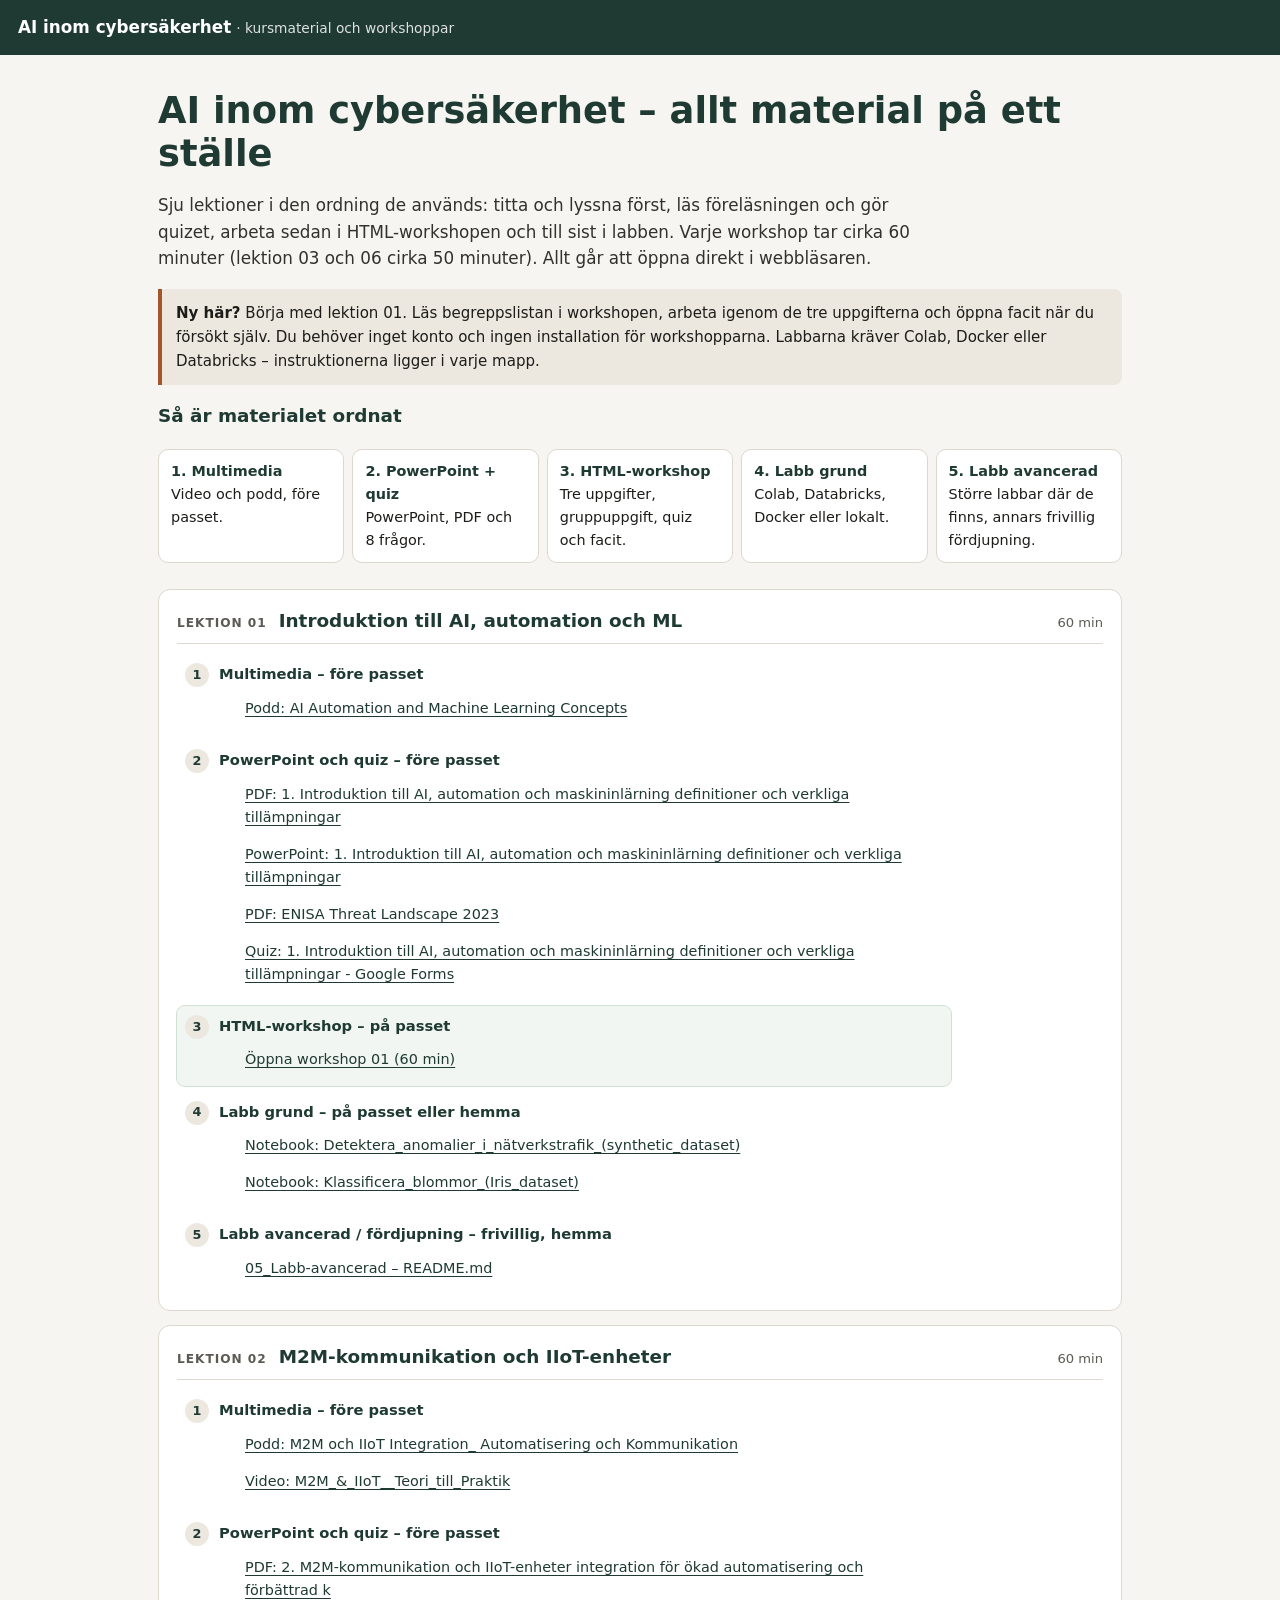
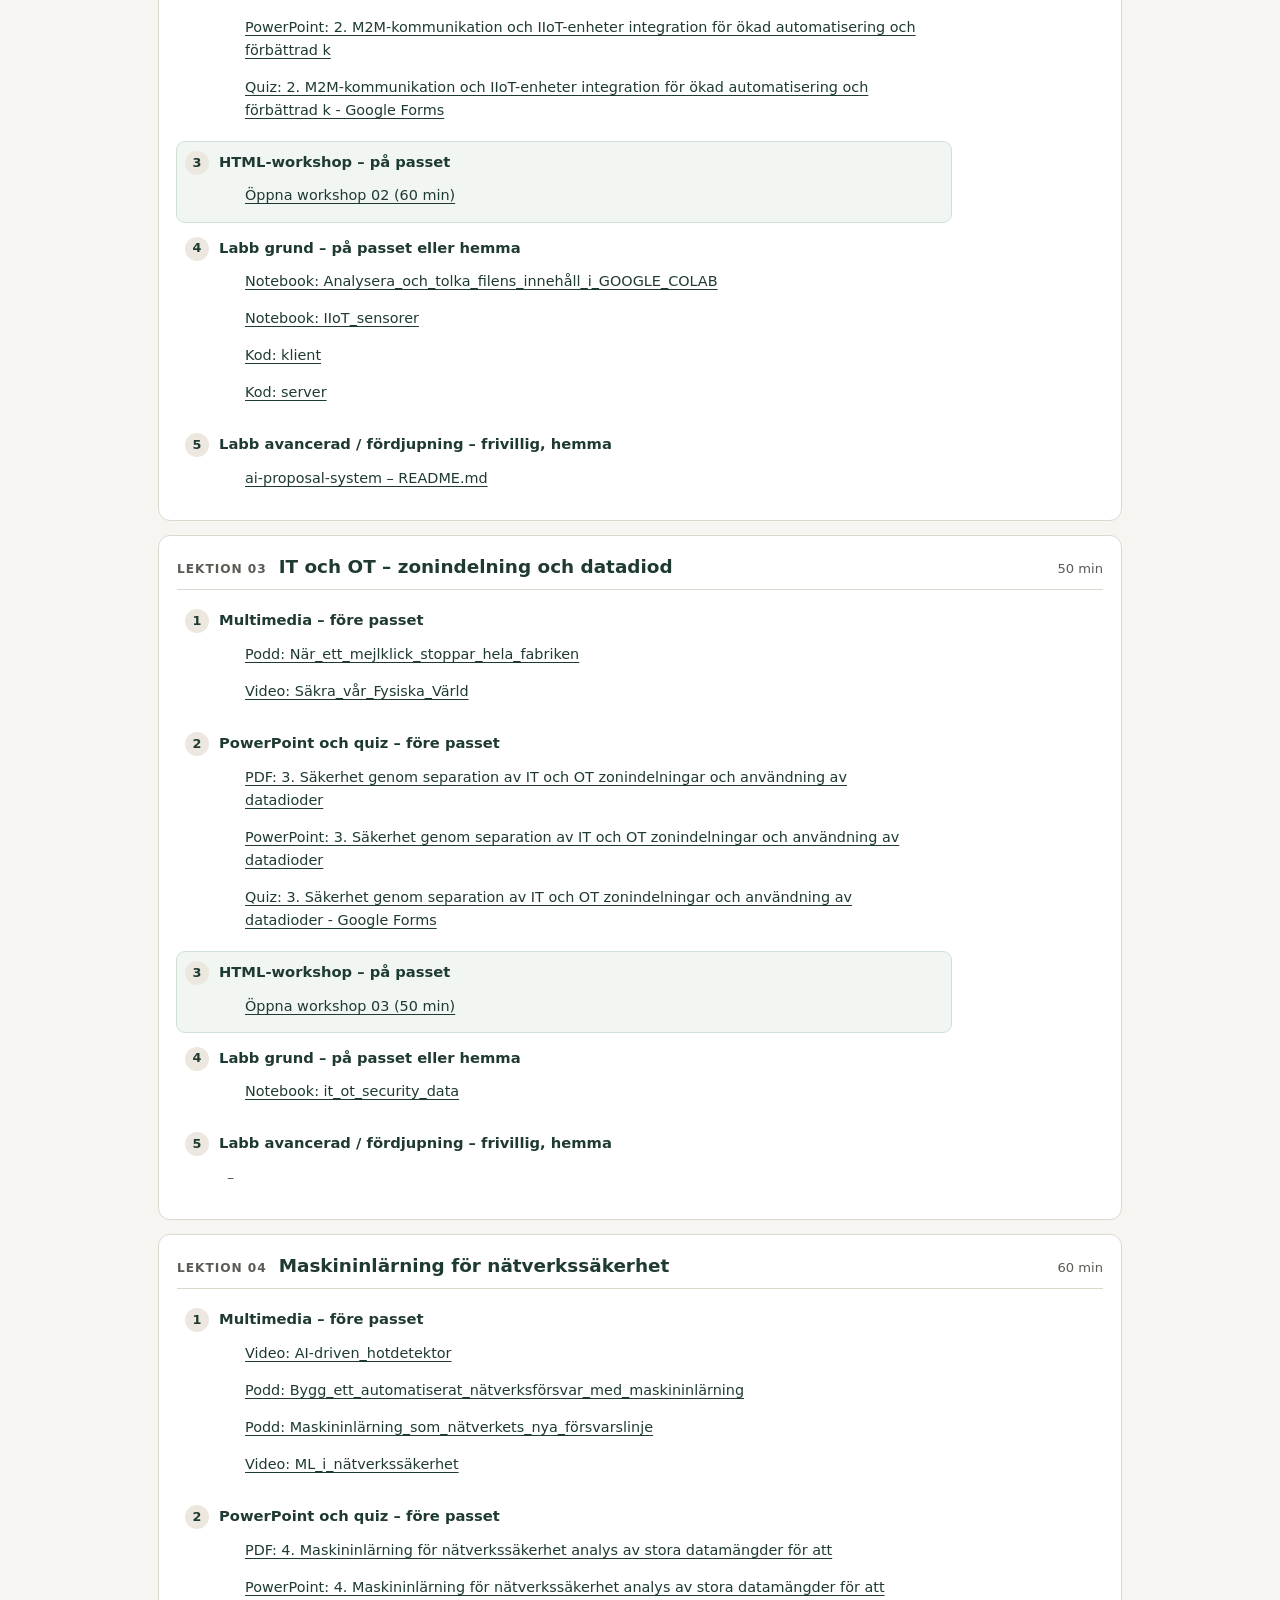
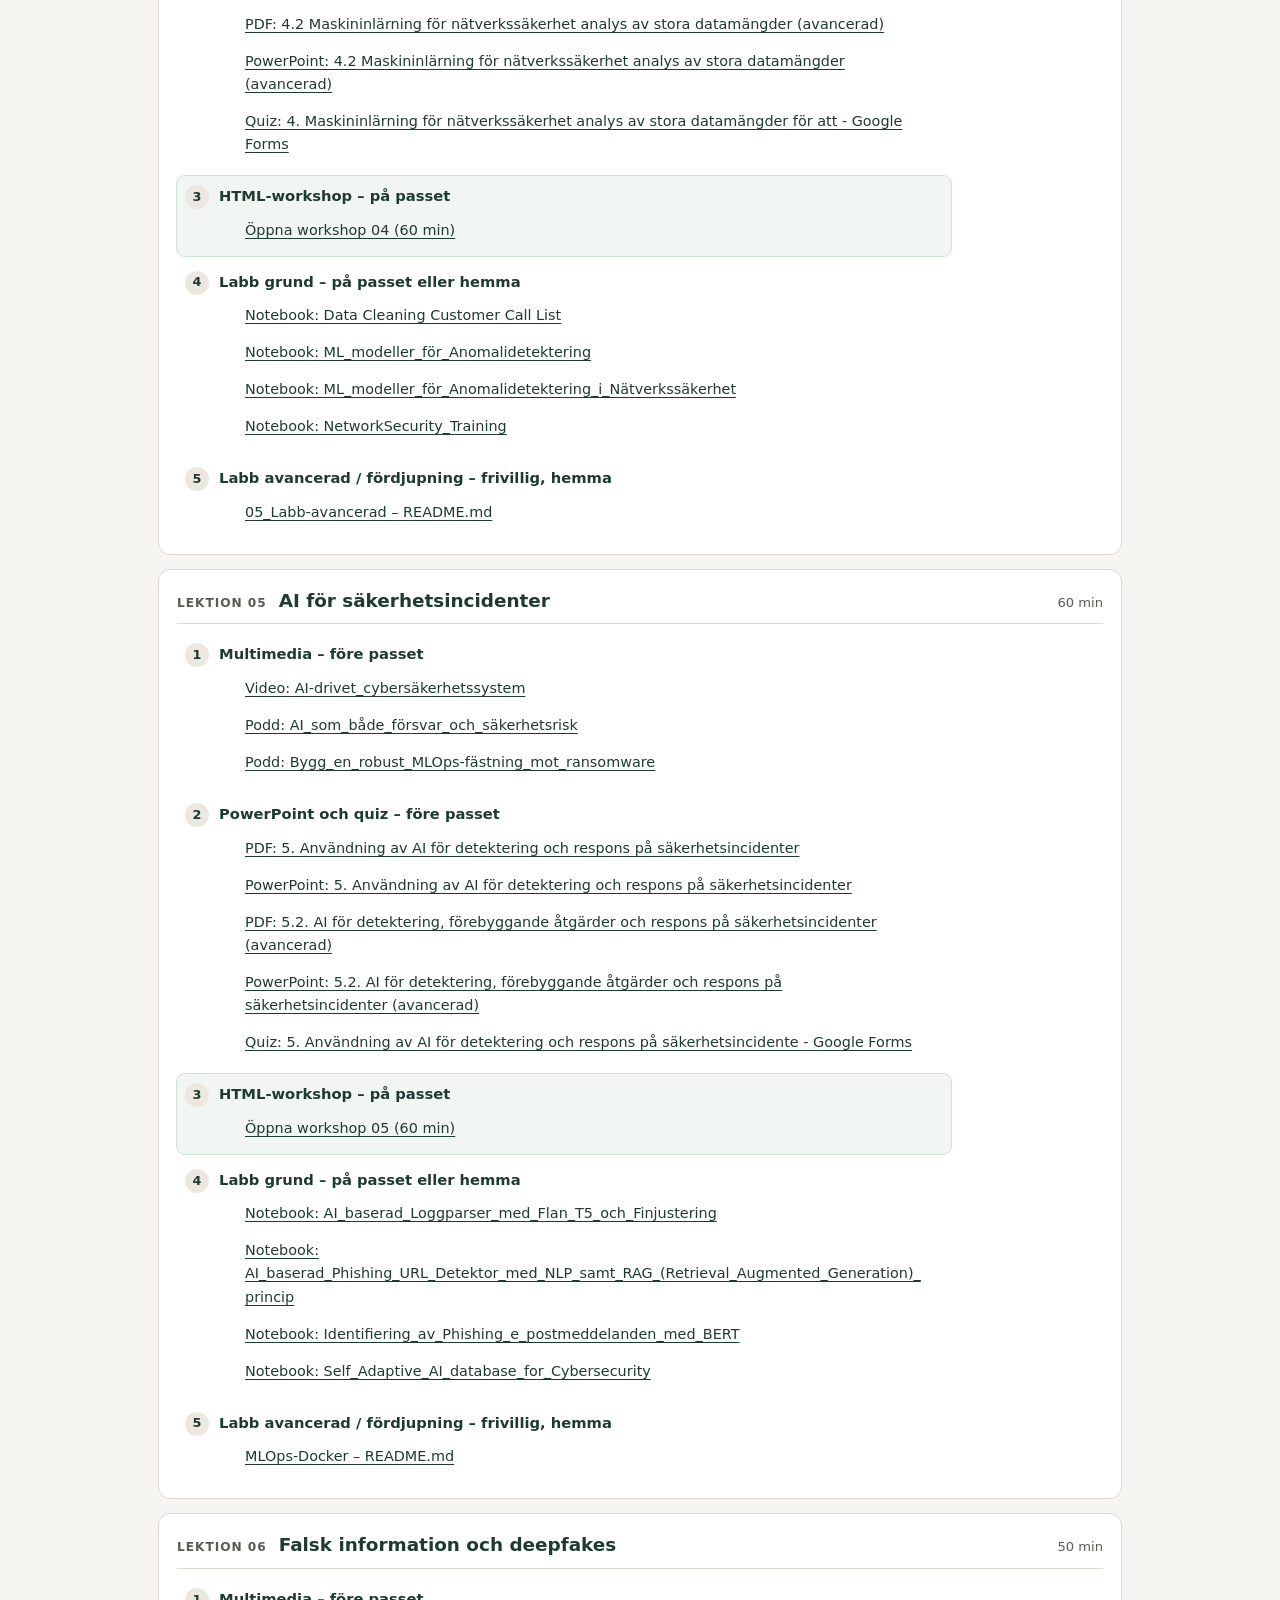
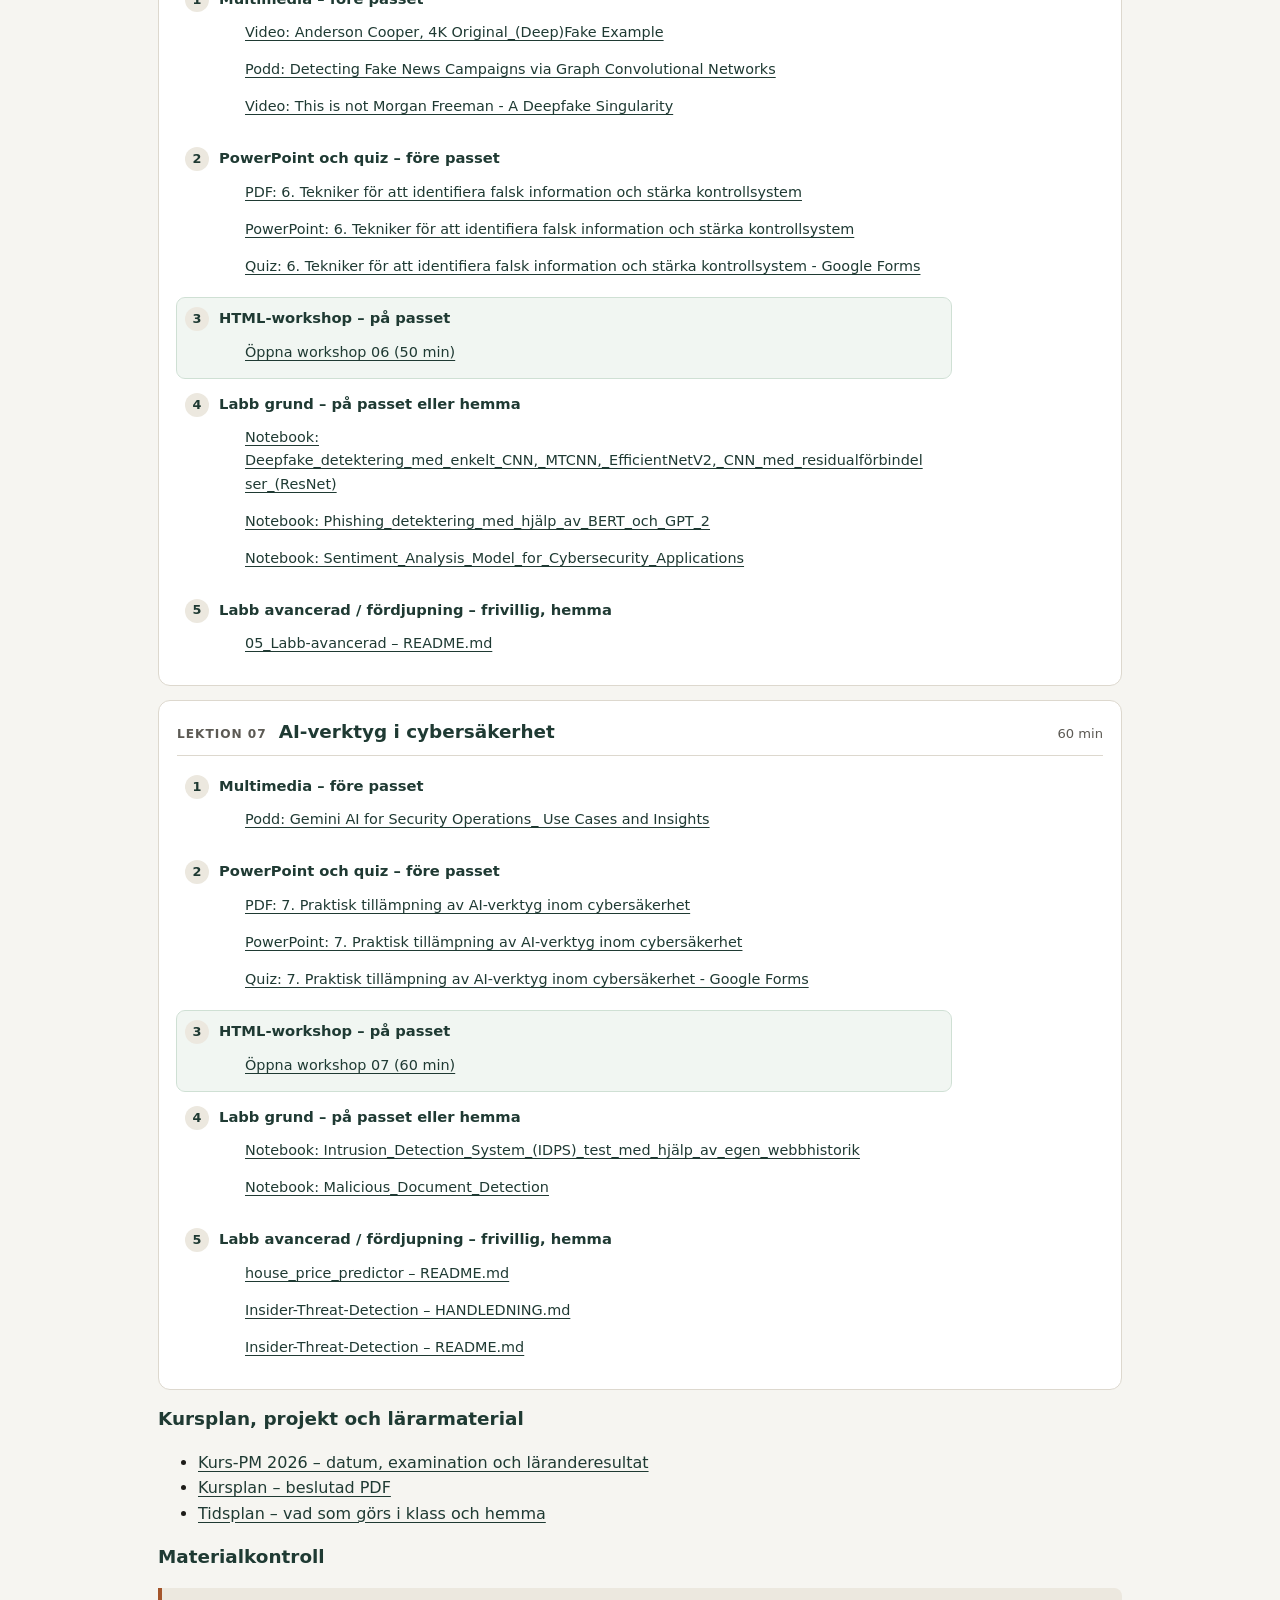
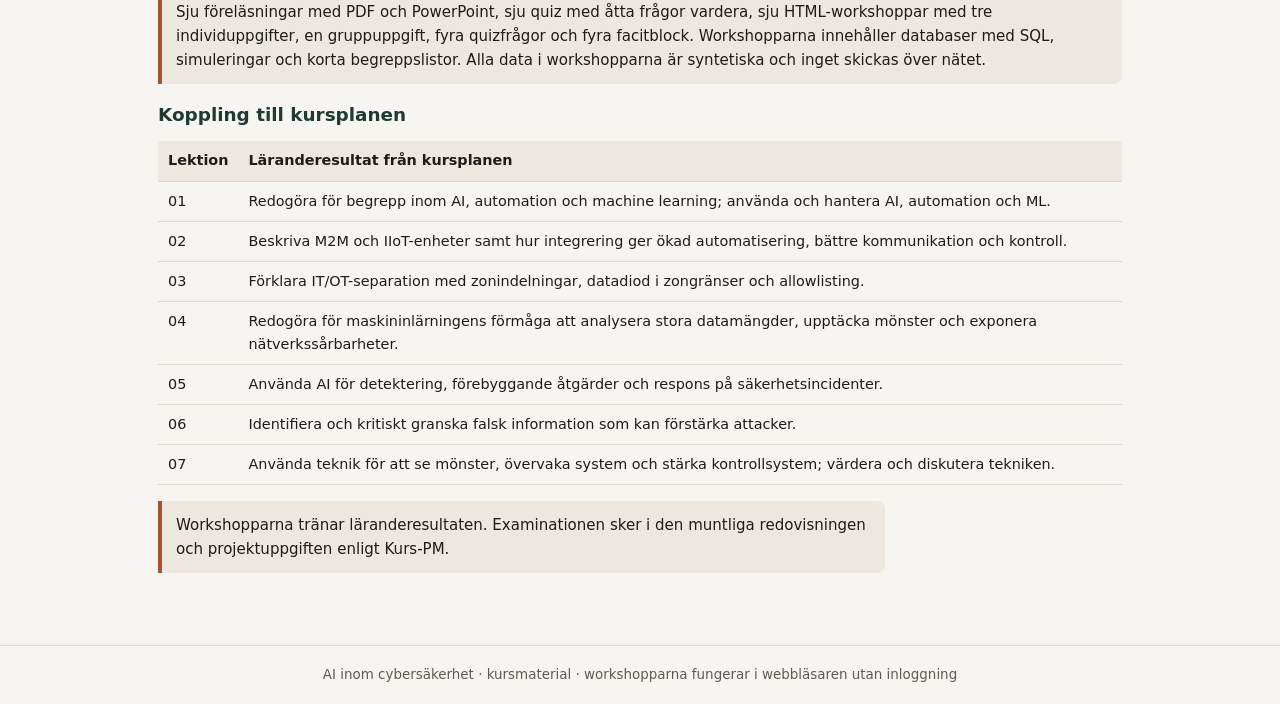
<file: index.html>
<!DOCTYPE html>
<html lang="sv">
<head>
<meta charset="utf-8">
<meta name="viewport" content="width=device-width, initial-scale=1">
<title>AI inom cybersäkerhet – kursmaterial</title>
<style>
:root{--dark:#1f3a33;--acc:#a4552b;--bg:#f6f5f1;--card:#fff;--ink:#1d1c19;--muted:#5c5a54;--line:#ddd8ce;--soft:#ece8df}
*{box-sizing:border-box}
body{margin:0;background:var(--bg);color:var(--ink);font:16px/1.6 system-ui,-apple-system,"Segoe UI",Roboto,Arial,sans-serif}
header{background:var(--dark);color:#fff;padding:14px 18px}
header strong{font-size:1.05rem} header span{font-size:.86rem;opacity:.85}
main{max-width:1000px;margin:0 auto;padding:28px 18px 56px}
h1{font-size:clamp(1.7rem,3.4vw,2.3rem);line-height:1.15;margin:.2em 0 .4em;color:var(--dark)}
.lead{font-size:1.05rem;max-width:74ch;color:#33312c}
h2{font-size:1.15rem;margin:0;color:var(--dark)}
p,li{max-width:76ch}
.note{background:var(--soft);border-left:4px solid var(--acc);border-radius:0 8px 8px 0;padding:12px 14px;font-size:.94rem;margin:16px 0}
.order{display:grid;gap:8px;grid-template-columns:repeat(auto-fit,minmax(170px,1fr));margin:18px 0 26px;padding:0;list-style:none}
.order li{background:var(--card);border:1px solid var(--line);border-radius:10px;padding:10px 12px;font-size:.9rem}
.order b{display:block;color:var(--dark)}
.lesson{background:var(--card);border:1px solid var(--line);border-radius:12px;padding:16px 18px;margin:14px 0}
.lhead{display:flex;flex-wrap:wrap;align-items:baseline;gap:8px 12px;border-bottom:1px solid var(--line);padding-bottom:8px}
.lhead .no{font-size:.76rem;letter-spacing:.08em;text-transform:uppercase;color:var(--muted);font-weight:700}
.lhead .time{margin-left:auto;font-size:.82rem;color:var(--muted)}
.steps{list-style:none;margin:10px 0 0;padding:0;display:grid;gap:6px}
.steps li{display:flex;gap:10px;padding:7px 8px;border-radius:8px;min-width:0}
.steps li>div{min-width:0}
.steps a{overflow-wrap:anywhere}
.tablewrap{overflow-x:auto;margin:12px 0}
table{width:100%;border-collapse:collapse;font-size:.9rem;min-width:560px}
th,td{text-align:left;padding:8px 10px;border-bottom:1px solid var(--line);vertical-align:top}
th{background:var(--soft);font-weight:600}
.steps li.hl{background:#f1f6f2;outline:1px solid #cfe0d4}
.steps .step{flex:0 0 24px;height:24px;border-radius:50%;background:var(--soft);color:var(--dark);font-size:.8rem;font-weight:700;display:grid;place-items:center;margin-top:2px}
.steps b{font-size:.92rem;color:var(--dark)}
.steps ul{margin:3px 0 0;padding-left:18px;font-size:.9rem}
.steps li.none{color:var(--muted);list-style:none;margin-left:-18px}
.missing{color:#a32b1c;font-size:.85rem}
a{color:var(--dark);text-underline-offset:3px}
footer{border-top:1px solid var(--line);padding:18px;text-align:center;color:var(--muted);font-size:.84rem}
@media(max-width:520px){main{padding:18px 12px 40px}.lesson{padding:14px 12px}.lhead .time{margin-left:0}}
@media print{header,footer,.note{display:none}body{background:#fff}.lesson{break-inside:avoid}}
</style>
</head>
<body>
<header><strong>AI inom cybersäkerhet</strong> <span>· kursmaterial och workshoppar</span></header>
<main>
<h1>AI inom cybersäkerhet – allt material på ett ställe</h1>
<p class="lead">Sju lektioner i den ordning de används: titta och lyssna först, läs föreläsningen och gör quizet,
arbeta sedan i HTML-workshopen och till sist i labben. Varje workshop tar cirka 60 minuter
(lektion 03 och 06 cirka 50 minuter). Allt går att öppna direkt i webbläsaren.</p>

<div class="note"><b>Ny här?</b> Börja med lektion 01. Läs begreppslistan i workshopen, arbeta igenom
de tre uppgifterna och öppna facit när du försökt själv. Du behöver inget konto och ingen installation
för workshopparna. Labbarna kräver Colab, Docker eller Databricks – instruktionerna ligger i varje mapp.</div>

<h2>Så är materialet ordnat</h2>
<ol class="order">
  <li><b>1. Multimedia</b>Video och podd, före passet.</li>
  <li><b>2. PowerPoint + quiz</b>PowerPoint, PDF och 8 frågor.</li>
  <li><b>3. HTML-workshop</b>Tre uppgifter, gruppuppgift, quiz och facit.</li>
  <li><b>4. Labb grund</b>Colab, Databricks, Docker eller lokalt.</li>
  <li><b>5. Labb avancerad</b>Större labbar där de finns, annars frivillig fördjupning.</li>
</ol>


<article class="lesson">
  <div class="lhead"><span class="no">Lektion 01</span><h2>Introduktion till AI, automation och ML</h2><span class="time">60 min</span></div>
  <ol class="steps">
    <li><span class="step">1</span><div><b>Multimedia – före passet</b><ul><li><a href="01_Introduktion%20till%20AI%2C%20automation%20och%20ML/01_Multimedia/AI%20Automation%20and%20Machine%20Learning%20Concepts.wav">Podd: AI Automation and Machine Learning Concepts</a></li></ul></div></li>
    <li><span class="step">2</span><div><b>PowerPoint och quiz – före passet</b><ul><li><a href="01_Introduktion%20till%20AI%2C%20automation%20och%20ML/02_PowerPoint-och-quiz/1.%20Introduktion%20till%20AI%2C%20automation%20och%20maskininl%C3%A4rning%20definitioner%20och%20verkliga%20till%C3%A4mpningar.pdf">PDF: 1. Introduktion till AI, automation och maskininlärning definitioner och verkliga tillämpningar</a></li><li><a href="01_Introduktion%20till%20AI%2C%20automation%20och%20ML/02_PowerPoint-och-quiz/1.%20Introduktion%20till%20AI%2C%20automation%20och%20maskininl%C3%A4rning%20definitioner%20och%20verkliga%20till%C3%A4mpningar.pptx">PowerPoint: 1. Introduktion till AI, automation och maskininlärning definitioner och verkliga tillämpningar</a></li><li><a href="01_Introduktion%20till%20AI%2C%20automation%20och%20ML/02_PowerPoint-och-quiz/ENISA%20Threat%20Landscape%202023.pdf">PDF: ENISA Threat Landscape 2023</a></li><li><a href="01_Introduktion%20till%20AI%2C%20automation%20och%20ML/02_PowerPoint-och-quiz/1.%20Introduktion%20till%20AI%2C%20automation%20och%20maskininl%C3%A4rning%20definitioner%20och%20verkliga%20till%C3%A4mpningar%20-%20Google%20Forms.pdf">Quiz: 1. Introduktion till AI, automation och maskininlärning definitioner och verkliga tillämpningar - Google Forms</a></li></ul></div></li>
    <li class="hl"><span class="step">3</span><div><b>HTML-workshop – på passet</b><ul><li><a href="01_Introduktion%20till%20AI%2C%20automation%20och%20ML/03_Workshop/workshop-01-introduktion-ai.html">Öppna workshop 01 (60 min)</a></li></ul></div></li>
    <li><span class="step">4</span><div><b>Labb grund – på passet eller hemma</b><ul><li><a href="01_Introduktion%20till%20AI%2C%20automation%20och%20ML/04_Labb-grund/Detektera_anomalier_i_n%C3%A4tverkstrafik_%28synthetic_dataset%29.ipynb">Notebook: Detektera_anomalier_i_nätverkstrafik_(synthetic_dataset)</a></li><li><a href="01_Introduktion%20till%20AI%2C%20automation%20och%20ML/04_Labb-grund/Klassificera_blommor_%28Iris_dataset%29.ipynb">Notebook: Klassificera_blommor_(Iris_dataset)</a></li></ul></div></li>
    <li><span class="step">5</span><div><b>Labb avancerad / fördjupning – frivillig, hemma</b><ul><li><a href="01_Introduktion%20till%20AI%2C%20automation%20och%20ML/05_Labb-avancerad/README.md">05_Labb-avancerad – README.md</a></li></ul></div></li>
  </ol>
</article>
<article class="lesson">
  <div class="lhead"><span class="no">Lektion 02</span><h2>M2M-kommunikation och IIoT-enheter</h2><span class="time">60 min</span></div>
  <ol class="steps">
    <li><span class="step">1</span><div><b>Multimedia – före passet</b><ul><li><a href="02_M2M-kommunikation%20och%20IIoT-enheter/01_Multimedia/M2M%20och%20IIoT%20Integration_%20Automatisering%20och%20Kommunikation.wav">Podd: M2M och IIoT Integration_ Automatisering och Kommunikation</a></li><li><a href="02_M2M-kommunikation%20och%20IIoT-enheter/01_Multimedia/M2M_%26_IIoT__Teori_till_Praktik.mp4">Video: M2M_&_IIoT__Teori_till_Praktik</a></li></ul></div></li>
    <li><span class="step">2</span><div><b>PowerPoint och quiz – före passet</b><ul><li><a href="02_M2M-kommunikation%20och%20IIoT-enheter/02_PowerPoint-och-quiz/2.%20M2M-kommunikation%20och%20IIoT-enheter%20integration%20f%C3%B6r%20%C3%B6kad%20automatisering%20och%20f%C3%B6rb%C3%A4ttrad%20k.pdf">PDF: 2. M2M-kommunikation och IIoT-enheter integration för ökad automatisering och förbättrad k</a></li><li><a href="02_M2M-kommunikation%20och%20IIoT-enheter/02_PowerPoint-och-quiz/2.%20M2M-kommunikation%20och%20IIoT-enheter%20integration%20f%C3%B6r%20%C3%B6kad%20automatisering%20och%20f%C3%B6rb%C3%A4ttrad%20k.pptx">PowerPoint: 2. M2M-kommunikation och IIoT-enheter integration för ökad automatisering och förbättrad k</a></li><li><a href="02_M2M-kommunikation%20och%20IIoT-enheter/02_PowerPoint-och-quiz/2.%20M2M-kommunikation%20och%20IIoT-enheter%20integration%20f%C3%B6r%20%C3%B6kad%20automatisering%20och%20f%C3%B6rb%C3%A4ttrad%20k%20-%20Google%20Forms.pdf">Quiz: 2. M2M-kommunikation och IIoT-enheter integration för ökad automatisering och förbättrad k - Google Forms</a></li></ul></div></li>
    <li class="hl"><span class="step">3</span><div><b>HTML-workshop – på passet</b><ul><li><a href="02_M2M-kommunikation%20och%20IIoT-enheter/03_Workshop/workshop-02-m2m-iiot.html">Öppna workshop 02 (60 min)</a></li></ul></div></li>
    <li><span class="step">4</span><div><b>Labb grund – på passet eller hemma</b><ul><li><a href="02_M2M-kommunikation%20och%20IIoT-enheter/04_Labb-grund/Analysera_och_tolka_filens_inneh%C3%A5ll_i_GOOGLE_COLAB.ipynb">Notebook: Analysera_och_tolka_filens_innehåll_i_GOOGLE_COLAB</a></li><li><a href="02_M2M-kommunikation%20och%20IIoT-enheter/04_Labb-grund/IIoT_sensorer.ipynb">Notebook: IIoT_sensorer</a></li><li><a href="02_M2M-kommunikation%20och%20IIoT-enheter/04_Labb-grund/klient.py">Kod: klient</a></li><li><a href="02_M2M-kommunikation%20och%20IIoT-enheter/04_Labb-grund/server.py">Kod: server</a></li></ul></div></li>
    <li><span class="step">5</span><div><b>Labb avancerad / fördjupning – frivillig, hemma</b><ul><li><a href="02_M2M-kommunikation%20och%20IIoT-enheter/05_Labb-avancerad/ai-proposal-system/README.md">ai-proposal-system – README.md</a></li></ul></div></li>
  </ol>
</article>
<article class="lesson">
  <div class="lhead"><span class="no">Lektion 03</span><h2>IT och OT – zonindelning och datadiod</h2><span class="time">50 min</span></div>
  <ol class="steps">
    <li><span class="step">1</span><div><b>Multimedia – före passet</b><ul><li><a href="03_IT%20och%20OT%20-%20zonindelning%20och%20datadiod/01_Multimedia/N%C3%A4r_ett_mejlklick_stoppar_hela_fabriken.m4a">Podd: När_ett_mejlklick_stoppar_hela_fabriken</a></li><li><a href="03_IT%20och%20OT%20-%20zonindelning%20och%20datadiod/01_Multimedia/S%C3%A4kra_v%C3%A5r_Fysiska_V%C3%A4rld.mp4">Video: Säkra_vår_Fysiska_Värld</a></li></ul></div></li>
    <li><span class="step">2</span><div><b>PowerPoint och quiz – före passet</b><ul><li><a href="03_IT%20och%20OT%20-%20zonindelning%20och%20datadiod/02_PowerPoint-och-quiz/3.%20S%C3%A4kerhet%20genom%20separation%20av%20IT%20och%20OT%20zonindelningar%20och%20anv%C3%A4ndning%20av%20datadioder.pdf">PDF: 3. Säkerhet genom separation av IT och OT zonindelningar och användning av datadioder</a></li><li><a href="03_IT%20och%20OT%20-%20zonindelning%20och%20datadiod/02_PowerPoint-och-quiz/3.%20S%C3%A4kerhet%20genom%20separation%20av%20IT%20och%20OT%20zonindelningar%20och%20anv%C3%A4ndning%20av%20datadioder.pptx">PowerPoint: 3. Säkerhet genom separation av IT och OT zonindelningar och användning av datadioder</a></li><li><a href="03_IT%20och%20OT%20-%20zonindelning%20och%20datadiod/02_PowerPoint-och-quiz/3.%20S%C3%A4kerhet%20genom%20separation%20av%20IT%20och%20OT%20zonindelningar%20och%20anv%C3%A4ndning%20av%20datadioder%20-%20Google%20Forms.pdf">Quiz: 3. Säkerhet genom separation av IT och OT zonindelningar och användning av datadioder - Google Forms</a></li></ul></div></li>
    <li class="hl"><span class="step">3</span><div><b>HTML-workshop – på passet</b><ul><li><a href="03_IT%20och%20OT%20-%20zonindelning%20och%20datadiod/03_Workshop/workshop-03-it-ot.html">Öppna workshop 03 (50 min)</a></li></ul></div></li>
    <li><span class="step">4</span><div><b>Labb grund – på passet eller hemma</b><ul><li><a href="03_IT%20och%20OT%20-%20zonindelning%20och%20datadiod/04_Labb-grund/it_ot_security_data.ipynb">Notebook: it_ot_security_data</a></li></ul></div></li>
    <li><span class="step">5</span><div><b>Labb avancerad / fördjupning – frivillig, hemma</b><ul><li class="none">–</li></ul></div></li>
  </ol>
</article>
<article class="lesson">
  <div class="lhead"><span class="no">Lektion 04</span><h2>Maskininlärning för nätverkssäkerhet</h2><span class="time">60 min</span></div>
  <ol class="steps">
    <li><span class="step">1</span><div><b>Multimedia – före passet</b><ul><li><a href="04_Maskininl%C3%A4rning%20f%C3%B6r%20n%C3%A4tverkss%C3%A4kerhet/01_Multimedia/4.2%20ML%20f%C3%B6r%20stora%20datam%C3%A4ngder/AI-driven_hotdetektor.mp4">Video: AI-driven_hotdetektor</a></li><li><a href="04_Maskininl%C3%A4rning%20f%C3%B6r%20n%C3%A4tverkss%C3%A4kerhet/01_Multimedia/4.2%20ML%20f%C3%B6r%20stora%20datam%C3%A4ngder/Bygg_ett_automatiserat_n%C3%A4tverksf%C3%B6rsvar_med_maskininl%C3%A4rning.m4a">Podd: Bygg_ett_automatiserat_nätverksförsvar_med_maskininlärning</a></li><li><a href="04_Maskininl%C3%A4rning%20f%C3%B6r%20n%C3%A4tverkss%C3%A4kerhet/01_Multimedia/Maskininl%C3%A4rning_som_n%C3%A4tverkets_nya_f%C3%B6rsvarslinje.m4a">Podd: Maskininlärning_som_nätverkets_nya_försvarslinje</a></li><li><a href="04_Maskininl%C3%A4rning%20f%C3%B6r%20n%C3%A4tverkss%C3%A4kerhet/01_Multimedia/ML_i_n%C3%A4tverkss%C3%A4kerhet.mp4">Video: ML_i_nätverkssäkerhet</a></li></ul></div></li>
    <li><span class="step">2</span><div><b>PowerPoint och quiz – före passet</b><ul><li><a href="04_Maskininl%C3%A4rning%20f%C3%B6r%20n%C3%A4tverkss%C3%A4kerhet/02_PowerPoint-och-quiz/4.%20Maskininl%C3%A4rning%20f%C3%B6r%20n%C3%A4tverkss%C3%A4kerhet%20analys%20av%20stora%20datam%C3%A4ngder%20f%C3%B6r%20att%20.pdf">PDF: 4. Maskininlärning för nätverkssäkerhet analys av stora datamängder för att </a></li><li><a href="04_Maskininl%C3%A4rning%20f%C3%B6r%20n%C3%A4tverkss%C3%A4kerhet/02_PowerPoint-och-quiz/4.%20Maskininl%C3%A4rning%20f%C3%B6r%20n%C3%A4tverkss%C3%A4kerhet%20analys%20av%20stora%20datam%C3%A4ngder%20f%C3%B6r%20att%20.pptx">PowerPoint: 4. Maskininlärning för nätverkssäkerhet analys av stora datamängder för att </a></li><li><a href="04_Maskininl%C3%A4rning%20f%C3%B6r%20n%C3%A4tverkss%C3%A4kerhet/02_PowerPoint-och-quiz/4.2%20ML%20f%C3%B6r%20stora%20datam%C3%A4ngder/4.2%20Maskininl%C3%A4rning%20f%C3%B6r%20n%C3%A4tverkss%C3%A4kerhet%20analys%20av%20stora%20datam%C3%A4ngder%20%28avancerad%29.pdf">PDF: 4.2 Maskininlärning för nätverkssäkerhet analys av stora datamängder (avancerad)</a></li><li><a href="04_Maskininl%C3%A4rning%20f%C3%B6r%20n%C3%A4tverkss%C3%A4kerhet/02_PowerPoint-och-quiz/4.2%20ML%20f%C3%B6r%20stora%20datam%C3%A4ngder/4.2%20Maskininl%C3%A4rning%20f%C3%B6r%20n%C3%A4tverkss%C3%A4kerhet%20analys%20av%20stora%20datam%C3%A4ngder%20%28avancerad%29.pptx">PowerPoint: 4.2 Maskininlärning för nätverkssäkerhet analys av stora datamängder (avancerad)</a></li><li><a href="04_Maskininl%C3%A4rning%20f%C3%B6r%20n%C3%A4tverkss%C3%A4kerhet/02_PowerPoint-och-quiz/4.%20Maskininl%C3%A4rning%20f%C3%B6r%20n%C3%A4tverkss%C3%A4kerhet%20analys%20av%20stora%20datam%C3%A4ngder%20f%C3%B6r%20att%20-%20Google%20Forms.pdf">Quiz: 4. Maskininlärning för nätverkssäkerhet analys av stora datamängder för att - Google Forms</a></li></ul></div></li>
    <li class="hl"><span class="step">3</span><div><b>HTML-workshop – på passet</b><ul><li><a href="04_Maskininl%C3%A4rning%20f%C3%B6r%20n%C3%A4tverkss%C3%A4kerhet/03_Workshop/workshop-04-ml-natverkssakerhet.html">Öppna workshop 04 (60 min)</a></li></ul></div></li>
    <li><span class="step">4</span><div><b>Labb grund – på passet eller hemma</b><ul><li><a href="04_Maskininl%C3%A4rning%20f%C3%B6r%20n%C3%A4tverkss%C3%A4kerhet/04_Labb-grund/Data%20Cleaning%20Customer%20Call%20List.ipynb">Notebook: Data Cleaning Customer Call List</a></li><li><a href="04_Maskininl%C3%A4rning%20f%C3%B6r%20n%C3%A4tverkss%C3%A4kerhet/04_Labb-grund/ML_modeller_f%C3%B6r_Anomalidetektering.ipynb">Notebook: ML_modeller_för_Anomalidetektering</a></li><li><a href="04_Maskininl%C3%A4rning%20f%C3%B6r%20n%C3%A4tverkss%C3%A4kerhet/04_Labb-grund/ML_modeller_f%C3%B6r_Anomalidetektering_i_N%C3%A4tverkss%C3%A4kerhet.ipynb">Notebook: ML_modeller_för_Anomalidetektering_i_Nätverkssäkerhet</a></li><li><a href="04_Maskininl%C3%A4rning%20f%C3%B6r%20n%C3%A4tverkss%C3%A4kerhet/04_Labb-grund/NetworkSecurity_Training.ipynb">Notebook: NetworkSecurity_Training</a></li></ul></div></li>
    <li><span class="step">5</span><div><b>Labb avancerad / fördjupning – frivillig, hemma</b><ul><li><a href="04_Maskininl%C3%A4rning%20f%C3%B6r%20n%C3%A4tverkss%C3%A4kerhet/05_Labb-avancerad/README.md">05_Labb-avancerad – README.md</a></li></ul></div></li>
  </ol>
</article>
<article class="lesson">
  <div class="lhead"><span class="no">Lektion 05</span><h2>AI för säkerhetsincidenter</h2><span class="time">60 min</span></div>
  <ol class="steps">
    <li><span class="step">1</span><div><b>Multimedia – före passet</b><ul><li><a href="05_AI%20f%C3%B6r%20s%C3%A4kerhetsincidenter/01_Multimedia/AI-drivet_cybers%C3%A4kerhetssystem.mp4">Video: AI-drivet_cybersäkerhetssystem</a></li><li><a href="05_AI%20f%C3%B6r%20s%C3%A4kerhetsincidenter/01_Multimedia/AI_som_b%C3%A5de_f%C3%B6rsvar_och_s%C3%A4kerhetsrisk.m4a">Podd: AI_som_både_försvar_och_säkerhetsrisk</a></li><li><a href="05_AI%20f%C3%B6r%20s%C3%A4kerhetsincidenter/01_Multimedia/Bygg_en_robust_MLOps-f%C3%A4stning_mot_ransomware.m4a">Podd: Bygg_en_robust_MLOps-fästning_mot_ransomware</a></li></ul></div></li>
    <li><span class="step">2</span><div><b>PowerPoint och quiz – före passet</b><ul><li><a href="05_AI%20f%C3%B6r%20s%C3%A4kerhetsincidenter/02_PowerPoint-och-quiz/5.%20Anv%C3%A4ndning%20av%20AI%20f%C3%B6r%20detektering%20och%20respons%20p%C3%A5%20s%C3%A4kerhetsincidenter.pdf">PDF: 5. Användning av AI för detektering och respons på säkerhetsincidenter</a></li><li><a href="05_AI%20f%C3%B6r%20s%C3%A4kerhetsincidenter/02_PowerPoint-och-quiz/5.%20Anv%C3%A4ndning%20av%20AI%20f%C3%B6r%20detektering%20och%20respons%20p%C3%A5%20s%C3%A4kerhetsincidenter.pptx">PowerPoint: 5. Användning av AI för detektering och respons på säkerhetsincidenter</a></li><li><a href="05_AI%20f%C3%B6r%20s%C3%A4kerhetsincidenter/02_PowerPoint-och-quiz/5.2.%20AI%20f%C3%B6r%20detektering%2C%20f%C3%B6rebyggande%20%C3%A5tg%C3%A4rder%20och%20respons%20p%C3%A5%20s%C3%A4kerhetsincidenter%20%28avancerad%29.pdf">PDF: 5.2. AI för detektering, förebyggande åtgärder och respons på säkerhetsincidenter (avancerad)</a></li><li><a href="05_AI%20f%C3%B6r%20s%C3%A4kerhetsincidenter/02_PowerPoint-och-quiz/5.2.%20AI%20f%C3%B6r%20detektering%2C%20f%C3%B6rebyggande%20%C3%A5tg%C3%A4rder%20och%20respons%20p%C3%A5%20s%C3%A4kerhetsincidenter%20%28avancerad%29.pptx">PowerPoint: 5.2. AI för detektering, förebyggande åtgärder och respons på säkerhetsincidenter (avancerad)</a></li><li><a href="05_AI%20f%C3%B6r%20s%C3%A4kerhetsincidenter/02_PowerPoint-och-quiz/5.%20Anv%C3%A4ndning%20av%20AI%20f%C3%B6r%20detektering%20och%20respons%20p%C3%A5%20s%C3%A4kerhetsincidente%20-%20Google%20Forms.pdf">Quiz: 5. Användning av AI för detektering och respons på säkerhetsincidente - Google Forms</a></li></ul></div></li>
    <li class="hl"><span class="step">3</span><div><b>HTML-workshop – på passet</b><ul><li><a href="05_AI%20f%C3%B6r%20s%C3%A4kerhetsincidenter/03_Workshop/workshop-05-ai-incidenter.html">Öppna workshop 05 (60 min)</a></li></ul></div></li>
    <li><span class="step">4</span><div><b>Labb grund – på passet eller hemma</b><ul><li><a href="05_AI%20f%C3%B6r%20s%C3%A4kerhetsincidenter/04_Labb-grund/AI_baserad_Loggparser_med_Flan_T5_och_Finjustering.ipynb">Notebook: AI_baserad_Loggparser_med_Flan_T5_och_Finjustering</a></li><li><a href="05_AI%20f%C3%B6r%20s%C3%A4kerhetsincidenter/04_Labb-grund/AI_baserad_Phishing_URL_Detektor_med_NLP_samt_RAG_%28Retrieval_Augmented_Generation%29_princip.ipynb">Notebook: AI_baserad_Phishing_URL_Detektor_med_NLP_samt_RAG_(Retrieval_Augmented_Generation)_princip</a></li><li><a href="05_AI%20f%C3%B6r%20s%C3%A4kerhetsincidenter/04_Labb-grund/Identifiering_av_Phishing_e_postmeddelanden_med_BERT.ipynb">Notebook: Identifiering_av_Phishing_e_postmeddelanden_med_BERT</a></li><li><a href="05_AI%20f%C3%B6r%20s%C3%A4kerhetsincidenter/04_Labb-grund/Self_Adaptive_AI_database_for_Cybersecurity.ipynb">Notebook: Self_Adaptive_AI_database_for_Cybersecurity</a></li></ul></div></li>
    <li><span class="step">5</span><div><b>Labb avancerad / fördjupning – frivillig, hemma</b><ul><li><a href="05_AI%20f%C3%B6r%20s%C3%A4kerhetsincidenter/05_Labb-avancerad/MLOps-Docker/README.md">MLOps-Docker – README.md</a></li></ul></div></li>
  </ol>
</article>
<article class="lesson">
  <div class="lhead"><span class="no">Lektion 06</span><h2>Falsk information och deepfakes</h2><span class="time">50 min</span></div>
  <ol class="steps">
    <li><span class="step">1</span><div><b>Multimedia – före passet</b><ul><li><a href="06_Falsk%20information%20och%20deepfakes/01_Multimedia/Anderson%20Cooper%2C%204K%20Original_%28Deep%29Fake%20Example.mp4">Video: Anderson Cooper, 4K Original_(Deep)Fake Example</a></li><li><a href="06_Falsk%20information%20och%20deepfakes/01_Multimedia/Detecting%20Fake%20News%20Campaigns%20via%20Graph%20Convolutional%20Networks.wav">Podd: Detecting Fake News Campaigns via Graph Convolutional Networks</a></li><li><a href="06_Falsk%20information%20och%20deepfakes/01_Multimedia/This%20is%20not%20Morgan%20Freeman%20%20-%20%20A%20Deepfake%20Singularity.mp4">Video: This is not Morgan Freeman  -  A Deepfake Singularity</a></li></ul></div></li>
    <li><span class="step">2</span><div><b>PowerPoint och quiz – före passet</b><ul><li><a href="06_Falsk%20information%20och%20deepfakes/02_PowerPoint-och-quiz/6.%20Tekniker%20f%C3%B6r%20att%20identifiera%20falsk%20information%20och%20st%C3%A4rka%20kontrollsystem.pdf">PDF: 6. Tekniker för att identifiera falsk information och stärka kontrollsystem</a></li><li><a href="06_Falsk%20information%20och%20deepfakes/02_PowerPoint-och-quiz/6.%20Tekniker%20f%C3%B6r%20att%20identifiera%20falsk%20information%20och%20st%C3%A4rka%20kontrollsystem.pptx">PowerPoint: 6. Tekniker för att identifiera falsk information och stärka kontrollsystem</a></li><li><a href="06_Falsk%20information%20och%20deepfakes/02_PowerPoint-och-quiz/6.%20Tekniker%20f%C3%B6r%20att%20identifiera%20falsk%20information%20och%20st%C3%A4rka%20kontrollsystem%20-%20Google%20Forms.pdf">Quiz: 6. Tekniker för att identifiera falsk information och stärka kontrollsystem - Google Forms</a></li></ul></div></li>
    <li class="hl"><span class="step">3</span><div><b>HTML-workshop – på passet</b><ul><li><a href="06_Falsk%20information%20och%20deepfakes/03_Workshop/workshop-06-falsk-information.html">Öppna workshop 06 (50 min)</a></li></ul></div></li>
    <li><span class="step">4</span><div><b>Labb grund – på passet eller hemma</b><ul><li><a href="06_Falsk%20information%20och%20deepfakes/04_Labb-grund/Deepfake_detektering_med_enkelt_CNN%2C_MTCNN%2C_EfficientNetV2%2C_CNN_med_residualf%C3%B6rbindelser_%28ResNet%29.ipynb">Notebook: Deepfake_detektering_med_enkelt_CNN,_MTCNN,_EfficientNetV2,_CNN_med_residualförbindelser_(ResNet)</a></li><li><a href="06_Falsk%20information%20och%20deepfakes/04_Labb-grund/Phishing_detektering_med_hj%C3%A4lp_av_BERT_och_GPT_2.ipynb">Notebook: Phishing_detektering_med_hjälp_av_BERT_och_GPT_2</a></li><li><a href="06_Falsk%20information%20och%20deepfakes/04_Labb-grund/Sentiment_Analysis_Model_for_Cybersecurity_Applications.ipynb">Notebook: Sentiment_Analysis_Model_for_Cybersecurity_Applications</a></li></ul></div></li>
    <li><span class="step">5</span><div><b>Labb avancerad / fördjupning – frivillig, hemma</b><ul><li><a href="06_Falsk%20information%20och%20deepfakes/05_Labb-avancerad/README.md">05_Labb-avancerad – README.md</a></li></ul></div></li>
  </ol>
</article>
<article class="lesson">
  <div class="lhead"><span class="no">Lektion 07</span><h2>AI-verktyg i cybersäkerhet</h2><span class="time">60 min</span></div>
  <ol class="steps">
    <li><span class="step">1</span><div><b>Multimedia – före passet</b><ul><li><a href="07_AI-verktyg%20i%20cybers%C3%A4kerhet/01_Multimedia/Gemini%20AI%20for%20Security%20Operations_%20Use%20Cases%20and%20Insights.wav">Podd: Gemini AI for Security Operations_ Use Cases and Insights</a></li></ul></div></li>
    <li><span class="step">2</span><div><b>PowerPoint och quiz – före passet</b><ul><li><a href="07_AI-verktyg%20i%20cybers%C3%A4kerhet/02_PowerPoint-och-quiz/7.%20Praktisk%20till%C3%A4mpning%20av%20AI-verktyg%20inom%20cybers%C3%A4kerhet.pdf">PDF: 7. Praktisk tillämpning av AI-verktyg inom cybersäkerhet</a></li><li><a href="07_AI-verktyg%20i%20cybers%C3%A4kerhet/02_PowerPoint-och-quiz/7.%20Praktisk%20till%C3%A4mpning%20av%20AI-verktyg%20inom%20cybers%C3%A4kerhet.pptx">PowerPoint: 7. Praktisk tillämpning av AI-verktyg inom cybersäkerhet</a></li><li><a href="07_AI-verktyg%20i%20cybers%C3%A4kerhet/02_PowerPoint-och-quiz/7.%20Praktisk%20till%C3%A4mpning%20av%20AI-verktyg%20inom%20cybers%C3%A4kerhet%20-%20Google%20Forms.pdf">Quiz: 7. Praktisk tillämpning av AI-verktyg inom cybersäkerhet - Google Forms</a></li></ul></div></li>
    <li class="hl"><span class="step">3</span><div><b>HTML-workshop – på passet</b><ul><li><a href="07_AI-verktyg%20i%20cybers%C3%A4kerhet/03_Workshop/workshop-07-ai-cybersakerhetsverktyg.html">Öppna workshop 07 (60 min)</a></li></ul></div></li>
    <li><span class="step">4</span><div><b>Labb grund – på passet eller hemma</b><ul><li><a href="07_AI-verktyg%20i%20cybers%C3%A4kerhet/04_Labb-grund/Intrusion_Detection_System_%28IDPS%29_test_med_hj%C3%A4lp_av_egen_webbhistorik.ipynb">Notebook: Intrusion_Detection_System_(IDPS)_test_med_hjälp_av_egen_webbhistorik</a></li><li><a href="07_AI-verktyg%20i%20cybers%C3%A4kerhet/04_Labb-grund/Malicious_Document_Detection.ipynb">Notebook: Malicious_Document_Detection</a></li></ul></div></li>
    <li><span class="step">5</span><div><b>Labb avancerad / fördjupning – frivillig, hemma</b><ul><li><a href="07_AI-verktyg%20i%20cybers%C3%A4kerhet/05_Labb-avancerad/house_price_predictor/README.md">house_price_predictor – README.md</a></li><li><a href="07_AI-verktyg%20i%20cybers%C3%A4kerhet/05_Labb-avancerad/Insider-Threat-Detection/HANDLEDNING.md">Insider-Threat-Detection – HANDLEDNING.md</a></li><li><a href="07_AI-verktyg%20i%20cybers%C3%A4kerhet/05_Labb-avancerad/Insider-Threat-Detection/README.md">Insider-Threat-Detection – README.md</a></li></ul></div></li>
  </ol>
</article>

<h2>Kursplan, projekt och lärarmaterial</h2>
<ul>
  <li><a href="00_Kursplan/Kurs-PM%202026.md">Kurs-PM 2026 – datum, examination och läranderesultat</a></li>
  <li><a href="00_Kursplan/Kursplan%20AI%2C%20Automation%20och%20Machine%20learning.pdf">Kursplan – beslutad PDF</a></li>
  <li><a href="00_Kursplan/Tidsplan%20och%20arbetsf%C3%B6rdelning.md">Tidsplan – vad som görs i klass och hemma</a></li>
</ul>

<h2>Materialkontroll</h2>
<div class="note">Sju föreläsningar med PDF och PowerPoint, sju quiz med åtta frågor vardera, sju
HTML-workshoppar med tre individuppgifter, en gruppuppgift, fyra quizfrågor och fyra facitblock.
Workshopparna innehåller databaser med SQL, simuleringar och korta begreppslistor. Alla data i
workshopparna är syntetiska och inget skickas över nätet.</div>

<h2>Koppling till kursplanen</h2>
<div class="tablewrap">
<table>
  <thead><tr><th>Lektion</th><th>Läranderesultat från kursplanen</th></tr></thead>
  <tbody>
    <tr><td>01</td><td>Redogöra för begrepp inom AI, automation och machine learning; använda och hantera AI, automation och ML.</td></tr>
    <tr><td>02</td><td>Beskriva M2M och IIoT-enheter samt hur integrering ger ökad automatisering, bättre kommunikation och kontroll.</td></tr>
    <tr><td>03</td><td>Förklara IT/OT-separation med zonindelningar, datadiod i zongränser och allowlisting.</td></tr>
    <tr><td>04</td><td>Redogöra för maskininlärningens förmåga att analysera stora datamängder, upptäcka mönster och exponera nätverkssårbarheter.</td></tr>
    <tr><td>05</td><td>Använda AI för detektering, förebyggande åtgärder och respons på säkerhetsincidenter.</td></tr>
    <tr><td>06</td><td>Identifiera och kritiskt granska falsk information som kan förstärka attacker.</td></tr>
    <tr><td>07</td><td>Använda teknik för att se mönster, övervaka system och stärka kontrollsystem; värdera och diskutera tekniken.</td></tr>
  </tbody>
</table>
</div>
<p class="note">Workshopparna tränar läranderesultaten. Examinationen sker i den muntliga redovisningen och projektuppgiften enligt Kurs-PM.</p>
</main>
<footer>AI inom cybersäkerhet · kursmaterial · workshopparna fungerar i webbläsaren utan inloggning</footer>
</body>
</html>
</file>
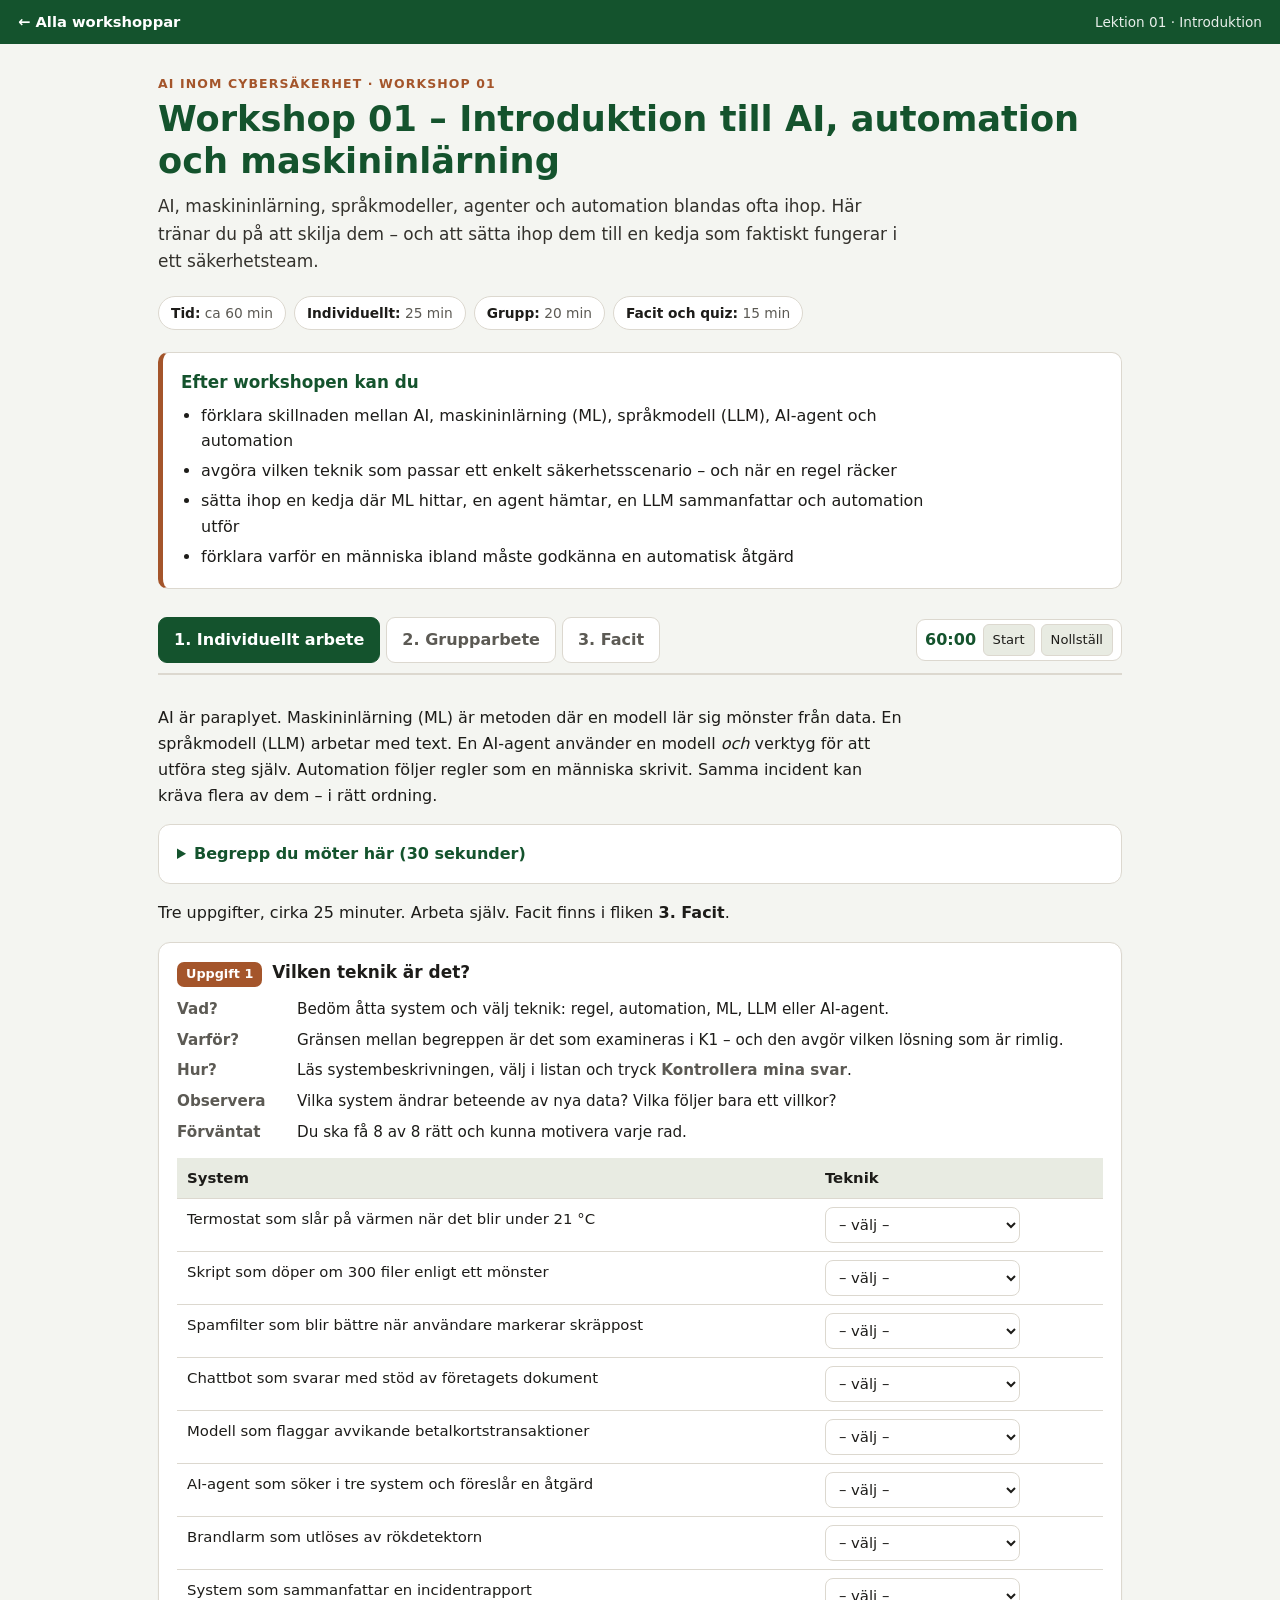
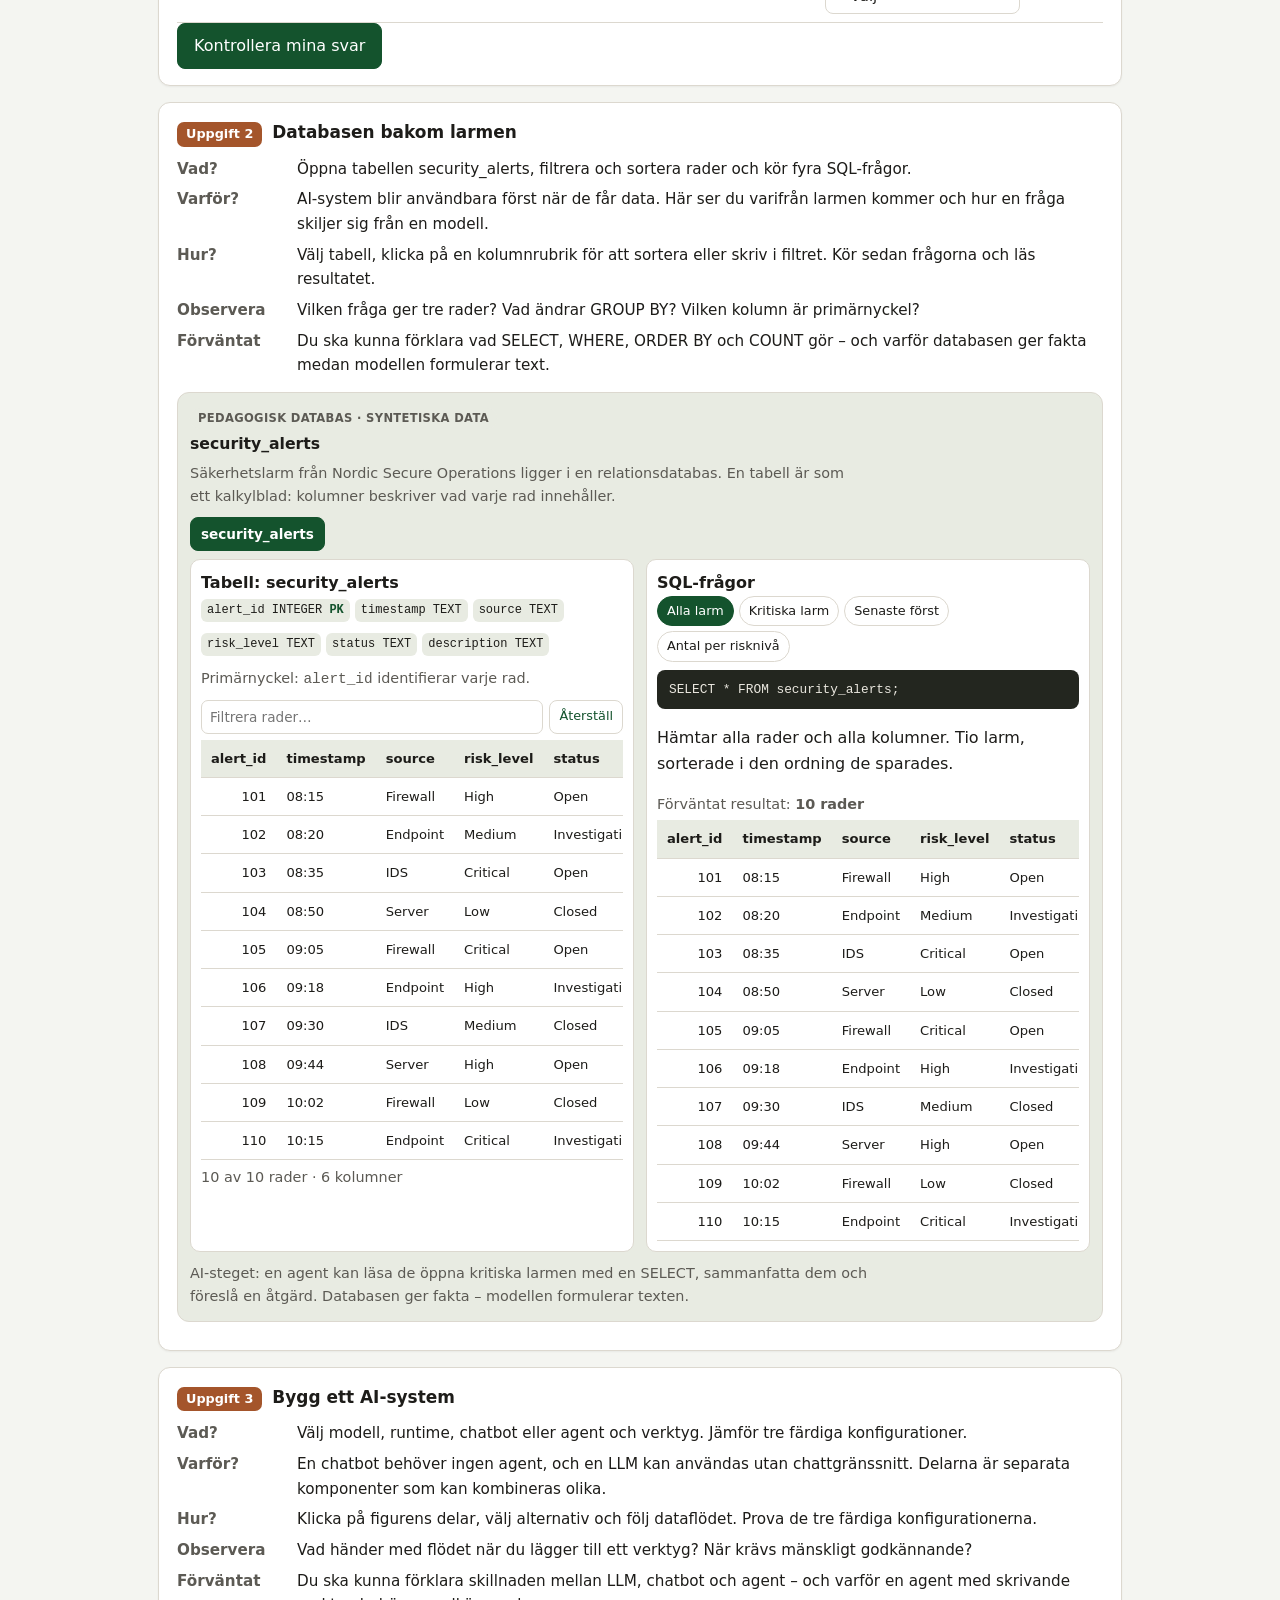
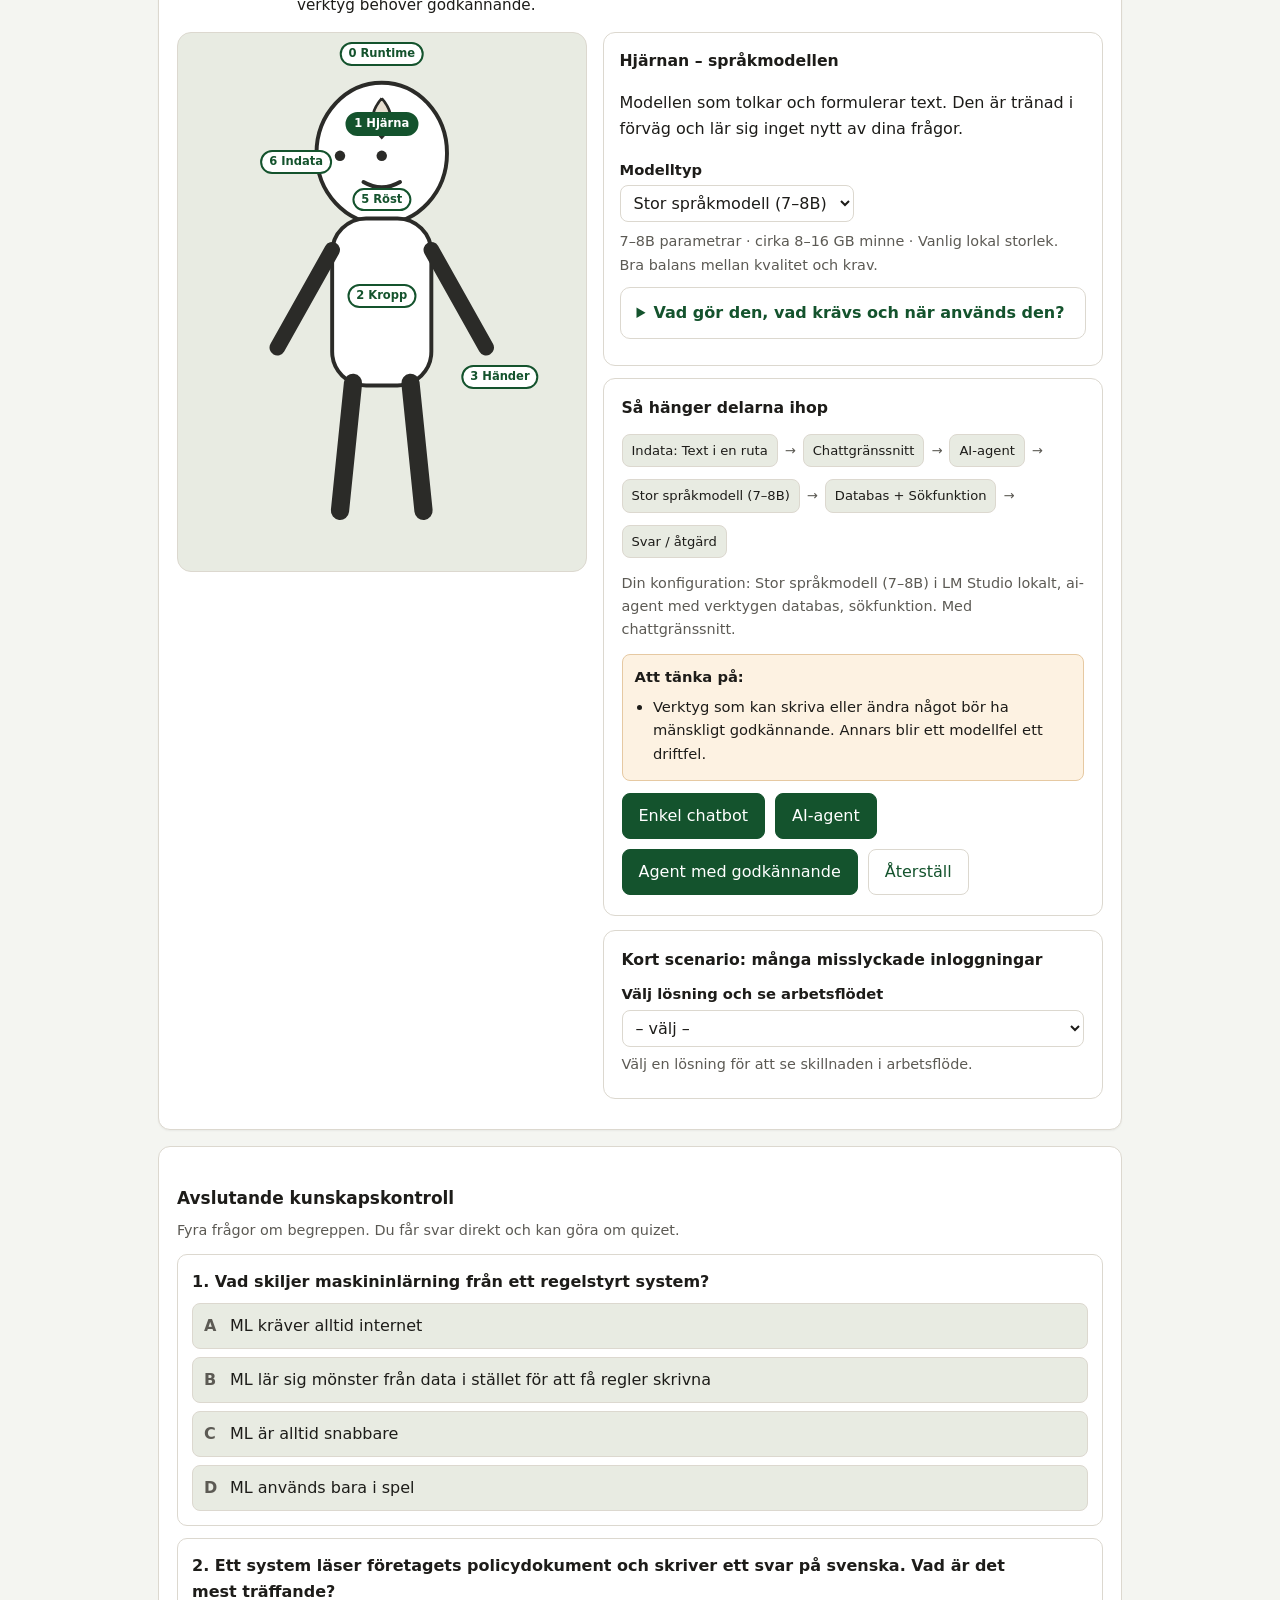
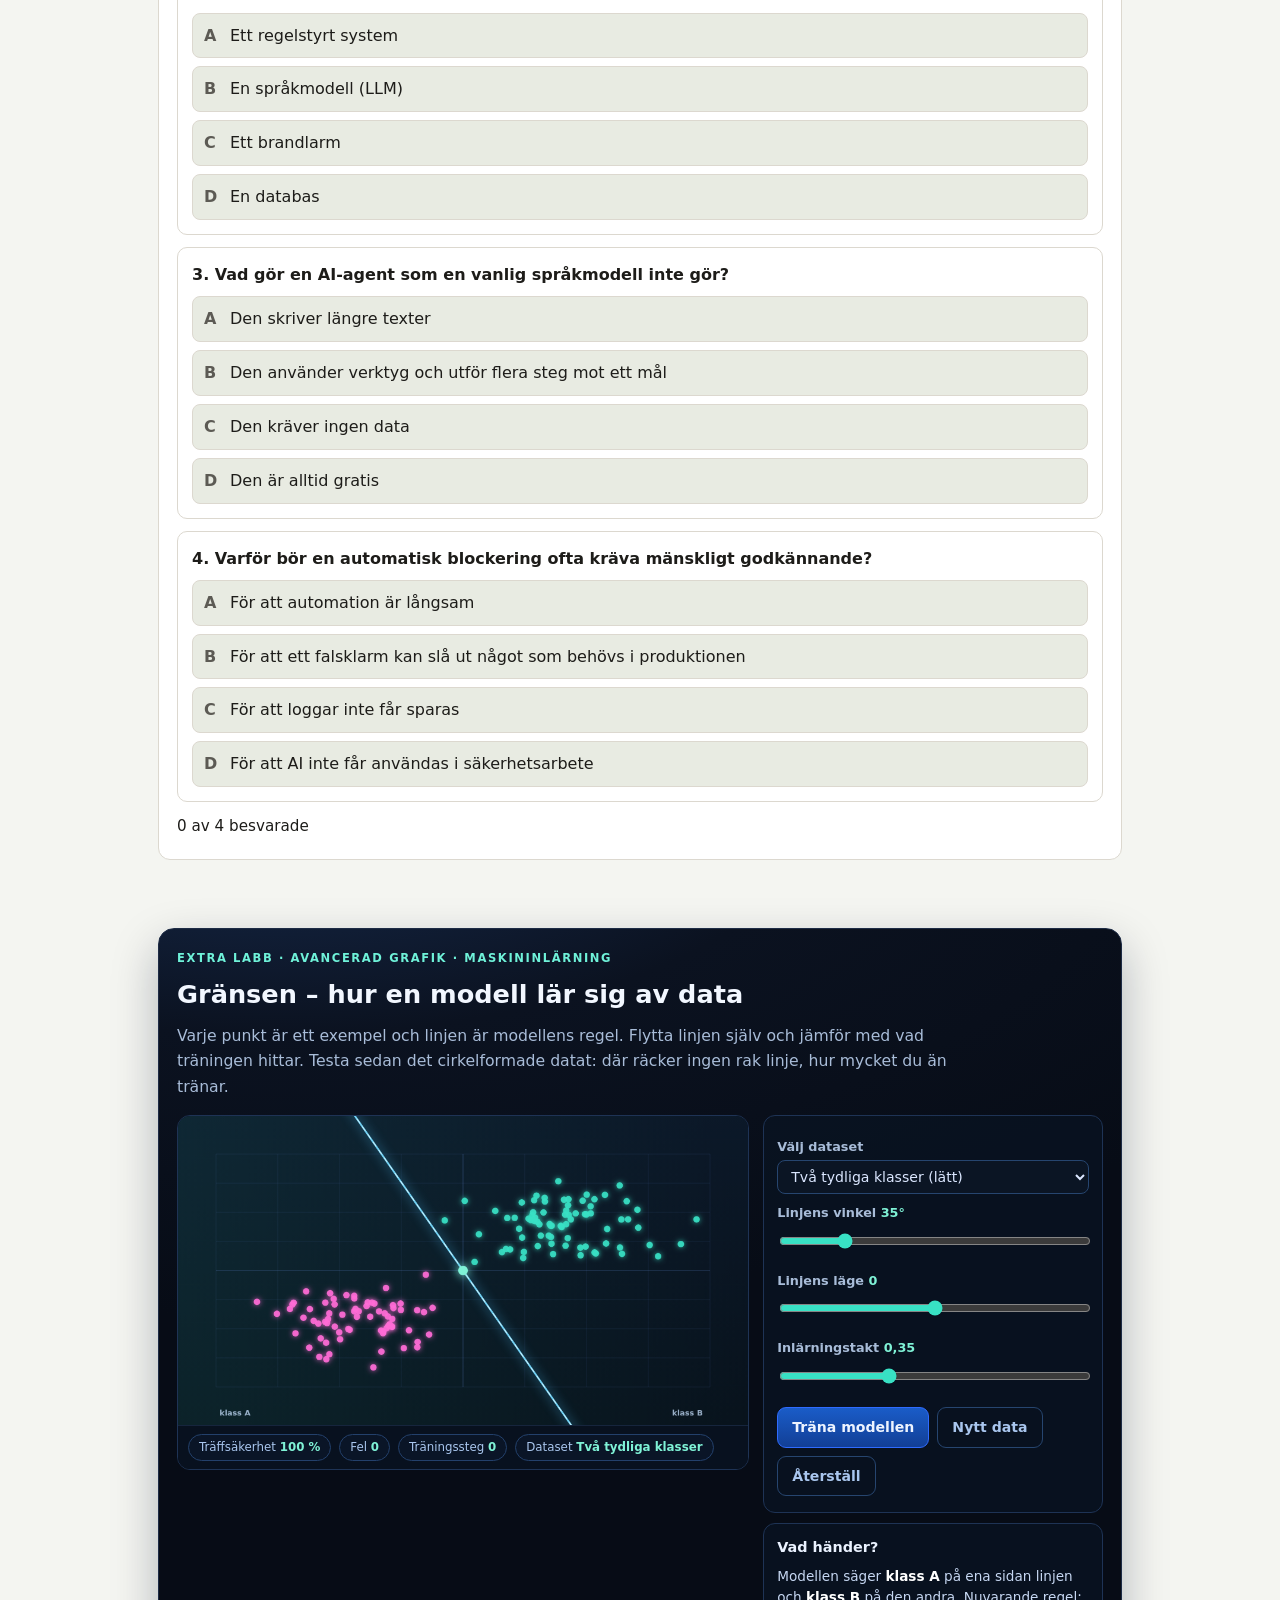
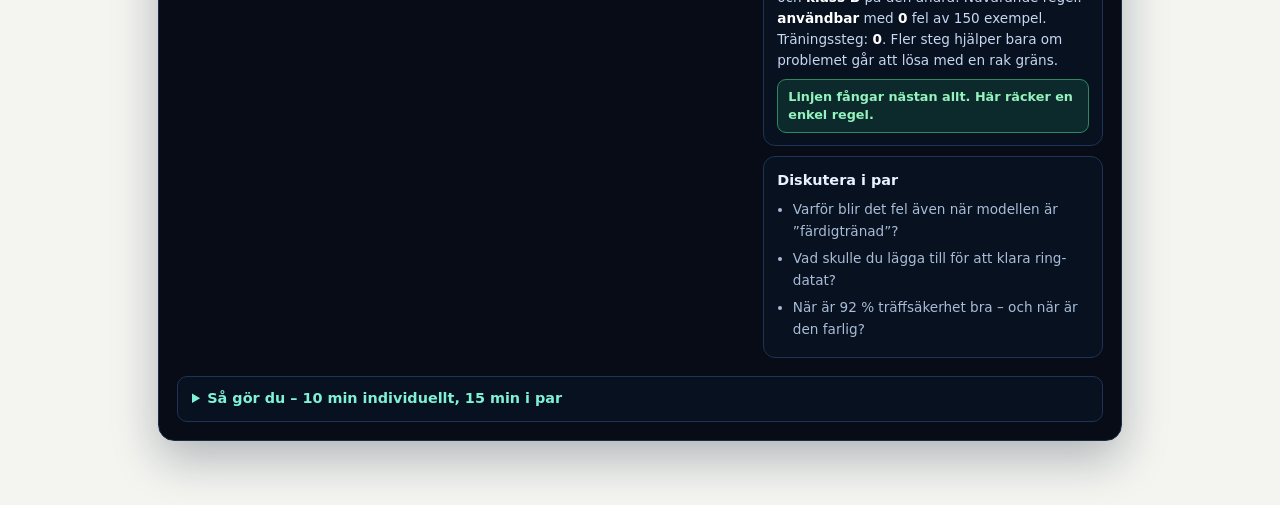
<file: 01_Introduktion till AI, automation och ML/03_Workshop/workshop-01-introduktion-ai.html>
<!DOCTYPE html>
<html lang="sv">
<head>
<meta charset="utf-8">
<meta name="viewport" content="width=device-width, initial-scale=1">
<title>Workshop 01 – Introduktion till AI, automation och maskininlärning · AI inom cybersäkerhet</title>
<style>

:root{--bg:#f7f6f2;--card:#fff;--ink:#1d1c19;--muted:#5c5a54;--line:#dcd8cf;
--ok:#1f6b45;--bad:#a32b1c;--warn:#8a5a12;--soft:#efece4;--shadow:0 1px 2px rgba(0,0,0,.05)}
*{box-sizing:border-box}
html{scroll-behavior:smooth}
body{margin:0;background:var(--bg);color:var(--ink);font:16px/1.62 system-ui,-apple-system,"Segoe UI",Roboto,Arial,sans-serif}
img,svg{max-width:100%}
a{color:var(--dark);text-underline-offset:3px}
a:hover{color:var(--acc)}
.skip{position:absolute;left:-9999px}
.skip:focus{left:8px;top:8px;background:#fff;padding:10px;z-index:99;border-radius:8px}
header.top{background:var(--dark);color:#fff;padding:10px 18px;display:flex;gap:14px;align-items:center;justify-content:space-between;flex-wrap:wrap}
header.top a{color:#fff;text-decoration:none;font-weight:600;font-size:.92rem}
header.top a:hover{color:#ffd9c9}
header.top .kicker{font-size:.85rem;opacity:.9}
main{max-width:1000px;margin:0 auto;padding:24px 18px 56px}
.hero{margin:6px 0 18px}
.eyebrow{font-size:.78rem;letter-spacing:.09em;text-transform:uppercase;color:var(--acc);font-weight:700;margin:0 0 4px}
h1{font-size:clamp(1.55rem,3.2vw,2.2rem);line-height:1.18;margin:.1em 0 .35em;color:var(--dark)}
.lead{font-size:1.06rem;max-width:70ch;color:#33312c;margin:.2em 0 1em}
.chips{display:flex;gap:8px;flex-wrap:wrap;margin:0;padding:0;list-style:none}
.chips li{background:var(--card);border:1px solid var(--line);border-radius:999px;padding:5px 12px;font-size:.86rem;color:var(--muted)}
.chips b{color:var(--ink)}
h2{font-size:1.35rem;margin:1.6em 0 .5em;color:var(--dark)}
h3{font-size:1.06rem;margin:1.3em 0 .4em}
h4{font-size:.98rem;margin:1em 0 .3em}
p,li{max-width:74ch}
ul,ol{padding-left:1.25em}
li{margin:.25em 0}
.goals{background:var(--card);border:1px solid var(--line);border-left:5px solid var(--acc);border-radius:10px;padding:14px 18px;margin:16px 0 6px}
.goals h2{margin:.1em 0 .4em;font-size:1.05rem}
.goals ul{margin:0}
.tabs{position:sticky;top:0;z-index:30;background:var(--bg);display:flex;gap:6px;align-items:center;flex-wrap:wrap;
padding:10px 0;border-bottom:2px solid var(--line);margin:18px 0 6px}
.tabs [role=tab]{font:inherit;font-weight:600;cursor:pointer;border:1px solid var(--line);background:var(--card);
color:var(--muted);border-radius:9px;padding:9px 15px}
.tabs [role=tab]:hover{border-color:var(--acc);color:var(--ink)}
.tabs [role=tab][aria-selected=true]{background:var(--dark);border-color:var(--dark);color:#fff}
.tabs [role=tab]:focus-visible,button:focus-visible,select:focus-visible,input:focus-visible,summary:focus-visible,th:focus-visible{outline:3px solid var(--acc);outline-offset:2px}
.timer{margin-left:auto;display:flex;align-items:center;gap:6px;background:var(--card);border:1px solid var(--line);border-radius:9px;padding:4px 8px}
.timer .clock{font-variant-numeric:tabular-nums;font-weight:700;min-width:52px;text-align:center;color:var(--dark)}
.timer.low .clock{color:var(--bad)}
.timer.done .clock{color:var(--warn)}
.timer button{font:inherit;font-size:.82rem;padding:4px 9px;border-radius:6px;border:1px solid var(--line);background:var(--soft);color:var(--ink);cursor:pointer}
.timer button:hover{border-color:var(--acc)}
[role=tabpanel]{padding:8px 0 20px}
[role=tabpanel][hidden]{display:none}
.card{background:var(--card);border:1px solid var(--line);border-radius:12px;padding:16px 18px;margin:14px 0}
.grid2{display:grid;gap:14px;grid-template-columns:repeat(auto-fit,minmax(260px,1fr))}
.task{background:var(--card);border:1px solid var(--line);border-radius:12px;padding:16px 18px;margin:16px 0;box-shadow:var(--shadow)}
.task>h3{margin-top:0;display:flex;gap:10px;align-items:baseline;flex-wrap:wrap}
.task .no{background:var(--acc);color:#fff;border-radius:7px;font-size:.8rem;padding:2px 9px;font-weight:700}
.brief{display:grid;gap:6px;margin:10px 0 14px;font-size:.95rem}
.brief div{display:grid;grid-template-columns:110px 1fr;gap:10px}
.brief dt,.brief b{color:var(--muted);font-weight:600}
.brief span{min-width:0}
@media(max-width:520px){.brief div{grid-template-columns:1fr;gap:0}}
.hint{font-size:.9rem;color:var(--muted);margin:.4em 0}
.note{background:var(--soft);border-radius:8px;padding:10px 12px;font-size:.92rem;margin:12px 0}
.warn{background:#fdf2e2;border:1px solid #e6c9a2;border-radius:8px;padding:10px 12px;font-size:.92rem;margin:12px 0}
button{font:inherit;cursor:pointer;border-radius:8px;border:1px solid var(--dark);background:var(--dark);color:#fff;padding:9px 16px}
button:hover{filter:brightness(1.12)}
button.ghost{background:transparent;color:var(--dark);border-color:var(--line)}
button.ghost:hover{background:var(--soft)}
button:disabled{opacity:.6;cursor:default;filter:none}
.actions{display:flex;gap:10px;flex-wrap:wrap;margin:12px 0 4px}
label.field{display:block;font-weight:600;font-size:.92rem;margin:10px 0 4px}
select,input[type=number],input[type=range],input[type=search]{font:inherit}
select,input[type=number],input[type=search]{padding:7px 9px;border:1px solid var(--line);border-radius:8px;background:#fff;color:var(--ink);max-width:100%}
input[type=range]{width:100%;accent-color:var(--dark);height:28px}
input[type=checkbox],input[type=radio]{accent-color:var(--dark);width:18px;height:18px}
.rangeout{font-variant-numeric:tabular-nums;font-weight:700;color:var(--dark)}
fieldset{border:1px solid var(--line);border-radius:10px;padding:10px 14px;margin:10px 0}
legend{font-weight:600;font-size:.92rem;padding:0 6px}
.checkline{display:flex;gap:10px;align-items:flex-start;padding:7px 0;border-bottom:1px dashed var(--line);font-size:.95rem}
.checkline:last-child{border-bottom:0}
.checkline input{margin-top:4px;flex:none}
.checkline span{flex:1}
.tablewrap{overflow-x:auto;margin:12px 0}
table{width:100%;border-collapse:collapse;font-size:.93rem;min-width:420px}
th,td{text-align:left;padding:8px 10px;border-bottom:1px solid var(--line);vertical-align:top}
th{background:var(--soft);font-weight:600;white-space:nowrap}
th[data-i]{cursor:pointer;user-select:none}
th[data-i]:hover{background:#e6e2d8}
th .arrow{opacity:.45;font-size:.8em}
tbody tr:hover{background:#faf8f3}
tbody tr.good{background:#eaf5ee}
tbody tr.bad{background:#fbecea}
.rownote{font-size:.84rem;color:var(--muted);margin-top:4px}
.filter{margin-bottom:8px;width:min(340px,100%)}
.fb{font-size:.93rem;margin:10px 0;padding:10px 12px;border-radius:8px;background:var(--soft)}
.fb:empty{display:none}
.fb.ok{background:#eaf5ee;border-left:4px solid var(--ok)}
.fb.bad{background:#fbecea;border-left:4px solid var(--bad)}
.fb b{color:var(--ink)}
.whynot{display:block;color:var(--muted);font-size:.88rem;margin-top:2px}
.q{border:1px solid var(--line);border-radius:10px;padding:14px;margin:12px 0;background:#fff}
.qt{font-weight:600;margin:0 0 8px}
.opts{display:grid;gap:8px}
.opt{display:flex;gap:10px;align-items:flex-start;text-align:left;background:var(--soft);border:1px solid var(--line);
color:var(--ink);border-radius:8px;padding:9px 11px;font-weight:400}
.opt:hover:not(:disabled){border-color:var(--acc)}
.opt .k{font-weight:700;color:var(--muted);flex:none}
.opt.correct{border-color:var(--ok);background:#e7f4ec}
.opt.wrong{border-color:var(--bad);background:#fbe7e3}
.opt .k{min-width:1em}
.quizsum{font-size:.95rem;margin:12px 0 4px}
.chart{width:100%;height:auto;background:#fff;border:1px solid var(--line);border-radius:10px}
.chart .grid{stroke:#e5e1d8;stroke-width:1}
.chart .ax{font-size:11px;fill:#6b6862}
.chart .lbl{font-size:12px;fill:#3a3833}
.legend{display:flex;gap:14px;flex-wrap:wrap;font-size:.86rem;color:var(--muted);margin:6px 0 0;padding:0;list-style:none}
.legend i{display:inline-block;width:14px;height:3px;border-radius:2px;margin-right:6px;vertical-align:middle}
.bars{margin:10px 0}
.barrow{display:grid;grid-template-columns:minmax(110px,1.1fr) 2fr minmax(56px,auto);gap:10px;align-items:center;font-size:.9rem;margin:6px 0}
.bl{color:var(--muted)}
.btrack{background:var(--soft);border-radius:999px;height:12px;overflow:hidden}
.bfill{display:block;height:100%;background:var(--dark);border-radius:999px;transition:width .18s ease}
.barrow.ok .bfill{background:var(--ok)}
.barrow.bad .bfill{background:var(--bad)}
.barrow.warn .bfill{background:var(--warn)}
.bv{font-variant-numeric:tabular-nums;font-weight:700;text-align:right}
.cm{display:grid;grid-template-columns:auto 1fr 1fr;gap:6px;margin:12px 0;font-size:.9rem}
.cm .cmh{font-weight:600;color:var(--muted);padding:4px 6px;display:flex;align-items:center}
.cm .cell{border-radius:8px;padding:10px;border:1px solid var(--line);background:#fff}
.cm .cell b{display:block;font-size:1.3rem}
.cm .cell span{font-size:.8rem;color:var(--muted)}
.cm .tp{background:#e6f4ec;border-color:#b6ddc6}
.cm .tn{background:#eef1f0;border-color:#cfd8d3}
.cm .fp{background:#fdf1e2;border-color:#e8cfae}
.cm .fn{background:#fbe8e5;border-color:#e8bcb4}
details{background:var(--card);border:1px solid var(--line);border-radius:10px;padding:12px 16px;margin:12px 0}
details[open]{box-shadow:var(--shadow)}
summary{cursor:pointer;font-weight:600;color:var(--dark)}
details[open] summary{margin-bottom:8px;border-bottom:1px solid var(--line);padding-bottom:8px}
details .why{font-size:.95rem}
details ul{margin:.4em 0}
.tag{display:inline-block;font-size:.72rem;font-weight:700;letter-spacing:.03em;text-transform:uppercase;
border-radius:999px;padding:1px 8px;background:var(--soft);color:var(--muted);vertical-align:middle}
.tag.sim{background:#efe6f5;color:#5b3a72}
.flow{display:flex;gap:8px;flex-wrap:wrap;margin:10px 0;padding:0;list-style:none}
.flow li{background:var(--card);border:1px solid var(--line);border-radius:8px;padding:6px 10px;font-size:.85rem}
.flow li.on{background:var(--dark);color:#fff;border-color:var(--dark)}
.flow li b{font-weight:700}
.stepbtns{display:flex;gap:6px;flex-wrap:wrap;margin:10px 0;padding:0;list-style:none}
.stepbtns button{background:var(--card);color:var(--ink);border:1px solid var(--line);padding:6px 10px;font-size:.86rem;border-radius:8px}
.stepbtns button[aria-pressed=true]{background:var(--dark);color:#fff;border-color:var(--dark)}
.stepinfo{background:var(--card);border:1px solid var(--line);border-left:5px solid var(--acc);border-radius:8px;padding:12px 14px;margin:8px 0;min-height:76px}
.stepinfo h4{margin:0 0 4px}
.riskbadge{display:inline-block;border-radius:6px;padding:2px 9px;font-weight:700;font-size:.85rem}
.riskbadge.low{background:#e6f4ec;color:#1f5c3e}
.riskbadge.mid{background:#fdf1e2;color:#7a5112}
.riskbadge.high{background:#fbe8e5;color:#8c2417}
footer{border-top:1px solid var(--line);margin-top:26px;padding:18px;text-align:center;color:var(--muted);font-size:.83rem}
@media(max-width:640px){main{padding:16px 12px 40px}.tabs{padding:8px 0}.timer{width:100%;justify-content:center}.brief div{grid-template-columns:1fr}th,td{padding:6px 8px}}
@media print{header.top,.tabs,.actions,button{display:none}body{background:#fff}[role=tabpanel][hidden]{display:block!important}main{max-width:none}}
@media(prefers-reduced-motion:reduce){html{scroll-behavior:auto}*{transition:none!important}}

/* --- nya interaktiva komponenter --- */
.figure-wrap{display:grid;gap:16px;grid-template-columns:minmax(240px,0.9fr) minmax(280px,1.1fr);align-items:start}
@media(max-width:760px){.figure-wrap{grid-template-columns:1fr}}
.human{position:relative;background:var(--soft);border:1px solid var(--line);border-radius:14px;padding:8px}
.human svg{display:block;width:100%;height:auto}
.hotspot{position:absolute;transform:translate(-50%,-50%);border:2px solid var(--dark);background:#fff;color:var(--dark);border-radius:999px;font:inherit;font-size:.72rem;font-weight:700;padding:3px 7px;line-height:1.2;cursor:pointer;white-space:nowrap}
.hotspot[aria-pressed=true]{background:var(--dark);color:#fff}
.hotspot:hover{border-color:var(--acc)}
.hotspot:focus-visible{outline:3px solid var(--acc);outline-offset:2px}
.panel{background:var(--card);border:1px solid var(--line);border-radius:12px;padding:14px 16px;min-height:150px}
.panel h4{margin:.1em 0 .4em}
.flows{display:flex;gap:6px;align-items:center;flex-wrap:wrap;margin:10px 0;padding:0;list-style:none}
.flows li{background:var(--soft);border:1px solid var(--line);border-radius:8px;padding:5px 9px;font-size:.82rem}
.flows li.off{opacity:.45;text-decoration:line-through}
.flows .arr{background:none;border:0;color:var(--muted);padding:0 1px}
.code{background:#23261f;color:#eae7df;font-family:ui-monospace,SFMono-Regular,Menlo,Consolas,monospace;font-size:.8rem;line-height:1.5;padding:10px 12px;border-radius:8px;overflow-x:auto;white-space:pre;margin:8px 0}
.code .k{color:#9ec9a8}
.code .s{color:#e6c07b}
.seg{display:inline-flex;border:1px solid var(--line);border-radius:8px;overflow:hidden;flex-wrap:wrap}
.seg button{border:0;border-radius:0;background:var(--card);color:var(--ink);padding:6px 10px;font-size:.85rem;font-weight:600}
.seg button+button{border-left:1px solid var(--line)}
.seg button[aria-pressed=true]{background:var(--dark);color:#fff}
.chips2{display:flex;gap:6px;flex-wrap:wrap;margin:8px 0;padding:0;list-style:none}
.chips2 button{background:var(--card);color:var(--ink);border:1px solid var(--line);border-radius:999px;padding:4px 11px;font-size:.85rem}
.chips2 button[aria-pressed=true]{background:var(--dark);color:#fff;border-color:var(--dark)}
.metricgrid{display:grid;gap:8px;grid-template-columns:repeat(auto-fit,minmax(120px,1fr));margin:10px 0}
.metric{background:var(--soft);border-radius:9px;padding:8px 10px}
.metric b{display:block;font-size:1.25rem;font-variant-numeric:tabular-nums}
.metric span{font-size:.78rem;color:var(--muted)}
.modelgrid{display:grid;gap:8px;grid-template-columns:repeat(auto-fit,minmax(150px,1fr));margin:10px 0}
.modelcard{text-align:left;background:var(--card);color:var(--ink);border:1px solid var(--line);border-radius:10px;padding:10px 12px;font-weight:600;font-size:.9rem}
.modelcard small{display:block;font-weight:400;color:var(--muted);font-size:.78rem;margin-top:3px}
.modelcard[aria-pressed=true]{border-color:var(--acc);box-shadow:inset 0 0 0 2px var(--acc)}
.cards3{display:grid;gap:10px;grid-template-columns:repeat(auto-fit,minmax(190px,1fr));margin:10px 0}
.mini{background:var(--card);border:1px solid var(--line);border-radius:10px;padding:10px 12px;font-size:.88rem}
.mini h5{margin:0 0 4px;font-size:.9rem}
.legendline{display:flex;gap:14px;flex-wrap:wrap;font-size:.8rem;color:var(--muted);margin:4px 0 0}

/* --- databasvy --- */
.db{border:1px solid var(--line);border-radius:12px;padding:12px;background:var(--soft);margin:12px 0}
.db-head h4{margin:0 0 4px}
.db-tabs{display:flex;gap:6px;flex-wrap:wrap;margin:8px 0}
.db-tabs button{background:var(--card);border:1px solid var(--line);color:var(--ink);border-radius:8px;padding:5px 10px;font-size:.85rem;font-weight:600}
.db-tabs button[aria-pressed=true]{background:var(--dark);color:#fff;border-color:var(--dark)}
.db-grid{display:grid;gap:12px;grid-template-columns:minmax(280px,1fr) minmax(280px,1fr)}
@media(max-width:820px){.db-grid{grid-template-columns:1fr}}
.db-box{background:var(--card);border:1px solid var(--line);border-radius:10px;padding:10px}
.schema{display:flex;gap:5px;flex-wrap:wrap;margin:0 0 8px;padding:0;list-style:none}
.schema li{font-size:.75rem;background:var(--soft);border-radius:6px;padding:2px 6px;font-family:ui-monospace,Consolas,monospace}
.schema .key{color:var(--dark);font-weight:700}
.db-tools{display:flex;gap:6px;margin-bottom:6px;flex-wrap:wrap}
.db-tools input{flex:1;min-width:120px;border:1px solid var(--line);border-radius:7px;padding:5px 8px;font:inherit;font-size:.85rem;background:var(--card);color:var(--ink)}
.db-tools button{font-size:.8rem;padding:4px 9px}
.db-scroll{overflow-x:auto}
.db .tbl{font-size:.82rem;min-width:0}
.db .tbl th{white-space:nowrap;cursor:pointer}
.db .tbl td{white-space:nowrap}
.db .tbl td.num{text-align:right;font-variant-numeric:tabular-nums}
.sqlbtns{display:flex;gap:5px;flex-wrap:wrap;margin:0 0 8px}
.sqlbtns button{background:var(--card);border:1px solid var(--line);color:var(--ink);border-radius:999px;padding:4px 9px;font-size:.8rem}
.sqlbtns button[aria-pressed=true]{background:var(--dark);color:#fff;border-color:var(--dark)}
.db-empty{padding:10px;color:var(--muted);font-size:.85rem}
.timeline{list-style:none;margin:8px 0;padding:0 0 0 14px;border-left:3px solid var(--acc)}
.timeline li{margin:0 0 6px;font-size:.85rem;position:relative}
.timeline li:before{content:"";position:absolute;left:-20px;top:6px;width:8px;height:8px;border-radius:50%;background:var(--acc)}
.timeline time{font-weight:700;margin-right:6px}
.featurebox{background:var(--card);border:1px solid var(--line);border-radius:10px;padding:10px;margin-top:10px}
.featurebox .checkline{margin:0 0 2px}
.fitgrid{display:grid;gap:10px;grid-template-columns:repeat(auto-fit,minmax(170px,1fr));margin:10px 0}
.fitgrid .mini svg{width:100%;height:auto;display:block}
.facitbar{display:flex;gap:8px;flex-wrap:wrap;align-items:center;margin:0 0 12px}
.facitbar .hint{margin:0}

:root{--dark:#14532d;--dark2:#0d3a20;--acc:#a4552b;--acc2:#7f3f1e;--bg:#f4f5f1;--soft:#e8ebe2}
/* ===== Extra labb med avancerad grafik (tillagt) ===== */
.lab{margin:34px 0 8px;border-radius:16px;overflow:hidden;border:1px solid #1d2b45;
background:radial-gradient(1200px 520px at 12% -12%,#172c50 0%,#0b1220 46%,#070c16 100%);
color:#dbe7ff;box-shadow:0 18px 46px rgba(8,18,38,.28);padding:20px 0 0}
.lab-eyebrow{margin:0 18px;font-size:.72rem;letter-spacing:.14em;text-transform:uppercase;color:#6ff2d9;font-weight:700}
.lab h2{margin:.25em 18px .3em;color:#f2f7ff;font-size:clamp(1.25rem,2.4vw,1.6rem)}
.lab-lead{margin:0 18px 16px;color:#a8bcd8;max-width:78ch;font-size:.98rem}
.lab-shell{display:grid;grid-template-columns:minmax(0,1.6fr) minmax(250px,.95fr);gap:14px;padding:0 18px 18px}
@media(max-width:860px){.lab-shell{grid-template-columns:1fr}}
.lab-stage{position:relative;border-radius:13px;border:1px solid #1e3355;background:#060b14;overflow:hidden;align-self:start}
.lab-stage canvas{display:block;width:100%;height:auto}
.lab-hud{display:flex;gap:8px;flex-wrap:wrap;padding:8px 10px;border-top:1px solid #16253d;background:#08111f;font-size:.74rem}
.lab-hud span{background:rgba(10,22,40,.9);border:1px solid #23406b;border-radius:999px;padding:3px 10px;color:#a9c6ee}
.lab-hud b{color:#7ff2d6;font-variant-numeric:tabular-nums}
.lab-side{display:grid;gap:10px;align-content:start}
.lab-card{background:rgba(9,19,34,.82);border:1px solid #1e3355;border-radius:12px;padding:12px 13px}
.lab-card>b{display:block;font-size:.9rem;color:#eaf2ff;margin-bottom:6px}
.lab label{display:block;font-size:.8rem;color:#a8bcd8;margin:9px 0 2px;font-weight:600}
.lab output{color:#7ff2d6;font-weight:700;font-variant-numeric:tabular-nums}
.lab input[type=range]{width:100%;accent-color:#38e1c4;height:26px}
.lab input[type=checkbox]{accent-color:#38e1c4;width:17px;height:17px;flex:none}
.lab select{width:100%;padding:7px 9px;border-radius:8px;border:1px solid #26456f;background:#0b1524;color:#dbe7ff;font:inherit;font-size:.88rem}
.lab button{background:linear-gradient(180deg,#1a5cc8,#123f96);border:1px solid #2f6bff;color:#eef4ff;
padding:8px 14px;border-radius:9px;font-size:.88rem;font-weight:600}
.lab button:hover{filter:brightness(1.15)}
.lab button.ghost{background:transparent;border-color:#26456f;color:#a9c6ee}
.lab .actions{display:flex;gap:8px;flex-wrap:wrap;margin-top:10px}
.lab .readout{font-size:.85rem;line-height:1.55;color:#c6d7f2;margin:6px 0}
.lab .readout b{color:#fff}
.lab .verdict{border-radius:9px;padding:8px 10px;font-size:.8rem;font-weight:700;line-height:1.4;
background:rgba(120,150,190,.14);border:1px solid rgba(120,150,190,.3);color:#c6d7f2;margin-top:8px}
.lab .verdict.good{background:rgba(31,140,90,.20);border-color:#2b8a5f;color:#93f2bd}
.lab .verdict.mid{background:rgba(160,110,25,.20);border-color:#a87a2c;color:#ffd79a}
.lab .verdict.bad{background:rgba(180,50,35,.22);border-color:#b5452f;color:#ffb3a7}
.lab .lab-q ul{margin:4px 0 0;padding-left:1.15em;font-size:.85rem;color:#a8bcd8}
.lab .lab-q li{margin:5px 0;max-width:none}
.lab .lab-bar{height:11px;border-radius:999px;background:#0d1b2e;border:1px solid #1e3355;overflow:hidden;margin:8px 0}
.lab .lab-bar>span{display:block;height:100%;width:0;background:#38e1c4;transition:width .2s ease,background .2s ease}
.lab .metricgrid{display:grid;grid-template-columns:1fr 1fr;gap:6px;font-size:.78rem;color:#a8bcd8}
.lab .metricgrid div{background:rgba(6,14,26,.85);border:1px solid #1b2f4d;border-radius:8px;padding:6px 8px}
.lab .metricgrid b{display:block;color:#7ff2d6;font-size:1.05rem;font-variant-numeric:tabular-nums}
.lab .lab-how{margin:0 18px 18px;background:rgba(9,19,34,.82);border:1px solid #1e3355;border-radius:10px;padding:10px 14px;color:#c6d7f2}
.lab .lab-how summary{color:#7ff2d6;font-weight:700;font-size:.9rem}
.lab .lab-how ol{margin:8px 0 0;padding-left:1.3em;font-size:.86rem;color:#a8bcd8}
.lab .lab-how li{margin:4px 0;max-width:none}
@media(max-width:600px){.lab{padding-top:14px}.lab-shell{padding:0 12px 14px}.lab h2,.lab-lead,.lab-eyebrow,.lab-how{margin-left:12px;margin-right:12px}}
@media print{.lab{box-shadow:none;background:#fff;color:#111;border-color:#ccc}}
</style>
</head>
<body>
<a class="skip" href="#main">Hoppa till innehåll</a>
<header class="top">
  <a href="../../index.html" title="Öppnar kursens startsida">&#8592; Alla workshoppar</a>
  <span class="kicker">Lektion 01 · Introduktion</span>
</header>
<main id="main">
  <div class="hero">
    <p class="eyebrow">AI inom cybersäkerhet · Workshop 01</p>
    <h1>Workshop 01 – Introduktion till AI, automation och maskininlärning</h1>
    <p class="lead">AI, maskininlärning, språkmodeller, agenter och automation blandas ofta ihop. Här tränar du på att skilja dem – och att sätta ihop dem till en kedja som faktiskt fungerar i ett säkerhetsteam.</p>
    <ul class="chips"><li><b>Tid:</b> ca 60 min</li><li><b>Individuellt:</b> 25 min</li><li><b>Grupp:</b> 20 min</li><li><b>Facit och quiz:</b> 15 min</li></ul>
  </div>
  <section class="goals" aria-labelledby="mal">
    <h2 id="mal">Efter workshopen kan du</h2>
    <ul><li>förklara skillnaden mellan AI, maskininlärning (ML), språkmodell (LLM), AI-agent och automation</li><li>avgöra vilken teknik som passar ett enkelt säkerhetsscenario – och när en regel räcker</li><li>sätta ihop en kedja där ML hittar, en agent hämtar, en LLM sammanfattar och automation utför</li><li>förklara varför en människa ibland måste godkänna en automatisk åtgärd</li></ul>
  </section>
  <nav class="tabs" role="tablist" aria-label="Workshopens tre delar">
    <button type="button" role="tab" id="tab-ind" aria-controls="panel-ind" aria-selected="true" data-panel="ind">1. Individuellt arbete</button>
    <button type="button" role="tab" id="tab-grp" aria-controls="panel-grp" aria-selected="false" tabindex="-1" data-panel="grp">2. Grupparbete</button>
    <button type="button" role="tab" id="tab-fac" aria-controls="panel-fac" aria-selected="false" tabindex="-1" data-panel="fac">3. Facit</button>
    <div class="timer" id="timer" data-minutes="60">
      <span class="clock" id="tOut" aria-live="off">60:00</span>
      <button type="button" id="tStart" aria-pressed="false" title="Starta eller pausa timern">Start</button>
      <button type="button" id="tReset" title="Nollställ timern">Nollställ</button>
    </div>
  </nav>
  <noscript><p class="warn">JavaScript är avstängt. Flikar, simuleringar och facit kräver JavaScript. Slå på det i webbläsaren och ladda om sidan.</p></noscript>
  <section id="panel-ind" role="tabpanel" aria-labelledby="tab-ind" tabindex="0">


<p>AI är paraplyet. Maskininlärning (ML) är metoden där en modell lär sig mönster från data.
En språkmodell (LLM) arbetar med text. En AI-agent använder en modell <em>och</em> verktyg för att
utföra steg själv. Automation följer regler som en människa skrivit. Samma incident kan kräva flera
av dem – i rätt ordning.</p>

<details class="card">
  <summary>Begrepp du möter här (30 sekunder)</summary>
  <ul>
    <li><b>AI</b> – system som löser uppgifter som annars kräver mänskligt tänkande.</li>
    <li><b>ML</b> – modellen hittar mönster i exempel (data) i stället för att få regler.</li>
    <li><b>LLM</b> – stor språkmodell som läser och skriver text, till exempel sammanfattar en logg.</li>
    <li><b>AI-agent</b> – modell + verktyg + ett mål. Den kan söka, jämföra och föreslå i flera steg.</li>
    <li><b>Automation</b> – förbestämda steg som körs utan att någon tolkar varje gång.</li>
    <li><b>Falsklarm</b> – systemet larmar när inget hot finns. <b>Missat hot</b> – hot som passerar tyst.</li>
  </ul>
</details>


<p>Tre uppgifter, cirka 25 minuter. Arbeta själv. Facit finns i fliken <b>3. Facit</b>.</p>
<article class="task" id="u1">
  <h3><span class="no">Uppgift 1</span> Vilken teknik är det?</h3>
  <dl class="brief">
    <div><dt>Vad?</dt><span>Bedöm åtta system och välj teknik: regel, automation, ML, LLM eller AI-agent.</span></div>
    <div><dt>Varför?</dt><span>Gränsen mellan begreppen är det som examineras i K1 – och den avgör vilken lösning som är rimlig.</span></div>
    <div><dt>Hur?</dt><span>Läs systembeskrivningen, välj i listan och tryck <b>Kontrollera mina svar</b>.</span></div>
    <div><dt>Observera</dt><span>Vilka system ändrar beteende av nya data? Vilka följer bara ett villkor?</span></div>
    <div><dt>Förväntat</dt><span>Du ska få 8 av 8 rätt och kunna motivera varje rad.</span></div>
  </dl>
  <div id="u1-klass"></div>
</article>
<article class="task" id="u2">
  <h3><span class="no">Uppgift 2</span> Databasen bakom larmen</h3>
  <dl class="brief">
    <div><dt>Vad?</dt><span>Öppna tabellen security_alerts, filtrera och sortera rader och kör fyra SQL-frågor.</span></div>
    <div><dt>Varför?</dt><span>AI-system blir användbara först när de får data. Här ser du varifrån larmen kommer och hur en fråga skiljer sig från en modell.</span></div>
    <div><dt>Hur?</dt><span>Välj tabell, klicka på en kolumnrubrik för att sortera eller skriv i filtret. Kör sedan frågorna och läs resultatet.</span></div>
    <div><dt>Observera</dt><span>Vilken fråga ger tre rader? Vad ändrar GROUP BY? Vilken kolumn är primärnyckel?</span></div>
    <div><dt>Förväntat</dt><span>Du ska kunna förklara vad SELECT, WHERE, ORDER BY och COUNT gör – och varför databasen ger fakta medan modellen formulerar text.</span></div>
  </dl>
  <div class="db" data-db="01"></div>
</article>
<article class="task" id="u3">
  <h3><span class="no">Uppgift 3</span> Bygg ett AI-system</h3>
  <dl class="brief">
    <div><dt>Vad?</dt><span>Välj modell, runtime, chatbot eller agent och verktyg. Jämför tre färdiga konfigurationer.</span></div>
    <div><dt>Varför?</dt><span>En chatbot behöver ingen agent, och en LLM kan användas utan chattgränssnitt. Delarna är separata komponenter som kan kombineras olika.</span></div>
    <div><dt>Hur?</dt><span>Klicka på figurens delar, välj alternativ och följ dataflödet. Prova de tre färdiga konfigurationerna.</span></div>
    <div><dt>Observera</dt><span>Vad händer med flödet när du lägger till ett verktyg? När krävs mänskligt godkännande?</span></div>
    <div><dt>Förväntat</dt><span>Du ska kunna förklara skillnaden mellan LLM, chatbot och agent – och varför en agent med skrivande verktyg behöver godkännande.</span></div>
  </dl>
  
<div class="figure-wrap">
  <div class="human" id="as-fig">
    <svg viewBox="0 0 300 400" aria-hidden="true" focusable="false">
      <ellipse cx="150" cy="86" rx="50" ry="54" fill="#fff" stroke="#2b2b28" stroke-width="3"/>
      <rect x="112" y="136" width="76" height="128" rx="26" fill="#fff" stroke="#2b2b28" stroke-width="3"/>
      <path d="M112 160 L70 235" stroke="#2b2b28" stroke-width="12" stroke-linecap="round"/>
      <path d="M188 160 L230 235" stroke="#2b2b28" stroke-width="12" stroke-linecap="round"/>
      <path d="M128 262 L118 360" stroke="#2b2b28" stroke-width="14" stroke-linecap="round"/>
      <path d="M172 262 L182 360" stroke="#2b2b28" stroke-width="14" stroke-linecap="round"/>
      <circle cx="118" cy="88" r="4" fill="#2b2b28"/><circle cx="150" cy="88" r="4" fill="#2b2b28"/>
      <path d="M136 108 Q150 116 164 108" stroke="#2b2b28" stroke-width="3" fill="none" stroke-linecap="round"/>
      <path d="M150 44 q14 16 0 30 q-14 -14 0 -30" fill="#e7ded0" stroke="#2b2b28" stroke-width="2"/>
    </svg>
    <button type="button" class="hotspot" style="left:50%;top:4%" data-part="runtime" aria-pressed="false">0 Runtime</button>
    <button type="button" class="hotspot" style="left:50%;top:17%" data-part="brain" aria-pressed="true">1 Hjärna</button>
    <button type="button" class="hotspot" style="left:29%;top:24%" data-part="eyes" aria-pressed="false">6 Indata</button>
    <button type="button" class="hotspot" style="left:50%;top:31%" data-part="mouth" aria-pressed="false">5 Röst</button>
    <button type="button" class="hotspot" style="left:50%;top:49%" data-part="body" aria-pressed="false">2 Kropp</button>
    <button type="button" class="hotspot" style="left:79%;top:64%" data-part="hands" aria-pressed="false">3 Händer</button>
  </div>
  <div>
    <div class="panel" id="as-panel" aria-live="polite"></div>
    <div class="card" style="margin-top:12px">
      <h4 style="margin-top:0">Så hänger delarna ihop</h4>
      <ul class="flows" id="as-flow"></ul>
      <p id="as-summary" class="hint"></p>
      <div id="as-warn"></div>
      <div class="actions">
        <button type="button" data-preset="chat">Enkel chatbot</button>
        <button type="button" data-preset="agent">AI-agent</button>
        <button type="button" data-preset="hitl">Agent med godkännande</button>
        <button type="button" class="ghost" id="as-reset">Återställ</button>
      </div>
    </div>
    <div class="card">
      <h4 style="margin-top:0">Kort scenario: många misslyckade inloggningar</h4>
      <label class="field" for="as-scen">Välj lösning och se arbetsflödet</label>
      <select id="as-scen">
        <option value="">– välj –</option>
        <option value="chat">Chatbot som förklarar en loggfil</option>
        <option value="llm">LLM som sammanfattar händelserna</option>
        <option value="agent">Agent som analyserar loggar, frågar databasen och föreslår åtgärd</option>
        <option value="hitl">Agent som begär godkännande innan den spärrar kontot</option>
      </select>
      <div id="as-scenout"></div>
    </div>
  </div>
</div>

</article>

    <section class="card" id="quiz">
      <noscript><p class="warn">Quizet kräver JavaScript.</p></noscript>
    </section>
  </section>
  <section id="panel-grp" role="tabpanel" aria-labelledby="tab-grp" tabindex="0" hidden>

<h2>Uppgift 4 – Gruppen väljer en kedja</h2>
<div class="task">
  <h3><span class="no">Gruppuppgift</span> 400 misstänkta mejl per dag</h3>
  <p>Ett företag med 300 anställda får cirka 400 mejl per dag som någon misstänker är phishing.
  Säkerhetsteamet har två analytiker. Gruppen ska välja <b>en</b> kedja: hur mejlen hittas, hur
  information hämtas, hur ärendet sammanfattas och vem som får trycka på knappen.</p>
  <dl class="brief">
    <div><dt>Tid</dt><span>15 minuter beslut och simulering, 5 minuter redovisning.</span></div>
    <div><dt>Roller</dt><span>Ordförande (håller tiden), skeptiker (letar svagheter), sekreterare (skriver valen), rapportör (redovisar).</span></div>
    <div><dt>Krav</dt><span>Gruppen ska enas om alla fyra val och kunna säga varför – inte skriva en rapport.</span></div>
  </dl>
</div>

<h3>Gruppens beslut</h3>
<div class="card">
  <label class="field" for="g-det">1. Hur hittas de misstänkta mejlen?</label>
  <select id="g-det">
    <option value="man">Manuell granskning av alla 400</option>
    <option value="rule">Regel: avsändare på svartlistan</option>
    <option value="ml" selected>ML-modell som poängsätter varje mejl</option>
  </select>

  <label class="field" for="g-enr">2. Hur hämtas mer information om ett larm?</label>
  <select id="g-enr">
    <option value="none">Ingen – analytikern får googla själv</option>
    <option value="script">Skript som slår upp avsändardomänen</option>
    <option value="agent" selected>AI-agent som söker i hotintel och tidigare ärenden</option>
  </select>

  <label class="field" for="g-sum">3. Vem sammanfattar ärendet?</label>
  <select id="g-sum">
    <option value="mall">En mall som analytikern fyller i</option>
    <option value="llm" selected>En LLM som skriver utkast på svenska</option>
    <option value="ingen">Ingen sammanfattning</option>
  </select>

  <label class="field" for="g-act">4. Vem vidtar åtgärden?</label>
  <select id="g-act">
    <option value="auto">Automation blockerar avsändaren direkt</option>
    <option value="approve" selected>Automation föreslår – analytikern godkänner</option>
    <option value="man">Analytikern gör allt manuellt</option>
  </select>

  <fieldset>
    <legend>Skydd gruppen vill behålla</legend>
    <label class="checkline"><input type="checkbox" id="g-appr" checked><span>Mänskligt godkännande innan något blockeras</span></label>
    <label class="checkline"><input type="checkbox" id="g-log" checked><span>Logg över varje beslut och varför</span></label>
  </fieldset>

  <div class="actions"><button type="button" id="g-run">Visa vad valen leder till</button></div>
  <div id="g-out" aria-live="polite"></div>
</div>

<h3>Redovisa på 2 minuter</h3>
<ol>
  <li>Vilken kedja valde ni?</li>
  <li>Vilket är det svagaste ledet i er kedja?</li>
  <li>Vad skulle få er att ändra beslutet?</li>
</ol>

  </section>
  <section id="panel-fac" role="tabpanel" aria-labelledby="tab-fac" tabindex="0" hidden>
    <div class="facitbar">
      <button type="button" id="facOpenAll">Öppna alla facit</button>
      <button type="button" class="ghost" id="facCloseAll">Fäll ihop alla</button>
      <span class="hint">Facit kan öppnas när som helst – du behöver inte svara först.</span>
    </div>

<p>Facit ligger bakom ett klick så att du först får försöka själv. Öppna en uppgift i taget och
jämför med ditt eget svar – det är skillnaden mellan svaren som lär dig något.</p>
<div id="facit-lista"></div>

<h2>Vanliga missförstånd</h2>
<table>
  <thead><tr><th>Missförstånd</th><th>Vad som gäller</th></tr></thead>
  <tbody>
    <tr><td>"All automation är AI"</td><td>Nej. Automation utför steg någon bestämt. AI krävs först när systemet tolkar eller lär.</td></tr>
    <tr><td>"En LLM kan själv agera i systemen"</td><td>Först när den får verktyg och ett mål – då är den en agent, och då behövs behörighetskontroll.</td></tr>
    <tr><td>"Mer AI ger alltid bättre säkerhet"</td><td>En komplicerad modell som ingen kan förklara är svår att lita på i drift. Börja med en regel om den räcker.</td></tr>
    <tr><td>"Modellen blir bättre av att se all data"</td><td>Den blir bättre av <em>relevant och korrekt</em> data. Fel i träningsdatan blir fel i modellen.</td></tr>
  </tbody>
</table>

  </section>

<script>(function(){if(!window.CanvasRenderingContext2D||!CanvasRenderingContext2D.prototype||CanvasRenderingContext2D.prototype.roundRect)return;
CanvasRenderingContext2D.prototype.roundRect=function(x,y,w,h,r){r=Math.min(typeof r==="number"?r:0,w/2,h/2);
this.beginPath();this.moveTo(x+r,y);this.arcTo(x+w,y,x+w,y+h,r);this.arcTo(x+w,y+h,x,y+h,r);
this.arcTo(x,y+h,x,y,r);this.arcTo(x,y,x+w,y,r);this.closePath();return this;};})();</script>
<section class="lab" id="lab-extra-1" aria-labelledby="lab1-h">
  <p class="lab-eyebrow">Extra labb · avancerad grafik · maskininlärning</p>
  <h2 id="lab1-h">Gränsen – hur en modell lär sig av data</h2>
  <p class="lab-lead">Varje punkt är ett exempel och linjen är modellens regel. Flytta linjen själv och jämför med vad träningen hittar. Testa sedan det cirkelformade datat: där räcker ingen rak linje, hur mycket du än tränar.</p>
  <div class="lab-shell">
    <div class="lab-stage">
      <canvas id="lab1cv" width="960" height="520" role="img" aria-label="Punktdiagram med två klasser och en rörlig beslutslinje"></canvas>
      <div class="lab-hud">
        <span>Träffsäkerhet <b id="lab1acc">–</b></span>
        <span>Fel <b id="lab1err">–</b></span>
        <span>Träningssteg <b id="lab1ep">0</b></span>
        <span>Dataset <b id="lab1modename">–</b></span>
      </div>
    </div>
    <div class="lab-side">
      <div class="lab-card">
        <label for="lab1data">Välj dataset</label>
        <select id="lab1data">
          <option value="linear">Två tydliga klasser (lätt)</option>
          <option value="overlap">Överlappande klasser (svårare)</option>
          <option value="circle">Ring inuti ring (omöjligt för en rak linje)</option>
        </select>
        <label for="lab1ang">Linjens vinkel <output id="lab1angv">35°</output></label>
        <input type="range" id="lab1ang" min="0" max="180" value="35">
        <label for="lab1off">Linjens läge <output id="lab1offv">0</output></label>
        <input type="range" id="lab1off" min="-70" max="70" value="0">
        <label for="lab1lr">Inlärningstakt <output id="lab1lrv">0,35</output></label>
        <input type="range" id="lab1lr" min="1" max="100" value="35">
        <div class="actions">
          <button type="button" id="lab1train">Träna modellen</button>
          <button type="button" class="ghost" id="lab1data2">Nytt data</button>
          <button type="button" class="ghost" id="lab1reset">Återställ</button>
        </div>
      </div>
      <div class="lab-card">
        <b>Vad händer?</b>
        <div class="readout" id="lab1read"></div>
        <div class="verdict mid" id="lab1verdict"></div>
      </div>
      <div class="lab-card lab-q">
        <b>Diskutera i par</b>
        <ul>
          <li>Varför blir det fel även när modellen är ”färdigtränad”?</li>
          <li>Vad skulle du lägga till för att klara ring-datat?</li>
          <li>När är 92 % träffsäkerhet bra – och när är den farlig?</li>
        </ul>
      </div>
    </div>
  </div>
  <details class="lab-how">
    <summary>Så gör du – 10 min individuellt, 15 min i par</summary>
    <ol>
      <li>Kör <em>Träna modellen</em> på ”Två tydliga klasser”. Notera träffsäkerheten.</li>
      <li>Byt till ”Ring inuti ring” och träna igen. Stanna när siffran slutat röra sig.</li>
      <li>Dra i vinkel och läge för hand och försök slå modellens resultat.</li>
      <li>Skriv en slutsats: vad kan en modell lära sig, och vad kan den aldrig lära sig av det data den får?</li>
    </ol>
  </details>
</section>
<script>
(function(){
  var cv=document.getElementById("lab1cv"),cx=cv.getContext("2d");
  var W=960,H=520,PAD=64;
  var $=function(id){return document.getElementById(id)};
  var reduce=window.matchMedia&&window.matchMedia("(prefers-reduced-motion: reduce)").matches;
  var st={mode:"linear",pts:[],th:35*Math.PI/180,d:0,lr:0.35,ep:0,training:false,t:0};

  function gauss(){var u=0,v=0;while(u===0)u=Math.random();while(v===0)v=Math.random();return Math.sqrt(-2*Math.log(u))*Math.cos(2*Math.PI*v)}
  function gen(mode,n){
    var p=[],i,a,r,x,y,c;
    for(i=0;i<n;i++){
      if(mode==="linear"){c=Math.random()<0.5?-1:1;x=c*0.42+gauss()*0.17;y=c*0.42+gauss()*0.17;p.push({x:x,y:y,c:c});}
      else if(mode==="overlap"){c=Math.random()<0.5?-1:1;x=c*0.3+gauss()*0.42;y=c*0.3+gauss()*0.42;p.push({x:x,y:y,c:c});}
      else{a=Math.random()*Math.PI*2;r=Math.random();r=r<0.55?0.12+Math.random()*0.28:0.6+Math.random()*0.3;p.push({x:Math.cos(a)*r,y:Math.sin(a)*r,c:r<0.5?1:-1});}
    }
    return p;
  }
  function reset(){st.ep=0;st.training=false;st.pts=gen(st.mode,150);$("lab1ep").textContent="0";}
  function sx(x){return PAD+(x+1)/2*(W-2*PAD)}
  function sy(y){return H-PAD-(y+1)/2*(H-2*PAD)}

  function w(){return {a:Math.cos(st.th),b:Math.sin(st.th),c:-st.d}}
  function predict(p){var q=w();return q.a*p.x+q.b*p.y+q.c}

  function score(){
    var ok=0,i,p;
    for(i=0;i<st.pts.length;i++){p=st.pts[i];if((predict(p)>0?1:-1)===p.c)ok++;}
    return ok;
  }

  function trainStep(){
    var q=w(),lr=st.lr*0.06,i,p,s,g=[0,0,0],n=st.pts.length,tot=0,grad;
    for(i=0;i<n;i++){
      p=st.pts[i];
      s=q.a*p.x+q.b*p.y+q.c;
      tot+=Math.log(1+Math.exp(-p.c*s));
      grad=-p.c/(1+Math.exp(p.c*s));
      g[0]+=grad*p.x;g[1]+=grad*p.y;g[2]+=grad;
    }
    g[0]/=n;g[1]/=n;g[2]/=n;
    var na=q.a-lr*g[0],nb=q.b-lr*g[1],nc=q.c-lr*g[2];
    var len=Math.sqrt(na*na+nb*nb)||1;
    st.th=Math.atan2(nb/len,na/len);
    st.d=-nc/len;
    if(st.th<0)st.th+=Math.PI;
    st.ep++;
    $("lab1ep").textContent=st.ep;
    $("lab1ang").value=Math.round(st.th*180/Math.PI);
    $("lab1angv").textContent=Math.round(st.th*180/Math.PI)+"°";
    var dd=Math.max(-70,Math.min(70,Math.round(st.d*70)));
    $("lab1off").value=dd;$("lab1offv").textContent=dd;
    if(Math.abs(g[0])+Math.abs(g[1])+Math.abs(g[2])<0.0016||st.ep>420)st.training=false;
  }

  function readout(){
    var ok=score(),acc=Math.round(ok/st.pts.length*100),err=st.pts.length-ok;
    $("lab1acc").textContent=acc+" %";
    $("lab1err").textContent=err;
    var v=$("lab1verdict"),msg;
    if(acc>=90){v.className="verdict good";msg="Linjen fångar nästan allt. Här räcker en enkel regel.";}
    else if(acc>=75){v.className="verdict mid";msg="Okej men inte bra. Några exempel hamnar på fel sida – det är modellens fel, inte datats.";}
    else if(st.mode==="circle"){v.className="verdict bad";msg="Stopp. Klassen ligger som en ring inuti en annan ring. En rak gräns kan aldrig lösa det – modellen behöver fler features eller ett djupare nät.";}
    else{v.className="verdict bad";msg="Dåligt. Klasserna överlappar, så gränsen kan inte bli perfekt. Frågan är hur mycket fel som är acceptabelt.";}
    v.textContent=msg;
    $("lab1read").innerHTML="Modellen säger <b>klass A</b> på ena sidan linjen och <b>klass B</b> på den andra. "+
      "Nuvarande regel: <b>"+(acc>=75?"användbar":"svag")+"</b> med <b>"+err+"</b> fel av "+st.pts.length+" exempel."+
      "<br>Träningssteg: <b>"+st.ep+"</b>. Fler steg hjälper bara om problemet går att lösa med en rak gräns.";
  }

  function draw(){
    var q=w(),i,p,ok,t;
    t=st.t||0;
    cx.clearRect(0,0,W,H);
    var g=cx.createLinearGradient(0,H,0,0);
    g.addColorStop(0,"#070d18");g.addColorStop(1,"#0b1526");
    cx.fillStyle=g;cx.fillRect(0,0,W,H);

    // halvor
    var nx=q.a,ny=q.b,nc=q.c;
    var base=sx(0)*nx+sy(0)*ny+nc;
    var gg=cx.createLinearGradient(sx(-nx*1.3),sy(-ny*1.3),sx(nx*1.3),sy(ny*1.3));
    if(base>0){gg.addColorStop(0,"rgba(56,225,196,.10)");gg.addColorStop(1,"rgba(56,225,196,.02)");}
    else{gg.addColorStop(0,"rgba(255,107,214,.10)");gg.addColorStop(1,"rgba(255,107,214,.02)");}
    cx.fillStyle=gg;cx.fillRect(0,0,W,H);

    // rutnät
    cx.strokeStyle="rgba(120,170,255,.10)";cx.lineWidth=1;
    for(i=0;i<=8;i++){var px=PAD+i*(W-2*PAD)/8,py=PAD+i*(H-2*PAD)/8;
      cx.beginPath();cx.moveTo(px,PAD);cx.lineTo(px,H-PAD);cx.stroke();
      cx.beginPath();cx.moveTo(PAD,py);cx.lineTo(W-PAD,py);cx.stroke();}
    cx.strokeStyle="rgba(120,170,255,.22)";
    cx.beginPath();cx.moveTo(PAD,H/2);cx.lineTo(W-PAD,H/2);cx.stroke();
    cx.beginPath();cx.moveTo(W/2,PAD);cx.lineTo(W/2,H-PAD);cx.stroke();

    // punkter
    for(i=0;i<st.pts.length;i++){
      p=st.pts[i];ok=(predict(p)>0?1:-1)===p.c;
      var X=sx(p.x),Y=sy(p.y);
      var col=p.c>0?"56,225,196":"255,107,214";
      cx.beginPath();cx.arc(X,Y,ok?5.5:6.5,0,6.284);
      cx.fillStyle="rgba("+col+",.92)";
      cx.shadowColor="rgba("+col+",.85)";cx.shadowBlur=ok?10:16;
      cx.fill();cx.shadowBlur=0;
      if(!ok){cx.beginPath();cx.arc(X,Y,11+Math.sin(t*3+i)*1.6,0,6.284);
        cx.strokeStyle="rgba(255,90,90,.75)";cx.lineWidth=2;cx.stroke();}
    }

    // linje
    var cx0=W/2,cy0=H/2,dx=-q.b,dy=q.a;
    var far=1400,off=-q.c;
    var ax=sx(0),ay=sy(0);
    var s=off*((W-2*PAD)/2);
    var px1=ax+nx*s,py1=ay-ny*s;
    var l1x=px1+dx*far,l1y=py1-dy*far,l2x=px1-dx*far,l2y=py1+dy*far;
    cx.beginPath();cx.moveTo(l1x,l1y);cx.lineTo(l2x,l2y);
    cx.strokeStyle="rgba(120,220,255,.95)";cx.lineWidth=3;
    cx.shadowColor="rgba(80,200,255,.95)";cx.shadowBlur=18;cx.stroke();cx.shadowBlur=0;
    cx.beginPath();cx.moveTo(l1x,l1y);cx.lineTo(l2x,l2y);
    cx.setLineDash([9,7]);cx.strokeStyle="rgba(230,250,255,.8)";cx.lineWidth=1.4;cx.stroke();cx.setLineDash([]);

    // handtag
    cx.beginPath();cx.arc(px1,py1,7+Math.sin(t*4)*1.2,0,6.284);
    cx.fillStyle="#7ff2d6";cx.shadowColor="#7ff2d6";cx.shadowBlur=16;cx.fill();cx.shadowBlur=0;

    // etiketter
    cx.font="600 13px system-ui,Segoe UI,Arial";cx.fillStyle="rgba(200,225,255,.75)";
    cx.fillText("klass A",PAD+6,H-16);cx.fillText("klass B",W-PAD-64,H-16);

    readout();
  }

  function loop(){if(!reduce)st.t+=0.016;if(st.training)trainStep();draw();requestAnimationFrame(loop);}

  $("lab1data").addEventListener("change",function(){st.mode=this.value;$("lab1modename").textContent=this.options[this.selectedIndex].text.split("(")[0];reset();});
  $("lab1data2").addEventListener("click",function(){reset();});
  $("lab1ang").addEventListener("input",function(){st.th=this.value*Math.PI/180;st.training=false;$("lab1angv").textContent=this.value+"°";});
  $("lab1off").addEventListener("input",function(){st.d=this.value/70;st.training=false;$("lab1offv").textContent=this.value;});
  $("lab1lr").addEventListener("input",function(){st.lr=this.value/100;$("lab1lrv").textContent=(this.value/100).toFixed(2).replace(".",",");});
  $("lab1train").addEventListener("click",function(){st.ep=0;st.training=true;});
  $("lab1reset").addEventListener("click",function(){
    st.th=35*Math.PI/180;st.d=0;st.ep=0;st.training=false;
    $("lab1ang").value=35;$("lab1angv").textContent="35°";$("lab1off").value=0;$("lab1offv").textContent="0";$("lab1ep").textContent="0";
  });

  $("lab1modename").textContent="Två tydliga klasser";
  reset();loop();
})();
</script>

</main>


<script>
var WS=(function(){
"use strict";
function $(s,r){return (r||document).querySelector(s)}
function $$(s,r){return Array.prototype.slice.call((r||document).querySelectorAll(s))}
function esc(s){return String(s).replace(/[&<>"]/g,function(c){return {"&":"&amp;","<":"&lt;",">":"&gt;",'"':"&quot;"}[c]})}
function fmt(n,d){if(!isFinite(n))return "\u2013";return n.toFixed(d==null?2:d).replace(".",",")}
function num(v){return Number(String(v).replace(",","."))}

/* ---------- flikar ---------- */
function initTabs(){
  var btns=$$('.tabs [role="tab"]');
  if(!btns.length)return;
  function show(id,setHash){
    btns.forEach(function(b){
      var on=b.getAttribute("data-panel")===id;
      b.setAttribute("aria-selected",on?"true":"false");
      b.tabIndex=on?0:-1;
    });
    $$('[role="tabpanel"]').forEach(function(p){p.hidden=p.id!=="panel-"+id});
    if(setHash){try{history.replaceState(null,"","#"+id)}catch(e){}}
  }
  btns.forEach(function(b,i){
    b.addEventListener("click",function(){show(b.getAttribute("data-panel"),true)});
    b.addEventListener("keydown",function(e){
      var n=null;
      if(e.key==="ArrowRight")n=(i+1)%btns.length;
      if(e.key==="ArrowLeft")n=(i-1+btns.length)%btns.length;
      if(e.key==="Home")n=0;
      if(e.key==="End")n=btns.length-1;
      if(n!==null){e.preventDefault();btns[n].focus();show(btns[n].getAttribute("data-panel"),true)}
    });
  });
  var h=(location.hash||"").replace("#","");
  var ok=btns.some(function(b){return b.getAttribute("data-panel")===h});
  show(ok?h:"ind",false);
}

/* ---------- timer ---------- */
function initTimer(){
  var box=$("#timer"); if(!box)return;
  var total=(parseInt(box.getAttribute("data-minutes"),10)||60)*60;
  var left=total,id=null;
  var out=$("#tOut"),st=$("#tStart"),rs=$("#tReset");
  function paint(){
    var m=Math.floor(left/60),s=left%60;
    out.textContent=(m<10?"0":"")+m+":"+(s<10?"0":"")+s;
    box.classList.toggle("low",left>0&&left<=300);
  }
  function stop(){
    if(id){clearInterval(id);id=null}
    st.textContent=left===0?"Klar":"Forts\u00e4tt";
    st.setAttribute("aria-pressed","false");
  }
  st.addEventListener("click",function(){
    if(id){stop();return}
    if(left===0){left=total;box.classList.remove("done");paint()}
    id=setInterval(function(){
      if(left>0){left--;paint()}
      if(left===0){stop();box.classList.add("done");st.textContent="Klar"}
    },1000);
    st.textContent="Pausa";st.setAttribute("aria-pressed","true");
  });
  rs.addEventListener("click",function(){
    stop();left=total;box.classList.remove("done");paint();st.textContent="Start";
  });
  paint();
}

/* ---------- quiz ---------- */
function quiz(host,cfg){
  if(!host)return;
  var qs=cfg.questions||[];
  host.innerHTML="";
  var h=document.createElement("h3");h.textContent=cfg.title||"Avslutande kunskapskontroll";host.appendChild(h);
  if(cfg.hint){var p=document.createElement("p");p.className="hint";p.textContent=cfg.hint;host.appendChild(p)}
  var answered=0,right=0;
  var status=document.createElement("p");status.className="quizsum";
  var retry=document.createElement("button");
  retry.type="button";retry.className="ghost";retry.textContent="G\u00f6r om quizet";retry.hidden=true;
  retry.addEventListener("click",function(){quiz(host,cfg);host.scrollIntoView({block:"center"})});
  qs.forEach(function(q,i){
    var wrap=document.createElement("div");wrap.className="q";
    var qt=document.createElement("p");qt.className="qt";qt.textContent=(i+1)+". "+q.text;wrap.appendChild(qt);
    var opts=document.createElement("div");opts.className="opts";wrap.appendChild(opts);
    var fb=document.createElement("p");fb.className="fb";fb.hidden=true;wrap.appendChild(fb);
    q.options.forEach(function(o,j){
      var b=document.createElement("button");b.type="button";b.className="opt";
      b.innerHTML='<span class="k">'+String.fromCharCode(65+j)+'</span><span>'+esc(o)+'</span>';
      b.addEventListener("click",function(){
        if(wrap.getAttribute("data-done")==="1")return;
        wrap.setAttribute("data-done","1");answered++;
        $$(".opt",opts).forEach(function(x,k){x.disabled=true;if(k===q.answer)x.classList.add("correct")});
        var good=j===q.answer;
        if(good){right++}else{b.classList.add("wrong")}
        fb.hidden=false;fb.className="fb "+(good?"ok":"bad");
        fb.innerHTML="<b>"+(good?"R\u00e4tt.":"Fel.")+"</b> "+esc(q.why||"");
        if(!good){var s=document.createElement("span");s.className="whynot";s.textContent="R\u00e4tt svar: "+q.options[q.answer]+".";fb.appendChild(s)}
        status.textContent=answered+" av "+qs.length+" besvarade \u00b7 "+right+" r\u00e4tt";
        if(answered===qs.length){
          status.innerHTML="<b>Resultat: "+right+" av "+qs.length+" r\u00e4tt.</b> "+(right===qs.length?"Mycket bra \u2013 du kan begreppen.":"L\u00e4s f\u00f6rklaringarna och g\u00f6r om quizet om du vill.");
          retry.hidden=false;
        }
      });
      opts.appendChild(b);
    });
    host.appendChild(wrap);
  });
  status.textContent="0 av "+qs.length+" besvarade";
  host.appendChild(status);
  host.appendChild(retry);
}

/* ---------- klassificering med dropdown ---------- */
function classify(host,cfg){
  if(!host)return;
  var rows=cfg.rows||[],opts=cfg.options||[];
  var t=document.createElement("table");
  t.innerHTML='<thead><tr><th scope="col">'+esc(cfg.col1||"System")+'</th><th scope="col">'+esc(cfg.col2||"Din bed\u00f6mning")+'</th></tr></thead>';
  var tb=document.createElement("tbody");t.appendChild(tb);
  rows.forEach(function(r){
    var tr=document.createElement("tr");
    var td=document.createElement("td");td.textContent=r.text;
    var note=document.createElement("div");note.className="rownote";note.hidden=true;td.appendChild(note);
    var td2=document.createElement("td");
    var sel=document.createElement("select");
    sel.setAttribute("aria-label","Bed\u00f6mning f\u00f6r: "+r.text);
    sel.innerHTML='<option value="">\u2013 v\u00e4lj \u2013</option>'+opts.map(function(o,i){return '<option value="'+i+'">'+esc(o)+'</option>'}).join("");
    td2.appendChild(sel);tr.appendChild(td);tr.appendChild(td2);tb.appendChild(tr);
  });
  var btn=document.createElement("button");btn.type="button";btn.textContent=cfg.btn||"Kontrollera mina svar";
  var out=document.createElement("p");out.className="fb";
  btn.addEventListener("click",function(){
    var ok=0,missing=0;
    Array.prototype.forEach.call(tb.rows,function(tr,i){
      var sel=$("select",tr),v=sel.value===""?null:Number(sel.value);
      var good=v===rows[i].correct;if(good){ok++}if(v===null){missing++}
      tr.classList.toggle("good",good);tr.classList.toggle("bad",!good&&v!==null);
      var n=$(".rownote",tr);
      if(n){n.hidden=false;n.innerHTML="<b>"+(good?"R\u00e4tt":(v===null?"Inget val":"R\u00e4tt svar: "+esc(opts[rows[i].correct])))+"</b> "+(rows[i].note||"")}
    });
    out.className="fb show "+(ok===rows.length?"ok":"bad");
    out.innerHTML="<b>"+ok+" av "+rows.length+" r\u00e4tt.</b> "+(ok===rows.length?"Bra \u2013 du ser m\u00f6nstret.":"L\u00e4s radens f\u00f6rklaring och justera"+(missing?" ("+missing+" rad(er) utan val)":"")+".");
  });
  host.appendChild(t);host.appendChild(btn);host.appendChild(out);
}

/* ---------- tabell med sortering och filter ---------- */
function sortTable(host,cfg){
  if(!host)return;
  var cols=cfg.cols||[],rows=(cfg.rows||[]).slice();
  var wrap=document.createElement("div");wrap.className="tablewrap";
  var filter=null;
  if(cfg.filter){
    filter=document.createElement("input");filter.type="search";filter.className="filter";
    filter.placeholder=cfg.filterPlaceholder||"Filtrera \u2026";
    filter.setAttribute("aria-label","Filtrera tabellen");
    wrap.appendChild(filter);
  }
  var t=document.createElement("table");
  var thead=document.createElement("thead"),htr=document.createElement("tr");
  cols.forEach(function(c,i){
    var th=document.createElement("th");th.scope="col";th.setAttribute("data-i",i);th.tabIndex=0;
    th.innerHTML=esc(c)+' <span class="arrow" aria-hidden="true">\u2195</span>';
    function sort(){
      var dir=th.getAttribute("data-dir")==="asc"?"desc":"asc";th.setAttribute("data-dir",dir);
      rows.sort(function(a,b){
        var x=a[i],y=b[i];
        var nx=parseFloat(String(x).replace(/\s/g,"").replace(",",".")),ny=parseFloat(String(y).replace(/\s/g,"").replace(",","."));
        var both=isFinite(nx)&&isFinite(ny)&&String(x).replace(/[^0-9]/g,"")!==""&&String(y).replace(/[^0-9]/g,"")!=="";
        if(both)return dir==="asc"?nx-ny:ny-nx;
        return dir==="asc"?String(x).localeCompare(String(y),"sv"):String(y).localeCompare(String(x),"sv");
      });
      render();
    }
    th.addEventListener("click",sort);
    th.addEventListener("keydown",function(e){if(e.key==="Enter"||e.key===" "){e.preventDefault();sort()}});
    htr.appendChild(th);
  });
  thead.appendChild(htr);t.appendChild(thead);
  var tb=document.createElement("tbody");t.appendChild(tb);
  function render(){
    tb.innerHTML="";
    var q=filter?filter.value.toLowerCase():"";
    rows.forEach(function(r){
      if(q&&r.join(" ").toLowerCase().indexOf(q)<0)return;
      var tr=document.createElement("tr");
      r.forEach(function(c){var td=document.createElement("td");td.innerHTML=c;tr.appendChild(td)});
      tb.appendChild(tr);
    });
  }
  wrap.appendChild(t);host.appendChild(wrap);
  if(filter)filter.addEventListener("input",render);
  render();
}

/* ---------- stapeldiagram ---------- */
function bars(host,items,opt){
  if(!host)return;
  opt=opt||{};host.innerHTML="";
  var max=opt.max||Math.max.apply(null,items.map(function(i){return Math.abs(i.value)}).concat([1]));
  var box=document.createElement("div");box.className="bars";
  items.forEach(function(it){
    var row=document.createElement("div");row.className="barrow"+(it.tone?" "+it.tone:"");
    var pct=Math.max(0,Math.min(100,Math.abs(it.value)/max*100));
    row.innerHTML='<span class="bl">'+esc(it.label)+'</span><span class="btrack"><span class="bfill" style="width:'+pct.toFixed(1)+'%"></span></span><span class="bv">'+esc(it.display!=null?it.display:it.value)+'</span>';
    box.appendChild(row);
  });
  host.appendChild(box);
  if(opt.caption){var p=document.createElement("p");p.className="hint";p.textContent=opt.caption;host.appendChild(p)}
}

/* ---------- linjediagram i ren SVG ---------- */
function line(host,cfg){
  if(!host)return;
  var W=560,H=250,L=46,R=14,T=14,B=34;
  var maxY=cfg.maxY||1,maxX=cfg.maxX||1;
  function X(v){return L+(v/maxX)*(W-L-R)}
  function Y(v){return H-B-(v/maxY)*(H-T-B)}
  var s='<svg viewBox="0 0 '+W+' '+H+'" class="chart" role="img" aria-label="'+esc(cfg.label||"Diagram")+'">';
  for(var i=0;i<=4;i++){
    var y=T+i*(H-T-B)/4;
    s+='<line class="grid" x1="'+L+'" y1="'+y+'" x2="'+(W-R)+'" y2="'+y+'"/>';
    s+='<text class="ax" x="'+(L-6)+'" y="'+(y+4)+'" text-anchor="end">'+fmt(maxY*(1-i/4),maxY<=1?1:0)+'</text>';
  }
  (cfg.xTicks||[0,0.5,1]).forEach(function(t){
    s+='<text class="ax" x="'+X(t*maxX)+'" y="'+(H-12)+'" text-anchor="middle">'+fmt(t*maxX,0)+'</text>';
  });
  (cfg.hlines||[]).forEach(function(hl){
    s+='<line x1="'+L+'" y1="'+Y(hl.y).toFixed(1)+'" x2="'+(W-R)+'" y2="'+Y(hl.y).toFixed(1)+'" stroke="'+hl.color+'" stroke-width="1.5" stroke-dasharray="5 4"><title>'+esc(hl.label||"")+'</title></line>';
  });
  (cfg.series||[]).forEach(function(ser){
    var pts=ser.points.map(function(p){return X(p[0]).toFixed(1)+","+Y(p[1]).toFixed(1)}).join(" ");
    if(!ser.onlyDots){s+='<polyline points="'+pts+'" fill="none" stroke="'+ser.color+'" stroke-width="2.5" stroke-linejoin="round" stroke-linecap="round"/>';}
    if(ser.dots){ser.points.forEach(function(p){
      s+='<circle cx="'+X(p[0]).toFixed(1)+'" cy="'+Y(p[1]).toFixed(1)+'" r="3.5" fill="'+ser.color+'"><title>'+esc(ser.name)+": "+fmt(p[1],2)+'</title></circle>';
    })}
    if(ser.fill){
      s+='<polygon points="'+X(ser.points[0][0]).toFixed(1)+','+Y(0)+' '+pts+' '+X(ser.points[ser.points.length-1][0]).toFixed(1)+','+Y(0)+'" fill="'+ser.color+'" opacity="0.08"/>';
    }
  });
  if(cfg.xLabel)s+='<text class="lbl" x="'+(L+(W-L-R)/2)+'" y="'+(H-1)+'" text-anchor="middle">'+esc(cfg.xLabel)+'</text>';
  s+="</svg>";
  host.innerHTML=s;
  if((cfg.series||[]).length){
    var ul=document.createElement("ul");ul.className="legend";
    cfg.series.forEach(function(ser){var li=document.createElement("li");li.innerHTML='<i style="background:'+ser.color+'"></i>'+esc(ser.name);ul.appendChild(li)});
    host.appendChild(ul);
  }
}

/* ---------- confusion matrix ---------- */
function cm(host,c){
  if(!host)return;
  host.innerHTML='<div class="cm">'+
    '<div class="cmh"></div><div class="cmh">Modellen larmar</div><div class="cmh">Modellen \u00e4r tyst</div>'+
    '<div class="cmh">Verkligt hot</div><div class="cell tp"><b>'+c.tp+'</b><span>TP \u2013 f\u00e5ngat hot</span></div><div class="cell fn"><b>'+c.fn+'</b><span>FN \u2013 missat hot</span></div>'+
    '<div class="cmh">Verkligt normalt</div><div class="cell fp"><b>'+c.fp+'</b><span>FP \u2013 falsklarm</span></div><div class="cell tn"><b>'+c.tn+'</b><span>TN \u2013 korrekt tyst</span></div>'+
    '</div>';
}

/* ---------- sm\u00e5hj\u00e4lp ---------- */
function metric(tp,fp,fn){
  var p=tp+fp?tp/(tp+fp):0, r=tp+fn?tp/(tp+fn):0;
  return {precision:p,recall:r,f1:(p+r)?2*p*r/(p+r):0};
}
function riskLabel(v,lo,hi){
  var t=v<lo?"low":(v<hi?"mid":"high");
  var txt=t==="low"?"L\u00e5g risk":(t==="mid"?"Medelrisk":"H\u00f6g risk");
  return '<span class="riskbadge '+t+'">'+txt+"</span>";
}
function facit(host,items){
  if(!host)return;
  items.forEach(function(f){
    var d=document.createElement("details");
    d.innerHTML="<summary>"+f[0]+"</summary>"+f[1];
    host.appendChild(d);
  });
}
function init(){initTabs();initTimer()}
return {$,$$,esc,fmt,num,quiz,classify,sortTable,bars,line,cm,metric,riskLabel,facit,init:init};
})();
(function(){
  var open=document.getElementById("facOpenAll"),close=document.getElementById("facCloseAll");
  function all(v){Array.prototype.forEach.call(document.querySelectorAll("#panel-fac details"),function(d){d.open=v})}
  if(open)open.addEventListener("click",function(){all(true)});
  if(close)close.addEventListener("click",function(){all(false)});
})();
</script>


<script>
(function(){
  var rows=[
    {text:"Termostat som slår på värmen när det blir under 21 \u00b0C",correct:0,note:"Ett fast villkor \u2013 ingen inl\u00e4rning."},
    {text:"Skript som d\u00f6per om 300 filer enligt ett m\u00f6nster",correct:1,note:"En f\u00f6rbest\u00e4md sekvens som k\u00f6rs utan tolkning."},
    {text:"Spamfilter som blir b\u00e4ttre n\u00e4r anv\u00e4ndare markerar skr\u00e4ppost",correct:2,note:"Beteendet \u00e4ndras av nya exempel \u2013 det \u00e4r ML."},
    {text:"Chattbot som svarar med st\u00f6d av f\u00f6retagets dokument",correct:3,note:"Text tolkas och formuleras. Dokumenten h\u00e4mtas (RAG) men boten agerar inte sj\u00e4lv."},
    {text:"Modell som flaggar avvikande betalkortstransaktioner",correct:2,note:"M\u00f6nster i historisk data avg\u00f6r vad som \u00e4r avvikande."},
    {text:"AI-agent som s\u00f6ker i tre system och f\u00f6resl\u00e5r en \u00e5tg\u00e4rd",correct:4,note:"Flera steg, verktyg och ett m\u00e5l \u2013 k\u00e4nnetecknet f\u00f6r en agent."},
    {text:"Brandlarm som utl\u00f6ses av r\u00f6kdetektorn",correct:0,note:"Ett tr\u00f6skelv\u00e4rde, ingen modell."},
    {text:"System som sammanfattar en incidentrapport",correct:3,note:"Sammanfattning av text \u00e4r en spr\u00e5kmodells uppgift."}
  ];
  WS.classify(document.getElementById("u1-klass"),{
    col1:"System",col2:"Teknik",
    options:["Regelstyrt system","Automation","Maskininl\u00e4rning (ML)","Spr\u00e5kmodell (LLM)","AI-agent"],
    rows:rows
  });
})();

(function(){
  var cdet=document.getElementById("c-det");
  if(!cdet)return;
  var cenr=document.getElementById("c-enr"),
      csum=document.getElementById("c-sum"),
      cact=document.getElementById("c-act"),
      cappr=document.getElementById("c-appr"),
      clog=document.getElementById("c-log"),
      cout=document.getElementById("c-out");
  var cmap={
    det:{man:{ok:false,label:"manuell granskning",note:"Tv\u00e5 analytiker hinner inte 400 mejl per dag."},
         rule:{ok:false,label:"regel",note:"En svartlista missar nya avs\u00e4ndare och avs\u00e4ndare som h\u00e4rmar en kund."},
         ml:{ok:true,label:"ML-modell",note:"Modellen rangordnar mejlen s\u00e5 att de mest sannolika granskas f\u00f6rst."}},
    enr:{none:{ok:false,label:"ingen kontext",note:"Utan kontext blir varje larm en gissning."},
         script:{ok:true,label:"skript",note:"Snabb och billig basfakta om dom\u00e4nen."},
         agent:{ok:true,label:"AI-agent",note:"Agenten kombinerar hotintel, tidigare \u00e4renden och avs\u00e4ndarens historik."}},
    sum:{mall:{ok:true,label:"mall",note:"J\u00e4mn kvalitet men tar l\u00e4ngre tid \u00e4n ett utkast."},
         llm:{ok:true,label:"LLM",note:"LLM skriver ett utkast som en m\u00e4nniska l\u00e4ser innan det skickas."},
         ingen:{ok:false,label:"ingen sammanfattning",note:"N\u00e4sta skift tappar sammanhanget."}},
    act:{auto:{ok:false,label:"automatisk blockering",note:"Ett falsklarm kan stoppa en legitim kund eller faktura."},
         approve:{ok:true,label:"automation med godk\u00e4nnande",note:"Fart utan att ansvaret l\u00e4mnas ifr\u00e5n m\u00e4nniskan."},
         man:{ok:false,label:"manuell \u00e5tg\u00e4rd",note:"Flaskhalsen \u00e4r tillbaka."}}
  };
  function ccalc(){
    var v={det:cdet.value,enr:cenr.value,sum:csum.value,act:cact.value};
    var ok=0,parts=[],notes=[];
    ["det","enr","sum","act"].forEach(function(k){
      var i=cmap[k][v[k]];if(i.ok)ok++;
      parts.push(i.label);
      notes.push("<li>"+(i.ok?"<b>OK</b> \u2013 ":"<b>Svagt</b> \u2013 ")+WS.esc(i.note)+"</li>");
    });
    var risk = v.act==="auto" ? 2 : (ok>=3 && (v.act!=="approve" || cappr.checked) ? 0 : 1);
    cout.innerHTML='<div class="fb show"><b>Din kedja:</b> '+parts.join(" \u2192 ")+" "+WS.riskLabel(risk,1,2)+
      '<ul style="margin:8px 0 0">'+notes.join("")+"</ul>"+
      (v.act==="approve"&&!cappr.checked?'<p class="whynot">Du valde godk\u00e4nnande men slog av regeln om m\u00e4nskligt godk\u00e4nnande.</p>':"")+
      (!clog.checked?'<p class="whynot">Utan logg g\u00e5r beslutet inte att f\u00f6lja i efterhand.</p>':"")+
      "</div>";
  }
  [cdet,cenr,csum,cact,cappr,clog].forEach(function(el){el.addEventListener("change",ccalc)});
  ccalc();
})();

(function(){
  var det=document.getElementById("g-det"),
      enr=document.getElementById("g-enr"),
      sum=document.getElementById("g-sum"),
      act=document.getElementById("g-act"),
      appr=document.getElementById("g-appr"),
      out=document.getElementById("g-out");
  var info={
    det:{man:{ok:false,note:"400 mejl per dag och tv\u00e5 analytiker \u2013 manuell granskning hinner inte."},
         rule:{ok:false,note:"Regeln missar nya avs\u00e4ndare och avs\u00e4ndare som h\u00e4rmar en kund."},
         ml:{ok:true,note:"Modellen rangordnar mejlen s\u00e5 att analytikerna b\u00f6rjar med de mest sannolika."}},
    enr:{none:{ok:false,note:"Utan kontext blir varje larm en gissning."},
         script:{ok:true,note:"Ett skript ger snabb och billig basfakta om dom\u00e4nen."},
         agent:{ok:true,note:"Agenten kan kombinera hotintel, tidigare \u00e4renden och avs\u00e4ndarens historik."}},
    sum:{mall:{ok:true,note:"En mall ger j\u00e4mn kvalitet men tar l\u00e4ngre tid."},
         llm:{ok:true,note:"LLM skriver ett utkast. Analytikern m\u00e5ste l\u00e4sa det innan det skickas."},
         ingen:{ok:false,note:"Utan sammanfattning tappar n\u00e4sta skift sammanhanget."}},
    act:{auto:{ok:false,note:"Automatisk blockering kan stoppa en legitim kund vid falsklarm."},
         approve:{ok:true,note:"F\u00f6rslag + godk\u00e4nnande ger fart utan att ta ansvaret fr\u00e5n m\u00e4nniskan."},
         man:{ok:false,note:"Helt manuellt \u00e5terinf\u00f6r flaskhalsen."}}
  };
  function calc(){
    var v={det:det.value,enr:enr.value,sum:sum.value,act:act.value};
    var ok=0,tot=0,notes=[];
    Object.keys(v).forEach(function(k){
      tot++;var i=info[k][v[k]];
      if(i.ok)ok++;
      notes.push((i.ok?"<b>OK</b> \u2013 ":"<b>Svagt</b> \u2013 ")+WS.esc(i.note));
    });
    var risk = v.act==="auto" ? (v.det==="ml"?"Medelrisk":"H\u00f6g risk") : (ok>=3?"L\u00e5g risk":"Medelrisk");
    var badge = risk==="L\u00e5g risk" ? WS.riskLabel(0,1,2) : (risk==="Medelrisk"?WS.riskLabel(1,1,2):WS.riskLabel(2,1,2));
    if(v.act==="auto") badge=WS.riskLabel(2,1,2);
    else if(ok>=3) badge=WS.riskLabel(0,1,2);
    else badge=WS.riskLabel(1,1,2);

    var tid = (v.det==="man"?180:(v.det==="rule"?60:25)) + (v.enr==="none"?35:(v.enr==="script"?8:12)) + (v.sum==="ingen"?0:(v.sum==="mall"?12:5)) + (v.act==="man"?20:4);
    var falsklarm = v.det==="ml" ? 18 : (v.det==="rule"? 42 : 55);
    var spar = (appr.checked?1:0)+(document.getElementById("g-log").checked?1:0);

    out.innerHTML='<div class="note"><b>Simulerat utfall</b> '+badge+
      '<ul style="margin:8px 0 0">'+notes.map(function(n){return "<li>"+n+"</li>"}).join("")+'</ul>'+
      '<p class="hint" style="margin-top:8px">Uppskattad tid per \u00e4rende: <b>'+tid+' min</b> \u00b7 falsklarm per 100 mejl: <b>'+falsklarm+'</b> \u00b7 skyddsregler i bruk: <b>'+spar+' av 2</b>.</p>'+
      '<p class="hint">Siffrorna \u00e4r pedagogiska uppskattningar, inte m\u00e4tningar. Riktiga v\u00e4rden m\u00e4ts i labben.</p></div>';
  }
  [det,enr,sum,act,appr,document.getElementById("g-log")].forEach(function(el){
    if(el)el.addEventListener("change",calc);
  });
  var btn=document.getElementById("g-run");
  if(btn)btn.addEventListener("click",calc);
  calc();
})();

(function(){
  if(!document.getElementById("u3-sim"))return;
  var seed=20260518;
  function rnd(){seed=(seed*1103515245+12345)%2147483648;return seed/2147483648}
  var mails=[];
  for(var i=0;i<120;i++){
    var phish=rnd()<0.3;
    var kw=rnd()<(phish?0.62:0.07);
    var score=phish?(52+rnd()*48):(rnd()*72);
    mails.push({phish:phish,kw:kw,score:score});
  }
  var host=document.getElementById("u3-sim");
  host.innerHTML='<div class="card">'+
    '<p>120 simulerade mejl ligger i minnet. 30 procent \u00e4r phishing. Tv\u00e5 s\u00e4tt att larma:</p>'+
    '<ul><li><b>Regel:</b> larma om mejlet inneh\u00e5ller ett nyckelord (t.ex. "faktura", "konto").</li>'+
    '<li><b>ML-modell:</b> larma om modellens po\u00e4ng \u2265 tr\u00f6skeln.</li></ul>'+
    '<label class="field" for="thr">ML-modellens tr\u00f6skel: <span class="rangeout" id="thrv">70</span></label>'+
    '<input type="range" id="thr" min="30" max="95" value="70" step="1">'+
    '<p class="hint">L\u00e5g tr\u00f6skel = fler larm (fler falska). H\u00f6g tr\u00f6skel = f\u00e4rre larm (fler missade).</p>'+
    '<div class="grid2"><div><h4>Regel</h4><div id="sim-rule"></div></div>'+
    '<div><h4>ML-modell</h4><div id="sim-ml"></div></div></div>'+
    '<p class="fb" id="sim-sum"></p>'+
    '<h4>Hur felen f\u00f6r\u00e4ndras n\u00e4r tr\u00f6skeln h\u00f6js</h4>'+
    '<div id="sim-chart"></div></div>';

  function counts(fn){
    var c={tp:0,fp:0,fn:0,tn:0};
    mails.forEach(function(m){
      var l=fn(m);
      if(l&&m.phish)c.tp++;else if(l&&!m.phish)c.fp++;else if(!l&&m.phish)c.fn++;else c.tn++;
    });
    return c;
  }
  function show(el,c){
    WS.bars(el,[
      {label:"F\u00e5ngade hot",value:c.tp,display:c.tp,tone:"ok"},
      {label:"Missade hot",value:c.fn,display:c.fn,tone:"bad"},
      {label:"Falsklarm",value:c.fp,display:c.fp,tone:"warn"},
      {label:"Korrekt tyst",value:c.tn,display:c.tn}
    ],{max:120});
  }
  var ruleC=counts(function(m){return m.kw});
  var thr=document.getElementById("thr");
  function upd(){
    var t=Number(thr.value);
    document.getElementById("thrv").textContent=t;
    var c=counts(function(m){return m.score>=t});
    show(document.getElementById("sim-rule"),ruleC);
    show(document.getElementById("sim-ml"),c);
    var sent=c.tp+c.fn;
    document.getElementById("sim-sum").className="fb show";
    document.getElementById("sim-sum").innerHTML="<b>Vid tr\u00f6skel "+t+":</b> modellen f\u00e5ngar "+c.tp+" av "+sent+
      " phishingmejl ("+Math.round(c.tp/sent*100)+" %) och larmar "+c.fp+" g\u00e5nger p\u00e5 legitima mejl. "+
      "Regeln f\u00e5ngar "+ruleC.tp+" av "+sent+" och larmar "+ruleC.fp+" g\u00e5nger fel.";
    var fp=[],fn=[];
    for(var x=30;x<=95;x+=5){var cc=counts(function(m){return m.score>=x});fp.push([x,cc.fp]);fn.push([x,cc.fn])}
    WS.line(document.getElementById("sim-chart"),{
      maxY:60,maxX:95,xTicks:[0.32,0.53,0.74,1],xLabel:"tr\u00f6skel",
      label:"Falsklarm och missade hot vid olika tr\u00f6skel",
      series:[{name:"Falsklarm",color:"#8a5a12",points:fp,dots:true},{name:"Missade hot",color:"#a32b1c",points:fn,dots:true}]
    });
  }
  thr.addEventListener("input",upd);
  upd();
})();

(function(){
  var wrap=document.getElementById("facit-lista");
  if(!wrap)return;
  [
    ["Uppgift 1 \u2013 Vilken teknik?",'<p>R\u00e4tt rad: regel (termostat, brandlarm), automation (filskript), ML (spamfilter, transaktionsmodell), LLM (dokumentchattbot, sammanfattning), agent (s\u00f6ker i tre system).</p><p>Gr\u00e4nsen g\u00e5r vid <b>inl\u00e4rning</b> och <b>egna steg</b>. Ett system som f\u00f6ljer exakt det n\u00e5gon skrivit \u00e4r automation. Ett system som \u00e4ndrar sig av nya exempel \u00e4r ML. En LLM som bara svarar \u00e4r en LLM; f\u00f6rst n\u00e4r den f\u00e5r verktyg och delbeslut blir den en agent. Vanligt fel: att kalla spamfiltret "AI" utan att se att det l\u00e4r sig \u2013 eller att kalla en chattbot f\u00f6r agent n\u00e4r den bara formulerar text.</p>'],
    ["Uppgift 2 – Databasen",'<p><code>security_alerts</code> har tio rader och primärnyckeln <code>alert_id</code>. <b>SELECT *</b> ger alla tio. <b>WHERE risk_level = <code>Critical</code></b> ger tre rader (103, 105, 110). <b>ORDER BY timestamp DESC</b> sätter 10:15 först; sorteringen ändrar ordningen, inte datat. <b>GROUP BY risk_level</b> med <b>COUNT(*)</b> ger fyra rader: Critical 3, High 3, Medium 2, Low 2.</p><p>Tolkning: databasen svarar exakt på frågan. En LLM kan sedan sammanfatta de öppna kritiska larmen och föreslå en åtgärd, men den hämtar fakta via en fråga – den gissar inte siffrorna. Vanligt fel: att tro att COUNT(*) räknar kolumner; den räknar rader per grupp.</p>'],
    ["Uppgift 3 – Bygg ett AI-system",'<p><b>Enkel chatbot:</b> användare → chattgränssnitt → LLM → svar. Ingen verktygsanvändning, ingen egen planering.</p><p><b>AI-agent:</b> mål → LLM → verktyg (t.ex. databas eller MCP-verktyg) → resultat → svar. Agenten väljer steg, men bara inom sina behörigheter.</p><p><b>Agent med mänskligt godkännande:</b> agent → analys → förslag till åtgärd → människa godkänner → verktyget utför. Det är den enda rimliga modellen när åtgärden kan spärra ett konto eller stoppa drift.</p><p>En LLM är modellen, chatboten är gränssnittet och agenten är arbetsflödet. Ingen av dem kräver de andra: en LLM kan anropas från ett skript utan chatt, och en agent kan köras helt utan chattfönster. Välj lokal modell när data är känslig och hårdvaran räcker; moln när du saknar hårdvara eller behöver skalning. Vanligt fel: att kalla en chattbot för agent, eller att tro att alla LLM körs i molnet.</p>'],
    ["Uppgift 4 \u2013 Gruppens kedja",'<p>Rekommendationen \u00e4r ML + agent (eller skript) + LLM + automation med godk\u00e4nnande, plus logg. D\u00e5 hamnar m\u00e4nniskan d\u00e4r ett fel kostar pengar eller f\u00f6rtroende, och maskinen g\u00f6r det som \u00e4r stort och tr\u00e5kigt.</p><p>Prata om det svagaste ledet: ofta \u00e4r det datan (felaktiga eller gamla tr\u00e4ningsexempel) eller beh\u00f6righeten (agenten kan l\u00e4sa f\u00f6r mycket). Ett godk\u00e4nnande hj\u00e4lper inte om ingen hinner titta \u2013 d\u00e5 blir det en gummist\u00e4mpel.</p>']
  ].forEach(function(f){
    var d=document.createElement("details");
    d.innerHTML="<summary>"+f[0]+"</summary>"+f[1];
    wrap.appendChild(d);
  });
})();

WS.quiz(document.getElementById("quiz"),{
  title:"Avslutande kunskapskontroll",
  hint:"Fyra fr\u00e5gor om begreppen. Du f\u00e5r svar direkt och kan g\u00f6ra om quizet.",
  questions:[{"text": "Vad skiljer maskininlärning från ett regelstyrt system?", "options": ["ML kräver alltid internet", "ML lär sig mönster från data i stället för att få regler skrivna", "ML är alltid snabbare", "ML används bara i spel"], "answer": 1, "why": "Regler skrivs av en människa. ML justerar sig efter exempel i träningsdatan."}, {"text": "Ett system läser företagets policydokument och skriver ett svar på svenska. Vad är det mest träffande?", "options": ["Ett regelstyrt system", "En språkmodell (LLM)", "Ett brandlarm", "En databas"], "answer": 1, "why": "Systemet tolkar och formulerar text. Det är språkmodellens arbete – även när den hämtar text från dokument (RAG)."}, {"text": "Vad gör en AI-agent som en vanlig språkmodell inte gör?", "options": ["Den skriver längre texter", "Den använder verktyg och utför flera steg mot ett mål", "Den kräver ingen data", "Den är alltid gratis"], "answer": 1, "why": "Agenten kombinerar modellen med verktyg (sökning, API:er, skript) och fattar delbeslut mellan stegen."}, {"text": "Varför bör en automatisk blockering ofta kräva mänskligt godkännande?", "options": ["För att automation är långsam", "För att ett falsklarm kan slå ut något som behövs i produktionen", "För att loggar inte får sparas", "För att AI inte får användas i säkerhetsarbete"], "answer": 1, "why": "Ett felaktigt beslut kan stoppa en betalning, en mejlleverans eller en produktionslinje. Människan står för ansvaret."}]
});
WS.init();
</script>

<script>
(function(){
  var fig=document.getElementById("as-fig");
  if(!fig)return;
  var st={part:"brain",model:"llm8",runtime:"lmstudio",body:"agent",tools:["db","search"],ui:true,input:"text"};
  var M={
    slm:{name:"Liten språkmodell (SLM)",size:"1–3B parametrar",mem:"2–4 GB",note:"Snabb och billig. Klarar enkla sammanfattningar men gässar mer."},
    llm8:{name:"Stor språkmodell (7–8B)",size:"7–8B parametrar",mem:"8–16 GB",note:"Vanlig lokal storlek. Bra balans mellan kvalitet och krav."},
    llm70:{name:"Stor språkmodell (70B)",size:"70B parametrar",mem:"40 GB+",note:"Hög kvalitet men kräver kraftig hårdvara – ofta server eller moln."},
    cloud:{name:"Molnbaserad modell",size:"okänd storlek",mem:"ingen lokal",note:"Körs hos leverantören. Data lämnar datorn."}
  };
  var B={
    chat:{name:"Enkel chatbot",note:"Ett samtal: fråga in, text ut. Inga egna steg."},
    agent:{name:"AI-agent",note:"Modellen får ett mål och utför flera steg med hjälp av verktyg."},
    multitool:{name:"Agent med flera verktyg",note:"Agenten väljer mellan flera verktyg, t.ex. databas och sökning."},
    hitl:{name:"Agent med mänskligt godkännande",note:"Agenten föreslår – en människa godkänner innan åtgärden utförs."}
  };
  var T={
    api:{name:"API-anrop",note:"Hämtar eller skickar data till en extern tjänst."},
    mcp:{name:"MCP-verktyg",note:"Verktyg som agenten hittar via en MCP-server, med tydliga parametrar."},
    db:{name:"Databas",note:"Ställer frågor mot t.ex. en logg- eller ärendedatabas."},
    search:{name:"Sökfunktion",note:"Söker i dokument, hotintel eller tidigare ärenden."},
    file:{name:"Filanalys",note:"Läser och sammanfattar filer som användaren laddar upp."}
  };
  var IN={text:"Text i en ruta",file:"Uppladdad fil",sensor:"Sensorvärde",api:"Data från ett API"};
  var PART={
    brain:["Hjärnan – språkmodellen","Modellen som tolkar och formulerar text. Den är tränad i förväg och lär sig inget nytt av dina frågor.","Bearbetar indata och gissar nästa ord, om och om igen.","En runtime som laddar modellen, och tillräckligt minne.","Modellen gör inget själv. Utan runtime finns ingen hjärna; utan agent eller gränssnitt finns ingen som använder den.","Sammanfatta larm, skriva utkast till incidentrapport, förklara en loggrad."],
    runtime:["Runtime – där modellen laddas","Programmet som laddar modellfilen, kör den och gör den tillgänglig. LM Studio är ett exempel för lokal körning.","Laddar modellen i minnet och svarar på anrop från appen.","Modellfil, hårdvara och tillräckligt RAM/VRAM.","Appen pratar med runtime; runtimes påverkar hastighet och vilka modeller som kan köras.","Lokal runtime när data inte får lämna datorn, t.ex. vid analys av interna loggar."],
    body:["Kroppen – chatbot eller agent","Chatboten är ett samtal. Agenten är ett arbetsflöde som kan välja steg och verktyg.","Håller i uppgiften: tolkar målet, väljer verktyg och avgör när svaret är klart.","En modell, tydliga instruktioner och – för agenten – verktyg och behörighet.","Agenten använder hjärnan för att tänka och händerna för att göra något. Utan UI kan den köras i bakgrunden.","Incidenttriage, logganalys, ärendeskapande – men bara inom tydliga behörigheter."],
    hands:["Händerna – verktygen","Verktyg är funktioner som agenten kan anropa: söka, läsa en databas, göra ett API-anrop.","Utför en avgränsad handling och lämnar tillbaka ett resultat.","Behörighet, tydliga parametrar och ofta en beskrivning som modellen kan läsa.","Agenten väljer verktyg utifrån uppgiften. MCP gör att verktyg kan upptäckas på ett standardiserat sätt.","Slå upp en IP-adress, fråga loggdatabasen, skapa ett ärende. Skrivande verktyg kräver godkännande."],
    mouth:["Rösten – användargränssnittet","Chatten är ett gränssnitt där en människa skickar text och får svar.","Visar frågan, skickar den vidare och visar svaret.","En modell eller agent bakom, och enligt AI Act tydlig information om att man pratar med AI.","Gränssnittet är valfritt: en agent kan köras utan chatt, och en LLM kan användas utan både chatt och agent.","SOC-assistent i chatten, eller ett API där ett annat system skickar frågan."],
    eyes:["Ögon och öron – indata","Det systemet får in: text, filer, sensorvärden eller svar från ett API.","Avgör vad modellen kan veta något om. Utan indata gissar den.","Ett format modellen kan läsa och en källa som får användas.","Indata blir kontext i prompten. För mycket eller känslig indata ökar både kostnad och risk.","Loggrader, larm, e-postmeddelanden, sensordata – allt måste hanteras enligt dataskyddsreglerna."]
  };
  function on(id){return document.getElementById(id)}
  function modelName(){return M[st.model].name}
  function bodyName(){return B[st.body].name}
  function toolList(){return st.tools.map(function(t){return T[t].name})}
  function esc(s){return WS.esc(s)}
  function select(id,opts,val){
    return '<select id="'+id+'">'+opts.map(function(o){
      return '<option value="'+o[0]+'"'+(o[0]===val?" selected":"")+">"+esc(o[1])+"</option>";
    }).join("")+"</select>";
  }
  function panel(){
    var p=PART[st.part],h='<h4>'+esc(p[0])+'</h4><p>'+esc(p[1])+'</p>';
    if(st.part==="brain"){
      h+='<label class="field" for="as-model">Modelltyp</label>'+
        select("as-model",Object.keys(M).map(function(k){return [k,M[k].name]}),st.model)+
        '<p class="hint" style="margin-top:8px">'+esc(M[st.model].size+" · cirka "+M[st.model].mem+" minne · "+M[st.model].note)+"</p>";
    }
    if(st.part==="runtime"){
      h+='<label class="field" for="as-runtime">Runtime</label>'+
        select("as-runtime",[["lmstudio","LM Studio (lokal)"],["cloud","Molnplattform (API)"]],st.runtime)+
        '<p class="hint" style="margin-top:8px">'+(st.runtime==="lmstudio"?"Laddar en modellfil lokalt. Ingen data lämnar datorn, men hårdvaran sätter gränsen.":"Leverantören kör modellen. Du skickar text dit och får svar tillbaka – kontrollera avtal och dataskydd.")+"</p>";
    }
    if(st.part==="body"){
      h+='<label class="field" for="as-body">Arkitektur</label>'+
        select("as-body",Object.keys(B).map(function(k){return [k,B[k].name]}),st.body)+
        '<p class="hint" style="margin-top:8px">'+esc(B[st.body].note)+"</p>"+
        '<label class="checkline" style="margin-top:8px"><input type="checkbox" id="as-ui"'+(st.ui?" checked":"")+"><span>Visa ett chattgränssnitt</span></label>";
    }
    if(st.part==="hands"){
      h+="<p>Verktyg agenten får använda:</p>";
      Object.keys(T).forEach(function(k){
        h+='<label class="checkline"><input type="checkbox" data-tool="'+k+'"'+(st.tools.indexOf(k)>=0?" checked":"")+"><span>"+esc(T[k].name)+"<span class=\"hint\"> – "+esc(T[k].note)+"</span></span></label>";
      });
      h+='<p class="hint">MCP är inget verktyg i sig, utan ett sätt att upptäcka och anropa verktyg via en MCP-server.</p>';
    }
    if(st.part==="mouth"){
      h+='<p>Skicka en fråga och se vad systemet svarar med din konfiguration.</p>'+
        '<label class="field" for="as-q">Fråga</label><input type="text" id="as-q" style="width:100%" value="Vad hände vid inloggningen 02:14?">'+
        '<div class="actions"><button type="button" id="as-send">Skicka (simulerat)</button></div><div id="as-a"></div>';
    }
    if(st.part==="eyes"){
      h+='<label class="field" for="as-in">Indata</label>'+
        select("as-in",Object.keys(IN).map(function(k){return [k,IN[k]]}),st.input)+
        '<p class="hint" style="margin-top:8px">Indata blir kontext. Utan den kan modellen bara gissa – och då är risken för hallucination hög.</p>';
    }
    h+='<details style="margin-top:10px"><summary>Vad gör den, vad krävs och när används den?</summary>'+
      "<p><b>Gör:</b> "+esc(p[2])+"</p><p><b>Kräver:</b> "+esc(p[3])+"</p><p><b>Samverkar:</b> "+esc(p[4])+"</p><p><b>I cybersäkerhet:</b> "+esc(p[5])+"</p></details>";
    on("as-panel").innerHTML=h;
    bindPanel();
  }
  function bindPanel(){
    var el;
    if((el=on("as-model")))el.addEventListener("change",function(){st.model=el.value;render()});
    if((el=on("as-runtime")))el.addEventListener("change",function(){st.runtime=el.value;render()});
    if((el=on("as-body")))el.addEventListener("change",function(){st.body=el.value;render()});
    if((el=on("as-ui")))el.addEventListener("change",function(){st.ui=el.checked;render()});
    if((el=on("as-in")))el.addEventListener("change",function(){st.input=el.value;render()});
    Array.prototype.forEach.call(document.querySelectorAll("[data-tool]"),function(c){
      c.addEventListener("change",function(){
        var k=c.getAttribute("data-tool");
        if(c.checked){if(st.tools.indexOf(k)<0)st.tools.push(k)}else{st.tools=st.tools.filter(function(x){return x!==k})}
        render();
      });
    });
    var send=on("as-send");
    if(send)send.addEventListener("click",answer);
  }
  function answer(){
    var q=(on("as-q")||{}).value||"";
    var a="";
    if(st.body==="chat"&&st.tools.length===0){
      a="“Jag har ingen tillgång till loggen, men en inloggning sker ofta med användarnamn och lösenord. Kontrollera tidsstämplar och käll-IP.”\n\n(modellen gissar – den har ingen data)";
    }else if(st.body==="chat"&&st.tools.length>0){
      a="“Jag är en chatbot och kan inte använda verktygen. Slå på en agent om du vill att jag ska fråga databasen.”\n\n(verktygen är valda men oanvända)";
    }else if(st.tools.indexOf("db")>=0){
      a="“Kl. 02:14–02:19 misslyckades 15 inloggningar mot konto bjorn från tre länder. Ett försök lyckades. Källa: login_events.”"+
        (st.body==="hitl"?"\n\nFörslag: spärr av kontot. Status: väntar på godkännande.":"\n\nAgenten föreslår spärr av kontot.");
    }else{
      a="“Jag hittar ingen logg på 02:14 i det jag kan nå.”\n\n(agenten saknar databasverktyget)";
    }
    on("as-a").innerHTML='<p class="hint" style="margin-top:8px"><b>Du frågade:</b> '+esc(q)+'</p><pre class="code">'+esc(a)+"</pre>"+
      (st.body==="hitl"?'<p class="hint"><b>Människan bestämmer:</b> agenten kan föreslå, men inte spärra någon själv.</p>':"");
  }
  function flow(){
    var items=[["Indata: "+IN[st.input],true]];
    if(st.ui)items.push(["Chattgränssnitt",true]);
    items.push([bodyName(),true]);
    items.push([modelName(),true]);
    if(st.body==="hitl")items.push(["Människa godkänner",true]);
    if(st.body!=="chat"&&st.tools.length)items.push([toolList().join(" + "),true]);
    if(st.body==="chat"&&st.tools.length)items.push([toolList().join(" + "),false]);
    items.push(["Svar / åtgärd",true]);
    on("as-flow").innerHTML=items.map(function(it,i){
      return (i?'<li class="arr" aria-hidden="true">→</li>':"")+'<li'+(it[1]?"":' class="off"')+">"+esc(it[0])+"</li>";
    }).join("");
    var sum="Din konfiguration: "+modelName()+" i "+(st.runtime==="lmstudio"?"LM Studio lokalt":"molnplattform")+", "+bodyName().toLowerCase()+
      (st.tools.length?" med verktygen "+toolList().join(", ").toLowerCase()+".":" utan verktyg.")+
      (st.ui?" Med chattgränssnitt.":" Utan chattgränssnitt.");
    on("as-summary").textContent=sum;
    var w=[];
    if(st.model==="llm70"&&st.runtime==="lmstudio")w.push("En 70B-modell kräver oftast 40 GB+ minne. På en vanlig laptop körs den inte – välj mindre modell eller moln.");
    if(st.runtime==="cloud")w.push("Molndrift innebär att texten lämnar datorn. Kontrollera personuppgifter, avtal och var datat lagras.");
    if(st.body==="chat")w.push("En chatbot behöver ingen agent. Den svarar bara på det du skriver.");
    if(st.body==="agent"&&st.tools.length===0)w.push("En agent utan verktyg är i praktiken en chatbot med lite mer instruktioner.");
    if(st.body!=="hitl"&&(st.tools.indexOf("api")>=0||st.tools.indexOf("db")>=0))w.push("Verktyg som kan skriva eller ändra något bör ha mänskligt godkännande. Annars blir ett modellfel ett driftfel.");
    if(!st.ui&&st.body==="chat")w.push("En chatbot utan gränssnitt är svår att använda – men en agent kan köras helt utan chatt.");
    on("as-warn").innerHTML=w.length?'<div class="warn"><b>Att tänka på:</b><ul style="margin:6px 0 0">'+w.map(function(x){return "<li>"+esc(x)+"</li>"}).join("")+"</ul></div>":"";
  }
  function render(){panel();flow();scenario()}
  function setPart(part){
    st.part=part;
    Array.prototype.forEach.call(document.querySelectorAll("#as-fig .hotspot"),function(b){
      b.setAttribute("aria-pressed",b.getAttribute("data-part")===part?"true":"false");
    });
    panel();
  }
  Array.prototype.forEach.call(document.querySelectorAll("#as-fig .hotspot"),function(b){
    b.addEventListener("click",function(){setPart(b.getAttribute("data-part"))});
  });
  Array.prototype.forEach.call(document.querySelectorAll("[data-preset]"),function(b){
    b.addEventListener("click",function(){
      var p=b.getAttribute("data-preset");
      if(p==="chat")st={part:"brain",model:"llm8",runtime:"lmstudio",body:"chat",tools:[],ui:true,input:"text"};
      if(p==="agent")st={part:"brain",model:"llm8",runtime:"lmstudio",body:"multitool",tools:["db","search"],ui:false,input:"api"};
      if(p==="hitl")st={part:"brain",model:"llm8",runtime:"lmstudio",body:"hitl",tools:["db","api"],ui:true,input:"api"};
      setPart("brain");flow();scenario();
    });
  });
  on("as-reset").addEventListener("click",function(){
    st={part:"brain",model:"llm8",runtime:"lmstudio",body:"agent",tools:["db","search"],ui:true,input:"text"};
    on("as-scen").value="";setPart("brain");flow();scenario();
  });
  function scenario(){
    var v=(on("as-scen")||{}).value||"",out=on("as-scenout");
    if(!v){out.innerHTML='<p class="hint">Välj en lösning för att se skillnaden i arbetsflöde.</p>';return}
    var s={
      chat:{steps:["Analytiker skriver in en loggfil i chatten","Modellen läser texten och förklarar raderna","Svar i chatten – ingen åtgärd"],text:"Passar när en människa vill ha en förklaring. Modellen gör inget själv och kan inte kontrollera något.",risk:"Låg risk, liten nytta: allt arbete görs fortfarande av människan."},
      llm:{steps:["Systemet skickar loggrader till modellen","Modellen sammanfattar till tre meningar","Sammanfattningen läggs i ärendet"],text:"Passar när någon annan redan samlat in och valt ut data. Ingen verktygsanvändning.",risk:"Medelrisk om loggarna innehåller personuppgifter – kontrollera vad som skickas."},
      agent:{steps:["Agenten får målet “bedöm inloggningsattacken”","Agenten frågar loggdatabasen och söker i tidigare ärenden","Agenten föreslår spärr och skriver ett utkast","Analytikern läser förslaget"],text:"Passar vid volym: agenten gör flera steg och hämtar data själv.",risk:"Högre risk: agenten behöver behörighet till både loggar och ärenden."},
      hitl:{steps:["Agenten analyserar och föreslår spärr","Förslaget går till en människa med underlag","Människan godkänner eller avslår","Först då utför verktyget åtgärden"],text:"Passar när åtgärden kan störa drift eller människor. Agenten snabbar upp analysen, människan behåller ansvaret.",risk:"Låg risk, något långsammare – men spårbart."}
    }[v];
    out.innerHTML='<ol class="flow" style="display:block">'+s.steps.map(function(x,i){return '<li style="display:block;margin:4px 0">'+(i+1)+". "+esc(x)+"</li>"}).join("")+"</ol>"+
      '<p class="hint">'+esc(s.text)+"</p><p>"+WS.riskLabel(v==="agent"?1:0,1,2)+" "+esc(s.risk)+"</p>";
  }
  on("as-scen").addEventListener("change",scenario);
  render();
})();
</script>
<script>window.__DB_CFG=window.__DB_CFG||{};window.__DB_CFG['01']={"title":"security_alerts","intro":"Säkerhetslarm från Nordic Secure Operations ligger i en relationsdatabas. En tabell är som ett kalkylblad: kolumner beskriver vad varje rad innehåller.","tables":[{"name":"security_alerts","pk":"alert_id","cols":[["alert_id","INTEGER"],["timestamp","TEXT"],["source","TEXT"],["risk_level","TEXT"],["status","TEXT"],["description","TEXT"]],"fk":[],"rows":[[101,"08:15","Firewall","High","Open","Upprepade nekade anslutningar"],[102,"08:20","Endpoint","Medium","Investigating","Okänd process startade"],[103,"08:35","IDS","Critical","Open","SQL-injektionsförsök mot webbtjänst"],[104,"08:50","Server","Low","Closed","Misslyckad tjänsteinloggning"],[105,"09:05","Firewall","Critical","Open","Trafik mot blockerad port"],[106,"09:18","Endpoint","High","Investigating","Misstänkt PowerShell-kommando"],[107,"09:30","IDS","Medium","Closed","Portskanning från ett land"],[108,"09:44","Server","High","Open","Ny administratör skapad"],[109,"10:02","Firewall","Low","Closed","Felkonfigurerad regel"],[110,"10:15","Endpoint","Critical","Investigating","Ransomware-signatur upptäckt"]]}],"queries":[{"label":"Alla larm","sql":"SELECT * FROM security_alerts;","explain":"Hämtar alla rader och alla kolumner. Tio larm, sorterade i den ordning de sparades.","cols":["alert_id","timestamp","source","risk_level","status"],"rows":[[101,"08:15","Firewall","High","Open"],[102,"08:20","Endpoint","Medium","Investigating"],[103,"08:35","IDS","Critical","Open"],[104,"08:50","Server","Low","Closed"],[105,"09:05","Firewall","Critical","Open"],[106,"09:18","Endpoint","High","Investigating"],[107,"09:30","IDS","Medium","Closed"],[108,"09:44","Server","High","Open"],[109,"10:02","Firewall","Low","Closed"],[110,"10:15","Endpoint","Critical","Investigating"]]},{"label":"Kritiska larm","sql":"SELECT * FROM security_alerts WHERE risk_level = 'Critical';","explain":"WHERE filtrerar rader. Bara de tre larmen med risknivå Critical blir kvar. Övriga rader påverkar inte resultatet.","cols":["alert_id","timestamp","source","status"],"rows":[[103,"08:35","IDS","Open"],[105,"09:05","Firewall","Open"],[110,"10:15","Endpoint","Investigating"]]},{"label":"Senaste först","sql":"SELECT alert_id, timestamp, source FROM security_alerts ORDER BY timestamp DESC;","explain":"ORDER BY sorterar. DESC betyder fallande, så det senaste larmet hamnar överst. Själva datat ändras inte.","cols":["alert_id","timestamp","source"],"rows":[[110,"10:15","Endpoint"],[109,"10:02","Firewall"],[108,"09:44","Server"],[107,"09:30","IDS"],[106,"09:18","Endpoint"],[105,"09:05","Firewall"],[104,"08:50","Server"],[103,"08:35","IDS"],[102,"08:20","Endpoint"],[101,"08:15","Firewall"]]},{"label":"Antal per risknivå","sql":"SELECT risk_level, COUNT(*) AS antal FROM security_alerts GROUP BY risk_level ORDER BY antal DESC;","explain":"GROUP BY slår ihop rader med samma värde. COUNT(*) räknar dem. Resultatet blir fyra rader – en per risknivå – inte tio.","cols":["risk_level","antal"],"rows":[["Critical",3],["High",3],["Medium",2],["Low",2]]}],"note":"AI-steget: en agent kan läsa de öppna kritiska larmen med en SELECT, sammanfatta dem och föreslå en åtgärd. Databasen ger fakta – modellen formulerar texten."};</script>

<script>
(function(){
  var CFG=window.__DB_CFG||{};
  function esc(s){return WS.esc(String(s))}
  function isNum(v){return typeof v==="number"}
  document.querySelectorAll("[data-db]").forEach(function(host){
    var key=host.getAttribute("data-db"),db=CFG[key];
    if(!db)return;
    var ti=0,qi=0,filter="",sortCol=-1,sortDir=1;
    function tab(){return db.tables[ti]}
    function rowsNow(){
      var t=tab(),rows=t.rows.slice();
      if(filter){
        var f=filter.toLowerCase();
        rows=rows.filter(function(r){return r.join(" ").toLowerCase().indexOf(f)>=0});
      }
      if(sortCol>=0){
        rows.sort(function(a,b){
          var x=a[sortCol],y=b[sortCol];
          if(isNum(x)&&isNum(y))return (x-y)*sortDir;
          return String(x).localeCompare(String(y),"sv")*sortDir;
        });
      }
      return rows;
    }
    function tableHTML(){
      var t=tab(),rows=rowsNow();
      var head="<tr>"+t.cols.map(function(c,i){
        var arrow=sortCol===i?(sortDir>0?" \u2191":" \u2193"):"";
        return '<th data-col="'+i+'" title="Sortera">'+esc(c[0])+arrow+"</th>";
      }).join("")+"</tr>";
      var body=rows.length?rows.map(function(r){
        return "<tr>"+r.map(function(v){return '<td'+(isNum(v)?' class="num"':"")+">"+(v===null?"NULL":esc(v))+"</td>"}).join("")+"</tr>";
      }).join(""):'<tr><td colspan="'+t.cols.length+'" class="db-empty">Inga rader matchar filtret.</td></tr>';
      return '<div class="db-scroll"><table class="tbl"><thead>'+head+"</thead><tbody data-role=\"tbody\">"+body+"</tbody></table></div>"+
        '<p class="hint" data-role="count" style="margin:6px 0 0">'+rows.length+" av "+t.rows.length+" rader \u00b7 "+t.cols.length+" kolumner</p>";
    }
    function paint(){
      host.querySelector('[data-role="tablewrap"]').innerHTML=tableHTML();
      bindSort();
    }
    function bindSort(){
      Array.prototype.forEach.call(host.querySelectorAll("[data-col]"),function(th){
        th.addEventListener("click",function(){
          var i=+th.getAttribute("data-col");
          if(sortCol===i)sortDir*=-1;else{sortCol=i;sortDir=1}
          paint();
        });
      });
    }
    function schema(){
      var t=tab();
      return '<ul class="schema">'+t.cols.map(function(c){
        var key=t.pk===c[0]?' <span class="key">PK</span>':"";
        return "<li>"+esc(c[0])+" "+esc(c[1])+key+"</li>";
      }).join("")+"</ul>"+(t.fk&&t.fk.length?'<p class="hint" style="margin:0 0 8px">Främmande nycklar: '+t.fk.map(function(f){
        return "<code>"+esc(f[0])+"</code> \u2192 "+esc(f[1]);
      }).join(" \u00b7 ")+"</p>":'<p class="hint" style="margin:0 0 8px">Primärnyckel: <code>'+esc(t.pk)+"</code> identifierar varje rad.</p>");
    }
    function timeline(){
      if(!db.timeline)return "";
      var t=db.tables.filter(function(x){return x.name===db.timeline.table})[0];
      if(!t)return "";
      return '<h5 style="margin:10px 0 0">Tidslinje</h5><ol class="timeline">'+t.rows.map(function(r){
        return "<li><time>"+esc(r[db.timeline.time])+"</time><b>"+esc(r[db.timeline.title])+"</b> \u00b7 "+esc(r[db.timeline.level])+"</li>";
      }).join("")+"</ol>";
    }
    function featureBox(){
      var f=db.features;
      if(!f)return "";
      return '<div class="featurebox"><b>Features och label</b><p class="hint">'+esc(f.prompt)+"</p>"+
        f.items.map(function(it,i){
          return '<label class="checkline"><input type="checkbox" data-f="'+i+'"><span>'+esc(it[0])+"</span></label>";
        }).join("")+
        '<div class="actions"><button type="button" data-role="fcheck">Kontrollera valen</button></div><div data-role="fout" aria-live="polite"></div></div>';
    }
    function render(){
      var t=tab(),q=db.queries[qi];
      host.innerHTML='<div class="db-head"><span class="tag">Pedagogisk databas \u00b7 syntetiska data</span><h4>'+esc(db.title)+"</h4><p class=\"hint\">"+esc(db.intro)+"</p></div>"+
        (db.timeline?timeline():"")+
        '<div class="db-tabs" role="group" aria-label="Tabeller">'+db.tables.map(function(x,i){
          return '<button type="button" data-t="'+i+'" aria-pressed="'+(i===ti?"true":"false")+'">'+esc(x.name)+"</button>";
        }).join("")+"</div>"+
        '<div class="db-grid">'+
          '<div class="db-box"><b>Tabell: '+esc(t.name)+"</b>"+schema()+
            '<div class="db-tools"><input type="search" data-role="filter" placeholder="Filtrera rader\u2026" value="'+esc(filter)+'" aria-label="Filtrera tabellen"><button type="button" class="ghost" data-role="reset">\u00c5terst\u00e4ll</button></div>'+
            '<div data-role="tablewrap">'+tableHTML()+"</div></div>"+
          '<div class="db-box"><b>SQL-fr\u00e5gor</b><div class="sqlbtns">'+db.queries.map(function(x,i){
            return '<button type="button" data-q="'+i+'" aria-pressed="'+(i===qi?"true":"false")+'">'+esc(x.label)+"</button>";
          }).join("")+"</div>"+
            '<pre class="code">'+esc(q.sql)+"</pre><p>"+esc(q.explain)+"</p>"+
            '<p class="hint" style="margin:4px 0">F\u00f6rv\u00e4ntat resultat: <b>'+q.rows.length+" rader</b></p>"+
            '<div class="db-scroll"><table class="tbl"><thead><tr>'+q.cols.map(function(c){return "<th>"+esc(c)+"</th>"}).join("")+"</tr></thead><tbody>"+
            q.rows.map(function(r){return "<tr>"+r.map(function(v){return "<td"+(isNum(v)?' class="num"':"")+">"+esc(v)+"</td>"}).join("")+"</tr>"}).join("")+
            "</tbody></table></div></div>"+
        "</div>"+featureBox()+'<p class="hint" style="margin:10px 0 0">'+esc(db.note)+"</p>";
      bind();
    }
    function bind(){
      Array.prototype.forEach.call(host.querySelectorAll("[data-t]"),function(b){
        b.addEventListener("click",function(){ti=+b.getAttribute("data-t");qi=0;filter="";sortCol=-1;render()});
      });
      Array.prototype.forEach.call(host.querySelectorAll("[data-q]"),function(b){
        b.addEventListener("click",function(){qi=+b.getAttribute("data-q");render()});
      });
      var f=host.querySelector('[data-role="filter"]');
      if(f)f.addEventListener("input",function(){filter=f.value;paint()});
      host.querySelector('[data-role="reset"]').addEventListener("click",function(){ti=0;qi=0;filter="";sortCol=-1;render()});
      var fc=host.querySelector('[data-role="fcheck"]');
      if(fc)fc.addEventListener("click",function(){
        var f=db.features,ok=0,picked=[];
        Array.prototype.forEach.call(host.querySelectorAll("[data-f]"),function(c){
          var i=+c.getAttribute("data-f"),good=c.checked===!!f.items[i][1];
          if(good)ok++;else picked.push(f.items[i][0]);
          c.parentElement.style.background=good?"#e7f4ec":"#fbe7e3";
        });
        var o=host.querySelector('[data-role="fout"]');
        o.className=ok===f.items.length?"note":"warn";
        o.innerHTML="<b>"+ok+" av "+f.items.length+" r\u00e4tt.</b> "+(picked.length?"Justera: "+picked.map(esc).join(", ")+".":"Alla val st\u00e4mmer.")+
          "<br>"+f.items.map(function(it){return "<span class=\"hint\">"+esc(it[0])+": "+esc(it[2])+"</span>"}).join("<br>");
      });
      bindSort();
    }
    render();
  });
})();
</script>

</body>
</html>
</file>
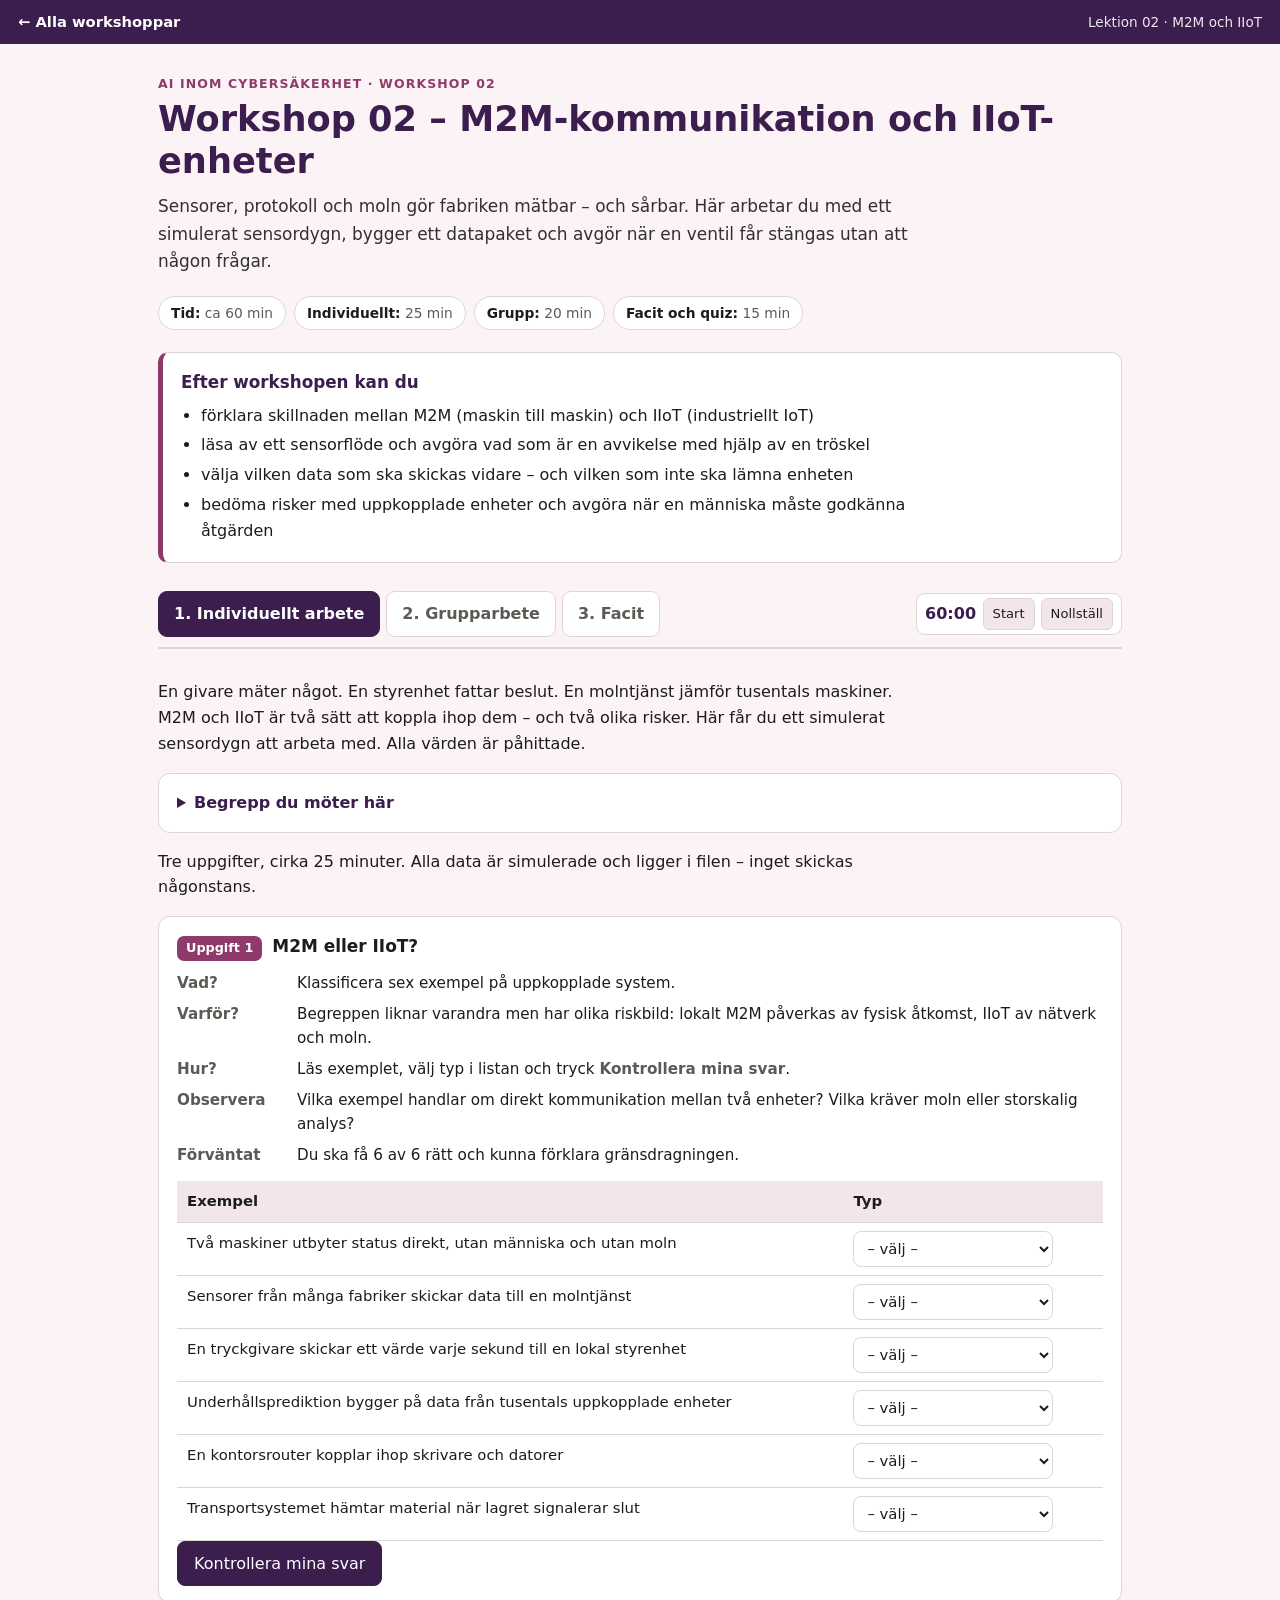
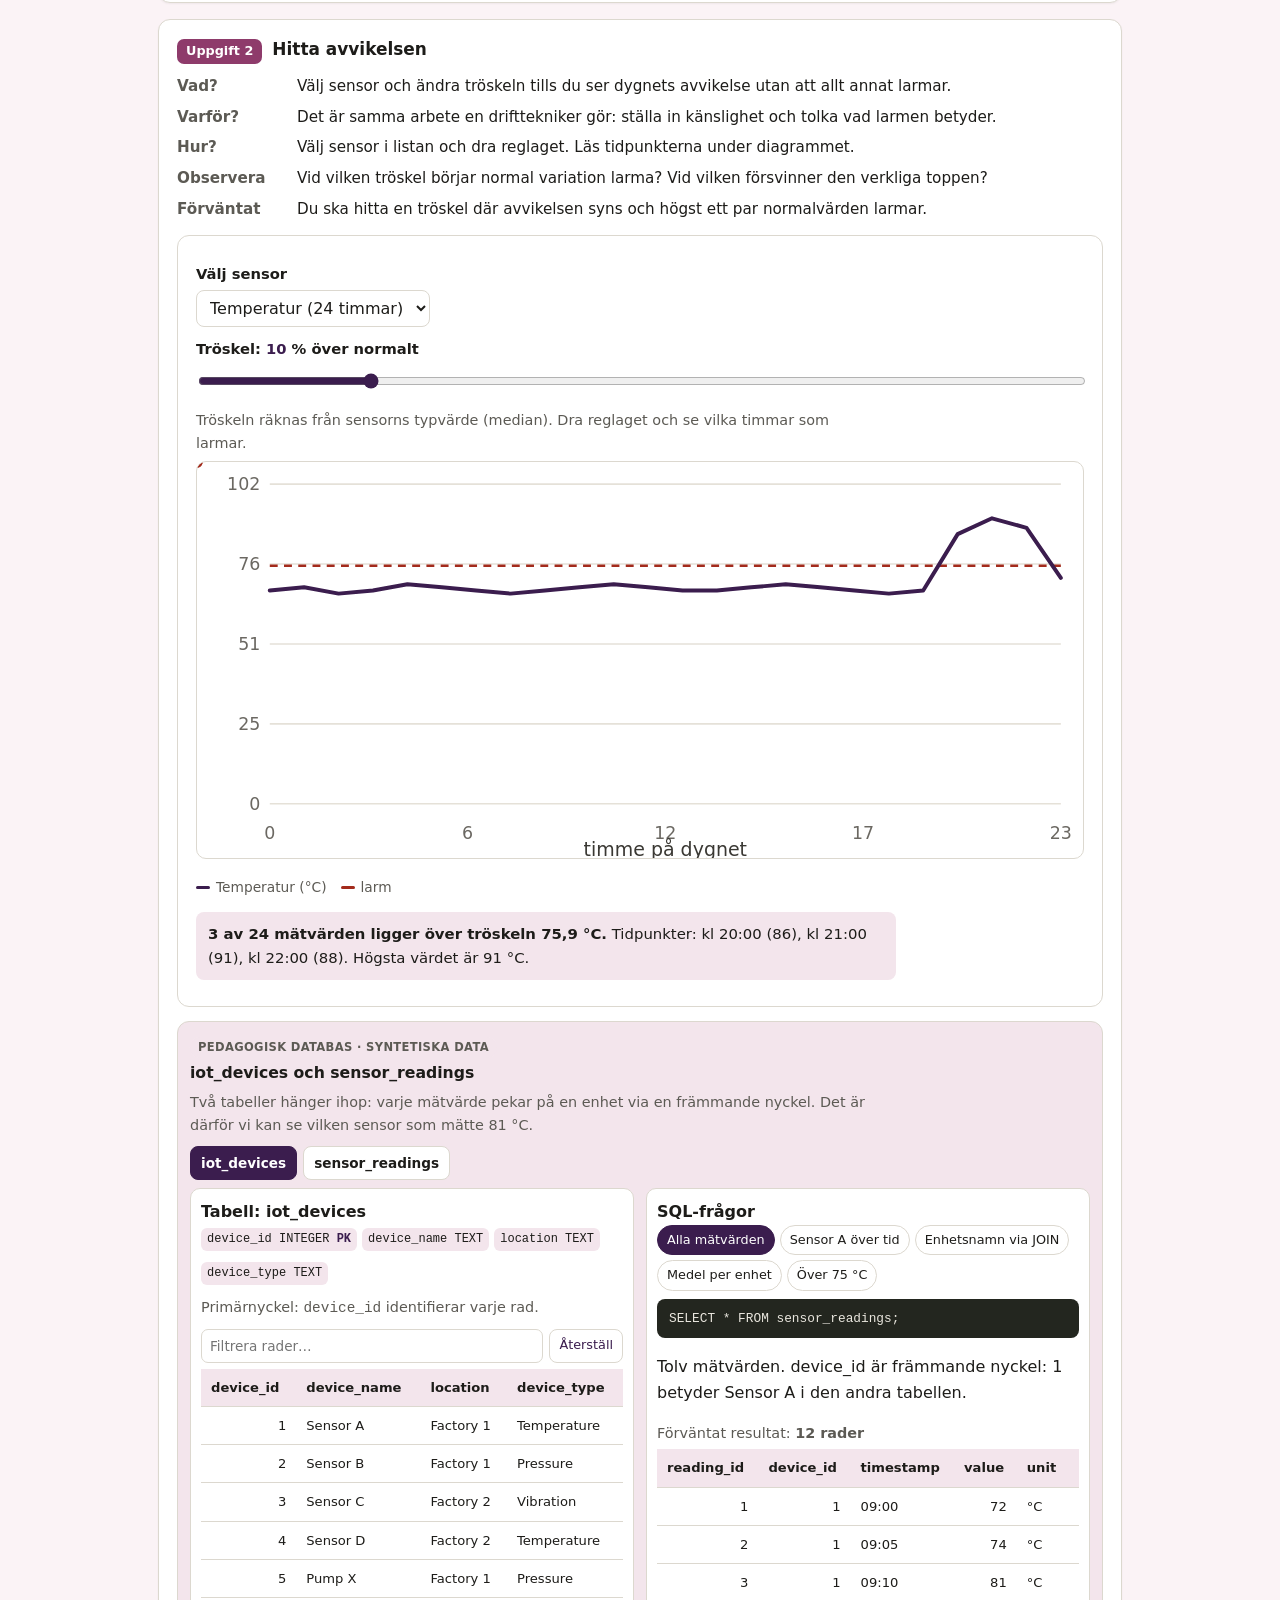
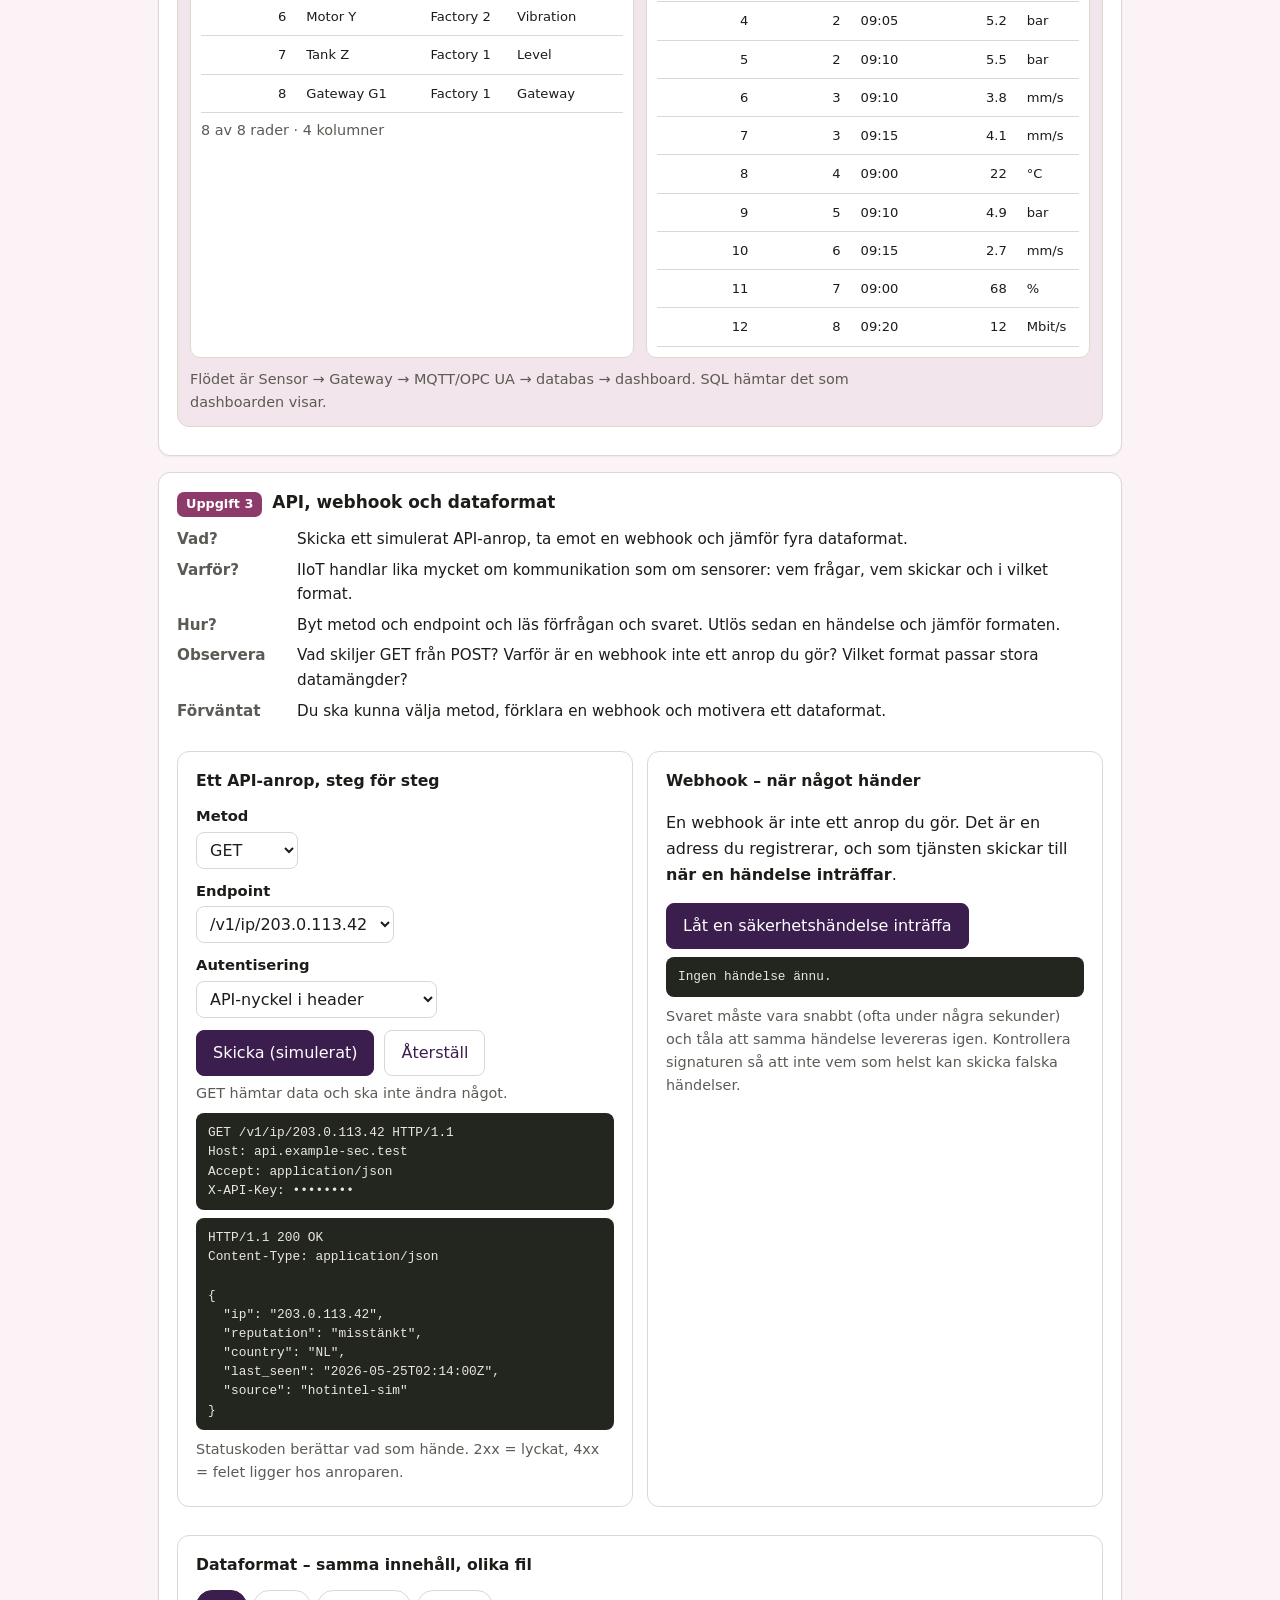
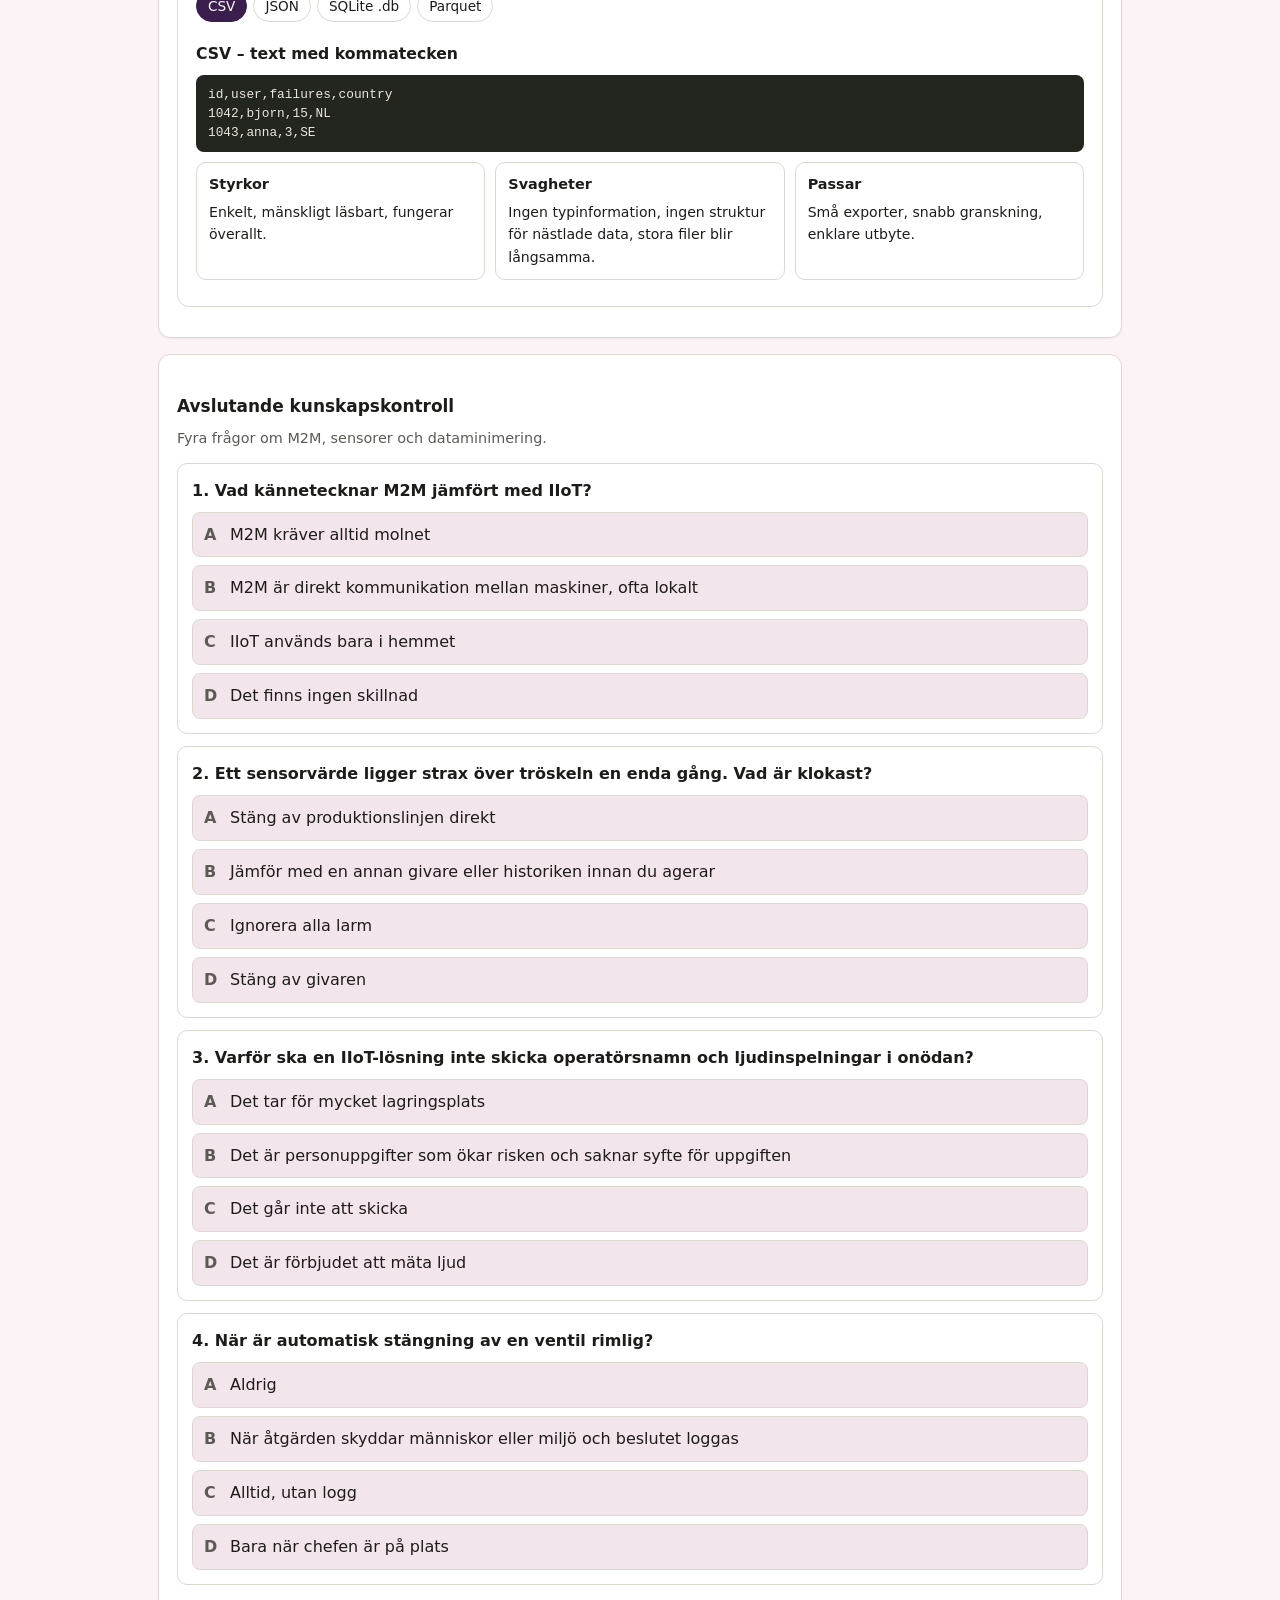
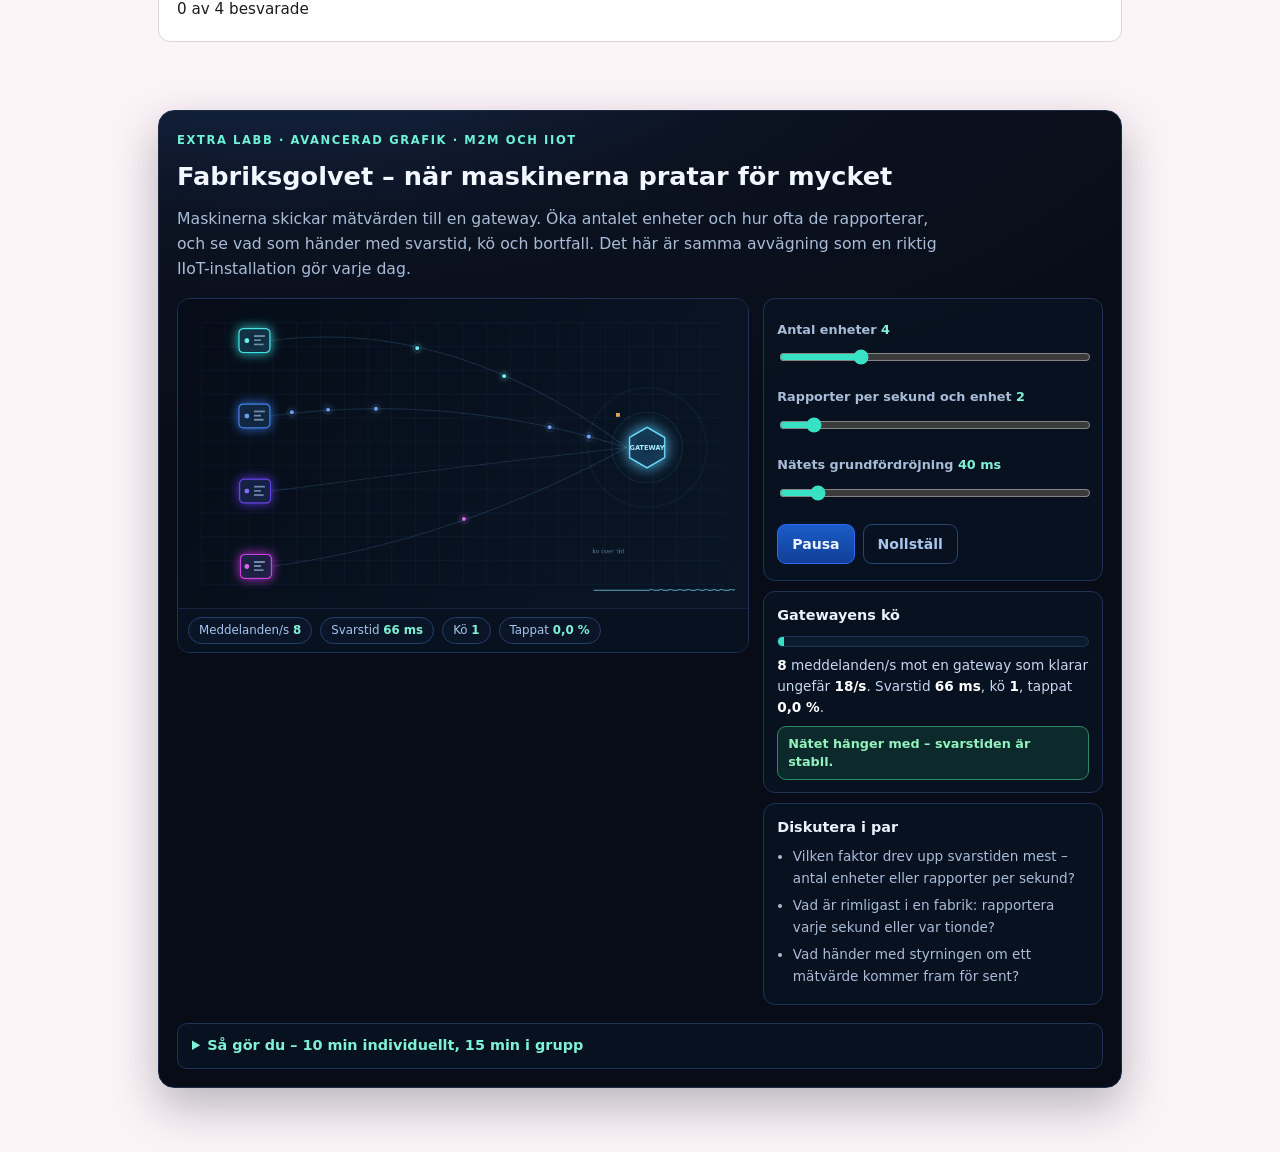
<file: 02_M2M-kommunikation och IIoT-enheter/03_Workshop/workshop-02-m2m-iiot.html>
<!DOCTYPE html>
<html lang="sv">
<head>
<meta charset="utf-8">
<meta name="viewport" content="width=device-width, initial-scale=1">
<title>Workshop 02 – M2M-kommunikation och IIoT-enheter · AI inom cybersäkerhet</title>
<style>

:root{--bg:#f7f6f2;--card:#fff;--ink:#1d1c19;--muted:#5c5a54;--line:#dcd8cf;
--ok:#1f6b45;--bad:#a32b1c;--warn:#8a5a12;--soft:#efece4;--shadow:0 1px 2px rgba(0,0,0,.05)}
*{box-sizing:border-box}
html{scroll-behavior:smooth}
body{margin:0;background:var(--bg);color:var(--ink);font:16px/1.62 system-ui,-apple-system,"Segoe UI",Roboto,Arial,sans-serif}
img,svg{max-width:100%}
a{color:var(--dark);text-underline-offset:3px}
a:hover{color:var(--acc)}
.skip{position:absolute;left:-9999px}
.skip:focus{left:8px;top:8px;background:#fff;padding:10px;z-index:99;border-radius:8px}
header.top{background:var(--dark);color:#fff;padding:10px 18px;display:flex;gap:14px;align-items:center;justify-content:space-between;flex-wrap:wrap}
header.top a{color:#fff;text-decoration:none;font-weight:600;font-size:.92rem}
header.top a:hover{color:#ffd9c9}
header.top .kicker{font-size:.85rem;opacity:.9}
main{max-width:1000px;margin:0 auto;padding:24px 18px 56px}
.hero{margin:6px 0 18px}
.eyebrow{font-size:.78rem;letter-spacing:.09em;text-transform:uppercase;color:var(--acc);font-weight:700;margin:0 0 4px}
h1{font-size:clamp(1.55rem,3.2vw,2.2rem);line-height:1.18;margin:.1em 0 .35em;color:var(--dark)}
.lead{font-size:1.06rem;max-width:70ch;color:#33312c;margin:.2em 0 1em}
.chips{display:flex;gap:8px;flex-wrap:wrap;margin:0;padding:0;list-style:none}
.chips li{background:var(--card);border:1px solid var(--line);border-radius:999px;padding:5px 12px;font-size:.86rem;color:var(--muted)}
.chips b{color:var(--ink)}
h2{font-size:1.35rem;margin:1.6em 0 .5em;color:var(--dark)}
h3{font-size:1.06rem;margin:1.3em 0 .4em}
h4{font-size:.98rem;margin:1em 0 .3em}
p,li{max-width:74ch}
ul,ol{padding-left:1.25em}
li{margin:.25em 0}
.goals{background:var(--card);border:1px solid var(--line);border-left:5px solid var(--acc);border-radius:10px;padding:14px 18px;margin:16px 0 6px}
.goals h2{margin:.1em 0 .4em;font-size:1.05rem}
.goals ul{margin:0}
.tabs{position:sticky;top:0;z-index:30;background:var(--bg);display:flex;gap:6px;align-items:center;flex-wrap:wrap;
padding:10px 0;border-bottom:2px solid var(--line);margin:18px 0 6px}
.tabs [role=tab]{font:inherit;font-weight:600;cursor:pointer;border:1px solid var(--line);background:var(--card);
color:var(--muted);border-radius:9px;padding:9px 15px}
.tabs [role=tab]:hover{border-color:var(--acc);color:var(--ink)}
.tabs [role=tab][aria-selected=true]{background:var(--dark);border-color:var(--dark);color:#fff}
.tabs [role=tab]:focus-visible,button:focus-visible,select:focus-visible,input:focus-visible,summary:focus-visible,th:focus-visible{outline:3px solid var(--acc);outline-offset:2px}
.timer{margin-left:auto;display:flex;align-items:center;gap:6px;background:var(--card);border:1px solid var(--line);border-radius:9px;padding:4px 8px}
.timer .clock{font-variant-numeric:tabular-nums;font-weight:700;min-width:52px;text-align:center;color:var(--dark)}
.timer.low .clock{color:var(--bad)}
.timer.done .clock{color:var(--warn)}
.timer button{font:inherit;font-size:.82rem;padding:4px 9px;border-radius:6px;border:1px solid var(--line);background:var(--soft);color:var(--ink);cursor:pointer}
.timer button:hover{border-color:var(--acc)}
[role=tabpanel]{padding:8px 0 20px}
[role=tabpanel][hidden]{display:none}
.card{background:var(--card);border:1px solid var(--line);border-radius:12px;padding:16px 18px;margin:14px 0}
.grid2{display:grid;gap:14px;grid-template-columns:repeat(auto-fit,minmax(260px,1fr))}
.task{background:var(--card);border:1px solid var(--line);border-radius:12px;padding:16px 18px;margin:16px 0;box-shadow:var(--shadow)}
.task>h3{margin-top:0;display:flex;gap:10px;align-items:baseline;flex-wrap:wrap}
.task .no{background:var(--acc);color:#fff;border-radius:7px;font-size:.8rem;padding:2px 9px;font-weight:700}
.brief{display:grid;gap:6px;margin:10px 0 14px;font-size:.95rem}
.brief div{display:grid;grid-template-columns:110px 1fr;gap:10px}
.brief dt,.brief b{color:var(--muted);font-weight:600}
.brief span{min-width:0}
@media(max-width:520px){.brief div{grid-template-columns:1fr;gap:0}}
.hint{font-size:.9rem;color:var(--muted);margin:.4em 0}
.note{background:var(--soft);border-radius:8px;padding:10px 12px;font-size:.92rem;margin:12px 0}
.warn{background:#fdf2e2;border:1px solid #e6c9a2;border-radius:8px;padding:10px 12px;font-size:.92rem;margin:12px 0}
button{font:inherit;cursor:pointer;border-radius:8px;border:1px solid var(--dark);background:var(--dark);color:#fff;padding:9px 16px}
button:hover{filter:brightness(1.12)}
button.ghost{background:transparent;color:var(--dark);border-color:var(--line)}
button.ghost:hover{background:var(--soft)}
button:disabled{opacity:.6;cursor:default;filter:none}
.actions{display:flex;gap:10px;flex-wrap:wrap;margin:12px 0 4px}
label.field{display:block;font-weight:600;font-size:.92rem;margin:10px 0 4px}
select,input[type=number],input[type=range],input[type=search]{font:inherit}
select,input[type=number],input[type=search]{padding:7px 9px;border:1px solid var(--line);border-radius:8px;background:#fff;color:var(--ink);max-width:100%}
input[type=range]{width:100%;accent-color:var(--dark);height:28px}
input[type=checkbox],input[type=radio]{accent-color:var(--dark);width:18px;height:18px}
.rangeout{font-variant-numeric:tabular-nums;font-weight:700;color:var(--dark)}
fieldset{border:1px solid var(--line);border-radius:10px;padding:10px 14px;margin:10px 0}
legend{font-weight:600;font-size:.92rem;padding:0 6px}
.checkline{display:flex;gap:10px;align-items:flex-start;padding:7px 0;border-bottom:1px dashed var(--line);font-size:.95rem}
.checkline:last-child{border-bottom:0}
.checkline input{margin-top:4px;flex:none}
.checkline span{flex:1}
.tablewrap{overflow-x:auto;margin:12px 0}
table{width:100%;border-collapse:collapse;font-size:.93rem;min-width:420px}
th,td{text-align:left;padding:8px 10px;border-bottom:1px solid var(--line);vertical-align:top}
th{background:var(--soft);font-weight:600;white-space:nowrap}
th[data-i]{cursor:pointer;user-select:none}
th[data-i]:hover{background:#e6e2d8}
th .arrow{opacity:.45;font-size:.8em}
tbody tr:hover{background:#faf8f3}
tbody tr.good{background:#eaf5ee}
tbody tr.bad{background:#fbecea}
.rownote{font-size:.84rem;color:var(--muted);margin-top:4px}
.filter{margin-bottom:8px;width:min(340px,100%)}
.fb{font-size:.93rem;margin:10px 0;padding:10px 12px;border-radius:8px;background:var(--soft)}
.fb:empty{display:none}
.fb.ok{background:#eaf5ee;border-left:4px solid var(--ok)}
.fb.bad{background:#fbecea;border-left:4px solid var(--bad)}
.fb b{color:var(--ink)}
.whynot{display:block;color:var(--muted);font-size:.88rem;margin-top:2px}
.q{border:1px solid var(--line);border-radius:10px;padding:14px;margin:12px 0;background:#fff}
.qt{font-weight:600;margin:0 0 8px}
.opts{display:grid;gap:8px}
.opt{display:flex;gap:10px;align-items:flex-start;text-align:left;background:var(--soft);border:1px solid var(--line);
color:var(--ink);border-radius:8px;padding:9px 11px;font-weight:400}
.opt:hover:not(:disabled){border-color:var(--acc)}
.opt .k{font-weight:700;color:var(--muted);flex:none}
.opt.correct{border-color:var(--ok);background:#e7f4ec}
.opt.wrong{border-color:var(--bad);background:#fbe7e3}
.opt .k{min-width:1em}
.quizsum{font-size:.95rem;margin:12px 0 4px}
.chart{width:100%;height:auto;background:#fff;border:1px solid var(--line);border-radius:10px}
.chart .grid{stroke:#e5e1d8;stroke-width:1}
.chart .ax{font-size:11px;fill:#6b6862}
.chart .lbl{font-size:12px;fill:#3a3833}
.legend{display:flex;gap:14px;flex-wrap:wrap;font-size:.86rem;color:var(--muted);margin:6px 0 0;padding:0;list-style:none}
.legend i{display:inline-block;width:14px;height:3px;border-radius:2px;margin-right:6px;vertical-align:middle}
.bars{margin:10px 0}
.barrow{display:grid;grid-template-columns:minmax(110px,1.1fr) 2fr minmax(56px,auto);gap:10px;align-items:center;font-size:.9rem;margin:6px 0}
.bl{color:var(--muted)}
.btrack{background:var(--soft);border-radius:999px;height:12px;overflow:hidden}
.bfill{display:block;height:100%;background:var(--dark);border-radius:999px;transition:width .18s ease}
.barrow.ok .bfill{background:var(--ok)}
.barrow.bad .bfill{background:var(--bad)}
.barrow.warn .bfill{background:var(--warn)}
.bv{font-variant-numeric:tabular-nums;font-weight:700;text-align:right}
.cm{display:grid;grid-template-columns:auto 1fr 1fr;gap:6px;margin:12px 0;font-size:.9rem}
.cm .cmh{font-weight:600;color:var(--muted);padding:4px 6px;display:flex;align-items:center}
.cm .cell{border-radius:8px;padding:10px;border:1px solid var(--line);background:#fff}
.cm .cell b{display:block;font-size:1.3rem}
.cm .cell span{font-size:.8rem;color:var(--muted)}
.cm .tp{background:#e6f4ec;border-color:#b6ddc6}
.cm .tn{background:#eef1f0;border-color:#cfd8d3}
.cm .fp{background:#fdf1e2;border-color:#e8cfae}
.cm .fn{background:#fbe8e5;border-color:#e8bcb4}
details{background:var(--card);border:1px solid var(--line);border-radius:10px;padding:12px 16px;margin:12px 0}
details[open]{box-shadow:var(--shadow)}
summary{cursor:pointer;font-weight:600;color:var(--dark)}
details[open] summary{margin-bottom:8px;border-bottom:1px solid var(--line);padding-bottom:8px}
details .why{font-size:.95rem}
details ul{margin:.4em 0}
.tag{display:inline-block;font-size:.72rem;font-weight:700;letter-spacing:.03em;text-transform:uppercase;
border-radius:999px;padding:1px 8px;background:var(--soft);color:var(--muted);vertical-align:middle}
.tag.sim{background:#efe6f5;color:#5b3a72}
.flow{display:flex;gap:8px;flex-wrap:wrap;margin:10px 0;padding:0;list-style:none}
.flow li{background:var(--card);border:1px solid var(--line);border-radius:8px;padding:6px 10px;font-size:.85rem}
.flow li.on{background:var(--dark);color:#fff;border-color:var(--dark)}
.flow li b{font-weight:700}
.stepbtns{display:flex;gap:6px;flex-wrap:wrap;margin:10px 0;padding:0;list-style:none}
.stepbtns button{background:var(--card);color:var(--ink);border:1px solid var(--line);padding:6px 10px;font-size:.86rem;border-radius:8px}
.stepbtns button[aria-pressed=true]{background:var(--dark);color:#fff;border-color:var(--dark)}
.stepinfo{background:var(--card);border:1px solid var(--line);border-left:5px solid var(--acc);border-radius:8px;padding:12px 14px;margin:8px 0;min-height:76px}
.stepinfo h4{margin:0 0 4px}
.riskbadge{display:inline-block;border-radius:6px;padding:2px 9px;font-weight:700;font-size:.85rem}
.riskbadge.low{background:#e6f4ec;color:#1f5c3e}
.riskbadge.mid{background:#fdf1e2;color:#7a5112}
.riskbadge.high{background:#fbe8e5;color:#8c2417}
footer{border-top:1px solid var(--line);margin-top:26px;padding:18px;text-align:center;color:var(--muted);font-size:.83rem}
@media(max-width:640px){main{padding:16px 12px 40px}.tabs{padding:8px 0}.timer{width:100%;justify-content:center}.brief div{grid-template-columns:1fr}th,td{padding:6px 8px}}
@media print{header.top,.tabs,.actions,button{display:none}body{background:#fff}[role=tabpanel][hidden]{display:block!important}main{max-width:none}}
@media(prefers-reduced-motion:reduce){html{scroll-behavior:auto}*{transition:none!important}}

/* --- nya interaktiva komponenter --- */
.figure-wrap{display:grid;gap:16px;grid-template-columns:minmax(240px,0.9fr) minmax(280px,1.1fr);align-items:start}
@media(max-width:760px){.figure-wrap{grid-template-columns:1fr}}
.human{position:relative;background:var(--soft);border:1px solid var(--line);border-radius:14px;padding:8px}
.human svg{display:block;width:100%;height:auto}
.hotspot{position:absolute;transform:translate(-50%,-50%);border:2px solid var(--dark);background:#fff;color:var(--dark);border-radius:999px;font:inherit;font-size:.72rem;font-weight:700;padding:3px 7px;line-height:1.2;cursor:pointer;white-space:nowrap}
.hotspot[aria-pressed=true]{background:var(--dark);color:#fff}
.hotspot:hover{border-color:var(--acc)}
.hotspot:focus-visible{outline:3px solid var(--acc);outline-offset:2px}
.panel{background:var(--card);border:1px solid var(--line);border-radius:12px;padding:14px 16px;min-height:150px}
.panel h4{margin:.1em 0 .4em}
.flows{display:flex;gap:6px;align-items:center;flex-wrap:wrap;margin:10px 0;padding:0;list-style:none}
.flows li{background:var(--soft);border:1px solid var(--line);border-radius:8px;padding:5px 9px;font-size:.82rem}
.flows li.off{opacity:.45;text-decoration:line-through}
.flows .arr{background:none;border:0;color:var(--muted);padding:0 1px}
.code{background:#23261f;color:#eae7df;font-family:ui-monospace,SFMono-Regular,Menlo,Consolas,monospace;font-size:.8rem;line-height:1.5;padding:10px 12px;border-radius:8px;overflow-x:auto;white-space:pre;margin:8px 0}
.code .k{color:#9ec9a8}
.code .s{color:#e6c07b}
.seg{display:inline-flex;border:1px solid var(--line);border-radius:8px;overflow:hidden;flex-wrap:wrap}
.seg button{border:0;border-radius:0;background:var(--card);color:var(--ink);padding:6px 10px;font-size:.85rem;font-weight:600}
.seg button+button{border-left:1px solid var(--line)}
.seg button[aria-pressed=true]{background:var(--dark);color:#fff}
.chips2{display:flex;gap:6px;flex-wrap:wrap;margin:8px 0;padding:0;list-style:none}
.chips2 button{background:var(--card);color:var(--ink);border:1px solid var(--line);border-radius:999px;padding:4px 11px;font-size:.85rem}
.chips2 button[aria-pressed=true]{background:var(--dark);color:#fff;border-color:var(--dark)}
.metricgrid{display:grid;gap:8px;grid-template-columns:repeat(auto-fit,minmax(120px,1fr));margin:10px 0}
.metric{background:var(--soft);border-radius:9px;padding:8px 10px}
.metric b{display:block;font-size:1.25rem;font-variant-numeric:tabular-nums}
.metric span{font-size:.78rem;color:var(--muted)}
.modelgrid{display:grid;gap:8px;grid-template-columns:repeat(auto-fit,minmax(150px,1fr));margin:10px 0}
.modelcard{text-align:left;background:var(--card);color:var(--ink);border:1px solid var(--line);border-radius:10px;padding:10px 12px;font-weight:600;font-size:.9rem}
.modelcard small{display:block;font-weight:400;color:var(--muted);font-size:.78rem;margin-top:3px}
.modelcard[aria-pressed=true]{border-color:var(--acc);box-shadow:inset 0 0 0 2px var(--acc)}
.cards3{display:grid;gap:10px;grid-template-columns:repeat(auto-fit,minmax(190px,1fr));margin:10px 0}
.mini{background:var(--card);border:1px solid var(--line);border-radius:10px;padding:10px 12px;font-size:.88rem}
.mini h5{margin:0 0 4px;font-size:.9rem}
.legendline{display:flex;gap:14px;flex-wrap:wrap;font-size:.8rem;color:var(--muted);margin:4px 0 0}

/* --- databasvy --- */
.db{border:1px solid var(--line);border-radius:12px;padding:12px;background:var(--soft);margin:12px 0}
.db-head h4{margin:0 0 4px}
.db-tabs{display:flex;gap:6px;flex-wrap:wrap;margin:8px 0}
.db-tabs button{background:var(--card);border:1px solid var(--line);color:var(--ink);border-radius:8px;padding:5px 10px;font-size:.85rem;font-weight:600}
.db-tabs button[aria-pressed=true]{background:var(--dark);color:#fff;border-color:var(--dark)}
.db-grid{display:grid;gap:12px;grid-template-columns:minmax(280px,1fr) minmax(280px,1fr)}
@media(max-width:820px){.db-grid{grid-template-columns:1fr}}
.db-box{background:var(--card);border:1px solid var(--line);border-radius:10px;padding:10px}
.schema{display:flex;gap:5px;flex-wrap:wrap;margin:0 0 8px;padding:0;list-style:none}
.schema li{font-size:.75rem;background:var(--soft);border-radius:6px;padding:2px 6px;font-family:ui-monospace,Consolas,monospace}
.schema .key{color:var(--dark);font-weight:700}
.db-tools{display:flex;gap:6px;margin-bottom:6px;flex-wrap:wrap}
.db-tools input{flex:1;min-width:120px;border:1px solid var(--line);border-radius:7px;padding:5px 8px;font:inherit;font-size:.85rem;background:var(--card);color:var(--ink)}
.db-tools button{font-size:.8rem;padding:4px 9px}
.db-scroll{overflow-x:auto}
.db .tbl{font-size:.82rem;min-width:0}
.db .tbl th{white-space:nowrap;cursor:pointer}
.db .tbl td{white-space:nowrap}
.db .tbl td.num{text-align:right;font-variant-numeric:tabular-nums}
.sqlbtns{display:flex;gap:5px;flex-wrap:wrap;margin:0 0 8px}
.sqlbtns button{background:var(--card);border:1px solid var(--line);color:var(--ink);border-radius:999px;padding:4px 9px;font-size:.8rem}
.sqlbtns button[aria-pressed=true]{background:var(--dark);color:#fff;border-color:var(--dark)}
.db-empty{padding:10px;color:var(--muted);font-size:.85rem}
.timeline{list-style:none;margin:8px 0;padding:0 0 0 14px;border-left:3px solid var(--acc)}
.timeline li{margin:0 0 6px;font-size:.85rem;position:relative}
.timeline li:before{content:"";position:absolute;left:-20px;top:6px;width:8px;height:8px;border-radius:50%;background:var(--acc)}
.timeline time{font-weight:700;margin-right:6px}
.featurebox{background:var(--card);border:1px solid var(--line);border-radius:10px;padding:10px;margin-top:10px}
.featurebox .checkline{margin:0 0 2px}
.fitgrid{display:grid;gap:10px;grid-template-columns:repeat(auto-fit,minmax(170px,1fr));margin:10px 0}
.fitgrid .mini svg{width:100%;height:auto;display:block}
.facitbar{display:flex;gap:8px;flex-wrap:wrap;align-items:center;margin:0 0 12px}
.facitbar .hint{margin:0}

:root{--dark:#3b1d4e;--dark2:#2b1239;--acc:#8e3b6b;--acc2:#6d2b51;--bg:#fbf3f6;--soft:#f3e5ec}
/* ===== Extra labb med avancerad grafik (tillagt) ===== */
.lab{margin:34px 0 8px;border-radius:16px;overflow:hidden;border:1px solid #1d2b45;
background:radial-gradient(1200px 520px at 12% -12%,#172c50 0%,#0b1220 46%,#070c16 100%);
color:#dbe7ff;box-shadow:0 18px 46px rgba(8,18,38,.28);padding:20px 0 0}
.lab-eyebrow{margin:0 18px;font-size:.72rem;letter-spacing:.14em;text-transform:uppercase;color:#6ff2d9;font-weight:700}
.lab h2{margin:.25em 18px .3em;color:#f2f7ff;font-size:clamp(1.25rem,2.4vw,1.6rem)}
.lab-lead{margin:0 18px 16px;color:#a8bcd8;max-width:78ch;font-size:.98rem}
.lab-shell{display:grid;grid-template-columns:minmax(0,1.6fr) minmax(250px,.95fr);gap:14px;padding:0 18px 18px}
@media(max-width:860px){.lab-shell{grid-template-columns:1fr}}
.lab-stage{position:relative;border-radius:13px;border:1px solid #1e3355;background:#060b14;overflow:hidden;align-self:start}
.lab-stage canvas{display:block;width:100%;height:auto}
.lab-hud{display:flex;gap:8px;flex-wrap:wrap;padding:8px 10px;border-top:1px solid #16253d;background:#08111f;font-size:.74rem}
.lab-hud span{background:rgba(10,22,40,.9);border:1px solid #23406b;border-radius:999px;padding:3px 10px;color:#a9c6ee}
.lab-hud b{color:#7ff2d6;font-variant-numeric:tabular-nums}
.lab-side{display:grid;gap:10px;align-content:start}
.lab-card{background:rgba(9,19,34,.82);border:1px solid #1e3355;border-radius:12px;padding:12px 13px}
.lab-card>b{display:block;font-size:.9rem;color:#eaf2ff;margin-bottom:6px}
.lab label{display:block;font-size:.8rem;color:#a8bcd8;margin:9px 0 2px;font-weight:600}
.lab output{color:#7ff2d6;font-weight:700;font-variant-numeric:tabular-nums}
.lab input[type=range]{width:100%;accent-color:#38e1c4;height:26px}
.lab input[type=checkbox]{accent-color:#38e1c4;width:17px;height:17px;flex:none}
.lab select{width:100%;padding:7px 9px;border-radius:8px;border:1px solid #26456f;background:#0b1524;color:#dbe7ff;font:inherit;font-size:.88rem}
.lab button{background:linear-gradient(180deg,#1a5cc8,#123f96);border:1px solid #2f6bff;color:#eef4ff;
padding:8px 14px;border-radius:9px;font-size:.88rem;font-weight:600}
.lab button:hover{filter:brightness(1.15)}
.lab button.ghost{background:transparent;border-color:#26456f;color:#a9c6ee}
.lab .actions{display:flex;gap:8px;flex-wrap:wrap;margin-top:10px}
.lab .readout{font-size:.85rem;line-height:1.55;color:#c6d7f2;margin:6px 0}
.lab .readout b{color:#fff}
.lab .verdict{border-radius:9px;padding:8px 10px;font-size:.8rem;font-weight:700;line-height:1.4;
background:rgba(120,150,190,.14);border:1px solid rgba(120,150,190,.3);color:#c6d7f2;margin-top:8px}
.lab .verdict.good{background:rgba(31,140,90,.20);border-color:#2b8a5f;color:#93f2bd}
.lab .verdict.mid{background:rgba(160,110,25,.20);border-color:#a87a2c;color:#ffd79a}
.lab .verdict.bad{background:rgba(180,50,35,.22);border-color:#b5452f;color:#ffb3a7}
.lab .lab-q ul{margin:4px 0 0;padding-left:1.15em;font-size:.85rem;color:#a8bcd8}
.lab .lab-q li{margin:5px 0;max-width:none}
.lab .lab-bar{height:11px;border-radius:999px;background:#0d1b2e;border:1px solid #1e3355;overflow:hidden;margin:8px 0}
.lab .lab-bar>span{display:block;height:100%;width:0;background:#38e1c4;transition:width .2s ease,background .2s ease}
.lab .metricgrid{display:grid;grid-template-columns:1fr 1fr;gap:6px;font-size:.78rem;color:#a8bcd8}
.lab .metricgrid div{background:rgba(6,14,26,.85);border:1px solid #1b2f4d;border-radius:8px;padding:6px 8px}
.lab .metricgrid b{display:block;color:#7ff2d6;font-size:1.05rem;font-variant-numeric:tabular-nums}
.lab .lab-how{margin:0 18px 18px;background:rgba(9,19,34,.82);border:1px solid #1e3355;border-radius:10px;padding:10px 14px;color:#c6d7f2}
.lab .lab-how summary{color:#7ff2d6;font-weight:700;font-size:.9rem}
.lab .lab-how ol{margin:8px 0 0;padding-left:1.3em;font-size:.86rem;color:#a8bcd8}
.lab .lab-how li{margin:4px 0;max-width:none}
@media(max-width:600px){.lab{padding-top:14px}.lab-shell{padding:0 12px 14px}.lab h2,.lab-lead,.lab-eyebrow,.lab-how{margin-left:12px;margin-right:12px}}
@media print{.lab{box-shadow:none;background:#fff;color:#111;border-color:#ccc}}
</style>
</head>
<body>
<a class="skip" href="#main">Hoppa till innehåll</a>
<header class="top">
  <a href="../../index.html" title="Öppnar kursens startsida">&#8592; Alla workshoppar</a>
  <span class="kicker">Lektion 02 · M2M och IIoT</span>
</header>
<main id="main">
  <div class="hero">
    <p class="eyebrow">AI inom cybersäkerhet · Workshop 02</p>
    <h1>Workshop 02 – M2M-kommunikation och IIoT-enheter</h1>
    <p class="lead">Sensorer, protokoll och moln gör fabriken mätbar – och sårbar. Här arbetar du med ett simulerat sensordygn, bygger ett datapaket och avgör när en ventil får stängas utan att någon frågar.</p>
    <ul class="chips"><li><b>Tid:</b> ca 60 min</li><li><b>Individuellt:</b> 25 min</li><li><b>Grupp:</b> 20 min</li><li><b>Facit och quiz:</b> 15 min</li></ul>
  </div>
  <section class="goals" aria-labelledby="mal">
    <h2 id="mal">Efter workshopen kan du</h2>
    <ul><li>förklara skillnaden mellan M2M (maskin till maskin) och IIoT (industriellt IoT)</li><li>läsa av ett sensorflöde och avgöra vad som är en avvikelse med hjälp av en tröskel</li><li>välja vilken data som ska skickas vidare – och vilken som inte ska lämna enheten</li><li>bedöma risker med uppkopplade enheter och avgöra när en människa måste godkänna åtgärden</li></ul>
  </section>
  <nav class="tabs" role="tablist" aria-label="Workshopens tre delar">
    <button type="button" role="tab" id="tab-ind" aria-controls="panel-ind" aria-selected="true" data-panel="ind">1. Individuellt arbete</button>
    <button type="button" role="tab" id="tab-grp" aria-controls="panel-grp" aria-selected="false" tabindex="-1" data-panel="grp">2. Grupparbete</button>
    <button type="button" role="tab" id="tab-fac" aria-controls="panel-fac" aria-selected="false" tabindex="-1" data-panel="fac">3. Facit</button>
    <div class="timer" id="timer" data-minutes="60">
      <span class="clock" id="tOut" aria-live="off">60:00</span>
      <button type="button" id="tStart" aria-pressed="false" title="Starta eller pausa timern">Start</button>
      <button type="button" id="tReset" title="Nollställ timern">Nollställ</button>
    </div>
  </nav>
  <noscript><p class="warn">JavaScript är avstängt. Flikar, simuleringar och facit kräver JavaScript. Slå på det i webbläsaren och ladda om sidan.</p></noscript>
  <section id="panel-ind" role="tabpanel" aria-labelledby="tab-ind" tabindex="0">


<p>En givare mäter något. En styrenhet fattar beslut. En molntjänst jämför tusentals maskiner.
M2M och IIoT är två sätt att koppla ihop dem – och två olika risker. Här får du ett simulerat
sensordygn att arbeta med. Alla värden är påhittade.</p>

<details class="card">
  <summary>Begrepp du möter här</summary>
  <ul>
    <li><b>M2M</b> – maskin till maskin, ofta direkt mellan två enheter på samma plats.</li>
    <li><b>IIoT</b> – industriella enheter kopplade till nät och moln, ofta många fabriker tillsammans.</li>
    <li><b>Sensor</b> – mäter ett värde, till exempel temperatur eller tryck.</li>
    <li><b>Tröskel</b> – gränsen där ett värde räknas som avvikelse.</li>
    <li><b>Dataminimering</b> – skicka bara den data som behövs för uppgiften.</li>
    <li><b>API</b> – ett avtalat gränssnitt där ett program kan hämta eller skicka data.</li>
    <li><b>Webhook</b> – ett automatiskt meddelande som skickas när något händer.</li>
    <li><b>JSON</b> – textformat med namn och värden som både människor och program kan läsa.</li>
  </ul>
</details>


<p>Tre uppgifter, cirka 25 minuter. Alla data är simulerade och ligger i filen – inget skickas någonstans.</p>
<article class="task" id="u1">
  <h3><span class="no">Uppgift 1</span> M2M eller IIoT?</h3>
  <dl class="brief">
    <div><dt>Vad?</dt><span>Klassificera sex exempel på uppkopplade system.</span></div>
    <div><dt>Varför?</dt><span>Begreppen liknar varandra men har olika riskbild: lokalt M2M påverkas av fysisk åtkomst, IIoT av nätverk och moln.</span></div>
    <div><dt>Hur?</dt><span>Läs exemplet, välj typ i listan och tryck <b>Kontrollera mina svar</b>.</span></div>
    <div><dt>Observera</dt><span>Vilka exempel handlar om direkt kommunikation mellan två enheter? Vilka kräver moln eller storskalig analys?</span></div>
    <div><dt>Förväntat</dt><span>Du ska få 6 av 6 rätt och kunna förklara gränsdragningen.</span></div>
  </dl>
  <div id="u1-klass"></div>
</article>
<article class="task" id="u2">
  <h3><span class="no">Uppgift 2</span> Hitta avvikelsen</h3>
  <dl class="brief">
    <div><dt>Vad?</dt><span>Välj sensor och ändra tröskeln tills du ser dygnets avvikelse utan att allt annat larmar.</span></div>
    <div><dt>Varför?</dt><span>Det är samma arbete en drifttekniker gör: ställa in känslighet och tolka vad larmen betyder.</span></div>
    <div><dt>Hur?</dt><span>Välj sensor i listan och dra reglaget. Läs tidpunkterna under diagrammet.</span></div>
    <div><dt>Observera</dt><span>Vid vilken tröskel börjar normal variation larma? Vid vilken försvinner den verkliga toppen?</span></div>
    <div><dt>Förväntat</dt><span>Du ska hitta en tröskel där avvikelsen syns och högst ett par normalvärden larmar.</span></div>
  </dl>
  <div id="u2-sim"></div><div class="db" data-db="02"></div>
</article>
<article class="task" id="u3">
  <h3><span class="no">Uppgift 3</span> API, webhook och dataformat</h3>
  <dl class="brief">
    <div><dt>Vad?</dt><span>Skicka ett simulerat API-anrop, ta emot en webhook och jämför fyra dataformat.</span></div>
    <div><dt>Varför?</dt><span>IIoT handlar lika mycket om kommunikation som om sensorer: vem frågar, vem skickar och i vilket format.</span></div>
    <div><dt>Hur?</dt><span>Byt metod och endpoint och läs förfrågan och svaret. Utlös sedan en händelse och jämför formaten.</span></div>
    <div><dt>Observera</dt><span>Vad skiljer GET från POST? Varför är en webhook inte ett anrop du gör? Vilket format passar stora datamängder?</span></div>
    <div><dt>Förväntat</dt><span>Du ska kunna välja metod, förklara en webhook och motivera ett dataformat.</span></div>
  </dl>
  
<div class="grid2">
  <div class="card">
    <h4 style="margin-top:0">Ett API-anrop, steg för steg</h4>
    <label class="field" for="api-m">Metod</label>
    <select id="api-m"><option>GET</option><option>POST</option><option>PUT</option><option>PATCH</option><option>DELETE</option></select>
    <label class="field" for="api-e">Endpoint</label>
    <select id="api-e">
      <option value="ip">/v1/ip/203.0.113.42</option>
      <option value="alerts">/v1/alerts</option>
      <option value="alert">/v1/alerts/1042</option>
    </select>
    <label class="field" for="api-a">Autentisering</label>
    <select id="api-a"><option value="key">API-nyckel i header</option><option value="oauth">OAuth 2.0 (Bearer-token)</option></select>
    <div class="actions"><button type="button" id="api-send">Skicka (simulerat)</button><button type="button" class="ghost" id="api-reset">Återställ</button></div>
    <p class="hint" id="api-methodnote"></p>
    <pre class="code" id="api-req" aria-label="Simulerad HTTP-förfrågan"></pre>
    <pre class="code" id="api-res" aria-label="Simulerat HTTP-svar"></pre>
    <p class="hint" id="api-note"></p>
  </div>
  <div class="card">
    <h4 style="margin-top:0">Webhook – när något händer</h4>
    <p>En webhook är inte ett anrop du gör. Det är en adress du registrerar, och som tjänsten skickar till <b>när en händelse inträffar</b>.</p>
    <div class="actions"><button type="button" id="wh-fire">Låt en säkerhetshändelse inträffa</button></div>
    <pre class="code" id="wh-out">Ingen händelse ännu.</pre>
    <p class="hint">Svaret måste vara snabbt (ofta under några sekunder) och tåla att samma händelse levereras igen. Kontrollera signaturen så att inte vem som helst kan skicka falska händelser.</p>
  </div>
</div>
<div class="card">
  <h4 style="margin-top:0">Dataformat – samma innehåll, olika fil</h4>
  <ul class="chips2" id="fmt-tabs">
    <li><button type="button" data-fmt="csv" aria-pressed="true">CSV</button></li>
    <li><button type="button" data-fmt="json" aria-pressed="false">JSON</button></li>
    <li><button type="button" data-fmt="db" aria-pressed="false">SQLite .db</button></li>
    <li><button type="button" data-fmt="parquet" aria-pressed="false">Parquet</button></li>
  </ul>
  <div id="fmt-info"></div>
</div>

</article>

    <section class="card" id="quiz">
      <noscript><p class="warn">Quizet kräver JavaScript.</p></noscript>
    </section>
  </section>
  <section id="panel-grp" role="tabpanel" aria-labelledby="tab-grp" tabindex="0" hidden>

<h2>Uppgift 4 – Tryckgivaren i fabriken</h2>
<div class="task">
  <h3><span class="no">Gruppuppgift</span> Värdet stiger – vad gör ni?</h3>
  <p>Kl. 03:12 stiger trycket i en ledning från 5,0 till 7,6 bar på tjugo minuter. Givaren skickar
  data till en IIoT-plattform. Systemet har behörighet att stänga en ventil automatiskt.
  Ni är nattens säkerhetsteam och måste fatta tre beslut tillsammans.</p>
  <dl class="brief">
    <div><dt>Tid</dt><span>15 minuter beslut, 5 minuter redovisning.</span></div>
    <div><dt>Roller</dt><span>Ordförande, skeptiker, sekreterare, rapportör.</span></div>
    <div><dt>Krav</dt><span>Ett gemensamt beslut per fråga – och en mening om varför.</span></div>
  </dl>
</div>

<div class="card">
  <label class="field" for="g-1">1. Vad gör ni med larmet?</label>
  <select id="g-1">
    <option value="wait">Väntar – ett enstaka värde kan vara en givarfel</option>
    <option value="verify" selected>Kontrollerar en annan givare och larmar drifttekniker</option>
    <option value="stop">Stoppar linjen direkt</option>
  </select>

  <label class="field" for="g-2">2. Vilken data skickas till molnet?</label>
  <select id="g-2">
    <option value="all">Allt: rådata, operatörsnamn och ljud från lokalen</option>
    <option value="agg" selected>Mätvärden, tidsstämpel, enhets-ID och status</option>
    <option value="min">Bara ett medelvärde per timme</option>
  </select>

  <label class="field" for="g-3">3. Får systemet stänga ventilen själv?</label>
  <select id="g-3">
    <option value="auto">Ja, direkt – snabbast möjliga skydd</option>
    <option value="approve" selected>Ja, men bara efter godkännande av drifttekniker</option>
    <option value="no">Nej, aldrig</option>
  </select>

  <div class="actions"><button type="button" id="g-run">Visa konsekvenser</button></div>
  <div id="g-out" aria-live="polite"></div>
</div>

<h3>Redovisa på 2 minuter</h3>
<ol>
  <li>Vilka tre beslut tog ni – och vilket var svårast?</li>
  <li>Vad kostar ett onödigt stopp jämfört med en läcka?</li>
  <li>Vilken data hade ni velat ha som ni inte fick?</li>
</ol>

  </section>
  <section id="panel-fac" role="tabpanel" aria-labelledby="tab-fac" tabindex="0" hidden>
    <div class="facitbar">
      <button type="button" id="facOpenAll">Öppna alla facit</button>
      <button type="button" class="ghost" id="facCloseAll">Fäll ihop alla</button>
      <span class="hint">Facit kan öppnas när som helst – du behöver inte svara först.</span>
    </div>

<p>Öppna en uppgift i taget. Jämför med ditt eget svar innan du läser vidare.</p>
<div id="facit-lista"></div>

<h2>Att ta med sig</h2>
<ul>
  <li><b>Säkerhet före produktion när människor kan skadas.</b> Ett stopp kostar pengar; en läcka kan kosta hälsa och miljö.</li>
  <li><b>Ett värde är inte en händelse.</b> Jämför med en annan givare eller med historiken innan ni agerar.</li>
  <li><b>Skicka inte mer data än uppgiften kräver.</b> Operatörsnamn och ljud är personuppgifter och ökar attackytan.</li>
  <li><b>Automatik behöver en gräns.</b> Ventilen får stängas automatiskt om det skyddar, men någon ska veta varför det hände.</li>
</ul>

  </section>

<script>(function(){if(!window.CanvasRenderingContext2D||!CanvasRenderingContext2D.prototype||CanvasRenderingContext2D.prototype.roundRect)return;
CanvasRenderingContext2D.prototype.roundRect=function(x,y,w,h,r){r=Math.min(typeof r==="number"?r:0,w/2,h/2);
this.beginPath();this.moveTo(x+r,y);this.arcTo(x+w,y,x+w,y+h,r);this.arcTo(x+w,y+h,x,y+h,r);
this.arcTo(x,y+h,x,y,r);this.arcTo(x,y,x+w,y,r);this.closePath();return this;};})();</script>
<section class="lab" id="lab-extra-2" aria-labelledby="lab2-h">
  <p class="lab-eyebrow">Extra labb · avancerad grafik · M2M och IIoT</p>
  <h2 id="lab2-h">Fabriksgolvet – när maskinerna pratar för mycket</h2>
  <p class="lab-lead">Maskinerna skickar mätvärden till en gateway. Öka antalet enheter och hur ofta de rapporterar, och se vad som händer med svarstid, kö och bortfall. Det här är samma avvägning som en riktig IIoT-installation gör varje dag.</p>
  <div class="lab-shell">
    <div class="lab-stage">
      <canvas id="lab2cv" width="960" height="520" role="img" aria-label="Fabriksgolv där maskiner skickar datapaket till en gateway"></canvas>
      <div class="lab-hud">
        <span>Meddelanden/s <b id="lab2rate">0</b></span>
        <span>Svarstid <b id="lab2lat">0 ms</b></span>
        <span>Kö <b id="lab2q">0</b></span>
        <span>Tappat <b id="lab2drop">0 %</b></span>
      </div>
    </div>
    <div class="lab-side">
      <div class="lab-card">
        <label for="lab2dev">Antal enheter <output id="lab2devv">4</output></label>
        <input type="range" id="lab2dev" min="2" max="10" value="4">
        <label for="lab2freq">Rapporter per sekund och enhet <output id="lab2freqv">2</output></label>
        <input type="range" id="lab2freq" min="1" max="12" value="2">
        <label for="lab2delay">Nätets grundfördröjning <output id="lab2delayv">40 ms</output></label>
        <input type="range" id="lab2delay" min="10" max="300" step="10" value="40">
        <div class="actions">
          <button type="button" id="lab2run">Pausa</button>
          <button type="button" class="ghost" id="lab2clear">Nollställ</button>
        </div>
      </div>
      <div class="lab-card">
        <b>Gatewayens kö</b>
        <div class="lab-bar"><span id="lab2bar"></span></div>
        <div class="readout" id="lab2read"></div>
        <div class="verdict good" id="lab2verdict">Nätet hänger med.</div>
      </div>
      <div class="lab-card lab-q">
        <b>Diskutera i par</b>
        <ul>
          <li>Vilken faktor drev upp svarstiden mest – antal enheter eller rapporter per sekund?</li>
          <li>Vad är rimligast i en fabrik: rapportera varje sekund eller var tionde?</li>
          <li>Vad händer med styrningen om ett mätvärde kommer fram för sent?</li>
        </ul>
      </div>
    </div>
  </div>
  <details class="lab-how">
    <summary>Så gör du – 10 min individuellt, 15 min i grupp</summary>
    <ol>
      <li>Börja med 4 enheter och 2 rapporter/s. Läs av svarstid och kö.</li>
      <li>Dubbla antalet enheter. Vad händer? Dubbla sedan frekvensen i stället.</li>
      <li>Höj nätets fördröjning till 200 ms. Jämför med att bara ha många enheter.</li>
      <li>Hitta den kombination där nätet börjar tappa meddelanden och skriv ner varför.</li>
    </ol>
  </details>
</section>
<script>
(function(){
  var cv=document.getElementById("lab2cv"),cx=cv.getContext("2d");
  var W=960,H=520,$=function(i){return document.getElementById(i)};
  var reduce=window.matchMedia&&window.matchMedia("(prefers-reduced-motion: reduce)").matches;
  var st={n:4,freq:2,delay:40,run:true,q:0,drops:0,sent:0,got:0,pk:[],t:0,flash:0,hist:[],acc:0};
  var GW={x:790,y:250},CAP=18,QMAX=55;

  function machines(){
    var a=[],i,n=st.n,top=70,bot=H-70;
    for(i=0;i<n;i++){
      var y=n===1?(top+bot)/2:top+(bot-top)*i/(n-1);
      a.push({x:130,y:y,ph:Math.random()*6.28,hue:180+((i*37)%120)});
    }
    return a;
  }
  function spawn(m){
    st.pk.push({x:m.x,y:m.y,t:0,dur:1.0+st.delay/620,ax:m.x,ay:m.y,hue:m.hue});
    st.sent++;
  }
  function step(dt){
    st.t+=dt;
    if(!st.run)return;
    var ms=machines(),i,rate=st.freq*st.n;
    st.acc+=dt*rate;
    while(st.acc>=1){st.acc-=1;spawn(ms[Math.floor(Math.random()*ms.length)]);}
    // serve
    var served=Math.min(st.q,CAP*dt);
    st.q-=served;
    for(i=st.pk.length-1;i>=0;i--){
      var p=st.pk[i];p.t+=dt/p.dur;
      if(p.t>=1){
        st.pk.splice(i,1);
        if(st.q<QMAX){st.q+=1;st.got++;}else{st.drops++;st.flash=0.5;}
      }
    }
    if(st.q<0)st.q=0;
    st.hist.push(st.q);if(st.hist.length>120)st.hist.shift();
  }

  function draw(){
    var i,ms=machines(),t=st.t;
    var g=cx.createLinearGradient(0,0,W,H);
    g.addColorStop(0,"#060d18");g.addColorStop(1,"#0a1626");
    cx.fillStyle=g;cx.fillRect(0,0,W,H);

    // golv
    cx.strokeStyle="rgba(90,150,230,.10)";cx.lineWidth=1;
    for(i=0;i<12;i++){var y=40+i*40;cx.beginPath();cx.moveTo(40,y);cx.lineTo(W-40,y);cx.stroke();}
    for(i=0;i<22;i++){var x=40+i*40;cx.beginPath();cx.moveTo(x,40);cx.lineTo(x,H-40);cx.stroke();}

    // linjer maskin -> gateway
    for(i=0;i<ms.length;i++){
      var m=ms[i];
      cx.beginPath();cx.moveTo(m.x+26,m.y);
      cx.quadraticCurveTo((m.x+GW.x)/2,m.y-40,GW.x-34,GW.y);
      cx.strokeStyle="rgba(110,190,255,.16)";cx.lineWidth=1.6;cx.stroke();
    }

    // maskiner
    for(i=0;i<ms.length;i++){
      var mm=ms[i],pulse=1+Math.sin(t*3+i)*0.06;
      cx.save();cx.translate(mm.x,mm.y);
      cx.shadowColor="hsla("+mm.hue+",90%,60%,.85)";cx.shadowBlur=18;
      cx.fillStyle="rgba(14,32,52,.95)";
      cx.strokeStyle="hsla("+mm.hue+",90%,62%,.9)";cx.lineWidth=2;
      cx.beginPath();cx.roundRect(-26* pulse,-20,52,40,7);cx.fill();cx.stroke();
      cx.shadowBlur=0;
      cx.fillStyle="hsla("+mm.hue+",90%,70%,.95)";
      cx.beginPath();cx.arc(-14,0,4,0,6.284);cx.fill();
      cx.fillStyle="rgba(190,220,255,.55)";
      cx.fillRect(-2,-9,18,3);cx.fillRect(-2,-2,12,3);cx.fillRect(-2,5,16,3);
      cx.restore();
    }

    // gateway
    cx.save();cx.translate(GW.x,GW.y);
    for(i=0;i<3;i++){
      var rr=40+i*22+((t*26+i*20)%44);
      cx.beginPath();cx.arc(0,0,rr,0,6.284);
      cx.strokeStyle="rgba(90,210,255,"+(0.16*(1-((rr-40)/90)))+")";cx.lineWidth=1.4;cx.stroke();
    }
    cx.shadowColor="rgba(90,210,255,.95)";cx.shadowBlur=24;
    cx.beginPath();
    for(i=0;i<6;i++){var a=Math.PI/6+i*Math.PI/3,x=Math.cos(a)*34,y=Math.sin(a)*34;i?cx.lineTo(x,y):cx.moveTo(x,y);}
    cx.closePath();cx.fillStyle="rgba(16,44,70,.98)";cx.fill();
    cx.strokeStyle="#6fdcff";cx.lineWidth=2.4;cx.stroke();cx.shadowBlur=0;
    cx.fillStyle="#a9ecff";cx.font="700 11px system-ui,Segoe UI,Arial";cx.textAlign="center";
    cx.fillText("GATEWAY",0,4);cx.textAlign="left";
    cx.restore();

    // paket
    for(i=0;i<st.pk.length;i++){
      var p=st.pk[i],e=p.t,u=1-e;
      var X=u*u*p.ax+2*u*e*((p.ax+GW.x)/2)+e*e*(GW.x-34);
      var Y=u*u*p.ay+2*u*e*(p.ay-40)+e*e*GW.y;
      cx.beginPath();cx.arc(X,Y,3.2,0,6.284);
      cx.fillStyle="hsla("+p.hue+",95%,72%,.95)";
      cx.shadowColor="hsla("+p.hue+",95%,70%,.9)";cx.shadowBlur=12;cx.fill();cx.shadowBlur=0;
      cx.beginPath();cx.arc(X,Y,7,0,6.284);
      cx.strokeStyle="hsla("+p.hue+",95%,70%,.20)";cx.lineWidth=1;cx.stroke();
    }

    // kö vid gateway
    var qn=Math.min(24,Math.round(st.q));
    for(i=0;i<qn;i++){
      var qx=GW.x-52-((i%6)*11),qy=GW.y-58+Math.floor(i/6)*11;
      cx.fillStyle="rgba(255,196,90,.85)";cx.fillRect(qx,qy,6,6);
    }
    if(st.flash>0){
      cx.fillStyle="rgba(255,60,60,"+(st.flash*0.5)+")";cx.fillRect(0,0,W,H);st.flash-=0.03;
    }

    // minidiagram
    cx.strokeStyle="rgba(120,220,255,.75)";cx.lineWidth=1.6;cx.beginPath();
    for(i=0;i<st.hist.length;i++){
      var hx=W-260+i*2,hy=H-30-st.hist[i]*(70/QMAX);
      i?cx.lineTo(hx,hy):cx.moveTo(hx,hy);
    }
    cx.stroke();
    cx.fillStyle="rgba(160,200,240,.6)";cx.font="10px system-ui,Segoe UI,Arial";
    cx.fillText("kö över tid",W-262,H-92);

    readout();
  }

  function readout(){
    var lat=Math.round(st.delay+st.q*26);
    var drop=st.sent?Math.min(100,Math.round(st.drops/st.sent*1000)/10):0;
    $("lab2rate").textContent=(st.n*st.freq).toFixed(0);
    $("lab2lat").textContent=lat+" ms";
    $("lab2q").textContent=Math.round(st.q);
    $("lab2drop").textContent=drop.toFixed(1).replace(".",",")+" %";
    var pct=Math.min(100,st.q/QMAX*100);
    $("lab2bar").style.width=pct+"%";
    $("lab2bar").style.background=pct>80?"#ff6b6b":pct>45?"#ffc45a":"#38e1c4";
    var v=$("lab2verdict");
    if(drop>2||pct>80){v.className="verdict bad";v.textContent="Överbelastning: gatewayen hinner inte, meddelanden tappas.";}
    else if(pct>45){v.className="verdict mid";v.textContent="På gränsen: kön växer och svarstiden stiger.";}
    else{v.className="verdict good";v.textContent="Nätet hänger med – svarstiden är stabil.";}
    $("lab2read").innerHTML="<b>"+(st.n*st.freq).toFixed(0)+"</b> meddelanden/s mot en gateway som klarar ungefär <b>18/s</b>. "+
      "Svarstid <b>"+lat+" ms</b>, kö <b>"+Math.round(st.q)+"</b>, tappat <b>"+drop.toFixed(1).replace(".",",")+" %</b>.";
  }

  function loop(ts){
    var now=ts||performance.now();
    if(!loop.last)loop.last=now;
    var dt=Math.min(0.05,(now-loop.last)/1000);loop.last=now;
    if(!reduce)step(dt);else if(st.run){step(0.016);}
    draw();requestAnimationFrame(loop);
  }

  $("lab2dev").addEventListener("input",function(){st.n=+this.value;$("lab2devv").textContent=this.value;});
  $("lab2freq").addEventListener("input",function(){st.freq=+this.value;$("lab2freqv").textContent=this.value;});
  $("lab2delay").addEventListener("input",function(){st.delay=+this.value;$("lab2delayv").textContent=this.value+" ms";});
  $("lab2run").addEventListener("click",function(){st.run=!st.run;this.textContent=st.run?"Pausa":"Kör";});
  $("lab2clear").addEventListener("click",function(){st.q=0;st.drops=0;st.sent=0;st.got=0;st.pk=[];st.hist=[];st.acc=0;});
  loop();
})();
</script>

</main>


<script>
var WS=(function(){
"use strict";
function $(s,r){return (r||document).querySelector(s)}
function $$(s,r){return Array.prototype.slice.call((r||document).querySelectorAll(s))}
function esc(s){return String(s).replace(/[&<>"]/g,function(c){return {"&":"&amp;","<":"&lt;",">":"&gt;",'"':"&quot;"}[c]})}
function fmt(n,d){if(!isFinite(n))return "\u2013";return n.toFixed(d==null?2:d).replace(".",",")}
function num(v){return Number(String(v).replace(",","."))}

/* ---------- flikar ---------- */
function initTabs(){
  var btns=$$('.tabs [role="tab"]');
  if(!btns.length)return;
  function show(id,setHash){
    btns.forEach(function(b){
      var on=b.getAttribute("data-panel")===id;
      b.setAttribute("aria-selected",on?"true":"false");
      b.tabIndex=on?0:-1;
    });
    $$('[role="tabpanel"]').forEach(function(p){p.hidden=p.id!=="panel-"+id});
    if(setHash){try{history.replaceState(null,"","#"+id)}catch(e){}}
  }
  btns.forEach(function(b,i){
    b.addEventListener("click",function(){show(b.getAttribute("data-panel"),true)});
    b.addEventListener("keydown",function(e){
      var n=null;
      if(e.key==="ArrowRight")n=(i+1)%btns.length;
      if(e.key==="ArrowLeft")n=(i-1+btns.length)%btns.length;
      if(e.key==="Home")n=0;
      if(e.key==="End")n=btns.length-1;
      if(n!==null){e.preventDefault();btns[n].focus();show(btns[n].getAttribute("data-panel"),true)}
    });
  });
  var h=(location.hash||"").replace("#","");
  var ok=btns.some(function(b){return b.getAttribute("data-panel")===h});
  show(ok?h:"ind",false);
}

/* ---------- timer ---------- */
function initTimer(){
  var box=$("#timer"); if(!box)return;
  var total=(parseInt(box.getAttribute("data-minutes"),10)||60)*60;
  var left=total,id=null;
  var out=$("#tOut"),st=$("#tStart"),rs=$("#tReset");
  function paint(){
    var m=Math.floor(left/60),s=left%60;
    out.textContent=(m<10?"0":"")+m+":"+(s<10?"0":"")+s;
    box.classList.toggle("low",left>0&&left<=300);
  }
  function stop(){
    if(id){clearInterval(id);id=null}
    st.textContent=left===0?"Klar":"Forts\u00e4tt";
    st.setAttribute("aria-pressed","false");
  }
  st.addEventListener("click",function(){
    if(id){stop();return}
    if(left===0){left=total;box.classList.remove("done");paint()}
    id=setInterval(function(){
      if(left>0){left--;paint()}
      if(left===0){stop();box.classList.add("done");st.textContent="Klar"}
    },1000);
    st.textContent="Pausa";st.setAttribute("aria-pressed","true");
  });
  rs.addEventListener("click",function(){
    stop();left=total;box.classList.remove("done");paint();st.textContent="Start";
  });
  paint();
}

/* ---------- quiz ---------- */
function quiz(host,cfg){
  if(!host)return;
  var qs=cfg.questions||[];
  host.innerHTML="";
  var h=document.createElement("h3");h.textContent=cfg.title||"Avslutande kunskapskontroll";host.appendChild(h);
  if(cfg.hint){var p=document.createElement("p");p.className="hint";p.textContent=cfg.hint;host.appendChild(p)}
  var answered=0,right=0;
  var status=document.createElement("p");status.className="quizsum";
  var retry=document.createElement("button");
  retry.type="button";retry.className="ghost";retry.textContent="G\u00f6r om quizet";retry.hidden=true;
  retry.addEventListener("click",function(){quiz(host,cfg);host.scrollIntoView({block:"center"})});
  qs.forEach(function(q,i){
    var wrap=document.createElement("div");wrap.className="q";
    var qt=document.createElement("p");qt.className="qt";qt.textContent=(i+1)+". "+q.text;wrap.appendChild(qt);
    var opts=document.createElement("div");opts.className="opts";wrap.appendChild(opts);
    var fb=document.createElement("p");fb.className="fb";fb.hidden=true;wrap.appendChild(fb);
    q.options.forEach(function(o,j){
      var b=document.createElement("button");b.type="button";b.className="opt";
      b.innerHTML='<span class="k">'+String.fromCharCode(65+j)+'</span><span>'+esc(o)+'</span>';
      b.addEventListener("click",function(){
        if(wrap.getAttribute("data-done")==="1")return;
        wrap.setAttribute("data-done","1");answered++;
        $$(".opt",opts).forEach(function(x,k){x.disabled=true;if(k===q.answer)x.classList.add("correct")});
        var good=j===q.answer;
        if(good){right++}else{b.classList.add("wrong")}
        fb.hidden=false;fb.className="fb "+(good?"ok":"bad");
        fb.innerHTML="<b>"+(good?"R\u00e4tt.":"Fel.")+"</b> "+esc(q.why||"");
        if(!good){var s=document.createElement("span");s.className="whynot";s.textContent="R\u00e4tt svar: "+q.options[q.answer]+".";fb.appendChild(s)}
        status.textContent=answered+" av "+qs.length+" besvarade \u00b7 "+right+" r\u00e4tt";
        if(answered===qs.length){
          status.innerHTML="<b>Resultat: "+right+" av "+qs.length+" r\u00e4tt.</b> "+(right===qs.length?"Mycket bra \u2013 du kan begreppen.":"L\u00e4s f\u00f6rklaringarna och g\u00f6r om quizet om du vill.");
          retry.hidden=false;
        }
      });
      opts.appendChild(b);
    });
    host.appendChild(wrap);
  });
  status.textContent="0 av "+qs.length+" besvarade";
  host.appendChild(status);
  host.appendChild(retry);
}

/* ---------- klassificering med dropdown ---------- */
function classify(host,cfg){
  if(!host)return;
  var rows=cfg.rows||[],opts=cfg.options||[];
  var t=document.createElement("table");
  t.innerHTML='<thead><tr><th scope="col">'+esc(cfg.col1||"System")+'</th><th scope="col">'+esc(cfg.col2||"Din bed\u00f6mning")+'</th></tr></thead>';
  var tb=document.createElement("tbody");t.appendChild(tb);
  rows.forEach(function(r){
    var tr=document.createElement("tr");
    var td=document.createElement("td");td.textContent=r.text;
    var note=document.createElement("div");note.className="rownote";note.hidden=true;td.appendChild(note);
    var td2=document.createElement("td");
    var sel=document.createElement("select");
    sel.setAttribute("aria-label","Bed\u00f6mning f\u00f6r: "+r.text);
    sel.innerHTML='<option value="">\u2013 v\u00e4lj \u2013</option>'+opts.map(function(o,i){return '<option value="'+i+'">'+esc(o)+'</option>'}).join("");
    td2.appendChild(sel);tr.appendChild(td);tr.appendChild(td2);tb.appendChild(tr);
  });
  var btn=document.createElement("button");btn.type="button";btn.textContent=cfg.btn||"Kontrollera mina svar";
  var out=document.createElement("p");out.className="fb";
  btn.addEventListener("click",function(){
    var ok=0,missing=0;
    Array.prototype.forEach.call(tb.rows,function(tr,i){
      var sel=$("select",tr),v=sel.value===""?null:Number(sel.value);
      var good=v===rows[i].correct;if(good){ok++}if(v===null){missing++}
      tr.classList.toggle("good",good);tr.classList.toggle("bad",!good&&v!==null);
      var n=$(".rownote",tr);
      if(n){n.hidden=false;n.innerHTML="<b>"+(good?"R\u00e4tt":(v===null?"Inget val":"R\u00e4tt svar: "+esc(opts[rows[i].correct])))+"</b> "+(rows[i].note||"")}
    });
    out.className="fb show "+(ok===rows.length?"ok":"bad");
    out.innerHTML="<b>"+ok+" av "+rows.length+" r\u00e4tt.</b> "+(ok===rows.length?"Bra \u2013 du ser m\u00f6nstret.":"L\u00e4s radens f\u00f6rklaring och justera"+(missing?" ("+missing+" rad(er) utan val)":"")+".");
  });
  host.appendChild(t);host.appendChild(btn);host.appendChild(out);
}

/* ---------- tabell med sortering och filter ---------- */
function sortTable(host,cfg){
  if(!host)return;
  var cols=cfg.cols||[],rows=(cfg.rows||[]).slice();
  var wrap=document.createElement("div");wrap.className="tablewrap";
  var filter=null;
  if(cfg.filter){
    filter=document.createElement("input");filter.type="search";filter.className="filter";
    filter.placeholder=cfg.filterPlaceholder||"Filtrera \u2026";
    filter.setAttribute("aria-label","Filtrera tabellen");
    wrap.appendChild(filter);
  }
  var t=document.createElement("table");
  var thead=document.createElement("thead"),htr=document.createElement("tr");
  cols.forEach(function(c,i){
    var th=document.createElement("th");th.scope="col";th.setAttribute("data-i",i);th.tabIndex=0;
    th.innerHTML=esc(c)+' <span class="arrow" aria-hidden="true">\u2195</span>';
    function sort(){
      var dir=th.getAttribute("data-dir")==="asc"?"desc":"asc";th.setAttribute("data-dir",dir);
      rows.sort(function(a,b){
        var x=a[i],y=b[i];
        var nx=parseFloat(String(x).replace(/\s/g,"").replace(",",".")),ny=parseFloat(String(y).replace(/\s/g,"").replace(",","."));
        var both=isFinite(nx)&&isFinite(ny)&&String(x).replace(/[^0-9]/g,"")!==""&&String(y).replace(/[^0-9]/g,"")!=="";
        if(both)return dir==="asc"?nx-ny:ny-nx;
        return dir==="asc"?String(x).localeCompare(String(y),"sv"):String(y).localeCompare(String(x),"sv");
      });
      render();
    }
    th.addEventListener("click",sort);
    th.addEventListener("keydown",function(e){if(e.key==="Enter"||e.key===" "){e.preventDefault();sort()}});
    htr.appendChild(th);
  });
  thead.appendChild(htr);t.appendChild(thead);
  var tb=document.createElement("tbody");t.appendChild(tb);
  function render(){
    tb.innerHTML="";
    var q=filter?filter.value.toLowerCase():"";
    rows.forEach(function(r){
      if(q&&r.join(" ").toLowerCase().indexOf(q)<0)return;
      var tr=document.createElement("tr");
      r.forEach(function(c){var td=document.createElement("td");td.innerHTML=c;tr.appendChild(td)});
      tb.appendChild(tr);
    });
  }
  wrap.appendChild(t);host.appendChild(wrap);
  if(filter)filter.addEventListener("input",render);
  render();
}

/* ---------- stapeldiagram ---------- */
function bars(host,items,opt){
  if(!host)return;
  opt=opt||{};host.innerHTML="";
  var max=opt.max||Math.max.apply(null,items.map(function(i){return Math.abs(i.value)}).concat([1]));
  var box=document.createElement("div");box.className="bars";
  items.forEach(function(it){
    var row=document.createElement("div");row.className="barrow"+(it.tone?" "+it.tone:"");
    var pct=Math.max(0,Math.min(100,Math.abs(it.value)/max*100));
    row.innerHTML='<span class="bl">'+esc(it.label)+'</span><span class="btrack"><span class="bfill" style="width:'+pct.toFixed(1)+'%"></span></span><span class="bv">'+esc(it.display!=null?it.display:it.value)+'</span>';
    box.appendChild(row);
  });
  host.appendChild(box);
  if(opt.caption){var p=document.createElement("p");p.className="hint";p.textContent=opt.caption;host.appendChild(p)}
}

/* ---------- linjediagram i ren SVG ---------- */
function line(host,cfg){
  if(!host)return;
  var W=560,H=250,L=46,R=14,T=14,B=34;
  var maxY=cfg.maxY||1,maxX=cfg.maxX||1;
  function X(v){return L+(v/maxX)*(W-L-R)}
  function Y(v){return H-B-(v/maxY)*(H-T-B)}
  var s='<svg viewBox="0 0 '+W+' '+H+'" class="chart" role="img" aria-label="'+esc(cfg.label||"Diagram")+'">';
  for(var i=0;i<=4;i++){
    var y=T+i*(H-T-B)/4;
    s+='<line class="grid" x1="'+L+'" y1="'+y+'" x2="'+(W-R)+'" y2="'+y+'"/>';
    s+='<text class="ax" x="'+(L-6)+'" y="'+(y+4)+'" text-anchor="end">'+fmt(maxY*(1-i/4),maxY<=1?1:0)+'</text>';
  }
  (cfg.xTicks||[0,0.5,1]).forEach(function(t){
    s+='<text class="ax" x="'+X(t*maxX)+'" y="'+(H-12)+'" text-anchor="middle">'+fmt(t*maxX,0)+'</text>';
  });
  (cfg.hlines||[]).forEach(function(hl){
    s+='<line x1="'+L+'" y1="'+Y(hl.y).toFixed(1)+'" x2="'+(W-R)+'" y2="'+Y(hl.y).toFixed(1)+'" stroke="'+hl.color+'" stroke-width="1.5" stroke-dasharray="5 4"><title>'+esc(hl.label||"")+'</title></line>';
  });
  (cfg.series||[]).forEach(function(ser){
    var pts=ser.points.map(function(p){return X(p[0]).toFixed(1)+","+Y(p[1]).toFixed(1)}).join(" ");
    if(!ser.onlyDots){s+='<polyline points="'+pts+'" fill="none" stroke="'+ser.color+'" stroke-width="2.5" stroke-linejoin="round" stroke-linecap="round"/>';}
    if(ser.dots){ser.points.forEach(function(p){
      s+='<circle cx="'+X(p[0]).toFixed(1)+'" cy="'+Y(p[1]).toFixed(1)+'" r="3.5" fill="'+ser.color+'"><title>'+esc(ser.name)+": "+fmt(p[1],2)+'</title></circle>';
    })}
    if(ser.fill){
      s+='<polygon points="'+X(ser.points[0][0]).toFixed(1)+','+Y(0)+' '+pts+' '+X(ser.points[ser.points.length-1][0]).toFixed(1)+','+Y(0)+'" fill="'+ser.color+'" opacity="0.08"/>';
    }
  });
  if(cfg.xLabel)s+='<text class="lbl" x="'+(L+(W-L-R)/2)+'" y="'+(H-1)+'" text-anchor="middle">'+esc(cfg.xLabel)+'</text>';
  s+="</svg>";
  host.innerHTML=s;
  if((cfg.series||[]).length){
    var ul=document.createElement("ul");ul.className="legend";
    cfg.series.forEach(function(ser){var li=document.createElement("li");li.innerHTML='<i style="background:'+ser.color+'"></i>'+esc(ser.name);ul.appendChild(li)});
    host.appendChild(ul);
  }
}

/* ---------- confusion matrix ---------- */
function cm(host,c){
  if(!host)return;
  host.innerHTML='<div class="cm">'+
    '<div class="cmh"></div><div class="cmh">Modellen larmar</div><div class="cmh">Modellen \u00e4r tyst</div>'+
    '<div class="cmh">Verkligt hot</div><div class="cell tp"><b>'+c.tp+'</b><span>TP \u2013 f\u00e5ngat hot</span></div><div class="cell fn"><b>'+c.fn+'</b><span>FN \u2013 missat hot</span></div>'+
    '<div class="cmh">Verkligt normalt</div><div class="cell fp"><b>'+c.fp+'</b><span>FP \u2013 falsklarm</span></div><div class="cell tn"><b>'+c.tn+'</b><span>TN \u2013 korrekt tyst</span></div>'+
    '</div>';
}

/* ---------- sm\u00e5hj\u00e4lp ---------- */
function metric(tp,fp,fn){
  var p=tp+fp?tp/(tp+fp):0, r=tp+fn?tp/(tp+fn):0;
  return {precision:p,recall:r,f1:(p+r)?2*p*r/(p+r):0};
}
function riskLabel(v,lo,hi){
  var t=v<lo?"low":(v<hi?"mid":"high");
  var txt=t==="low"?"L\u00e5g risk":(t==="mid"?"Medelrisk":"H\u00f6g risk");
  return '<span class="riskbadge '+t+'">'+txt+"</span>";
}
function facit(host,items){
  if(!host)return;
  items.forEach(function(f){
    var d=document.createElement("details");
    d.innerHTML="<summary>"+f[0]+"</summary>"+f[1];
    host.appendChild(d);
  });
}
function init(){initTabs();initTimer()}
return {$,$$,esc,fmt,num,quiz,classify,sortTable,bars,line,cm,metric,riskLabel,facit,init:init};
})();
(function(){
  var open=document.getElementById("facOpenAll"),close=document.getElementById("facCloseAll");
  function all(v){Array.prototype.forEach.call(document.querySelectorAll("#panel-fac details"),function(d){d.open=v})}
  if(open)open.addEventListener("click",function(){all(true)});
  if(close)close.addEventListener("click",function(){all(false)});
})();
</script>


<script>
(function(){
  WS.classify(document.getElementById("u1-klass"),{
    col1:"Exempel",col2:"Typ",
    options:["M2M","IIoT","Varken M2M eller IIoT"],
    rows:[
      {text:"Tv\u00e5 maskiner utbyter status direkt, utan m\u00e4nniska och utan moln",correct:0,note:"Direkt mellan enheter \u2013 klassiskt M2M."},
      {text:"Sensorer fr\u00e5n m\u00e5nga fabriker skickar data till en molntj\u00e4nst",correct:1,note:"Industriella enheter \u00f6ver n\u00e4t och moln \u2013 IIoT."},
      {text:"En tryckgivare skickar ett v\u00e4rde varje sekund till en lokal styrenhet",correct:0,note:"Lokal punkt-till-punkt-kommunikation."},
      {text:"Underh\u00e5llsprediktion bygger p\u00e5 data fr\u00e5n tusentals uppkopplade enheter",correct:1,note:"Storskalig analys \u00e4r IIoT:s po\u00e4ng."},
      {text:"En kontorsrouter kopplar ihop skrivare och datorer",correct:2,note:"Vanligt n\u00e4tverk \u2013 ingen maskin-till-maskin-logik i sak."},
      {text:"Transportsystemet h\u00e4mtar material n\u00e4r lagret signalerar slut",correct:0,note:"Tv\u00e5 system som styr varandra, ofta lokalt."}
    ]
  });
})();

(function(){
  var host=document.getElementById("u2-sim");
  if(!host)return;
  var S={
    temp:{label:"Temperatur",unit:"\u00b0C",dec:0,
      v:[68,69,67,68,70,69,68,67,68,69,70,69,68,68,69,70,69,68,67,68,86,91,88,72]},
    vib:{label:"Vibration",unit:"mm/s",dec:0,
      v:[12,11,13,12,12,14,13,12,11,12,13,12,14,13,12,12,13,12,11,12,13,14,29,18]},
    press:{label:"Tryck",unit:"bar",dec:1,
      v:[4.9,5.0,4.8,4.9,5.0,4.9,5.1,5.0,4.9,4.8,5.0,5.1,4.9,5.0,5.0,4.9,4.8,5.0,5.1,5.0,4.9,5.0,4.8,7.6]}
  };
  host.innerHTML='<div class="card">'+
    '<label class="field" for="sens">V\u00e4lj sensor</label>'+
    '<select id="sens"><option value="temp">Temperatur (24 timmar)</option>'+
    '<option value="vib">Vibration (24 timmar)</option>'+
    '<option value="press">Tryck (24 timmar)</option></select>'+
    '<label class="field" for="dev">Tr\u00f6skel: <span class="rangeout" id="devv">10</span> % \u00f6ver normalt</label>'+
    '<input type="range" id="dev" min="3" max="40" value="10" step="1">'+
    '<p class="hint">Tr\u00f6skeln r\u00e4knas fr\u00e5n sensorns typv\u00e4rde (median). Dra reglaget och se vilka timmar som larmar.</p>'+
    '<div id="s-chart"></div>'+
    '<p class="fb" id="s-sum"></p></div>';
  var sel=document.getElementById("sens"),dev=document.getElementById("dev");
  function median(arr){var a=arr.slice().sort(function(x,y){return x-y});var m=Math.floor(a.length/2);return a.length%2?a[m]:(a[m-1]+a[m])/2}
  function draw(){
    var s=S[sel.value],med=median(s.v),t=Number(dev.value),lim=med*(1+t/100);
    document.getElementById("devv").textContent=t;
    var alarms=[];s.v.forEach(function(v,i){
      if(v>lim)alarms.push({x:i,y:v});
    });
    var maxY=Math.max.apply(null,s.v)*1.12;
    WS.line(document.getElementById("s-chart"),{
      maxY:maxY,maxX:23,xTicks:[0,0.25,0.5,0.75,1],xLabel:"timme p\u00e5 dygnet",
      label:s.label+" under 24 timmar",hlines:[{y:lim,color:"#a32b1c",label:"tr\u00f6skel "+WS.fmt(lim,1)+" "+s.unit}],
      series:[
        {name:s.label+" ("+s.unit+")",color:"#3b1d4e",points:s.v.map(function(v,i){return [i,v]})},
        {name:"larm",color:"#a32b1c",points:alarms,onlyDots:true,dots:true}
      ]
    });
    var el=document.getElementById("s-sum");el.className="fb show";
    el.innerHTML="<b>"+alarms.length+" av 24 m\u00e4tv\u00e4rden ligger \u00f6ver tr\u00f6skeln "+WS.fmt(lim,1)+" "+s.unit+".</b> "+
      (alarms.length?("Tidpunkter: "+alarms.map(function(a){return "kl "+String(a.x).padStart(2,"0")+":00 ("+WS.fmt(a.y,s.dec)+")"}).join(", ")+"."):"Inga larm vid den h\u00e4r tr\u00f6skeln.")+
      " H\u00f6gsta v\u00e4rdet \u00e4r "+WS.fmt(Math.max.apply(null,s.v),s.dec)+" "+s.unit+".";
  }
  sel.addEventListener("change",draw);dev.addEventListener("input",draw);draw();
})();

(function(){
  var host=document.getElementById("u3-payload");
  if(!host)return;
  var fields=[
    {id:"ts",label:"Tidsst\u00e4mpel",bytes:12,need:true},
    {id:"id",label:"Enhets-ID",bytes:16,need:true},
    {id:"val",label:"M\u00e4tv\u00e4rde",bytes:8,need:true},
    {id:"st",label:"Statuskod (OK/fel)",bytes:4,need:true},
    {id:"op",label:"Operat\u00f6rens namn",bytes:24,need:false},
    {id:"ljud",label:"R\u00e5 ljudfil, 10 sekunder",bytes:160000,need:false},
    {id:"fab",label:"Fabriksnamn",bytes:20,need:false},
    {id:"ver",label:"Programvaruversion",bytes:10,need:false}
  ];
  host.innerHTML='<div class="card"><p>Ett paket ska skickas fr\u00e5n givaren varje minut. Kryssa f\u00f6r vad som ska ing\u00e5.</p>'+
    '<div id="p-list"></div><div class="actions"><button type="button" id="p-run">Ber\u00e4kna paketet</button></div>'+
    '<div id="p-out" aria-live="polite"></div></div>';
  var list=document.getElementById("p-list");
  fields.forEach(function(f){
    var l=document.createElement("label");l.className="checkline";
    l.innerHTML='<input type="checkbox" id="p-'+f.id+'"'+(f.need?" checked":"")+'><span>'+f.label+' <span class="hint">('+f.bytes+' byte)</span></span>';
    list.appendChild(l);
  });
  function calc(){
    var bytes=0,missing=[],pii=[];
    fields.forEach(function(f){
      var c=document.getElementById("p-"+f.id);
      if(c.checked){bytes+=f.bytes;if(!f.need&&(f.id==="op"||f.id==="ljud"))pii.push(f.label.toLowerCase())}
      if(f.need&&!c.checked)missing.push(f.label.toLowerCase());
    });
    var out=document.getElementById("p-out");
    var ok=missing.length===0;
    out.className="fb show "+(ok?"ok":"bad");
    out.innerHTML="<b>Paketstorlek: "+bytes.toLocaleString("sv-SE")+" byte per minut</b> ("+
      WS.fmt(bytes*60/1024,1)+" kB per timme). "+
      (ok?"Paketet inneh\u00e5ller det modellen beh\u00f6ver f\u00f6r att uppt\u00e4cka en avvikelse.":"Paketet saknar: "+missing.join(", ")+". Utan det kan modellen inte tolka v\u00e4rdet.")+
      (pii.length?" <b>Varning:</b> du skickar "+pii.join(" och ")+" \u2013 personuppgifter som inte beh\u00f6vs f\u00f6r uppgiften.":"");
  }
  document.getElementById("p-run").addEventListener("click",calc);
  calc();
})();

(function(){
  var det=document.getElementById("g-1");
  if(!det)return;
  var o2=document.getElementById("g-2"),o3=document.getElementById("g-3"),out=document.getElementById("g-out");
  function calc(){
    var v1=det.value,v2=o2.value,v3=o3.value;
    var mins=0,risk=1,notes=[];
    if(v1==="wait"){risk=2;mins+=20;notes.push("Att v\u00e4nta \u00f6kar risken: trycket forts\u00e4tter stiga medan ni v\u00e4ntar.")}
    if(v1==="verify"){risk=1;mins+=6;notes.push("Att j\u00e4mf\u00f6ra med en annan givare skiljer givarfel fr\u00e5n en verklig tryck\u00f6kning.")}
    if(v1==="stop"){risk=0;mins+=45;notes.push("Ett direkt stopp \u00e4r s\u00e4kert men kostar produktionstid \u2013 rimligt om trycket \u00e4r farligt.")}
    if(v2==="all"){risk=Math.max(risk,2);notes.push("R\u00e5data med operat\u00f6rsnamn och ljud \u00e4r personuppgifter och on\u00f6dig bandbredd.")}
    if(v2==="agg"){notes.push("M\u00e4tv\u00e4rden med tidsst\u00e4mpel, enhets-ID och status r\u00e4cker f\u00f6r analys och sp\u00e5rbarhet.")}
    if(v2==="min"){risk=Math.max(risk,1);notes.push("Ett medelv\u00e4rde per timme sl\u00e4ter ut just den korta topp ni beh\u00f6ver se.")}
    if(v3==="auto"){risk=Math.max(risk,1);notes.push("Automatisk st\u00e4ngning skyddar snabbt, men ett falsklarm stannar linjen utan att n\u00e5gon hunnit se varf\u00f6r.")}
    if(v3==="approve"){notes.push("Godk\u00e4nnande beh\u00e5ller skyddet och ger en m\u00e4nniska ansvaret \u2013 bra n\u00e4r sekunderna inte \u00e4r avg\u00f6rande.")}
    if(v3==="no"){notes.push("Utan automatisk ventil blir reaktionstiden l\u00e5ng vid en snabb tryck\u00f6kning.");risk=Math.max(risk,1)}
    out.innerHTML='<div class="note"><b>Simulerat utfall</b> '+WS.riskLabel(risk,1,2)+
      '<ul style="margin:8px 0 0">'+notes.map(function(n){return "<li>"+n+"</li>"}).join("")+"</ul>"+
      '<p class="hint">Uppskattad f\u00f6rsening innan \u00e5tg\u00e4rd: <b>'+mins+' min</b>. Siffrorna \u00e4r pedagogiska, inte m\u00e4tningar.</p></div>';
    document.getElementById("g-run");
  }
  [det,o2,o3].forEach(function(el){el.addEventListener("change",calc)});
  document.getElementById("g-run").addEventListener("click",calc);
  calc();
})();

(function(){
  var wrap=document.getElementById("facit-lista");
  if(!wrap)return;
  [
    ["Uppgift 1 \u2013 M2M eller IIoT?",'<p>M2M: direkta utbyten mellan tv\u00e5 enheter (status, tryck till lokal styrenhet, materialp\u00e5fyllning). IIoT: industriella enheter kopplade till n\u00e4t och moln d\u00e4r m\u00e5nga anl\u00e4ggningar analyseras tillsammans. Kontorsroutern \u00e4r varken eller \u2013 den \u00e4r ett vanligt n\u00e4tverk.</p><p>Vanligt fel: att kalla allt med en sensor f\u00f6r IIoT. Det avg\u00f6rande \u00e4r om enheterna kopplas till n\u00e4t/moln och analyseras storskaligt.</p>'],
    ["Uppgift 2 \u2013 Sensordygnen",'<p>Temperaturen toppar kl. 20\u201322, vibrationen kl. 22 och trycket kl. 23. Vid l\u00e5g tr\u00f6skel larmar \u00e4ven normal variation; vid h\u00f6g tr\u00f6skel f\u00f6rsvinner den verkliga avvikelsen.</p><p>Po\u00e4ngen \u00e4r att tr\u00f6skeln \u00e4r ett <b>beslut</b>, inte en sanning: en k\u00e4nslig tr\u00f6skel ger m\u00e5nga larm som ingen hinner titta p\u00e5. I L4 m\u00e4ts samma avv\u00e4gning med precision och recall.</p><p><b>Databasen:</b> <code>iot_devices</code> har åtta enheter och <code>sensor_readings</code> tolv mätvärden. <code>device_id</code> är främmande nyckel. Sensor A visar 72, 74 och 81 °C; JOIN ger tolv rader med enhetsnamn; AVG per enhet ger 75,67 för Sensor A; filtret <code>value &gt; 75</code> ger bara 81 °C. Tolkning: en mätning måste kopplas till rätt enhet och enhet – 5,35 bar och 3,95 mm/s går inte att jämföra. Ett larm är en regel över data, inte en modell.</p>'],["Uppgift 3 – API, webhook och format",'<p><b>API:</b> du anropar en adress och får svar. GET läser, POST skapar, PUT ersätter helt, PATCH ändrar delar och DELETE tar bort. Statuskoden berättar utfallet: 2xx lyckat, 4xx fel hos anroparen, 405 att metoden inte passar. Autentisering sker med API-nyckel eller OAuth-token – aldrig i klartext i en logg.</p><p><b>Webhook:</b> ett händelsemönster där tjänsten skickar till din URL när något inträffar. Du frågar inte; du tar emot. Verifiera signaturen och tål omsändningar.</p><p><b>Format:</b> CSV är enkelt men typfritt, JSON är strukturerat och vanligt i API:er, SQLite (.db) är en databas i en fil – inte ett universellt format – och Parquet är kolumnlagrat och snabbt för stora datamängder. Vanligt fel: att tro att en webhook är något man anropar, eller att .db automatiskt kan öppnas i vilket program som helst.</p>'],
    ["Uppgift 4 \u2013 Tryckgivaren",'<p>Rekommendationen: kontrollera en annan givare, larma drifttekniker, skicka m\u00e4tv\u00e4rden med metadata och l\u00e5t ventilen st\u00e4ngas efter godk\u00e4nnande \u2013 eller automatiskt om trycket n\u00e5r en niv\u00e5 d\u00e4r m\u00e4nniskor kan skadas.</p><p>Varf\u00f6r inte v\u00e4nta? Trycket stiger snabbt. Varf\u00f6r inte skicka allt? Personuppgifter och bandbredd utan nytta. Varf\u00f6r inte alltid automatiskt? Ett falsklarm stannar en linje \u2013 men vid fara g\u00e5r s\u00e4kerheten f\u00f6re produktionen.</p>']
  ].forEach(function(f){
    var d=document.createElement("details");
    d.innerHTML="<summary>"+f[0]+"</summary>"+f[1];
    wrap.appendChild(d);
  });
})();

WS.quiz(document.getElementById("quiz"),{
  title:"Avslutande kunskapskontroll",
  hint:"Fyra fr\u00e5gor om M2M, sensorer och dataminimering.",
  questions:[{"text": "Vad kännetecknar M2M jämfört med IIoT?", "options": ["M2M kräver alltid molnet", "M2M är direkt kommunikation mellan maskiner, ofta lokalt", "IIoT används bara i hemmet", "Det finns ingen skillnad"], "answer": 1, "why": "M2M kopplar ihop enheter direkt. IIoT kopplar industriella enheter till nät och moln, ofta över många anläggningar."}, {"text": "Ett sensorvärde ligger strax över tröskeln en enda gång. Vad är klokast?", "options": ["Stäng av produktionslinjen direkt", "Jämför med en annan givare eller historiken innan du agerar", "Ignorera alla larm", "Stäng av givaren"], "answer": 1, "why": "Enstaka toppar kan vara givarfel eller störningar. Ett andra mätvärde skiljer avvikelse från brus."}, {"text": "Varför ska en IIoT-lösning inte skicka operatörsnamn och ljudinspelningar i onödan?", "options": ["Det tar för mycket lagringsplats", "Det är personuppgifter som ökar risken och saknar syfte för uppgiften", "Det går inte att skicka", "Det är förbjudet att mäta ljud"], "answer": 1, "why": "Dataminimering: bara det som behövs. Personuppgifter i molnet kräver rättslig grund och skyddas sämre."}, {"text": "När är automatisk stängning av en ventil rimlig?", "options": ["Aldrig", "När åtgärden skyddar människor eller miljö och beslutet loggas", "Alltid, utan logg", "Bara när chefen är på plats"], "answer": 1, "why": "Automatik får agera när felet är farligt och tiden kort – men åtgärden ska gå att följa upp i efterhand."}]
});
WS.init();
</script>

<script>
(function(){
  var m=document.getElementById("api-m");
  if(!m)return;
  var e=document.getElementById("api-e"),a=document.getElementById("api-a"),
      req=document.getElementById("api-req"),res=document.getElementById("api-res"),
      note=document.getElementById("api-note"),mnote=document.getElementById("api-methodnote");
  var MEAN={
    GET:"GET hämtar data och ska inte ändra något.",
    POST:"POST skapar en ny resurs, till exempel ett ärende.",
    PUT:"PUT ersätter hela resursen med det du skickar.",
    PATCH:"PATCH ändrar bara de fält du skickar.",
    DELETE:"DELETE tar bort resursen."
  };
  var BODY={
    alerts:{title:"Misstänkt inloggning",severity:"high",source:"edr"},
    alert:{status:"closed",assignee:"analytiker-2"}
  };
  function request(){
    var method=m.value,ep=e.value;
    var path=ep==="ip"?"/v1/ip/203.0.113.42":(ep==="alerts"?"/v1/alerts":"/v1/alerts/1042");
    var lines=[method+" "+path+" HTTP/1.1","Host: api.example-sec.test","Accept: application/json"];
    lines.push(a.value==="key"?"X-API-Key: ••••••••":"Authorization: Bearer ••••••••");
    var body=null;
    if(method==="POST"&&ep==="alerts")body=BODY.alerts;
    if((method==="PATCH"||method==="PUT")&&ep==="alert")body=BODY.alert;
    if(body){lines.push("Content-Type: application/json");lines.push("");lines.push(JSON.stringify(body,null,2))}
    return {text:lines.join("\n"),body:body};
  }
  function respond(){
    var method=m.value,ep=e.value,status=200,out={};
    if(ep==="ip"){
      if(method!=="GET"){status=405;out={error:"method_not_allowed",allow:"GET"}}
      else out={ip:"203.0.113.42",reputation:"misstänkt",country:"NL",last_seen:"2026-05-25T02:14:00Z",source:"hotintel-sim"};
    }else if(ep==="alerts"){
      if(method==="GET")out={items:[{id:1042,title:"Misstänkt inloggning",severity:"high"},{id:1043,title:"Ny enhet i OT-nät",severity:"medium"}],total:2};
      else if(method==="POST"){status=201;out={id:1044,title:"Misstänkt inloggning",severity:"high",created:"2026-05-25T02:20:00Z"}}
      else {status=405;out={error:"method_not_allowed",allow:"GET, POST"}}
    }else{
      if(method==="GET")out={id:1042,title:"Misstänkt inloggning",severity:"high",status:"open",assignee:null};
      else if(method==="PATCH")out={id:1042,title:"Misstänkt inloggning",severity:"high",status:"closed",assignee:"analytiker-2"};
      else if(method==="PUT")out={id:1042,title:"Misstänkt inloggning",severity:"high",status:"closed",assignee:"analytiker-2",note:"ersatt helt"};
      else if(method==="DELETE"){status=204;out=null}
    }
    res.textContent=(out===null?"HTTP/1.1 204 No Content":"HTTP/1.1 "+status+" "+({"200":"OK","201":"Created","204":"No Content","405":"Method Not Allowed"}[status]||"OK"))+
      (out===null?"":"\nContent-Type: application/json\n\n"+JSON.stringify(out,null,2));
    note.textContent=status===405?"Metoden passar inte på den här adressen. API:et svarar med en förklaring i stället för att göra något oväntat.":
      (status===204?"204 betyder att det gick bra men att det inte finns något att skicka tillbaka.":"Statuskoden berättar vad som hände. 2xx = lyckat, 4xx = felet ligger hos anroparen.");
  }
  function draw(){
    mnote.textContent=MEAN[m.value];
    req.textContent=request().text;respond();
  }
  [m,e,a].forEach(function(el){el.addEventListener("change",draw)});
  document.getElementById("api-send").addEventListener("click",draw);
  document.getElementById("api-reset").addEventListener("click",function(){m.value="GET";e.value="ip";a.value="key";draw()});

  var wh=document.getElementById("wh-out"),n=0;
  document.getElementById("wh-fire").addEventListener("click",function(){
    n++;
    wh.textContent="POST /din-webhook HTTP/1.1\nContent-Type: application/json\nX-Signature: ••••••••\n\n"+
      JSON.stringify({event:"alert.created",id:1042+n,severity:"high",detected_at:"2026-05-25T02:2"+n+":00Z",summary:"15 misslyckade inloggningar, ett lyckat försök"},null,2)+
      "\n\n← 200 OK (mottaget)";
  });

  var F={
    csv:{t:"CSV – text med kommatecken",s:"id,user,failures,country\n1042,bjorn,15,NL\n1043,anna,3,SE",
      plus:"Enkelt, mänskligt läsbart, fungerar överallt.",minus:"Ingen typinformation, ingen struktur för nästlade data, stora filer blir långsamma.",use:"Små exporter, snabb granskning, enklare utbyte."},
    json:{t:"JSON – strukturerad text",s:'{\n  "id": 1042,\n  "user": "bjorn",\n  "failures": 15,\n  "tags": ["spray", "external"]\n}',
      plus:"Nästlade värden, tydliga fält, standard i API:er.",minus:"Skrymmande och dyrare att läsa i stora volymer.",use:"API-svar, konfiguration, händelser."},
    db:{t:"SQLite .db – en hel databas i en fil",s:"SELECT user, failures FROM logins\nWHERE failures > 10;\n\n→ bjorn | 15",
      plus:"Frågor med SQL, index, transaktioner – bra för analys.",minus:".db är inte ett universellt format; det är oftast SQLite och kräver rätt program.",use:"Lokala analyser, små labbar, enkel lagring."},
    parquet:{t:"Parquet – kolumnlagrat för stora data",s:"schema: id INT, user STRING, failures INT\nrow groups: 1 000 000 rader\ncompression: snappy",
      plus:"Kompakt, snabbt att läsa kolumnvis, bevarar datatyper.",minus:"Inte mänskligt läsbart utan verktyg; sämre för små filer.",use:"Datasjöar, Databricks, analys av stora mängder."}
  };
  var info=document.getElementById("fmt-info");
  function fmt(k){
    var f=F[k];
    info.innerHTML="<h4>"+WS.esc(f.t)+"</h4><pre class=\"code\">"+WS.esc(f.s)+"</pre>"+
      '<div class="cards3"><div class="mini"><h5>Styrkor</h5>'+WS.esc(f.plus)+'</div><div class="mini"><h5>Svagheter</h5>'+WS.esc(f.minus)+'</div><div class="mini"><h5>Passar</h5>'+WS.esc(f.use)+"</div></div>";
  }
  Array.prototype.forEach.call(document.querySelectorAll("[data-fmt]"),function(b){
    b.addEventListener("click",function(){
      Array.prototype.forEach.call(document.querySelectorAll("[data-fmt]"),function(x){x.setAttribute("aria-pressed","false")});
      b.setAttribute("aria-pressed","true");fmt(b.getAttribute("data-fmt"));
    });
  });
  fmt("csv");draw();
})();
</script>
<script>window.__DB_CFG=window.__DB_CFG||{};window.__DB_CFG['02']={"title":"iot_devices och sensor_readings","intro":"Två tabeller hänger ihop: varje mätvärde pekar på en enhet via en främmande nyckel. Det är därför vi kan se vilken sensor som mätte 81 °C.","tables":[{"name":"iot_devices","pk":"device_id","cols":[["device_id","INTEGER"],["device_name","TEXT"],["location","TEXT"],["device_type","TEXT"]],"fk":[],"rows":[[1,"Sensor A","Factory 1","Temperature"],[2,"Sensor B","Factory 1","Pressure"],[3,"Sensor C","Factory 2","Vibration"],[4,"Sensor D","Factory 2","Temperature"],[5,"Pump X","Factory 1","Pressure"],[6,"Motor Y","Factory 2","Vibration"],[7,"Tank Z","Factory 1","Level"],[8,"Gateway G1","Factory 1","Gateway"]]},{"name":"sensor_readings","pk":"reading_id","cols":[["reading_id","INTEGER"],["device_id","INTEGER"],["timestamp","TEXT"],["value","REAL"],["unit","TEXT"]],"fk":[["device_id","iot_devices.device_id"]],"rows":[[1,1,"09:00",72.0,"°C"],[2,1,"09:05",74.0,"°C"],[3,1,"09:10",81.0,"°C"],[4,2,"09:05",5.2,"bar"],[5,2,"09:10",5.5,"bar"],[6,3,"09:10",3.8,"mm/s"],[7,3,"09:15",4.1,"mm/s"],[8,4,"09:00",22.0,"°C"],[9,5,"09:10",4.9,"bar"],[10,6,"09:15",2.7,"mm/s"],[11,7,"09:00",68.0,"%"],[12,8,"09:20",12.0,"Mbit/s"]]}],"queries":[{"label":"Alla mätvärden","sql":"SELECT * FROM sensor_readings;","explain":"Tolv mätvärden. device_id är främmande nyckel: 1 betyder Sensor A i den andra tabellen.","cols":["reading_id","device_id","timestamp","value","unit"],"rows":[[1,1,"09:00",72.0,"°C"],[2,1,"09:05",74.0,"°C"],[3,1,"09:10",81.0,"°C"],[4,2,"09:05",5.2,"bar"],[5,2,"09:10",5.5,"bar"],[6,3,"09:10",3.8,"mm/s"],[7,3,"09:15",4.1,"mm/s"],[8,4,"09:00",22.0,"°C"],[9,5,"09:10",4.9,"bar"],[10,6,"09:15",2.7,"mm/s"],[11,7,"09:00",68.0,"%"],[12,8,"09:20",12.0,"Mbit/s"]]},{"label":"Sensor A över tid","sql":"SELECT timestamp, value FROM sensor_readings WHERE device_id = 1 ORDER BY timestamp;","explain":"Filtrerar på enheten och sorterar på tid. Tre rader: 72, 74 och 81 °C. Det är samma serie som linjediagrammet ovan visar.","cols":["timestamp","value"],"rows":[["09:00",72.0],["09:05",74.0],["09:10",81.0]]},{"label":"Enhetsnamn via JOIN","sql":"SELECT d.device_name, r.timestamp, r.value, r.unit FROM sensor_readings r JOIN iot_devices d ON r.device_id = d.device_id;","explain":"JOIN kopplar ihop tabellerna på nyckeln. Nu syns namnet i stället för ett ID. Tolv rader – en per mätvärde.","cols":["device_name","timestamp","value","unit"],"rows":[["Sensor A","09:00",72.0,"°C"],["Sensor A","09:05",74.0,"°C"],["Sensor A","09:10",81.0,"°C"],["Sensor B","09:05",5.2,"bar"],["Sensor B","09:10",5.5,"bar"],["Sensor C","09:10",3.8,"mm/s"],["Sensor C","09:15",4.1,"mm/s"],["Sensor D","09:00",22.0,"°C"],["Pump X","09:10",4.9,"bar"],["Motor Y","09:15",2.7,"mm/s"],["Tank Z","09:00",68.0,"%"],["Gateway G1","09:20",12.0,"Mbit/s"]]},{"label":"Medel per enhet","sql":"SELECT device_id, AVG(value) AS medel FROM sensor_readings GROUP BY device_id;","explain":"AVG räknar medelvärde per grupp. Jämför bara värden med samma enhet och enhet – 5,35 bar och 3,95 mm/s betyder olika saker.","cols":["device_id","medel"],"rows":[[1,75.67],[2,5.35],[3,3.95],[4,22.0],[5,4.9],[6,2.7],[7,68.0],[8,12.0]]},{"label":"Över 75 °C","sql":"SELECT * FROM sensor_readings WHERE value > 75;","explain":"Ett tröskelvärde i SQL. Bara ett värde passerar: 81 °C på Sensor A. Ett larm är alltså en regel över data – inte en modell.","cols":["reading_id","device_id","timestamp","value","unit"],"rows":[[3,1,"09:10",81.0,"°C"]]}],"note":"Flödet är Sensor → Gateway → MQTT/OPC UA → databas → dashboard. SQL hämtar det som dashboarden visar."};</script>

<script>
(function(){
  var CFG=window.__DB_CFG||{};
  function esc(s){return WS.esc(String(s))}
  function isNum(v){return typeof v==="number"}
  document.querySelectorAll("[data-db]").forEach(function(host){
    var key=host.getAttribute("data-db"),db=CFG[key];
    if(!db)return;
    var ti=0,qi=0,filter="",sortCol=-1,sortDir=1;
    function tab(){return db.tables[ti]}
    function rowsNow(){
      var t=tab(),rows=t.rows.slice();
      if(filter){
        var f=filter.toLowerCase();
        rows=rows.filter(function(r){return r.join(" ").toLowerCase().indexOf(f)>=0});
      }
      if(sortCol>=0){
        rows.sort(function(a,b){
          var x=a[sortCol],y=b[sortCol];
          if(isNum(x)&&isNum(y))return (x-y)*sortDir;
          return String(x).localeCompare(String(y),"sv")*sortDir;
        });
      }
      return rows;
    }
    function tableHTML(){
      var t=tab(),rows=rowsNow();
      var head="<tr>"+t.cols.map(function(c,i){
        var arrow=sortCol===i?(sortDir>0?" \u2191":" \u2193"):"";
        return '<th data-col="'+i+'" title="Sortera">'+esc(c[0])+arrow+"</th>";
      }).join("")+"</tr>";
      var body=rows.length?rows.map(function(r){
        return "<tr>"+r.map(function(v){return '<td'+(isNum(v)?' class="num"':"")+">"+(v===null?"NULL":esc(v))+"</td>"}).join("")+"</tr>";
      }).join(""):'<tr><td colspan="'+t.cols.length+'" class="db-empty">Inga rader matchar filtret.</td></tr>';
      return '<div class="db-scroll"><table class="tbl"><thead>'+head+"</thead><tbody data-role=\"tbody\">"+body+"</tbody></table></div>"+
        '<p class="hint" data-role="count" style="margin:6px 0 0">'+rows.length+" av "+t.rows.length+" rader \u00b7 "+t.cols.length+" kolumner</p>";
    }
    function paint(){
      host.querySelector('[data-role="tablewrap"]').innerHTML=tableHTML();
      bindSort();
    }
    function bindSort(){
      Array.prototype.forEach.call(host.querySelectorAll("[data-col]"),function(th){
        th.addEventListener("click",function(){
          var i=+th.getAttribute("data-col");
          if(sortCol===i)sortDir*=-1;else{sortCol=i;sortDir=1}
          paint();
        });
      });
    }
    function schema(){
      var t=tab();
      return '<ul class="schema">'+t.cols.map(function(c){
        var key=t.pk===c[0]?' <span class="key">PK</span>':"";
        return "<li>"+esc(c[0])+" "+esc(c[1])+key+"</li>";
      }).join("")+"</ul>"+(t.fk&&t.fk.length?'<p class="hint" style="margin:0 0 8px">Främmande nycklar: '+t.fk.map(function(f){
        return "<code>"+esc(f[0])+"</code> \u2192 "+esc(f[1]);
      }).join(" \u00b7 ")+"</p>":'<p class="hint" style="margin:0 0 8px">Primärnyckel: <code>'+esc(t.pk)+"</code> identifierar varje rad.</p>");
    }
    function timeline(){
      if(!db.timeline)return "";
      var t=db.tables.filter(function(x){return x.name===db.timeline.table})[0];
      if(!t)return "";
      return '<h5 style="margin:10px 0 0">Tidslinje</h5><ol class="timeline">'+t.rows.map(function(r){
        return "<li><time>"+esc(r[db.timeline.time])+"</time><b>"+esc(r[db.timeline.title])+"</b> \u00b7 "+esc(r[db.timeline.level])+"</li>";
      }).join("")+"</ol>";
    }
    function featureBox(){
      var f=db.features;
      if(!f)return "";
      return '<div class="featurebox"><b>Features och label</b><p class="hint">'+esc(f.prompt)+"</p>"+
        f.items.map(function(it,i){
          return '<label class="checkline"><input type="checkbox" data-f="'+i+'"><span>'+esc(it[0])+"</span></label>";
        }).join("")+
        '<div class="actions"><button type="button" data-role="fcheck">Kontrollera valen</button></div><div data-role="fout" aria-live="polite"></div></div>';
    }
    function render(){
      var t=tab(),q=db.queries[qi];
      host.innerHTML='<div class="db-head"><span class="tag">Pedagogisk databas \u00b7 syntetiska data</span><h4>'+esc(db.title)+"</h4><p class=\"hint\">"+esc(db.intro)+"</p></div>"+
        (db.timeline?timeline():"")+
        '<div class="db-tabs" role="group" aria-label="Tabeller">'+db.tables.map(function(x,i){
          return '<button type="button" data-t="'+i+'" aria-pressed="'+(i===ti?"true":"false")+'">'+esc(x.name)+"</button>";
        }).join("")+"</div>"+
        '<div class="db-grid">'+
          '<div class="db-box"><b>Tabell: '+esc(t.name)+"</b>"+schema()+
            '<div class="db-tools"><input type="search" data-role="filter" placeholder="Filtrera rader\u2026" value="'+esc(filter)+'" aria-label="Filtrera tabellen"><button type="button" class="ghost" data-role="reset">\u00c5terst\u00e4ll</button></div>'+
            '<div data-role="tablewrap">'+tableHTML()+"</div></div>"+
          '<div class="db-box"><b>SQL-fr\u00e5gor</b><div class="sqlbtns">'+db.queries.map(function(x,i){
            return '<button type="button" data-q="'+i+'" aria-pressed="'+(i===qi?"true":"false")+'">'+esc(x.label)+"</button>";
          }).join("")+"</div>"+
            '<pre class="code">'+esc(q.sql)+"</pre><p>"+esc(q.explain)+"</p>"+
            '<p class="hint" style="margin:4px 0">F\u00f6rv\u00e4ntat resultat: <b>'+q.rows.length+" rader</b></p>"+
            '<div class="db-scroll"><table class="tbl"><thead><tr>'+q.cols.map(function(c){return "<th>"+esc(c)+"</th>"}).join("")+"</tr></thead><tbody>"+
            q.rows.map(function(r){return "<tr>"+r.map(function(v){return "<td"+(isNum(v)?' class="num"':"")+">"+esc(v)+"</td>"}).join("")+"</tr>"}).join("")+
            "</tbody></table></div></div>"+
        "</div>"+featureBox()+'<p class="hint" style="margin:10px 0 0">'+esc(db.note)+"</p>";
      bind();
    }
    function bind(){
      Array.prototype.forEach.call(host.querySelectorAll("[data-t]"),function(b){
        b.addEventListener("click",function(){ti=+b.getAttribute("data-t");qi=0;filter="";sortCol=-1;render()});
      });
      Array.prototype.forEach.call(host.querySelectorAll("[data-q]"),function(b){
        b.addEventListener("click",function(){qi=+b.getAttribute("data-q");render()});
      });
      var f=host.querySelector('[data-role="filter"]');
      if(f)f.addEventListener("input",function(){filter=f.value;paint()});
      host.querySelector('[data-role="reset"]').addEventListener("click",function(){ti=0;qi=0;filter="";sortCol=-1;render()});
      var fc=host.querySelector('[data-role="fcheck"]');
      if(fc)fc.addEventListener("click",function(){
        var f=db.features,ok=0,picked=[];
        Array.prototype.forEach.call(host.querySelectorAll("[data-f]"),function(c){
          var i=+c.getAttribute("data-f"),good=c.checked===!!f.items[i][1];
          if(good)ok++;else picked.push(f.items[i][0]);
          c.parentElement.style.background=good?"#e7f4ec":"#fbe7e3";
        });
        var o=host.querySelector('[data-role="fout"]');
        o.className=ok===f.items.length?"note":"warn";
        o.innerHTML="<b>"+ok+" av "+f.items.length+" r\u00e4tt.</b> "+(picked.length?"Justera: "+picked.map(esc).join(", ")+".":"Alla val st\u00e4mmer.")+
          "<br>"+f.items.map(function(it){return "<span class=\"hint\">"+esc(it[0])+": "+esc(it[2])+"</span>"}).join("<br>");
      });
      bindSort();
    }
    render();
  });
})();
</script>

</body>
</html>
</file>
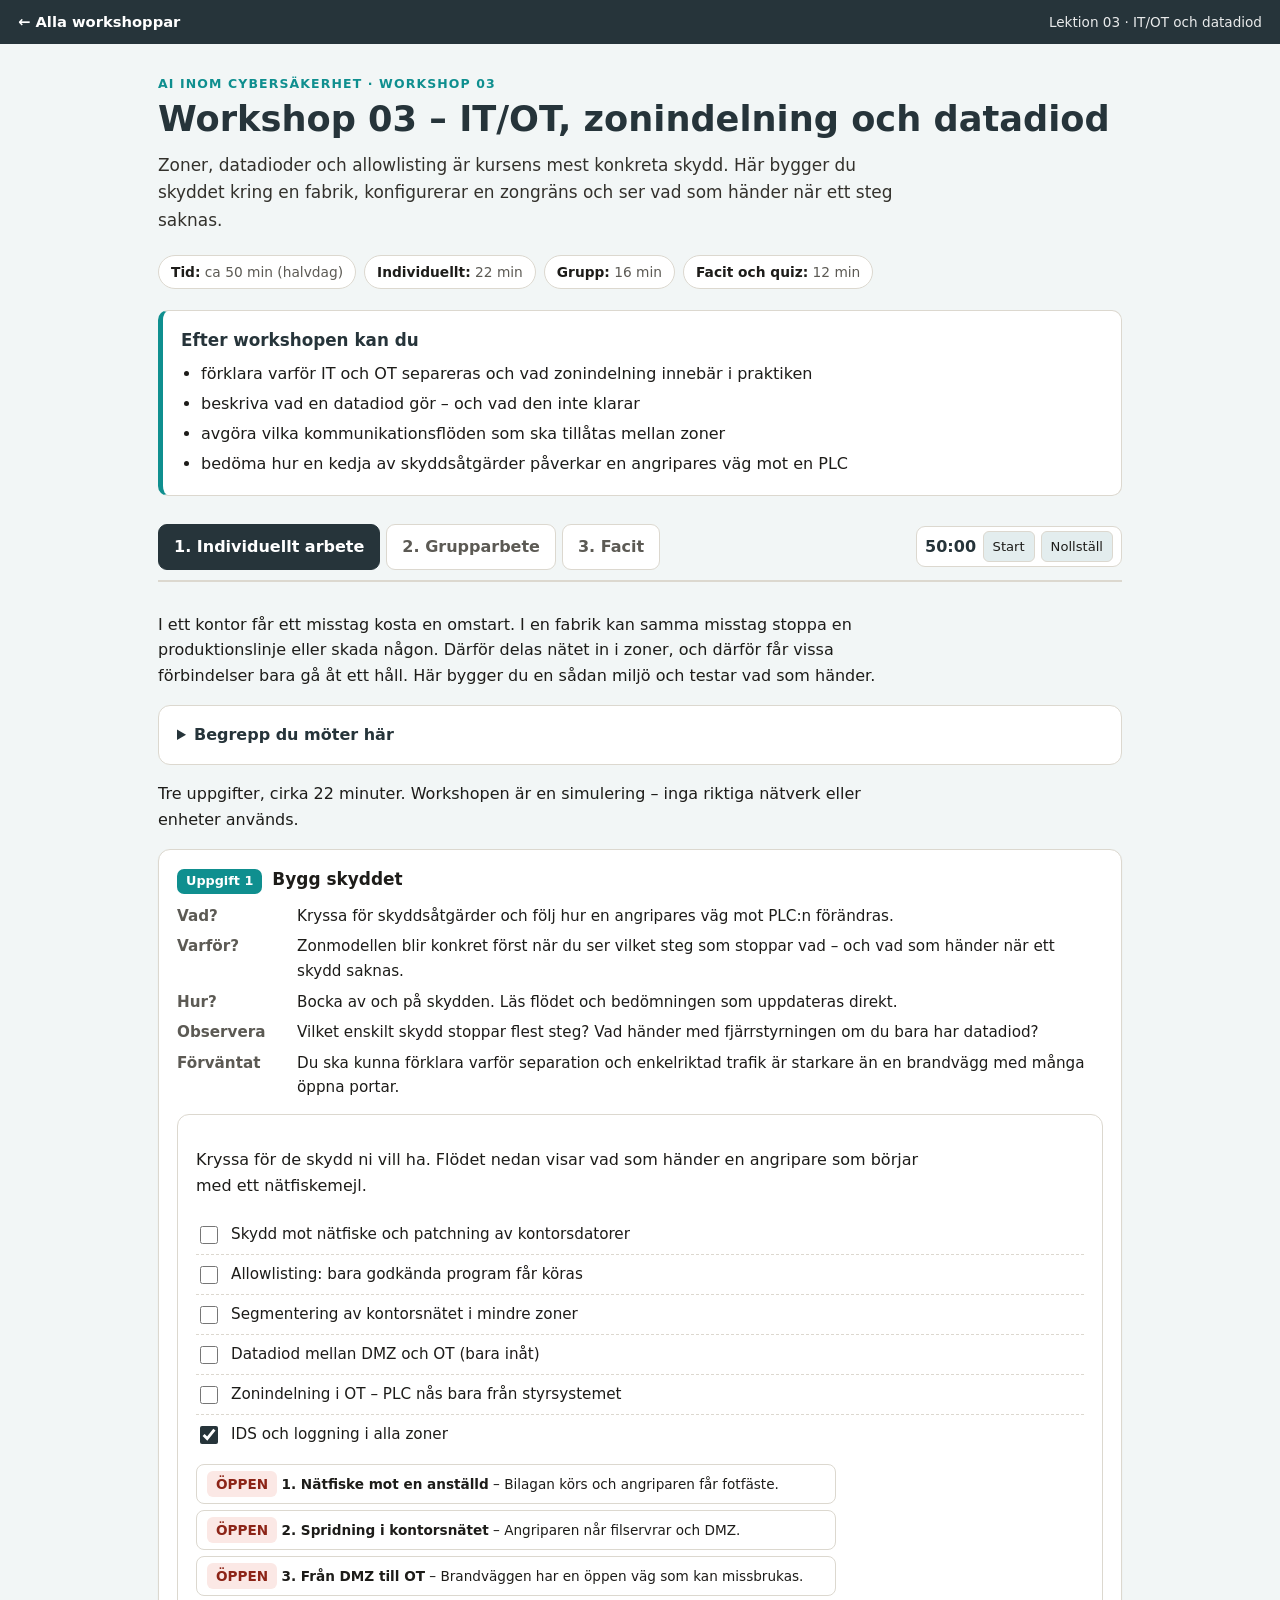
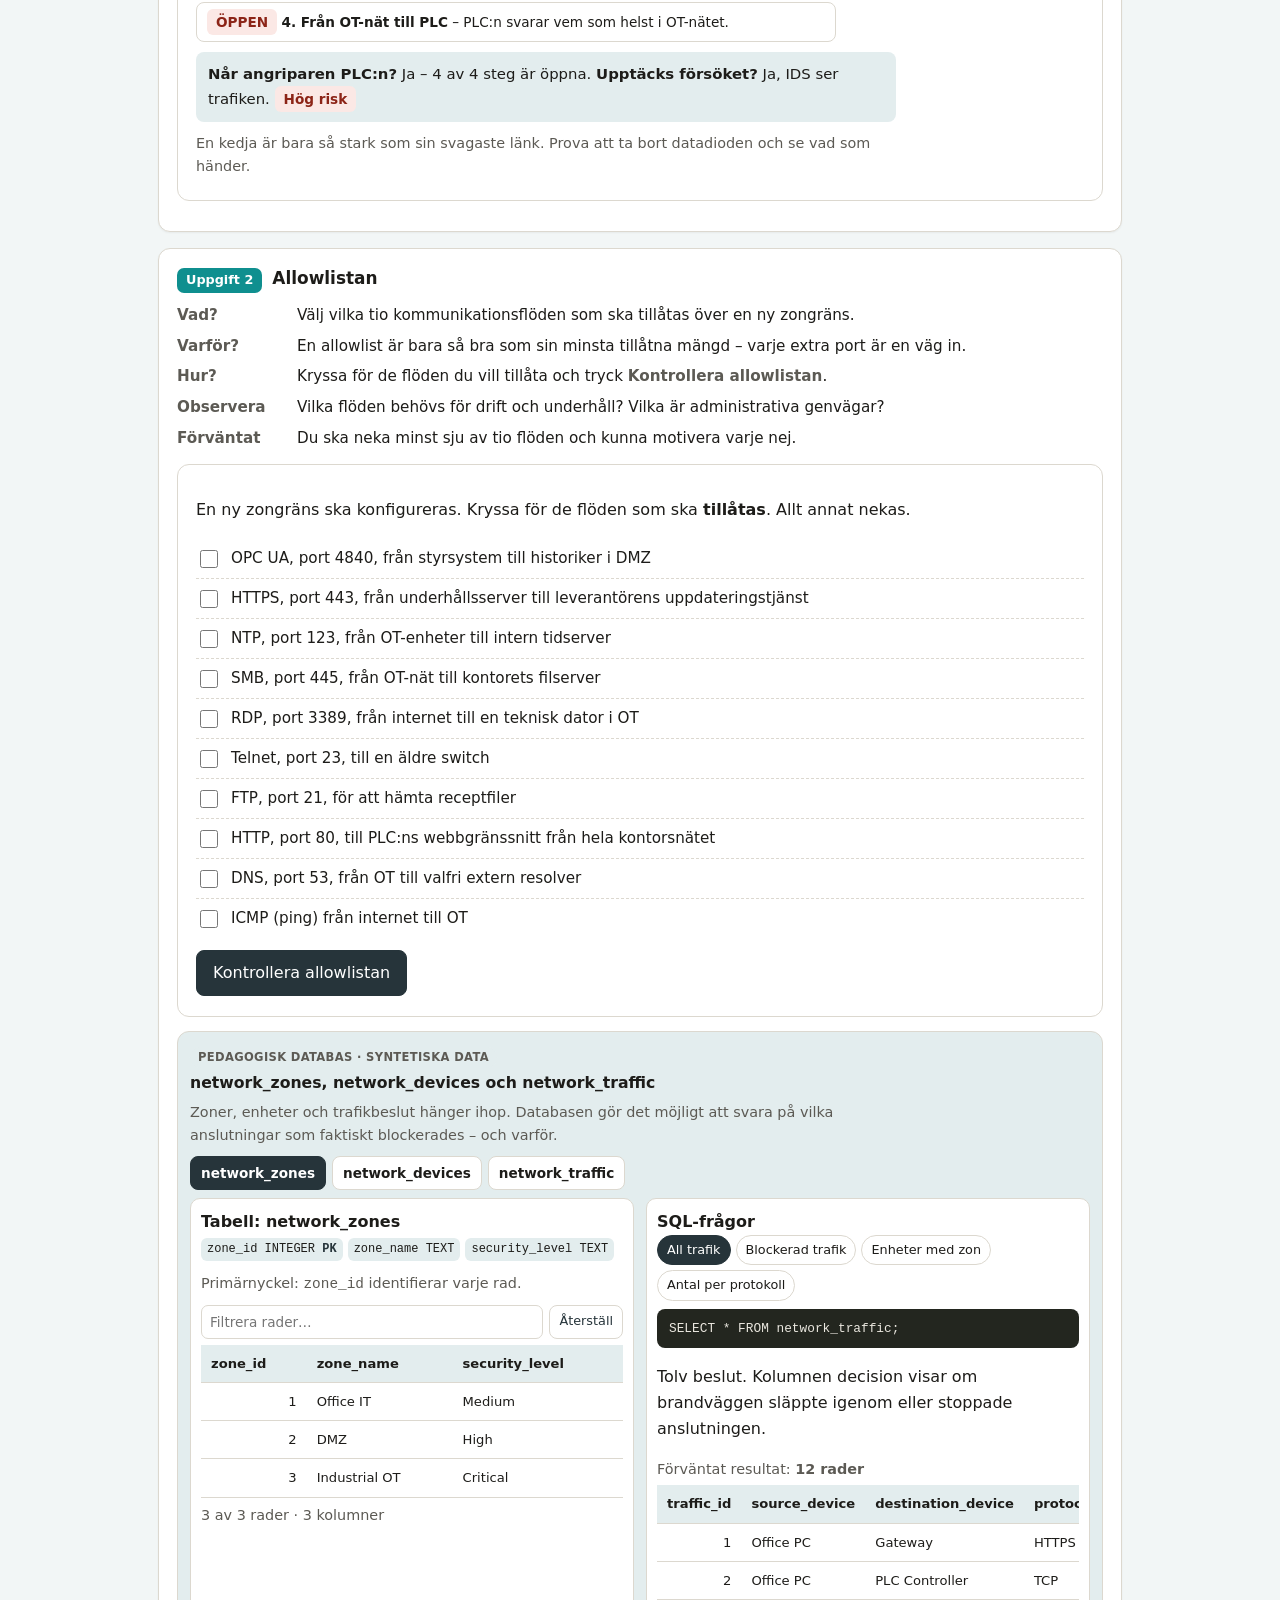
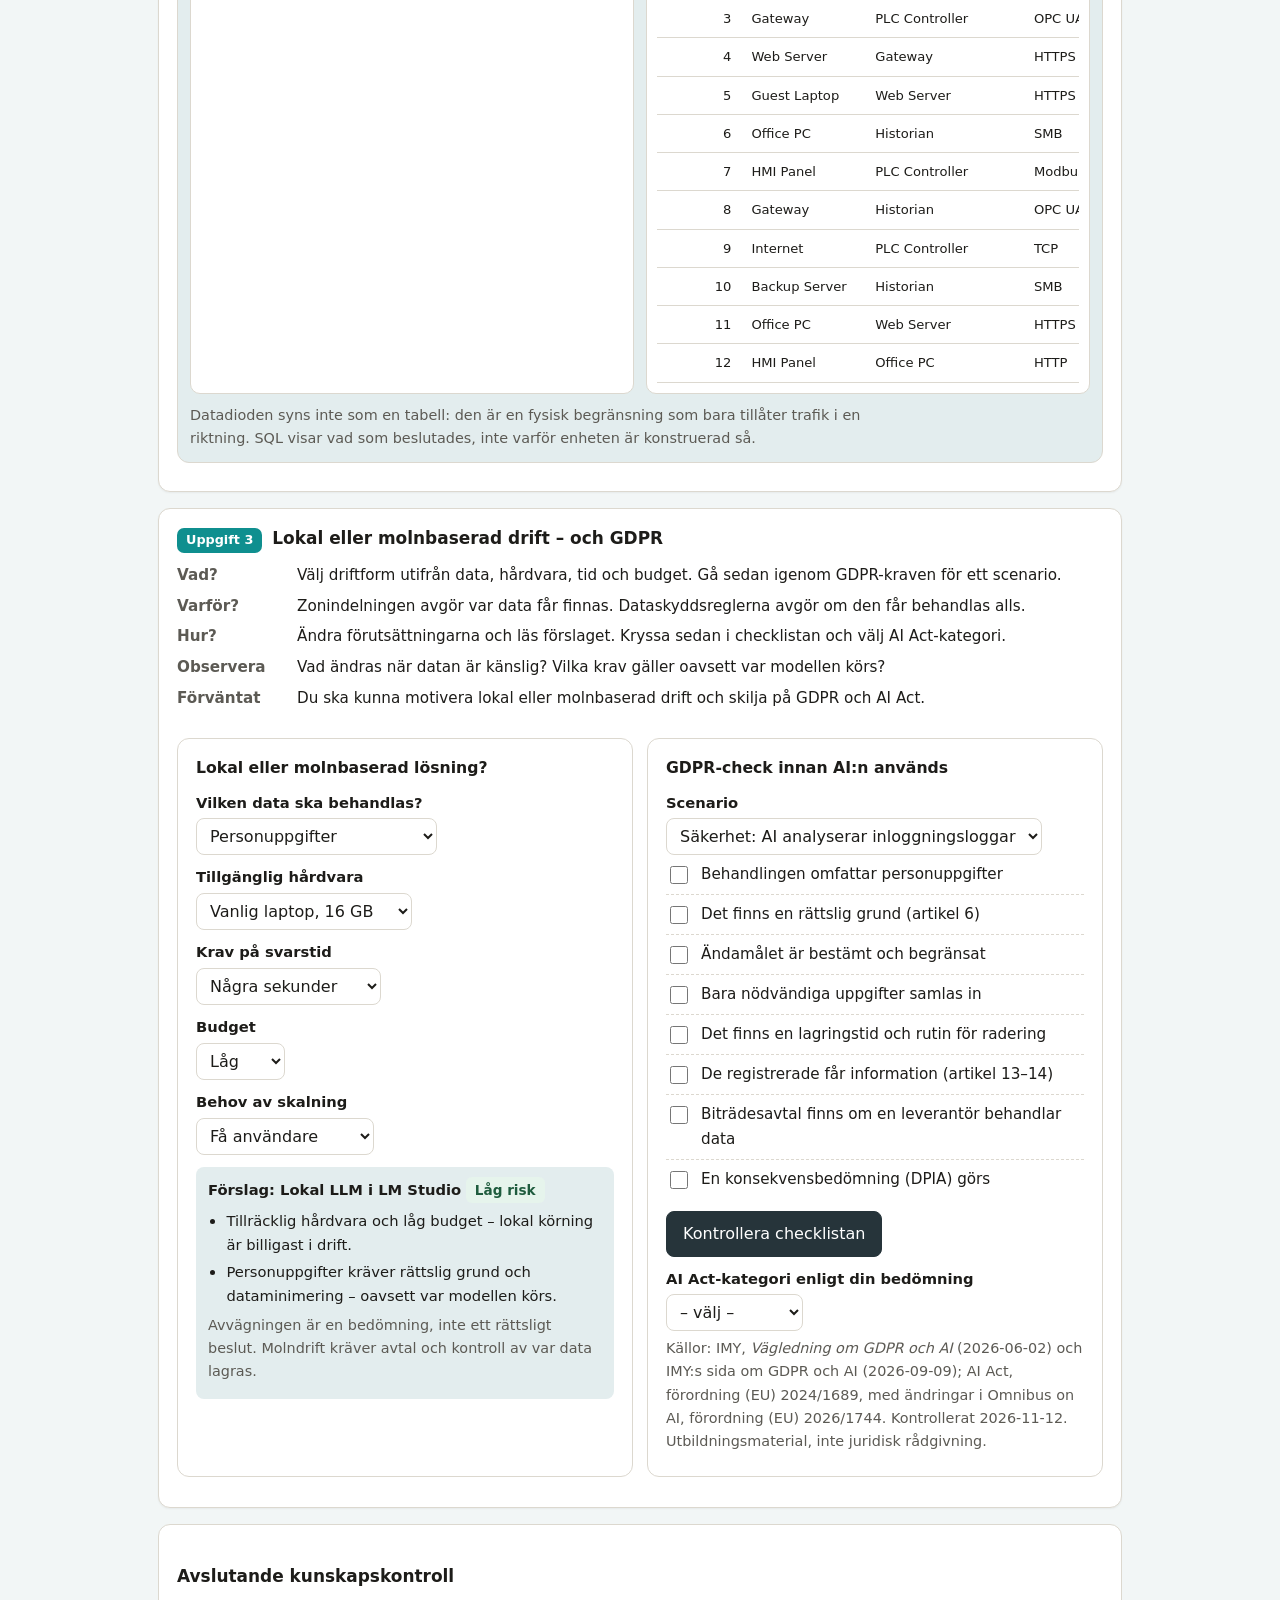
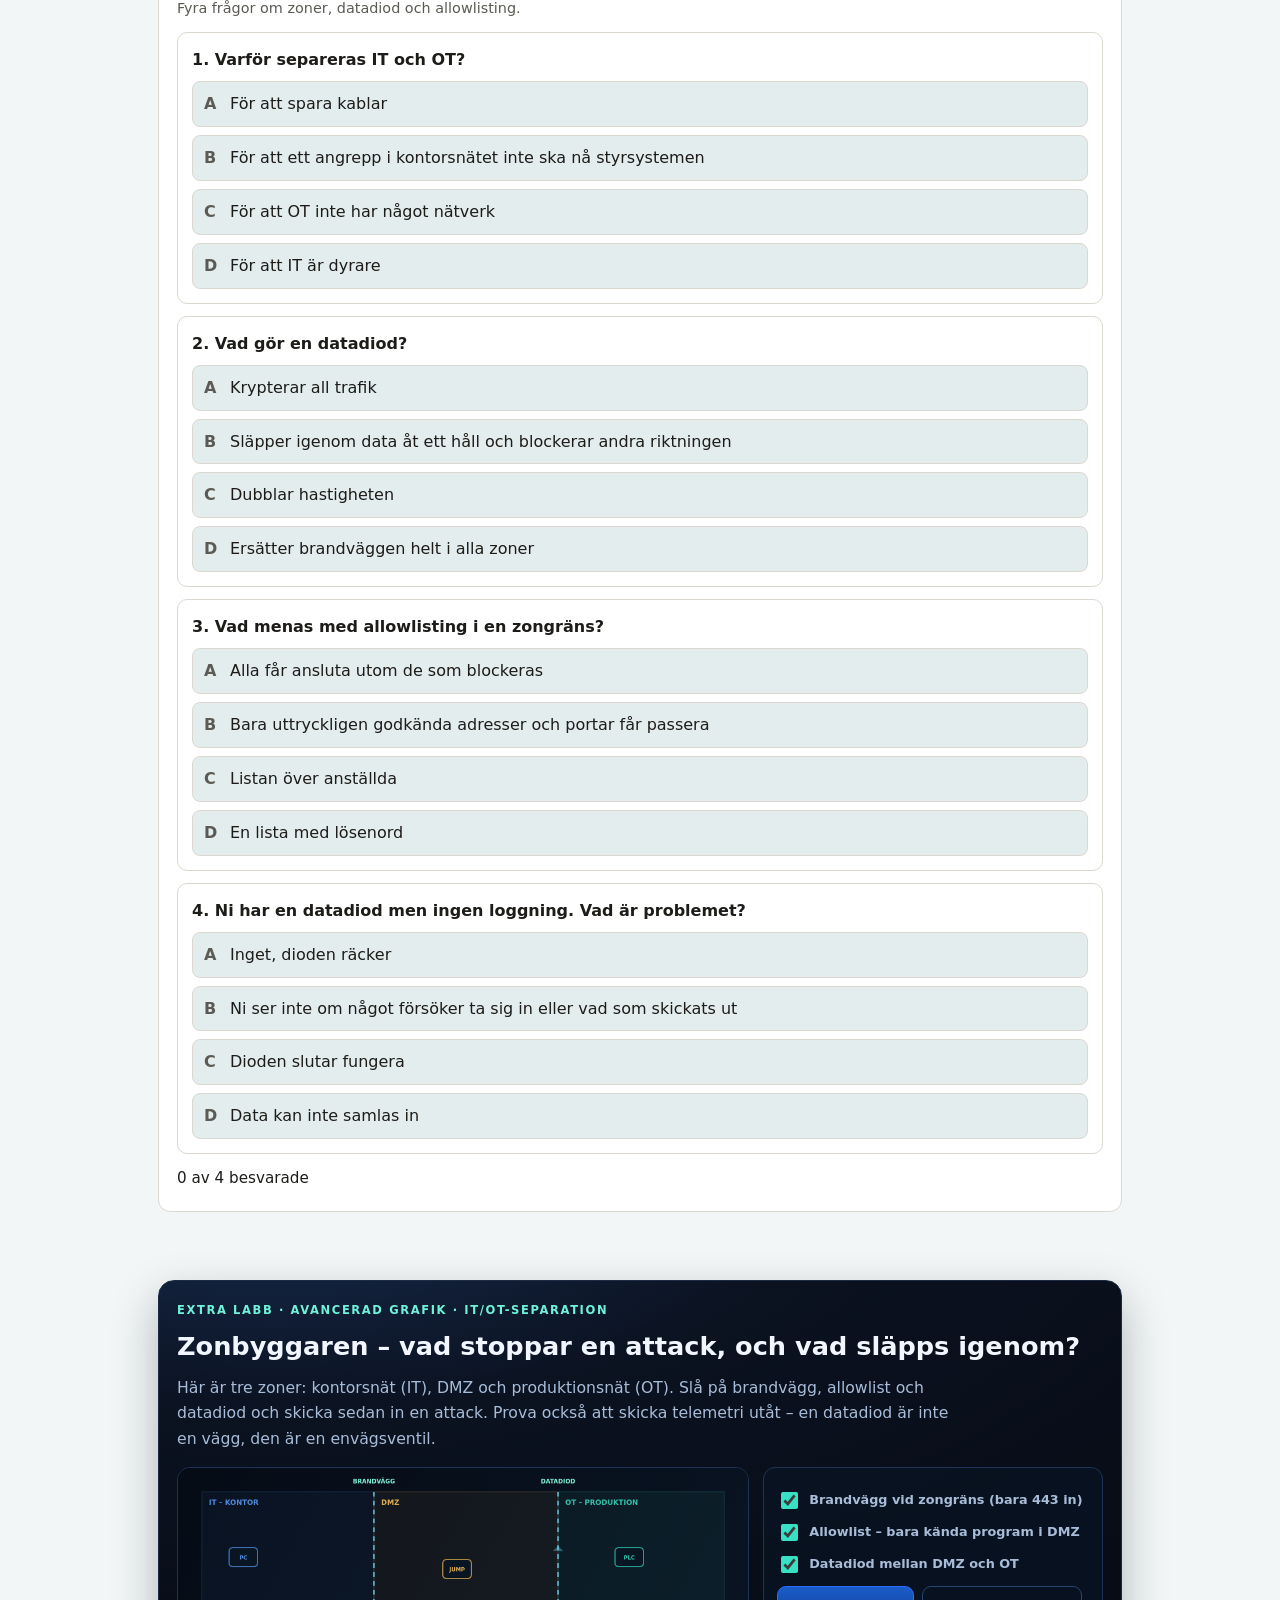
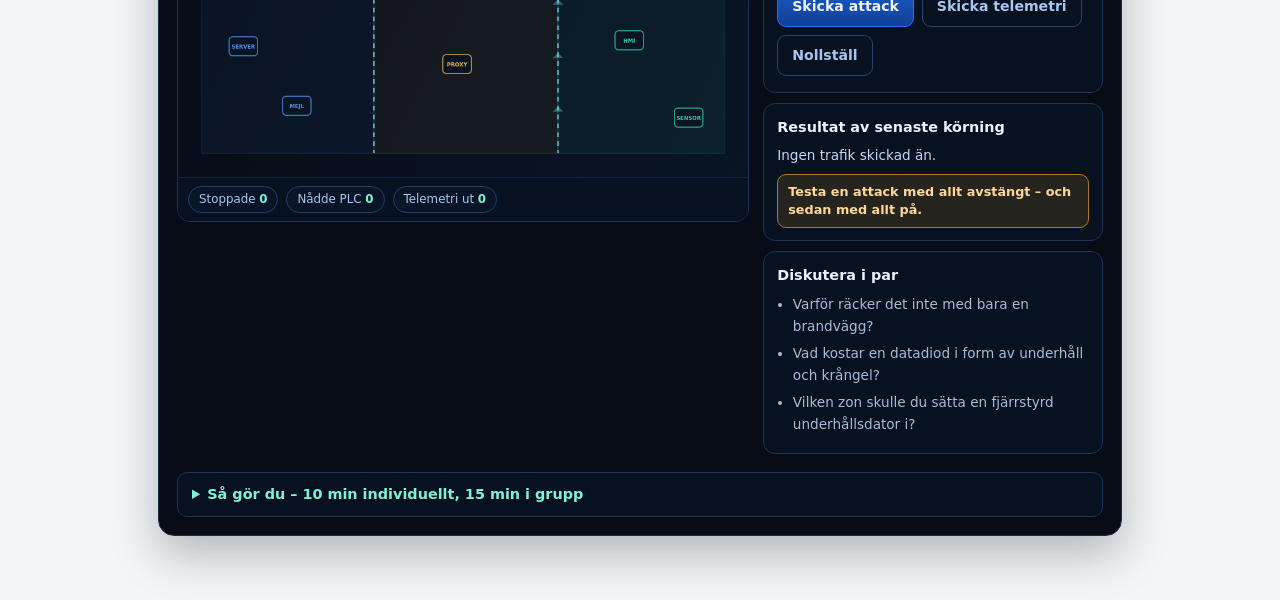
<file: 03_IT och OT - zonindelning och datadiod/03_Workshop/workshop-03-it-ot.html>
<!DOCTYPE html>
<html lang="sv">
<head>
<meta charset="utf-8">
<meta name="viewport" content="width=device-width, initial-scale=1">
<title>Workshop 03 – IT/OT, zonindelning och datadiod · AI inom cybersäkerhet</title>
<style>

:root{--bg:#f7f6f2;--card:#fff;--ink:#1d1c19;--muted:#5c5a54;--line:#dcd8cf;
--ok:#1f6b45;--bad:#a32b1c;--warn:#8a5a12;--soft:#efece4;--shadow:0 1px 2px rgba(0,0,0,.05)}
*{box-sizing:border-box}
html{scroll-behavior:smooth}
body{margin:0;background:var(--bg);color:var(--ink);font:16px/1.62 system-ui,-apple-system,"Segoe UI",Roboto,Arial,sans-serif}
img,svg{max-width:100%}
a{color:var(--dark);text-underline-offset:3px}
a:hover{color:var(--acc)}
.skip{position:absolute;left:-9999px}
.skip:focus{left:8px;top:8px;background:#fff;padding:10px;z-index:99;border-radius:8px}
header.top{background:var(--dark);color:#fff;padding:10px 18px;display:flex;gap:14px;align-items:center;justify-content:space-between;flex-wrap:wrap}
header.top a{color:#fff;text-decoration:none;font-weight:600;font-size:.92rem}
header.top a:hover{color:#ffd9c9}
header.top .kicker{font-size:.85rem;opacity:.9}
main{max-width:1000px;margin:0 auto;padding:24px 18px 56px}
.hero{margin:6px 0 18px}
.eyebrow{font-size:.78rem;letter-spacing:.09em;text-transform:uppercase;color:var(--acc);font-weight:700;margin:0 0 4px}
h1{font-size:clamp(1.55rem,3.2vw,2.2rem);line-height:1.18;margin:.1em 0 .35em;color:var(--dark)}
.lead{font-size:1.06rem;max-width:70ch;color:#33312c;margin:.2em 0 1em}
.chips{display:flex;gap:8px;flex-wrap:wrap;margin:0;padding:0;list-style:none}
.chips li{background:var(--card);border:1px solid var(--line);border-radius:999px;padding:5px 12px;font-size:.86rem;color:var(--muted)}
.chips b{color:var(--ink)}
h2{font-size:1.35rem;margin:1.6em 0 .5em;color:var(--dark)}
h3{font-size:1.06rem;margin:1.3em 0 .4em}
h4{font-size:.98rem;margin:1em 0 .3em}
p,li{max-width:74ch}
ul,ol{padding-left:1.25em}
li{margin:.25em 0}
.goals{background:var(--card);border:1px solid var(--line);border-left:5px solid var(--acc);border-radius:10px;padding:14px 18px;margin:16px 0 6px}
.goals h2{margin:.1em 0 .4em;font-size:1.05rem}
.goals ul{margin:0}
.tabs{position:sticky;top:0;z-index:30;background:var(--bg);display:flex;gap:6px;align-items:center;flex-wrap:wrap;
padding:10px 0;border-bottom:2px solid var(--line);margin:18px 0 6px}
.tabs [role=tab]{font:inherit;font-weight:600;cursor:pointer;border:1px solid var(--line);background:var(--card);
color:var(--muted);border-radius:9px;padding:9px 15px}
.tabs [role=tab]:hover{border-color:var(--acc);color:var(--ink)}
.tabs [role=tab][aria-selected=true]{background:var(--dark);border-color:var(--dark);color:#fff}
.tabs [role=tab]:focus-visible,button:focus-visible,select:focus-visible,input:focus-visible,summary:focus-visible,th:focus-visible{outline:3px solid var(--acc);outline-offset:2px}
.timer{margin-left:auto;display:flex;align-items:center;gap:6px;background:var(--card);border:1px solid var(--line);border-radius:9px;padding:4px 8px}
.timer .clock{font-variant-numeric:tabular-nums;font-weight:700;min-width:52px;text-align:center;color:var(--dark)}
.timer.low .clock{color:var(--bad)}
.timer.done .clock{color:var(--warn)}
.timer button{font:inherit;font-size:.82rem;padding:4px 9px;border-radius:6px;border:1px solid var(--line);background:var(--soft);color:var(--ink);cursor:pointer}
.timer button:hover{border-color:var(--acc)}
[role=tabpanel]{padding:8px 0 20px}
[role=tabpanel][hidden]{display:none}
.card{background:var(--card);border:1px solid var(--line);border-radius:12px;padding:16px 18px;margin:14px 0}
.grid2{display:grid;gap:14px;grid-template-columns:repeat(auto-fit,minmax(260px,1fr))}
.task{background:var(--card);border:1px solid var(--line);border-radius:12px;padding:16px 18px;margin:16px 0;box-shadow:var(--shadow)}
.task>h3{margin-top:0;display:flex;gap:10px;align-items:baseline;flex-wrap:wrap}
.task .no{background:var(--acc);color:#fff;border-radius:7px;font-size:.8rem;padding:2px 9px;font-weight:700}
.brief{display:grid;gap:6px;margin:10px 0 14px;font-size:.95rem}
.brief div{display:grid;grid-template-columns:110px 1fr;gap:10px}
.brief dt,.brief b{color:var(--muted);font-weight:600}
.brief span{min-width:0}
@media(max-width:520px){.brief div{grid-template-columns:1fr;gap:0}}
.hint{font-size:.9rem;color:var(--muted);margin:.4em 0}
.note{background:var(--soft);border-radius:8px;padding:10px 12px;font-size:.92rem;margin:12px 0}
.warn{background:#fdf2e2;border:1px solid #e6c9a2;border-radius:8px;padding:10px 12px;font-size:.92rem;margin:12px 0}
button{font:inherit;cursor:pointer;border-radius:8px;border:1px solid var(--dark);background:var(--dark);color:#fff;padding:9px 16px}
button:hover{filter:brightness(1.12)}
button.ghost{background:transparent;color:var(--dark);border-color:var(--line)}
button.ghost:hover{background:var(--soft)}
button:disabled{opacity:.6;cursor:default;filter:none}
.actions{display:flex;gap:10px;flex-wrap:wrap;margin:12px 0 4px}
label.field{display:block;font-weight:600;font-size:.92rem;margin:10px 0 4px}
select,input[type=number],input[type=range],input[type=search]{font:inherit}
select,input[type=number],input[type=search]{padding:7px 9px;border:1px solid var(--line);border-radius:8px;background:#fff;color:var(--ink);max-width:100%}
input[type=range]{width:100%;accent-color:var(--dark);height:28px}
input[type=checkbox],input[type=radio]{accent-color:var(--dark);width:18px;height:18px}
.rangeout{font-variant-numeric:tabular-nums;font-weight:700;color:var(--dark)}
fieldset{border:1px solid var(--line);border-radius:10px;padding:10px 14px;margin:10px 0}
legend{font-weight:600;font-size:.92rem;padding:0 6px}
.checkline{display:flex;gap:10px;align-items:flex-start;padding:7px 0;border-bottom:1px dashed var(--line);font-size:.95rem}
.checkline:last-child{border-bottom:0}
.checkline input{margin-top:4px;flex:none}
.checkline span{flex:1}
.tablewrap{overflow-x:auto;margin:12px 0}
table{width:100%;border-collapse:collapse;font-size:.93rem;min-width:420px}
th,td{text-align:left;padding:8px 10px;border-bottom:1px solid var(--line);vertical-align:top}
th{background:var(--soft);font-weight:600;white-space:nowrap}
th[data-i]{cursor:pointer;user-select:none}
th[data-i]:hover{background:#e6e2d8}
th .arrow{opacity:.45;font-size:.8em}
tbody tr:hover{background:#faf8f3}
tbody tr.good{background:#eaf5ee}
tbody tr.bad{background:#fbecea}
.rownote{font-size:.84rem;color:var(--muted);margin-top:4px}
.filter{margin-bottom:8px;width:min(340px,100%)}
.fb{font-size:.93rem;margin:10px 0;padding:10px 12px;border-radius:8px;background:var(--soft)}
.fb:empty{display:none}
.fb.ok{background:#eaf5ee;border-left:4px solid var(--ok)}
.fb.bad{background:#fbecea;border-left:4px solid var(--bad)}
.fb b{color:var(--ink)}
.whynot{display:block;color:var(--muted);font-size:.88rem;margin-top:2px}
.q{border:1px solid var(--line);border-radius:10px;padding:14px;margin:12px 0;background:#fff}
.qt{font-weight:600;margin:0 0 8px}
.opts{display:grid;gap:8px}
.opt{display:flex;gap:10px;align-items:flex-start;text-align:left;background:var(--soft);border:1px solid var(--line);
color:var(--ink);border-radius:8px;padding:9px 11px;font-weight:400}
.opt:hover:not(:disabled){border-color:var(--acc)}
.opt .k{font-weight:700;color:var(--muted);flex:none}
.opt.correct{border-color:var(--ok);background:#e7f4ec}
.opt.wrong{border-color:var(--bad);background:#fbe7e3}
.opt .k{min-width:1em}
.quizsum{font-size:.95rem;margin:12px 0 4px}
.chart{width:100%;height:auto;background:#fff;border:1px solid var(--line);border-radius:10px}
.chart .grid{stroke:#e5e1d8;stroke-width:1}
.chart .ax{font-size:11px;fill:#6b6862}
.chart .lbl{font-size:12px;fill:#3a3833}
.legend{display:flex;gap:14px;flex-wrap:wrap;font-size:.86rem;color:var(--muted);margin:6px 0 0;padding:0;list-style:none}
.legend i{display:inline-block;width:14px;height:3px;border-radius:2px;margin-right:6px;vertical-align:middle}
.bars{margin:10px 0}
.barrow{display:grid;grid-template-columns:minmax(110px,1.1fr) 2fr minmax(56px,auto);gap:10px;align-items:center;font-size:.9rem;margin:6px 0}
.bl{color:var(--muted)}
.btrack{background:var(--soft);border-radius:999px;height:12px;overflow:hidden}
.bfill{display:block;height:100%;background:var(--dark);border-radius:999px;transition:width .18s ease}
.barrow.ok .bfill{background:var(--ok)}
.barrow.bad .bfill{background:var(--bad)}
.barrow.warn .bfill{background:var(--warn)}
.bv{font-variant-numeric:tabular-nums;font-weight:700;text-align:right}
.cm{display:grid;grid-template-columns:auto 1fr 1fr;gap:6px;margin:12px 0;font-size:.9rem}
.cm .cmh{font-weight:600;color:var(--muted);padding:4px 6px;display:flex;align-items:center}
.cm .cell{border-radius:8px;padding:10px;border:1px solid var(--line);background:#fff}
.cm .cell b{display:block;font-size:1.3rem}
.cm .cell span{font-size:.8rem;color:var(--muted)}
.cm .tp{background:#e6f4ec;border-color:#b6ddc6}
.cm .tn{background:#eef1f0;border-color:#cfd8d3}
.cm .fp{background:#fdf1e2;border-color:#e8cfae}
.cm .fn{background:#fbe8e5;border-color:#e8bcb4}
details{background:var(--card);border:1px solid var(--line);border-radius:10px;padding:12px 16px;margin:12px 0}
details[open]{box-shadow:var(--shadow)}
summary{cursor:pointer;font-weight:600;color:var(--dark)}
details[open] summary{margin-bottom:8px;border-bottom:1px solid var(--line);padding-bottom:8px}
details .why{font-size:.95rem}
details ul{margin:.4em 0}
.tag{display:inline-block;font-size:.72rem;font-weight:700;letter-spacing:.03em;text-transform:uppercase;
border-radius:999px;padding:1px 8px;background:var(--soft);color:var(--muted);vertical-align:middle}
.tag.sim{background:#efe6f5;color:#5b3a72}
.flow{display:flex;gap:8px;flex-wrap:wrap;margin:10px 0;padding:0;list-style:none}
.flow li{background:var(--card);border:1px solid var(--line);border-radius:8px;padding:6px 10px;font-size:.85rem}
.flow li.on{background:var(--dark);color:#fff;border-color:var(--dark)}
.flow li b{font-weight:700}
.stepbtns{display:flex;gap:6px;flex-wrap:wrap;margin:10px 0;padding:0;list-style:none}
.stepbtns button{background:var(--card);color:var(--ink);border:1px solid var(--line);padding:6px 10px;font-size:.86rem;border-radius:8px}
.stepbtns button[aria-pressed=true]{background:var(--dark);color:#fff;border-color:var(--dark)}
.stepinfo{background:var(--card);border:1px solid var(--line);border-left:5px solid var(--acc);border-radius:8px;padding:12px 14px;margin:8px 0;min-height:76px}
.stepinfo h4{margin:0 0 4px}
.riskbadge{display:inline-block;border-radius:6px;padding:2px 9px;font-weight:700;font-size:.85rem}
.riskbadge.low{background:#e6f4ec;color:#1f5c3e}
.riskbadge.mid{background:#fdf1e2;color:#7a5112}
.riskbadge.high{background:#fbe8e5;color:#8c2417}
footer{border-top:1px solid var(--line);margin-top:26px;padding:18px;text-align:center;color:var(--muted);font-size:.83rem}
@media(max-width:640px){main{padding:16px 12px 40px}.tabs{padding:8px 0}.timer{width:100%;justify-content:center}.brief div{grid-template-columns:1fr}th,td{padding:6px 8px}}
@media print{header.top,.tabs,.actions,button{display:none}body{background:#fff}[role=tabpanel][hidden]{display:block!important}main{max-width:none}}
@media(prefers-reduced-motion:reduce){html{scroll-behavior:auto}*{transition:none!important}}

/* --- nya interaktiva komponenter --- */
.figure-wrap{display:grid;gap:16px;grid-template-columns:minmax(240px,0.9fr) minmax(280px,1.1fr);align-items:start}
@media(max-width:760px){.figure-wrap{grid-template-columns:1fr}}
.human{position:relative;background:var(--soft);border:1px solid var(--line);border-radius:14px;padding:8px}
.human svg{display:block;width:100%;height:auto}
.hotspot{position:absolute;transform:translate(-50%,-50%);border:2px solid var(--dark);background:#fff;color:var(--dark);border-radius:999px;font:inherit;font-size:.72rem;font-weight:700;padding:3px 7px;line-height:1.2;cursor:pointer;white-space:nowrap}
.hotspot[aria-pressed=true]{background:var(--dark);color:#fff}
.hotspot:hover{border-color:var(--acc)}
.hotspot:focus-visible{outline:3px solid var(--acc);outline-offset:2px}
.panel{background:var(--card);border:1px solid var(--line);border-radius:12px;padding:14px 16px;min-height:150px}
.panel h4{margin:.1em 0 .4em}
.flows{display:flex;gap:6px;align-items:center;flex-wrap:wrap;margin:10px 0;padding:0;list-style:none}
.flows li{background:var(--soft);border:1px solid var(--line);border-radius:8px;padding:5px 9px;font-size:.82rem}
.flows li.off{opacity:.45;text-decoration:line-through}
.flows .arr{background:none;border:0;color:var(--muted);padding:0 1px}
.code{background:#23261f;color:#eae7df;font-family:ui-monospace,SFMono-Regular,Menlo,Consolas,monospace;font-size:.8rem;line-height:1.5;padding:10px 12px;border-radius:8px;overflow-x:auto;white-space:pre;margin:8px 0}
.code .k{color:#9ec9a8}
.code .s{color:#e6c07b}
.seg{display:inline-flex;border:1px solid var(--line);border-radius:8px;overflow:hidden;flex-wrap:wrap}
.seg button{border:0;border-radius:0;background:var(--card);color:var(--ink);padding:6px 10px;font-size:.85rem;font-weight:600}
.seg button+button{border-left:1px solid var(--line)}
.seg button[aria-pressed=true]{background:var(--dark);color:#fff}
.chips2{display:flex;gap:6px;flex-wrap:wrap;margin:8px 0;padding:0;list-style:none}
.chips2 button{background:var(--card);color:var(--ink);border:1px solid var(--line);border-radius:999px;padding:4px 11px;font-size:.85rem}
.chips2 button[aria-pressed=true]{background:var(--dark);color:#fff;border-color:var(--dark)}
.metricgrid{display:grid;gap:8px;grid-template-columns:repeat(auto-fit,minmax(120px,1fr));margin:10px 0}
.metric{background:var(--soft);border-radius:9px;padding:8px 10px}
.metric b{display:block;font-size:1.25rem;font-variant-numeric:tabular-nums}
.metric span{font-size:.78rem;color:var(--muted)}
.modelgrid{display:grid;gap:8px;grid-template-columns:repeat(auto-fit,minmax(150px,1fr));margin:10px 0}
.modelcard{text-align:left;background:var(--card);color:var(--ink);border:1px solid var(--line);border-radius:10px;padding:10px 12px;font-weight:600;font-size:.9rem}
.modelcard small{display:block;font-weight:400;color:var(--muted);font-size:.78rem;margin-top:3px}
.modelcard[aria-pressed=true]{border-color:var(--acc);box-shadow:inset 0 0 0 2px var(--acc)}
.cards3{display:grid;gap:10px;grid-template-columns:repeat(auto-fit,minmax(190px,1fr));margin:10px 0}
.mini{background:var(--card);border:1px solid var(--line);border-radius:10px;padding:10px 12px;font-size:.88rem}
.mini h5{margin:0 0 4px;font-size:.9rem}
.legendline{display:flex;gap:14px;flex-wrap:wrap;font-size:.8rem;color:var(--muted);margin:4px 0 0}

/* --- databasvy --- */
.db{border:1px solid var(--line);border-radius:12px;padding:12px;background:var(--soft);margin:12px 0}
.db-head h4{margin:0 0 4px}
.db-tabs{display:flex;gap:6px;flex-wrap:wrap;margin:8px 0}
.db-tabs button{background:var(--card);border:1px solid var(--line);color:var(--ink);border-radius:8px;padding:5px 10px;font-size:.85rem;font-weight:600}
.db-tabs button[aria-pressed=true]{background:var(--dark);color:#fff;border-color:var(--dark)}
.db-grid{display:grid;gap:12px;grid-template-columns:minmax(280px,1fr) minmax(280px,1fr)}
@media(max-width:820px){.db-grid{grid-template-columns:1fr}}
.db-box{background:var(--card);border:1px solid var(--line);border-radius:10px;padding:10px}
.schema{display:flex;gap:5px;flex-wrap:wrap;margin:0 0 8px;padding:0;list-style:none}
.schema li{font-size:.75rem;background:var(--soft);border-radius:6px;padding:2px 6px;font-family:ui-monospace,Consolas,monospace}
.schema .key{color:var(--dark);font-weight:700}
.db-tools{display:flex;gap:6px;margin-bottom:6px;flex-wrap:wrap}
.db-tools input{flex:1;min-width:120px;border:1px solid var(--line);border-radius:7px;padding:5px 8px;font:inherit;font-size:.85rem;background:var(--card);color:var(--ink)}
.db-tools button{font-size:.8rem;padding:4px 9px}
.db-scroll{overflow-x:auto}
.db .tbl{font-size:.82rem;min-width:0}
.db .tbl th{white-space:nowrap;cursor:pointer}
.db .tbl td{white-space:nowrap}
.db .tbl td.num{text-align:right;font-variant-numeric:tabular-nums}
.sqlbtns{display:flex;gap:5px;flex-wrap:wrap;margin:0 0 8px}
.sqlbtns button{background:var(--card);border:1px solid var(--line);color:var(--ink);border-radius:999px;padding:4px 9px;font-size:.8rem}
.sqlbtns button[aria-pressed=true]{background:var(--dark);color:#fff;border-color:var(--dark)}
.db-empty{padding:10px;color:var(--muted);font-size:.85rem}
.timeline{list-style:none;margin:8px 0;padding:0 0 0 14px;border-left:3px solid var(--acc)}
.timeline li{margin:0 0 6px;font-size:.85rem;position:relative}
.timeline li:before{content:"";position:absolute;left:-20px;top:6px;width:8px;height:8px;border-radius:50%;background:var(--acc)}
.timeline time{font-weight:700;margin-right:6px}
.featurebox{background:var(--card);border:1px solid var(--line);border-radius:10px;padding:10px;margin-top:10px}
.featurebox .checkline{margin:0 0 2px}
.fitgrid{display:grid;gap:10px;grid-template-columns:repeat(auto-fit,minmax(170px,1fr));margin:10px 0}
.fitgrid .mini svg{width:100%;height:auto;display:block}
.facitbar{display:flex;gap:8px;flex-wrap:wrap;align-items:center;margin:0 0 12px}
.facitbar .hint{margin:0}

:root{--dark:#26343a;--dark2:#1a252a;--acc:#0f8f8f;--acc2:#0b6f6f;--bg:#f2f6f6;--soft:#e3edee}
/* ===== Extra labb med avancerad grafik (tillagt) ===== */
.lab{margin:34px 0 8px;border-radius:16px;overflow:hidden;border:1px solid #1d2b45;
background:radial-gradient(1200px 520px at 12% -12%,#172c50 0%,#0b1220 46%,#070c16 100%);
color:#dbe7ff;box-shadow:0 18px 46px rgba(8,18,38,.28);padding:20px 0 0}
.lab-eyebrow{margin:0 18px;font-size:.72rem;letter-spacing:.14em;text-transform:uppercase;color:#6ff2d9;font-weight:700}
.lab h2{margin:.25em 18px .3em;color:#f2f7ff;font-size:clamp(1.25rem,2.4vw,1.6rem)}
.lab-lead{margin:0 18px 16px;color:#a8bcd8;max-width:78ch;font-size:.98rem}
.lab-shell{display:grid;grid-template-columns:minmax(0,1.6fr) minmax(250px,.95fr);gap:14px;padding:0 18px 18px}
@media(max-width:860px){.lab-shell{grid-template-columns:1fr}}
.lab-stage{position:relative;border-radius:13px;border:1px solid #1e3355;background:#060b14;overflow:hidden;align-self:start}
.lab-stage canvas{display:block;width:100%;height:auto}
.lab-hud{display:flex;gap:8px;flex-wrap:wrap;padding:8px 10px;border-top:1px solid #16253d;background:#08111f;font-size:.74rem}
.lab-hud span{background:rgba(10,22,40,.9);border:1px solid #23406b;border-radius:999px;padding:3px 10px;color:#a9c6ee}
.lab-hud b{color:#7ff2d6;font-variant-numeric:tabular-nums}
.lab-side{display:grid;gap:10px;align-content:start}
.lab-card{background:rgba(9,19,34,.82);border:1px solid #1e3355;border-radius:12px;padding:12px 13px}
.lab-card>b{display:block;font-size:.9rem;color:#eaf2ff;margin-bottom:6px}
.lab label{display:block;font-size:.8rem;color:#a8bcd8;margin:9px 0 2px;font-weight:600}
.lab output{color:#7ff2d6;font-weight:700;font-variant-numeric:tabular-nums}
.lab input[type=range]{width:100%;accent-color:#38e1c4;height:26px}
.lab input[type=checkbox]{accent-color:#38e1c4;width:17px;height:17px;flex:none}
.lab select{width:100%;padding:7px 9px;border-radius:8px;border:1px solid #26456f;background:#0b1524;color:#dbe7ff;font:inherit;font-size:.88rem}
.lab button{background:linear-gradient(180deg,#1a5cc8,#123f96);border:1px solid #2f6bff;color:#eef4ff;
padding:8px 14px;border-radius:9px;font-size:.88rem;font-weight:600}
.lab button:hover{filter:brightness(1.15)}
.lab button.ghost{background:transparent;border-color:#26456f;color:#a9c6ee}
.lab .actions{display:flex;gap:8px;flex-wrap:wrap;margin-top:10px}
.lab .readout{font-size:.85rem;line-height:1.55;color:#c6d7f2;margin:6px 0}
.lab .readout b{color:#fff}
.lab .verdict{border-radius:9px;padding:8px 10px;font-size:.8rem;font-weight:700;line-height:1.4;
background:rgba(120,150,190,.14);border:1px solid rgba(120,150,190,.3);color:#c6d7f2;margin-top:8px}
.lab .verdict.good{background:rgba(31,140,90,.20);border-color:#2b8a5f;color:#93f2bd}
.lab .verdict.mid{background:rgba(160,110,25,.20);border-color:#a87a2c;color:#ffd79a}
.lab .verdict.bad{background:rgba(180,50,35,.22);border-color:#b5452f;color:#ffb3a7}
.lab .lab-q ul{margin:4px 0 0;padding-left:1.15em;font-size:.85rem;color:#a8bcd8}
.lab .lab-q li{margin:5px 0;max-width:none}
.lab .lab-bar{height:11px;border-radius:999px;background:#0d1b2e;border:1px solid #1e3355;overflow:hidden;margin:8px 0}
.lab .lab-bar>span{display:block;height:100%;width:0;background:#38e1c4;transition:width .2s ease,background .2s ease}
.lab .metricgrid{display:grid;grid-template-columns:1fr 1fr;gap:6px;font-size:.78rem;color:#a8bcd8}
.lab .metricgrid div{background:rgba(6,14,26,.85);border:1px solid #1b2f4d;border-radius:8px;padding:6px 8px}
.lab .metricgrid b{display:block;color:#7ff2d6;font-size:1.05rem;font-variant-numeric:tabular-nums}
.lab .lab-how{margin:0 18px 18px;background:rgba(9,19,34,.82);border:1px solid #1e3355;border-radius:10px;padding:10px 14px;color:#c6d7f2}
.lab .lab-how summary{color:#7ff2d6;font-weight:700;font-size:.9rem}
.lab .lab-how ol{margin:8px 0 0;padding-left:1.3em;font-size:.86rem;color:#a8bcd8}
.lab .lab-how li{margin:4px 0;max-width:none}
@media(max-width:600px){.lab{padding-top:14px}.lab-shell{padding:0 12px 14px}.lab h2,.lab-lead,.lab-eyebrow,.lab-how{margin-left:12px;margin-right:12px}}
@media print{.lab{box-shadow:none;background:#fff;color:#111;border-color:#ccc}}
</style>
</head>
<body>
<a class="skip" href="#main">Hoppa till innehåll</a>
<header class="top">
  <a href="../../index.html" title="Öppnar kursens startsida">&#8592; Alla workshoppar</a>
  <span class="kicker">Lektion 03 · IT/OT och datadiod</span>
</header>
<main id="main">
  <div class="hero">
    <p class="eyebrow">AI inom cybersäkerhet · Workshop 03</p>
    <h1>Workshop 03 – IT/OT, zonindelning och datadiod</h1>
    <p class="lead">Zoner, datadioder och allowlisting är kursens mest konkreta skydd. Här bygger du skyddet kring en fabrik, konfigurerar en zongräns och ser vad som händer när ett steg saknas.</p>
    <ul class="chips"><li><b>Tid:</b> ca 50 min (halvdag)</li><li><b>Individuellt:</b> 22 min</li><li><b>Grupp:</b> 16 min</li><li><b>Facit och quiz:</b> 12 min</li></ul>
  </div>
  <section class="goals" aria-labelledby="mal">
    <h2 id="mal">Efter workshopen kan du</h2>
    <ul><li>förklara varför IT och OT separeras och vad zonindelning innebär i praktiken</li><li>beskriva vad en datadiod gör – och vad den inte klarar</li><li>avgöra vilka kommunikationsflöden som ska tillåtas mellan zoner</li><li>bedöma hur en kedja av skyddsåtgärder påverkar en angripares väg mot en PLC</li></ul>
  </section>
  <nav class="tabs" role="tablist" aria-label="Workshopens tre delar">
    <button type="button" role="tab" id="tab-ind" aria-controls="panel-ind" aria-selected="true" data-panel="ind">1. Individuellt arbete</button>
    <button type="button" role="tab" id="tab-grp" aria-controls="panel-grp" aria-selected="false" tabindex="-1" data-panel="grp">2. Grupparbete</button>
    <button type="button" role="tab" id="tab-fac" aria-controls="panel-fac" aria-selected="false" tabindex="-1" data-panel="fac">3. Facit</button>
    <div class="timer" id="timer" data-minutes="50">
      <span class="clock" id="tOut" aria-live="off">50:00</span>
      <button type="button" id="tStart" aria-pressed="false" title="Starta eller pausa timern">Start</button>
      <button type="button" id="tReset" title="Nollställ timern">Nollställ</button>
    </div>
  </nav>
  <noscript><p class="warn">JavaScript är avstängt. Flikar, simuleringar och facit kräver JavaScript. Slå på det i webbläsaren och ladda om sidan.</p></noscript>
  <section id="panel-ind" role="tabpanel" aria-labelledby="tab-ind" tabindex="0">


<p>I ett kontor får ett misstag kosta en omstart. I en fabrik kan samma misstag stoppa en
produktionslinje eller skada någon. Därför delas nätet in i zoner, och därför får vissa
förbindelser bara gå åt ett håll. Här bygger du en sådan miljö och testar vad som händer.</p>

<details class="card">
  <summary>Begrepp du möter här</summary>
  <ul>
    <li><b>IT</b> – kontorsnät, servrar, e-post, affärssystem.</li>
    <li><b>OT</b> – teknik som styr fysiska processer: givare, PLC, ställdon.</li>
    <li><b>Zon</b> – ett avgränsat område med egna regler för vad som får passera.</li>
    <li><b>Datadiod</b> – släpper igenom data åt ett håll och blockerar andra riktningen.</li>
    <li><b>Allowlisting</b> – bara uttryckligen godkända program, adresser eller portar får användas.</li>
    <li><b>Purdue-modellen</b> – nivåindelning från företagsnät (högst) ned till fysisk process (lägst).</li>
    <li><b>GDPR</b> – regler för personuppgifter: ändamål, laglig grund, dataminimering och lagringstid.</li>
    <li><b>AI Act</b> – EU:s riskbaserade regler för AI-system; hög risk kräver mer kontroll.</li>
  </ul>
</details>


<p>Tre uppgifter, cirka 22 minuter. Workshopen är en simulering – inga riktiga nätverk eller enheter används.</p>
<article class="task" id="u1">
  <h3><span class="no">Uppgift 1</span> Bygg skyddet</h3>
  <dl class="brief">
    <div><dt>Vad?</dt><span>Kryssa för skyddsåtgärder och följ hur en angripares väg mot PLC:n förändras.</span></div>
    <div><dt>Varför?</dt><span>Zonmodellen blir konkret först när du ser vilket steg som stoppar vad – och vad som händer när ett skydd saknas.</span></div>
    <div><dt>Hur?</dt><span>Bocka av och på skydden. Läs flödet och bedömningen som uppdateras direkt.</span></div>
    <div><dt>Observera</dt><span>Vilket enskilt skydd stoppar flest steg? Vad händer med fjärrstyrningen om du bara har datadiod?</span></div>
    <div><dt>Förväntat</dt><span>Du ska kunna förklara varför separation och enkelriktad trafik är starkare än en brandvägg med många öppna portar.</span></div>
  </dl>
  <div id="u1-zon"></div>
</article>
<article class="task" id="u2">
  <h3><span class="no">Uppgift 2</span> Allowlistan</h3>
  <dl class="brief">
    <div><dt>Vad?</dt><span>Välj vilka tio kommunikationsflöden som ska tillåtas över en ny zongräns.</span></div>
    <div><dt>Varför?</dt><span>En allowlist är bara så bra som sin minsta tillåtna mängd – varje extra port är en väg in.</span></div>
    <div><dt>Hur?</dt><span>Kryssa för de flöden du vill tillåta och tryck <b>Kontrollera allowlistan</b>.</span></div>
    <div><dt>Observera</dt><span>Vilka flöden behövs för drift och underhåll? Vilka är administrativa genvägar?</span></div>
    <div><dt>Förväntat</dt><span>Du ska neka minst sju av tio flöden och kunna motivera varje nej.</span></div>
  </dl>
  <div id="u2-allow"></div><div class="db" data-db="03"></div>
</article>
<article class="task" id="u3">
  <h3><span class="no">Uppgift 3</span> Lokal eller molnbaserad drift – och GDPR</h3>
  <dl class="brief">
    <div><dt>Vad?</dt><span>Välj driftform utifrån data, hårdvara, tid och budget. Gå sedan igenom GDPR-kraven för ett scenario.</span></div>
    <div><dt>Varför?</dt><span>Zonindelningen avgör var data får finnas. Dataskyddsreglerna avgör om den får behandlas alls.</span></div>
    <div><dt>Hur?</dt><span>Ändra förutsättningarna och läs förslaget. Kryssa sedan i checklistan och välj AI Act-kategori.</span></div>
    <div><dt>Observera</dt><span>Vad ändras när datan är känslig? Vilka krav gäller oavsett var modellen körs?</span></div>
    <div><dt>Förväntat</dt><span>Du ska kunna motivera lokal eller molnbaserad drift och skilja på GDPR och AI Act.</span></div>
  </dl>
  
<div class="grid2">
  <div class="card">
    <h4 style="margin-top:0">Lokal eller molnbaserad lösning?</h4>
    <label class="field" for="gd-sens">Vilken data ska behandlas?</label>
    <select id="gd-sens"><option value="public">Offentlig information</option><option value="internal">Intern affärsdata</option><option value="personal" selected>Personuppgifter</option><option value="sensitive">Känsliga personuppgifter</option></select>
    <label class="field" for="gd-hw">Tillgänglig hårdvara</label>
    <select id="gd-hw"><option value="laptop" selected>Vanlig laptop, 16 GB</option><option value="server">Egen server med GPU</option><option value="none">Ingen egen hårdvara</option></select>
    <label class="field" for="gd-lat">Krav på svarstid</label>
    <select id="gd-lat"><option value="fast">Sekunder</option><option value="normal" selected>Några sekunder</option><option value="batch">Batch över natten</option></select>
    <label class="field" for="gd-budget">Budget</label>
    <select id="gd-budget"><option value="low" selected>Låg</option><option value="mid">Medel</option><option value="high">Hög</option></select>
    <label class="field" for="gd-scale">Behov av skalning</label>
    <select id="gd-scale"><option value="low" selected>Få användare</option><option value="high">Många samtidiga</option></select>
    <div id="gd-out" aria-live="polite" style="margin-top:10px"></div>
  </div>
  <div class="card">
    <h4 style="margin-top:0">GDPR-check innan AI:n används</h4>
    <label class="field" for="gd-scen">Scenario</label>
    <select id="gd-scen">
      <option value="hr">HR: AI sorterar jobbansökningar</option>
      <option value="log" selected>Säkerhet: AI analyserar inloggningsloggar</option>
      <option value="chat">Support: chattbot svarar kunder</option>
    </select>
    <div id="gd-list"></div>
    <div class="actions"><button type="button" id="gd-check">Kontrollera checklistan</button></div>
    <label class="field" for="gd-act">AI Act-kategori enligt din bedömning</label>
    <select id="gd-act"><option value="">– välj –</option><option value="forb">Förbjuden</option><option value="high">Hög risk</option><option value="trans">Transparens</option><option value="min">Minimal risk</option></select>
    <div id="gd-actout" aria-live="polite"></div>
    <p class="hint">Källor: IMY, <i>Vägledning om GDPR och AI</i> (2026-06-02) och IMY:s sida om GDPR och AI (2026-09-09); AI Act, förordning (EU) 2024/1689, med ändringar i Omnibus on AI, förordning (EU) 2026/1744. Kontrollerat 2026-11-12. Utbildningsmaterial, inte juridisk rådgivning.</p>
  </div>
</div>

</article>

    <section class="card" id="quiz">
      <noscript><p class="warn">Quizet kräver JavaScript.</p></noscript>
    </section>
  </section>
  <section id="panel-grp" role="tabpanel" aria-labelledby="tab-grp" tabindex="0" hidden>

<h2>Uppgift 4 – Mejlet som stoppade fabriken</h2>
<div class="task">
  <h3><span class="no">Gruppuppgift</span> En anställd klickade – nu ska ni välja arkitektur</h3>
  <p>En anställd på kontoret öppnade en bilaga. Angriparen finns nu i kontorsnätet. Fabriken kör
  för fullt och ni får inte stoppa produktionen i onödan. Gruppen ska välja hur nätet ska byggas
  om – och vad som ska göras i natt.</p>
  <dl class="brief">
    <div><dt>Tid</dt><span>15 minuter beslut, 5 minuter redovisning.</span></div>
    <div><dt>Roller</dt><span>Ordförande, skeptiker, sekreterare, rapportör.</span></div>
    <div><dt>Krav</dt><span>Ett beslut per fråga, med en mening om varför.</span></div>
  </dl>
</div>
<div class="card">
  <label class="field" for="g-1">1. Hur ska OT skyddas från kontorsnätet?</label>
  <select id="g-1">
    <option value="fw">Brandvägg med öppna portar där det behövs</option>
    <option value="diode" selected>Datadiod för insamling – separata lösningar för fjärrstyrning</option>
    <option value="flat">Ingen separation, det är enklast</option>
  </select>
  <label class="field" for="g-2">2. Vad gör ni i natt?</label>
  <select id="g-2">
    <option value="all">Stänger hela fabriken</option>
    <option value="target" selected>Isolerar drabbade kontorsdatorer och övervakar OT extra</option>
    <option value="nothing">Väntar till morgondagen</option>
  </select>
  <label class="field" for="g-3">3. Hur kontrolleras fjärråtkomst till OT?</label>
  <select id="g-3">
    <option value="vpn">VPN direkt in i OT-nätet för alla tekniker</option>
    <option value="jump" selected>Hoppserver i DMZ med allowlist, MFA och logg</option>
    <option value="modem">Modem med fast lösenord</option>
  </select>
  <div class="actions"><button type="button" id="g-run">Visa konsekvenser</button></div>
  <div id="g-out" aria-live="polite"></div>
</div>
<h3>Redovisa på 2 minuter</h3>
<ol><li>Vilken arkitektur valde ni?</li><li>Vad kostar den i kronor och arbetstid?</li><li>Vad händer nästa gång någon klickar?</li></ol>

  </section>
  <section id="panel-fac" role="tabpanel" aria-labelledby="tab-fac" tabindex="0" hidden>
    <div class="facitbar">
      <button type="button" id="facOpenAll">Öppna alla facit</button>
      <button type="button" class="ghost" id="facCloseAll">Fäll ihop alla</button>
      <span class="hint">Facit kan öppnas när som helst – du behöver inte svara först.</span>
    </div>

<p>Öppna en uppgift i taget och jämför med ditt eget svar.</p>
<div id="facit-lista"></div>
<h2>Kom ihåg</h2>
<ul>
  <li>Separation är skyddet. En datadiod är starkare än en brandvägg eftersom den inte kan övertalas.</li>
  <li>En datadiod ger ingen fjärrstyrning tillbaka. Underhåll kräver en egen, kontrollerad väg.</li>
  <li>Allowlisting ska vara <b>minimal</b>: bara de flöden som processen behöver, inte "allt som kan behövas".</li>
  <li>Loggning stoppar ingenting – men utan logg vet ni inte vad som hänt.</li>
</ul>

  </section>

<script>(function(){if(!window.CanvasRenderingContext2D||!CanvasRenderingContext2D.prototype||CanvasRenderingContext2D.prototype.roundRect)return;
CanvasRenderingContext2D.prototype.roundRect=function(x,y,w,h,r){r=Math.min(typeof r==="number"?r:0,w/2,h/2);
this.beginPath();this.moveTo(x+r,y);this.arcTo(x+w,y,x+w,y+h,r);this.arcTo(x+w,y+h,x,y+h,r);
this.arcTo(x,y+h,x,y,r);this.arcTo(x,y,x+w,y,r);this.closePath();return this;};})();</script>
<section class="lab" id="lab-extra-3" aria-labelledby="lab3-h">
  <p class="lab-eyebrow">Extra labb · avancerad grafik · IT/OT-separation</p>
  <h2 id="lab3-h">Zonbyggaren – vad stoppar en attack, och vad släpps igenom?</h2>
  <p class="lab-lead">Här är tre zoner: kontorsnät (IT), DMZ och produktionsnät (OT). Slå på brandvägg, allowlist och datadiod och skicka sedan in en attack. Prova också att skicka telemetri utåt – en datadiod är inte en vägg, den är en envägsventil.</p>
  <div class="lab-shell">
    <div class="lab-stage">
      <canvas id="lab3cv" width="960" height="520" role="img" aria-label="Tre nätverkszoner med brandvägg och datadiod, med attacker som rör sig mellan zonerna"></canvas>
      <div class="lab-hud">
        <span>Stoppade <b id="lab3block">0</b></span>
        <span>Nådde PLC <b id="lab3hit">0</b></span>
        <span>Telemetri ut <b id="lab3tel">0</b></span>
      </div>
    </div>
    <div class="lab-side">
      <div class="lab-card">
        <label style="display:flex;gap:8px;align-items:center"><input type="checkbox" id="lab3fw" checked> Brandvägg vid zongräns (bara 443 in)</label>
        <label style="display:flex;gap:8px;align-items:center"><input type="checkbox" id="lab3al" checked> Allowlist – bara kända program i DMZ</label>
        <label style="display:flex;gap:8px;align-items:center"><input type="checkbox" id="lab3di" checked> Datadiod mellan DMZ och OT</label>
        <div class="actions">
          <button type="button" id="lab3atk">Skicka attack</button>
          <button type="button" class="ghost" id="lab3telem">Skicka telemetri</button>
          <button type="button" class="ghost" id="lab3reset">Nollställ</button>
        </div>
      </div>
      <div class="lab-card">
        <b>Resultat av senaste körning</b>
        <div class="readout" id="lab3read">Ingen trafik skickad än.</div>
        <div class="verdict mid" id="lab3verdict">Testa en attack med allt avstängt – och sedan med allt på.</div>
      </div>
      <div class="lab-card lab-q">
        <b>Diskutera i par</b>
        <ul>
          <li>Varför räcker det inte med bara en brandvägg?</li>
          <li>Vad kostar en datadiod i form av underhåll och krångel?</li>
          <li>Vilken zon skulle du sätta en fjärrstyrd underhållsdator i?</li>
        </ul>
      </div>
    </div>
  </div>
  <details class="lab-how">
    <summary>Så gör du – 10 min individuellt, 15 min i grupp</summary>
    <ol>
      <li>Stäng av allt skydd och skicka en attack. Följ paketen hela vägen.</li>
      <li>Slå på brandväggen. Skicka igen – var stoppas attacken nu?</li>
      <li>Slå på datadioden. Skicka attack och sedan telemetri. Jämför de två riktningarna.</li>
      <li>Skriv en slutsats om varför zonindelning och datadiod används tillsammans.</li>
    </ol>
  </details>
</section>
<script>
(function(){
  var cv=document.getElementById("lab3cv"),cx=cv.getContext("2d");
  var W=960,H=520,$=function(i){return document.getElementById(i)};
  var reduce=window.matchMedia&&window.matchMedia("(prefers-reduced-motion: reduce)").matches;
  var st={pk:[],t:0,blocked:0,hit:0,tel:0,flash:0,last:""};
  var Z=[{x0:40,x1:330,name:"IT – kontor",col:"rgba(90,160,255,"},
         {x0:330,x1:640,name:"DMZ",col:"rgba(255,196,90,"},
         {x0:640,x1:920,name:"OT – produktion",col:"rgba(56,225,196,"}];
  var DEV=[{x:110,y:150,label:"PC",z:0},{x:110,y:300,label:"SERVER",z:0},{x:200,y:400,label:"MEJL",z:0},
           {x:470,y:170,label:"JUMP",z:1},{x:470,y:330,label:"PROXY",z:1},
           {x:760,y:150,label:"PLC",z:2},{x:760,y:290,label:"HMI",z:2},{x:860,y:420,label:"SENSOR",z:2}];
  var FW=330,DIODE=640;

  function send(kind){
    var start=kind==="atk"?[DEV[0],DEV[1],DEV[2]]:[DEV[5],DEV[6],DEV[7]];
    var i;
    st.last=kind;
    for(i=0;i<18;i++){
      var d=start[i%start.length];
      st.pk.push({x:d.x+20,y:d.y+(Math.random()*20-10),kind:kind,vx:kind==="atk"?150:-150,
        port:Math.random()<0.35?443:22+Math.floor(Math.random()*3000),
        trusted:Math.random()<0.6,dead:false,age:0,hue:kind==="atk"?0:140});
    }
  }
  function step(dt){
    var fw=$("lab3fw").checked,al=$("lab3al").checked,di=$("lab3di").checked,i,p;
    for(i=st.pk.length-1;i>=0;i--){
      p=st.pk[i];p.age+=dt;
      if(p.dead){if(p.age>1.1)st.pk.splice(i,1);continue;}
      p.x+=p.vx*dt;
      if(p.kind==="atk"){
        if(!fw&&p.x>FW-14&&p.x<FW+14&&!p.passedFw){/* ingen brandvägg -> passerar */}
        if(fw&&!p.passedFw&&p.x>FW-12){
          if(p.port!==443){p.dead=true;st.blocked++;st.flash=0.35;p.x=FW;continue;}
          p.passedFw=true;
        }
        if(al&&!p.passedAl&&p.x>FW+70){
          if(!p.trusted){p.dead=true;st.blocked++;st.flash=0.35;p.x=FW+70;continue;}
          p.passedAl=true;
        }
        if(p.x>DIODE-14){
          if(di){p.dead=true;st.blocked++;st.flash=0.3;p.x=DIODE;continue;}
          if(!p.passedDiode){p.passedDiode=true;}
        }
        if(p.x>=DEV[5].x-6){p.dead=true;st.hit++;st.flash=0.5;p.x=DEV[5].x;}
      }else{
        // telemetri OT -> IT: datadioden släpper igenom utåt, och utgående trafik tillåts av brandväggen
        if(p.x<=DEV[1].x+24){p.dead=true;st.tel++;p.x=DEV[1].x+24;}
      }
      if(p.x<-40||p.x>W+40)st.pk.splice(i,1);
    }
    if(st.flash>0)st.flash-=dt*1.6;
  }

  function draw(){
    var i,t=st.t,fw=$("lab3fw").checked,al=$("lab3al").checked,di=$("lab3di").checked;
    var g=cx.createLinearGradient(0,0,W,H);
    g.addColorStop(0,"#060c16");g.addColorStop(1,"#0a1524");
    cx.fillStyle=g;cx.fillRect(0,0,W,H);

    // zoner
    for(i=0;i<Z.length;i++){
      var z=Z[i];
      cx.fillStyle=z.col+".05)";cx.fillRect(z.x0,40,z.x1-z.x0,H-80);
      cx.strokeStyle=z.col+".22)";cx.lineWidth=1;cx.strokeRect(z.x0,40,z.x1-z.x0,H-80);
      cx.fillStyle=z.col+".85)";cx.font="700 12px system-ui,Segoe UI,Arial";
      cx.fillText(z.name.toUpperCase(),z.x0+12,62);
    }

    // zongränser
    var walls=[{x:FW,on:fw,label:"BRANDVÄGG"},{x:DIODE,on:di,label:"DATADIOD"}];
    for(i=0;i<walls.length;i++){
      var w=walls[i];
      cx.setLineDash([8,7]);cx.lineWidth=w.on?2.4:1.4;
      cx.strokeStyle=w.on?"rgba(120,230,255,.85)":"rgba(150,170,200,.28)";
      cx.beginPath();cx.moveTo(w.x,40);cx.lineTo(w.x,H-40);cx.stroke();cx.setLineDash([]);
      cx.save();cx.translate(w.x,26);cx.fillStyle=w.on?"#7ff2d6":"rgba(160,180,210,.5)";
      cx.font="700 10px system-ui,Segoe UI,Arial";cx.textAlign="center";
      cx.fillText(w.label+(w.on?"":" (AV)"),0,0);cx.restore();
    }
    // datadiodens riktning
    if(di){
      for(i=0;i<4;i++){
        var ay=140+i*90,a=Math.sin(t*4+i)*0.5;
        cx.save();cx.translate(DIODE,ay);cx.rotate(-Math.PI/2+a*0.1);
        cx.beginPath();cx.moveTo(0,-9);cx.lineTo(0,9);cx.lineTo(9,0);cx.closePath();
        cx.fillStyle="rgba(120,230,255,.35)";cx.fill();cx.restore();
      }
    }

    // enheter
    for(i=0;i<DEV.length;i++){
      var d=DEV[i],z=Z[d.z];
      cx.save();cx.translate(d.x,d.y);
      cx.fillStyle="rgba(10,22,36,.95)";cx.strokeStyle=z.col+".65)";cx.lineWidth=2;
      cx.beginPath();cx.roundRect(-24,-16,48,32,6);cx.fill();cx.stroke();
      cx.fillStyle=z.col+".9)";cx.font="600 9px system-ui,Segoe UI,Arial";cx.textAlign="center";
      cx.fillText(d.label,0,4);cx.textAlign="left";cx.restore();
      if((d.label==="PLC"&&st.hit>0)||(d.label==="SERVER"&&st.tel>0)){
        cx.beginPath();cx.arc(d.x,d.y,34+Math.sin(t*6)*4,0,6.284);
        cx.strokeStyle=(st.flash>0?"rgba(255,80,80,":"rgba(56,225,196,")+"0.55)";cx.lineWidth=2;cx.stroke();
      }
    }

    // paket
    for(i=0;i<st.pk.length;i++){
      var p=st.pk[i],alpha=p.dead?Math.max(0,1-p.age):1;
      cx.beginPath();cx.arc(p.x,p.y,p.dead?4:4.2,0,6.284);
      cx.fillStyle="hsla("+p.hue+",95%,65%,"+alpha+")";
      cx.shadowColor="hsla("+p.hue+",95%,65%,"+alpha+")";cx.shadowBlur=12;cx.fill();cx.shadowBlur=0;
      if(!p.dead){
        cx.beginPath();cx.moveTo(p.x,p.y);cx.lineTo(p.x-p.vx*0.05,p.y);
        cx.strokeStyle="hsla("+p.hue+",95%,70%,.45)";cx.lineWidth=2;cx.stroke();
      }
    }

    if(st.flash>0){
      cx.fillStyle="rgba(255,70,70,"+(st.flash*0.16)+")";cx.fillRect(0,0,W,H);
    }
    readout();
  }

  function readout(){
    $("lab3block").textContent=st.blocked;
    $("lab3hit").textContent=st.hit;
    $("lab3tel").textContent=st.tel;
    var v=$("lab3verdict"),r=$("lab3read");
    if(st.last==="atk"){
      if(st.hit>0){v.className="verdict bad";v.textContent="Attacken nådde PLC:n. Otillräcklig separation.";}
      else{v.className="verdict good";v.textContent="Attacken stoppades innan OT-zonen.";}
      r.innerHTML="Du skickade <b>18</b> angreppspaket. <b>"+st.blocked+"</b> stoppades, <b>"+st.hit+"</b> nådde PLC:n.";
    }else if(st.last==="tel"){
      v.className=st.tel>0?"verdict good":"verdict mid";
      v.textContent=st.tel>0?"Telemetrin tog sig ut – det är datadiodens hela poäng.":"Ingen telemetri kom ut. Kontrollera brandväggen.";
      r.innerHTML="Du skickade <b>18</b> telemetripaket. <b>"+st.tel+"</b> nådde IT-sidan, <b>"+st.blocked+"</b> stoppades.";
    }
  }

  function loop(ts){
    var now=ts||performance.now();
    if(!loop.last)loop.last=now;
    var dt=Math.min(0.05,(now-loop.last)/1000);loop.last=now;
    st.t+=dt;step(dt);draw();requestAnimationFrame(loop);
  }

  $("lab3atk").addEventListener("click",function(){send("atk");});
  $("lab3telem").addEventListener("click",function(){send("tel");});
  $("lab3reset").addEventListener("click",function(){st.pk=[];st.blocked=0;st.hit=0;st.tel=0;st.last="";$("lab3read").textContent="Ingen trafik skickad än.";$("lab3verdict").className="verdict mid";$("lab3verdict").textContent="Testa en attack med allt avstängt – och sedan med allt på.";});
  loop();
})();
</script>

</main>


<script>
var WS=(function(){
"use strict";
function $(s,r){return (r||document).querySelector(s)}
function $$(s,r){return Array.prototype.slice.call((r||document).querySelectorAll(s))}
function esc(s){return String(s).replace(/[&<>"]/g,function(c){return {"&":"&amp;","<":"&lt;",">":"&gt;",'"':"&quot;"}[c]})}
function fmt(n,d){if(!isFinite(n))return "\u2013";return n.toFixed(d==null?2:d).replace(".",",")}
function num(v){return Number(String(v).replace(",","."))}

/* ---------- flikar ---------- */
function initTabs(){
  var btns=$$('.tabs [role="tab"]');
  if(!btns.length)return;
  function show(id,setHash){
    btns.forEach(function(b){
      var on=b.getAttribute("data-panel")===id;
      b.setAttribute("aria-selected",on?"true":"false");
      b.tabIndex=on?0:-1;
    });
    $$('[role="tabpanel"]').forEach(function(p){p.hidden=p.id!=="panel-"+id});
    if(setHash){try{history.replaceState(null,"","#"+id)}catch(e){}}
  }
  btns.forEach(function(b,i){
    b.addEventListener("click",function(){show(b.getAttribute("data-panel"),true)});
    b.addEventListener("keydown",function(e){
      var n=null;
      if(e.key==="ArrowRight")n=(i+1)%btns.length;
      if(e.key==="ArrowLeft")n=(i-1+btns.length)%btns.length;
      if(e.key==="Home")n=0;
      if(e.key==="End")n=btns.length-1;
      if(n!==null){e.preventDefault();btns[n].focus();show(btns[n].getAttribute("data-panel"),true)}
    });
  });
  var h=(location.hash||"").replace("#","");
  var ok=btns.some(function(b){return b.getAttribute("data-panel")===h});
  show(ok?h:"ind",false);
}

/* ---------- timer ---------- */
function initTimer(){
  var box=$("#timer"); if(!box)return;
  var total=(parseInt(box.getAttribute("data-minutes"),10)||60)*60;
  var left=total,id=null;
  var out=$("#tOut"),st=$("#tStart"),rs=$("#tReset");
  function paint(){
    var m=Math.floor(left/60),s=left%60;
    out.textContent=(m<10?"0":"")+m+":"+(s<10?"0":"")+s;
    box.classList.toggle("low",left>0&&left<=300);
  }
  function stop(){
    if(id){clearInterval(id);id=null}
    st.textContent=left===0?"Klar":"Forts\u00e4tt";
    st.setAttribute("aria-pressed","false");
  }
  st.addEventListener("click",function(){
    if(id){stop();return}
    if(left===0){left=total;box.classList.remove("done");paint()}
    id=setInterval(function(){
      if(left>0){left--;paint()}
      if(left===0){stop();box.classList.add("done");st.textContent="Klar"}
    },1000);
    st.textContent="Pausa";st.setAttribute("aria-pressed","true");
  });
  rs.addEventListener("click",function(){
    stop();left=total;box.classList.remove("done");paint();st.textContent="Start";
  });
  paint();
}

/* ---------- quiz ---------- */
function quiz(host,cfg){
  if(!host)return;
  var qs=cfg.questions||[];
  host.innerHTML="";
  var h=document.createElement("h3");h.textContent=cfg.title||"Avslutande kunskapskontroll";host.appendChild(h);
  if(cfg.hint){var p=document.createElement("p");p.className="hint";p.textContent=cfg.hint;host.appendChild(p)}
  var answered=0,right=0;
  var status=document.createElement("p");status.className="quizsum";
  var retry=document.createElement("button");
  retry.type="button";retry.className="ghost";retry.textContent="G\u00f6r om quizet";retry.hidden=true;
  retry.addEventListener("click",function(){quiz(host,cfg);host.scrollIntoView({block:"center"})});
  qs.forEach(function(q,i){
    var wrap=document.createElement("div");wrap.className="q";
    var qt=document.createElement("p");qt.className="qt";qt.textContent=(i+1)+". "+q.text;wrap.appendChild(qt);
    var opts=document.createElement("div");opts.className="opts";wrap.appendChild(opts);
    var fb=document.createElement("p");fb.className="fb";fb.hidden=true;wrap.appendChild(fb);
    q.options.forEach(function(o,j){
      var b=document.createElement("button");b.type="button";b.className="opt";
      b.innerHTML='<span class="k">'+String.fromCharCode(65+j)+'</span><span>'+esc(o)+'</span>';
      b.addEventListener("click",function(){
        if(wrap.getAttribute("data-done")==="1")return;
        wrap.setAttribute("data-done","1");answered++;
        $$(".opt",opts).forEach(function(x,k){x.disabled=true;if(k===q.answer)x.classList.add("correct")});
        var good=j===q.answer;
        if(good){right++}else{b.classList.add("wrong")}
        fb.hidden=false;fb.className="fb "+(good?"ok":"bad");
        fb.innerHTML="<b>"+(good?"R\u00e4tt.":"Fel.")+"</b> "+esc(q.why||"");
        if(!good){var s=document.createElement("span");s.className="whynot";s.textContent="R\u00e4tt svar: "+q.options[q.answer]+".";fb.appendChild(s)}
        status.textContent=answered+" av "+qs.length+" besvarade \u00b7 "+right+" r\u00e4tt";
        if(answered===qs.length){
          status.innerHTML="<b>Resultat: "+right+" av "+qs.length+" r\u00e4tt.</b> "+(right===qs.length?"Mycket bra \u2013 du kan begreppen.":"L\u00e4s f\u00f6rklaringarna och g\u00f6r om quizet om du vill.");
          retry.hidden=false;
        }
      });
      opts.appendChild(b);
    });
    host.appendChild(wrap);
  });
  status.textContent="0 av "+qs.length+" besvarade";
  host.appendChild(status);
  host.appendChild(retry);
}

/* ---------- klassificering med dropdown ---------- */
function classify(host,cfg){
  if(!host)return;
  var rows=cfg.rows||[],opts=cfg.options||[];
  var t=document.createElement("table");
  t.innerHTML='<thead><tr><th scope="col">'+esc(cfg.col1||"System")+'</th><th scope="col">'+esc(cfg.col2||"Din bed\u00f6mning")+'</th></tr></thead>';
  var tb=document.createElement("tbody");t.appendChild(tb);
  rows.forEach(function(r){
    var tr=document.createElement("tr");
    var td=document.createElement("td");td.textContent=r.text;
    var note=document.createElement("div");note.className="rownote";note.hidden=true;td.appendChild(note);
    var td2=document.createElement("td");
    var sel=document.createElement("select");
    sel.setAttribute("aria-label","Bed\u00f6mning f\u00f6r: "+r.text);
    sel.innerHTML='<option value="">\u2013 v\u00e4lj \u2013</option>'+opts.map(function(o,i){return '<option value="'+i+'">'+esc(o)+'</option>'}).join("");
    td2.appendChild(sel);tr.appendChild(td);tr.appendChild(td2);tb.appendChild(tr);
  });
  var btn=document.createElement("button");btn.type="button";btn.textContent=cfg.btn||"Kontrollera mina svar";
  var out=document.createElement("p");out.className="fb";
  btn.addEventListener("click",function(){
    var ok=0,missing=0;
    Array.prototype.forEach.call(tb.rows,function(tr,i){
      var sel=$("select",tr),v=sel.value===""?null:Number(sel.value);
      var good=v===rows[i].correct;if(good){ok++}if(v===null){missing++}
      tr.classList.toggle("good",good);tr.classList.toggle("bad",!good&&v!==null);
      var n=$(".rownote",tr);
      if(n){n.hidden=false;n.innerHTML="<b>"+(good?"R\u00e4tt":(v===null?"Inget val":"R\u00e4tt svar: "+esc(opts[rows[i].correct])))+"</b> "+(rows[i].note||"")}
    });
    out.className="fb show "+(ok===rows.length?"ok":"bad");
    out.innerHTML="<b>"+ok+" av "+rows.length+" r\u00e4tt.</b> "+(ok===rows.length?"Bra \u2013 du ser m\u00f6nstret.":"L\u00e4s radens f\u00f6rklaring och justera"+(missing?" ("+missing+" rad(er) utan val)":"")+".");
  });
  host.appendChild(t);host.appendChild(btn);host.appendChild(out);
}

/* ---------- tabell med sortering och filter ---------- */
function sortTable(host,cfg){
  if(!host)return;
  var cols=cfg.cols||[],rows=(cfg.rows||[]).slice();
  var wrap=document.createElement("div");wrap.className="tablewrap";
  var filter=null;
  if(cfg.filter){
    filter=document.createElement("input");filter.type="search";filter.className="filter";
    filter.placeholder=cfg.filterPlaceholder||"Filtrera \u2026";
    filter.setAttribute("aria-label","Filtrera tabellen");
    wrap.appendChild(filter);
  }
  var t=document.createElement("table");
  var thead=document.createElement("thead"),htr=document.createElement("tr");
  cols.forEach(function(c,i){
    var th=document.createElement("th");th.scope="col";th.setAttribute("data-i",i);th.tabIndex=0;
    th.innerHTML=esc(c)+' <span class="arrow" aria-hidden="true">\u2195</span>';
    function sort(){
      var dir=th.getAttribute("data-dir")==="asc"?"desc":"asc";th.setAttribute("data-dir",dir);
      rows.sort(function(a,b){
        var x=a[i],y=b[i];
        var nx=parseFloat(String(x).replace(/\s/g,"").replace(",",".")),ny=parseFloat(String(y).replace(/\s/g,"").replace(",","."));
        var both=isFinite(nx)&&isFinite(ny)&&String(x).replace(/[^0-9]/g,"")!==""&&String(y).replace(/[^0-9]/g,"")!=="";
        if(both)return dir==="asc"?nx-ny:ny-nx;
        return dir==="asc"?String(x).localeCompare(String(y),"sv"):String(y).localeCompare(String(x),"sv");
      });
      render();
    }
    th.addEventListener("click",sort);
    th.addEventListener("keydown",function(e){if(e.key==="Enter"||e.key===" "){e.preventDefault();sort()}});
    htr.appendChild(th);
  });
  thead.appendChild(htr);t.appendChild(thead);
  var tb=document.createElement("tbody");t.appendChild(tb);
  function render(){
    tb.innerHTML="";
    var q=filter?filter.value.toLowerCase():"";
    rows.forEach(function(r){
      if(q&&r.join(" ").toLowerCase().indexOf(q)<0)return;
      var tr=document.createElement("tr");
      r.forEach(function(c){var td=document.createElement("td");td.innerHTML=c;tr.appendChild(td)});
      tb.appendChild(tr);
    });
  }
  wrap.appendChild(t);host.appendChild(wrap);
  if(filter)filter.addEventListener("input",render);
  render();
}

/* ---------- stapeldiagram ---------- */
function bars(host,items,opt){
  if(!host)return;
  opt=opt||{};host.innerHTML="";
  var max=opt.max||Math.max.apply(null,items.map(function(i){return Math.abs(i.value)}).concat([1]));
  var box=document.createElement("div");box.className="bars";
  items.forEach(function(it){
    var row=document.createElement("div");row.className="barrow"+(it.tone?" "+it.tone:"");
    var pct=Math.max(0,Math.min(100,Math.abs(it.value)/max*100));
    row.innerHTML='<span class="bl">'+esc(it.label)+'</span><span class="btrack"><span class="bfill" style="width:'+pct.toFixed(1)+'%"></span></span><span class="bv">'+esc(it.display!=null?it.display:it.value)+'</span>';
    box.appendChild(row);
  });
  host.appendChild(box);
  if(opt.caption){var p=document.createElement("p");p.className="hint";p.textContent=opt.caption;host.appendChild(p)}
}

/* ---------- linjediagram i ren SVG ---------- */
function line(host,cfg){
  if(!host)return;
  var W=560,H=250,L=46,R=14,T=14,B=34;
  var maxY=cfg.maxY||1,maxX=cfg.maxX||1;
  function X(v){return L+(v/maxX)*(W-L-R)}
  function Y(v){return H-B-(v/maxY)*(H-T-B)}
  var s='<svg viewBox="0 0 '+W+' '+H+'" class="chart" role="img" aria-label="'+esc(cfg.label||"Diagram")+'">';
  for(var i=0;i<=4;i++){
    var y=T+i*(H-T-B)/4;
    s+='<line class="grid" x1="'+L+'" y1="'+y+'" x2="'+(W-R)+'" y2="'+y+'"/>';
    s+='<text class="ax" x="'+(L-6)+'" y="'+(y+4)+'" text-anchor="end">'+fmt(maxY*(1-i/4),maxY<=1?1:0)+'</text>';
  }
  (cfg.xTicks||[0,0.5,1]).forEach(function(t){
    s+='<text class="ax" x="'+X(t*maxX)+'" y="'+(H-12)+'" text-anchor="middle">'+fmt(t*maxX,0)+'</text>';
  });
  (cfg.hlines||[]).forEach(function(hl){
    s+='<line x1="'+L+'" y1="'+Y(hl.y).toFixed(1)+'" x2="'+(W-R)+'" y2="'+Y(hl.y).toFixed(1)+'" stroke="'+hl.color+'" stroke-width="1.5" stroke-dasharray="5 4"><title>'+esc(hl.label||"")+'</title></line>';
  });
  (cfg.series||[]).forEach(function(ser){
    var pts=ser.points.map(function(p){return X(p[0]).toFixed(1)+","+Y(p[1]).toFixed(1)}).join(" ");
    if(!ser.onlyDots){s+='<polyline points="'+pts+'" fill="none" stroke="'+ser.color+'" stroke-width="2.5" stroke-linejoin="round" stroke-linecap="round"/>';}
    if(ser.dots){ser.points.forEach(function(p){
      s+='<circle cx="'+X(p[0]).toFixed(1)+'" cy="'+Y(p[1]).toFixed(1)+'" r="3.5" fill="'+ser.color+'"><title>'+esc(ser.name)+": "+fmt(p[1],2)+'</title></circle>';
    })}
    if(ser.fill){
      s+='<polygon points="'+X(ser.points[0][0]).toFixed(1)+','+Y(0)+' '+pts+' '+X(ser.points[ser.points.length-1][0]).toFixed(1)+','+Y(0)+'" fill="'+ser.color+'" opacity="0.08"/>';
    }
  });
  if(cfg.xLabel)s+='<text class="lbl" x="'+(L+(W-L-R)/2)+'" y="'+(H-1)+'" text-anchor="middle">'+esc(cfg.xLabel)+'</text>';
  s+="</svg>";
  host.innerHTML=s;
  if((cfg.series||[]).length){
    var ul=document.createElement("ul");ul.className="legend";
    cfg.series.forEach(function(ser){var li=document.createElement("li");li.innerHTML='<i style="background:'+ser.color+'"></i>'+esc(ser.name);ul.appendChild(li)});
    host.appendChild(ul);
  }
}

/* ---------- confusion matrix ---------- */
function cm(host,c){
  if(!host)return;
  host.innerHTML='<div class="cm">'+
    '<div class="cmh"></div><div class="cmh">Modellen larmar</div><div class="cmh">Modellen \u00e4r tyst</div>'+
    '<div class="cmh">Verkligt hot</div><div class="cell tp"><b>'+c.tp+'</b><span>TP \u2013 f\u00e5ngat hot</span></div><div class="cell fn"><b>'+c.fn+'</b><span>FN \u2013 missat hot</span></div>'+
    '<div class="cmh">Verkligt normalt</div><div class="cell fp"><b>'+c.fp+'</b><span>FP \u2013 falsklarm</span></div><div class="cell tn"><b>'+c.tn+'</b><span>TN \u2013 korrekt tyst</span></div>'+
    '</div>';
}

/* ---------- sm\u00e5hj\u00e4lp ---------- */
function metric(tp,fp,fn){
  var p=tp+fp?tp/(tp+fp):0, r=tp+fn?tp/(tp+fn):0;
  return {precision:p,recall:r,f1:(p+r)?2*p*r/(p+r):0};
}
function riskLabel(v,lo,hi){
  var t=v<lo?"low":(v<hi?"mid":"high");
  var txt=t==="low"?"L\u00e5g risk":(t==="mid"?"Medelrisk":"H\u00f6g risk");
  return '<span class="riskbadge '+t+'">'+txt+"</span>";
}
function facit(host,items){
  if(!host)return;
  items.forEach(function(f){
    var d=document.createElement("details");
    d.innerHTML="<summary>"+f[0]+"</summary>"+f[1];
    host.appendChild(d);
  });
}
function init(){initTabs();initTimer()}
return {$,$$,esc,fmt,num,quiz,classify,sortTable,bars,line,cm,metric,riskLabel,facit,init:init};
})();
(function(){
  var open=document.getElementById("facOpenAll"),close=document.getElementById("facCloseAll");
  function all(v){Array.prototype.forEach.call(document.querySelectorAll("#panel-fac details"),function(d){d.open=v})}
  if(open)open.addEventListener("click",function(){all(true)});
  if(close)close.addEventListener("click",function(){all(false)});
})();
</script>


<script>
(function(){
  var host=document.getElementById("u1-zon");
  if(!host)return;
  var controls=[
    {id:"patch",label:"Skydd mot n\u00e4tfiske och patchning av kontorsdatorer"},
    {id:"allow",label:"Allowlisting: bara godk\u00e4nda program f\u00e5r k\u00f6ras"},
    {id:"segment",label:"Segmentering av kontorsn\u00e4tet i mindre zoner"},
    {id:"diode",label:"Datadiod mellan DMZ och OT (bara in\u00e5t)"},
    {id:"otseg",label:"Zonindelning i OT \u2013 PLC n\u00e5s bara fr\u00e5n styrsystemet"},
    {id:"ids",label:"IDS och loggning i alla zoner"}
  ];
  var box=document.createElement("div");box.className="card";
  box.innerHTML='<p>Kryssa f\u00f6r de skydd ni vill ha. Fl\u00f6det nedan visar vad som h\u00e4nder en angripare som b\u00f6rjar med ett n\u00e4tfiskemejl.</p><div id="z-list"></div>';
  host.appendChild(box);
  var list=document.getElementById("z-list");
  controls.forEach(function(c){
    var l=document.createElement("label");l.className="checkline";
    l.innerHTML='<input type="checkbox" id="z-'+c.id+'"'+(c.id==="ids"?" checked":"")+'><span>'+c.label+'</span>';
    list.appendChild(l);
  });
  var out=document.createElement("div");out.id="z-out";box.appendChild(out);

  function on(id){var e=document.getElementById("z-"+id);return !!(e&&e.checked)}
  function draw(){
    var steps=[
      {t:"1. Nätfiske mot en anställd",on:"Skyddet stoppar bilagan innan den körs.",off:"Bilagan körs och angriparen får fotfäste.",blocked:on("patch")},
      {t:"2. Spridning i kontorsnätet",on:(on("allow")?"Allowlistan stoppar det okända programmet.":"Segmenteringen begränsar spridningen."),off:"Angriparen når filservrar och DMZ.",blocked:(on("allow")||on("segment"))},
      {t:"3. Från DMZ till OT",on:"Datadioden släpper inte igenom något inåt.",off:"Brandväggen har en öppen väg som kan missbrukas.",blocked:on("diode")},
      {t:"4. Från OT-nät till PLC",on:"PLC nås bara från styrsystemet.",off:"PLC:n svarar vem som helst i OT-nätet.",blocked:on("otseg")}
    ];
    var open=steps.filter(function(s){return !s.blocked}).length;
    var html='<ol class="flow" style="display:block">';
    steps.forEach(function(s){
      var badge=s.blocked?'<span class="riskbadge low">STOPPAD</span>':'<span class="riskbadge high">ÖPPEN</span>';
      html+='<li style="display:block;margin:6px 0">'+badge+' <b>'+s.t+'</b> – '+(s.blocked?s.on:s.off)+'</li>';
    });
    html+="</ol>";
    var plc=open>0, detected=on("ids")&&plc;
    var risk=plc?2:(on("ids")?0:1);
    html+='<p class="fb show"><b>Når angriparen PLC:n?</b> '+(plc?"Ja – "+open+" av 4 steg är öppna.":"Nej – alla fyra stegen är stängda.")+
      " <b>Upptäcks försöket?</b> "+(detected?"Ja, IDS ser trafiken.":(on("ids")?"Inget att upptäcka – allt stoppades.":"Nej, ingen loggning finns."))+
      " "+WS.riskLabel(risk,1,2)+"</p>"+
      '<p class="hint">En kedja är bara så stark som sin svagaste länk. Prova att ta bort datadioden och se vad som händer.</p>';
    out.innerHTML=html;
  }
  controls.forEach(function(c){document.getElementById("z-"+c.id).addEventListener("change",draw)});
  draw();
})();

(function(){
  var host=document.getElementById("u2-allow");
  if(!host)return;
  var rows=[
    {text:"OPC UA, port 4840, fr\u00e5n styrsystem till historiker i DMZ",allow:true,why:"Processdata ska upp\u00e5t f\u00f6r analys \u2013 ett smalt, k\u00e4nt fl\u00f6de."},
    {text:"HTTPS, port 443, fr\u00e5n underh\u00e5llsserver till leverant\u00f6rens uppdateringstj\u00e4nst",allow:true,why:"Signerade uppdateringar beh\u00f6vs, via en kontrollerad v\u00e4g."},
    {text:"NTP, port 123, fr\u00e5n OT-enheter till intern tidserver",allow:true,why:"R\u00e4tt tid kr\u00e4vs f\u00f6r loggar och certifikat."},
    {text:"SMB, port 445, fr\u00e5n OT-n\u00e4t till kontorets filserver",allow:false,why:"Filutdelning mellan zoner \u00e4r en klassisk spridningsv\u00e4g f\u00f6r utpressningstrojaner."},
    {text:"RDP, port 3389, fr\u00e5n internet till en teknisk dator i OT",allow:false,why:"Fjärrskrivbord mot internet \u00e4r ett av de vanligaste insteg som skannas."},
    {text:"Telnet, port 23, till en \u00e4ldre switch",allow:false,why:"Okrypterat och utan stark autentisering. Byt till SSH i st\u00e4llet."},
    {text:"FTP, port 21, f\u00f6r att h\u00e4mta receptfiler",allow:false,why:"Okrypterat. Anv\u00e4nd SFTP/HTTPS och en best\u00e4md k\u00e4lla."},
    {text:"HTTP, port 80, till PLC:ns webbgr\u00e4nssnitt fr\u00e5n hela kontorsn\u00e4tet",allow:false,why:"Administrationsgr\u00e4nssnitt ska n\u00e5s fr\u00e5n en hoppserver, inte fr\u00e5n alla."},
    {text:"DNS, port 53, fr\u00e5n OT till valfri extern resolver",allow:false,why:"Okontrollerad utg\u00e5ende trafik kan anv\u00e4ndas f\u00f6r datautl\u00e4mning. Anv\u00e4nd intern resolver."},
    {text:"ICMP (ping) fr\u00e5n internet till OT",allow:false,why:"Avsl\u00f6jar n\u00e4rvaro och anv\u00e4nds f\u00f6r kartl\u00e4ggning. Blockera i gr\u00e4nsen."}
  ];
  host.innerHTML='<div class="card"><p>En ny zongr\u00e4ns ska konfigureras. Kryssa f\u00f6r de fl\u00f6den som ska <b>till\u00e5tas</b>. Allt annat nekas.</p><div id="a-list"></div>'+
    '<div class="actions"><button type="button" id="a-run">Kontrollera allowlistan</button></div><div id="a-out" aria-live="polite"></div></div>';
  var list=document.getElementById("a-list");
  rows.forEach(function(r,i){
    var l=document.createElement("label");l.className="checkline";
    l.innerHTML='<input type="checkbox" id="a-'+i+'"><span>'+r.text+'<span class="rownote" id="an-'+i+'" hidden></span></span>';
    list.appendChild(l);
  });
  document.getElementById("a-run").addEventListener("click",function(){
    var ok=0;
    rows.forEach(function(r,i){
      var c=document.getElementById("a-"+i),good=c.checked===r.allow;if(good)ok++;
      var n=document.getElementById("an-"+i);n.hidden=false;
      n.innerHTML="<b>"+(good?"R\u00e4tt":(r.allow?"Borde till\u00e5tas":"Borde nekas"))+"</b> \u2013 "+r.why;
      c.parentElement.style.background=good?"#e7f4ec":"#fbe7e3";
    });
    var out=document.getElementById("a-out");out.className="fb show "+(ok===rows.length?"ok":"bad");
    out.innerHTML="<b>"+ok+" av "+rows.length+" r\u00e4tt.</b> "+(ok===rows.length?"En minimal och sp\u00e5rbar allowlist.":"Justera de r\u00f6da raderna och f\u00f6rs\u00f6k igen.");
  });
})();

(function(){
  WS.classify(document.getElementById("u3-klass"),{
    col1:"Enhet",col2:"Zon",
    options:["Internet/exponerat","Kontorsn\u00e4t (IT)","DMZ","OT-produktionszon"],
    rows:[
      {text:"Webbserver som visar f\u00f6retagets produkter",correct:2,note:"N\u00e5s utifr\u00e5n men st\u00e5r i DMZ, aldrig i OT."},
      {text:"E-postserver f\u00f6r de anst\u00e4llda",correct:1,note:"IT-tj\u00e4nst. Ska inte kunna n\u00e5 OT direkt."},
      {text:"PLC som styr en robotcell",correct:3,note:"Styr fysisk process \u2013 l\u00e4gst i modellen."},
      {text:"Historiker som samlar processdata",correct:3,note:"Tar emot data fr\u00e5n OT; placering och riktning m\u00e5ste best\u00e4mmas."},
      {text:"Teknikerns hoppserver f\u00f6r fj\u00e4rr\u00e5tkomst",correct:2,note:"Hoppserver i DMZ med MFA, allowlist och logg."},
      {text:"G\u00e4stn\u00e4t f\u00f6r bes\u00f6kare",correct:0,note:"Exponerat och avskilt \u2013 aldrig i n\u00e4rheten av OT."}
    ]
  });
})();

(function(){
  var g1=document.getElementById("g-1");
  if(!g1)return;
  var g2=document.getElementById("g-2"),g3=document.getElementById("g-3"),out=document.getElementById("g-out");
  function calc(){
    var risk=1,notes=[],cost=0;
    if(g1.value==="fw"){risk=1;cost+=180;notes.push("En brandv\u00e4gg kan konfigureras fel och m\u00e5ste granskas \u2013 men den ger kontroll om reglerna \u00e4r smala.")}
    if(g1.value==="diode"){risk=0;cost+=450;notes.push("En datadiod skyddar insamlingen och kan inte luras. Fjärrstyrning kr\u00e4ver en separat, granskad v\u00e4g.")}
    if(g1.value==="flat"){risk=2;notes.push("Utan separation n\u00e5r ett klick i kontoret produktionslinjen.")}
    if(g2.value==="all"){risk=Math.max(risk,1);cost+=900;notes.push("Ett fullstopp \u00e4r s\u00e4kert men dyrt. Ofta r\u00e4cker isolering och \u00f6vervakning.")}
    if(g2.value==="target"){notes.push("Isolering av drabbade datorer och extra \u00f6vervakning av OT begr\u00e4nsar skadan utan att stoppa allt.")}
    if(g2.value==="nothing"){risk=2;notes.push("Att v\u00e4nta ger angriparen en hel natt \u2013 ofta d\u00e5 utpressningstrojanen sl\u00e5r till.")}
    if(g3.value==="vpn"){risk=Math.max(risk,1);notes.push("VPN ger alla tekniker en v\u00e4g rakt in i OT \u2013 en komprometterad laptop r\u00e4cker.")}
    if(g3.value==="jump"){notes.push("Hoppserver med allowlist, MFA och logg ger sp\u00e5rbarhet och minsta beh\u00f6righet.")}
    if(g3.value==="modem"){risk=2;notes.push("Modem med fast l\u00f6senord \u00e4r en klassisk bakd\u00f6rr.")}
    out.innerHTML='<div class="note"><b>Simulerat utfall</b> '+WS.riskLabel(risk,1,2)+
      '<ul style="margin:8px 0 0">'+notes.map(function(n){return "<li>"+n+"</li>"}).join("")+"</ul>"+
      '<p class="hint">Uppskattad kostnad f\u00f6r \u00e5tg\u00e4rderna: <b>'+cost+' tkr</b> ut\u00f6ver driftstopp. Siffrorna \u00e4r pedagogiska.</p></div>';
  }
  [g1,g2,g3].forEach(function(e){e.addEventListener("change",calc)});
  document.getElementById("g-run").addEventListener("click",calc);
  calc();
})();

WS.facit(document.getElementById("facit-lista"),[
  ["Uppgift 1 \u2013 Skyddskedjan",'<p>Utan skydd g\u00e5r v\u00e4gen hela v\u00e4gen fram till PLC:n. Varje kontroll tar bort ett steg: skydd mot n\u00e4tfiske stoppar starten, allowlisting eller segmentering bromsar spridningen, datadioden st\u00e4nger v\u00e4gen in i OT och zonindelningen skyddar PLC:n.</p><p>L\u00e4gg m\u00e4rke till att datadioden ensam kan stoppa hela kedjan \u2013 men d\u00e5 f\u00f6rsvinner ocks\u00e5 m\u00f6jligheten att fj\u00e4rrstyra. D\u00e4rf\u00f6r beh\u00f6vs en separat, loggad v\u00e4g f\u00f6r underh\u00e5ll.</p>'],
  ["Uppgift 2 \u2013 Allowlistan",'<p>Till\u00e5t bara OPC UA upp\u00e5t, HTTPS f\u00f6r signerade uppdateringar och NTP mot intern tidsserver. Neka SMB, RDP mot internet, telnet, FTP, \u00f6ppet HTTP till PLC, DNS mot valfri resolver och ping utifr\u00e5n.</p><p>Vanligt fel: att till\u00e5ta "allt som teknikerna kan beh\u00f6va". En allowlist som v\u00e4xer utan granskning \u00e4r till slut en brandvägg med alla portar \u00f6ppna.</p><p><b>Databasen:</b> tre zoner, nio enheter och tolv trafikbeslut. Fyra anslutningar är blockerade: Office PC → PLC, Office PC → Historian, Internet → PLC och HMI → Office PC. JOIN på <code>zone_id</code> visar att PLC, Historian och HMI ligger i Industrial OT med skyddsnivå Critical. Protokollfrågan ger HTTPS 4, TCP 2, OPC UA 2, SMB 2, Modbus 1 och HTTP 1. Tolkning: OT nås bara via Gateway eller HMI med tillåtna protokoll – datadioden är en fysisk begränsning som SQL inte kan visa.</p>'],["Uppgift 3 – Drift och dataskydd",'<p><b>Lokal eller moln:</b> känsliga uppgifter talar för lokal modell om hårdvaran räcker. Saknas hårdvara blir molnet enda vägen, men då krävs avtal, kontroll av lagringsplats och dataminimering. Låg budget och batchjobb passar lokal körning; många samtidiga användare talar för moln eller hybrid.</p><p><b>GDPR:</b> identifiera personuppgifter, bestäm rättslig grund (artikel 6), begränsa ändålet, samla bara in det som behövs, sätt lagringstid, informera de registrerade och teckna biträdesavtal när en leverantör behandlar data. Konsekvensbedömning (DPIA) krävs vid hög risk, till exempel systematisk övervakning eller känsliga uppgifter i stor skala.</p><p><b>AI Act:</b> HR-urval är hög risk enligt bilaga III, cybersecurity-stöd är normalt minimal risk och en chattbot omfattas av transparenskrav enligt artikel 50. Det är två olika regelverk: GDPR skyddar personuppgifter, AI Act reglerar AI-systemets risk. Kontrollera alltid mot EU-kommissionens tidslinje och IMY – övningen är utbildningsmaterial, inte juridisk rådgivning.</p>'],
    ["Uppgift 4 \u2013 Fabriken",'<p>Rekommendationen \u00e4r datadiod f\u00f6r insamling, isolering av drabbade datorer i st\u00e4llet f\u00f6r fullstopp, och hoppserver med MFA och logg f\u00f6r fj\u00e4rr\u00e5tkomst.</p><p>Huvudpo\u00e4ngen: separera det som m\u00e5ste vara \u00e5tkomstbart fr\u00e5n det som styr fysiska processer. Ett klick i kontoret ska inte kunna stoppa en l\u00e4nk.</p>']
]);

WS.quiz(document.getElementById("quiz"),{
  title:"Avslutande kunskapskontroll",
  hint:"Fyra fr\u00e5gor om zoner, datadiod och allowlisting.",
  questions:[{"text": "Varför separeras IT och OT?", "options": ["För att spara kablar", "För att ett angrepp i kontorsnätet inte ska nå styrsystemen", "För att OT inte har något nätverk", "För att IT är dyrare"], "answer": 1, "why": "Kontorsnätet är exponerat för mejl och webbsidor. OT styr fysiska processer där fel kan skada människor och produktion."}, {"text": "Vad gör en datadiod?", "options": ["Krypterar all trafik", "Släpper igenom data åt ett håll och blockerar andra riktningen", "Dubblar hastigheten", "Ersätter brandväggen helt i alla zoner"], "answer": 1, "why": "Dioden är enkelriktad. Data kan samlas in från OT, men inget kan skickas in – inte ens av en angripare."}, {"text": "Vad menas med allowlisting i en zongräns?", "options": ["Alla får ansluta utom de som blockeras", "Bara uttryckligen godkända adresser och portar får passera", "Listan över anställda", "En lista med lösenord"], "answer": 1, "why": "Allowlisting är vitlista: allt som inte är godkänt nekas. Det är motsatsen till en svartlista."}, {"text": "Ni har en datadiod men ingen loggning. Vad är problemet?", "options": ["Inget, dioden räcker", "Ni ser inte om något försöker ta sig in eller vad som skickats ut", "Dioden slutar fungera", "Data kan inte samlas in"], "answer": 1, "why": "Dioden blockerar men berättar inget. Utan logg saknas underlag för larm och utredning."}]
});
WS.init();
</script>

<script>
(function(){
  var sens=document.getElementById("gd-sens");
  if(!sens)return;
  var hw=document.getElementById("gd-hw"),lat=document.getElementById("gd-lat"),bud=document.getElementById("gd-budget"),
      scale=document.getElementById("gd-scale"),out=document.getElementById("gd-out");
  function rec(){
    var s=sens.value,h=hw.value,l=lat.value,b=bud.value,sc=scale.value;
    var title,why=[],risk=0;
    if(h==="none"){title="Molnbaserad LLM";why.push("Du har ingen egen hårdvara – då är en molntjänst enda vägen till en stor modell.");risk=(s==="sensitive"?2:1)}
    else if(s==="sensitive"){title="Lokal modell (SLM eller mindre LLM)";why.push("Känsliga personuppgifter bör stanna i din egen miljö om det går.");why.push("En mindre modell räcker ofta för klassificering och sammanfattning.")}
    else if(sc==="high"||l==="fast"){title="Hybrid: lokal modell + moln vid behov";why.push("Snabb respons och skalning Kräver att du styr vilken data som får gå till molnet.");risk=1}
    else if(b==="high"){title="Molnbaserad LLM";why.push("Störst kvalitet och skalning, men data lämnar miljön.");risk=1}
    else {title="Lokal LLM i LM Studio";why.push("Tillräcklig hårdvara och låg budget – lokal körning är billigast i drift.")}
    if(s==="personal"&&h!=="none")why.push("Personuppgifter kräver rättslig grund och dataminimering – oavsett var modellen körs.");
    if(s==="sensitive")why.push("Känsliga uppgifter (artikel 9) kräver särskild grund och starkare skydd.");
    if(l==="batch"&&h==="laptop")why.push("Batchjobb över natten passar lokal körning – hastigheten är inte avgörande.");
    out.innerHTML='<div class="note"><b>Förslag: '+WS.esc(title)+"</b> "+WS.riskLabel(risk,1,2)+
      "<ul style=\"margin:6px 0 0\">"+why.map(function(x){return "<li>"+WS.esc(x)+"</li>"}).join("")+"</ul>"+
      '<p class="hint">Avvägningen är en bedömning, inte ett rättsligt beslut. Molndrift kräver avtal och kontroll av var data lagras.</p></div>';
  }
  [sens,hw,lat,bud,scale].forEach(function(el){el.addEventListener("change",rec)});

  var scen=document.getElementById("gd-scen"),list=document.getElementById("gd-list");
  var ITEMS=[
    ["pii","Behandlingen omfattar personuppgifter"],
    ["grund","Det finns en rättslig grund (artikel 6)"],
    ["andamal","Ändamålet är bestämt och begränsat"],
    ["minim","Bara nödvändiga uppgifter samlas in"],
    ["lagring","Det finns en lagringstid och rutin för radering"],
    ["info","De registrerade får information (artikel 13–14)"],
    ["bitrade","Biträdesavtal finns om en leverantör behandlar data"],
    ["dpia","En konsekvensbedömning (DPIA) görs"]
  ];
  var NEED={
    hr:{pii:1,grund:1,andamal:1,minim:1,lagring:1,info:1,bitrade:1,dpia:1},
    log:{pii:1,grund:1,andamal:1,minim:1,lagring:1,info:0,bitrade:1,dpia:1},
    chat:{pii:1,grund:1,andamal:1,minim:1,lagring:1,info:1,bitrade:1,dpia:0}
  };
  var ACT={hr:"high",log:"min",chat:"trans"};
  ITEMS.forEach(function(it){
    var l=document.createElement("label");l.className="checkline";
    l.innerHTML='<input type="checkbox" id="gd-'+it[0]+'"><span>'+it[1]+'<span class="rownote" id="gdn-'+it[0]+'" hidden></span></span>';
    list.appendChild(l);
  });
  document.getElementById("gd-check").addEventListener("click",function(){
    var need=NEED[scen.value],ok=0;
    ITEMS.forEach(function(it){
      var c=document.getElementById("gd-"+it[0]),good=!!c.checked===!!need[it[0]];
      if(good)ok++;
      var n=document.getElementById("gdn-"+it[0]);n.hidden=false;
      n.innerHTML="<b>"+(good?"Rätt":(need[it[0]]?"Behövs":"Inte nödvändig här"))+"</b>";
      c.parentElement.style.background=good?"#e7f4ec":"#fbe7e3";
    });
    var o=document.getElementById("gd-actout");
    o.className=(ok===ITEMS.length?"note":"warn");
    o.innerHTML="<b>"+ok+" av "+ITEMS.length+" rätt.</b> "+(ok===ITEMS.length?"Du har fångat både GDPR-frågorna och AI Act-kategorin nedan.":"Titta på de röda raderna: vilka krav gäller för just det här scenariet?");
  });
  document.getElementById("gd-act").addEventListener("change",function(){
    var o=document.getElementById("gd-actout"),v=this.value,right=ACT[scen.value];
    if(!v){o.className="";o.textContent="";return}
    var names={forb:"förbjuden",high:"hög risk",trans:"transparens",min:"minimal risk"};
    var good=v===right;
    o.className=(good?"note":"warn");
    o.innerHTML="<b>"+(good?"Rätt":"Inte rätt")+": "+names[right]+".</b> "+
      (scen.value==="hr"?"AI som används för urval i arbetslivet är hög risk enligt AI Act (bilaga III). Exakt när skyldigheterna börjar gälla för just er lösning måste kontrolleras i EU-kommissionens tidslinje – den har ändrats genom Omnibus.":
       scen.value==="log"?"AI som stödjer cybersäkerhet är normalt minimal risk, men GDPR gäller fullt ut eftersom loggar kan innehålla personuppgifter.":
       "En chattbot som interagerar med människor omfattas av transparenskrav (artikel 50): användaren ska veta att den pratar med AI. Artikeln börjar gälla 2 augusti 2026.");
  });
  scen.addEventListener("change",function(){
    ITEMS.forEach(function(it){document.getElementById("gd-"+it[0]).checked=false;document.getElementById("gdn-"+it[0]).hidden=true;document.getElementById("gd-"+it[0]).parentElement.style.background=""});
    document.getElementById("gd-act").value="";document.getElementById("gd-actout").textContent="";
  });
  rec();
})();
</script>
<script>window.__DB_CFG=window.__DB_CFG||{};window.__DB_CFG['03']={"title":"network_zones, network_devices och network_traffic","intro":"Zoner, enheter och trafikbeslut hänger ihop. Databasen gör det möjligt att svara på vilka anslutningar som faktiskt blockerades – och varför.","tables":[{"name":"network_zones","pk":"zone_id","cols":[["zone_id","INTEGER"],["zone_name","TEXT"],["security_level","TEXT"]],"fk":[],"rows":[[1,"Office IT","Medium"],[2,"DMZ","High"],[3,"Industrial OT","Critical"]]},{"name":"network_devices","pk":"device_id","cols":[["device_id","INTEGER"],["device_name","TEXT"],["zone_id","INTEGER"],["device_type","TEXT"]],"fk":[["zone_id","network_zones.zone_id"]],"rows":[[1,"Office PC",1,"Workstation"],[2,"Mail Server",1,"Server"],[3,"Web Server",2,"Server"],[4,"Gateway",2,"Gateway"],[5,"PLC Controller",3,"PLC"],[6,"Historian",3,"Historian"],[7,"HMI Panel",3,"HMI"],[8,"Guest Laptop",1,"Workstation"],[9,"Backup Server",2,"Server"]]},{"name":"network_traffic","pk":"traffic_id","cols":[["traffic_id","INTEGER"],["source_device","TEXT"],["destination_device","TEXT"],["protocol","TEXT"],["decision","TEXT"]],"fk":[["source_device","network_devices.device_name"],["destination_device","network_devices.device_name"]],"rows":[[1,"Office PC","Gateway","HTTPS","Allowed"],[2,"Office PC","PLC Controller","TCP","Blocked"],[3,"Gateway","PLC Controller","OPC UA","Allowed"],[4,"Web Server","Gateway","HTTPS","Allowed"],[5,"Guest Laptop","Web Server","HTTPS","Allowed"],[6,"Office PC","Historian","SMB","Blocked"],[7,"HMI Panel","PLC Controller","Modbus","Allowed"],[8,"Gateway","Historian","OPC UA","Allowed"],[9,"Internet","PLC Controller","TCP","Blocked"],[10,"Backup Server","Historian","SMB","Allowed"],[11,"Office PC","Web Server","HTTPS","Allowed"],[12,"HMI Panel","Office PC","HTTP","Blocked"]]}],"queries":[{"label":"All trafik","sql":"SELECT * FROM network_traffic;","explain":"Tolv beslut. Kolumnen decision visar om brandväggen släppte igenom eller stoppade anslutningen.","cols":["traffic_id","source_device","destination_device","protocol","decision"],"rows":[[1,"Office PC","Gateway","HTTPS","Allowed"],[2,"Office PC","PLC Controller","TCP","Blocked"],[3,"Gateway","PLC Controller","OPC UA","Allowed"],[4,"Web Server","Gateway","HTTPS","Allowed"],[5,"Guest Laptop","Web Server","HTTPS","Allowed"],[6,"Office PC","Historian","SMB","Blocked"],[7,"HMI Panel","PLC Controller","Modbus","Allowed"],[8,"Gateway","Historian","OPC UA","Allowed"],[9,"Internet","PLC Controller","TCP","Blocked"],[10,"Backup Server","Historian","SMB","Allowed"],[11,"Office PC","Web Server","HTTPS","Allowed"],[12,"HMI Panel","Office PC","HTTP","Blocked"]]},{"label":"Blockerad trafik","sql":"SELECT source_device, destination_device, protocol FROM network_traffic WHERE decision = 'Blocked';","explain":"Fyra anslutningar stoppades. Lägg märke till att Internet inte kan nå PLC:n – det är zonregeln som fungerar.","cols":["source_device","destination_device","protocol"],"rows":[["Office PC","PLC Controller","TCP"],["Office PC","Historian","SMB"],["Internet","PLC Controller","TCP"],["HMI Panel","Office PC","HTTP"]]},{"label":"Enheter med zon","sql":"SELECT d.device_name, z.zone_name, z.security_level FROM network_devices d JOIN network_zones z ON d.zone_id = z.zone_id;","explain":"JOIN på zone_id gör att varje enhet visas med sin zon och skyddsnivå. Nio rader.","cols":["device_name","zone_name","security_level"],"rows":[["Office PC","Office IT","Medium"],["Mail Server","Office IT","Medium"],["Web Server","DMZ","High"],["Gateway","DMZ","High"],["PLC Controller","Industrial OT","Critical"],["Historian","Industrial OT","Critical"],["HMI Panel","Industrial OT","Critical"],["Guest Laptop","Office IT","Medium"],["Backup Server","DMZ","High"]]},{"label":"Antal per protokoll","sql":"SELECT protocol, COUNT(*) AS antal FROM network_traffic GROUP BY protocol ORDER BY antal DESC;","explain":"Grupperar trafiken per protokoll. HTTPS dominerar, men det är OPC UA och Modbus som når OT – det är de flödena som måste granskas noga.","cols":["protocol","antal"],"rows":[["HTTPS",4],["TCP",2],["OPC UA",2],["SMB",2],["Modbus",1],["HTTP",1]]}],"note":"Datadioden syns inte som en tabell: den är en fysisk begränsning som bara tillåter trafik i en riktning. SQL visar vad som beslutades, inte varför enheten är konstruerad så."};</script>

<script>
(function(){
  var CFG=window.__DB_CFG||{};
  function esc(s){return WS.esc(String(s))}
  function isNum(v){return typeof v==="number"}
  document.querySelectorAll("[data-db]").forEach(function(host){
    var key=host.getAttribute("data-db"),db=CFG[key];
    if(!db)return;
    var ti=0,qi=0,filter="",sortCol=-1,sortDir=1;
    function tab(){return db.tables[ti]}
    function rowsNow(){
      var t=tab(),rows=t.rows.slice();
      if(filter){
        var f=filter.toLowerCase();
        rows=rows.filter(function(r){return r.join(" ").toLowerCase().indexOf(f)>=0});
      }
      if(sortCol>=0){
        rows.sort(function(a,b){
          var x=a[sortCol],y=b[sortCol];
          if(isNum(x)&&isNum(y))return (x-y)*sortDir;
          return String(x).localeCompare(String(y),"sv")*sortDir;
        });
      }
      return rows;
    }
    function tableHTML(){
      var t=tab(),rows=rowsNow();
      var head="<tr>"+t.cols.map(function(c,i){
        var arrow=sortCol===i?(sortDir>0?" \u2191":" \u2193"):"";
        return '<th data-col="'+i+'" title="Sortera">'+esc(c[0])+arrow+"</th>";
      }).join("")+"</tr>";
      var body=rows.length?rows.map(function(r){
        return "<tr>"+r.map(function(v){return '<td'+(isNum(v)?' class="num"':"")+">"+(v===null?"NULL":esc(v))+"</td>"}).join("")+"</tr>";
      }).join(""):'<tr><td colspan="'+t.cols.length+'" class="db-empty">Inga rader matchar filtret.</td></tr>';
      return '<div class="db-scroll"><table class="tbl"><thead>'+head+"</thead><tbody data-role=\"tbody\">"+body+"</tbody></table></div>"+
        '<p class="hint" data-role="count" style="margin:6px 0 0">'+rows.length+" av "+t.rows.length+" rader \u00b7 "+t.cols.length+" kolumner</p>";
    }
    function paint(){
      host.querySelector('[data-role="tablewrap"]').innerHTML=tableHTML();
      bindSort();
    }
    function bindSort(){
      Array.prototype.forEach.call(host.querySelectorAll("[data-col]"),function(th){
        th.addEventListener("click",function(){
          var i=+th.getAttribute("data-col");
          if(sortCol===i)sortDir*=-1;else{sortCol=i;sortDir=1}
          paint();
        });
      });
    }
    function schema(){
      var t=tab();
      return '<ul class="schema">'+t.cols.map(function(c){
        var key=t.pk===c[0]?' <span class="key">PK</span>':"";
        return "<li>"+esc(c[0])+" "+esc(c[1])+key+"</li>";
      }).join("")+"</ul>"+(t.fk&&t.fk.length?'<p class="hint" style="margin:0 0 8px">Främmande nycklar: '+t.fk.map(function(f){
        return "<code>"+esc(f[0])+"</code> \u2192 "+esc(f[1]);
      }).join(" \u00b7 ")+"</p>":'<p class="hint" style="margin:0 0 8px">Primärnyckel: <code>'+esc(t.pk)+"</code> identifierar varje rad.</p>");
    }
    function timeline(){
      if(!db.timeline)return "";
      var t=db.tables.filter(function(x){return x.name===db.timeline.table})[0];
      if(!t)return "";
      return '<h5 style="margin:10px 0 0">Tidslinje</h5><ol class="timeline">'+t.rows.map(function(r){
        return "<li><time>"+esc(r[db.timeline.time])+"</time><b>"+esc(r[db.timeline.title])+"</b> \u00b7 "+esc(r[db.timeline.level])+"</li>";
      }).join("")+"</ol>";
    }
    function featureBox(){
      var f=db.features;
      if(!f)return "";
      return '<div class="featurebox"><b>Features och label</b><p class="hint">'+esc(f.prompt)+"</p>"+
        f.items.map(function(it,i){
          return '<label class="checkline"><input type="checkbox" data-f="'+i+'"><span>'+esc(it[0])+"</span></label>";
        }).join("")+
        '<div class="actions"><button type="button" data-role="fcheck">Kontrollera valen</button></div><div data-role="fout" aria-live="polite"></div></div>';
    }
    function render(){
      var t=tab(),q=db.queries[qi];
      host.innerHTML='<div class="db-head"><span class="tag">Pedagogisk databas \u00b7 syntetiska data</span><h4>'+esc(db.title)+"</h4><p class=\"hint\">"+esc(db.intro)+"</p></div>"+
        (db.timeline?timeline():"")+
        '<div class="db-tabs" role="group" aria-label="Tabeller">'+db.tables.map(function(x,i){
          return '<button type="button" data-t="'+i+'" aria-pressed="'+(i===ti?"true":"false")+'">'+esc(x.name)+"</button>";
        }).join("")+"</div>"+
        '<div class="db-grid">'+
          '<div class="db-box"><b>Tabell: '+esc(t.name)+"</b>"+schema()+
            '<div class="db-tools"><input type="search" data-role="filter" placeholder="Filtrera rader\u2026" value="'+esc(filter)+'" aria-label="Filtrera tabellen"><button type="button" class="ghost" data-role="reset">\u00c5terst\u00e4ll</button></div>'+
            '<div data-role="tablewrap">'+tableHTML()+"</div></div>"+
          '<div class="db-box"><b>SQL-fr\u00e5gor</b><div class="sqlbtns">'+db.queries.map(function(x,i){
            return '<button type="button" data-q="'+i+'" aria-pressed="'+(i===qi?"true":"false")+'">'+esc(x.label)+"</button>";
          }).join("")+"</div>"+
            '<pre class="code">'+esc(q.sql)+"</pre><p>"+esc(q.explain)+"</p>"+
            '<p class="hint" style="margin:4px 0">F\u00f6rv\u00e4ntat resultat: <b>'+q.rows.length+" rader</b></p>"+
            '<div class="db-scroll"><table class="tbl"><thead><tr>'+q.cols.map(function(c){return "<th>"+esc(c)+"</th>"}).join("")+"</tr></thead><tbody>"+
            q.rows.map(function(r){return "<tr>"+r.map(function(v){return "<td"+(isNum(v)?' class="num"':"")+">"+esc(v)+"</td>"}).join("")+"</tr>"}).join("")+
            "</tbody></table></div></div>"+
        "</div>"+featureBox()+'<p class="hint" style="margin:10px 0 0">'+esc(db.note)+"</p>";
      bind();
    }
    function bind(){
      Array.prototype.forEach.call(host.querySelectorAll("[data-t]"),function(b){
        b.addEventListener("click",function(){ti=+b.getAttribute("data-t");qi=0;filter="";sortCol=-1;render()});
      });
      Array.prototype.forEach.call(host.querySelectorAll("[data-q]"),function(b){
        b.addEventListener("click",function(){qi=+b.getAttribute("data-q");render()});
      });
      var f=host.querySelector('[data-role="filter"]');
      if(f)f.addEventListener("input",function(){filter=f.value;paint()});
      host.querySelector('[data-role="reset"]').addEventListener("click",function(){ti=0;qi=0;filter="";sortCol=-1;render()});
      var fc=host.querySelector('[data-role="fcheck"]');
      if(fc)fc.addEventListener("click",function(){
        var f=db.features,ok=0,picked=[];
        Array.prototype.forEach.call(host.querySelectorAll("[data-f]"),function(c){
          var i=+c.getAttribute("data-f"),good=c.checked===!!f.items[i][1];
          if(good)ok++;else picked.push(f.items[i][0]);
          c.parentElement.style.background=good?"#e7f4ec":"#fbe7e3";
        });
        var o=host.querySelector('[data-role="fout"]');
        o.className=ok===f.items.length?"note":"warn";
        o.innerHTML="<b>"+ok+" av "+f.items.length+" r\u00e4tt.</b> "+(picked.length?"Justera: "+picked.map(esc).join(", ")+".":"Alla val st\u00e4mmer.")+
          "<br>"+f.items.map(function(it){return "<span class=\"hint\">"+esc(it[0])+": "+esc(it[2])+"</span>"}).join("<br>");
      });
      bindSort();
    }
    render();
  });
})();
</script>

</body>
</html>
</file>
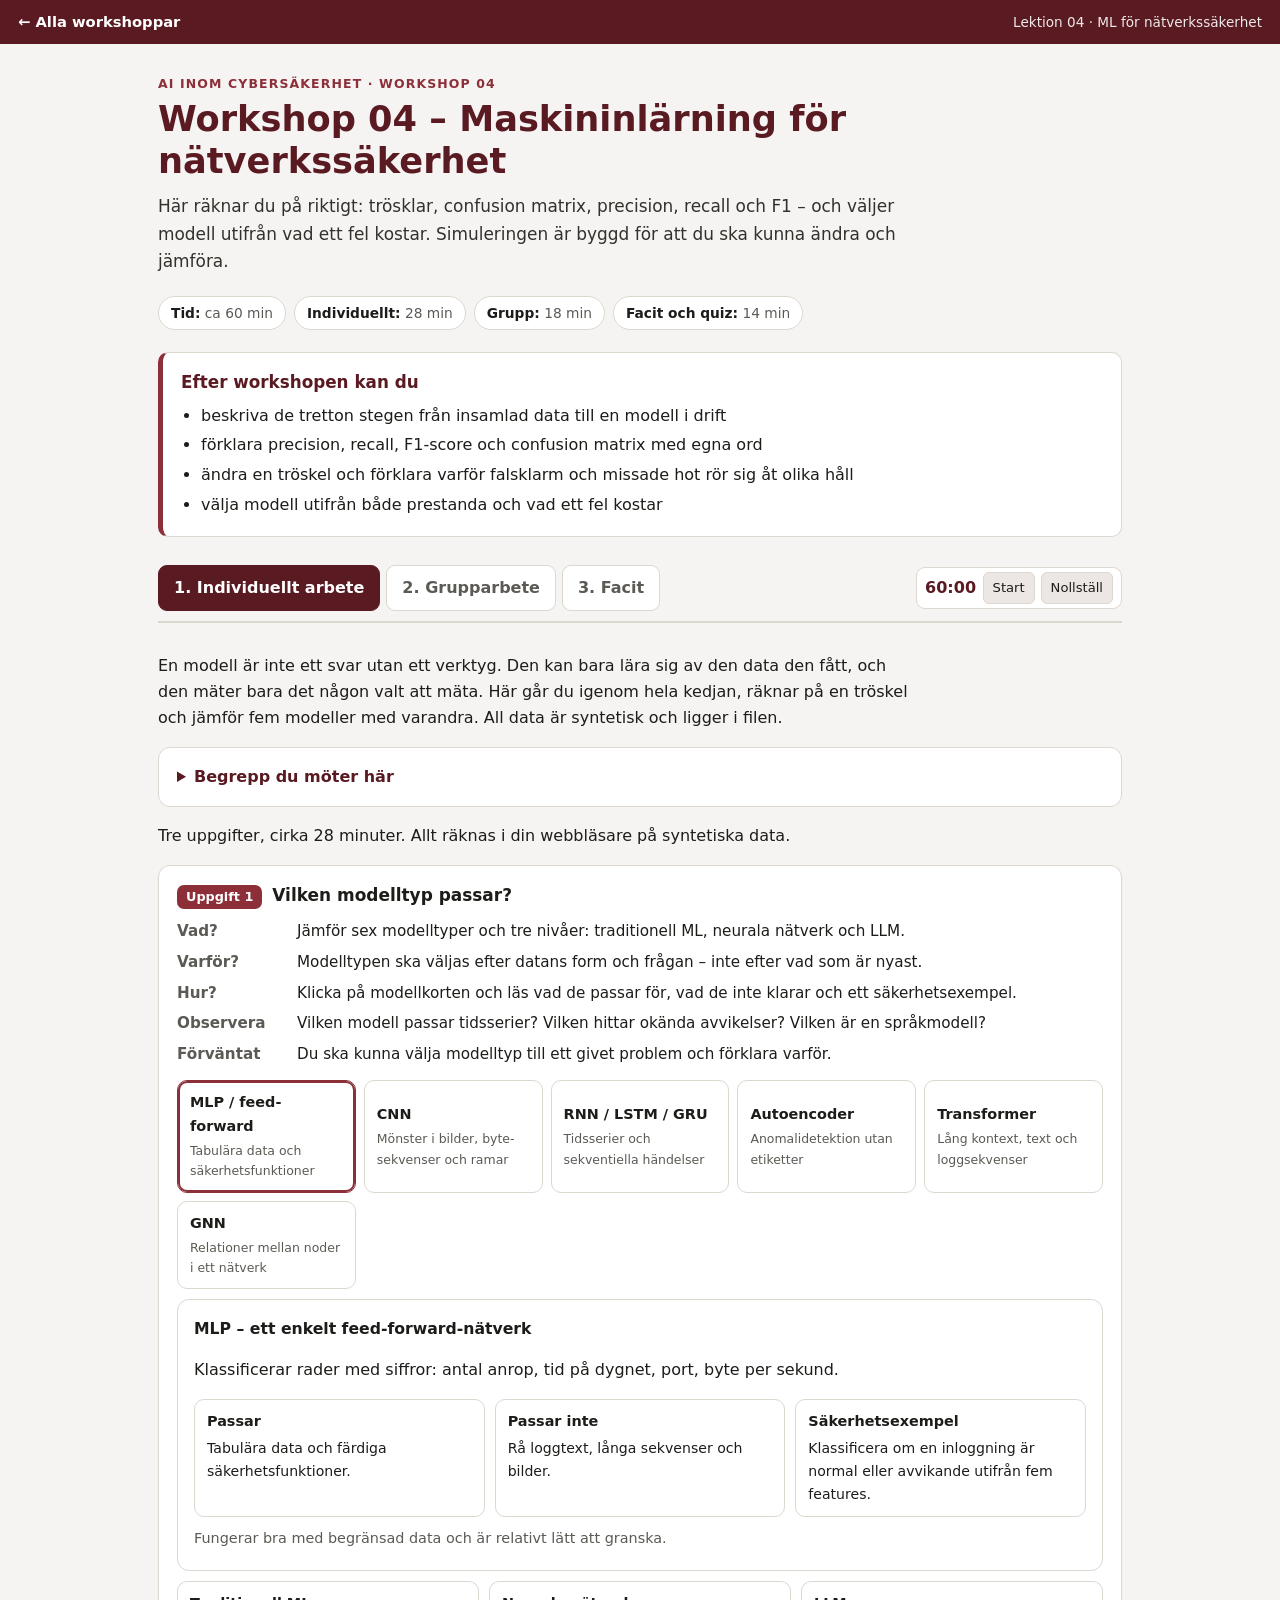
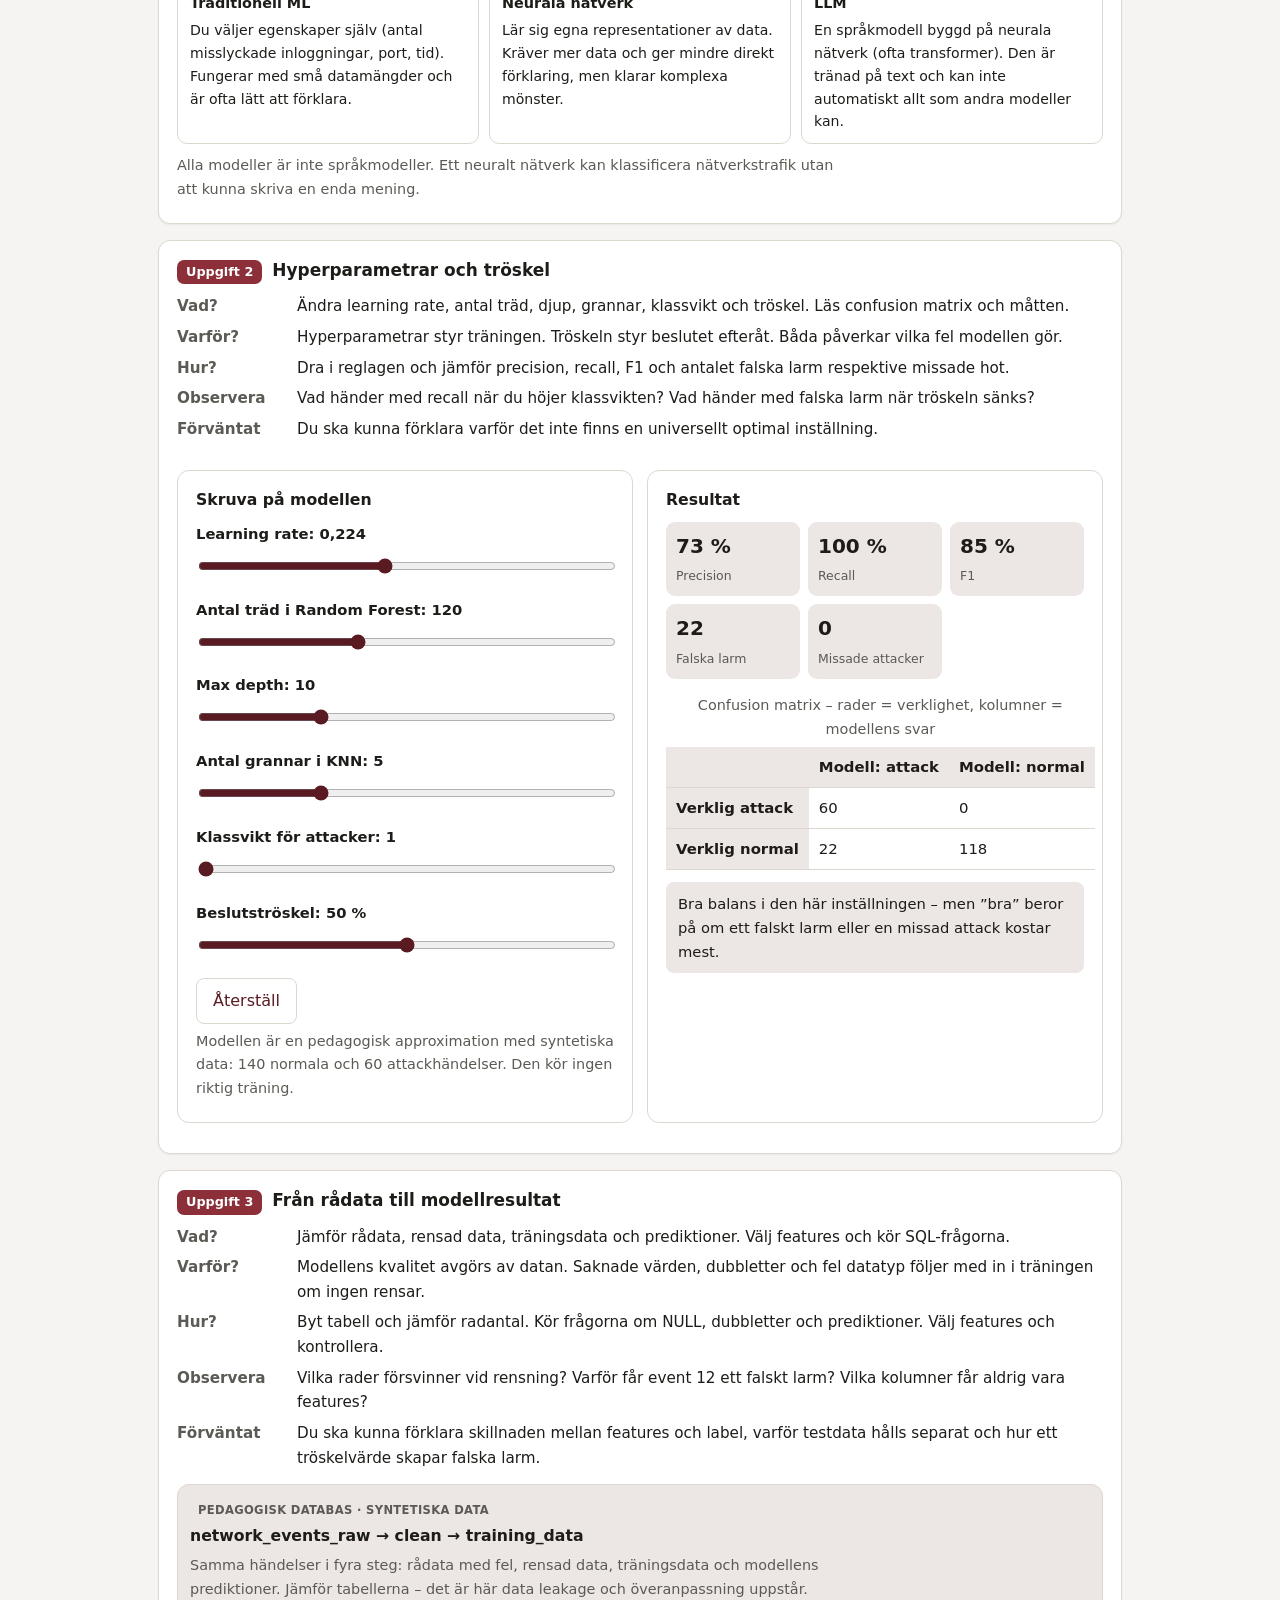
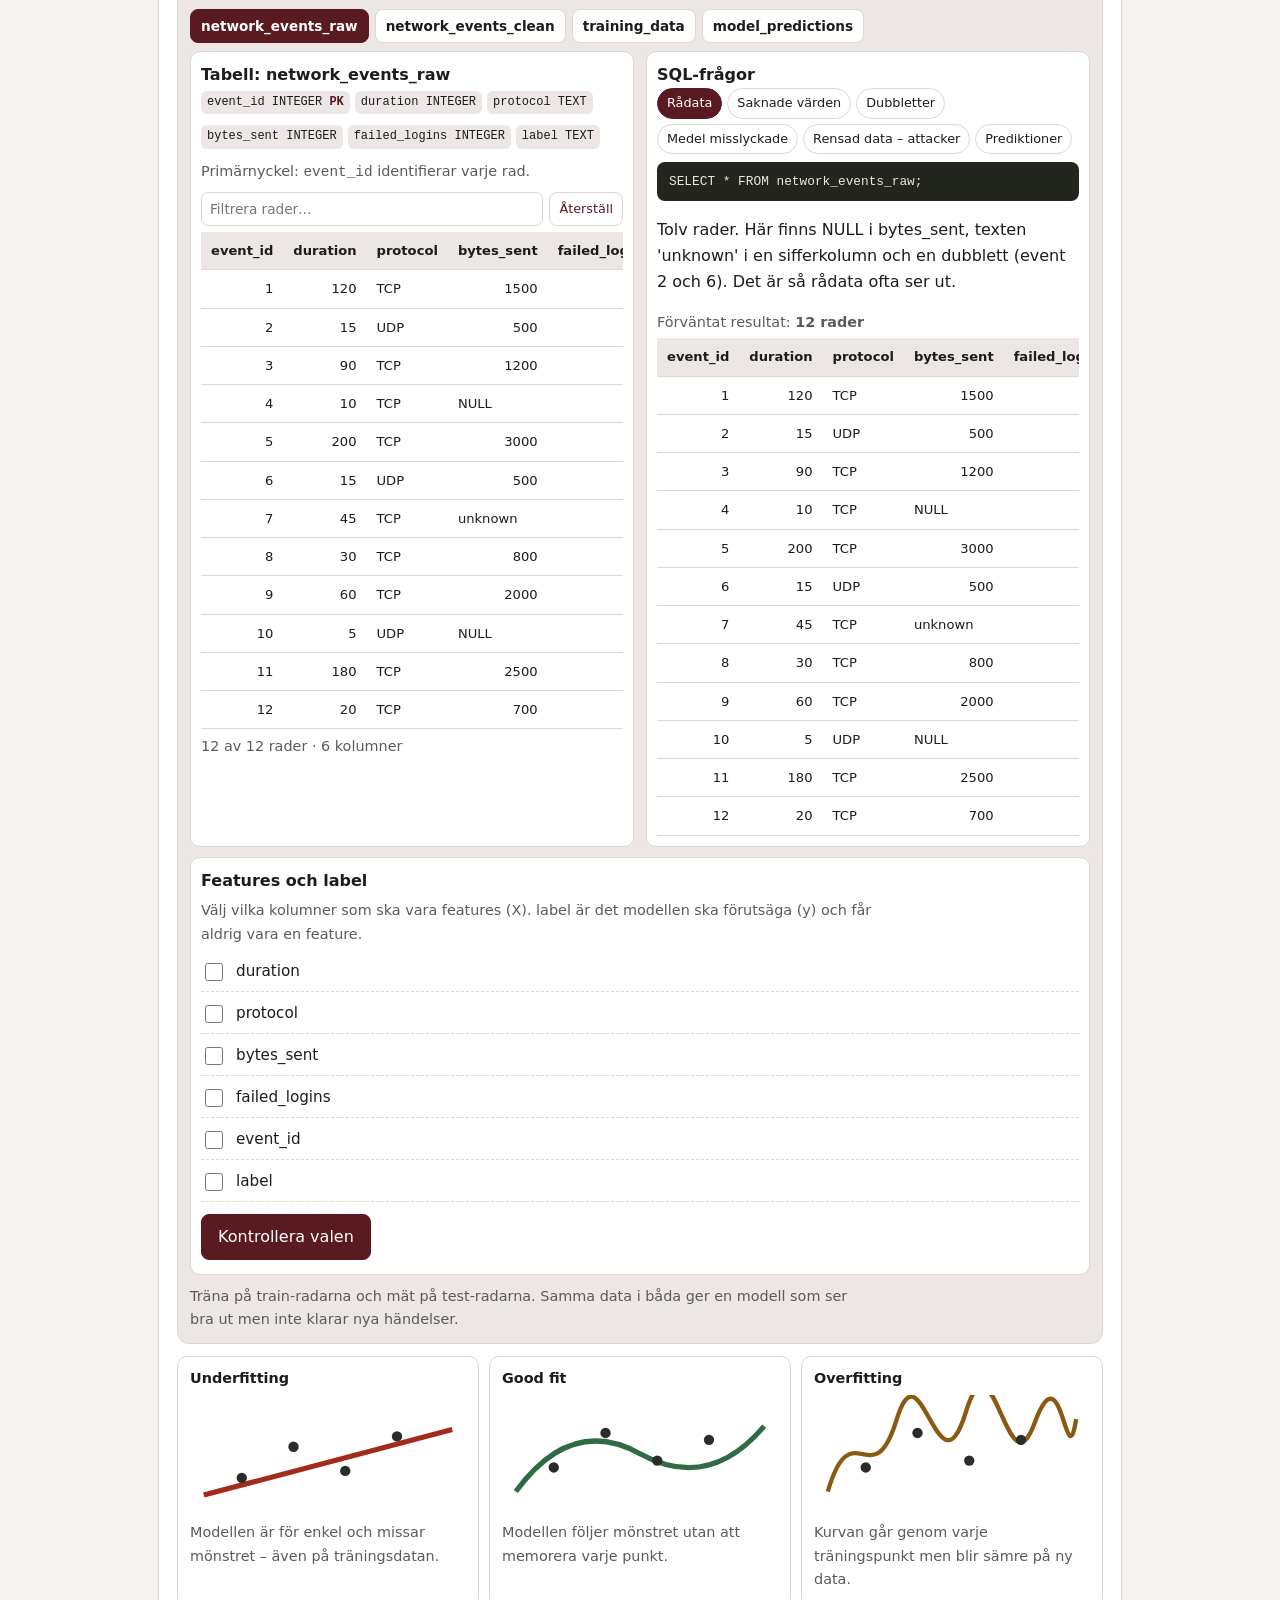
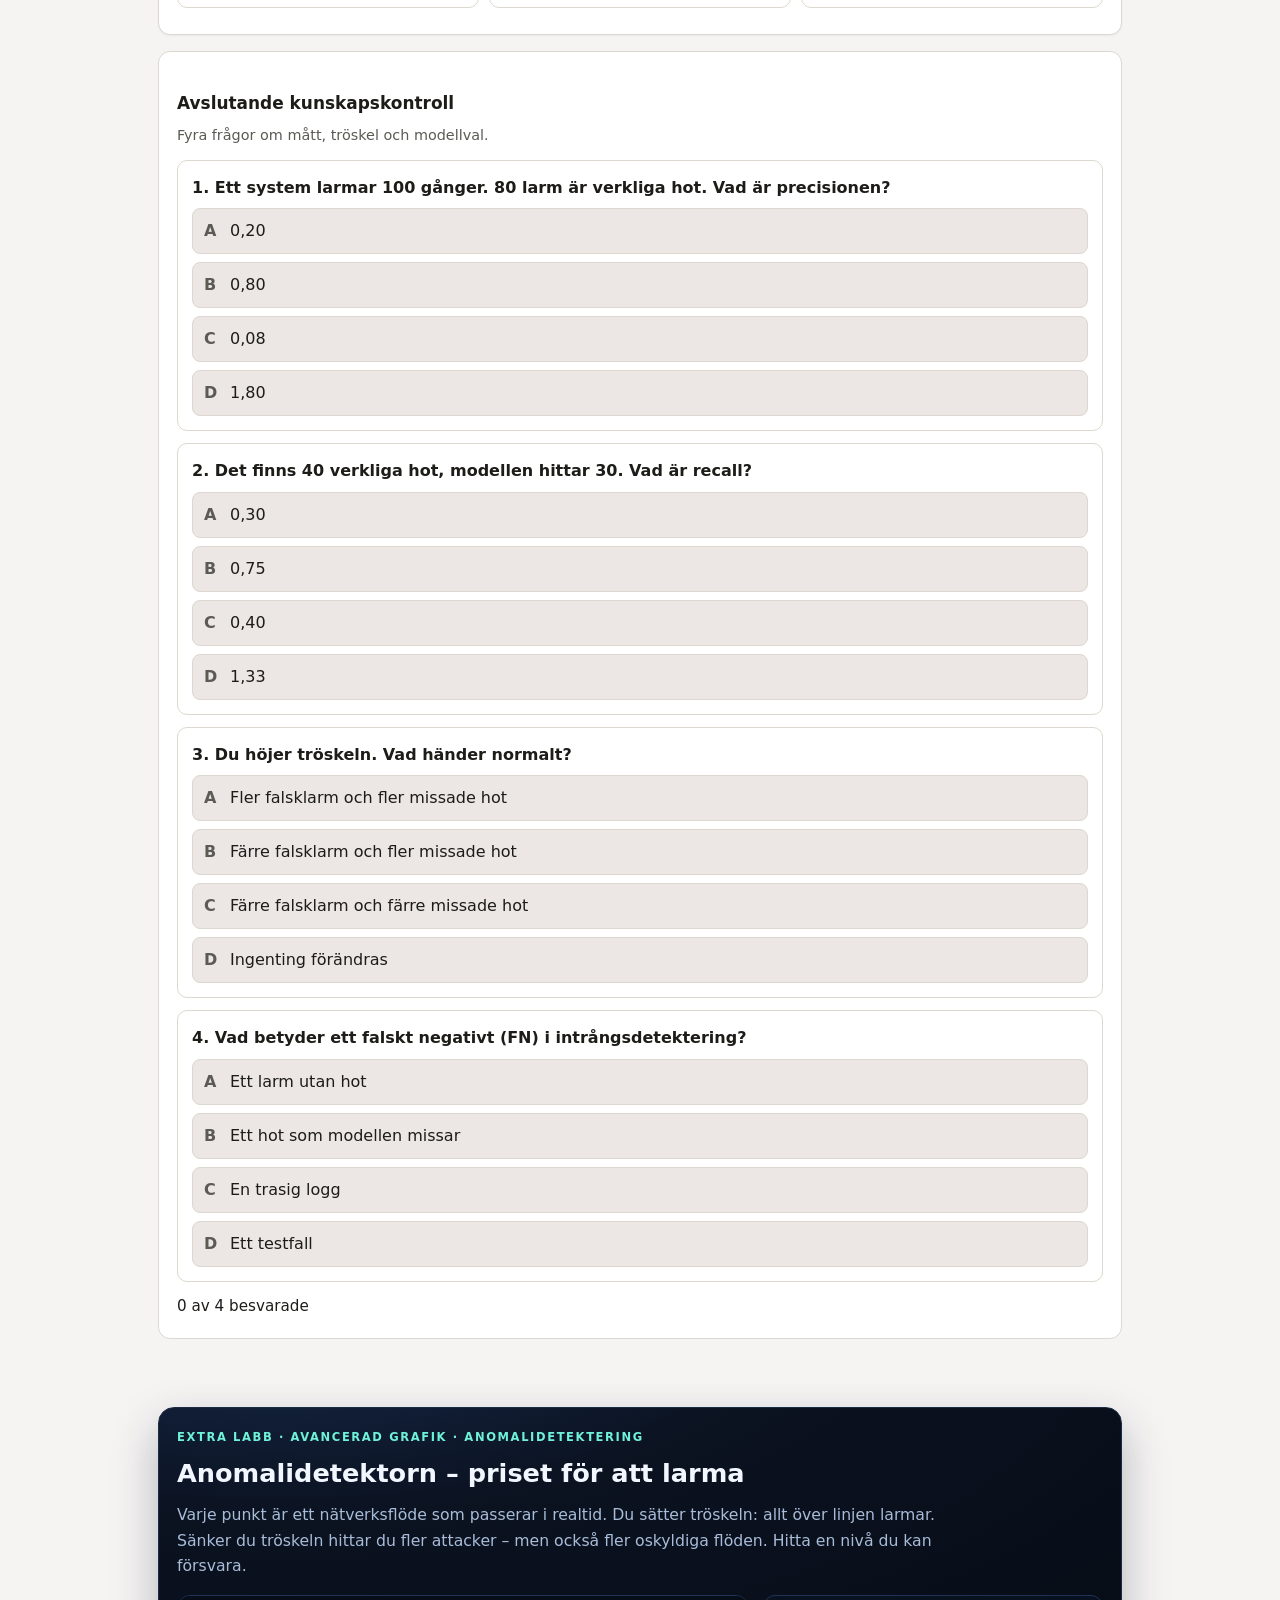
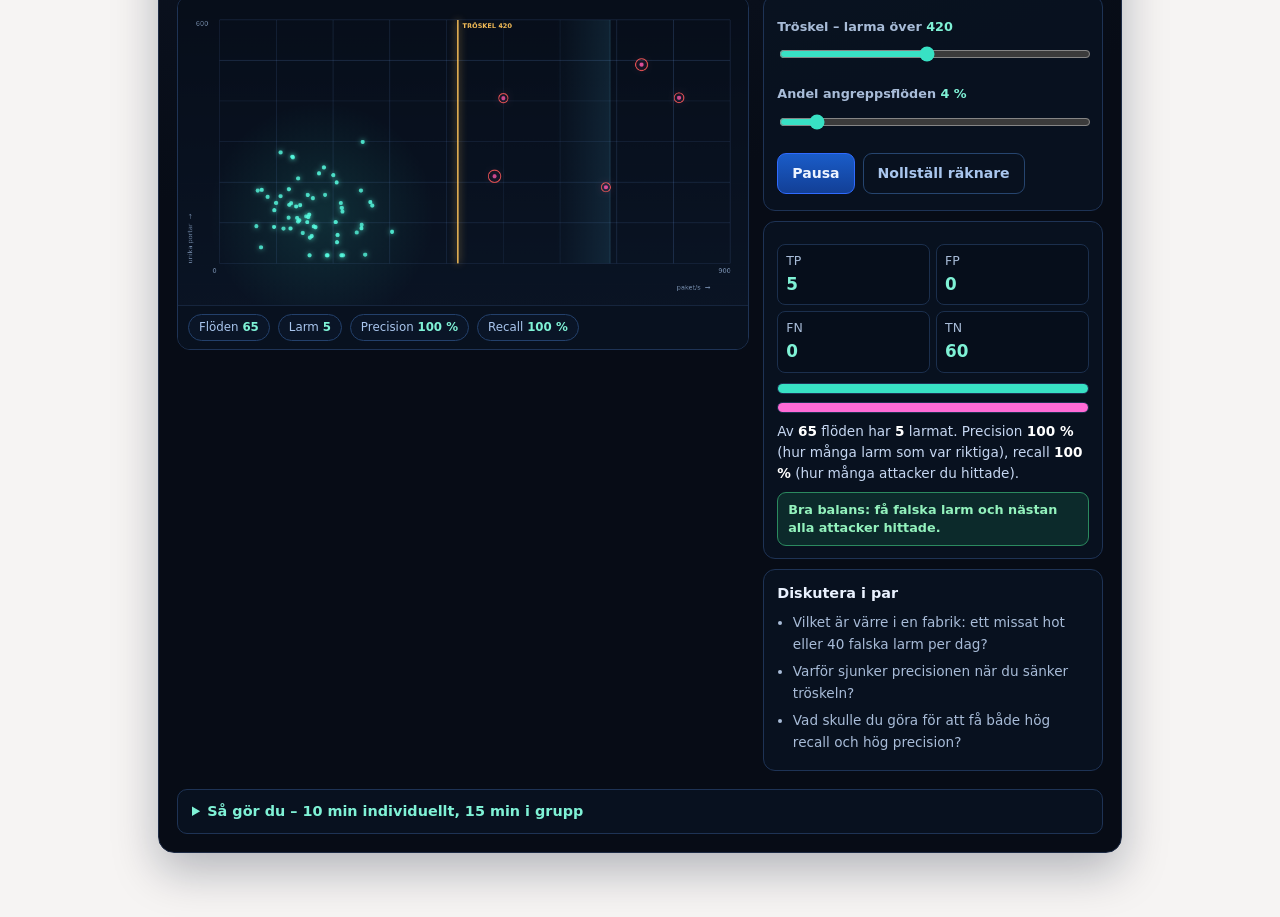
<file: 04_Maskininlärning för nätverkssäkerhet/03_Workshop/workshop-04-ml-natverkssakerhet.html>
<!DOCTYPE html>
<html lang="sv">
<head>
<meta charset="utf-8">
<meta name="viewport" content="width=device-width, initial-scale=1">
<title>Workshop 04 – Maskininlärning för nätverkssäkerhet · AI inom cybersäkerhet</title>
<style>

:root{--bg:#f7f6f2;--card:#fff;--ink:#1d1c19;--muted:#5c5a54;--line:#dcd8cf;
--ok:#1f6b45;--bad:#a32b1c;--warn:#8a5a12;--soft:#efece4;--shadow:0 1px 2px rgba(0,0,0,.05)}
*{box-sizing:border-box}
html{scroll-behavior:smooth}
body{margin:0;background:var(--bg);color:var(--ink);font:16px/1.62 system-ui,-apple-system,"Segoe UI",Roboto,Arial,sans-serif}
img,svg{max-width:100%}
a{color:var(--dark);text-underline-offset:3px}
a:hover{color:var(--acc)}
.skip{position:absolute;left:-9999px}
.skip:focus{left:8px;top:8px;background:#fff;padding:10px;z-index:99;border-radius:8px}
header.top{background:var(--dark);color:#fff;padding:10px 18px;display:flex;gap:14px;align-items:center;justify-content:space-between;flex-wrap:wrap}
header.top a{color:#fff;text-decoration:none;font-weight:600;font-size:.92rem}
header.top a:hover{color:#ffd9c9}
header.top .kicker{font-size:.85rem;opacity:.9}
main{max-width:1000px;margin:0 auto;padding:24px 18px 56px}
.hero{margin:6px 0 18px}
.eyebrow{font-size:.78rem;letter-spacing:.09em;text-transform:uppercase;color:var(--acc);font-weight:700;margin:0 0 4px}
h1{font-size:clamp(1.55rem,3.2vw,2.2rem);line-height:1.18;margin:.1em 0 .35em;color:var(--dark)}
.lead{font-size:1.06rem;max-width:70ch;color:#33312c;margin:.2em 0 1em}
.chips{display:flex;gap:8px;flex-wrap:wrap;margin:0;padding:0;list-style:none}
.chips li{background:var(--card);border:1px solid var(--line);border-radius:999px;padding:5px 12px;font-size:.86rem;color:var(--muted)}
.chips b{color:var(--ink)}
h2{font-size:1.35rem;margin:1.6em 0 .5em;color:var(--dark)}
h3{font-size:1.06rem;margin:1.3em 0 .4em}
h4{font-size:.98rem;margin:1em 0 .3em}
p,li{max-width:74ch}
ul,ol{padding-left:1.25em}
li{margin:.25em 0}
.goals{background:var(--card);border:1px solid var(--line);border-left:5px solid var(--acc);border-radius:10px;padding:14px 18px;margin:16px 0 6px}
.goals h2{margin:.1em 0 .4em;font-size:1.05rem}
.goals ul{margin:0}
.tabs{position:sticky;top:0;z-index:30;background:var(--bg);display:flex;gap:6px;align-items:center;flex-wrap:wrap;
padding:10px 0;border-bottom:2px solid var(--line);margin:18px 0 6px}
.tabs [role=tab]{font:inherit;font-weight:600;cursor:pointer;border:1px solid var(--line);background:var(--card);
color:var(--muted);border-radius:9px;padding:9px 15px}
.tabs [role=tab]:hover{border-color:var(--acc);color:var(--ink)}
.tabs [role=tab][aria-selected=true]{background:var(--dark);border-color:var(--dark);color:#fff}
.tabs [role=tab]:focus-visible,button:focus-visible,select:focus-visible,input:focus-visible,summary:focus-visible,th:focus-visible{outline:3px solid var(--acc);outline-offset:2px}
.timer{margin-left:auto;display:flex;align-items:center;gap:6px;background:var(--card);border:1px solid var(--line);border-radius:9px;padding:4px 8px}
.timer .clock{font-variant-numeric:tabular-nums;font-weight:700;min-width:52px;text-align:center;color:var(--dark)}
.timer.low .clock{color:var(--bad)}
.timer.done .clock{color:var(--warn)}
.timer button{font:inherit;font-size:.82rem;padding:4px 9px;border-radius:6px;border:1px solid var(--line);background:var(--soft);color:var(--ink);cursor:pointer}
.timer button:hover{border-color:var(--acc)}
[role=tabpanel]{padding:8px 0 20px}
[role=tabpanel][hidden]{display:none}
.card{background:var(--card);border:1px solid var(--line);border-radius:12px;padding:16px 18px;margin:14px 0}
.grid2{display:grid;gap:14px;grid-template-columns:repeat(auto-fit,minmax(260px,1fr))}
.task{background:var(--card);border:1px solid var(--line);border-radius:12px;padding:16px 18px;margin:16px 0;box-shadow:var(--shadow)}
.task>h3{margin-top:0;display:flex;gap:10px;align-items:baseline;flex-wrap:wrap}
.task .no{background:var(--acc);color:#fff;border-radius:7px;font-size:.8rem;padding:2px 9px;font-weight:700}
.brief{display:grid;gap:6px;margin:10px 0 14px;font-size:.95rem}
.brief div{display:grid;grid-template-columns:110px 1fr;gap:10px}
.brief dt,.brief b{color:var(--muted);font-weight:600}
.brief span{min-width:0}
@media(max-width:520px){.brief div{grid-template-columns:1fr;gap:0}}
.hint{font-size:.9rem;color:var(--muted);margin:.4em 0}
.note{background:var(--soft);border-radius:8px;padding:10px 12px;font-size:.92rem;margin:12px 0}
.warn{background:#fdf2e2;border:1px solid #e6c9a2;border-radius:8px;padding:10px 12px;font-size:.92rem;margin:12px 0}
button{font:inherit;cursor:pointer;border-radius:8px;border:1px solid var(--dark);background:var(--dark);color:#fff;padding:9px 16px}
button:hover{filter:brightness(1.12)}
button.ghost{background:transparent;color:var(--dark);border-color:var(--line)}
button.ghost:hover{background:var(--soft)}
button:disabled{opacity:.6;cursor:default;filter:none}
.actions{display:flex;gap:10px;flex-wrap:wrap;margin:12px 0 4px}
label.field{display:block;font-weight:600;font-size:.92rem;margin:10px 0 4px}
select,input[type=number],input[type=range],input[type=search]{font:inherit}
select,input[type=number],input[type=search]{padding:7px 9px;border:1px solid var(--line);border-radius:8px;background:#fff;color:var(--ink);max-width:100%}
input[type=range]{width:100%;accent-color:var(--dark);height:28px}
input[type=checkbox],input[type=radio]{accent-color:var(--dark);width:18px;height:18px}
.rangeout{font-variant-numeric:tabular-nums;font-weight:700;color:var(--dark)}
fieldset{border:1px solid var(--line);border-radius:10px;padding:10px 14px;margin:10px 0}
legend{font-weight:600;font-size:.92rem;padding:0 6px}
.checkline{display:flex;gap:10px;align-items:flex-start;padding:7px 0;border-bottom:1px dashed var(--line);font-size:.95rem}
.checkline:last-child{border-bottom:0}
.checkline input{margin-top:4px;flex:none}
.checkline span{flex:1}
.tablewrap{overflow-x:auto;margin:12px 0}
table{width:100%;border-collapse:collapse;font-size:.93rem;min-width:420px}
th,td{text-align:left;padding:8px 10px;border-bottom:1px solid var(--line);vertical-align:top}
th{background:var(--soft);font-weight:600;white-space:nowrap}
th[data-i]{cursor:pointer;user-select:none}
th[data-i]:hover{background:#e6e2d8}
th .arrow{opacity:.45;font-size:.8em}
tbody tr:hover{background:#faf8f3}
tbody tr.good{background:#eaf5ee}
tbody tr.bad{background:#fbecea}
.rownote{font-size:.84rem;color:var(--muted);margin-top:4px}
.filter{margin-bottom:8px;width:min(340px,100%)}
.fb{font-size:.93rem;margin:10px 0;padding:10px 12px;border-radius:8px;background:var(--soft)}
.fb:empty{display:none}
.fb.ok{background:#eaf5ee;border-left:4px solid var(--ok)}
.fb.bad{background:#fbecea;border-left:4px solid var(--bad)}
.fb b{color:var(--ink)}
.whynot{display:block;color:var(--muted);font-size:.88rem;margin-top:2px}
.q{border:1px solid var(--line);border-radius:10px;padding:14px;margin:12px 0;background:#fff}
.qt{font-weight:600;margin:0 0 8px}
.opts{display:grid;gap:8px}
.opt{display:flex;gap:10px;align-items:flex-start;text-align:left;background:var(--soft);border:1px solid var(--line);
color:var(--ink);border-radius:8px;padding:9px 11px;font-weight:400}
.opt:hover:not(:disabled){border-color:var(--acc)}
.opt .k{font-weight:700;color:var(--muted);flex:none}
.opt.correct{border-color:var(--ok);background:#e7f4ec}
.opt.wrong{border-color:var(--bad);background:#fbe7e3}
.opt .k{min-width:1em}
.quizsum{font-size:.95rem;margin:12px 0 4px}
.chart{width:100%;height:auto;background:#fff;border:1px solid var(--line);border-radius:10px}
.chart .grid{stroke:#e5e1d8;stroke-width:1}
.chart .ax{font-size:11px;fill:#6b6862}
.chart .lbl{font-size:12px;fill:#3a3833}
.legend{display:flex;gap:14px;flex-wrap:wrap;font-size:.86rem;color:var(--muted);margin:6px 0 0;padding:0;list-style:none}
.legend i{display:inline-block;width:14px;height:3px;border-radius:2px;margin-right:6px;vertical-align:middle}
.bars{margin:10px 0}
.barrow{display:grid;grid-template-columns:minmax(110px,1.1fr) 2fr minmax(56px,auto);gap:10px;align-items:center;font-size:.9rem;margin:6px 0}
.bl{color:var(--muted)}
.btrack{background:var(--soft);border-radius:999px;height:12px;overflow:hidden}
.bfill{display:block;height:100%;background:var(--dark);border-radius:999px;transition:width .18s ease}
.barrow.ok .bfill{background:var(--ok)}
.barrow.bad .bfill{background:var(--bad)}
.barrow.warn .bfill{background:var(--warn)}
.bv{font-variant-numeric:tabular-nums;font-weight:700;text-align:right}
.cm{display:grid;grid-template-columns:auto 1fr 1fr;gap:6px;margin:12px 0;font-size:.9rem}
.cm .cmh{font-weight:600;color:var(--muted);padding:4px 6px;display:flex;align-items:center}
.cm .cell{border-radius:8px;padding:10px;border:1px solid var(--line);background:#fff}
.cm .cell b{display:block;font-size:1.3rem}
.cm .cell span{font-size:.8rem;color:var(--muted)}
.cm .tp{background:#e6f4ec;border-color:#b6ddc6}
.cm .tn{background:#eef1f0;border-color:#cfd8d3}
.cm .fp{background:#fdf1e2;border-color:#e8cfae}
.cm .fn{background:#fbe8e5;border-color:#e8bcb4}
details{background:var(--card);border:1px solid var(--line);border-radius:10px;padding:12px 16px;margin:12px 0}
details[open]{box-shadow:var(--shadow)}
summary{cursor:pointer;font-weight:600;color:var(--dark)}
details[open] summary{margin-bottom:8px;border-bottom:1px solid var(--line);padding-bottom:8px}
details .why{font-size:.95rem}
details ul{margin:.4em 0}
.tag{display:inline-block;font-size:.72rem;font-weight:700;letter-spacing:.03em;text-transform:uppercase;
border-radius:999px;padding:1px 8px;background:var(--soft);color:var(--muted);vertical-align:middle}
.tag.sim{background:#efe6f5;color:#5b3a72}
.flow{display:flex;gap:8px;flex-wrap:wrap;margin:10px 0;padding:0;list-style:none}
.flow li{background:var(--card);border:1px solid var(--line);border-radius:8px;padding:6px 10px;font-size:.85rem}
.flow li.on{background:var(--dark);color:#fff;border-color:var(--dark)}
.flow li b{font-weight:700}
.stepbtns{display:flex;gap:6px;flex-wrap:wrap;margin:10px 0;padding:0;list-style:none}
.stepbtns button{background:var(--card);color:var(--ink);border:1px solid var(--line);padding:6px 10px;font-size:.86rem;border-radius:8px}
.stepbtns button[aria-pressed=true]{background:var(--dark);color:#fff;border-color:var(--dark)}
.stepinfo{background:var(--card);border:1px solid var(--line);border-left:5px solid var(--acc);border-radius:8px;padding:12px 14px;margin:8px 0;min-height:76px}
.stepinfo h4{margin:0 0 4px}
.riskbadge{display:inline-block;border-radius:6px;padding:2px 9px;font-weight:700;font-size:.85rem}
.riskbadge.low{background:#e6f4ec;color:#1f5c3e}
.riskbadge.mid{background:#fdf1e2;color:#7a5112}
.riskbadge.high{background:#fbe8e5;color:#8c2417}
footer{border-top:1px solid var(--line);margin-top:26px;padding:18px;text-align:center;color:var(--muted);font-size:.83rem}
@media(max-width:640px){main{padding:16px 12px 40px}.tabs{padding:8px 0}.timer{width:100%;justify-content:center}.brief div{grid-template-columns:1fr}th,td{padding:6px 8px}}
@media print{header.top,.tabs,.actions,button{display:none}body{background:#fff}[role=tabpanel][hidden]{display:block!important}main{max-width:none}}
@media(prefers-reduced-motion:reduce){html{scroll-behavior:auto}*{transition:none!important}}

/* --- nya interaktiva komponenter --- */
.figure-wrap{display:grid;gap:16px;grid-template-columns:minmax(240px,0.9fr) minmax(280px,1.1fr);align-items:start}
@media(max-width:760px){.figure-wrap{grid-template-columns:1fr}}
.human{position:relative;background:var(--soft);border:1px solid var(--line);border-radius:14px;padding:8px}
.human svg{display:block;width:100%;height:auto}
.hotspot{position:absolute;transform:translate(-50%,-50%);border:2px solid var(--dark);background:#fff;color:var(--dark);border-radius:999px;font:inherit;font-size:.72rem;font-weight:700;padding:3px 7px;line-height:1.2;cursor:pointer;white-space:nowrap}
.hotspot[aria-pressed=true]{background:var(--dark);color:#fff}
.hotspot:hover{border-color:var(--acc)}
.hotspot:focus-visible{outline:3px solid var(--acc);outline-offset:2px}
.panel{background:var(--card);border:1px solid var(--line);border-radius:12px;padding:14px 16px;min-height:150px}
.panel h4{margin:.1em 0 .4em}
.flows{display:flex;gap:6px;align-items:center;flex-wrap:wrap;margin:10px 0;padding:0;list-style:none}
.flows li{background:var(--soft);border:1px solid var(--line);border-radius:8px;padding:5px 9px;font-size:.82rem}
.flows li.off{opacity:.45;text-decoration:line-through}
.flows .arr{background:none;border:0;color:var(--muted);padding:0 1px}
.code{background:#23261f;color:#eae7df;font-family:ui-monospace,SFMono-Regular,Menlo,Consolas,monospace;font-size:.8rem;line-height:1.5;padding:10px 12px;border-radius:8px;overflow-x:auto;white-space:pre;margin:8px 0}
.code .k{color:#9ec9a8}
.code .s{color:#e6c07b}
.seg{display:inline-flex;border:1px solid var(--line);border-radius:8px;overflow:hidden;flex-wrap:wrap}
.seg button{border:0;border-radius:0;background:var(--card);color:var(--ink);padding:6px 10px;font-size:.85rem;font-weight:600}
.seg button+button{border-left:1px solid var(--line)}
.seg button[aria-pressed=true]{background:var(--dark);color:#fff}
.chips2{display:flex;gap:6px;flex-wrap:wrap;margin:8px 0;padding:0;list-style:none}
.chips2 button{background:var(--card);color:var(--ink);border:1px solid var(--line);border-radius:999px;padding:4px 11px;font-size:.85rem}
.chips2 button[aria-pressed=true]{background:var(--dark);color:#fff;border-color:var(--dark)}
.metricgrid{display:grid;gap:8px;grid-template-columns:repeat(auto-fit,minmax(120px,1fr));margin:10px 0}
.metric{background:var(--soft);border-radius:9px;padding:8px 10px}
.metric b{display:block;font-size:1.25rem;font-variant-numeric:tabular-nums}
.metric span{font-size:.78rem;color:var(--muted)}
.modelgrid{display:grid;gap:8px;grid-template-columns:repeat(auto-fit,minmax(150px,1fr));margin:10px 0}
.modelcard{text-align:left;background:var(--card);color:var(--ink);border:1px solid var(--line);border-radius:10px;padding:10px 12px;font-weight:600;font-size:.9rem}
.modelcard small{display:block;font-weight:400;color:var(--muted);font-size:.78rem;margin-top:3px}
.modelcard[aria-pressed=true]{border-color:var(--acc);box-shadow:inset 0 0 0 2px var(--acc)}
.cards3{display:grid;gap:10px;grid-template-columns:repeat(auto-fit,minmax(190px,1fr));margin:10px 0}
.mini{background:var(--card);border:1px solid var(--line);border-radius:10px;padding:10px 12px;font-size:.88rem}
.mini h5{margin:0 0 4px;font-size:.9rem}
.legendline{display:flex;gap:14px;flex-wrap:wrap;font-size:.8rem;color:var(--muted);margin:4px 0 0}

/* --- databasvy --- */
.db{border:1px solid var(--line);border-radius:12px;padding:12px;background:var(--soft);margin:12px 0}
.db-head h4{margin:0 0 4px}
.db-tabs{display:flex;gap:6px;flex-wrap:wrap;margin:8px 0}
.db-tabs button{background:var(--card);border:1px solid var(--line);color:var(--ink);border-radius:8px;padding:5px 10px;font-size:.85rem;font-weight:600}
.db-tabs button[aria-pressed=true]{background:var(--dark);color:#fff;border-color:var(--dark)}
.db-grid{display:grid;gap:12px;grid-template-columns:minmax(280px,1fr) minmax(280px,1fr)}
@media(max-width:820px){.db-grid{grid-template-columns:1fr}}
.db-box{background:var(--card);border:1px solid var(--line);border-radius:10px;padding:10px}
.schema{display:flex;gap:5px;flex-wrap:wrap;margin:0 0 8px;padding:0;list-style:none}
.schema li{font-size:.75rem;background:var(--soft);border-radius:6px;padding:2px 6px;font-family:ui-monospace,Consolas,monospace}
.schema .key{color:var(--dark);font-weight:700}
.db-tools{display:flex;gap:6px;margin-bottom:6px;flex-wrap:wrap}
.db-tools input{flex:1;min-width:120px;border:1px solid var(--line);border-radius:7px;padding:5px 8px;font:inherit;font-size:.85rem;background:var(--card);color:var(--ink)}
.db-tools button{font-size:.8rem;padding:4px 9px}
.db-scroll{overflow-x:auto}
.db .tbl{font-size:.82rem;min-width:0}
.db .tbl th{white-space:nowrap;cursor:pointer}
.db .tbl td{white-space:nowrap}
.db .tbl td.num{text-align:right;font-variant-numeric:tabular-nums}
.sqlbtns{display:flex;gap:5px;flex-wrap:wrap;margin:0 0 8px}
.sqlbtns button{background:var(--card);border:1px solid var(--line);color:var(--ink);border-radius:999px;padding:4px 9px;font-size:.8rem}
.sqlbtns button[aria-pressed=true]{background:var(--dark);color:#fff;border-color:var(--dark)}
.db-empty{padding:10px;color:var(--muted);font-size:.85rem}
.timeline{list-style:none;margin:8px 0;padding:0 0 0 14px;border-left:3px solid var(--acc)}
.timeline li{margin:0 0 6px;font-size:.85rem;position:relative}
.timeline li:before{content:"";position:absolute;left:-20px;top:6px;width:8px;height:8px;border-radius:50%;background:var(--acc)}
.timeline time{font-weight:700;margin-right:6px}
.featurebox{background:var(--card);border:1px solid var(--line);border-radius:10px;padding:10px;margin-top:10px}
.featurebox .checkline{margin:0 0 2px}
.fitgrid{display:grid;gap:10px;grid-template-columns:repeat(auto-fit,minmax(170px,1fr));margin:10px 0}
.fitgrid .mini svg{width:100%;height:auto;display:block}
.facitbar{display:flex;gap:8px;flex-wrap:wrap;align-items:center;margin:0 0 12px}
.facitbar .hint{margin:0}

:root{--dark:#5a1a22;--dark2:#43121a;--acc:#8c2f39;--acc2:#6d222b;--bg:#f6f4f3;--soft:#ece6e4}
/* ===== Extra labb med avancerad grafik (tillagt) ===== */
.lab{margin:34px 0 8px;border-radius:16px;overflow:hidden;border:1px solid #1d2b45;
background:radial-gradient(1200px 520px at 12% -12%,#172c50 0%,#0b1220 46%,#070c16 100%);
color:#dbe7ff;box-shadow:0 18px 46px rgba(8,18,38,.28);padding:20px 0 0}
.lab-eyebrow{margin:0 18px;font-size:.72rem;letter-spacing:.14em;text-transform:uppercase;color:#6ff2d9;font-weight:700}
.lab h2{margin:.25em 18px .3em;color:#f2f7ff;font-size:clamp(1.25rem,2.4vw,1.6rem)}
.lab-lead{margin:0 18px 16px;color:#a8bcd8;max-width:78ch;font-size:.98rem}
.lab-shell{display:grid;grid-template-columns:minmax(0,1.6fr) minmax(250px,.95fr);gap:14px;padding:0 18px 18px}
@media(max-width:860px){.lab-shell{grid-template-columns:1fr}}
.lab-stage{position:relative;border-radius:13px;border:1px solid #1e3355;background:#060b14;overflow:hidden;align-self:start}
.lab-stage canvas{display:block;width:100%;height:auto}
.lab-hud{display:flex;gap:8px;flex-wrap:wrap;padding:8px 10px;border-top:1px solid #16253d;background:#08111f;font-size:.74rem}
.lab-hud span{background:rgba(10,22,40,.9);border:1px solid #23406b;border-radius:999px;padding:3px 10px;color:#a9c6ee}
.lab-hud b{color:#7ff2d6;font-variant-numeric:tabular-nums}
.lab-side{display:grid;gap:10px;align-content:start}
.lab-card{background:rgba(9,19,34,.82);border:1px solid #1e3355;border-radius:12px;padding:12px 13px}
.lab-card>b{display:block;font-size:.9rem;color:#eaf2ff;margin-bottom:6px}
.lab label{display:block;font-size:.8rem;color:#a8bcd8;margin:9px 0 2px;font-weight:600}
.lab output{color:#7ff2d6;font-weight:700;font-variant-numeric:tabular-nums}
.lab input[type=range]{width:100%;accent-color:#38e1c4;height:26px}
.lab input[type=checkbox]{accent-color:#38e1c4;width:17px;height:17px;flex:none}
.lab select{width:100%;padding:7px 9px;border-radius:8px;border:1px solid #26456f;background:#0b1524;color:#dbe7ff;font:inherit;font-size:.88rem}
.lab button{background:linear-gradient(180deg,#1a5cc8,#123f96);border:1px solid #2f6bff;color:#eef4ff;
padding:8px 14px;border-radius:9px;font-size:.88rem;font-weight:600}
.lab button:hover{filter:brightness(1.15)}
.lab button.ghost{background:transparent;border-color:#26456f;color:#a9c6ee}
.lab .actions{display:flex;gap:8px;flex-wrap:wrap;margin-top:10px}
.lab .readout{font-size:.85rem;line-height:1.55;color:#c6d7f2;margin:6px 0}
.lab .readout b{color:#fff}
.lab .verdict{border-radius:9px;padding:8px 10px;font-size:.8rem;font-weight:700;line-height:1.4;
background:rgba(120,150,190,.14);border:1px solid rgba(120,150,190,.3);color:#c6d7f2;margin-top:8px}
.lab .verdict.good{background:rgba(31,140,90,.20);border-color:#2b8a5f;color:#93f2bd}
.lab .verdict.mid{background:rgba(160,110,25,.20);border-color:#a87a2c;color:#ffd79a}
.lab .verdict.bad{background:rgba(180,50,35,.22);border-color:#b5452f;color:#ffb3a7}
.lab .lab-q ul{margin:4px 0 0;padding-left:1.15em;font-size:.85rem;color:#a8bcd8}
.lab .lab-q li{margin:5px 0;max-width:none}
.lab .lab-bar{height:11px;border-radius:999px;background:#0d1b2e;border:1px solid #1e3355;overflow:hidden;margin:8px 0}
.lab .lab-bar>span{display:block;height:100%;width:0;background:#38e1c4;transition:width .2s ease,background .2s ease}
.lab .metricgrid{display:grid;grid-template-columns:1fr 1fr;gap:6px;font-size:.78rem;color:#a8bcd8}
.lab .metricgrid div{background:rgba(6,14,26,.85);border:1px solid #1b2f4d;border-radius:8px;padding:6px 8px}
.lab .metricgrid b{display:block;color:#7ff2d6;font-size:1.05rem;font-variant-numeric:tabular-nums}
.lab .lab-how{margin:0 18px 18px;background:rgba(9,19,34,.82);border:1px solid #1e3355;border-radius:10px;padding:10px 14px;color:#c6d7f2}
.lab .lab-how summary{color:#7ff2d6;font-weight:700;font-size:.9rem}
.lab .lab-how ol{margin:8px 0 0;padding-left:1.3em;font-size:.86rem;color:#a8bcd8}
.lab .lab-how li{margin:4px 0;max-width:none}
@media(max-width:600px){.lab{padding-top:14px}.lab-shell{padding:0 12px 14px}.lab h2,.lab-lead,.lab-eyebrow,.lab-how{margin-left:12px;margin-right:12px}}
@media print{.lab{box-shadow:none;background:#fff;color:#111;border-color:#ccc}}
</style>
</head>
<body>
<a class="skip" href="#main">Hoppa till innehåll</a>
<header class="top">
  <a href="../../index.html" title="Öppnar kursens startsida">&#8592; Alla workshoppar</a>
  <span class="kicker">Lektion 04 · ML för nätverkssäkerhet</span>
</header>
<main id="main">
  <div class="hero">
    <p class="eyebrow">AI inom cybersäkerhet · Workshop 04</p>
    <h1>Workshop 04 – Maskininlärning för nätverkssäkerhet</h1>
    <p class="lead">Här räknar du på riktigt: trösklar, confusion matrix, precision, recall och F1 – och väljer modell utifrån vad ett fel kostar. Simuleringen är byggd för att du ska kunna ändra och jämföra.</p>
    <ul class="chips"><li><b>Tid:</b> ca 60 min</li><li><b>Individuellt:</b> 28 min</li><li><b>Grupp:</b> 18 min</li><li><b>Facit och quiz:</b> 14 min</li></ul>
  </div>
  <section class="goals" aria-labelledby="mal">
    <h2 id="mal">Efter workshopen kan du</h2>
    <ul><li>beskriva de tretton stegen från insamlad data till en modell i drift</li><li>förklara precision, recall, F1-score och confusion matrix med egna ord</li><li>ändra en tröskel och förklara varför falsklarm och missade hot rör sig åt olika håll</li><li>välja modell utifrån både prestanda och vad ett fel kostar</li></ul>
  </section>
  <nav class="tabs" role="tablist" aria-label="Workshopens tre delar">
    <button type="button" role="tab" id="tab-ind" aria-controls="panel-ind" aria-selected="true" data-panel="ind">1. Individuellt arbete</button>
    <button type="button" role="tab" id="tab-grp" aria-controls="panel-grp" aria-selected="false" tabindex="-1" data-panel="grp">2. Grupparbete</button>
    <button type="button" role="tab" id="tab-fac" aria-controls="panel-fac" aria-selected="false" tabindex="-1" data-panel="fac">3. Facit</button>
    <div class="timer" id="timer" data-minutes="60">
      <span class="clock" id="tOut" aria-live="off">60:00</span>
      <button type="button" id="tStart" aria-pressed="false" title="Starta eller pausa timern">Start</button>
      <button type="button" id="tReset" title="Nollställ timern">Nollställ</button>
    </div>
  </nav>
  <noscript><p class="warn">JavaScript är avstängt. Flikar, simuleringar och facit kräver JavaScript. Slå på det i webbläsaren och ladda om sidan.</p></noscript>
  <section id="panel-ind" role="tabpanel" aria-labelledby="tab-ind" tabindex="0">


<p>En modell är inte ett svar utan ett verktyg. Den kan bara lära sig av den data den fått, och
den mäter bara det någon valt att mäta. Här går du igenom hela kedjan, räknar på en tröskel och
jämför fem modeller med varandra. All data är syntetisk och ligger i filen.</p>

<details class="card">
  <summary>Begrepp du möter här</summary>
  <ul>
    <li><b>Dataset</b> – den samling exempel modellen tränas och testas på.</li>
    <li><b>Features</b> – de kolumner modellen får se, till exempel antal paket och destinationsport.</li>
    <li><b>Träning/test</b> – modellen lär sig på en del och prövas på en annan, osedd del.</li>
    <li><b>Precision</b> – av alla larm, hur många var verkliga hot?</li>
    <li><b>Recall</b> – av alla verkliga hot, hur många hittade modellen?</li>
    <li><b>F1-score</b> – ett sammanvägt mått på precision och recall (0–1).</li>
    <li><b>Confusion matrix</b> – tabellen över TP, FP, FN och TN.</li>
    <li><b>Tröskel</b> – gränsen för när modellens poäng räknas som larm.</li>
    <li><b>Hyperparameter</b> – inställning du väljer före träning, till exempel trädets djup.</li>
    <li><b>Overfitting</b> – modellen lär sig träningsexemplen för väl och missar nya fall.</li>
  </ul>
</details>


<p>Tre uppgifter, cirka 28 minuter. Allt räknas i din webbläsare på syntetiska data.</p>
<article class="task" id="u1">
  <h3><span class="no">Uppgift 1</span> Vilken modelltyp passar?</h3>
  <dl class="brief">
    <div><dt>Vad?</dt><span>Jämför sex modelltyper och tre nivåer: traditionell ML, neurala nätverk och LLM.</span></div>
    <div><dt>Varför?</dt><span>Modelltypen ska väljas efter datans form och frågan – inte efter vad som är nyast.</span></div>
    <div><dt>Hur?</dt><span>Klicka på modellkorten och läs vad de passar för, vad de inte klarar och ett säkerhetsexempel.</span></div>
    <div><dt>Observera</dt><span>Vilken modell passar tidsserier? Vilken hittar okända avvikelser? Vilken är en språkmodell?</span></div>
    <div><dt>Förväntat</dt><span>Du ska kunna välja modelltyp till ett givet problem och förklara varför.</span></div>
  </dl>
  
<div class="modelgrid" id="mt-grid">
  <button type="button" class="modelcard" data-mt="mlp" aria-pressed="true">MLP / feed-forward<small>Tabulära data och säkerhetsfunktioner</small></button>
  <button type="button" class="modelcard" data-mt="cnn" aria-pressed="false">CNN<small>Mönster i bilder, byte-sekvenser och ramar</small></button>
  <button type="button" class="modelcard" data-mt="rnn" aria-pressed="false">RNN / LSTM / GRU<small>Tidsserier och sekventiella händelser</small></button>
  <button type="button" class="modelcard" data-mt="ae" aria-pressed="false">Autoencoder<small>Anomalidetektion utan etiketter</small></button>
  <button type="button" class="modelcard" data-mt="tr" aria-pressed="false">Transformer<small>Lång kontext, text och loggsekvenser</small></button>
  <button type="button" class="modelcard" data-mt="gnn" aria-pressed="false">GNN<small>Relationer mellan noder i ett nätverk</small></button>
</div>
<div class="panel" id="mt-panel" aria-live="polite"></div>
<div class="cards3">
  <div class="mini"><h5>Traditionell ML</h5>Du väljer egenskaper själv (antal misslyckade inloggningar, port, tid). Fungerar med små datamängder och är ofta lätt att förklara.</div>
  <div class="mini"><h5>Neurala nätverk</h5>Lär sig egna representationer av data. Kräver mer data och ger mindre direkt förklaring, men klarar komplexa mönster.</div>
  <div class="mini"><h5>LLM</h5>En språkmodell byggd på neurala nätverk (ofta transformer). Den är tränad på text och kan inte automatiskt allt som andra modeller kan.</div>
</div>
<p class="hint">Alla modeller är inte språkmodeller. Ett neuralt nätverk kan klassificera nätverkstrafik utan att kunna skriva en enda mening.</p>

</article>
<article class="task" id="u2">
  <h3><span class="no">Uppgift 2</span> Hyperparametrar och tröskel</h3>
  <dl class="brief">
    <div><dt>Vad?</dt><span>Ändra learning rate, antal träd, djup, grannar, klassvikt och tröskel. Läs confusion matrix och måtten.</span></div>
    <div><dt>Varför?</dt><span>Hyperparametrar styr träningen. Tröskeln styr beslutet efteråt. Båda påverkar vilka fel modellen gör.</span></div>
    <div><dt>Hur?</dt><span>Dra i reglagen och jämför precision, recall, F1 och antalet falska larm respektive missade hot.</span></div>
    <div><dt>Observera</dt><span>Vad händer med recall när du höjer klassvikten? Vad händer med falska larm när tröskeln sänks?</span></div>
    <div><dt>Förväntat</dt><span>Du ska kunna förklara varför det inte finns en universellt optimal inställning.</span></div>
  </dl>
  
<div class="grid2">
  <div class="card">
    <h4 style="margin-top:0">Skruva på modellen</h4>
    <label class="field" for="hp-lr">Learning rate: <b id="hp-lrv">0,05</b></label>
    <input type="range" id="hp-lr" min="1" max="100" value="45" step="1" style="width:100%">
    <label class="field" for="hp-trees">Antal träd i Random Forest: <b id="hp-treesv">120</b></label>
    <input type="range" id="hp-trees" min="10" max="300" value="120" step="10" style="width:100%">
    <label class="field" for="hp-depth">Max depth: <b id="hp-depthv">10</b></label>
    <input type="range" id="hp-depth" min="2" max="30" value="10" step="1" style="width:100%">
    <label class="field" for="hp-k">Antal grannar i KNN: <b id="hp-kv">5</b></label>
    <input type="range" id="hp-k" min="1" max="15" value="5" step="1" style="width:100%">
    <label class="field" for="hp-cw">Klassvikt för attacker: <b id="hp-cwv">1</b></label>
    <input type="range" id="hp-cw" min="1" max="10" value="1" step="1" style="width:100%">
    <label class="field" for="hp-th">Beslutströskel: <b id="hp-thv">50</b> %</label>
    <input type="range" id="hp-th" min="5" max="95" value="50" step="1" style="width:100%">
    <div class="actions"><button type="button" class="ghost" id="hp-reset">Återställ</button></div>
    <p class="hint">Modellen är en pedagogisk approximation med syntetiska data: 140 normala och 60 attackhändelser. Den kör ingen riktig träning.</p>
  </div>
  <div class="card">
    <h4 style="margin-top:0">Resultat</h4>
    <div class="metricgrid">
      <div class="metric"><b id="hp-prec">–</b><span>Precision</span></div>
      <div class="metric"><b id="hp-rec">–</b><span>Recall</span></div>
      <div class="metric"><b id="hp-f1">–</b><span>F1</span></div>
      <div class="metric"><b id="hp-fp">–</b><span>Falska larm</span></div>
      <div class="metric"><b id="hp-fn">–</b><span>Missade attacker</span></div>
    </div>
    <table class="tbl" id="hp-cm" aria-label="Confusion matrix">
      <caption class="hint">Confusion matrix – rader = verklighet, kolumner = modellens svar</caption>
      <thead><tr><th></th><th>Modell: attack</th><th>Modell: normal</th></tr></thead>
      <tbody>
        <tr><th>Verklig attack</th><td id="hp-tp">–</td><td id="hp-fnc">–</td></tr>
        <tr><th>Verklig normal</th><td id="hp-fpc">–</td><td id="hp-tn">–</td></tr>
      </tbody>
    </table>
    <div id="hp-note" aria-live="polite"></div>
  </div>
</div>

</article>
<article class="task" id="u3">
  <h3><span class="no">Uppgift 3</span> Från rådata till modellresultat</h3>
  <dl class="brief">
    <div><dt>Vad?</dt><span>Jämför rådata, rensad data, träningsdata och prediktioner. Välj features och kör SQL-frågorna.</span></div>
    <div><dt>Varför?</dt><span>Modellens kvalitet avgörs av datan. Saknade värden, dubbletter och fel datatyp följer med in i träningen om ingen rensar.</span></div>
    <div><dt>Hur?</dt><span>Byt tabell och jämför radantal. Kör frågorna om NULL, dubbletter och prediktioner. Välj features och kontrollera.</span></div>
    <div><dt>Observera</dt><span>Vilka rader försvinner vid rensning? Varför får event 12 ett falskt larm? Vilka kolumner får aldrig vara features?</span></div>
    <div><dt>Förväntat</dt><span>Du ska kunna förklara skillnaden mellan features och label, varför testdata hålls separat och hur ett tröskelvärde skapar falska larm.</span></div>
  </dl>
  <div class="db" data-db="04"></div><div class="fitgrid">
  <div class="mini"><h5>Underfitting</h5><svg viewBox="0 0 160 70" aria-hidden="true"><path d="M8 58 L152 20" stroke="#a32b1c" stroke-width="3" fill="none"/><circle cx="30" cy="48" r="3" fill="#2b2b28"/><circle cx="60" cy="30" r="3" fill="#2b2b28"/><circle cx="90" cy="44" r="3" fill="#2b2b28"/><circle cx="120" cy="24" r="3" fill="#2b2b28"/></svg><p class="hint">Modellen är för enkel och missar mönstret – även på träningsdatan.</p></div>
  <div class="mini"><h5>Good fit</h5><svg viewBox="0 0 160 70" aria-hidden="true"><path d="M8 56 Q40 12 80 34 T152 18" stroke="#2f6b45" stroke-width="3" fill="none"/><circle cx="30" cy="42" r="3" fill="#2b2b28"/><circle cx="60" cy="22" r="3" fill="#2b2b28"/><circle cx="90" cy="38" r="3" fill="#2b2b28"/><circle cx="120" cy="26" r="3" fill="#2b2b28"/></svg><p class="hint">Modellen följer mönstret utan att memorera varje punkt.</p></div>
  <div class="mini"><h5>Overfitting</h5><svg viewBox="0 0 160 70" aria-hidden="true"><path d="M8 56 C22 8 34 60 48 14 S72 62 88 10 S112 60 128 16 S146 50 152 14" stroke="#8a5a12" stroke-width="2.5" fill="none"/><circle cx="30" cy="42" r="3" fill="#2b2b28"/><circle cx="60" cy="22" r="3" fill="#2b2b28"/><circle cx="90" cy="38" r="3" fill="#2b2b28"/><circle cx="120" cy="26" r="3" fill="#2b2b28"/></svg><p class="hint">Kurvan går genom varje träningspunkt men blir sämre på ny data.</p></div>
</div>
</article>

    <section class="card" id="quiz">
      <noscript><p class="warn">Quizet kräver JavaScript.</p></noscript>
    </section>
  </section>
  <section id="panel-grp" role="tabpanel" aria-labelledby="tab-grp" tabindex="0" hidden>

<h2>Uppgift 4 – Vilken modell ska SOC köpa?</h2>
<div class="task">
  <h3><span class="no">Gruppuppgift</span> 1 000 flöden per dygn och en budget</h3>
  <p>Ett säkerhetsteam ska välja modell för att larma om intrång i nätverket. Ett missat hot
  kostar i genomsnitt <b>50 000 kr</b> i utredning och skada. Ett falsklarm kostar <b>300 kr</b>
  i analystid. Gruppen ska välja modell, tröskel och vad som ska hända med larmen.</p>
  <dl class="brief">
    <div><dt>Tid</dt><span>15 minuter beslut, 5 minuter redovisning.</span></div>
    <div><dt>Roller</dt><span>Ordförande, skeptiker, sekreterare, rapportör.</span></div>
    <div><dt>Krav</dt><span>Ett gemensamt val och en mening om varför – ingen lång rapport.</span></div>
  </dl>
</div>
<div class="card">
  <label class="field" for="g-model">Modell</label>
  <select id="g-model">
    <option value="rf">Random Forest (precision 0,94 / recall 0,87)</option>
    <option value="nn" selected>Neuralt nät (0,96 / 0,89)</option>
    <option value="lr">Logistisk regression (0,81 / 0,92)</option>
    <option value="if">Isolation Forest, oövervakad (0,62 / 0,78)</option>
    <option value="rule">Regelbaserad (0,55 / 0,98)</option>
  </select>
  <label class="field" for="g-thr">Tröskel: <span class="rangeout" id="g-thrv">50</span></label>
  <input type="range" id="g-thr" min="20" max="90" value="50">
  <fieldset><legend>Vad gör teamet med larmen?</legend>
    <label class="checkline"><input type="checkbox" id="g-triage" checked><span>Analytiker granskar alla larm innan åtgärd</span></label>
    <label class="checkline"><input type="checkbox" id="g-auto"><span>Automatisk blockering av käll-IP vid larm</span></label>
  </fieldset>
  <div class="actions"><button type="button" id="g-run">Räkna ut kostnaden</button></div>
  <div id="g-out" aria-live="polite"></div>
</div>
<h3>Redovisa på 2 minuter</h3>
<ol><li>Vilken modell och tröskel valde ni?</li><li>Vad kostar ett missat hot jämfört med tio falsklarm?</li><li>Varför valde ni – eller valde bort – automatisk blockering?</li></ol>

  </section>
  <section id="panel-fac" role="tabpanel" aria-labelledby="tab-fac" tabindex="0" hidden>
    <div class="facitbar">
      <button type="button" id="facOpenAll">Öppna alla facit</button>
      <button type="button" class="ghost" id="facCloseAll">Fäll ihop alla</button>
      <span class="hint">Facit kan öppnas när som helst – du behöver inte svara först.</span>
    </div>

<p>Öppna en uppgift i taget. Måtten är beräknade på syntetisk data i filen – de är inte mätningar
från ett riktigt nätverk.</p>
<div id="facit-lista"></div>
<h2>Kom ihåg</h2>
<ul>
  <li>Hög recall utan precision ger en larmskog som ingen hinner gå igenom.</li>
  <li>Hög precision utan recall ger lugn och tystnad – men hoten passerar.</li>
  <li>F1 väger precision och recall lika. Det är inte alltid det verksamheten vill.</li>
  <li>En tröskel är ett affärsbeslut, inte en teknisk inställning.</li>
</ul>

  </section>

<script>(function(){if(!window.CanvasRenderingContext2D||!CanvasRenderingContext2D.prototype||CanvasRenderingContext2D.prototype.roundRect)return;
CanvasRenderingContext2D.prototype.roundRect=function(x,y,w,h,r){r=Math.min(typeof r==="number"?r:0,w/2,h/2);
this.beginPath();this.moveTo(x+r,y);this.arcTo(x+w,y,x+w,y+h,r);this.arcTo(x+w,y+h,x,y+h,r);
this.arcTo(x,y+h,x,y,r);this.arcTo(x,y,x+w,y,r);this.closePath();return this;};})();</script>
<section class="lab" id="lab-extra-4" aria-labelledby="lab4-h">
  <p class="lab-eyebrow">Extra labb · avancerad grafik · anomalidetektering</p>
  <h2 id="lab4-h">Anomalidetektorn – priset för att larma</h2>
  <p class="lab-lead">Varje punkt är ett nätverksflöde som passerar i realtid. Du sätter tröskeln: allt över linjen larmar. Sänker du tröskeln hittar du fler attacker – men också fler oskyldiga flöden. Hitta en nivå du kan försvara.</p>
  <div class="lab-shell">
    <div class="lab-stage">
      <canvas id="lab4cv" width="960" height="520" role="img" aria-label="Strömmande punktdiagram över nätverksflöden med en tröskellinje"></canvas>
      <div class="lab-hud">
        <span>Flöden <b id="lab4n">0</b></span>
        <span>Larm <b id="lab4alarm">0</b></span>
        <span>Precision <b id="lab4prec">–</b></span>
        <span>Recall <b id="lab4rec">–</b></span>
      </div>
    </div>
    <div class="lab-side">
      <div class="lab-card">
        <label for="lab4th">Tröskel – larma över <output id="lab4thv">420</output></label>
        <input type="range" id="lab4th" min="80" max="800" step="10" value="420">
        <label for="lab4atk">Andel angreppsflöden <output id="lab4atkv">4 %</output></label>
        <input type="range" id="lab4atk" min="0" max="40" value="4">
        <div class="actions">
          <button type="button" id="lab4run">Pausa</button>
          <button type="button" class="ghost" id="lab4reset">Nollställ räknare</button>
        </div>
      </div>
      <div class="lab-card">
        <div class="metricgrid">
          <div>TP <b id="lab4tp">0</b></div><div>FP <b id="lab4fp">0</b></div>
          <div>FN <b id="lab4fn">0</b></div><div>TN <b id="lab4tn">0</b></div>
        </div>
        <div class="lab-bar"><span id="lab4barp"></span></div>
        <div class="lab-bar"><span id="lab4barr"></span></div>
        <div class="readout" id="lab4read"></div>
        <div class="verdict mid" id="lab4verdict"></div>
      </div>
      <div class="lab-card lab-q">
        <b>Diskutera i par</b>
        <ul>
          <li>Vilket är värre i en fabrik: ett missat hot eller 40 falska larm per dag?</li>
          <li>Varför sjunker precisionen när du sänker tröskeln?</li>
          <li>Vad skulle du göra för att få både hög recall och hög precision?</li>
        </ul>
      </div>
    </div>
  </div>
  <details class="lab-how">
    <summary>Så gör du – 10 min individuellt, 15 min i grupp</summary>
    <ol>
      <li>Låt det rulla en stund med standardvärden. Läs av TP, FP och FN.</li>
      <li>Sänk tröskeln till 200. Vad händer med precisionen?</li>
      <li>Höj till 700. Vad händer med recall – och vad kostar det?</li>
      <li>Öka andelen angrepp till 30 % och notera hur siffrorna rör sig. Skriv ner din slutsats.</li>
    </ol>
  </details>
</section>
<script>
(function(){
  var cv=document.getElementById("lab4cv"),cx=cv.getContext("2d");
  var W=960,H=520,$=function(i){return document.getElementById(i)};
  var reduce=window.matchMedia&&window.matchMedia("(prefers-reduced-motion: reduce)").matches;
  var PADL=70,PADR=30,PADT=40,PADB=70;
  var st={pts:[],th:420,atk:4,run:true,t:0,tp:0,fp:0,fn:0,tn:0,acc:0,spawn:0};
  var XMAX=900,YMAX=600;

  function gauss(){var u=0,v=0;while(u===0)u=Math.random();while(v===0)v=Math.random();return Math.sqrt(-2*Math.log(u))*Math.cos(2*Math.PI*v)}
  function spawn(){
    var isAtk=Math.random()*100<st.atk,x,y;
    if(!isAtk){x=180+gauss()*55;y=120+gauss()*70;}
    else{x=470+Math.random()*380;y=140+Math.random()*380;}
    x=Math.max(20,Math.min(XMAX-10,x));y=Math.max(20,Math.min(YMAX-10,y));
    st.pts.push({x:x,y:y,a:isAtk,age:0,flagged:x>st.th});
    st.acc++;
  }
  function classify(){
    var i,p,th=st.th;
    for(i=0;i<st.pts.length;i++){
      p=st.pts[i];
      if(p.done)continue;
      p.done=true;
      var flag=p.x>th;
      if(p.a&&flag)st.tp++;else if(p.a&&!flag)st.fn++;else if(!p.a&&flag)st.fp++;else st.tn++;
    }
  }

  function sx(x){return PADL+x/XMAX*(W-PADL-PADR)}
  function sy(y){return H-PADB-y/YMAX*(H-PADB-PADT)}

  function draw(){
    var i,p,t=st.t;
    var g=cx.createLinearGradient(0,0,0,H);
    g.addColorStop(0,"#070e1a");g.addColorStop(1,"#0a1424");
    cx.fillStyle=g;cx.fillRect(0,0,W,H);

    // normalmoln (referens)
    var rg=cx.createRadialGradient(sx(180),sy(120),10,sx(180),sy(120),190);
    rg.addColorStop(0,"rgba(56,225,196,.13)");rg.addColorStop(1,"rgba(56,225,196,0)");
    cx.fillStyle=rg;cx.fillRect(0,0,W,H);

    // axlar
    cx.strokeStyle="rgba(120,170,255,.18)";cx.lineWidth=1;
    for(i=0;i<=6;i++){var gy=sy(i*YMAX/6);cx.beginPath();cx.moveTo(PADL,gy);cx.lineTo(W-PADR,gy);cx.stroke();}
    for(i=0;i<=9;i++){var gx=sx(i*XMAX/9);cx.beginPath();cx.moveTo(gx,PADT);cx.lineTo(gx,H-PADB);cx.stroke();}
    cx.fillStyle="rgba(170,200,240,.65)";cx.font="11px system-ui,Segoe UI,Arial";
    cx.fillText("paket/s  →",W-PADR-90,H-26);
    cx.save();cx.translate(24,H-PADB);cx.rotate(-Math.PI/2);cx.fillText("unika portar  →",0,0);cx.restore();
    cx.fillText("0",PADL-12,H-PADB+16);cx.fillText(String(XMAX),W-PADR-20,H-PADB+16);
    cx.fillText(String(YMAX),PADL-40,PADT+10);

    // tröskel
    var tx=sx(st.th);
    cx.beginPath();cx.moveTo(tx,PADT);cx.lineTo(tx,H-PADB);
    cx.strokeStyle="rgba(255,196,90,.95)";cx.lineWidth=2.4;
    cx.shadowColor="rgba(255,196,90,.9)";cx.shadowBlur=14;cx.stroke();cx.shadowBlur=0;
    cx.fillStyle="rgba(255,196,90,.95)";cx.font="700 11px system-ui,Segoe UI,Arial";
    cx.fillText("TRÖSKEL "+st.th,tx+8,PADT+14);

    // svep
    var sw=(t*0.55)%1,swx=PADL+sw*(W-PADL-PADR);
    var sg=cx.createLinearGradient(swx-90,0,swx,0);
    sg.addColorStop(0,"rgba(90,210,255,0)");sg.addColorStop(1,"rgba(90,210,255,.10)");
    cx.fillStyle=sg;cx.fillRect(swx-90,PADT,90,H-PADB-PADT);
    cx.beginPath();cx.moveTo(swx,PADT);cx.lineTo(swx,H-PADB);
    cx.strokeStyle="rgba(120,220,255,.35)";cx.lineWidth=1.2;cx.stroke();

    // punkter
    for(i=0;i<st.pts.length;i++){
      p=st.pts[i];
      var X=sx(p.x),Y=sy(p.y),fade=Math.max(0,1-p.age/14);
      var hue=p.a?330:170;
      cx.beginPath();cx.arc(X,Y,3.4,0,6.284);
      cx.fillStyle="hsla("+hue+",95%,66%,"+(0.28+0.6*fade)+")";
      cx.shadowColor="hsla("+hue+",95%,66%,.8)";cx.shadowBlur=p.a?14:8;cx.fill();cx.shadowBlur=0;
      if(p.flagged&&fade>0.35){
        cx.beginPath();cx.arc(X,Y,9+Math.sin(t*4+i)*1.5,0,6.284);
        cx.strokeStyle=p.a?"rgba(255,90,90,.9)":"rgba(255,196,90,.55)";cx.lineWidth=1.6;cx.stroke();
      }
    }
    readout();
  }

  function readout(){
    var p=st.tp+st.fp?st.tp/(st.tp+st.fp):0;
    var r=st.tp+st.fn?st.tp/(st.tp+st.fn):0;
    $("lab4n").textContent=st.acc;
    $("lab4alarm").textContent=st.tp+st.fp;
    $("lab4prec").textContent=st.tp+st.fp?Math.round(p*100)+" %":"–";
    $("lab4rec").textContent=st.tp+st.fn?Math.round(r*100)+" %":"–";
    $("lab4tp").textContent=st.tp;$("lab4fp").textContent=st.fp;
    $("lab4fn").textContent=st.fn;$("lab4tn").textContent=st.tn;
    $("lab4barp").style.width=Math.round(p*100)+"%";
    $("lab4barr").style.width=Math.round(r*100)+"%";
    $("lab4barp").style.background="#38e1c4";$("lab4barr").style.background="#ff6bd6";
    var v=$("lab4verdict");
    if(st.acc<30){v.className="verdict mid";v.textContent="Låt det rulla lite till för en rättvisande bild.";}
    else if(p>=0.85&&r>=0.85){v.className="verdict good";v.textContent="Bra balans: få falska larm och nästan alla attacker hittade.";}
    else if(r<0.5){v.className="verdict bad";v.textContent="Du missar mer än hälften av attackerna – tröskeln är för hög.";}
    else if(p<0.5){v.className="verdict mid";v.textContent="Du hittar attackerna men drunknar i falska larm – tröskeln är för låg.";}
    else{v.className="verdict mid";v.textContent="Godtagbart men inte bra. Justera tröskeln och jämför.";}
    $("lab4read").innerHTML="Av <b>"+st.acc+"</b> flöden har <b>"+(st.tp+st.fp)+"</b> larmat. "+
      "Precision <b>"+Math.round(p*100)+" %</b> (hur många larm som var riktiga), recall <b>"+Math.round(r*100)+" %</b> "+
      "(hur många attacker du hittade).";
  }

  function step(dt){
    st.t+=dt;st.spawn+=dt*26;
    while(st.spawn>=1){st.spawn-=1;spawn();}
    var i;
    for(i=st.pts.length-1;i>=0;i--){
      st.pts[i].age+=dt;
      if(st.pts[i].age>14)st.pts.splice(i,1);
    }
    classify();
  }

  function loop(ts){
    var now=ts||performance.now();
    if(!loop.last)loop.last=now;
    var dt=Math.min(0.05,(now-loop.last)/1000);loop.last=now;
    if(st.run)step(dt);
    st.t+=dt;
    draw();requestAnimationFrame(loop);
  }

  $("lab4th").addEventListener("input",function(){
    st.th=+this.value;$("lab4thv").textContent=this.value;
    var i;for(i=0;i<st.pts.length;i++)st.pts[i].flagged=st.pts[i].x>st.th;
  });
  $("lab4atk").addEventListener("input",function(){st.atk=+this.value;$("lab4atkv").textContent=this.value+" %";});
  $("lab4run").addEventListener("click",function(){st.run=!st.run;this.textContent=st.run?"Pausa":"Kör";});
  $("lab4reset").addEventListener("click",function(){st.tp=st.fp=st.fn=st.tn=0;st.acc=0;st.pts=[];});
  loop();
})();
</script>

</main>


<script>
var WS=(function(){
"use strict";
function $(s,r){return (r||document).querySelector(s)}
function $$(s,r){return Array.prototype.slice.call((r||document).querySelectorAll(s))}
function esc(s){return String(s).replace(/[&<>"]/g,function(c){return {"&":"&amp;","<":"&lt;",">":"&gt;",'"':"&quot;"}[c]})}
function fmt(n,d){if(!isFinite(n))return "\u2013";return n.toFixed(d==null?2:d).replace(".",",")}
function num(v){return Number(String(v).replace(",","."))}

/* ---------- flikar ---------- */
function initTabs(){
  var btns=$$('.tabs [role="tab"]');
  if(!btns.length)return;
  function show(id,setHash){
    btns.forEach(function(b){
      var on=b.getAttribute("data-panel")===id;
      b.setAttribute("aria-selected",on?"true":"false");
      b.tabIndex=on?0:-1;
    });
    $$('[role="tabpanel"]').forEach(function(p){p.hidden=p.id!=="panel-"+id});
    if(setHash){try{history.replaceState(null,"","#"+id)}catch(e){}}
  }
  btns.forEach(function(b,i){
    b.addEventListener("click",function(){show(b.getAttribute("data-panel"),true)});
    b.addEventListener("keydown",function(e){
      var n=null;
      if(e.key==="ArrowRight")n=(i+1)%btns.length;
      if(e.key==="ArrowLeft")n=(i-1+btns.length)%btns.length;
      if(e.key==="Home")n=0;
      if(e.key==="End")n=btns.length-1;
      if(n!==null){e.preventDefault();btns[n].focus();show(btns[n].getAttribute("data-panel"),true)}
    });
  });
  var h=(location.hash||"").replace("#","");
  var ok=btns.some(function(b){return b.getAttribute("data-panel")===h});
  show(ok?h:"ind",false);
}

/* ---------- timer ---------- */
function initTimer(){
  var box=$("#timer"); if(!box)return;
  var total=(parseInt(box.getAttribute("data-minutes"),10)||60)*60;
  var left=total,id=null;
  var out=$("#tOut"),st=$("#tStart"),rs=$("#tReset");
  function paint(){
    var m=Math.floor(left/60),s=left%60;
    out.textContent=(m<10?"0":"")+m+":"+(s<10?"0":"")+s;
    box.classList.toggle("low",left>0&&left<=300);
  }
  function stop(){
    if(id){clearInterval(id);id=null}
    st.textContent=left===0?"Klar":"Forts\u00e4tt";
    st.setAttribute("aria-pressed","false");
  }
  st.addEventListener("click",function(){
    if(id){stop();return}
    if(left===0){left=total;box.classList.remove("done");paint()}
    id=setInterval(function(){
      if(left>0){left--;paint()}
      if(left===0){stop();box.classList.add("done");st.textContent="Klar"}
    },1000);
    st.textContent="Pausa";st.setAttribute("aria-pressed","true");
  });
  rs.addEventListener("click",function(){
    stop();left=total;box.classList.remove("done");paint();st.textContent="Start";
  });
  paint();
}

/* ---------- quiz ---------- */
function quiz(host,cfg){
  if(!host)return;
  var qs=cfg.questions||[];
  host.innerHTML="";
  var h=document.createElement("h3");h.textContent=cfg.title||"Avslutande kunskapskontroll";host.appendChild(h);
  if(cfg.hint){var p=document.createElement("p");p.className="hint";p.textContent=cfg.hint;host.appendChild(p)}
  var answered=0,right=0;
  var status=document.createElement("p");status.className="quizsum";
  var retry=document.createElement("button");
  retry.type="button";retry.className="ghost";retry.textContent="G\u00f6r om quizet";retry.hidden=true;
  retry.addEventListener("click",function(){quiz(host,cfg);host.scrollIntoView({block:"center"})});
  qs.forEach(function(q,i){
    var wrap=document.createElement("div");wrap.className="q";
    var qt=document.createElement("p");qt.className="qt";qt.textContent=(i+1)+". "+q.text;wrap.appendChild(qt);
    var opts=document.createElement("div");opts.className="opts";wrap.appendChild(opts);
    var fb=document.createElement("p");fb.className="fb";fb.hidden=true;wrap.appendChild(fb);
    q.options.forEach(function(o,j){
      var b=document.createElement("button");b.type="button";b.className="opt";
      b.innerHTML='<span class="k">'+String.fromCharCode(65+j)+'</span><span>'+esc(o)+'</span>';
      b.addEventListener("click",function(){
        if(wrap.getAttribute("data-done")==="1")return;
        wrap.setAttribute("data-done","1");answered++;
        $$(".opt",opts).forEach(function(x,k){x.disabled=true;if(k===q.answer)x.classList.add("correct")});
        var good=j===q.answer;
        if(good){right++}else{b.classList.add("wrong")}
        fb.hidden=false;fb.className="fb "+(good?"ok":"bad");
        fb.innerHTML="<b>"+(good?"R\u00e4tt.":"Fel.")+"</b> "+esc(q.why||"");
        if(!good){var s=document.createElement("span");s.className="whynot";s.textContent="R\u00e4tt svar: "+q.options[q.answer]+".";fb.appendChild(s)}
        status.textContent=answered+" av "+qs.length+" besvarade \u00b7 "+right+" r\u00e4tt";
        if(answered===qs.length){
          status.innerHTML="<b>Resultat: "+right+" av "+qs.length+" r\u00e4tt.</b> "+(right===qs.length?"Mycket bra \u2013 du kan begreppen.":"L\u00e4s f\u00f6rklaringarna och g\u00f6r om quizet om du vill.");
          retry.hidden=false;
        }
      });
      opts.appendChild(b);
    });
    host.appendChild(wrap);
  });
  status.textContent="0 av "+qs.length+" besvarade";
  host.appendChild(status);
  host.appendChild(retry);
}

/* ---------- klassificering med dropdown ---------- */
function classify(host,cfg){
  if(!host)return;
  var rows=cfg.rows||[],opts=cfg.options||[];
  var t=document.createElement("table");
  t.innerHTML='<thead><tr><th scope="col">'+esc(cfg.col1||"System")+'</th><th scope="col">'+esc(cfg.col2||"Din bed\u00f6mning")+'</th></tr></thead>';
  var tb=document.createElement("tbody");t.appendChild(tb);
  rows.forEach(function(r){
    var tr=document.createElement("tr");
    var td=document.createElement("td");td.textContent=r.text;
    var note=document.createElement("div");note.className="rownote";note.hidden=true;td.appendChild(note);
    var td2=document.createElement("td");
    var sel=document.createElement("select");
    sel.setAttribute("aria-label","Bed\u00f6mning f\u00f6r: "+r.text);
    sel.innerHTML='<option value="">\u2013 v\u00e4lj \u2013</option>'+opts.map(function(o,i){return '<option value="'+i+'">'+esc(o)+'</option>'}).join("");
    td2.appendChild(sel);tr.appendChild(td);tr.appendChild(td2);tb.appendChild(tr);
  });
  var btn=document.createElement("button");btn.type="button";btn.textContent=cfg.btn||"Kontrollera mina svar";
  var out=document.createElement("p");out.className="fb";
  btn.addEventListener("click",function(){
    var ok=0,missing=0;
    Array.prototype.forEach.call(tb.rows,function(tr,i){
      var sel=$("select",tr),v=sel.value===""?null:Number(sel.value);
      var good=v===rows[i].correct;if(good){ok++}if(v===null){missing++}
      tr.classList.toggle("good",good);tr.classList.toggle("bad",!good&&v!==null);
      var n=$(".rownote",tr);
      if(n){n.hidden=false;n.innerHTML="<b>"+(good?"R\u00e4tt":(v===null?"Inget val":"R\u00e4tt svar: "+esc(opts[rows[i].correct])))+"</b> "+(rows[i].note||"")}
    });
    out.className="fb show "+(ok===rows.length?"ok":"bad");
    out.innerHTML="<b>"+ok+" av "+rows.length+" r\u00e4tt.</b> "+(ok===rows.length?"Bra \u2013 du ser m\u00f6nstret.":"L\u00e4s radens f\u00f6rklaring och justera"+(missing?" ("+missing+" rad(er) utan val)":"")+".");
  });
  host.appendChild(t);host.appendChild(btn);host.appendChild(out);
}

/* ---------- tabell med sortering och filter ---------- */
function sortTable(host,cfg){
  if(!host)return;
  var cols=cfg.cols||[],rows=(cfg.rows||[]).slice();
  var wrap=document.createElement("div");wrap.className="tablewrap";
  var filter=null;
  if(cfg.filter){
    filter=document.createElement("input");filter.type="search";filter.className="filter";
    filter.placeholder=cfg.filterPlaceholder||"Filtrera \u2026";
    filter.setAttribute("aria-label","Filtrera tabellen");
    wrap.appendChild(filter);
  }
  var t=document.createElement("table");
  var thead=document.createElement("thead"),htr=document.createElement("tr");
  cols.forEach(function(c,i){
    var th=document.createElement("th");th.scope="col";th.setAttribute("data-i",i);th.tabIndex=0;
    th.innerHTML=esc(c)+' <span class="arrow" aria-hidden="true">\u2195</span>';
    function sort(){
      var dir=th.getAttribute("data-dir")==="asc"?"desc":"asc";th.setAttribute("data-dir",dir);
      rows.sort(function(a,b){
        var x=a[i],y=b[i];
        var nx=parseFloat(String(x).replace(/\s/g,"").replace(",",".")),ny=parseFloat(String(y).replace(/\s/g,"").replace(",","."));
        var both=isFinite(nx)&&isFinite(ny)&&String(x).replace(/[^0-9]/g,"")!==""&&String(y).replace(/[^0-9]/g,"")!=="";
        if(both)return dir==="asc"?nx-ny:ny-nx;
        return dir==="asc"?String(x).localeCompare(String(y),"sv"):String(y).localeCompare(String(x),"sv");
      });
      render();
    }
    th.addEventListener("click",sort);
    th.addEventListener("keydown",function(e){if(e.key==="Enter"||e.key===" "){e.preventDefault();sort()}});
    htr.appendChild(th);
  });
  thead.appendChild(htr);t.appendChild(thead);
  var tb=document.createElement("tbody");t.appendChild(tb);
  function render(){
    tb.innerHTML="";
    var q=filter?filter.value.toLowerCase():"";
    rows.forEach(function(r){
      if(q&&r.join(" ").toLowerCase().indexOf(q)<0)return;
      var tr=document.createElement("tr");
      r.forEach(function(c){var td=document.createElement("td");td.innerHTML=c;tr.appendChild(td)});
      tb.appendChild(tr);
    });
  }
  wrap.appendChild(t);host.appendChild(wrap);
  if(filter)filter.addEventListener("input",render);
  render();
}

/* ---------- stapeldiagram ---------- */
function bars(host,items,opt){
  if(!host)return;
  opt=opt||{};host.innerHTML="";
  var max=opt.max||Math.max.apply(null,items.map(function(i){return Math.abs(i.value)}).concat([1]));
  var box=document.createElement("div");box.className="bars";
  items.forEach(function(it){
    var row=document.createElement("div");row.className="barrow"+(it.tone?" "+it.tone:"");
    var pct=Math.max(0,Math.min(100,Math.abs(it.value)/max*100));
    row.innerHTML='<span class="bl">'+esc(it.label)+'</span><span class="btrack"><span class="bfill" style="width:'+pct.toFixed(1)+'%"></span></span><span class="bv">'+esc(it.display!=null?it.display:it.value)+'</span>';
    box.appendChild(row);
  });
  host.appendChild(box);
  if(opt.caption){var p=document.createElement("p");p.className="hint";p.textContent=opt.caption;host.appendChild(p)}
}

/* ---------- linjediagram i ren SVG ---------- */
function line(host,cfg){
  if(!host)return;
  var W=560,H=250,L=46,R=14,T=14,B=34;
  var maxY=cfg.maxY||1,maxX=cfg.maxX||1;
  function X(v){return L+(v/maxX)*(W-L-R)}
  function Y(v){return H-B-(v/maxY)*(H-T-B)}
  var s='<svg viewBox="0 0 '+W+' '+H+'" class="chart" role="img" aria-label="'+esc(cfg.label||"Diagram")+'">';
  for(var i=0;i<=4;i++){
    var y=T+i*(H-T-B)/4;
    s+='<line class="grid" x1="'+L+'" y1="'+y+'" x2="'+(W-R)+'" y2="'+y+'"/>';
    s+='<text class="ax" x="'+(L-6)+'" y="'+(y+4)+'" text-anchor="end">'+fmt(maxY*(1-i/4),maxY<=1?1:0)+'</text>';
  }
  (cfg.xTicks||[0,0.5,1]).forEach(function(t){
    s+='<text class="ax" x="'+X(t*maxX)+'" y="'+(H-12)+'" text-anchor="middle">'+fmt(t*maxX,0)+'</text>';
  });
  (cfg.hlines||[]).forEach(function(hl){
    s+='<line x1="'+L+'" y1="'+Y(hl.y).toFixed(1)+'" x2="'+(W-R)+'" y2="'+Y(hl.y).toFixed(1)+'" stroke="'+hl.color+'" stroke-width="1.5" stroke-dasharray="5 4"><title>'+esc(hl.label||"")+'</title></line>';
  });
  (cfg.series||[]).forEach(function(ser){
    var pts=ser.points.map(function(p){return X(p[0]).toFixed(1)+","+Y(p[1]).toFixed(1)}).join(" ");
    if(!ser.onlyDots){s+='<polyline points="'+pts+'" fill="none" stroke="'+ser.color+'" stroke-width="2.5" stroke-linejoin="round" stroke-linecap="round"/>';}
    if(ser.dots){ser.points.forEach(function(p){
      s+='<circle cx="'+X(p[0]).toFixed(1)+'" cy="'+Y(p[1]).toFixed(1)+'" r="3.5" fill="'+ser.color+'"><title>'+esc(ser.name)+": "+fmt(p[1],2)+'</title></circle>';
    })}
    if(ser.fill){
      s+='<polygon points="'+X(ser.points[0][0]).toFixed(1)+','+Y(0)+' '+pts+' '+X(ser.points[ser.points.length-1][0]).toFixed(1)+','+Y(0)+'" fill="'+ser.color+'" opacity="0.08"/>';
    }
  });
  if(cfg.xLabel)s+='<text class="lbl" x="'+(L+(W-L-R)/2)+'" y="'+(H-1)+'" text-anchor="middle">'+esc(cfg.xLabel)+'</text>';
  s+="</svg>";
  host.innerHTML=s;
  if((cfg.series||[]).length){
    var ul=document.createElement("ul");ul.className="legend";
    cfg.series.forEach(function(ser){var li=document.createElement("li");li.innerHTML='<i style="background:'+ser.color+'"></i>'+esc(ser.name);ul.appendChild(li)});
    host.appendChild(ul);
  }
}

/* ---------- confusion matrix ---------- */
function cm(host,c){
  if(!host)return;
  host.innerHTML='<div class="cm">'+
    '<div class="cmh"></div><div class="cmh">Modellen larmar</div><div class="cmh">Modellen \u00e4r tyst</div>'+
    '<div class="cmh">Verkligt hot</div><div class="cell tp"><b>'+c.tp+'</b><span>TP \u2013 f\u00e5ngat hot</span></div><div class="cell fn"><b>'+c.fn+'</b><span>FN \u2013 missat hot</span></div>'+
    '<div class="cmh">Verkligt normalt</div><div class="cell fp"><b>'+c.fp+'</b><span>FP \u2013 falsklarm</span></div><div class="cell tn"><b>'+c.tn+'</b><span>TN \u2013 korrekt tyst</span></div>'+
    '</div>';
}

/* ---------- sm\u00e5hj\u00e4lp ---------- */
function metric(tp,fp,fn){
  var p=tp+fp?tp/(tp+fp):0, r=tp+fn?tp/(tp+fn):0;
  return {precision:p,recall:r,f1:(p+r)?2*p*r/(p+r):0};
}
function riskLabel(v,lo,hi){
  var t=v<lo?"low":(v<hi?"mid":"high");
  var txt=t==="low"?"L\u00e5g risk":(t==="mid"?"Medelrisk":"H\u00f6g risk");
  return '<span class="riskbadge '+t+'">'+txt+"</span>";
}
function facit(host,items){
  if(!host)return;
  items.forEach(function(f){
    var d=document.createElement("details");
    d.innerHTML="<summary>"+f[0]+"</summary>"+f[1];
    host.appendChild(d);
  });
}
function init(){initTabs();initTimer()}
return {$,$$,esc,fmt,num,quiz,classify,sortTable,bars,line,cm,metric,riskLabel,facit,init:init};
})();
(function(){
  var open=document.getElementById("facOpenAll"),close=document.getElementById("facCloseAll");
  function all(v){Array.prototype.forEach.call(document.querySelectorAll("#panel-fac details"),function(d){d.open=v})}
  if(open)open.addEventListener("click",function(){all(true)});
  if(close)close.addEventListener("click",function(){all(false)});
})();
</script>


<script>
(function(){
  var host=document.getElementById("u1-flow");
  if(!host)return;
  var steps=[
    ["Samla in data","Loggar, n\u00e4tverksfl\u00f6den eller filh\u00e4ndelser. Fr\u00e5gan \u00e4r vad som faktiskt finns och f\u00e5r sparas."],
    ["V\u00e4lj dataset","Ett offentligt dataset (t.ex. NSL-KDD) eller egen insamlad data. Dokumentera k\u00e4lla och licens."],
    ["Hantera dataversioner","Spara vilken version av datat som tr\u00e4nade modellen. Utan det g\u00e5r resultatet inte att upprepa."],
    ["Rensa och bearbeta","Ta bort dubbletter, hantera saknade v\u00e4rden och g\u00f6r om kategorier till tal."],
    ["V\u00e4lj features","Bara kolumner som finns \u00e4ven i drift. IP-adresser kan l\u00e4cka in identitet."],
    ["V\u00e4lj modell","Enkel modell f\u00f6rst. Random Forest \u00e4r ofta en bra baslinje."],
    ["Tr\u00e4na","Modellen l\u00e4r sig p\u00e5 tr\u00e4ningsdelen \u2013 aldrig p\u00e5 testdelen."],
    ["Testa och utv\u00e4rdera","M\u00e4t p\u00e5 data modellen inte sett. J\u00e4mf\u00f6r med en enkel baslinje."],
    ["Tolka resultat","Vilka fel g\u00f6r modellen? \u00c4r de falska larm eller missade hot?"],
    ["J\u00e4mf\u00f6r modeller","Samma data, samma m\u00e5tt, samma tr\u00f6skel. Annars \u00e4r j\u00e4mf\u00f6relsen meningsl\u00f6s."],
    ["V\u00e4lj modell","Utifr\u00e5n b\u00e5de m\u00e5tt och kostnad f\u00f6r fel \u2013 inte bara h\u00f6gst F1."],
    ["Anv\u00e4nd i ett scenario","Koppla larmet till en rutin: vem tittar, vad f\u00e5r h\u00e4nda, vad loggas?"],
    ["\u00d6vervaka och uppt\u00e4ck drift","Nya attackm\u00f6nster g\u00f6r modellen s\u00e4mre. M\u00e4t om och tr\u00e4na om."]
  ];
  var wrap=document.createElement("div");wrap.className="card";
  wrap.innerHTML='<p>Klicka p\u00e5 ett steg f\u00f6r att l\u00e4sa vad som g\u00f6rs \u2013 och vad som g\u00e5r fel om steget hoppas \u00f6ver.</p><ol class="stepbtns" id="f-btns"></ol><div class="stepinfo" id="f-info"><h4>V\u00e4lj ett steg</h4><p>B\u00f6rja med steg 1.</p></div>';
  host.appendChild(wrap);
  var btns=document.getElementById("f-btns"),info=document.getElementById("f-info");
  steps.forEach(function(s,i){
    var li=document.createElement("li");
    var b=document.createElement("button");b.type="button";b.textContent=(i+1)+". "+s[0];
    b.setAttribute("aria-pressed","false");
    b.addEventListener("click",function(){
      Array.prototype.forEach.call(btns.querySelectorAll("button"),function(x){x.setAttribute("aria-pressed","false")});
      b.setAttribute("aria-pressed","true");
      info.innerHTML="<h4>Steg "+(i+1)+" \u2013 "+s[0]+"</h4><p>"+s[1]+"</p>";
    });
    li.appendChild(b);btns.appendChild(li);
  });
})();

(function(){
  var host=document.getElementById("u2-thr");
  if(!host)return;
  var seed=20260525;
  function rnd(){seed=(seed*1103515245+12345)%2147483648;return seed/2147483648}
  var flows=[];
  for(var i=0;i<100;i++){
    var bad=rnd()<0.35;
    flows.push({bad:bad,score:bad?(45+rnd()*55):(rnd()*80)});
  }
  host.innerHTML='<div class="card"><p>100 simulerade n\u00e4tverksfl\u00f6den. 35 \u00e4r verkliga intr\u00e5ng. Modellen ger varje fl\u00f6de en po\u00e4ng 0\u2013100.</p>'+
    '<label class="field" for="thr">Tr\u00f6skel: <span class="rangeout" id="thrv">50</span></label>'+
    '<input type="range" id="thr" min="10" max="95" value="50">'+
    '<div id="tcm"></div><div id="tbars"></div><p class="fb" id="tsum"></p>'+
    '<div id="tchart"></div></div>';
  function run(){
    var t=Number(document.getElementById("thr").value);
    document.getElementById("thrv").textContent=t;
    var c={tp:0,fp:0,fn:0,tn:0};
    flows.forEach(function(f){
      var l=f.score>=t;
      if(l&&f.bad)c.tp++;else if(l&&!f.bad)c.fp++;else if(!l&&f.bad)c.fn++;else c.tn++;
    });
    var m=WS.metric(c.tp,c.fp,c.fn);
    WS.cm(document.getElementById("tcm"),c);
    WS.bars(document.getElementById("tbars"),[
      {label:"Precision",value:m.precision*100,display:WS.fmt(m.precision,2),tone:m.precision>0.8?"ok":"warn"},
      {label:"Recall",value:m.recall*100,display:WS.fmt(m.recall,2),tone:m.recall>0.8?"ok":"warn"},
      {label:"F1-score",value:m.f1*100,display:WS.fmt(m.f1,2),tone:m.f1>0.8?"ok":"warn"}
    ],{max:100,caption:"M\u00e5tten r\u00e4knas om vid varje tr\u00f6skel. 1,00 \u00e4r b\u00e4st."});
    document.getElementById("tsum").className="fb show";
    document.getElementById("tsum").innerHTML="<b>Vid tr\u00f6skel "+t+":</b> "+c.tp+" hot f\u00e5ngade, "+c.fn+" missade, "+
      c.fp+" falsklarm och "+c.tn+" korrekt tysta. Modellen larmar "+(c.tp+c.fp)+" g\u00e5nger av 100 fl\u00f6den.";
    var pr=[],rc=[];
    for(var x=10;x<=95;x+=5){
      var cc={tp:0,fp:0,fn:0,tn:0};
      flows.forEach(function(f){var l=f.score>=x;
        if(l&&f.bad)cc.tp++;else if(l&&!f.bad)cc.fp++;else if(!l&&f.bad)cc.fn++;else cc.tn++;});
      var mm=WS.metric(cc.tp,cc.fp,cc.fn);pr.push([x,mm.precision]);rc.push([x,mm.recall]);
    }
    WS.line(document.getElementById("tchart"),{maxY:1,maxX:95,xTicks:[0.16,0.37,0.58,1],xLabel:"tr\u00f6skel",
      label:"Precision och recall vid olika tr\u00f6skel",
      series:[{name:"Precision",color:"#8c2f39",points:pr,dots:true},{name:"Recall",color:"#1f6b45",points:rc,dots:true}]});
  }
  document.getElementById("thr").addEventListener("input",run);run();
})();

(function(){
  var host=document.getElementById("u3-models");
  if(!host)return;
  var models=[
    ["Random Forest","0,94","0,87","0,90","52","Stabil baslinje, f\u00e5 falsklarm."],
    ["Neuralt n\u00e4t","0,96","0,89","0,92","37","B\u00e4st F1, kr\u00e4ver mer data och tid."],
    ["Logistisk regression","0,81","0,92","0,86","210","Enkel att f\u00f6rklara, fler falsklarm."],
    ["Isolation Forest (o\u00f6vervakad)","0,62","0,78","0,69","470","Hittar det ok\u00e4nda men larmar mycket."],
    ["Regelbaserad","0,55","0,98","0,71","800","F\u00e5ngar allt k\u00e4nt, men 800 falsklarm per 1 000."]
  ];
  var wrap=document.createElement("div");wrap.className="card";
  wrap.innerHTML='<p>Fem modeller, samma testdata och samma tr\u00f6skel. Sortera tabellen genom att klicka p\u00e5 rubrikerna.</p><div id="m-table"></div>'+
    '<fieldset><legend>Vilken modell skulle du v\u00e4lja f\u00f6r ett SOC med tv\u00e5 analytiker?</legend>'+
    '<label class="checkline"><input type="radio" name="m" value="0"><span>Random Forest</span></label>'+
    '<label class="checkline"><input type="radio" name="m" value="1" checked><span>Neuralt n\u00e4t</span></label>'+
    '<label class="checkline"><input type="radio" name="m" value="4"><span>Regelbaserad \u2013 f\u00e5ngar allt</span></label>'+
    '</fieldset><div class="actions"><button type="button" id="m-run">Motivera mitt val</button></div><div id="m-out" aria-live="polite"></div>';
  host.appendChild(wrap);
  WS.sortTable(document.getElementById("m-table"),{
    cols:["Modell","Precision","Recall","F1","Falsklarm/1 000","Kommentar"],
    rows:models,filter:false
  });
  document.getElementById("m-run").addEventListener("click",function(){
    var v=document.querySelector('input[name="m"]:checked').value;
    var out=document.getElementById("m-out");out.className="fb show";
    if(v==="1"){out.classList.add("ok");out.innerHTML="<b>Rimligt.</b> Neuralt n\u00e4t har b\u00e4st F1 (0,92) och l\u00e5gst falsklarm. Men kontrollera att teamet kan f\u00f6rklara modellen och att tr\u00e4ningsdatan liknar er egen."}
    else if(v==="0"){out.classList.add("ok");out.innerHTML="<b>Ocks\u00e5 rimligt.</b> Random Forest \u00e4r enklare att f\u00f6rklara och bara 15 falsklarm s\u00e4mre per 1 000. I praktiken ofta ett b\u00e4ttre f\u00f6rstaval."}
    else{out.classList.add("bad");out.innerHTML="<b>Tveksamt.</b> Regeln f\u00e5ngar n\u00e4stan allt (recall 0,98) men 800 falsklarm per 1 000 fl\u00f6den \u00e4r 26 per dag f\u00f6r tv\u00e5 analytiker \u2013 de drunknar och slutar titta."}
  });
})();

(function(){
  var g=document.getElementById("g-model");
  if(!g)return;
  var thr=document.getElementById("g-thr"),out=document.getElementById("g-out");
  var base={rf:[0.94,0.87],nn:[0.96,0.89],lr:[0.81,0.92],if:[0.62,0.78],rule:[0.55,0.98]};
  var names={rf:"Random Forest",nn:"Neuralt n\u00e4t",lr:"Logistisk regression",if:"Isolation Forest",rule:"Regelbaserad"};
  function calc(){
    var m=base[g.value],t=Number(thr.value);
    document.getElementById("g-thrv").textContent=t;
    var adj=(t-50)/500;
    var p=Math.max(0.2,Math.min(0.99,m[0]+adj)),r=Math.max(0.2,Math.min(0.99,m[1]-adj));
    var tp=Math.round(350*r),fn=350-tp;
    var fp=Math.round(tp*(1-p)/Math.max(p,0.01));
    var cost=fn*50000+fp*300;
    var auto=document.getElementById("g-auto").checked;
    var triage=document.getElementById("g-triage").checked;
    var notes=["<li><b>"+names[g.value]+"</b> vid tr\u00f6skel "+t+": recall "+WS.fmt(r,2)+", precision "+WS.fmt(p,2)+".</li>",
      "<li>"+fn+" missade hot och "+fp+" falsklarm per 1 000 fl\u00f6den.</li>",
      "<li>Kostnad: "+fn+" \u00d7 50 000 kr + "+fp+" \u00d7 300 kr = <b>"+cost.toLocaleString("sv-SE")+" kr</b> per 1 000 fl\u00f6den.</li>"];
    var risk=cost>400000?2:(cost>150000?1:0);
    if(auto&&!triage){risk=2;notes.push("<li>Automatisk blockering utan granskning g\u00f6r varje falsklarm till ett driftstopp.</li>")}
    if(auto&&triage){notes.push("<li>Automatik med granskning kan vara rimlig f\u00f6r k\u00e4nda, allvarliga m\u00f6nster.</li>")}
    if(!auto&&triage){notes.push("<li>Alla larm granskas av en m\u00e4nniska \u2013 s\u00e4kert men beroende av analystid.</li>")}
    out.innerHTML='<div class="note"><b>Simulerat utfall</b> '+WS.riskLabel(risk,1,2)+
      '<ul style="margin:8px 0 0">'+notes.join("")+"</ul>"+
      '<p class="hint">Modellens m\u00e5tt justeras linj\u00e4rt med tr\u00f6skeln i den h\u00e4r simuleringen. Riktiga modeller m\u00e5ste m\u00e4tas i labben.</p></div>';
  }
  [g,thr,document.getElementById("g-auto"),document.getElementById("g-triage")].forEach(function(e){e.addEventListener("change",calc);e.addEventListener("input",calc)});
  document.getElementById("g-run").addEventListener("click",calc);
  calc();
})();

WS.facit(document.getElementById("facit-lista"),[
  ["Uppgift 1 – Modelltyper",'<p>MLP passar tabulära säkerhetsfunktioner. CNN hittar lokala mönster i bilder och byte-sekvenser. RNN/LSTM/GRU passar tidsserier och logghändelser i ordning. Autoencoder lär sig det normala och flaggar det den inte kan återskapa – bra när angreppen är okända. Transformer hanterar lång kontext och text. GNN används när relationer mellan noder betyder något, till exempel lateral rörelse.</p><p>Traditionell ML kräver att du väljer egenskaper själv och är ofta lättare att förklara. Neurala nätverk lär sig egna representationer men behöver mer data. En LLM är en språkmodell byggd på neurala nätverk – inte alla neurala nätverk är LLM, och en LLM är inte automatiskt bäst på tabeller eller tidsserier.</p>'],
    ["Uppgift 2 – Hyperparametrar och tröskel",'<p>Hyperparametrar sätts före träningen: learning rate, antal träd, max depth och antal grannar. Modellens inlärda parametrar är de vikter och trösklar som träningen räknar fram – dem ändrar du inte för hand. Beslutströskeln ligger efter modellen och avgör när en poäng räknas som larm.</p><p>Låg tröskel ger hög recall men många falska larm. Hög tröskel ger hög precision men missar attacker. Klassvikt för attacker flyttar samma avvägning. För djupt träd memorerar träningsdata (overfitting), för få träd ger en ostadig modell och en learning rate långt från en rimlig startpunkt gör träningen instabil eller långsam.</p><p>Det finns ingen inställning som är bäst för alla: ett missat hot och ett falsklarm kostar olika mycket i olika verksamheter. Siffrorna här är en pedagogisk approximation, inte en verklig träning.</p>'],
    ["Uppgift 3 – Data och modellresultat",'<p><b>Rådata:</b> 12 rader. <code>bytes_sent</code> är NULL i rad 4 och 10, innehåller texten ”unknown” i rad 7 och rad 2/6 är dubbletter. <b>Rensad data:</b> 10 rader – dubbletten och den oläsbara raden är borta, NULL är ersatt med 0. <b>Attacker:</b> 2 rader (4 och 10). <b>Medel misslyckade inloggningar:</b> 8,25.</p><p><b>Prediktioner:</b> 10 rader. Event 4 (0,94) och 10 (0,88) är rätt klassade attacker. Event 12 får 0,58 och klassas som attack trots att facit är Normal – ett falskt larm. Höjer du tröskeln till 0,60 försvinner det, men då riskerar svagare attacker att passera.</p><p><b>Features:</b> duration, protocol, bytes_sent och failed_logins är rimliga. <code>event_id</code> är bara en beteckning och <code>label</code> är facit – tar du med den får du data leakage och en modell som ser perfekt ut på träningsdata. Träna på train (7 rader), mät på test (3 rader). Underfitting missar mönstret, overfitting memorerar träningsdatan.</p>'],
    ["Uppgift 4 \u2013 SOC:ns val",'<p>R\u00e4kna alltid med b\u00e5da feltyperna. Vid 1 000 fl\u00f6den och 350 hot blir ett missat hot 16 g\u00e5nger dyrare \u00e4n ett falsklarm \u2013 d\u00e5 l\u00f6nar det sig att acceptera fler falsklarm. Med automatisk blockering utan granskning blir varje falsklarm ett driftstopp, och d\u00e5 v\u00e4nder kostnadsbilden.</p><p>Po\u00e4ngen \u00e4r att modellvalet \u00e4r ett <b>verksamhetsbeslut</b>, inte bara ett tekniskt.</p>']
]);

WS.quiz(document.getElementById("quiz"),{
  title:"Avslutande kunskapskontroll",
  hint:"Fyra fr\u00e5gor om m\u00e5tt, tr\u00f6skel och modellval.",
  questions:[{"text": "Ett system larmar 100 gånger. 80 larm är verkliga hot. Vad är precisionen?", "options": ["0,20", "0,80", "0,08", "1,80"], "answer": 1, "why": "Precision = TP / (TP + FP) = 80 / 100 = 0,80. Av alla larm var 80 procent riktiga."}, {"text": "Det finns 40 verkliga hot, modellen hittar 30. Vad är recall?", "options": ["0,30", "0,75", "0,40", "1,33"], "answer": 1, "why": "Recall = TP / (TP + FN) = 30 / 40 = 0,75. Modellen missar en fjärdedel av hoten."}, {"text": "Du höjer tröskeln. Vad händer normalt?", "options": ["Fler falsklarm och fler missade hot", "Färre falsklarm och fler missade hot", "Färre falsklarm och färre missade hot", "Ingenting förändras"], "answer": 1, "why": "Högre tröskel = modellen larmar mer sällan. Falsklarmen minskar, men fler verkliga hot passerar tyst."}, {"text": "Vad betyder ett falskt negativt (FN) i intrångsdetektering?", "options": ["Ett larm utan hot", "Ett hot som modellen missar", "En trasig logg", "Ett testfall"], "answer": 1, "why": "Negativt = modellen säger att det är normalt. Falskt = det var faktiskt ett hot."}]
});
WS.init();
</script>

<script>
(function(){
  var grid=document.getElementById("mt-grid");
  if(!grid)return;
  var D={
    mlp:{t:"MLP – ett enkelt feed-forward-nätverk",p:"Klassificerar rader med siffror: antal anrop, tid på dygnet, port, byte per sekund.",d:"Tabulära data och färdiga säkerhetsfunktioner.",x:"Rå loggtext, långa sekvenser och bilder.",s:"Klassificera om en inloggning är normal eller avvikande utifrån fem features.",n:"Fungerar bra med begränsad data och är relativt lätt att granska."},
    cnn:{t:"CNN – hittar lokala mönster",p:"Letar efter återkommande mönster i närliggande värden, till exempel byte i ett paket eller pixlar i en bild.",d:"Bilder, tid-frekvensdiagram och byte-sekvenser som kan läggas i ett rutnät.",x:"Tabeller där kolumnordningen inte betyder något.",s:"Upptäcka manipulerade bilder eller känna igen mönster i paketdata.",n:"Kräver mycket data och blir lätt stor och långsam."},
    rnn:{t:"RNN / LSTM / GRU – minns ordning",p:"Läser en sekvens steg för steg och behåller ett minne av det som hänt tidigare.",d:"Tidsserier och sekventiella händelser, t.ex. inloggningar över tid.",x:"Data utan tidsordning, och mycket långa sekvenser.",s:"Upptäcka långsamma attacker där varje steg ser normalt ut men mönstret över tid inte gör det.",n:"LSTM och GRU mildrar problemet med att glömma, men träningen är långsammare än för en transformer."},
    ae:{t:"Autoencoder – lär sig det normala",p:"Tränas på normaldata och försöker återskapa den. Det den inte kan återskapa får högt reconstruktionsfel.",d:"Mycket normaldata och få kända attacker.",x:"När du behöver förklara exakt varför något flaggats.",s:"Anomalidetektion i nätverkstrafik där angreppen är okända.",n:"Tröskeln för reconstruktionsfel är avgörande – och kan ge många falska larm."},
    tr:{t:"Transformer – kontext och uppmärksamhet",p:"Väger varje del av indata mot varandra och kan hantera långa sammanhang.",d:"Text, loggsekvenser och stora mängder ostrukturerad data.",x:"Små datamängder och hårdvarubegränsade miljöer.",s:"Sammanfatta incidenter, klassificera ärenden och hitta avvikelser i loggtext. LLM bygger på den här familjen.",n:"Kraftfull men resurskrävande. En LLM är en språkmodell – inte samma sak som alla transformers."},
    gnn:{t:"GNN – lär sig av relationer",p:"Modellerar noder och kanter: vem som pratar med vem, och hur information rör sig.",d:"Grafdata som nätverkskartor, konton och behörigheter.",x:"Data utan relationer, t.ex. en enskild tabell.",s:"Upptäcka lateral rörelse och ovanliga förbindelser mellan enheter.",n:"Kräver att grafen är korrekt och uppdaterad; annars lär modellen fel relationer."}
  };
  var panel=document.getElementById("mt-panel");
  function show(k){
    var d=D[k];
    panel.innerHTML="<h4>"+WS.esc(d.t)+"</h4><p>"+WS.esc(d.p)+"</p>"+
      '<div class="cards3"><div class="mini"><h5>Passar</h5>'+WS.esc(d.d)+'</div><div class="mini"><h5>Passar inte</h5>'+WS.esc(d.x)+'</div><div class="mini"><h5>Säkerhetsexempel</h5>'+WS.esc(d.s)+"</div></div>"+
      '<p class="hint">'+WS.esc(d.n)+"</p>";
    Array.prototype.forEach.call(grid.querySelectorAll("[data-mt]"),function(b){
      b.setAttribute("aria-pressed",b.getAttribute("data-mt")===k?"true":"false");
    });
  }
  Array.prototype.forEach.call(grid.querySelectorAll("[data-mt]"),function(b){
    b.addEventListener("click",function(){show(b.getAttribute("data-mt"))});
  });
  show("mlp");
})();
</script>

<script>
(function(){
  var lr=document.getElementById("hp-lr");
  if(!lr)return;
  var trees=document.getElementById("hp-trees"),depth=document.getElementById("hp-depth"),k=document.getElementById("hp-k"),
      cw=document.getElementById("hp-cw"),th=document.getElementById("hp-th");
  var seed=1234567;
  function rnd(){seed=(seed*1664525+1013904223)%4294967296;return seed/4294967296}
  function gauss(){var s=0;for(var i=0;i<12;i++)s+=rnd();return s-6}
  var zN=[],zA=[],i;
  for(i=0;i<140;i++)zN.push(gauss());
  for(i=0;i<60;i++)zA.push(gauss());
  function clamp(x,a,b){return Math.max(a,Math.min(b,x))}
  function calc(){
    var l=Math.pow(10,(+lr.value/100)*3-2); /* 0,01 - 10 */
    var t=+trees.value,d=+depth.value,kk=+k.value,w=+cw.value,thr=+th.value/100;
    var eff=thr-0.05*Math.log2(w);
    var q=0.32+0.26*(1-Math.exp(-t/110))+0.22*Math.exp(-Math.abs(Math.log(l/0.05)))-0.010*Math.abs(d-10)-0.012*Math.abs(kk-5);
    q=clamp(q,0.08,0.97);
    var muN=34+10*q,muA=62+24*q,sd=13;
    var tp=0,fp=0;
    zA.forEach(function(z){var s=clamp(muA+sd*z,0,100)/100;if(s>=eff)tp++});
    zN.forEach(function(z){var s=clamp(muN+sd*z,0,100)/100;if(s>=eff)fp++});
    var fn=60-tp,tn=140-fp;
    var prec=tp+fp?tp/(tp+fp):0,rec=tp/60,f1=prec+rec?2*prec*rec/(prec+rec):0;
    document.getElementById("hp-lrv").textContent=String(l.toFixed(3)).replace(".",",");
    document.getElementById("hp-treesv").textContent=t;
    document.getElementById("hp-depthv").textContent=d;
    document.getElementById("hp-kv").textContent=kk;
    document.getElementById("hp-cwv").textContent=w;
    document.getElementById("hp-thv").textContent=thr*100;
    document.getElementById("hp-prec").textContent=Math.round(prec*100)+" %";
    document.getElementById("hp-rec").textContent=Math.round(rec*100)+" %";
    document.getElementById("hp-f1").textContent=Math.round(f1*100)+" %";
    document.getElementById("hp-fp").textContent=fp;
    document.getElementById("hp-fn").textContent=fn;
    document.getElementById("hp-tp").textContent=tp;
    document.getElementById("hp-fnc").textContent=fn;
    document.getElementById("hp-fpc").textContent=fp;
    document.getElementById("hp-tn").textContent=tn;
    var msg=[];
    if(d>18)msg.push("Max depth "+d+" ger ett djupt träd som lätt memorerar träningsdata (overfitting). Testa 8–12.");
    if(t<40)msg.push("Få träd ger en osäker modell. Fler träd stabiliserar resultatet men tar längre tid.");
    if(Math.abs(Math.log(l/0.05))>2)msg.push("Learning rate "+l.toFixed(3)+" ligger långt från en vanlig startpunkt. För högt ger instabil träning, för lågt ger långsam.");
    if(kk>9)msg.push("Många grannar gör KNN mjukare och kan missa smala attacker.");
    if(w>4)msg.push("Klassvikten höjer recall men ökar antalet falska larm – bra när missade attacker är dyrast.");
    if(thr<0.3)msg.push("Låg tröskel: nästan allt flaggas. Hög recall, låg precision och många larm att utreda.");
    if(thr>0.72)msg.push("Hög tröskel: få larm, men risk att attacker passerar obemärkt.");
    document.getElementById("hp-note").innerHTML=(msg.length?'<div class="warn"><b>Vad du ser:</b><ul style="margin:6px 0 0">'+msg.map(function(x){return "<li>"+WS.esc(x)+"</li>"}).join("")+"</ul></div>":'<div class="note">Bra balans i den här inställningen – men ”bra” beror på om ett falskt larm eller en missad attack kostar mest.</div>');
  }
  [lr,trees,depth,k,cw,th].forEach(function(el){el.addEventListener("input",calc)});
  document.getElementById("hp-reset").addEventListener("click",function(){
    lr.value=45;trees.value=120;depth.value=10;k.value=5;cw.value=1;th.value=50;calc();
  });
  calc();
})();
</script>
<script>window.__DB_CFG=window.__DB_CFG||{};window.__DB_CFG['04']={"title":"network_events_raw → clean → training_data","intro":"Samma händelser i fyra steg: rådata med fel, rensad data, träningsdata och modellens prediktioner. Jämför tabellerna – det är här data leakage och överanpassning uppstår.","tables":[{"name":"network_events_raw","pk":"event_id","cols":[["event_id","INTEGER"],["duration","INTEGER"],["protocol","TEXT"],["bytes_sent","INTEGER"],["failed_logins","INTEGER"],["label","TEXT"]],"fk":[],"rows":[[1,120,"TCP",1500,0,"Normal"],[2,15,"UDP",500,12,"Suspicious"],[3,90,"TCP",1200,0,"Normal"],[4,10,"TCP",null,25,"Attack"],[5,200,"TCP",3000,0,"Normal"],[6,15,"UDP",500,12,"Suspicious"],[7,45,"TCP","unknown",3,"Suspicious"],[8,30,"TCP",800,0,"Normal"],[9,60,"TCP",2000,5,"Suspicious"],[10,5,"UDP",null,40,"Attack"],[11,180,"TCP",2500,0,"Normal"],[12,20,"TCP",700,2,"Normal"]]},{"name":"network_events_clean","pk":"event_id","cols":[["event_id","INTEGER"],["duration","INTEGER"],["protocol","TEXT"],["bytes_sent","INTEGER"],["failed_logins","INTEGER"],["label","TEXT"]],"fk":[],"rows":[[1,120,"TCP",1500,0,"Normal"],[2,15,"UDP",500,12,"Suspicious"],[3,90,"TCP",1200,0,"Normal"],[4,10,"TCP",0,25,"Attack"],[5,200,"TCP",3000,0,"Normal"],[8,30,"TCP",800,0,"Normal"],[9,60,"TCP",2000,5,"Suspicious"],[10,5,"UDP",0,40,"Attack"],[11,180,"TCP",2500,0,"Normal"],[12,20,"TCP",700,2,"Normal"]]},{"name":"training_data","pk":"event_id","cols":[["event_id","INTEGER"],["duration","INTEGER"],["bytes_sent","INTEGER"],["failed_logins","INTEGER"],["label","TEXT"],["split","TEXT"]],"fk":[["event_id","network_events_clean.event_id"]],"rows":[[1,120,1500,0,"Normal","train"],[2,15,500,12,"Suspicious","train"],[3,90,1200,0,"Normal","train"],[4,10,0,25,"Attack","train"],[5,200,3000,0,"Normal","train"],[8,30,800,0,"Normal","train"],[9,60,2000,5,"Suspicious","train"],[10,5,0,40,"Attack","test"],[11,180,2500,0,"Normal","test"],[12,20,700,2,"Normal","test"]]},{"name":"model_predictions","pk":"prediction_id","cols":[["prediction_id","INTEGER"],["event_id","INTEGER"],["score","REAL"],["predicted","TEXT"],["actual","TEXT"]],"fk":[["event_id","training_data.event_id"]],"rows":[[1,1,0.12,"Normal","Normal"],[2,2,0.81,"Attack","Suspicious"],[3,3,0.22,"Normal","Normal"],[4,4,0.94,"Attack","Attack"],[5,5,0.08,"Normal","Normal"],[6,8,0.44,"Normal","Normal"],[7,9,0.67,"Attack","Suspicious"],[8,10,0.88,"Attack","Attack"],[9,11,0.31,"Normal","Normal"],[10,12,0.58,"Attack","Normal"]]}],"queries":[{"label":"Rådata","sql":"SELECT * FROM network_events_raw;","explain":"Tolv rader. Här finns NULL i bytes_sent, texten 'unknown' i en sifferkolumn och en dubblett (event 2 och 6). Det är så rådata ofta ser ut.","cols":["event_id","duration","protocol","bytes_sent","failed_logins","label"],"rows":[[1,120,"TCP",1500,0,"Normal"],[2,15,"UDP",500,12,"Suspicious"],[3,90,"TCP",1200,0,"Normal"],[4,10,"TCP","NULL",25,"Attack"],[5,200,"TCP",3000,0,"Normal"],[6,15,"UDP",500,12,"Suspicious"],[7,45,"TCP","unknown",3,"Suspicious"],[8,30,"TCP",800,0,"Normal"],[9,60,"TCP",2000,5,"Suspicious"],[10,5,"UDP","NULL",40,"Attack"],[11,180,"TCP",2500,0,"Normal"],[12,20,"TCP",700,2,"Normal"]]},{"label":"Saknade värden","sql":"SELECT event_id, bytes_sent FROM network_events_raw WHERE bytes_sent IS NULL;","explain":"IS NULL hittar tomma värden. Två rader saknar bytes_sent. Antingen fyller man i ett rimligt värde eller utesluter raden – men man måste dokumentera valet.","cols":["event_id","bytes_sent"],"rows":[[4,"NULL"],[10,"NULL"]]},{"label":"Dubbletter","sql":"SELECT duration, protocol, bytes_sent, failed_logins, COUNT(*) AS antal FROM network_events_raw GROUP BY duration, protocol, bytes_sent, failed_logins HAVING COUNT(*) > 1;","explain":"GROUP BY på alla värden och HAVING filtrerar grupper. En grupp förekommer två gånger: 15 sekunder, UDP, 500 byte, 12 misslyckade inloggningar.","cols":["duration","protocol","bytes_sent","failed_logins","antal"],"rows":[[15,"UDP",500,12,2]]},{"label":"Medel misslyckade","sql":"SELECT AVG(failed_logins) AS medel FROM network_events_raw;","explain":"AVG räknar medelvärde. 99 misslyckade försök på 12 rader blir 8,25. Ett enda extremvärde (40) drar upp medelvärdet.","cols":["medel"],"rows":[[8.25]]},{"label":"Rensad data – attacker","sql":"SELECT * FROM network_events_clean WHERE label = 'Attack';","explain":"I den rensade tabellen finns tio rader kvar. Två är attacker. Dubbletten och den oläsbara raden är borta, och NULL är ersatt med 0.","cols":["event_id","duration","protocol","bytes_sent","failed_logins","label"],"rows":[[4,10,"TCP",0,25,"Attack"],[10,5,"UDP",0,40,"Attack"]]},{"label":"Prediktioner","sql":"SELECT p.event_id, p.score, p.predicted, p.actual FROM model_predictions p ORDER BY p.score DESC;","explain":"Modellen ger en poäng mellan 0 och 1. Hög poäng = attack. Jämför predicted med actual: de flesta stämmer, men event 12 får 0,58 och klassas som attack trots att det är normal trafik – ett falskt larm.","cols":["event_id","score","predicted","actual"],"rows":[[4,0.94,"Attack","Attack"],[10,0.88,"Attack","Attack"],[2,0.81,"Attack","Suspicious"],[9,0.67,"Attack","Suspicious"],[12,0.58,"Attack","Normal"],[8,0.44,"Normal","Normal"],[11,0.31,"Normal","Normal"],[3,0.22,"Normal","Normal"],[1,0.12,"Normal","Normal"],[5,0.08,"Normal","Normal"]]}],"features":{"prompt":"Välj vilka kolumner som ska vara features (X). label är det modellen ska förutsäga (y) och får aldrig vara en feature.","target":"label","items":[["duration",true,"Tid är en egenskap hos flödet och finns även i drift."],["protocol",true,"Protokoll är en kategori som kan kodas om till tal."],["bytes_sent",true,"Datamängd är en rimlig signal."],["failed_logins",true,"Antal misslyckade inloggningar är en stark signal."],["event_id",false,"Ett ID är bara en radbeteckning och kan ge data leakage."],["label",false,"Label är facit. Används den som feature lär sig modellen svaret – data leakage."]]},"note":"Träna på train-radarna och mät på test-radarna. Samma data i båda ger en modell som ser bra ut men inte klarar nya händelser."};</script>

<script>
(function(){
  var CFG=window.__DB_CFG||{};
  function esc(s){return WS.esc(String(s))}
  function isNum(v){return typeof v==="number"}
  document.querySelectorAll("[data-db]").forEach(function(host){
    var key=host.getAttribute("data-db"),db=CFG[key];
    if(!db)return;
    var ti=0,qi=0,filter="",sortCol=-1,sortDir=1;
    function tab(){return db.tables[ti]}
    function rowsNow(){
      var t=tab(),rows=t.rows.slice();
      if(filter){
        var f=filter.toLowerCase();
        rows=rows.filter(function(r){return r.join(" ").toLowerCase().indexOf(f)>=0});
      }
      if(sortCol>=0){
        rows.sort(function(a,b){
          var x=a[sortCol],y=b[sortCol];
          if(isNum(x)&&isNum(y))return (x-y)*sortDir;
          return String(x).localeCompare(String(y),"sv")*sortDir;
        });
      }
      return rows;
    }
    function tableHTML(){
      var t=tab(),rows=rowsNow();
      var head="<tr>"+t.cols.map(function(c,i){
        var arrow=sortCol===i?(sortDir>0?" \u2191":" \u2193"):"";
        return '<th data-col="'+i+'" title="Sortera">'+esc(c[0])+arrow+"</th>";
      }).join("")+"</tr>";
      var body=rows.length?rows.map(function(r){
        return "<tr>"+r.map(function(v){return '<td'+(isNum(v)?' class="num"':"")+">"+(v===null?"NULL":esc(v))+"</td>"}).join("")+"</tr>";
      }).join(""):'<tr><td colspan="'+t.cols.length+'" class="db-empty">Inga rader matchar filtret.</td></tr>';
      return '<div class="db-scroll"><table class="tbl"><thead>'+head+"</thead><tbody data-role=\"tbody\">"+body+"</tbody></table></div>"+
        '<p class="hint" data-role="count" style="margin:6px 0 0">'+rows.length+" av "+t.rows.length+" rader \u00b7 "+t.cols.length+" kolumner</p>";
    }
    function paint(){
      host.querySelector('[data-role="tablewrap"]').innerHTML=tableHTML();
      bindSort();
    }
    function bindSort(){
      Array.prototype.forEach.call(host.querySelectorAll("[data-col]"),function(th){
        th.addEventListener("click",function(){
          var i=+th.getAttribute("data-col");
          if(sortCol===i)sortDir*=-1;else{sortCol=i;sortDir=1}
          paint();
        });
      });
    }
    function schema(){
      var t=tab();
      return '<ul class="schema">'+t.cols.map(function(c){
        var key=t.pk===c[0]?' <span class="key">PK</span>':"";
        return "<li>"+esc(c[0])+" "+esc(c[1])+key+"</li>";
      }).join("")+"</ul>"+(t.fk&&t.fk.length?'<p class="hint" style="margin:0 0 8px">Främmande nycklar: '+t.fk.map(function(f){
        return "<code>"+esc(f[0])+"</code> \u2192 "+esc(f[1]);
      }).join(" \u00b7 ")+"</p>":'<p class="hint" style="margin:0 0 8px">Primärnyckel: <code>'+esc(t.pk)+"</code> identifierar varje rad.</p>");
    }
    function timeline(){
      if(!db.timeline)return "";
      var t=db.tables.filter(function(x){return x.name===db.timeline.table})[0];
      if(!t)return "";
      return '<h5 style="margin:10px 0 0">Tidslinje</h5><ol class="timeline">'+t.rows.map(function(r){
        return "<li><time>"+esc(r[db.timeline.time])+"</time><b>"+esc(r[db.timeline.title])+"</b> \u00b7 "+esc(r[db.timeline.level])+"</li>";
      }).join("")+"</ol>";
    }
    function featureBox(){
      var f=db.features;
      if(!f)return "";
      return '<div class="featurebox"><b>Features och label</b><p class="hint">'+esc(f.prompt)+"</p>"+
        f.items.map(function(it,i){
          return '<label class="checkline"><input type="checkbox" data-f="'+i+'"><span>'+esc(it[0])+"</span></label>";
        }).join("")+
        '<div class="actions"><button type="button" data-role="fcheck">Kontrollera valen</button></div><div data-role="fout" aria-live="polite"></div></div>';
    }
    function render(){
      var t=tab(),q=db.queries[qi];
      host.innerHTML='<div class="db-head"><span class="tag">Pedagogisk databas \u00b7 syntetiska data</span><h4>'+esc(db.title)+"</h4><p class=\"hint\">"+esc(db.intro)+"</p></div>"+
        (db.timeline?timeline():"")+
        '<div class="db-tabs" role="group" aria-label="Tabeller">'+db.tables.map(function(x,i){
          return '<button type="button" data-t="'+i+'" aria-pressed="'+(i===ti?"true":"false")+'">'+esc(x.name)+"</button>";
        }).join("")+"</div>"+
        '<div class="db-grid">'+
          '<div class="db-box"><b>Tabell: '+esc(t.name)+"</b>"+schema()+
            '<div class="db-tools"><input type="search" data-role="filter" placeholder="Filtrera rader\u2026" value="'+esc(filter)+'" aria-label="Filtrera tabellen"><button type="button" class="ghost" data-role="reset">\u00c5terst\u00e4ll</button></div>'+
            '<div data-role="tablewrap">'+tableHTML()+"</div></div>"+
          '<div class="db-box"><b>SQL-fr\u00e5gor</b><div class="sqlbtns">'+db.queries.map(function(x,i){
            return '<button type="button" data-q="'+i+'" aria-pressed="'+(i===qi?"true":"false")+'">'+esc(x.label)+"</button>";
          }).join("")+"</div>"+
            '<pre class="code">'+esc(q.sql)+"</pre><p>"+esc(q.explain)+"</p>"+
            '<p class="hint" style="margin:4px 0">F\u00f6rv\u00e4ntat resultat: <b>'+q.rows.length+" rader</b></p>"+
            '<div class="db-scroll"><table class="tbl"><thead><tr>'+q.cols.map(function(c){return "<th>"+esc(c)+"</th>"}).join("")+"</tr></thead><tbody>"+
            q.rows.map(function(r){return "<tr>"+r.map(function(v){return "<td"+(isNum(v)?' class="num"':"")+">"+esc(v)+"</td>"}).join("")+"</tr>"}).join("")+
            "</tbody></table></div></div>"+
        "</div>"+featureBox()+'<p class="hint" style="margin:10px 0 0">'+esc(db.note)+"</p>";
      bind();
    }
    function bind(){
      Array.prototype.forEach.call(host.querySelectorAll("[data-t]"),function(b){
        b.addEventListener("click",function(){ti=+b.getAttribute("data-t");qi=0;filter="";sortCol=-1;render()});
      });
      Array.prototype.forEach.call(host.querySelectorAll("[data-q]"),function(b){
        b.addEventListener("click",function(){qi=+b.getAttribute("data-q");render()});
      });
      var f=host.querySelector('[data-role="filter"]');
      if(f)f.addEventListener("input",function(){filter=f.value;paint()});
      host.querySelector('[data-role="reset"]').addEventListener("click",function(){ti=0;qi=0;filter="";sortCol=-1;render()});
      var fc=host.querySelector('[data-role="fcheck"]');
      if(fc)fc.addEventListener("click",function(){
        var f=db.features,ok=0,picked=[];
        Array.prototype.forEach.call(host.querySelectorAll("[data-f]"),function(c){
          var i=+c.getAttribute("data-f"),good=c.checked===!!f.items[i][1];
          if(good)ok++;else picked.push(f.items[i][0]);
          c.parentElement.style.background=good?"#e7f4ec":"#fbe7e3";
        });
        var o=host.querySelector('[data-role="fout"]');
        o.className=ok===f.items.length?"note":"warn";
        o.innerHTML="<b>"+ok+" av "+f.items.length+" r\u00e4tt.</b> "+(picked.length?"Justera: "+picked.map(esc).join(", ")+".":"Alla val st\u00e4mmer.")+
          "<br>"+f.items.map(function(it){return "<span class=\"hint\">"+esc(it[0])+": "+esc(it[2])+"</span>"}).join("<br>");
      });
      bindSort();
    }
    render();
  });
})();
</script>

</body>
</html>
</file>
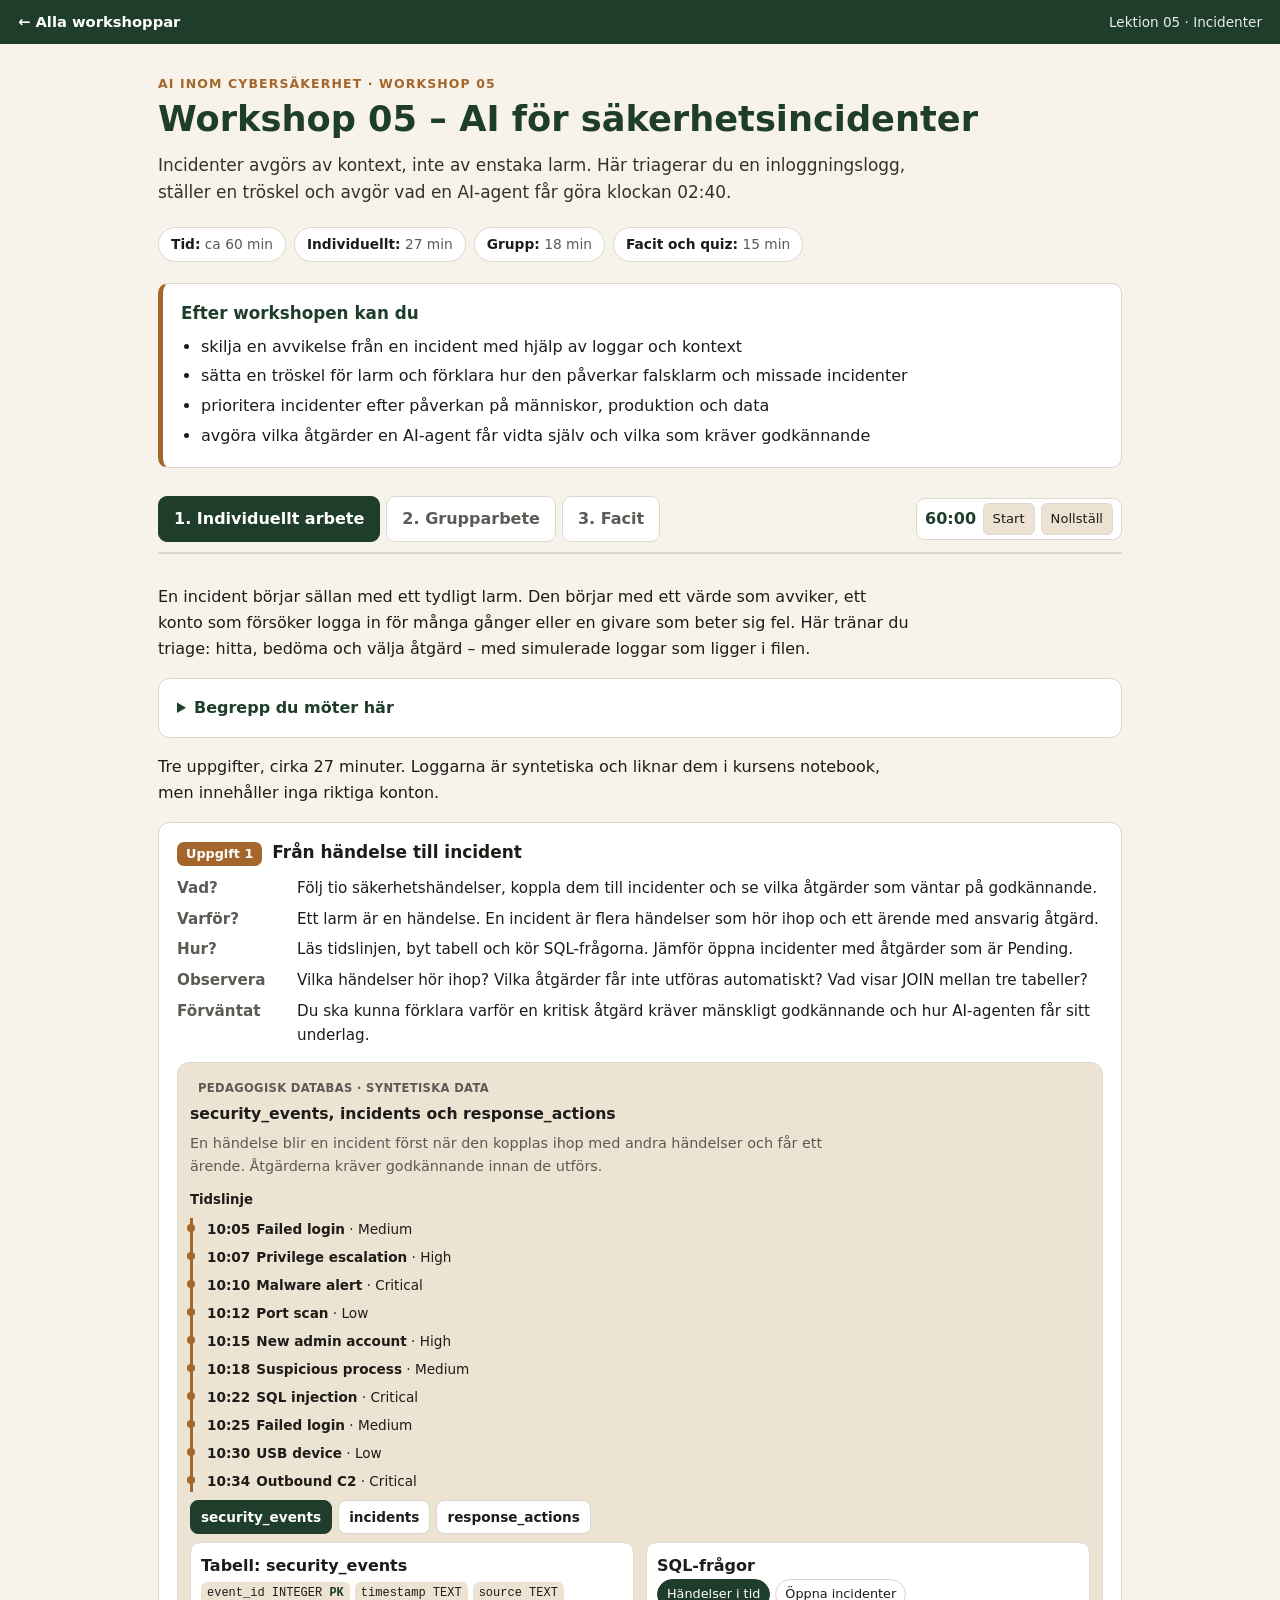
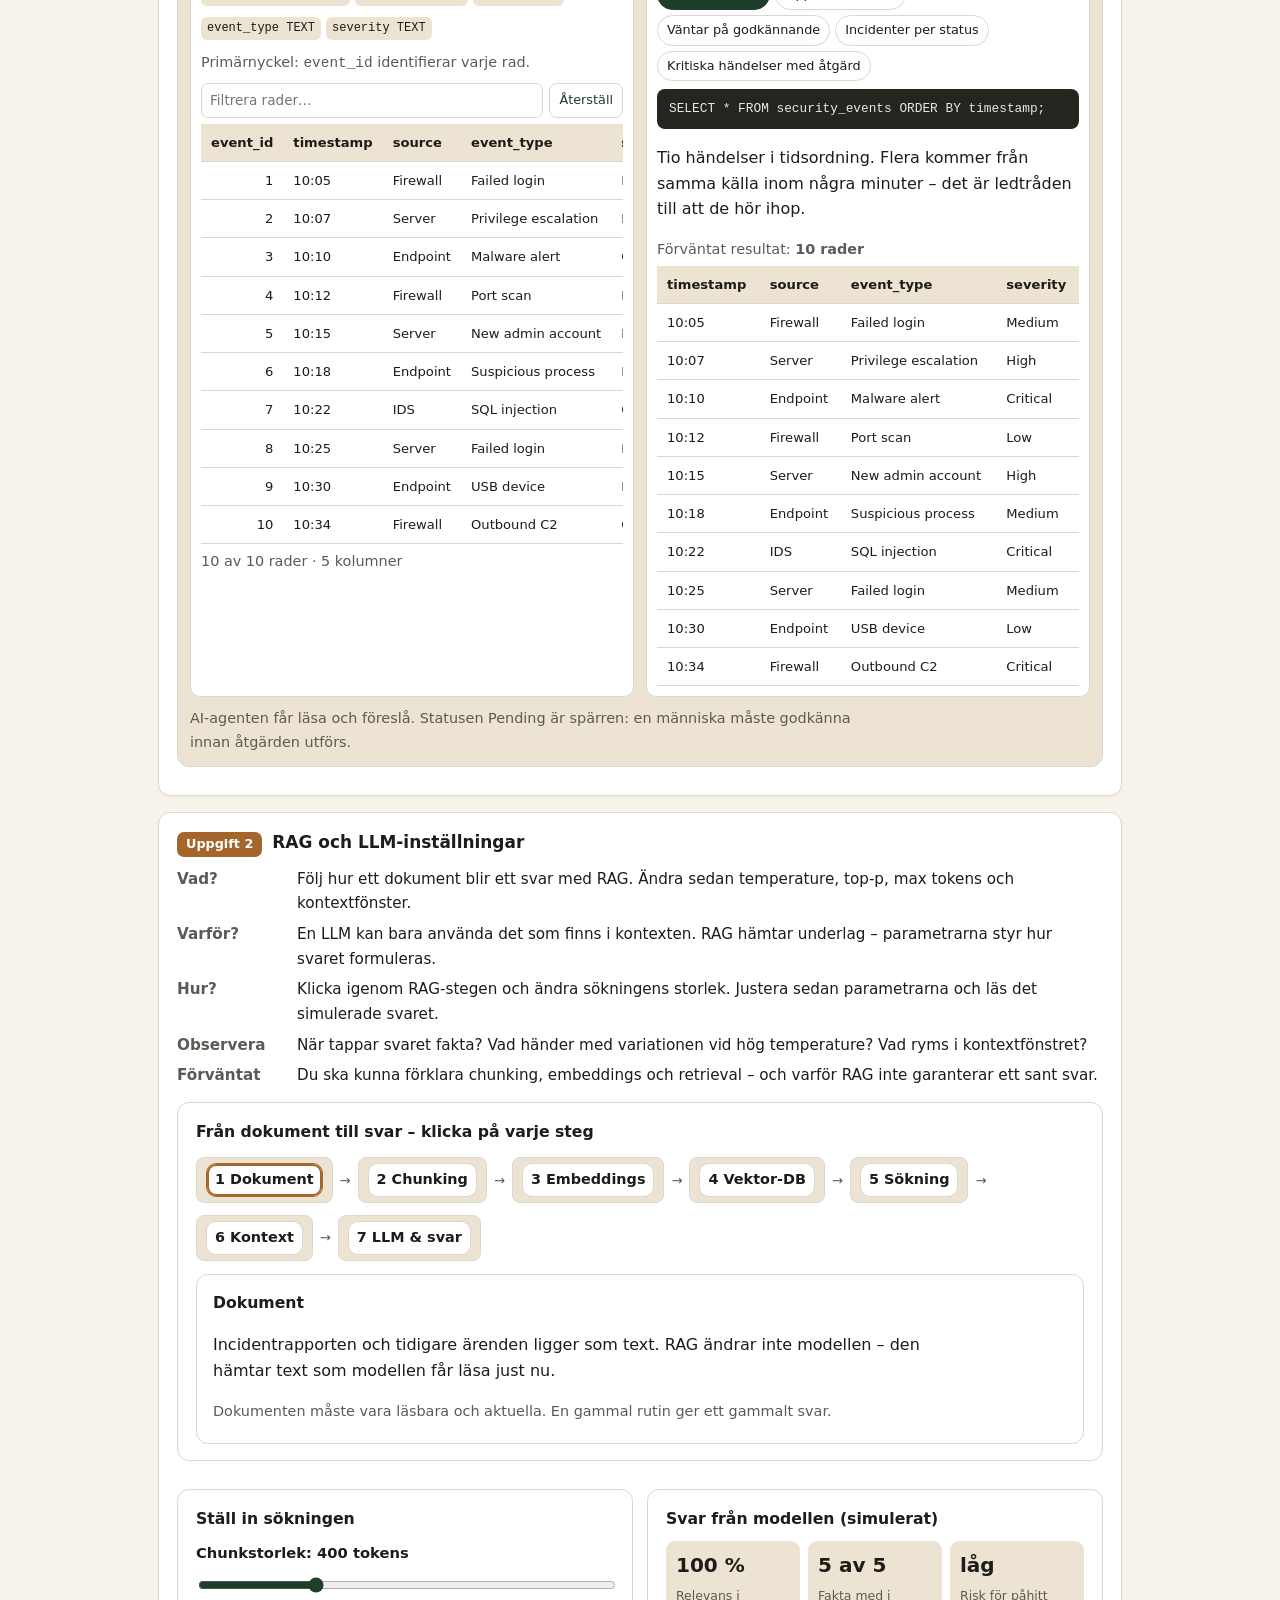
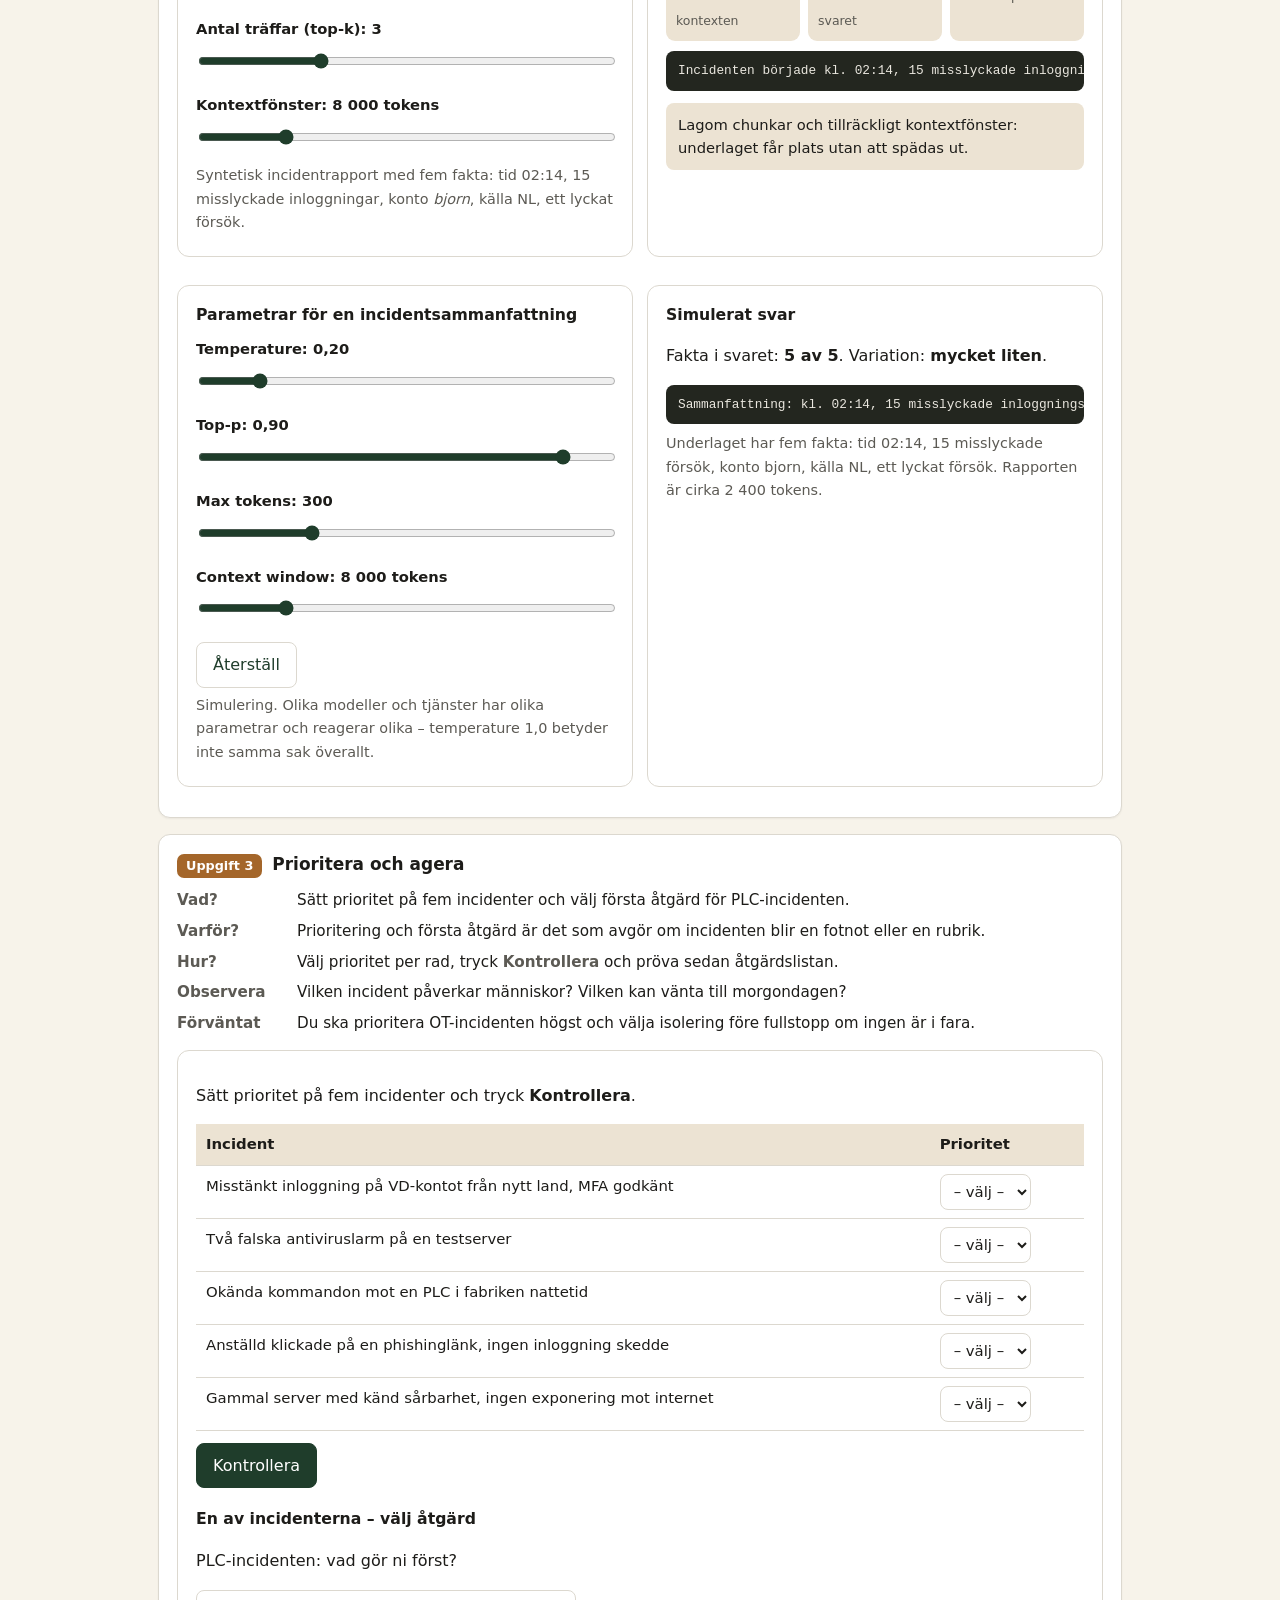
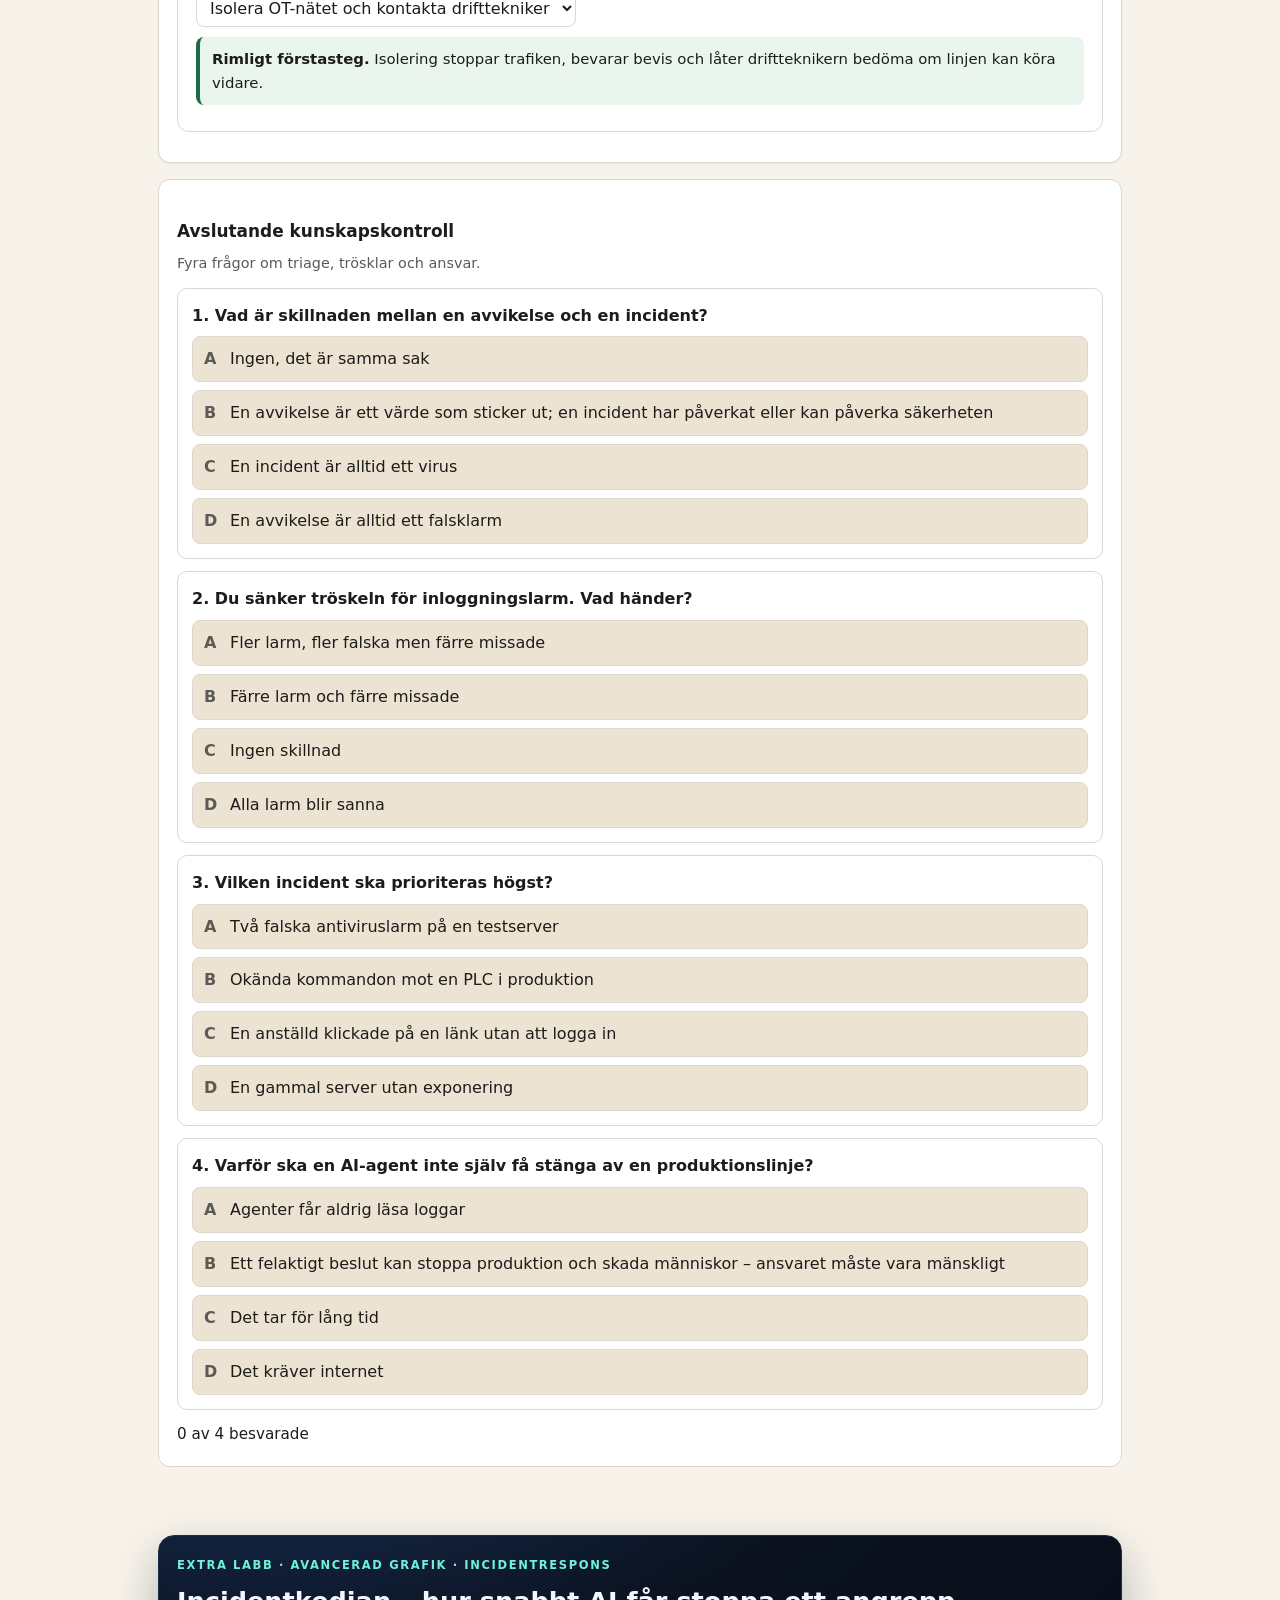
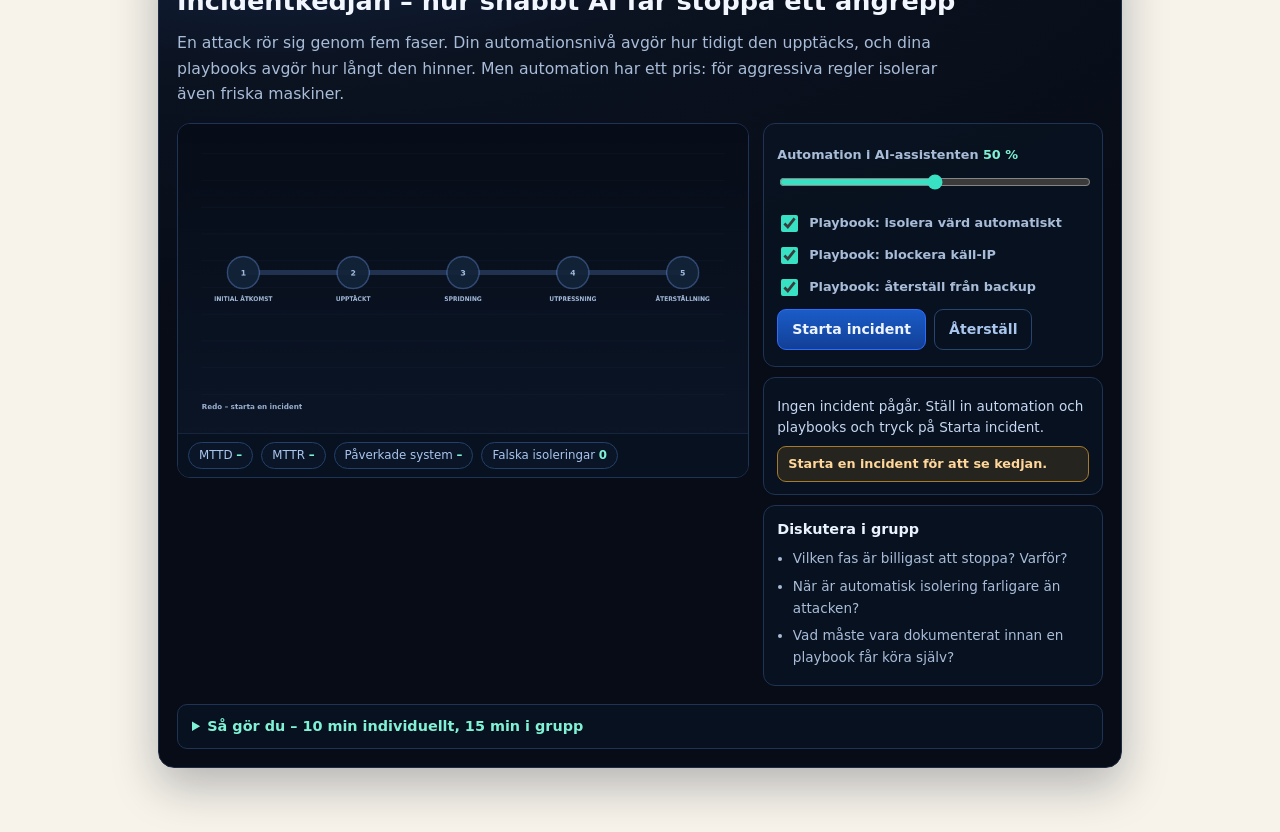
<file: 05_AI för säkerhetsincidenter/03_Workshop/workshop-05-ai-incidenter.html>
<!DOCTYPE html>
<html lang="sv">
<head>
<meta charset="utf-8">
<meta name="viewport" content="width=device-width, initial-scale=1">
<title>Workshop 05 – AI för säkerhetsincidenter · AI inom cybersäkerhet</title>
<style>

:root{--bg:#f7f6f2;--card:#fff;--ink:#1d1c19;--muted:#5c5a54;--line:#dcd8cf;
--ok:#1f6b45;--bad:#a32b1c;--warn:#8a5a12;--soft:#efece4;--shadow:0 1px 2px rgba(0,0,0,.05)}
*{box-sizing:border-box}
html{scroll-behavior:smooth}
body{margin:0;background:var(--bg);color:var(--ink);font:16px/1.62 system-ui,-apple-system,"Segoe UI",Roboto,Arial,sans-serif}
img,svg{max-width:100%}
a{color:var(--dark);text-underline-offset:3px}
a:hover{color:var(--acc)}
.skip{position:absolute;left:-9999px}
.skip:focus{left:8px;top:8px;background:#fff;padding:10px;z-index:99;border-radius:8px}
header.top{background:var(--dark);color:#fff;padding:10px 18px;display:flex;gap:14px;align-items:center;justify-content:space-between;flex-wrap:wrap}
header.top a{color:#fff;text-decoration:none;font-weight:600;font-size:.92rem}
header.top a:hover{color:#ffd9c9}
header.top .kicker{font-size:.85rem;opacity:.9}
main{max-width:1000px;margin:0 auto;padding:24px 18px 56px}
.hero{margin:6px 0 18px}
.eyebrow{font-size:.78rem;letter-spacing:.09em;text-transform:uppercase;color:var(--acc);font-weight:700;margin:0 0 4px}
h1{font-size:clamp(1.55rem,3.2vw,2.2rem);line-height:1.18;margin:.1em 0 .35em;color:var(--dark)}
.lead{font-size:1.06rem;max-width:70ch;color:#33312c;margin:.2em 0 1em}
.chips{display:flex;gap:8px;flex-wrap:wrap;margin:0;padding:0;list-style:none}
.chips li{background:var(--card);border:1px solid var(--line);border-radius:999px;padding:5px 12px;font-size:.86rem;color:var(--muted)}
.chips b{color:var(--ink)}
h2{font-size:1.35rem;margin:1.6em 0 .5em;color:var(--dark)}
h3{font-size:1.06rem;margin:1.3em 0 .4em}
h4{font-size:.98rem;margin:1em 0 .3em}
p,li{max-width:74ch}
ul,ol{padding-left:1.25em}
li{margin:.25em 0}
.goals{background:var(--card);border:1px solid var(--line);border-left:5px solid var(--acc);border-radius:10px;padding:14px 18px;margin:16px 0 6px}
.goals h2{margin:.1em 0 .4em;font-size:1.05rem}
.goals ul{margin:0}
.tabs{position:sticky;top:0;z-index:30;background:var(--bg);display:flex;gap:6px;align-items:center;flex-wrap:wrap;
padding:10px 0;border-bottom:2px solid var(--line);margin:18px 0 6px}
.tabs [role=tab]{font:inherit;font-weight:600;cursor:pointer;border:1px solid var(--line);background:var(--card);
color:var(--muted);border-radius:9px;padding:9px 15px}
.tabs [role=tab]:hover{border-color:var(--acc);color:var(--ink)}
.tabs [role=tab][aria-selected=true]{background:var(--dark);border-color:var(--dark);color:#fff}
.tabs [role=tab]:focus-visible,button:focus-visible,select:focus-visible,input:focus-visible,summary:focus-visible,th:focus-visible{outline:3px solid var(--acc);outline-offset:2px}
.timer{margin-left:auto;display:flex;align-items:center;gap:6px;background:var(--card);border:1px solid var(--line);border-radius:9px;padding:4px 8px}
.timer .clock{font-variant-numeric:tabular-nums;font-weight:700;min-width:52px;text-align:center;color:var(--dark)}
.timer.low .clock{color:var(--bad)}
.timer.done .clock{color:var(--warn)}
.timer button{font:inherit;font-size:.82rem;padding:4px 9px;border-radius:6px;border:1px solid var(--line);background:var(--soft);color:var(--ink);cursor:pointer}
.timer button:hover{border-color:var(--acc)}
[role=tabpanel]{padding:8px 0 20px}
[role=tabpanel][hidden]{display:none}
.card{background:var(--card);border:1px solid var(--line);border-radius:12px;padding:16px 18px;margin:14px 0}
.grid2{display:grid;gap:14px;grid-template-columns:repeat(auto-fit,minmax(260px,1fr))}
.task{background:var(--card);border:1px solid var(--line);border-radius:12px;padding:16px 18px;margin:16px 0;box-shadow:var(--shadow)}
.task>h3{margin-top:0;display:flex;gap:10px;align-items:baseline;flex-wrap:wrap}
.task .no{background:var(--acc);color:#fff;border-radius:7px;font-size:.8rem;padding:2px 9px;font-weight:700}
.brief{display:grid;gap:6px;margin:10px 0 14px;font-size:.95rem}
.brief div{display:grid;grid-template-columns:110px 1fr;gap:10px}
.brief dt,.brief b{color:var(--muted);font-weight:600}
.brief span{min-width:0}
@media(max-width:520px){.brief div{grid-template-columns:1fr;gap:0}}
.hint{font-size:.9rem;color:var(--muted);margin:.4em 0}
.note{background:var(--soft);border-radius:8px;padding:10px 12px;font-size:.92rem;margin:12px 0}
.warn{background:#fdf2e2;border:1px solid #e6c9a2;border-radius:8px;padding:10px 12px;font-size:.92rem;margin:12px 0}
button{font:inherit;cursor:pointer;border-radius:8px;border:1px solid var(--dark);background:var(--dark);color:#fff;padding:9px 16px}
button:hover{filter:brightness(1.12)}
button.ghost{background:transparent;color:var(--dark);border-color:var(--line)}
button.ghost:hover{background:var(--soft)}
button:disabled{opacity:.6;cursor:default;filter:none}
.actions{display:flex;gap:10px;flex-wrap:wrap;margin:12px 0 4px}
label.field{display:block;font-weight:600;font-size:.92rem;margin:10px 0 4px}
select,input[type=number],input[type=range],input[type=search]{font:inherit}
select,input[type=number],input[type=search]{padding:7px 9px;border:1px solid var(--line);border-radius:8px;background:#fff;color:var(--ink);max-width:100%}
input[type=range]{width:100%;accent-color:var(--dark);height:28px}
input[type=checkbox],input[type=radio]{accent-color:var(--dark);width:18px;height:18px}
.rangeout{font-variant-numeric:tabular-nums;font-weight:700;color:var(--dark)}
fieldset{border:1px solid var(--line);border-radius:10px;padding:10px 14px;margin:10px 0}
legend{font-weight:600;font-size:.92rem;padding:0 6px}
.checkline{display:flex;gap:10px;align-items:flex-start;padding:7px 0;border-bottom:1px dashed var(--line);font-size:.95rem}
.checkline:last-child{border-bottom:0}
.checkline input{margin-top:4px;flex:none}
.checkline span{flex:1}
.tablewrap{overflow-x:auto;margin:12px 0}
table{width:100%;border-collapse:collapse;font-size:.93rem;min-width:420px}
th,td{text-align:left;padding:8px 10px;border-bottom:1px solid var(--line);vertical-align:top}
th{background:var(--soft);font-weight:600;white-space:nowrap}
th[data-i]{cursor:pointer;user-select:none}
th[data-i]:hover{background:#e6e2d8}
th .arrow{opacity:.45;font-size:.8em}
tbody tr:hover{background:#faf8f3}
tbody tr.good{background:#eaf5ee}
tbody tr.bad{background:#fbecea}
.rownote{font-size:.84rem;color:var(--muted);margin-top:4px}
.filter{margin-bottom:8px;width:min(340px,100%)}
.fb{font-size:.93rem;margin:10px 0;padding:10px 12px;border-radius:8px;background:var(--soft)}
.fb:empty{display:none}
.fb.ok{background:#eaf5ee;border-left:4px solid var(--ok)}
.fb.bad{background:#fbecea;border-left:4px solid var(--bad)}
.fb b{color:var(--ink)}
.whynot{display:block;color:var(--muted);font-size:.88rem;margin-top:2px}
.q{border:1px solid var(--line);border-radius:10px;padding:14px;margin:12px 0;background:#fff}
.qt{font-weight:600;margin:0 0 8px}
.opts{display:grid;gap:8px}
.opt{display:flex;gap:10px;align-items:flex-start;text-align:left;background:var(--soft);border:1px solid var(--line);
color:var(--ink);border-radius:8px;padding:9px 11px;font-weight:400}
.opt:hover:not(:disabled){border-color:var(--acc)}
.opt .k{font-weight:700;color:var(--muted);flex:none}
.opt.correct{border-color:var(--ok);background:#e7f4ec}
.opt.wrong{border-color:var(--bad);background:#fbe7e3}
.opt .k{min-width:1em}
.quizsum{font-size:.95rem;margin:12px 0 4px}
.chart{width:100%;height:auto;background:#fff;border:1px solid var(--line);border-radius:10px}
.chart .grid{stroke:#e5e1d8;stroke-width:1}
.chart .ax{font-size:11px;fill:#6b6862}
.chart .lbl{font-size:12px;fill:#3a3833}
.legend{display:flex;gap:14px;flex-wrap:wrap;font-size:.86rem;color:var(--muted);margin:6px 0 0;padding:0;list-style:none}
.legend i{display:inline-block;width:14px;height:3px;border-radius:2px;margin-right:6px;vertical-align:middle}
.bars{margin:10px 0}
.barrow{display:grid;grid-template-columns:minmax(110px,1.1fr) 2fr minmax(56px,auto);gap:10px;align-items:center;font-size:.9rem;margin:6px 0}
.bl{color:var(--muted)}
.btrack{background:var(--soft);border-radius:999px;height:12px;overflow:hidden}
.bfill{display:block;height:100%;background:var(--dark);border-radius:999px;transition:width .18s ease}
.barrow.ok .bfill{background:var(--ok)}
.barrow.bad .bfill{background:var(--bad)}
.barrow.warn .bfill{background:var(--warn)}
.bv{font-variant-numeric:tabular-nums;font-weight:700;text-align:right}
.cm{display:grid;grid-template-columns:auto 1fr 1fr;gap:6px;margin:12px 0;font-size:.9rem}
.cm .cmh{font-weight:600;color:var(--muted);padding:4px 6px;display:flex;align-items:center}
.cm .cell{border-radius:8px;padding:10px;border:1px solid var(--line);background:#fff}
.cm .cell b{display:block;font-size:1.3rem}
.cm .cell span{font-size:.8rem;color:var(--muted)}
.cm .tp{background:#e6f4ec;border-color:#b6ddc6}
.cm .tn{background:#eef1f0;border-color:#cfd8d3}
.cm .fp{background:#fdf1e2;border-color:#e8cfae}
.cm .fn{background:#fbe8e5;border-color:#e8bcb4}
details{background:var(--card);border:1px solid var(--line);border-radius:10px;padding:12px 16px;margin:12px 0}
details[open]{box-shadow:var(--shadow)}
summary{cursor:pointer;font-weight:600;color:var(--dark)}
details[open] summary{margin-bottom:8px;border-bottom:1px solid var(--line);padding-bottom:8px}
details .why{font-size:.95rem}
details ul{margin:.4em 0}
.tag{display:inline-block;font-size:.72rem;font-weight:700;letter-spacing:.03em;text-transform:uppercase;
border-radius:999px;padding:1px 8px;background:var(--soft);color:var(--muted);vertical-align:middle}
.tag.sim{background:#efe6f5;color:#5b3a72}
.flow{display:flex;gap:8px;flex-wrap:wrap;margin:10px 0;padding:0;list-style:none}
.flow li{background:var(--card);border:1px solid var(--line);border-radius:8px;padding:6px 10px;font-size:.85rem}
.flow li.on{background:var(--dark);color:#fff;border-color:var(--dark)}
.flow li b{font-weight:700}
.stepbtns{display:flex;gap:6px;flex-wrap:wrap;margin:10px 0;padding:0;list-style:none}
.stepbtns button{background:var(--card);color:var(--ink);border:1px solid var(--line);padding:6px 10px;font-size:.86rem;border-radius:8px}
.stepbtns button[aria-pressed=true]{background:var(--dark);color:#fff;border-color:var(--dark)}
.stepinfo{background:var(--card);border:1px solid var(--line);border-left:5px solid var(--acc);border-radius:8px;padding:12px 14px;margin:8px 0;min-height:76px}
.stepinfo h4{margin:0 0 4px}
.riskbadge{display:inline-block;border-radius:6px;padding:2px 9px;font-weight:700;font-size:.85rem}
.riskbadge.low{background:#e6f4ec;color:#1f5c3e}
.riskbadge.mid{background:#fdf1e2;color:#7a5112}
.riskbadge.high{background:#fbe8e5;color:#8c2417}
footer{border-top:1px solid var(--line);margin-top:26px;padding:18px;text-align:center;color:var(--muted);font-size:.83rem}
@media(max-width:640px){main{padding:16px 12px 40px}.tabs{padding:8px 0}.timer{width:100%;justify-content:center}.brief div{grid-template-columns:1fr}th,td{padding:6px 8px}}
@media print{header.top,.tabs,.actions,button{display:none}body{background:#fff}[role=tabpanel][hidden]{display:block!important}main{max-width:none}}
@media(prefers-reduced-motion:reduce){html{scroll-behavior:auto}*{transition:none!important}}

/* --- nya interaktiva komponenter --- */
.figure-wrap{display:grid;gap:16px;grid-template-columns:minmax(240px,0.9fr) minmax(280px,1.1fr);align-items:start}
@media(max-width:760px){.figure-wrap{grid-template-columns:1fr}}
.human{position:relative;background:var(--soft);border:1px solid var(--line);border-radius:14px;padding:8px}
.human svg{display:block;width:100%;height:auto}
.hotspot{position:absolute;transform:translate(-50%,-50%);border:2px solid var(--dark);background:#fff;color:var(--dark);border-radius:999px;font:inherit;font-size:.72rem;font-weight:700;padding:3px 7px;line-height:1.2;cursor:pointer;white-space:nowrap}
.hotspot[aria-pressed=true]{background:var(--dark);color:#fff}
.hotspot:hover{border-color:var(--acc)}
.hotspot:focus-visible{outline:3px solid var(--acc);outline-offset:2px}
.panel{background:var(--card);border:1px solid var(--line);border-radius:12px;padding:14px 16px;min-height:150px}
.panel h4{margin:.1em 0 .4em}
.flows{display:flex;gap:6px;align-items:center;flex-wrap:wrap;margin:10px 0;padding:0;list-style:none}
.flows li{background:var(--soft);border:1px solid var(--line);border-radius:8px;padding:5px 9px;font-size:.82rem}
.flows li.off{opacity:.45;text-decoration:line-through}
.flows .arr{background:none;border:0;color:var(--muted);padding:0 1px}
.code{background:#23261f;color:#eae7df;font-family:ui-monospace,SFMono-Regular,Menlo,Consolas,monospace;font-size:.8rem;line-height:1.5;padding:10px 12px;border-radius:8px;overflow-x:auto;white-space:pre;margin:8px 0}
.code .k{color:#9ec9a8}
.code .s{color:#e6c07b}
.seg{display:inline-flex;border:1px solid var(--line);border-radius:8px;overflow:hidden;flex-wrap:wrap}
.seg button{border:0;border-radius:0;background:var(--card);color:var(--ink);padding:6px 10px;font-size:.85rem;font-weight:600}
.seg button+button{border-left:1px solid var(--line)}
.seg button[aria-pressed=true]{background:var(--dark);color:#fff}
.chips2{display:flex;gap:6px;flex-wrap:wrap;margin:8px 0;padding:0;list-style:none}
.chips2 button{background:var(--card);color:var(--ink);border:1px solid var(--line);border-radius:999px;padding:4px 11px;font-size:.85rem}
.chips2 button[aria-pressed=true]{background:var(--dark);color:#fff;border-color:var(--dark)}
.metricgrid{display:grid;gap:8px;grid-template-columns:repeat(auto-fit,minmax(120px,1fr));margin:10px 0}
.metric{background:var(--soft);border-radius:9px;padding:8px 10px}
.metric b{display:block;font-size:1.25rem;font-variant-numeric:tabular-nums}
.metric span{font-size:.78rem;color:var(--muted)}
.modelgrid{display:grid;gap:8px;grid-template-columns:repeat(auto-fit,minmax(150px,1fr));margin:10px 0}
.modelcard{text-align:left;background:var(--card);color:var(--ink);border:1px solid var(--line);border-radius:10px;padding:10px 12px;font-weight:600;font-size:.9rem}
.modelcard small{display:block;font-weight:400;color:var(--muted);font-size:.78rem;margin-top:3px}
.modelcard[aria-pressed=true]{border-color:var(--acc);box-shadow:inset 0 0 0 2px var(--acc)}
.cards3{display:grid;gap:10px;grid-template-columns:repeat(auto-fit,minmax(190px,1fr));margin:10px 0}
.mini{background:var(--card);border:1px solid var(--line);border-radius:10px;padding:10px 12px;font-size:.88rem}
.mini h5{margin:0 0 4px;font-size:.9rem}
.legendline{display:flex;gap:14px;flex-wrap:wrap;font-size:.8rem;color:var(--muted);margin:4px 0 0}

/* --- databasvy --- */
.db{border:1px solid var(--line);border-radius:12px;padding:12px;background:var(--soft);margin:12px 0}
.db-head h4{margin:0 0 4px}
.db-tabs{display:flex;gap:6px;flex-wrap:wrap;margin:8px 0}
.db-tabs button{background:var(--card);border:1px solid var(--line);color:var(--ink);border-radius:8px;padding:5px 10px;font-size:.85rem;font-weight:600}
.db-tabs button[aria-pressed=true]{background:var(--dark);color:#fff;border-color:var(--dark)}
.db-grid{display:grid;gap:12px;grid-template-columns:minmax(280px,1fr) minmax(280px,1fr)}
@media(max-width:820px){.db-grid{grid-template-columns:1fr}}
.db-box{background:var(--card);border:1px solid var(--line);border-radius:10px;padding:10px}
.schema{display:flex;gap:5px;flex-wrap:wrap;margin:0 0 8px;padding:0;list-style:none}
.schema li{font-size:.75rem;background:var(--soft);border-radius:6px;padding:2px 6px;font-family:ui-monospace,Consolas,monospace}
.schema .key{color:var(--dark);font-weight:700}
.db-tools{display:flex;gap:6px;margin-bottom:6px;flex-wrap:wrap}
.db-tools input{flex:1;min-width:120px;border:1px solid var(--line);border-radius:7px;padding:5px 8px;font:inherit;font-size:.85rem;background:var(--card);color:var(--ink)}
.db-tools button{font-size:.8rem;padding:4px 9px}
.db-scroll{overflow-x:auto}
.db .tbl{font-size:.82rem;min-width:0}
.db .tbl th{white-space:nowrap;cursor:pointer}
.db .tbl td{white-space:nowrap}
.db .tbl td.num{text-align:right;font-variant-numeric:tabular-nums}
.sqlbtns{display:flex;gap:5px;flex-wrap:wrap;margin:0 0 8px}
.sqlbtns button{background:var(--card);border:1px solid var(--line);color:var(--ink);border-radius:999px;padding:4px 9px;font-size:.8rem}
.sqlbtns button[aria-pressed=true]{background:var(--dark);color:#fff;border-color:var(--dark)}
.db-empty{padding:10px;color:var(--muted);font-size:.85rem}
.timeline{list-style:none;margin:8px 0;padding:0 0 0 14px;border-left:3px solid var(--acc)}
.timeline li{margin:0 0 6px;font-size:.85rem;position:relative}
.timeline li:before{content:"";position:absolute;left:-20px;top:6px;width:8px;height:8px;border-radius:50%;background:var(--acc)}
.timeline time{font-weight:700;margin-right:6px}
.featurebox{background:var(--card);border:1px solid var(--line);border-radius:10px;padding:10px;margin-top:10px}
.featurebox .checkline{margin:0 0 2px}
.fitgrid{display:grid;gap:10px;grid-template-columns:repeat(auto-fit,minmax(170px,1fr));margin:10px 0}
.fitgrid .mini svg{width:100%;height:auto;display:block}
.facitbar{display:flex;gap:8px;flex-wrap:wrap;align-items:center;margin:0 0 12px}
.facitbar .hint{margin:0}

:root{--dark:#1f3d2b;--dark2:#152b1e;--acc:#a4662a;--acc2:#82501f;--bg:#f7f3ea;--soft:#ece3d3}
/* ===== Extra labb med avancerad grafik (tillagt) ===== */
.lab{margin:34px 0 8px;border-radius:16px;overflow:hidden;border:1px solid #1d2b45;
background:radial-gradient(1200px 520px at 12% -12%,#172c50 0%,#0b1220 46%,#070c16 100%);
color:#dbe7ff;box-shadow:0 18px 46px rgba(8,18,38,.28);padding:20px 0 0}
.lab-eyebrow{margin:0 18px;font-size:.72rem;letter-spacing:.14em;text-transform:uppercase;color:#6ff2d9;font-weight:700}
.lab h2{margin:.25em 18px .3em;color:#f2f7ff;font-size:clamp(1.25rem,2.4vw,1.6rem)}
.lab-lead{margin:0 18px 16px;color:#a8bcd8;max-width:78ch;font-size:.98rem}
.lab-shell{display:grid;grid-template-columns:minmax(0,1.6fr) minmax(250px,.95fr);gap:14px;padding:0 18px 18px}
@media(max-width:860px){.lab-shell{grid-template-columns:1fr}}
.lab-stage{position:relative;border-radius:13px;border:1px solid #1e3355;background:#060b14;overflow:hidden;align-self:start}
.lab-stage canvas{display:block;width:100%;height:auto}
.lab-hud{display:flex;gap:8px;flex-wrap:wrap;padding:8px 10px;border-top:1px solid #16253d;background:#08111f;font-size:.74rem}
.lab-hud span{background:rgba(10,22,40,.9);border:1px solid #23406b;border-radius:999px;padding:3px 10px;color:#a9c6ee}
.lab-hud b{color:#7ff2d6;font-variant-numeric:tabular-nums}
.lab-side{display:grid;gap:10px;align-content:start}
.lab-card{background:rgba(9,19,34,.82);border:1px solid #1e3355;border-radius:12px;padding:12px 13px}
.lab-card>b{display:block;font-size:.9rem;color:#eaf2ff;margin-bottom:6px}
.lab label{display:block;font-size:.8rem;color:#a8bcd8;margin:9px 0 2px;font-weight:600}
.lab output{color:#7ff2d6;font-weight:700;font-variant-numeric:tabular-nums}
.lab input[type=range]{width:100%;accent-color:#38e1c4;height:26px}
.lab input[type=checkbox]{accent-color:#38e1c4;width:17px;height:17px;flex:none}
.lab select{width:100%;padding:7px 9px;border-radius:8px;border:1px solid #26456f;background:#0b1524;color:#dbe7ff;font:inherit;font-size:.88rem}
.lab button{background:linear-gradient(180deg,#1a5cc8,#123f96);border:1px solid #2f6bff;color:#eef4ff;
padding:8px 14px;border-radius:9px;font-size:.88rem;font-weight:600}
.lab button:hover{filter:brightness(1.15)}
.lab button.ghost{background:transparent;border-color:#26456f;color:#a9c6ee}
.lab .actions{display:flex;gap:8px;flex-wrap:wrap;margin-top:10px}
.lab .readout{font-size:.85rem;line-height:1.55;color:#c6d7f2;margin:6px 0}
.lab .readout b{color:#fff}
.lab .verdict{border-radius:9px;padding:8px 10px;font-size:.8rem;font-weight:700;line-height:1.4;
background:rgba(120,150,190,.14);border:1px solid rgba(120,150,190,.3);color:#c6d7f2;margin-top:8px}
.lab .verdict.good{background:rgba(31,140,90,.20);border-color:#2b8a5f;color:#93f2bd}
.lab .verdict.mid{background:rgba(160,110,25,.20);border-color:#a87a2c;color:#ffd79a}
.lab .verdict.bad{background:rgba(180,50,35,.22);border-color:#b5452f;color:#ffb3a7}
.lab .lab-q ul{margin:4px 0 0;padding-left:1.15em;font-size:.85rem;color:#a8bcd8}
.lab .lab-q li{margin:5px 0;max-width:none}
.lab .lab-bar{height:11px;border-radius:999px;background:#0d1b2e;border:1px solid #1e3355;overflow:hidden;margin:8px 0}
.lab .lab-bar>span{display:block;height:100%;width:0;background:#38e1c4;transition:width .2s ease,background .2s ease}
.lab .metricgrid{display:grid;grid-template-columns:1fr 1fr;gap:6px;font-size:.78rem;color:#a8bcd8}
.lab .metricgrid div{background:rgba(6,14,26,.85);border:1px solid #1b2f4d;border-radius:8px;padding:6px 8px}
.lab .metricgrid b{display:block;color:#7ff2d6;font-size:1.05rem;font-variant-numeric:tabular-nums}
.lab .lab-how{margin:0 18px 18px;background:rgba(9,19,34,.82);border:1px solid #1e3355;border-radius:10px;padding:10px 14px;color:#c6d7f2}
.lab .lab-how summary{color:#7ff2d6;font-weight:700;font-size:.9rem}
.lab .lab-how ol{margin:8px 0 0;padding-left:1.3em;font-size:.86rem;color:#a8bcd8}
.lab .lab-how li{margin:4px 0;max-width:none}
@media(max-width:600px){.lab{padding-top:14px}.lab-shell{padding:0 12px 14px}.lab h2,.lab-lead,.lab-eyebrow,.lab-how{margin-left:12px;margin-right:12px}}
@media print{.lab{box-shadow:none;background:#fff;color:#111;border-color:#ccc}}
</style>
</head>
<body>
<a class="skip" href="#main">Hoppa till innehåll</a>
<header class="top">
  <a href="../../index.html" title="Öppnar kursens startsida">&#8592; Alla workshoppar</a>
  <span class="kicker">Lektion 05 · Incidenter</span>
</header>
<main id="main">
  <div class="hero">
    <p class="eyebrow">AI inom cybersäkerhet · Workshop 05</p>
    <h1>Workshop 05 – AI för säkerhetsincidenter</h1>
    <p class="lead">Incidenter avgörs av kontext, inte av enstaka larm. Här triagerar du en inloggningslogg, ställer en tröskel och avgör vad en AI-agent får göra klockan 02:40.</p>
    <ul class="chips"><li><b>Tid:</b> ca 60 min</li><li><b>Individuellt:</b> 27 min</li><li><b>Grupp:</b> 18 min</li><li><b>Facit och quiz:</b> 15 min</li></ul>
  </div>
  <section class="goals" aria-labelledby="mal">
    <h2 id="mal">Efter workshopen kan du</h2>
    <ul><li>skilja en avvikelse från en incident med hjälp av loggar och kontext</li><li>sätta en tröskel för larm och förklara hur den påverkar falsklarm och missade incidenter</li><li>prioritera incidenter efter påverkan på människor, produktion och data</li><li>avgöra vilka åtgärder en AI-agent får vidta själv och vilka som kräver godkännande</li></ul>
  </section>
  <nav class="tabs" role="tablist" aria-label="Workshopens tre delar">
    <button type="button" role="tab" id="tab-ind" aria-controls="panel-ind" aria-selected="true" data-panel="ind">1. Individuellt arbete</button>
    <button type="button" role="tab" id="tab-grp" aria-controls="panel-grp" aria-selected="false" tabindex="-1" data-panel="grp">2. Grupparbete</button>
    <button type="button" role="tab" id="tab-fac" aria-controls="panel-fac" aria-selected="false" tabindex="-1" data-panel="fac">3. Facit</button>
    <div class="timer" id="timer" data-minutes="60">
      <span class="clock" id="tOut" aria-live="off">60:00</span>
      <button type="button" id="tStart" aria-pressed="false" title="Starta eller pausa timern">Start</button>
      <button type="button" id="tReset" title="Nollställ timern">Nollställ</button>
    </div>
  </nav>
  <noscript><p class="warn">JavaScript är avstängt. Flikar, simuleringar och facit kräver JavaScript. Slå på det i webbläsaren och ladda om sidan.</p></noscript>
  <section id="panel-ind" role="tabpanel" aria-labelledby="tab-ind" tabindex="0">


<p>En incident börjar sällan med ett tydligt larm. Den börjar med ett värde som avviker, ett konto
som försöker logga in för många gånger eller en givare som beter sig fel. Här tränar du triage:
hitta, bedöma och välja åtgärd – med simulerade loggar som ligger i filen.</p>

<details class="card">
  <summary>Begrepp du möter här</summary>
  <ul>
    <li><b>Incident</b> – en händelse som redan påverkat eller kan påverka säkerheten.</li>
    <li><b>Triage</b> – att snabbt sortera: vad är allvarligt, vad kan vänta?</li>
    <li><b>Anomalidetektering</b> – att hitta det som avviker från det normala.</li>
    <li><b>Falsklarm (FP)</b> – larm utan hot. <b>Missat hot (FN)</b> – hot utan larm.</li>
    <li><b>Människa i loopen</b> – en person godkänner innan systemet agerar.</li>
    <li><b>LLM</b> – språkmodell som formulerar text utifrån en instruktion.</li>
    <li><b>RAG</b> – modellen hämtar relevanta dokument först och svarar utifrån dem.</li>
    <li><b>Kontextfönster</b> – hur mycket text modellen kan ta hänsyn till samtidigt.</li>
  </ul>
</details>


<p>Tre uppgifter, cirka 27 minuter. Loggarna är syntetiska och liknar dem i kursens notebook, men innehåller inga riktiga konton.</p>
<article class="task" id="u1">
  <h3><span class="no">Uppgift 1</span> Från händelse till incident</h3>
  <dl class="brief">
    <div><dt>Vad?</dt><span>Följ tio säkerhetshändelser, koppla dem till incidenter och se vilka åtgärder som väntar på godkännande.</span></div>
    <div><dt>Varför?</dt><span>Ett larm är en händelse. En incident är flera händelser som hör ihop och ett ärende med ansvarig åtgärd.</span></div>
    <div><dt>Hur?</dt><span>Läs tidslinjen, byt tabell och kör SQL-frågorna. Jämför öppna incidenter med åtgärder som är Pending.</span></div>
    <div><dt>Observera</dt><span>Vilka händelser hör ihop? Vilka åtgärder får inte utföras automatiskt? Vad visar JOIN mellan tre tabeller?</span></div>
    <div><dt>Förväntat</dt><span>Du ska kunna förklara varför en kritisk åtgärd kräver mänskligt godkännande och hur AI-agenten får sitt underlag.</span></div>
  </dl>
  <div class="db" data-db="05"></div>
</article>
<article class="task" id="u2">
  <h3><span class="no">Uppgift 2</span> RAG och LLM-inställningar</h3>
  <dl class="brief">
    <div><dt>Vad?</dt><span>Följ hur ett dokument blir ett svar med RAG. Ändra sedan temperature, top-p, max tokens och kontextfönster.</span></div>
    <div><dt>Varför?</dt><span>En LLM kan bara använda det som finns i kontexten. RAG hämtar underlag – parametrarna styr hur svaret formuleras.</span></div>
    <div><dt>Hur?</dt><span>Klicka igenom RAG-stegen och ändra sökningens storlek. Justera sedan parametrarna och läs det simulerade svaret.</span></div>
    <div><dt>Observera</dt><span>När tappar svaret fakta? Vad händer med variationen vid hög temperature? Vad ryms i kontextfönstret?</span></div>
    <div><dt>Förväntat</dt><span>Du ska kunna förklara chunking, embeddings och retrieval – och varför RAG inte garanterar ett sant svar.</span></div>
  </dl>
  
<div class="card">
  <h4 style="margin-top:0">Från dokument till svar – klicka på varje steg</h4>
  <ol class="flows" id="rg-flow">
    <li><button type="button" class="modelcard" data-rg="0" aria-pressed="true" style="padding:4px 8px">1 Dokument</button></li>
    <li class="arr" aria-hidden="true">→</li>
    <li><button type="button" class="modelcard" data-rg="1" aria-pressed="false" style="padding:4px 8px">2 Chunking</button></li>
    <li class="arr" aria-hidden="true">→</li>
    <li><button type="button" class="modelcard" data-rg="2" aria-pressed="false" style="padding:4px 8px">3 Embeddings</button></li>
    <li class="arr" aria-hidden="true">→</li>
    <li><button type="button" class="modelcard" data-rg="3" aria-pressed="false" style="padding:4px 8px">4 Vektor-DB</button></li>
    <li class="arr" aria-hidden="true">→</li>
    <li><button type="button" class="modelcard" data-rg="4" aria-pressed="false" style="padding:4px 8px">5 Sökning</button></li>
    <li class="arr" aria-hidden="true">→</li>
    <li><button type="button" class="modelcard" data-rg="5" aria-pressed="false" style="padding:4px 8px">6 Kontext</button></li>
    <li class="arr" aria-hidden="true">→</li>
    <li><button type="button" class="modelcard" data-rg="6" aria-pressed="false" style="padding:4px 8px">7 LLM &amp; svar</button></li>
  </ol>
  <div class="panel" id="rg-panel" aria-live="polite"></div>
</div>
<div class="grid2">
  <div class="card">
    <h4 style="margin-top:0">Ställ in sökningen</h4>
    <label class="field" for="rg-chunk">Chunkstorlek: <b id="rg-chunkv">400</b> tokens</label>
    <input type="range" id="rg-chunk" min="100" max="1200" value="400" step="50" style="width:100%">
    <label class="field" for="rg-topk">Antal träffar (top-k): <b id="rg-topkv">3</b></label>
    <input type="range" id="rg-topk" min="1" max="8" value="3" step="1" style="width:100%">
    <label class="field" for="rg-ctx">Kontextfönster: <b id="rg-ctxv">8 000</b> tokens</label>
    <input type="range" id="rg-ctx" min="2000" max="32000" value="8000" step="1000" style="width:100%">
    <p class="hint">Syntetisk incidentrapport med fem fakta: tid 02:14, 15 misslyckade inloggningar, konto <i>bjorn</i>, källa NL, ett lyckat försök.</p>
  </div>
  <div class="card">
    <h4 style="margin-top:0">Svar från modellen (simulerat)</h4>
    <div class="metricgrid">
      <div class="metric"><b id="rg-cov">–</b><span>Relevans i kontexten</span></div>
      <div class="metric"><b id="rg-facts">–</b><span>Fakta med i svaret</span></div>
      <div class="metric"><b id="rg-risk">–</b><span>Risk för påhitt</span></div>
    </div>
    <pre class="code" id="rg-answer"></pre>
    <div id="rg-note" aria-live="polite"></div>
  </div>
</div>

<div class="grid2">
  <div class="card">
    <h4 style="margin-top:0">Parametrar för en incident­sammanfattning</h4>
    <label class="field" for="lp-temp">Temperature: <b id="lp-tempv">0,2</b></label>
    <input type="range" id="lp-temp" min="0" max="150" value="20" step="5" style="width:100%">
    <label class="field" for="lp-top">Top-p: <b id="lp-topv">0,90</b></label>
    <input type="range" id="lp-top" min="10" max="100" value="90" step="5" style="width:100%">
    <label class="field" for="lp-max">Max tokens: <b id="lp-maxv">300</b></label>
    <input type="range" id="lp-max" min="50" max="1000" value="300" step="25" style="width:100%">
    <label class="field" for="lp-ctx">Context window: <b id="lp-ctxv">8 000</b> tokens</label>
    <input type="range" id="lp-ctx" min="2000" max="32000" value="8000" step="1000" style="width:100%">
    <div class="actions"><button type="button" class="ghost" id="lp-reset">Återställ</button></div>
    <p class="hint">Simulering. Olika modeller och tjänster har olika parametrar och reagerar olika – temperature 1,0 betyder inte samma sak överallt.</p>
  </div>
  <div class="card">
    <h4 style="margin-top:0">Simulerat svar</h4>
    <div id="lp-out" aria-live="polite"></div>
    <pre class="code" id="lp-text"></pre>
    <p class="hint">Underlaget har fem fakta: tid 02:14, 15 misslyckade försök, konto bjorn, källa NL, ett lyckat försök. Rapporten är cirka 2 400 tokens.</p>
  </div>
</div>

</article>
<article class="task" id="u3">
  <h3><span class="no">Uppgift 3</span> Prioritera och agera</h3>
  <dl class="brief">
    <div><dt>Vad?</dt><span>Sätt prioritet på fem incidenter och välj första åtgärd för PLC-incidenten.</span></div>
    <div><dt>Varför?</dt><span>Prioritering och första åtgärd är det som avgör om incidenten blir en fotnot eller en rubrik.</span></div>
    <div><dt>Hur?</dt><span>Välj prioritet per rad, tryck <b>Kontrollera</b> och pröva sedan åtgärdslistan.</span></div>
    <div><dt>Observera</dt><span>Vilken incident påverkar människor? Vilken kan vänta till morgondagen?</span></div>
    <div><dt>Förväntat</dt><span>Du ska prioritera OT-incidenten högst och välja isolering före fullstopp om ingen är i fara.</span></div>
  </dl>
  <div id="u3-prio"></div>
</article>

    <section class="card" id="quiz">
      <noscript><p class="warn">Quizet kräver JavaScript.</p></noscript>
    </section>
  </section>
  <section id="panel-grp" role="tabpanel" aria-labelledby="tab-grp" tabindex="0" hidden>

<h2>Uppgift 4 – AI-agenten föreslår en åtgärd</h2>
<div class="task">
  <h3><span class="no">Gruppuppgift</span> Fabriken, natten och agenten</h3>
  <p>Kl. 02:40 larmar anomalimodellen: ett PLC i fabriken tar emot kommandon från en dator i
  kontorsnätet. En AI-agent har redan samlat loggar, jämfört med historiken och skrivit:
  <em>"Blockera kontots åtkomst och stäng av produktionslinjen."</em> Gruppen är ansvarig.</p>
  <dl class="brief">
    <div><dt>Tid</dt><span>15 minuter beslut, 5 minuter redovisning.</span></div>
    <div><dt>Roller</dt><span>Ordförande, skeptiker, sekreterare, rapportör.</span></div>
    <div><dt>Krav</dt><span>Ett beslut per fråga och en mening om varför.</span></div>
  </dl>
</div>
<div class="card">
  <label class="field" for="g-1">1. Vad får agenten göra själv?</label>
  <select id="g-1">
    <option value="read" selected>Läsa loggar och skriva ett förslag</option>
    <option value="block">Blockera kontot automatiskt</option>
    <option value="stop">Stänga av produktionslinjen automatiskt</option>
  </select>
  <label class="field" for="g-2">2. Vem godkänner åtgärden?</label>
  <select id="g-2">
    <option value="soc" selected>Analytiker i SOC, med drifttekniker som rådgivare</option>
    <option value="agent">Ingen – agenten är snabbare</option>
    <option value="chef">Fabrikschef, även om det tar en timme</option>
  </select>
  <label class="field" for="g-3">3. Vad ska loggas?</label>
  <select id="g-3">
    <option value="all" selected>Agentens underlag, förslag, godkännande och åtgärd</option>
    <option value="action">Bara åtgärden</option>
    <option value="none">Inget – loggar kan läcka</option>
  </select>
  <div class="actions"><button type="button" id="g-run">Visa konsekvenser</button></div>
  <div id="g-out" aria-live="polite"></div>
</div>
<h3>Redovisa på 2 minuter</h3>
<ol><li>Vad fick agenten göra – och varför just det?</li><li>Vad händer om agenten har fel klockan 02:40?</li><li>Vilket underlag hade ni velat se innan ni godkände?</li></ol>

  </section>
  <section id="panel-fac" role="tabpanel" aria-labelledby="tab-fac" tabindex="0" hidden>
    <div class="facitbar">
      <button type="button" id="facOpenAll">Öppna alla facit</button>
      <button type="button" class="ghost" id="facCloseAll">Fäll ihop alla</button>
      <span class="hint">Facit kan öppnas när som helst – du behöver inte svara först.</span>
    </div>

<p>Öppna en uppgift i taget och jämför med ditt eget svar.</p>
<div id="facit-lista"></div>
<h2>Kom ihåg</h2>
<ul>
  <li>Ett larm är en fråga, inte ett svar. Kontext avgör om det är en incident.</li>
  <li>Tröskeln styr vem som får arbeta: för lågt ger larmtrötthet, för högt ger tysta missar.</li>
  <li>Prioritera efter påverkan: människor först, sedan produktion, sedan data.</li>
  <li>En agent får föreslå mycket – men åtgärder som stoppar drift kräver en människa.</li>
</ul>

  </section>

<script>(function(){if(!window.CanvasRenderingContext2D||!CanvasRenderingContext2D.prototype||CanvasRenderingContext2D.prototype.roundRect)return;
CanvasRenderingContext2D.prototype.roundRect=function(x,y,w,h,r){r=Math.min(typeof r==="number"?r:0,w/2,h/2);
this.beginPath();this.moveTo(x+r,y);this.arcTo(x+w,y,x+w,y+h,r);this.arcTo(x+w,y+h,x,y+h,r);
this.arcTo(x,y+h,x,y,r);this.arcTo(x,y,x+w,y,r);this.closePath();return this;};})();</script>
<section class="lab" id="lab-extra-5" aria-labelledby="lab5-h">
  <p class="lab-eyebrow">Extra labb · avancerad grafik · incidentrespons</p>
  <h2 id="lab5-h">Incidentkedjan – hur snabbt AI får stoppa ett angrepp</h2>
  <p class="lab-lead">En attack rör sig genom fem faser. Din automationsnivå avgör hur tidigt den upptäcks, och dina playbooks avgör hur långt den hinner. Men automation har ett pris: för aggressiva regler isolerar även friska maskiner.</p>
  <div class="lab-shell">
    <div class="lab-stage">
      <canvas id="lab5cv" width="960" height="520" role="img" aria-label="Tidslinje med fem incidentfaser och en puls som rör sig genom kedjan"></canvas>
      <div class="lab-hud">
        <span>MTTD <b id="lab5mttd">–</b></span>
        <span>MTTR <b id="lab5mttr">–</b></span>
        <span>Påverkade system <b id="lab5sys">–</b></span>
        <span>Falska isoleringar <b id="lab5false">0</b></span>
      </div>
    </div>
    <div class="lab-side">
      <div class="lab-card">
        <label for="lab5auto">Automation i AI-assistenten <output id="lab5autov">50 %</output></label>
        <input type="range" id="lab5auto" min="0" max="100" value="50">
        <label style="display:flex;gap:8px;align-items:center"><input type="checkbox" id="lab5iso" checked> Playbook: isolera värd automatiskt</label>
        <label style="display:flex;gap:8px;align-items:center"><input type="checkbox" id="lab5blk" checked> Playbook: blockera käll-IP</label>
        <label style="display:flex;gap:8px;align-items:center"><input type="checkbox" id="lab5bak" checked> Playbook: återställ från backup</label>
        <div class="actions">
          <button type="button" id="lab5start">Starta incident</button>
          <button type="button" class="ghost" id="lab5reset">Återställ</button>
        </div>
      </div>
      <div class="lab-card">
        <div class="readout" id="lab5read">Ingen incident pågår.</div>
        <div class="verdict mid" id="lab5verdict">Starta en incident för att se kedjan.</div>
      </div>
      <div class="lab-card lab-q">
        <b>Diskutera i grupp</b>
        <ul>
          <li>Vilken fas är billigast att stoppa? Varför?</li>
          <li>När är automatisk isolering farligare än attacken?</li>
          <li>Vad måste vara dokumenterat innan en playbook får köra själv?</li>
        </ul>
      </div>
    </div>
  </div>
  <details class="lab-how">
    <summary>Så gör du – 10 min individuellt, 15 min i grupp</summary>
    <ol>
      <li>Kör med 0 % automation och alla playbooks på. Notera MTTD och antal påverkade system.</li>
      <li>Höj automationen till 100 % och kör igen. Vad blir bättre – och vad blir sämre?</li>
      <li>Stäng av ”isolera värd” men behåll hög automation. Jämför spridningen.</li>
      <li>Skriv ner den kombination du skulle rekommendera till en fabrik med dygnet-runt-drift.</li>
    </ol>
  </details>
</section>
<script>
(function(){
  var cv=document.getElementById("lab5cv"),cx=cv.getContext("2d");
  var W=960,H=520,$=function(i){return document.getElementById(i)};
  var reduce=window.matchMedia&&window.matchMedia("(prefers-reduced-motion: reduce)").matches;
  var STAGES=["Initial åtkomst","Upptäckt","Spridning","Utpressning","Återställning"];
  var st={auto:50,run:false,prog:0,t:0,mttd:null,mttr:null,sys:0,falseIso:0,contained:false,shock:0,status:"idle"};

  function compute(){
    var auto=st.auto/100, iso=$("lab5iso").checked, blk=$("lab5blk").checked, bak=$("lab5bak").checked;
    var det=0.60-auto*0.42;
    st.det=det;
    return {auto:auto,det:det,iso:iso,blk:blk,bak:bak};
  }

  function start(){
    compute();
    st.run=true;st.prog=0;st.t=0;st.contained=false;st.shock=0;
    st.mttd=null;st.mttr=null;st.sys=1;
    st.falseIso=st.auto>55&&$("lab5iso").checked?Math.floor(Math.random()*Math.max(1,Math.round((st.auto-40)/22))):0;
    st.status="running";
  }
  function finish(){
    st.run=false;
    var c=compute();
    st.mttd=Math.round(c.det*60);
    var playbooks=(c.iso?1:0)+(c.blk?1:0)+(c.bak?1:0);
    st.mttr=Math.max(12,Math.round(190-st.auto*1.3-playbooks*18));
    st.sys=st.contained?(c.iso?2:3):6;
    st.status="done";
  }

  function step(dt){
    if(!st.run)return;
    st.t+=dt;
    var c=compute();
    st.prog=Math.min(1,st.t/16);
    if(!st.contained&&st.prog>=c.det){
      st.contained=true;st.shock=1;
    }
    if(st.prog>=1)finish();
  }

  function nodePos(i){return {x:110+i*((W-220)/4),y:250};}

  function draw(){
    var i,t=st.t,c=compute();
    var g=cx.createLinearGradient(0,0,0,H);
    g.addColorStop(0,"#070d18");g.addColorStop(1,"#0b1526");
    cx.fillStyle=g;cx.fillRect(0,0,W,H);

    // bakgrundsraster
    cx.strokeStyle="rgba(90,140,210,.08)";cx.lineWidth=1;
    for(i=0;i<10;i++){var y=50+i*45;cx.beginPath();cx.moveTo(40,y);cx.lineTo(W-40,y);cx.stroke();}

    // kedjelinje
    cx.beginPath();cx.moveTo(nodePos(0).x,nodePos(0).y);cx.lineTo(nodePos(4).x,nodePos(4).y);
    cx.strokeStyle="rgba(120,170,255,.22)";cx.lineWidth=8;cx.lineCap="round";cx.stroke();

    // pågående fara
    if(st.status!=="idle"){
      var endProg=st.contained?Math.min(st.prog,c.det):st.prog;
      cx.beginPath();cx.moveTo(nodePos(0).x,nodePos(0).y);
      cx.lineTo(nodePos(0).x+(nodePos(4).x-nodePos(0).x)*endProg,nodePos(0).y);
      cx.strokeStyle=st.contained?"rgba(255,196,90,.75)":"rgba(255,70,70,.8)";cx.lineWidth=8;cx.lineCap="round";cx.stroke();
    }

    // noder
    for(i=0;i<5;i++){
      var p=nodePos(i),reached=st.prog>=(i/4)*1.0+0.001&&st.status!=="idle";
      var hit=reached&&(!st.contained||i<=Math.floor(c.det*4));
      cx.beginPath();cx.arc(p.x,p.y,27,0,6.284);
      cx.fillStyle=hit?"rgba(255,80,80,.16)":"rgba(12,26,44,.9)";
      cx.strokeStyle=hit?"rgba(255,90,90,.85)":"rgba(120,170,255,.35)";
      cx.lineWidth=2.4;cx.fill();cx.stroke();
      cx.beginPath();cx.arc(p.x,p.y,27,0,6.284);
      cx.fillStyle=hit?"rgba(255,90,90,.16)":"rgba(120,170,255,.06)";cx.fill();
      cx.fillStyle=hit?"#ffb3a7":"rgba(190,215,250,.85)";
      cx.font="700 13px system-ui,Segoe UI,Arial";cx.textAlign="center";
      cx.fillText(String(i+1),p.x,p.y+5);
      cx.font="600 10px system-ui,Segoe UI,Arial";
      cx.fillText(STAGES[i].toUpperCase(),p.x,p.y+48);
      if(st.contained&&i===Math.floor(c.det*4)+ (c.det*4%1>0.5?1:0)){
        cx.beginPath();cx.arc(p.x,p.y,30+Math.sin(t*3)*3,0,6.284);
        cx.strokeStyle="rgba(120,230,255,.55)";cx.lineWidth=2;cx.stroke();
      }
    }

    // puls
    if(st.run){
      var pp=st.prog,cx0=nodePos(0).x+(nodePos(4).x-nodePos(0).x)*pp;
      cx.beginPath();cx.arc(cx0,nodePos(0).y,10,0,6.284);
      cx.fillStyle="#ff6b6b";cx.shadowColor="#ff4d4d";cx.shadowBlur=26;cx.fill();cx.shadowBlur=0;
      cx.beginPath();cx.arc(cx0,nodePos(0).y,22,0,6.284);
      cx.strokeStyle="rgba(255,80,80,.35)";cx.lineWidth=2;cx.stroke();
    }

    // inneslutningsvåg
    if(st.shock>0){
      var k=1-st.shock;
      cx.beginPath();cx.arc(nodePos(Math.round(c.det*4)).x,nodePos(0).y,30+k*140,0,6.284);
      cx.strokeStyle="rgba(120,230,255,"+(st.shock*0.7)+")";cx.lineWidth=3;cx.stroke();
      st.shock-=0.012;
    }

    // statusfält
    cx.fillStyle="rgba(190,215,250,.8)";cx.font="600 12px system-ui,Segoe UI,Arial";cx.textAlign="left";
    cx.fillText(st.status==="idle"?"Redo – starta en incident":st.contained?"Innesluten":"Angrepp pågår",40,H-40);
    readout();
  }

  function readout(){
    var c=compute();
    if(st.status==="idle"){
      $("lab5read").textContent="Ingen incident pågår. Ställ in automation och playbooks och tryck på Starta incident.";
      $("lab5verdict").className="verdict mid";
      $("lab5verdict").textContent="Starta en incident för att se kedjan.";
      $("lab5mttd").textContent="–";$("lab5mttr").textContent="–";$("lab5sys").textContent="–";$("lab5false").textContent="0";
      return;
    }
    $("lab5mttd").textContent=Math.round(c.det*60)+" min";
    $("lab5mttr").textContent=st.mttr?st.mttr+" min":Math.round(Math.max(12,190-st.auto*1.3)*1)+" min";
    $("lab5sys").textContent=st.contained?(c.iso?2:3):Math.min(6,1+Math.round(st.prog*5));
    $("lab5false").textContent=st.falseIso;
    var v=$("lab5verdict");
    if(st.status==="running"){
      v.className="verdict mid";
      v.textContent=st.contained?"AI-assistenten har inneslutit incidenten – nu börjar återställningen.":"Angreppet rör sig genom nätet.";
      $("lab5read").innerHTML="Upptäckt efter <b>"+Math.round(c.det*60)+" min</b> med <b>"+st.auto+" %</b> automation. "+
        "Playbooks: "+((c.iso?"isolera värd, ":"")+(c.blk?"blockera IP, ":"")+(c.bak?"återställ ":"")||"inga")+".";
      return;
    }
    v.className=st.sys<=2&&st.falseIso===0?"verdict good":st.sys>=5?"verdict bad":"verdict mid";
    v.textContent=st.sys<=2?"Snabb inneslutning med liten påverkan.":st.sys>=5?"Angreppet hann sprida sig långt innan det stoppades.":"Incidenten stoppades men kostade tid och system.";
    $("lab5read").innerHTML="Resultat: upptäckt efter <b>"+Math.round(c.det*60)+" min</b>, återställning <b>"+st.mttr+" min</b>, "+
      "<b>"+st.sys+"</b> påverkade system, <b>"+st.falseIso+"</b> falska isoleringar. "+
      "Hög automation ger snabb upptäckt – men ökar risken att friska maskiner kopplas bort.";
  }

  function loop(ts){
    var now=ts||performance.now();
    if(!loop.last)loop.last=now;
    var dt=Math.min(0.05,(now-loop.last)/1000);loop.last=now;
    st.t+=dt*0.6;
    step(dt);
    draw();requestAnimationFrame(loop);
  }

  $("lab5auto").addEventListener("input",function(){st.auto=+this.value;$("lab5autov").textContent=this.value+" %";});
  $("lab5start").addEventListener("click",start);
  $("lab5reset").addEventListener("click",function(){st.status="idle";st.run=false;st.prog=0;st.t=0;st.contained=false;st.sys=0;st.falseIso=0;});
  loop();
})();
</script>

</main>


<script>
var WS=(function(){
"use strict";
function $(s,r){return (r||document).querySelector(s)}
function $$(s,r){return Array.prototype.slice.call((r||document).querySelectorAll(s))}
function esc(s){return String(s).replace(/[&<>"]/g,function(c){return {"&":"&amp;","<":"&lt;",">":"&gt;",'"':"&quot;"}[c]})}
function fmt(n,d){if(!isFinite(n))return "\u2013";return n.toFixed(d==null?2:d).replace(".",",")}
function num(v){return Number(String(v).replace(",","."))}

/* ---------- flikar ---------- */
function initTabs(){
  var btns=$$('.tabs [role="tab"]');
  if(!btns.length)return;
  function show(id,setHash){
    btns.forEach(function(b){
      var on=b.getAttribute("data-panel")===id;
      b.setAttribute("aria-selected",on?"true":"false");
      b.tabIndex=on?0:-1;
    });
    $$('[role="tabpanel"]').forEach(function(p){p.hidden=p.id!=="panel-"+id});
    if(setHash){try{history.replaceState(null,"","#"+id)}catch(e){}}
  }
  btns.forEach(function(b,i){
    b.addEventListener("click",function(){show(b.getAttribute("data-panel"),true)});
    b.addEventListener("keydown",function(e){
      var n=null;
      if(e.key==="ArrowRight")n=(i+1)%btns.length;
      if(e.key==="ArrowLeft")n=(i-1+btns.length)%btns.length;
      if(e.key==="Home")n=0;
      if(e.key==="End")n=btns.length-1;
      if(n!==null){e.preventDefault();btns[n].focus();show(btns[n].getAttribute("data-panel"),true)}
    });
  });
  var h=(location.hash||"").replace("#","");
  var ok=btns.some(function(b){return b.getAttribute("data-panel")===h});
  show(ok?h:"ind",false);
}

/* ---------- timer ---------- */
function initTimer(){
  var box=$("#timer"); if(!box)return;
  var total=(parseInt(box.getAttribute("data-minutes"),10)||60)*60;
  var left=total,id=null;
  var out=$("#tOut"),st=$("#tStart"),rs=$("#tReset");
  function paint(){
    var m=Math.floor(left/60),s=left%60;
    out.textContent=(m<10?"0":"")+m+":"+(s<10?"0":"")+s;
    box.classList.toggle("low",left>0&&left<=300);
  }
  function stop(){
    if(id){clearInterval(id);id=null}
    st.textContent=left===0?"Klar":"Forts\u00e4tt";
    st.setAttribute("aria-pressed","false");
  }
  st.addEventListener("click",function(){
    if(id){stop();return}
    if(left===0){left=total;box.classList.remove("done");paint()}
    id=setInterval(function(){
      if(left>0){left--;paint()}
      if(left===0){stop();box.classList.add("done");st.textContent="Klar"}
    },1000);
    st.textContent="Pausa";st.setAttribute("aria-pressed","true");
  });
  rs.addEventListener("click",function(){
    stop();left=total;box.classList.remove("done");paint();st.textContent="Start";
  });
  paint();
}

/* ---------- quiz ---------- */
function quiz(host,cfg){
  if(!host)return;
  var qs=cfg.questions||[];
  host.innerHTML="";
  var h=document.createElement("h3");h.textContent=cfg.title||"Avslutande kunskapskontroll";host.appendChild(h);
  if(cfg.hint){var p=document.createElement("p");p.className="hint";p.textContent=cfg.hint;host.appendChild(p)}
  var answered=0,right=0;
  var status=document.createElement("p");status.className="quizsum";
  var retry=document.createElement("button");
  retry.type="button";retry.className="ghost";retry.textContent="G\u00f6r om quizet";retry.hidden=true;
  retry.addEventListener("click",function(){quiz(host,cfg);host.scrollIntoView({block:"center"})});
  qs.forEach(function(q,i){
    var wrap=document.createElement("div");wrap.className="q";
    var qt=document.createElement("p");qt.className="qt";qt.textContent=(i+1)+". "+q.text;wrap.appendChild(qt);
    var opts=document.createElement("div");opts.className="opts";wrap.appendChild(opts);
    var fb=document.createElement("p");fb.className="fb";fb.hidden=true;wrap.appendChild(fb);
    q.options.forEach(function(o,j){
      var b=document.createElement("button");b.type="button";b.className="opt";
      b.innerHTML='<span class="k">'+String.fromCharCode(65+j)+'</span><span>'+esc(o)+'</span>';
      b.addEventListener("click",function(){
        if(wrap.getAttribute("data-done")==="1")return;
        wrap.setAttribute("data-done","1");answered++;
        $$(".opt",opts).forEach(function(x,k){x.disabled=true;if(k===q.answer)x.classList.add("correct")});
        var good=j===q.answer;
        if(good){right++}else{b.classList.add("wrong")}
        fb.hidden=false;fb.className="fb "+(good?"ok":"bad");
        fb.innerHTML="<b>"+(good?"R\u00e4tt.":"Fel.")+"</b> "+esc(q.why||"");
        if(!good){var s=document.createElement("span");s.className="whynot";s.textContent="R\u00e4tt svar: "+q.options[q.answer]+".";fb.appendChild(s)}
        status.textContent=answered+" av "+qs.length+" besvarade \u00b7 "+right+" r\u00e4tt";
        if(answered===qs.length){
          status.innerHTML="<b>Resultat: "+right+" av "+qs.length+" r\u00e4tt.</b> "+(right===qs.length?"Mycket bra \u2013 du kan begreppen.":"L\u00e4s f\u00f6rklaringarna och g\u00f6r om quizet om du vill.");
          retry.hidden=false;
        }
      });
      opts.appendChild(b);
    });
    host.appendChild(wrap);
  });
  status.textContent="0 av "+qs.length+" besvarade";
  host.appendChild(status);
  host.appendChild(retry);
}

/* ---------- klassificering med dropdown ---------- */
function classify(host,cfg){
  if(!host)return;
  var rows=cfg.rows||[],opts=cfg.options||[];
  var t=document.createElement("table");
  t.innerHTML='<thead><tr><th scope="col">'+esc(cfg.col1||"System")+'</th><th scope="col">'+esc(cfg.col2||"Din bed\u00f6mning")+'</th></tr></thead>';
  var tb=document.createElement("tbody");t.appendChild(tb);
  rows.forEach(function(r){
    var tr=document.createElement("tr");
    var td=document.createElement("td");td.textContent=r.text;
    var note=document.createElement("div");note.className="rownote";note.hidden=true;td.appendChild(note);
    var td2=document.createElement("td");
    var sel=document.createElement("select");
    sel.setAttribute("aria-label","Bed\u00f6mning f\u00f6r: "+r.text);
    sel.innerHTML='<option value="">\u2013 v\u00e4lj \u2013</option>'+opts.map(function(o,i){return '<option value="'+i+'">'+esc(o)+'</option>'}).join("");
    td2.appendChild(sel);tr.appendChild(td);tr.appendChild(td2);tb.appendChild(tr);
  });
  var btn=document.createElement("button");btn.type="button";btn.textContent=cfg.btn||"Kontrollera mina svar";
  var out=document.createElement("p");out.className="fb";
  btn.addEventListener("click",function(){
    var ok=0,missing=0;
    Array.prototype.forEach.call(tb.rows,function(tr,i){
      var sel=$("select",tr),v=sel.value===""?null:Number(sel.value);
      var good=v===rows[i].correct;if(good){ok++}if(v===null){missing++}
      tr.classList.toggle("good",good);tr.classList.toggle("bad",!good&&v!==null);
      var n=$(".rownote",tr);
      if(n){n.hidden=false;n.innerHTML="<b>"+(good?"R\u00e4tt":(v===null?"Inget val":"R\u00e4tt svar: "+esc(opts[rows[i].correct])))+"</b> "+(rows[i].note||"")}
    });
    out.className="fb show "+(ok===rows.length?"ok":"bad");
    out.innerHTML="<b>"+ok+" av "+rows.length+" r\u00e4tt.</b> "+(ok===rows.length?"Bra \u2013 du ser m\u00f6nstret.":"L\u00e4s radens f\u00f6rklaring och justera"+(missing?" ("+missing+" rad(er) utan val)":"")+".");
  });
  host.appendChild(t);host.appendChild(btn);host.appendChild(out);
}

/* ---------- tabell med sortering och filter ---------- */
function sortTable(host,cfg){
  if(!host)return;
  var cols=cfg.cols||[],rows=(cfg.rows||[]).slice();
  var wrap=document.createElement("div");wrap.className="tablewrap";
  var filter=null;
  if(cfg.filter){
    filter=document.createElement("input");filter.type="search";filter.className="filter";
    filter.placeholder=cfg.filterPlaceholder||"Filtrera \u2026";
    filter.setAttribute("aria-label","Filtrera tabellen");
    wrap.appendChild(filter);
  }
  var t=document.createElement("table");
  var thead=document.createElement("thead"),htr=document.createElement("tr");
  cols.forEach(function(c,i){
    var th=document.createElement("th");th.scope="col";th.setAttribute("data-i",i);th.tabIndex=0;
    th.innerHTML=esc(c)+' <span class="arrow" aria-hidden="true">\u2195</span>';
    function sort(){
      var dir=th.getAttribute("data-dir")==="asc"?"desc":"asc";th.setAttribute("data-dir",dir);
      rows.sort(function(a,b){
        var x=a[i],y=b[i];
        var nx=parseFloat(String(x).replace(/\s/g,"").replace(",",".")),ny=parseFloat(String(y).replace(/\s/g,"").replace(",","."));
        var both=isFinite(nx)&&isFinite(ny)&&String(x).replace(/[^0-9]/g,"")!==""&&String(y).replace(/[^0-9]/g,"")!=="";
        if(both)return dir==="asc"?nx-ny:ny-nx;
        return dir==="asc"?String(x).localeCompare(String(y),"sv"):String(y).localeCompare(String(x),"sv");
      });
      render();
    }
    th.addEventListener("click",sort);
    th.addEventListener("keydown",function(e){if(e.key==="Enter"||e.key===" "){e.preventDefault();sort()}});
    htr.appendChild(th);
  });
  thead.appendChild(htr);t.appendChild(thead);
  var tb=document.createElement("tbody");t.appendChild(tb);
  function render(){
    tb.innerHTML="";
    var q=filter?filter.value.toLowerCase():"";
    rows.forEach(function(r){
      if(q&&r.join(" ").toLowerCase().indexOf(q)<0)return;
      var tr=document.createElement("tr");
      r.forEach(function(c){var td=document.createElement("td");td.innerHTML=c;tr.appendChild(td)});
      tb.appendChild(tr);
    });
  }
  wrap.appendChild(t);host.appendChild(wrap);
  if(filter)filter.addEventListener("input",render);
  render();
}

/* ---------- stapeldiagram ---------- */
function bars(host,items,opt){
  if(!host)return;
  opt=opt||{};host.innerHTML="";
  var max=opt.max||Math.max.apply(null,items.map(function(i){return Math.abs(i.value)}).concat([1]));
  var box=document.createElement("div");box.className="bars";
  items.forEach(function(it){
    var row=document.createElement("div");row.className="barrow"+(it.tone?" "+it.tone:"");
    var pct=Math.max(0,Math.min(100,Math.abs(it.value)/max*100));
    row.innerHTML='<span class="bl">'+esc(it.label)+'</span><span class="btrack"><span class="bfill" style="width:'+pct.toFixed(1)+'%"></span></span><span class="bv">'+esc(it.display!=null?it.display:it.value)+'</span>';
    box.appendChild(row);
  });
  host.appendChild(box);
  if(opt.caption){var p=document.createElement("p");p.className="hint";p.textContent=opt.caption;host.appendChild(p)}
}

/* ---------- linjediagram i ren SVG ---------- */
function line(host,cfg){
  if(!host)return;
  var W=560,H=250,L=46,R=14,T=14,B=34;
  var maxY=cfg.maxY||1,maxX=cfg.maxX||1;
  function X(v){return L+(v/maxX)*(W-L-R)}
  function Y(v){return H-B-(v/maxY)*(H-T-B)}
  var s='<svg viewBox="0 0 '+W+' '+H+'" class="chart" role="img" aria-label="'+esc(cfg.label||"Diagram")+'">';
  for(var i=0;i<=4;i++){
    var y=T+i*(H-T-B)/4;
    s+='<line class="grid" x1="'+L+'" y1="'+y+'" x2="'+(W-R)+'" y2="'+y+'"/>';
    s+='<text class="ax" x="'+(L-6)+'" y="'+(y+4)+'" text-anchor="end">'+fmt(maxY*(1-i/4),maxY<=1?1:0)+'</text>';
  }
  (cfg.xTicks||[0,0.5,1]).forEach(function(t){
    s+='<text class="ax" x="'+X(t*maxX)+'" y="'+(H-12)+'" text-anchor="middle">'+fmt(t*maxX,0)+'</text>';
  });
  (cfg.hlines||[]).forEach(function(hl){
    s+='<line x1="'+L+'" y1="'+Y(hl.y).toFixed(1)+'" x2="'+(W-R)+'" y2="'+Y(hl.y).toFixed(1)+'" stroke="'+hl.color+'" stroke-width="1.5" stroke-dasharray="5 4"><title>'+esc(hl.label||"")+'</title></line>';
  });
  (cfg.series||[]).forEach(function(ser){
    var pts=ser.points.map(function(p){return X(p[0]).toFixed(1)+","+Y(p[1]).toFixed(1)}).join(" ");
    if(!ser.onlyDots){s+='<polyline points="'+pts+'" fill="none" stroke="'+ser.color+'" stroke-width="2.5" stroke-linejoin="round" stroke-linecap="round"/>';}
    if(ser.dots){ser.points.forEach(function(p){
      s+='<circle cx="'+X(p[0]).toFixed(1)+'" cy="'+Y(p[1]).toFixed(1)+'" r="3.5" fill="'+ser.color+'"><title>'+esc(ser.name)+": "+fmt(p[1],2)+'</title></circle>';
    })}
    if(ser.fill){
      s+='<polygon points="'+X(ser.points[0][0]).toFixed(1)+','+Y(0)+' '+pts+' '+X(ser.points[ser.points.length-1][0]).toFixed(1)+','+Y(0)+'" fill="'+ser.color+'" opacity="0.08"/>';
    }
  });
  if(cfg.xLabel)s+='<text class="lbl" x="'+(L+(W-L-R)/2)+'" y="'+(H-1)+'" text-anchor="middle">'+esc(cfg.xLabel)+'</text>';
  s+="</svg>";
  host.innerHTML=s;
  if((cfg.series||[]).length){
    var ul=document.createElement("ul");ul.className="legend";
    cfg.series.forEach(function(ser){var li=document.createElement("li");li.innerHTML='<i style="background:'+ser.color+'"></i>'+esc(ser.name);ul.appendChild(li)});
    host.appendChild(ul);
  }
}

/* ---------- confusion matrix ---------- */
function cm(host,c){
  if(!host)return;
  host.innerHTML='<div class="cm">'+
    '<div class="cmh"></div><div class="cmh">Modellen larmar</div><div class="cmh">Modellen \u00e4r tyst</div>'+
    '<div class="cmh">Verkligt hot</div><div class="cell tp"><b>'+c.tp+'</b><span>TP \u2013 f\u00e5ngat hot</span></div><div class="cell fn"><b>'+c.fn+'</b><span>FN \u2013 missat hot</span></div>'+
    '<div class="cmh">Verkligt normalt</div><div class="cell fp"><b>'+c.fp+'</b><span>FP \u2013 falsklarm</span></div><div class="cell tn"><b>'+c.tn+'</b><span>TN \u2013 korrekt tyst</span></div>'+
    '</div>';
}

/* ---------- sm\u00e5hj\u00e4lp ---------- */
function metric(tp,fp,fn){
  var p=tp+fp?tp/(tp+fp):0, r=tp+fn?tp/(tp+fn):0;
  return {precision:p,recall:r,f1:(p+r)?2*p*r/(p+r):0};
}
function riskLabel(v,lo,hi){
  var t=v<lo?"low":(v<hi?"mid":"high");
  var txt=t==="low"?"L\u00e5g risk":(t==="mid"?"Medelrisk":"H\u00f6g risk");
  return '<span class="riskbadge '+t+'">'+txt+"</span>";
}
function facit(host,items){
  if(!host)return;
  items.forEach(function(f){
    var d=document.createElement("details");
    d.innerHTML="<summary>"+f[0]+"</summary>"+f[1];
    host.appendChild(d);
  });
}
function init(){initTabs();initTimer()}
return {$,$$,esc,fmt,num,quiz,classify,sortTable,bars,line,cm,metric,riskLabel,facit,init:init};
})();
(function(){
  var open=document.getElementById("facOpenAll"),close=document.getElementById("facCloseAll");
  function all(v){Array.prototype.forEach.call(document.querySelectorAll("#panel-fac details"),function(d){d.open=v})}
  if(open)open.addEventListener("click",function(){all(true)});
  if(close)close.addEventListener("click",function(){all(false)});
})();
</script>


<script>
(function(){
  var host=document.getElementById("u1-tri");
  if(!host)return;
  var rows=[
    {u:"anna",f:3,m:45,c:1,ok:true,why:"F\u00e5 misslyckade f\u00f6rs\u00f6k, ett land, lyckad inloggning \u2013 normalt."},
    {u:"bjorn",f:12,m:4,c:3,ok:false,why:"Tolv f\u00f6rs\u00f6k p\u00e5 fyra minuter fr\u00e5n tre l\u00e4nder \u2013 spridningsattack."},
    {u:"carl",f:8,m:3,c:1,ok:true,why:"F\u00e5r se ut som ett hot, men kommer fr\u00e5n k\u00e4nt VPN under resa. Kontext avg\u00f6r."},
    {u:"dana",f:40,m:2,c:5,ok:false,why:"40 f\u00f6rs\u00f6k fr\u00e5n fem l\u00e4nder \u2013 maskinell gissning."},
    {u:"erik",f:5,m:60,c:1,ok:true,why:"Gl\u00f6mt l\u00f6senord, l\u00e5ngsamt och lokalt."},
    {u:"fatima",f:25,m:6,c:2,ok:false,why:"M\u00e5nga f\u00f6rs\u00f6k fr\u00e5n kontorets IP \u2013 kan vara ett kapat konto."},
    {u:"gustav",f:2,m:120,c:1,ok:true,why:"Tv\u00e5 f\u00f6rs\u00f6k, l\u00e5ng tid emellan."},
    {u:"hanna",f:15,m:5,c:1,ok:true,why:"Tj\u00e4nstekonto med gammalt l\u00f6senord \u2013 st\u00e4da i konfigurationen, inte en attack."},
    {u:"ivan",f:9,m:2,c:4,ok:false,why:"Nio f\u00f6rs\u00f6k p\u00e5tv\u00e5 minuter fr\u00e5n fyra l\u00e4nder."},
    {u:"johan",f:4,m:30,c:2,ok:true,why:"Fyra f\u00f6rs\u00f6k under en halvtimme \u2013 normalt slarv."}
  ];
  var wrap=document.createElement("div");wrap.className="card";
  wrap.innerHTML='<p>Tio konton under samma timme. Kryssa f\u00f6r de konton du bed\u00f6mer som misst\u00e4nkta och tryck <b>Kontrollera</b>.</p><div class="tablewrap"><table><thead><tr><th>Konto</th><th>Misslyckade</th><th>Minuter</th><th>L\u00e4nder</th><th>Misst\u00e4nkt</th></tr></thead><tbody id="t-body"></tbody></table></div><div class="actions"><button type="button" id="t-run">Kontrollera</button></div><div id="t-out" aria-live="polite"></div>';
  host.appendChild(wrap);
  var body=document.getElementById("t-body");
  rows.forEach(function(r,i){
    var tr=document.createElement("tr");
    tr.innerHTML="<td>"+r.u+"</td><td>"+r.f+"</td><td>"+r.m+"</td><td>"+r.c+"</td><td><input type=\"checkbox\" id=\"t-"+i+"\" aria-label=\"Misst\u00e4nkt konto "+r.u+"\"></td>";
    body.appendChild(tr);
  });
  document.getElementById("t-run").addEventListener("click",function(){
    var ok=0;
    rows.forEach(function(r,i){
      var c=document.getElementById("t-"+i),good=(!c.checked)===r.ok;
      if(good)ok++;
      var tr=c.closest("tr");tr.style.background=good?"#e7f4ec":"#fbe7e3";
      var td=tr.cells[4];
      if(!tr.querySelector(".rownote")){var n=document.createElement("div");n.className="rownote";td.appendChild(n)}
      tr.querySelector(".rownote").textContent=r.why;
    });
    var out=document.getElementById("t-out");out.className="fb show "+(ok===rows.length?"ok":"bad");
    out.innerHTML="<b>"+ok+" av "+rows.length+" r\u00e4tt.</b> "+(ok===rows.length?"Du l\u00e4ser loggen med kontext, inte bara siffror.":"Titta p\u00e5 raderna med r\u00f6d markering: tid, antal och l\u00e4nder tillsammans avg\u00f6r.");
  });
})();

(function(){
  var host=document.getElementById("u2-thr");
  if(!host)return;
  var seed=20260526;
  function rnd(){seed=(seed*1103515245+12345)%2147483648;return seed/2147483648}
  var accounts=[];
  for(var i=0;i<80;i++){
    var bad=rnd()<0.15;
    accounts.push({bad:bad,f:bad?(14+Math.floor(rnd()*26)):Math.floor(rnd()*13)});
  }
  host.innerHTML='<div class="card"><p>80 konton, 12 av dem attackeras. Larmtr\u00f6skel: larma n\u00e4r ett konto har minst N misslyckade f\u00f6rs\u00f6k inom tio minuter.</p>'+
    '<label class="field" for="n">N = <span class="rangeout" id="nv">10</span></label><input type="range" id="n" min="1" max="30" value="10">'+
    '<div id="nbars"></div><p class="fb" id="nsum"></p></div>';
  function run(){
    var n=Number(document.getElementById("n").value);
    document.getElementById("nv").textContent=n;
    var c={tp:0,fp:0,fn:0,tn:0};
    accounts.forEach(function(a){
      var l=a.f>=n;
      if(l&&a.bad)c.tp++;else if(l&&!a.bad)c.fp++;else if(!l&&a.bad)c.fn++;else c.tn++;
    });
    var m=WS.metric(c.tp,c.fp,c.fn);
    WS.bars(document.getElementById("nbars"),[
      {label:"F\u00e5ngade attacker",value:c.tp,display:c.tp,tone:"ok"},
      {label:"Missade attacker",value:c.fn,display:c.fn,tone:"bad"},
      {label:"Falsklarm",value:c.fp,display:c.fp,tone:"warn"},
      {label:"Tysta konton",value:c.tn,display:c.tn}
    ],{max:80});
    document.getElementById("nsum").className="fb show";
    document.getElementById("nsum").innerHTML="<b>N = "+n+":</b> "+c.tp+" av 12 attacker f\u00e5ngas, "+c.fp+" falsklarm. "+
      "Precision "+WS.fmt(m.precision,2)+", recall "+WS.fmt(m.recall,2)+", F1 "+WS.fmt(m.f1,2)+". "+
      (c.fp>15?"Fler \u00e4n 15 falsklarm per timme g\u00e5r inte att granska.":"Hanterbar m\u00e4ngd larm.");
  }
  document.getElementById("n").addEventListener("input",run);run();
})();

(function(){
  var host=document.getElementById("u3-prio");
  if(!host)return;
  var items=[
    {t:"Misst\u00e4nkt inloggning p\u00e5 VD-kontot fr\u00e5n nytt land, MFA godk\u00e4nt",right:"hog",why:"Konto med h\u00f6g beh\u00f6righet och godk\u00e4nd MFA kan betyda att n\u00e5gon har kontots telefon."},
    {t:"Tv\u00e5 falska antiviruslarm p\u00e5 en testserver",right:"lag",why:"Ingen p\u00e5verkan p\u00e5 drift eller data. St\u00e4da i k\u00f6n."},
    {t:"Ok\u00e4nda kommandon mot en PLC i fabriken nattetid",right:"hog",why:"OT-kommandon kan p\u00e5verka fysisk process och m\u00e4nniskor."},
    {t:"Anst\u00e4lld klickade p\u00e5 en phishingl\u00e4nk, ingen inloggning skedde",right:"medel",why:"Inget intr\u00e4ngt \u00e4n, men kontot m\u00e5ste kontrolleras och l\u00f6senordet bytas."},
    {t:"Gammal server med k\u00e4nd s\u00e5rbarhet, ingen exponering mot internet",right:"lag",why:"Åtg\u00e4rda vid n\u00e4sta underh\u00e5llsf\u00f6nster, inte i natt."}
  ];
  var wrap=document.createElement("div");wrap.className="card";
  wrap.innerHTML='<p>S\u00e4tt prioritet p\u00e5 fem incidenter och tryck <b>Kontrollera</b>.</p><div class="tablewrap"><table><thead><tr><th>Incident</th><th>Prioritet</th></tr></thead><tbody id="p-body"></tbody></table></div><div class="actions"><button type="button" id="p-run">Kontrollera</button></div><div id="p-out" aria-live="polite"></div>'+
    '<h4 style="margin-top:18px">En av incidenterna \u2013 v\u00e4lj \u00e5tg\u00e4rd</h4><p>PLC-incidenten: vad g\u00f6r ni f\u00f6rst?</p>'+
    '<select id="p-act"><option value="stop">St\u00e4ng av PLC:n direkt</option><option value="iso" selected>Isolera OT-n\u00e4tet och kontakta drifttekniker</option><option value="wait">V\u00e4nta och se om kommandona upprepas</option></select>'+
    '<div id="p-actout" class="fb show"></div>';
  host.appendChild(wrap);
  var body=document.getElementById("p-body");
  items.forEach(function(it,i){
    var tr=document.createElement("tr");
    tr.innerHTML="<td>"+it.t+"<div class=\"rownote\" id=\"pn-"+i+"\" hidden></div></td><td><select id=\"p-"+i+"\" aria-label=\"Prioritet f\u00f6r incident "+(i+1)+"\"><option value=\"\">\u2013 v\u00e4lj \u2013</option><option value=\"hog\">H\u00f6g</option><option value=\"medel\">Medel</option><option value=\"lag\">L\u00e5g</option></select></td>";
    body.appendChild(tr);
  });
  document.getElementById("p-run").addEventListener("click",function(){
    var ok=0;
    items.forEach(function(it,i){
      var s=document.getElementById("p-"+i),good=s.value===it.right;if(good)ok++;
      var n=document.getElementById("pn-"+i);n.hidden=false;
      n.innerHTML="<b>"+(good?"R\u00e4tt":("R\u00e4tt svar: "+(it.right==="hog"?"H\u00f6g":it.right==="medel"?"Medel":"L\u00e5g")))+"</b> \u2013 "+it.why;
      s.closest("tr").style.background=good?"#e7f4ec":"#fbe7e3";
    });
    var out=document.getElementById("p-out");out.className="fb show "+(ok===items.length?"ok":"bad");
    out.innerHTML="<b>"+ok+" av "+items.length+" r\u00e4tt.</b> "+(ok===items.length?"Du prioriterar efter p\u00e5verkan.":"M\u00e4nniskor f\u00f6rst, sedan produktion, sedan data.");
  });
  function act(){
    var v=document.getElementById("p-act").value,out=document.getElementById("p-actout");
    if(v==="stop"){out.className="fb show bad";out.innerHTML="<b>H\u00e5rt stopp.</b> Du stoppar kommandona, men ocks\u00e5 produktionen. Om det inte finns fara f\u00f6r m\u00e4nniskor kan ett isolerat OT-n\u00e4t ge samma skydd snabbare."}
    else if(v==="iso"){out.className="fb show ok";out.innerHTML="<b>Rimligt f\u00f6rstasteg.</b> Isolering stoppar trafiken, bevarar bevis och l\u00e5ter driftteknikern bed\u00f6ma om linjen kan k\u00f6ra vidare."}
    else{out.className="fb show bad";out.innerHTML="<b>Riskabelt.</b> Ok\u00e4nda kommandon mot en PLC upprepas ofta. Att v\u00e4nta ger angriparen tid."}
  }
  document.getElementById("p-act").addEventListener("change",act);act();
})();

(function(){
  var g1=document.getElementById("g-1");
  if(!g1)return;
  var g2=document.getElementById("g-2"),g3=document.getElementById("g-3"),out=document.getElementById("g-out");
  function calc(){
    var risk=1,notes=[],mins=0;
    if(g1.value==="read"){notes.push("Agenten samlar och f\u00f6resl\u00e5r \u2013 m\u00e4nniskan beh\u00e5ller ansvaret.");mins=8}
    if(g1.value==="block"){risk=1;notes.push("Kontoblockering \u00e4r oftast \u00e5terst\u00e4llbar, men kan sl\u00e5 ut en tj\u00e4nstekonto-integration.");mins=4}
    if(g1.value==="stop"){risk=2;notes.push("Att l\u00e5ta agenten stoppa linjen g\u00f6r ett falsklarm till ett produktionsstopp.");mins=2}
    if(g2.value==="soc"){notes.push("Analytiker med drifttekniker som r\u00e5dgivare ger b\u00e5de s\u00e4kerhets- och produktionskunskap.")}
    if(g2.value==="agent"){risk=2;notes.push("Utan m\u00e4nskligt godk\u00e4nnande finns ingen som kan v\u00e4ga in det som inte st\u00e5r i loggen.")}
    if(g2.value==="chef"){risk=Math.max(risk,1);mins+=55;notes.push("R\u00e4tt ansvar men l\u00e5ng v\u00e4ntan \u2013 en timme \u00e4r l\u00e5ng tid i en aktiv incident.")}
    if(g3.value==="all"){notes.push("Full sp\u00e5rbarhet: underlag, f\u00f6rslag, godk\u00e4nnande och \u00e5tg\u00e4rd.")}
    if(g3.value==="action"){risk=Math.max(risk,1);notes.push("Bara \u00e5tg\u00e4rden loggas \u2013 d\u00e5 g\u00e5r det inte att f\u00f6rst\u00e5 varf\u00f6r agenten f\u00f6reslog den.")}
    if(g3.value==="none"){risk=2;notes.push("Utan logg finns ingen utredning och ingen l\u00e4rdom.")}
    out.innerHTML='<div class="note"><b>Simulerat utfall</b> '+WS.riskLabel(risk,1,2)+
      '<ul style="margin:8px 0 0">'+notes.map(function(n){return "<li>"+n+"</li>"}).join("")+"</ul>"+
      '<p class="hint">Uppskattad tid till beslut: <b>'+mins+" min</b>. Siffrorna \u00e4r pedagogiska.</p></div>";
  }
  [g1,g2,g3].forEach(function(e){e.addEventListener("change",calc)});
  document.getElementById("g-run").addEventListener("click",calc);calc();
})();

WS.facit(document.getElementById("facit-lista"),[
  ["Uppgift 1 – Händelser och incidenter",'<p>Tio händelser, sex incidenter och åtta åtgärder. Fyra incidenter är öppna (501, 503, 505, 506) och fyra åtgärder väntar på godkännande (isolate device, block process, isolate host, quarantine file). Den kritiska kedjan Malware alert → Block process/Quarantine file visar varför en människa måste godkänna: en automatisk blockering kan stoppa en legitim process.</p><p><b>SQL:</b> JOIN incidents → security_events ger fyra öppna incidenter med allvarlighetsgrad. JOIN response_actions → incidents ger de väntande åtgärderna. Den dubbla JOIN:en security_events → incidents → response_actions ger fyra rader för kritiska händelser och visar hela underlaget en agent behöver.</p><p>AI-agenten får läsa, sammanfatta och föreslå. Statusen <code>Pending</code> är spärren: först när en människa godkänt får verktyget utföra åtgärden. Tolkning: databasen ger spårbarhet, modellen ger språk – ansvaret ligger kvar hos människan.</p>'],
    ["Uppgift 2 – RAG och LLM-parametrar",'<p><b>RAG:</b> dokument → chunking → embeddings → vektordatabas → similarity search → relevant kontext → LLM → svar. Chunks är bitar av dokumentet; för stora blandar de ihop ämnen, för små tappar de sammanhang. Embeddings beskriver betydelse som vektorer. Vektordatabasen hittar de närmaste träffarna, och metadata som källa och datum följer med. RAG minskar påhitt men garanterar inte sanning: hittas inget relevant är rätt svar ofta ”jag vet inte”.</p><p><b>Parametrar:</b> temperature styr variation, top-p begränsar urvalet av ord, max tokens styr svarets längd och context window hur mycket underlag som får plats. Låg temperature och tillräckligt kontextfönster ger en stabil sammanfattning. Hög temperature ökar risken för påhittade detaljer, och för litet kontextfönster klipper bort fakta utan att det syns.</p><p>Olika modeller och tjänster har olika parametrar; temperature 1,0 betyder inte samma sak överallt. Siffrorna i simuleringen är pedagogiska, inte mätningar.</p>'],
    ["Uppgift 3 \u2013 Prioritering",'<p>H\u00f6gst: VD-kontot och PLC-kommandona. Medel: phishingklicket utan inloggning. L\u00e5gt: testservern och den oexponerade servern.</p><p>F\u00f6rsta \u00e5tg\u00e4rden p\u00e5 PLC-incidenten \u00e4r att isolera OT-n\u00e4tet och kalla in drifttekniker \u2013 det stoppar trafiken och bevarar bevis utan att stanna produktionen i on\u00f6dan.</p>'],
  ["Uppgift 4 \u2013 Agenten",'<p>Rekommendationen: agenten f\u00e5r l\u00e4sa och f\u00f6resl\u00e5, analytiker godk\u00e4nner tillsammans med drifttekniker, och allt loggas \u2013 underlag, f\u00f6rslag, godk\u00e4nnande och \u00e5tg\u00e4rd.</p><p>Varf\u00f6r inte l\u00e5ta agenten stoppa linjen? Klockan 02:40 finns ingen som ser om ett stopp skadar en p\u00e5g\u00e5ende process. F\u00f6rslaget kan vara r\u00e4tt \u2013 men ansvaret kan inte delegeras till en modell.</p>']
]);

WS.quiz(document.getElementById("quiz"),{
  title:"Avslutande kunskapskontroll",
  hint:"Fyra fr\u00e5gor om triage, tr\u00f6sklar och ansvar.",
  questions:[{"text": "Vad är skillnaden mellan en avvikelse och en incident?", "options": ["Ingen, det är samma sak", "En avvikelse är ett värde som sticker ut; en incident har påverkat eller kan påverka säkerheten", "En incident är alltid ett virus", "En avvikelse är alltid ett falsklarm"], "answer": 1, "why": "Avvikelsen är signalen. Först när den kopplas till påverkan – data, drift eller människor – blir den en incident."}, {"text": "Du sänker tröskeln för inloggningslarm. Vad händer?", "options": ["Fler larm, fler falska men färre missade", "Färre larm och färre missade", "Ingen skillnad", "Alla larm blir sanna"], "answer": 0, "why": "Lägre tröskel fångar mer men larmar också på normala händelser. Analytikerna får mer att göra."}, {"text": "Vilken incident ska prioriteras högst?", "options": ["Två falska antiviruslarm på en testserver", "Okända kommandon mot en PLC i produktion", "En anställd klickade på en länk utan att logga in", "En gammal server utan exponering"], "answer": 1, "why": "OT-kommandon i produktion kan påverka fysisk process och människor. Det väger tyngst."}, {"text": "Varför ska en AI-agent inte själv få stänga av en produktionslinje?", "options": ["Agenter får aldrig läsa loggar", "Ett felaktigt beslut kan stoppa produktion och skada människor – ansvaret måste vara mänskligt", "Det tar för lång tid", "Det kräver internet"], "answer": 1, "why": "Agenten kan ha rätt ofta, men konsekvensen av ett fel är stor och oåterkallelig. Därför krävs godkännande och logg."}]
});
WS.init();
</script>

<script>
(function(){
  var flow=document.getElementById("rg-flow");
  if(!flow)return;
  var D=[
    ["Dokument","Incidentrapporten och tidigare ärenden ligger som text. RAG ändrar inte modellen – den hämtar text som modellen får läsa just nu.","Dokumenten måste vara läsbara och aktuella. En gammal rutin ger ett gammalt svar."],
    ["Chunking","Dokumentet delas i bitar (chunks). För stora bitar blandar ihop ämnen, för små tappar sammanhang.","Överlapp mellan bitar hjälper men kostar plats. Metadata som källa och datum följer med varje chunk."],
    ["Embeddings","Varje chunk görs om till en vektor – en lista tal som beskriver betydelsen. Liknande text får liknande vektorer.","Embeddings skapas av en separat modell. De är inte samma sak som den generativa LLM:en."],
    ["Vektor-DB","Lagrar vektorer och metadata och kan snabbt hitta de närmaste grannarna.","Exempel: Qdrant (kan köras själv eller hos leverantör) eller en hanterad molntjänst som Upstash. Känslig text i en extern tjänst kräver avtal och kontroll."],
    ["Sökning","Frågan görs om till en vektor och jämförs med chunkarna. top-k styr hur många träffar som plockas upp.","För få träffar ger missat underlag. För många fyller kontexten med ointressant text."],
    ["Kontext","De valda chunkarna läggs in i prompten tillsammans med frågan.","Allt måste rymmas i modellens kontextfönster. Annars kapas texten – ofta utan att användaren märker det."],
    ["LLM och svar","Modellen formulerar ett svar med stöd av kontexten. RAG minskar påhitt men garanterar inte sanning.","Svaret bör visa källor. Om inget relevant hittas är rätt svar ofta ”jag vet inte”."]
  ];
  var panel=document.getElementById("rg-panel");
  function show(i){
    var d=D[i];
    panel.innerHTML="<h4>"+WS.esc(d[0])+"</h4><p>"+WS.esc(d[1])+"</p><p class=\"hint\">"+WS.esc(d[2])+"</p>";
    Array.prototype.forEach.call(flow.querySelectorAll("[data-rg]"),function(b){
      b.setAttribute("aria-pressed",b.getAttribute("data-rg")===String(i)?"true":"false");
    });
  }
  Array.prototype.forEach.call(flow.querySelectorAll("[data-rg]"),function(b){
    b.addEventListener("click",function(){show(+b.getAttribute("data-rg"))});
  });
  var chunk=document.getElementById("rg-chunk"),topk=document.getElementById("rg-topk"),ctx=document.getElementById("rg-ctx");
  function run(){
    var c=+chunk.value,k=+topk.value,ct=+ctx.value;
    document.getElementById("rg-chunkv").textContent=c;
    document.getElementById("rg-topkv").textContent=k;
    document.getElementById("rg-ctxv").textContent=ct.toLocaleString("sv-SE");
    var need=c*k*1.25, cov=Math.min(1,ct*0.8/need);
    if(c>900)cov*=1.08;
    if(c<200)cov*=0.85;
    cov=Math.min(1,cov);
    var facts=Math.max(0,Math.min(5,Math.round(5*cov)));
    var risk=cov>0.85?"låg":cov>0.55?"medel":"hög";
    document.getElementById("rg-cov").textContent=Math.round(cov*100)+" %";
    document.getElementById("rg-facts").textContent=facts+" av 5";
    document.getElementById("rg-risk").textContent=risk;
    var all=["kl. 02:14","15 misslyckade inloggningar","konto bjorn","källa NL","ett lyckat försök"];
    var ans=facts>0?"Incidenten började "+all.slice(0,facts).join(", ")+".":"Underlaget räckte inte för att beskriva incidenten.";
    if(cov<1)ans+="\n\n(flera chunkar fick plats dåligt – svaret kan sakna detaljer)";
    document.getElementById("rg-answer").textContent=ans;
    var n=[];
    if(c<250)n.push("Mycket små chunks tappar sammanhang: ”15 misslyckade” kan hamna i en annan bit än kontot.");
    if(c>900)n.push("Stora chunks rymmer mycket men späder ut relevansen – sökningen hittar lättare fel avsnitt.");
    if(k>=6)n.push("Många träffar ökar chansen att rätt fakta finns med, men fyller kontexten och kan förvirra modellen.");
    if(need>ct*0.8)n.push("Kontexten är för liten för chunkstorlek × top-k. Modellen får inte plats med allt den hämtat.");
    document.getElementById("rg-note").innerHTML=n.length?'<div class="warn"><b>Observera:</b><ul style="margin:6px 0 0">'+n.map(function(x){return "<li>"+WS.esc(x)+"</li>"}).join("")+"</ul></div>":'<div class="note">Lagom chunkar och tillräckligt kontextfönster: underlaget får plats utan att spädas ut.</div>';
  }
  [chunk,topk,ctx].forEach(function(el){el.addEventListener("input",run)});
  show(0);run();
})();
</script>

<script>
(function(){
  var t=document.getElementById("lp-temp");
  if(!t)return;
  var tp=document.getElementById("lp-top"),mx=document.getElementById("lp-max"),cx=document.getElementById("lp-ctx");
  function run(){
    var temp=+t.value/100,topp=+tp.value/100,max=+mx.value,ctx=+cx.value;
    document.getElementById("lp-tempv").textContent=temp.toFixed(2).replace(".",",");
    document.getElementById("lp-topv").textContent=topp.toFixed(2).replace(".",",");
    document.getElementById("lp-maxv").textContent=max;
    document.getElementById("lp-ctxv").textContent=ctx.toLocaleString("sv-SE");
    var fits=ctx>=2400;
    var facts=Math.round(5*Math.min(1,max/260)*(fits?1:0.45));
    var variation=temp<0.3?"mycket liten":temp<0.8?"lagom":temp<1.2?"stor":"mycket stor";
    var text="";
    if(!fits)text="(Rapporten fick inte plats i kontextfönstret. Modellen ser bara början.)\n\n";
    text+="Sammanfattning: ";
    var f=["kl. 02:14","15 misslyckade inloggningsförsök","mot kontot bjorn","från källa NL","varav ett lyckades"];
    text+=facts?f.slice(0,facts).join(", ")+".":"underlaget räckte inte.";
    if(max<160)text+="\n\n[svaret kapades av max tokens]";
    if(temp>1.05&&fits)text+="\n\nModellen lägger till en detalj som inte finns i rapporten: ”en misstänkta enheten användes även mot VPN”.";
    if(topp<0.5)text+="\n\nFormuleringarna upprepas eftersom top-p begränsar urvalet kraftigt.";
    document.getElementById("lp-text").textContent=text;
    var out=[];
    out.push("Fakta i svaret: <b>"+facts+" av 5</b>. Variation: <b>"+variation+"</b>.");
    if(!fits)out.push("Context window är mindre än rapporten. Höj till minst 2 400 tokens för att hela underlaget ska rymmas.");
    if(max<160)out.push("Max tokens styr bara svarets längd, inte hur mycket modellen förstår. För kort svar klipper sammanfattningen.");
    if(temp>1.05)out.push("Hög temperature ökar variationen och risken för påhittade detaljer. Vid incidentrapporter är låg temperatur oftast lämplig.");
    if(topp<0.5)out.push("Låg top-p skär bort många möjliga ord. Svaret blir förutsägbart och kan upprepa sig.");
    if(temp<0.2&&max>=260&&fits)out.push("Låg temperature + tillräckligt max tokens ger en stabil sammanfattning som håller sig till underlaget.");
    document.getElementById("lp-out").innerHTML=out.map(function(x){return "<p>"+x+"</p>"}).join("");
  }
  [t,tp,mx,cx].forEach(function(el){el.addEventListener("input",run)});
  document.getElementById("lp-reset").addEventListener("click",function(){t.value=20;tp.value=90;mx.value=300;cx.value=8000;run()});
  run();
})();
</script>
<script>window.__DB_CFG=window.__DB_CFG||{};window.__DB_CFG['05']={"title":"security_events, incidents och response_actions","intro":"En händelse blir en incident först när den kopplas ihop med andra händelser och får ett ärende. Åtgärderna kräver godkännande innan de utförs.","tables":[{"name":"security_events","pk":"event_id","cols":[["event_id","INTEGER"],["timestamp","TEXT"],["source","TEXT"],["event_type","TEXT"],["severity","TEXT"]],"fk":[],"rows":[[1,"10:05","Firewall","Failed login","Medium"],[2,"10:07","Server","Privilege escalation","High"],[3,"10:10","Endpoint","Malware alert","Critical"],[4,"10:12","Firewall","Port scan","Low"],[5,"10:15","Server","New admin account","High"],[6,"10:18","Endpoint","Suspicious process","Medium"],[7,"10:22","IDS","SQL injection","Critical"],[8,"10:25","Server","Failed login","Medium"],[9,"10:30","Endpoint","USB device","Low"],[10,"10:34","Firewall","Outbound C2","Critical"]]},{"name":"incidents","pk":"incident_id","cols":[["incident_id","INTEGER"],["event_id","INTEGER"],["incident_type","TEXT"],["status","TEXT"]],"fk":[["event_id","security_events.event_id"]],"rows":[[501,1,"Suspicious login","Open"],[502,2,"Privilege escalation","Investigating"],[503,3,"Malware","Open"],[504,5,"New admin account","Investigating"],[505,7,"SQL injection","Open"],[506,10,"Command and control","Open"]]},{"name":"response_actions","pk":"action_id","cols":[["action_id","INTEGER"],["incident_id","INTEGER"],["action","TEXT"],["approval_status","TEXT"]],"fk":[["incident_id","incidents.incident_id"]],"rows":[[1,501,"Review account","Approved"],[2,502,"Isolate device","Pending"],[3,503,"Block process","Pending"],[4,504,"Disable account","Approved"],[5,505,"Block source IP","Approved"],[6,506,"Isolate host","Pending"],[7,501,"Reset password","Approved"],[8,503,"Quarantine file","Pending"]]}],"timeline":{"table":"security_events","time":1,"title":3,"level":4},"queries":[{"label":"Händelser i tid","sql":"SELECT * FROM security_events ORDER BY timestamp;","explain":"Tio händelser i tidsordning. Flera kommer från samma källa inom några minuter – det är ledtråden till att de hör ihop.","cols":["timestamp","source","event_type","severity"],"rows":[["10:05","Firewall","Failed login","Medium"],["10:07","Server","Privilege escalation","High"],["10:10","Endpoint","Malware alert","Critical"],["10:12","Firewall","Port scan","Low"],["10:15","Server","New admin account","High"],["10:18","Endpoint","Suspicious process","Medium"],["10:22","IDS","SQL injection","Critical"],["10:25","Server","Failed login","Medium"],["10:30","Endpoint","USB device","Low"],["10:34","Firewall","Outbound C2","Critical"]]},{"label":"Öppna incidenter","sql":"SELECT i.incident_id, i.incident_type, e.severity, e.timestamp FROM incidents i JOIN security_events e ON i.event_id = e.event_id WHERE i.status = 'Open';","explain":"JOIN kopplar incidenten till sin händelse. Fyra incidenter är öppna. Sorteringen är den ordning databasen returnerar dem – lägg till ORDER BY om du vill ha tid.","cols":["incident_id","incident_type","severity","timestamp"],"rows":[[501,"Suspicious login","Medium","10:05"],[503,"Malware","Critical","10:10"],[505,"SQL injection","Critical","10:22"],[506,"Command and control","Critical","10:34"]]},{"label":"Väntar på godkännande","sql":"SELECT a.action_id, a.action, i.incident_type FROM response_actions a JOIN incidents i ON a.incident_id = i.incident_id WHERE a.approval_status = 'Pending';","explain":"Fyra åtgärder väntar på en människa. Ingen av dem får utföras automatiskt: de kan stänga av utrustning eller stoppa drift.","cols":["action_id","action","incident_type"],"rows":[[2,"Isolate device","Privilege escalation"],[3,"Block process","Malware"],[6,"Isolate host","Command and control"],[8,"Quarantine file","Malware"]]},{"label":"Incidenter per status","sql":"SELECT status, COUNT(*) AS antal FROM incidents GROUP BY status;","explain":"Fyra öppna och två under utredning. Antalet är litet nu, men frågan fungerar lika bra på tusen incidenter.","cols":["status","antal"],"rows":[["Open",4],["Investigating",2]]},{"label":"Kritiska händelser med åtgärd","sql":"SELECT e.event_id, e.event_type, a.action, a.approval_status FROM security_events e JOIN incidents i ON i.event_id = e.event_id JOIN response_actions a ON a.incident_id = i.incident_id WHERE e.severity = 'Critical';","explain":"Två JOIN i följd: händelse → incident → åtgärd. Fyra rader. Det är den kedja en AI-agent måste följa för att kunna föreslå en åtgärd med rätt underlag.","cols":["event_id","event_type","action","approval_status"],"rows":[[3,"Malware alert","Block process","Pending"],[3,"Malware alert","Quarantine file","Pending"],[7,"SQL injection","Block source IP","Approved"],[10,"Outbound C2","Isolate host","Pending"]]}],"note":"AI-agenten får läsa och föreslå. Statusen Pending är spärren: en människa måste godkänna innan åtgärden utförs."};</script>

<script>
(function(){
  var CFG=window.__DB_CFG||{};
  function esc(s){return WS.esc(String(s))}
  function isNum(v){return typeof v==="number"}
  document.querySelectorAll("[data-db]").forEach(function(host){
    var key=host.getAttribute("data-db"),db=CFG[key];
    if(!db)return;
    var ti=0,qi=0,filter="",sortCol=-1,sortDir=1;
    function tab(){return db.tables[ti]}
    function rowsNow(){
      var t=tab(),rows=t.rows.slice();
      if(filter){
        var f=filter.toLowerCase();
        rows=rows.filter(function(r){return r.join(" ").toLowerCase().indexOf(f)>=0});
      }
      if(sortCol>=0){
        rows.sort(function(a,b){
          var x=a[sortCol],y=b[sortCol];
          if(isNum(x)&&isNum(y))return (x-y)*sortDir;
          return String(x).localeCompare(String(y),"sv")*sortDir;
        });
      }
      return rows;
    }
    function tableHTML(){
      var t=tab(),rows=rowsNow();
      var head="<tr>"+t.cols.map(function(c,i){
        var arrow=sortCol===i?(sortDir>0?" \u2191":" \u2193"):"";
        return '<th data-col="'+i+'" title="Sortera">'+esc(c[0])+arrow+"</th>";
      }).join("")+"</tr>";
      var body=rows.length?rows.map(function(r){
        return "<tr>"+r.map(function(v){return '<td'+(isNum(v)?' class="num"':"")+">"+(v===null?"NULL":esc(v))+"</td>"}).join("")+"</tr>";
      }).join(""):'<tr><td colspan="'+t.cols.length+'" class="db-empty">Inga rader matchar filtret.</td></tr>';
      return '<div class="db-scroll"><table class="tbl"><thead>'+head+"</thead><tbody data-role=\"tbody\">"+body+"</tbody></table></div>"+
        '<p class="hint" data-role="count" style="margin:6px 0 0">'+rows.length+" av "+t.rows.length+" rader \u00b7 "+t.cols.length+" kolumner</p>";
    }
    function paint(){
      host.querySelector('[data-role="tablewrap"]').innerHTML=tableHTML();
      bindSort();
    }
    function bindSort(){
      Array.prototype.forEach.call(host.querySelectorAll("[data-col]"),function(th){
        th.addEventListener("click",function(){
          var i=+th.getAttribute("data-col");
          if(sortCol===i)sortDir*=-1;else{sortCol=i;sortDir=1}
          paint();
        });
      });
    }
    function schema(){
      var t=tab();
      return '<ul class="schema">'+t.cols.map(function(c){
        var key=t.pk===c[0]?' <span class="key">PK</span>':"";
        return "<li>"+esc(c[0])+" "+esc(c[1])+key+"</li>";
      }).join("")+"</ul>"+(t.fk&&t.fk.length?'<p class="hint" style="margin:0 0 8px">Främmande nycklar: '+t.fk.map(function(f){
        return "<code>"+esc(f[0])+"</code> \u2192 "+esc(f[1]);
      }).join(" \u00b7 ")+"</p>":'<p class="hint" style="margin:0 0 8px">Primärnyckel: <code>'+esc(t.pk)+"</code> identifierar varje rad.</p>");
    }
    function timeline(){
      if(!db.timeline)return "";
      var t=db.tables.filter(function(x){return x.name===db.timeline.table})[0];
      if(!t)return "";
      return '<h5 style="margin:10px 0 0">Tidslinje</h5><ol class="timeline">'+t.rows.map(function(r){
        return "<li><time>"+esc(r[db.timeline.time])+"</time><b>"+esc(r[db.timeline.title])+"</b> \u00b7 "+esc(r[db.timeline.level])+"</li>";
      }).join("")+"</ol>";
    }
    function featureBox(){
      var f=db.features;
      if(!f)return "";
      return '<div class="featurebox"><b>Features och label</b><p class="hint">'+esc(f.prompt)+"</p>"+
        f.items.map(function(it,i){
          return '<label class="checkline"><input type="checkbox" data-f="'+i+'"><span>'+esc(it[0])+"</span></label>";
        }).join("")+
        '<div class="actions"><button type="button" data-role="fcheck">Kontrollera valen</button></div><div data-role="fout" aria-live="polite"></div></div>';
    }
    function render(){
      var t=tab(),q=db.queries[qi];
      host.innerHTML='<div class="db-head"><span class="tag">Pedagogisk databas \u00b7 syntetiska data</span><h4>'+esc(db.title)+"</h4><p class=\"hint\">"+esc(db.intro)+"</p></div>"+
        (db.timeline?timeline():"")+
        '<div class="db-tabs" role="group" aria-label="Tabeller">'+db.tables.map(function(x,i){
          return '<button type="button" data-t="'+i+'" aria-pressed="'+(i===ti?"true":"false")+'">'+esc(x.name)+"</button>";
        }).join("")+"</div>"+
        '<div class="db-grid">'+
          '<div class="db-box"><b>Tabell: '+esc(t.name)+"</b>"+schema()+
            '<div class="db-tools"><input type="search" data-role="filter" placeholder="Filtrera rader\u2026" value="'+esc(filter)+'" aria-label="Filtrera tabellen"><button type="button" class="ghost" data-role="reset">\u00c5terst\u00e4ll</button></div>'+
            '<div data-role="tablewrap">'+tableHTML()+"</div></div>"+
          '<div class="db-box"><b>SQL-fr\u00e5gor</b><div class="sqlbtns">'+db.queries.map(function(x,i){
            return '<button type="button" data-q="'+i+'" aria-pressed="'+(i===qi?"true":"false")+'">'+esc(x.label)+"</button>";
          }).join("")+"</div>"+
            '<pre class="code">'+esc(q.sql)+"</pre><p>"+esc(q.explain)+"</p>"+
            '<p class="hint" style="margin:4px 0">F\u00f6rv\u00e4ntat resultat: <b>'+q.rows.length+" rader</b></p>"+
            '<div class="db-scroll"><table class="tbl"><thead><tr>'+q.cols.map(function(c){return "<th>"+esc(c)+"</th>"}).join("")+"</tr></thead><tbody>"+
            q.rows.map(function(r){return "<tr>"+r.map(function(v){return "<td"+(isNum(v)?' class="num"':"")+">"+esc(v)+"</td>"}).join("")+"</tr>"}).join("")+
            "</tbody></table></div></div>"+
        "</div>"+featureBox()+'<p class="hint" style="margin:10px 0 0">'+esc(db.note)+"</p>";
      bind();
    }
    function bind(){
      Array.prototype.forEach.call(host.querySelectorAll("[data-t]"),function(b){
        b.addEventListener("click",function(){ti=+b.getAttribute("data-t");qi=0;filter="";sortCol=-1;render()});
      });
      Array.prototype.forEach.call(host.querySelectorAll("[data-q]"),function(b){
        b.addEventListener("click",function(){qi=+b.getAttribute("data-q");render()});
      });
      var f=host.querySelector('[data-role="filter"]');
      if(f)f.addEventListener("input",function(){filter=f.value;paint()});
      host.querySelector('[data-role="reset"]').addEventListener("click",function(){ti=0;qi=0;filter="";sortCol=-1;render()});
      var fc=host.querySelector('[data-role="fcheck"]');
      if(fc)fc.addEventListener("click",function(){
        var f=db.features,ok=0,picked=[];
        Array.prototype.forEach.call(host.querySelectorAll("[data-f]"),function(c){
          var i=+c.getAttribute("data-f"),good=c.checked===!!f.items[i][1];
          if(good)ok++;else picked.push(f.items[i][0]);
          c.parentElement.style.background=good?"#e7f4ec":"#fbe7e3";
        });
        var o=host.querySelector('[data-role="fout"]');
        o.className=ok===f.items.length?"note":"warn";
        o.innerHTML="<b>"+ok+" av "+f.items.length+" r\u00e4tt.</b> "+(picked.length?"Justera: "+picked.map(esc).join(", ")+".":"Alla val st\u00e4mmer.")+
          "<br>"+f.items.map(function(it){return "<span class=\"hint\">"+esc(it[0])+": "+esc(it[2])+"</span>"}).join("<br>");
      });
      bindSort();
    }
    render();
  });
})();
</script>

</body>
</html>
</file>
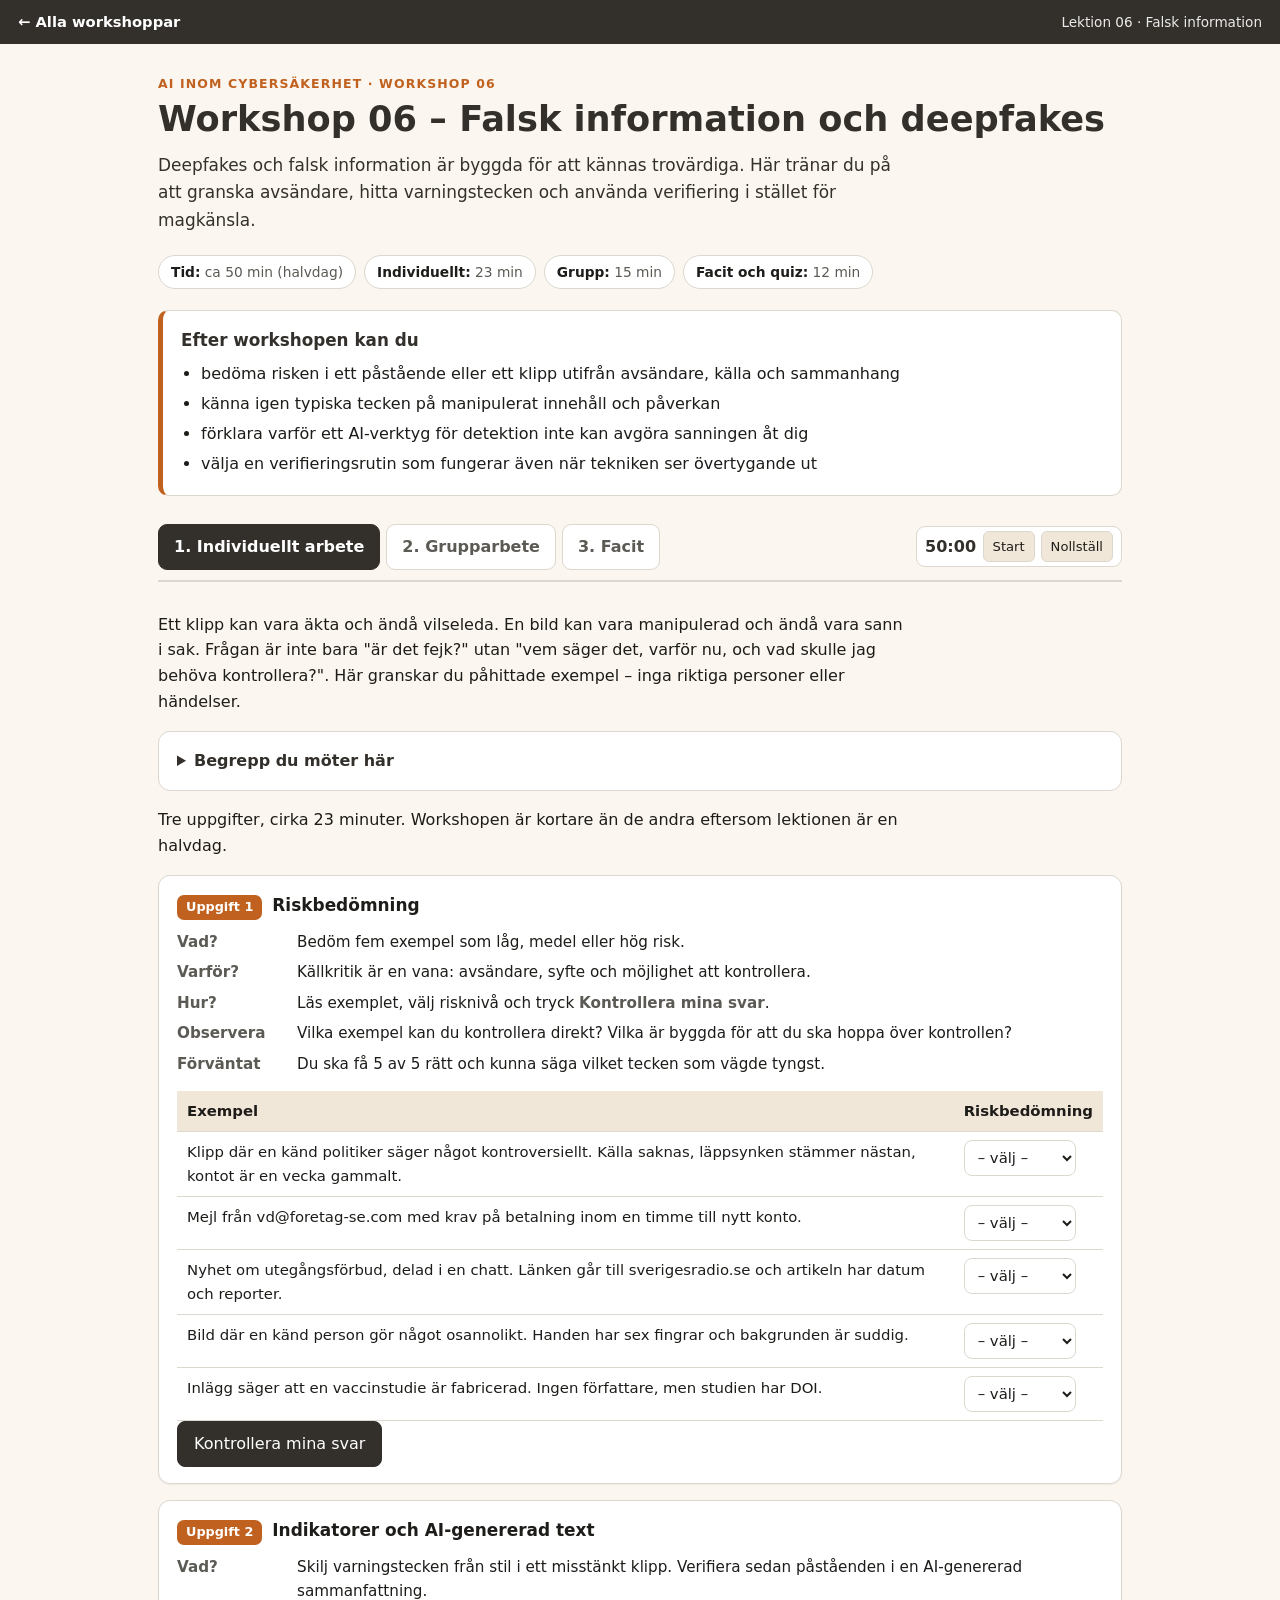
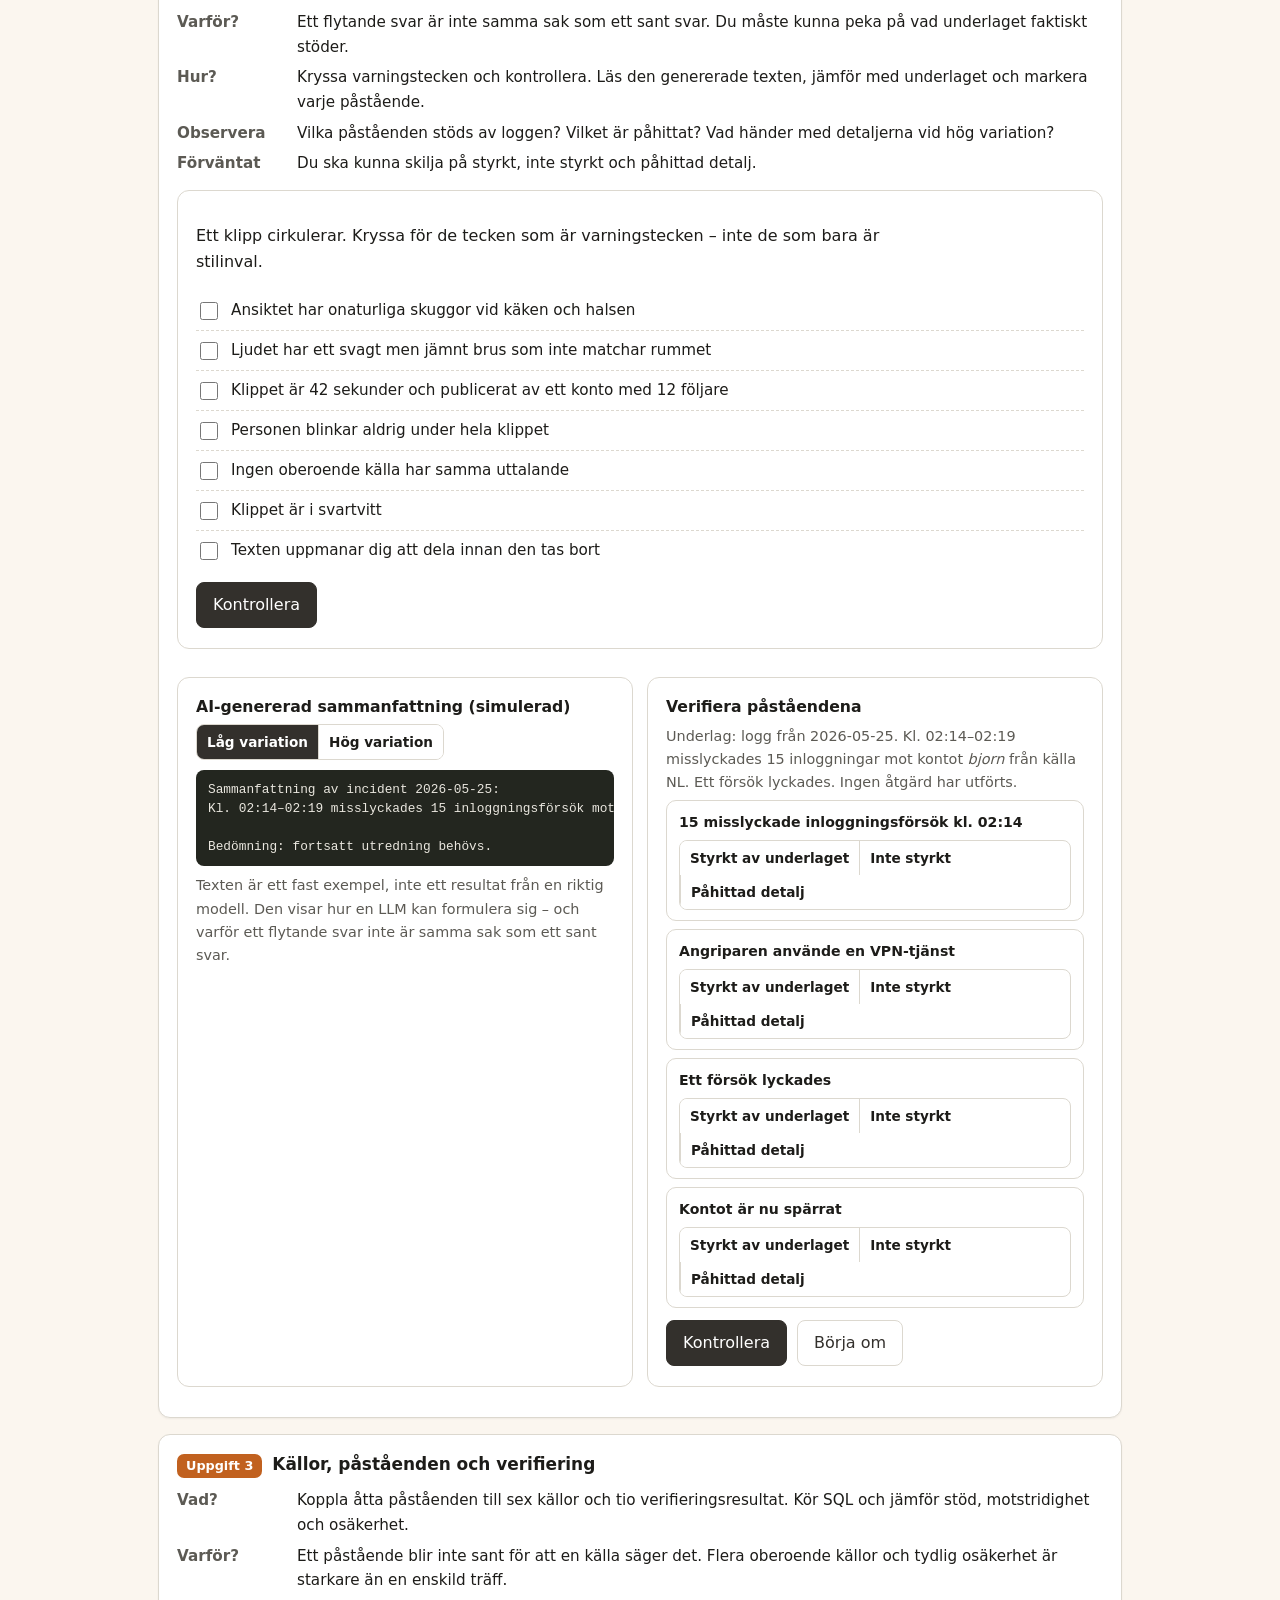
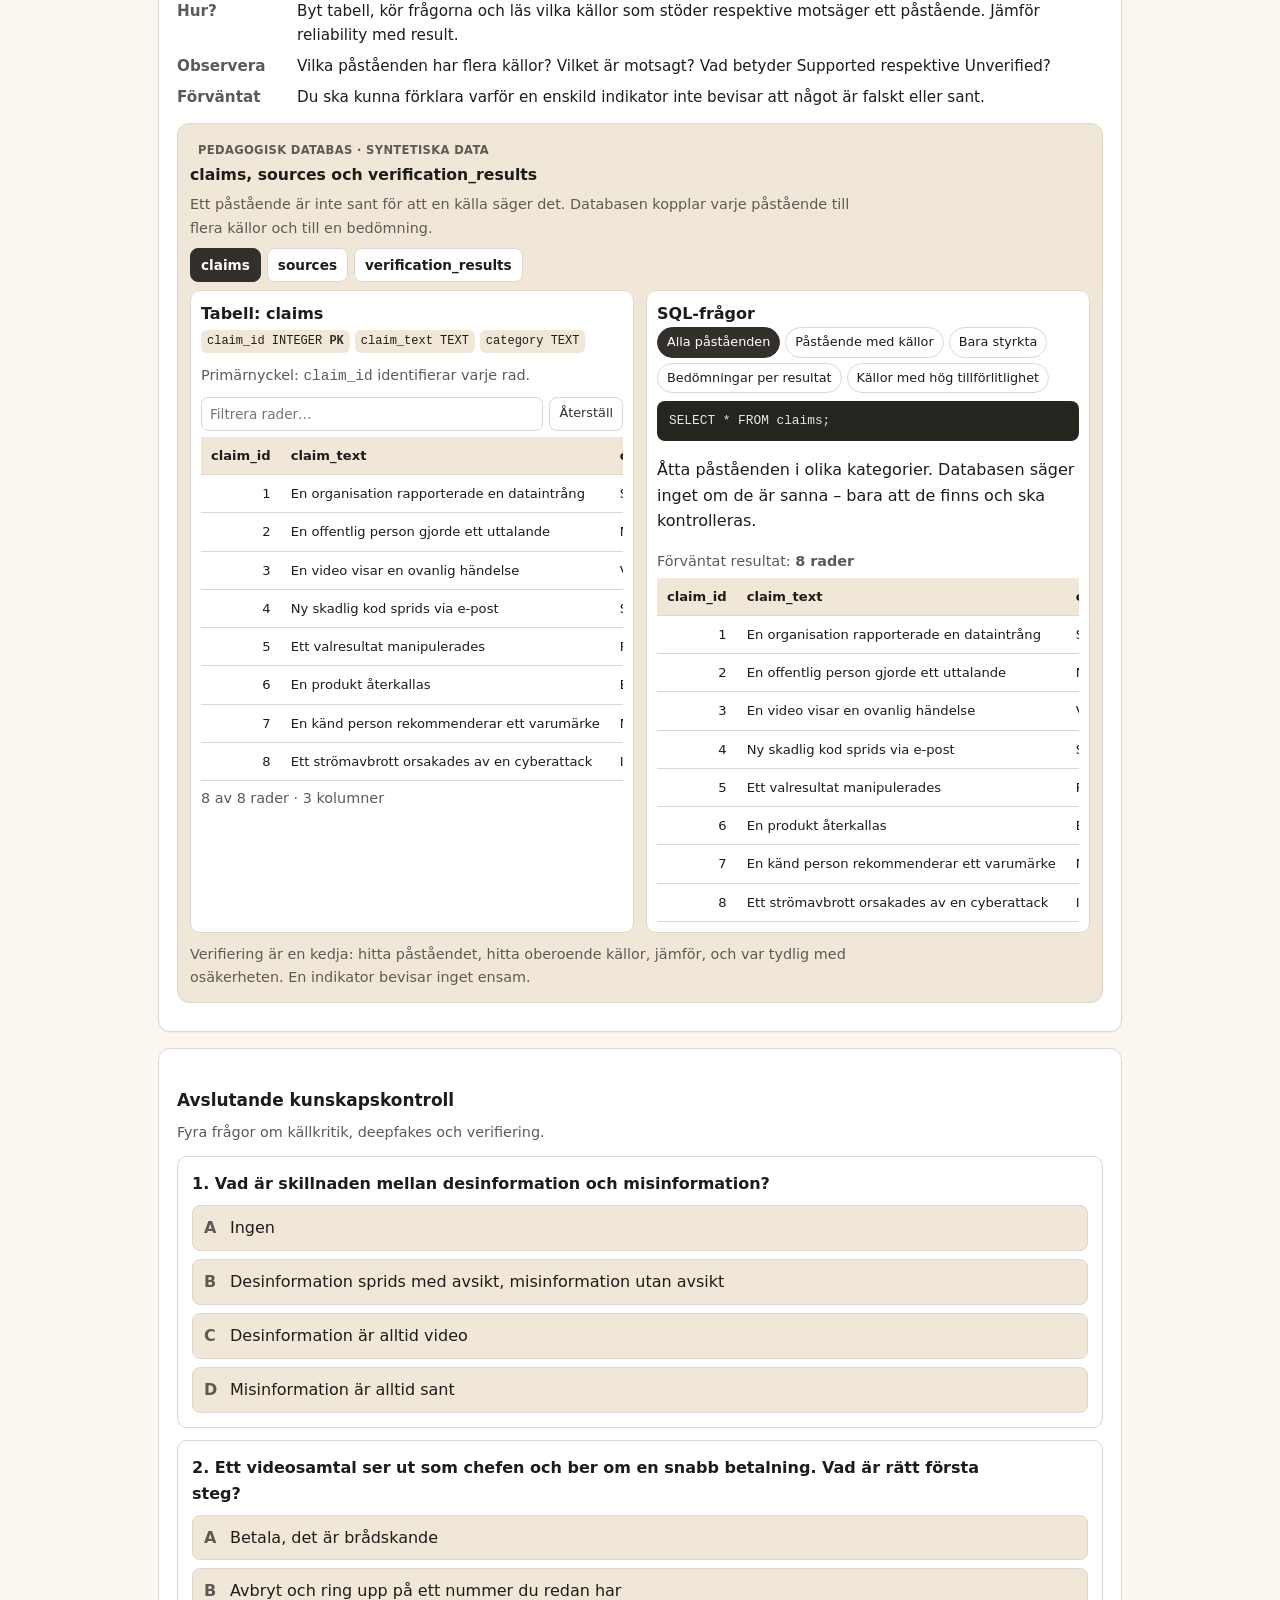
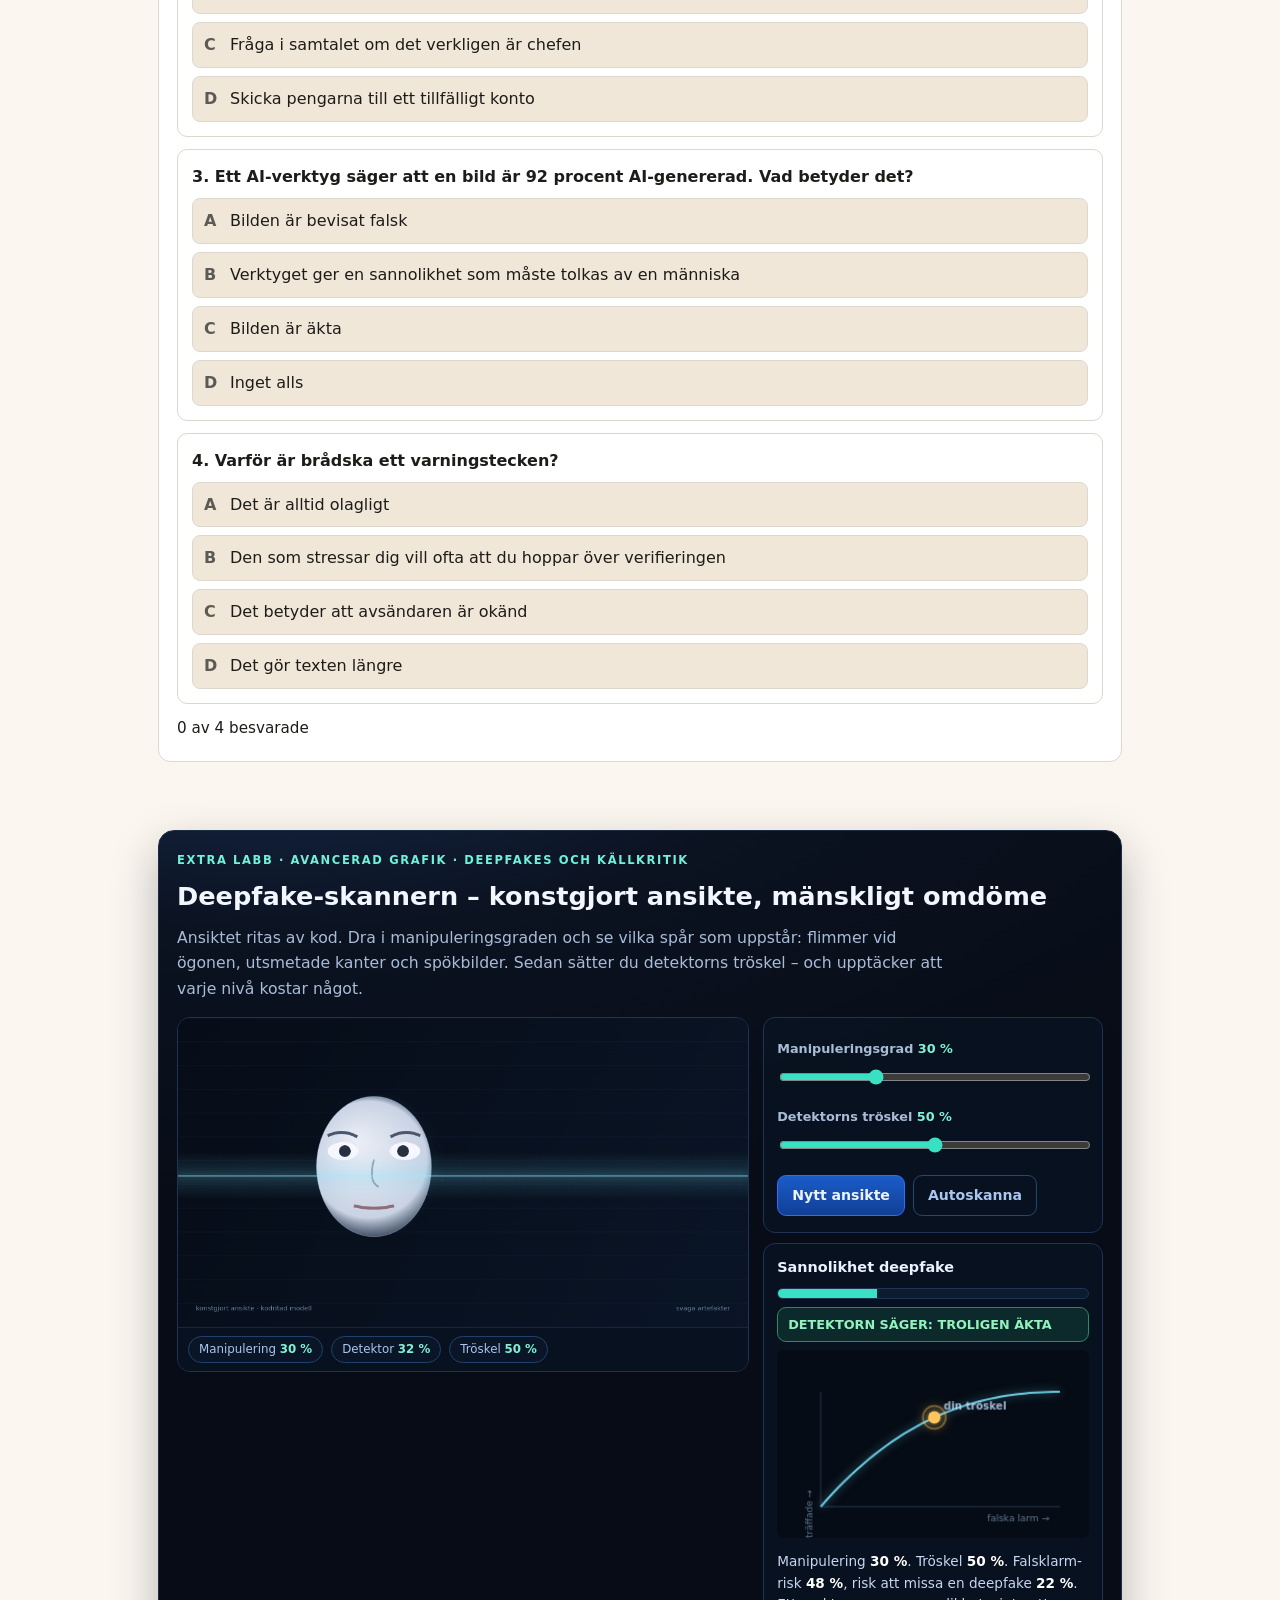
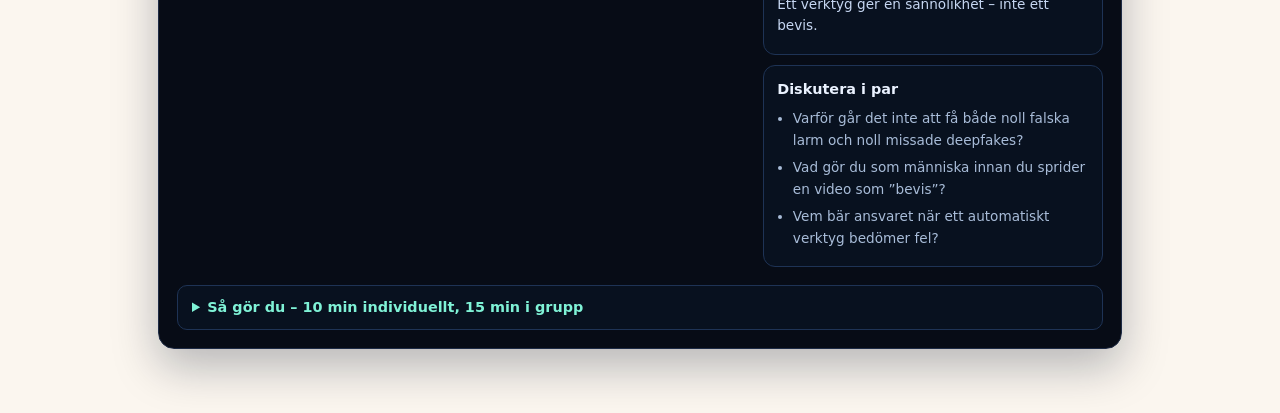
<file: 06_Falsk information och deepfakes/03_Workshop/workshop-06-falsk-information.html>
<!DOCTYPE html>
<html lang="sv">
<head>
<meta charset="utf-8">
<meta name="viewport" content="width=device-width, initial-scale=1">
<title>Workshop 06 – Falsk information och deepfakes · AI inom cybersäkerhet</title>
<style>

:root{--bg:#f7f6f2;--card:#fff;--ink:#1d1c19;--muted:#5c5a54;--line:#dcd8cf;
--ok:#1f6b45;--bad:#a32b1c;--warn:#8a5a12;--soft:#efece4;--shadow:0 1px 2px rgba(0,0,0,.05)}
*{box-sizing:border-box}
html{scroll-behavior:smooth}
body{margin:0;background:var(--bg);color:var(--ink);font:16px/1.62 system-ui,-apple-system,"Segoe UI",Roboto,Arial,sans-serif}
img,svg{max-width:100%}
a{color:var(--dark);text-underline-offset:3px}
a:hover{color:var(--acc)}
.skip{position:absolute;left:-9999px}
.skip:focus{left:8px;top:8px;background:#fff;padding:10px;z-index:99;border-radius:8px}
header.top{background:var(--dark);color:#fff;padding:10px 18px;display:flex;gap:14px;align-items:center;justify-content:space-between;flex-wrap:wrap}
header.top a{color:#fff;text-decoration:none;font-weight:600;font-size:.92rem}
header.top a:hover{color:#ffd9c9}
header.top .kicker{font-size:.85rem;opacity:.9}
main{max-width:1000px;margin:0 auto;padding:24px 18px 56px}
.hero{margin:6px 0 18px}
.eyebrow{font-size:.78rem;letter-spacing:.09em;text-transform:uppercase;color:var(--acc);font-weight:700;margin:0 0 4px}
h1{font-size:clamp(1.55rem,3.2vw,2.2rem);line-height:1.18;margin:.1em 0 .35em;color:var(--dark)}
.lead{font-size:1.06rem;max-width:70ch;color:#33312c;margin:.2em 0 1em}
.chips{display:flex;gap:8px;flex-wrap:wrap;margin:0;padding:0;list-style:none}
.chips li{background:var(--card);border:1px solid var(--line);border-radius:999px;padding:5px 12px;font-size:.86rem;color:var(--muted)}
.chips b{color:var(--ink)}
h2{font-size:1.35rem;margin:1.6em 0 .5em;color:var(--dark)}
h3{font-size:1.06rem;margin:1.3em 0 .4em}
h4{font-size:.98rem;margin:1em 0 .3em}
p,li{max-width:74ch}
ul,ol{padding-left:1.25em}
li{margin:.25em 0}
.goals{background:var(--card);border:1px solid var(--line);border-left:5px solid var(--acc);border-radius:10px;padding:14px 18px;margin:16px 0 6px}
.goals h2{margin:.1em 0 .4em;font-size:1.05rem}
.goals ul{margin:0}
.tabs{position:sticky;top:0;z-index:30;background:var(--bg);display:flex;gap:6px;align-items:center;flex-wrap:wrap;
padding:10px 0;border-bottom:2px solid var(--line);margin:18px 0 6px}
.tabs [role=tab]{font:inherit;font-weight:600;cursor:pointer;border:1px solid var(--line);background:var(--card);
color:var(--muted);border-radius:9px;padding:9px 15px}
.tabs [role=tab]:hover{border-color:var(--acc);color:var(--ink)}
.tabs [role=tab][aria-selected=true]{background:var(--dark);border-color:var(--dark);color:#fff}
.tabs [role=tab]:focus-visible,button:focus-visible,select:focus-visible,input:focus-visible,summary:focus-visible,th:focus-visible{outline:3px solid var(--acc);outline-offset:2px}
.timer{margin-left:auto;display:flex;align-items:center;gap:6px;background:var(--card);border:1px solid var(--line);border-radius:9px;padding:4px 8px}
.timer .clock{font-variant-numeric:tabular-nums;font-weight:700;min-width:52px;text-align:center;color:var(--dark)}
.timer.low .clock{color:var(--bad)}
.timer.done .clock{color:var(--warn)}
.timer button{font:inherit;font-size:.82rem;padding:4px 9px;border-radius:6px;border:1px solid var(--line);background:var(--soft);color:var(--ink);cursor:pointer}
.timer button:hover{border-color:var(--acc)}
[role=tabpanel]{padding:8px 0 20px}
[role=tabpanel][hidden]{display:none}
.card{background:var(--card);border:1px solid var(--line);border-radius:12px;padding:16px 18px;margin:14px 0}
.grid2{display:grid;gap:14px;grid-template-columns:repeat(auto-fit,minmax(260px,1fr))}
.task{background:var(--card);border:1px solid var(--line);border-radius:12px;padding:16px 18px;margin:16px 0;box-shadow:var(--shadow)}
.task>h3{margin-top:0;display:flex;gap:10px;align-items:baseline;flex-wrap:wrap}
.task .no{background:var(--acc);color:#fff;border-radius:7px;font-size:.8rem;padding:2px 9px;font-weight:700}
.brief{display:grid;gap:6px;margin:10px 0 14px;font-size:.95rem}
.brief div{display:grid;grid-template-columns:110px 1fr;gap:10px}
.brief dt,.brief b{color:var(--muted);font-weight:600}
.brief span{min-width:0}
@media(max-width:520px){.brief div{grid-template-columns:1fr;gap:0}}
.hint{font-size:.9rem;color:var(--muted);margin:.4em 0}
.note{background:var(--soft);border-radius:8px;padding:10px 12px;font-size:.92rem;margin:12px 0}
.warn{background:#fdf2e2;border:1px solid #e6c9a2;border-radius:8px;padding:10px 12px;font-size:.92rem;margin:12px 0}
button{font:inherit;cursor:pointer;border-radius:8px;border:1px solid var(--dark);background:var(--dark);color:#fff;padding:9px 16px}
button:hover{filter:brightness(1.12)}
button.ghost{background:transparent;color:var(--dark);border-color:var(--line)}
button.ghost:hover{background:var(--soft)}
button:disabled{opacity:.6;cursor:default;filter:none}
.actions{display:flex;gap:10px;flex-wrap:wrap;margin:12px 0 4px}
label.field{display:block;font-weight:600;font-size:.92rem;margin:10px 0 4px}
select,input[type=number],input[type=range],input[type=search]{font:inherit}
select,input[type=number],input[type=search]{padding:7px 9px;border:1px solid var(--line);border-radius:8px;background:#fff;color:var(--ink);max-width:100%}
input[type=range]{width:100%;accent-color:var(--dark);height:28px}
input[type=checkbox],input[type=radio]{accent-color:var(--dark);width:18px;height:18px}
.rangeout{font-variant-numeric:tabular-nums;font-weight:700;color:var(--dark)}
fieldset{border:1px solid var(--line);border-radius:10px;padding:10px 14px;margin:10px 0}
legend{font-weight:600;font-size:.92rem;padding:0 6px}
.checkline{display:flex;gap:10px;align-items:flex-start;padding:7px 0;border-bottom:1px dashed var(--line);font-size:.95rem}
.checkline:last-child{border-bottom:0}
.checkline input{margin-top:4px;flex:none}
.checkline span{flex:1}
.tablewrap{overflow-x:auto;margin:12px 0}
table{width:100%;border-collapse:collapse;font-size:.93rem;min-width:420px}
th,td{text-align:left;padding:8px 10px;border-bottom:1px solid var(--line);vertical-align:top}
th{background:var(--soft);font-weight:600;white-space:nowrap}
th[data-i]{cursor:pointer;user-select:none}
th[data-i]:hover{background:#e6e2d8}
th .arrow{opacity:.45;font-size:.8em}
tbody tr:hover{background:#faf8f3}
tbody tr.good{background:#eaf5ee}
tbody tr.bad{background:#fbecea}
.rownote{font-size:.84rem;color:var(--muted);margin-top:4px}
.filter{margin-bottom:8px;width:min(340px,100%)}
.fb{font-size:.93rem;margin:10px 0;padding:10px 12px;border-radius:8px;background:var(--soft)}
.fb:empty{display:none}
.fb.ok{background:#eaf5ee;border-left:4px solid var(--ok)}
.fb.bad{background:#fbecea;border-left:4px solid var(--bad)}
.fb b{color:var(--ink)}
.whynot{display:block;color:var(--muted);font-size:.88rem;margin-top:2px}
.q{border:1px solid var(--line);border-radius:10px;padding:14px;margin:12px 0;background:#fff}
.qt{font-weight:600;margin:0 0 8px}
.opts{display:grid;gap:8px}
.opt{display:flex;gap:10px;align-items:flex-start;text-align:left;background:var(--soft);border:1px solid var(--line);
color:var(--ink);border-radius:8px;padding:9px 11px;font-weight:400}
.opt:hover:not(:disabled){border-color:var(--acc)}
.opt .k{font-weight:700;color:var(--muted);flex:none}
.opt.correct{border-color:var(--ok);background:#e7f4ec}
.opt.wrong{border-color:var(--bad);background:#fbe7e3}
.opt .k{min-width:1em}
.quizsum{font-size:.95rem;margin:12px 0 4px}
.chart{width:100%;height:auto;background:#fff;border:1px solid var(--line);border-radius:10px}
.chart .grid{stroke:#e5e1d8;stroke-width:1}
.chart .ax{font-size:11px;fill:#6b6862}
.chart .lbl{font-size:12px;fill:#3a3833}
.legend{display:flex;gap:14px;flex-wrap:wrap;font-size:.86rem;color:var(--muted);margin:6px 0 0;padding:0;list-style:none}
.legend i{display:inline-block;width:14px;height:3px;border-radius:2px;margin-right:6px;vertical-align:middle}
.bars{margin:10px 0}
.barrow{display:grid;grid-template-columns:minmax(110px,1.1fr) 2fr minmax(56px,auto);gap:10px;align-items:center;font-size:.9rem;margin:6px 0}
.bl{color:var(--muted)}
.btrack{background:var(--soft);border-radius:999px;height:12px;overflow:hidden}
.bfill{display:block;height:100%;background:var(--dark);border-radius:999px;transition:width .18s ease}
.barrow.ok .bfill{background:var(--ok)}
.barrow.bad .bfill{background:var(--bad)}
.barrow.warn .bfill{background:var(--warn)}
.bv{font-variant-numeric:tabular-nums;font-weight:700;text-align:right}
.cm{display:grid;grid-template-columns:auto 1fr 1fr;gap:6px;margin:12px 0;font-size:.9rem}
.cm .cmh{font-weight:600;color:var(--muted);padding:4px 6px;display:flex;align-items:center}
.cm .cell{border-radius:8px;padding:10px;border:1px solid var(--line);background:#fff}
.cm .cell b{display:block;font-size:1.3rem}
.cm .cell span{font-size:.8rem;color:var(--muted)}
.cm .tp{background:#e6f4ec;border-color:#b6ddc6}
.cm .tn{background:#eef1f0;border-color:#cfd8d3}
.cm .fp{background:#fdf1e2;border-color:#e8cfae}
.cm .fn{background:#fbe8e5;border-color:#e8bcb4}
details{background:var(--card);border:1px solid var(--line);border-radius:10px;padding:12px 16px;margin:12px 0}
details[open]{box-shadow:var(--shadow)}
summary{cursor:pointer;font-weight:600;color:var(--dark)}
details[open] summary{margin-bottom:8px;border-bottom:1px solid var(--line);padding-bottom:8px}
details .why{font-size:.95rem}
details ul{margin:.4em 0}
.tag{display:inline-block;font-size:.72rem;font-weight:700;letter-spacing:.03em;text-transform:uppercase;
border-radius:999px;padding:1px 8px;background:var(--soft);color:var(--muted);vertical-align:middle}
.tag.sim{background:#efe6f5;color:#5b3a72}
.flow{display:flex;gap:8px;flex-wrap:wrap;margin:10px 0;padding:0;list-style:none}
.flow li{background:var(--card);border:1px solid var(--line);border-radius:8px;padding:6px 10px;font-size:.85rem}
.flow li.on{background:var(--dark);color:#fff;border-color:var(--dark)}
.flow li b{font-weight:700}
.stepbtns{display:flex;gap:6px;flex-wrap:wrap;margin:10px 0;padding:0;list-style:none}
.stepbtns button{background:var(--card);color:var(--ink);border:1px solid var(--line);padding:6px 10px;font-size:.86rem;border-radius:8px}
.stepbtns button[aria-pressed=true]{background:var(--dark);color:#fff;border-color:var(--dark)}
.stepinfo{background:var(--card);border:1px solid var(--line);border-left:5px solid var(--acc);border-radius:8px;padding:12px 14px;margin:8px 0;min-height:76px}
.stepinfo h4{margin:0 0 4px}
.riskbadge{display:inline-block;border-radius:6px;padding:2px 9px;font-weight:700;font-size:.85rem}
.riskbadge.low{background:#e6f4ec;color:#1f5c3e}
.riskbadge.mid{background:#fdf1e2;color:#7a5112}
.riskbadge.high{background:#fbe8e5;color:#8c2417}
footer{border-top:1px solid var(--line);margin-top:26px;padding:18px;text-align:center;color:var(--muted);font-size:.83rem}
@media(max-width:640px){main{padding:16px 12px 40px}.tabs{padding:8px 0}.timer{width:100%;justify-content:center}.brief div{grid-template-columns:1fr}th,td{padding:6px 8px}}
@media print{header.top,.tabs,.actions,button{display:none}body{background:#fff}[role=tabpanel][hidden]{display:block!important}main{max-width:none}}
@media(prefers-reduced-motion:reduce){html{scroll-behavior:auto}*{transition:none!important}}

/* --- nya interaktiva komponenter --- */
.figure-wrap{display:grid;gap:16px;grid-template-columns:minmax(240px,0.9fr) minmax(280px,1.1fr);align-items:start}
@media(max-width:760px){.figure-wrap{grid-template-columns:1fr}}
.human{position:relative;background:var(--soft);border:1px solid var(--line);border-radius:14px;padding:8px}
.human svg{display:block;width:100%;height:auto}
.hotspot{position:absolute;transform:translate(-50%,-50%);border:2px solid var(--dark);background:#fff;color:var(--dark);border-radius:999px;font:inherit;font-size:.72rem;font-weight:700;padding:3px 7px;line-height:1.2;cursor:pointer;white-space:nowrap}
.hotspot[aria-pressed=true]{background:var(--dark);color:#fff}
.hotspot:hover{border-color:var(--acc)}
.hotspot:focus-visible{outline:3px solid var(--acc);outline-offset:2px}
.panel{background:var(--card);border:1px solid var(--line);border-radius:12px;padding:14px 16px;min-height:150px}
.panel h4{margin:.1em 0 .4em}
.flows{display:flex;gap:6px;align-items:center;flex-wrap:wrap;margin:10px 0;padding:0;list-style:none}
.flows li{background:var(--soft);border:1px solid var(--line);border-radius:8px;padding:5px 9px;font-size:.82rem}
.flows li.off{opacity:.45;text-decoration:line-through}
.flows .arr{background:none;border:0;color:var(--muted);padding:0 1px}
.code{background:#23261f;color:#eae7df;font-family:ui-monospace,SFMono-Regular,Menlo,Consolas,monospace;font-size:.8rem;line-height:1.5;padding:10px 12px;border-radius:8px;overflow-x:auto;white-space:pre;margin:8px 0}
.code .k{color:#9ec9a8}
.code .s{color:#e6c07b}
.seg{display:inline-flex;border:1px solid var(--line);border-radius:8px;overflow:hidden;flex-wrap:wrap}
.seg button{border:0;border-radius:0;background:var(--card);color:var(--ink);padding:6px 10px;font-size:.85rem;font-weight:600}
.seg button+button{border-left:1px solid var(--line)}
.seg button[aria-pressed=true]{background:var(--dark);color:#fff}
.chips2{display:flex;gap:6px;flex-wrap:wrap;margin:8px 0;padding:0;list-style:none}
.chips2 button{background:var(--card);color:var(--ink);border:1px solid var(--line);border-radius:999px;padding:4px 11px;font-size:.85rem}
.chips2 button[aria-pressed=true]{background:var(--dark);color:#fff;border-color:var(--dark)}
.metricgrid{display:grid;gap:8px;grid-template-columns:repeat(auto-fit,minmax(120px,1fr));margin:10px 0}
.metric{background:var(--soft);border-radius:9px;padding:8px 10px}
.metric b{display:block;font-size:1.25rem;font-variant-numeric:tabular-nums}
.metric span{font-size:.78rem;color:var(--muted)}
.modelgrid{display:grid;gap:8px;grid-template-columns:repeat(auto-fit,minmax(150px,1fr));margin:10px 0}
.modelcard{text-align:left;background:var(--card);color:var(--ink);border:1px solid var(--line);border-radius:10px;padding:10px 12px;font-weight:600;font-size:.9rem}
.modelcard small{display:block;font-weight:400;color:var(--muted);font-size:.78rem;margin-top:3px}
.modelcard[aria-pressed=true]{border-color:var(--acc);box-shadow:inset 0 0 0 2px var(--acc)}
.cards3{display:grid;gap:10px;grid-template-columns:repeat(auto-fit,minmax(190px,1fr));margin:10px 0}
.mini{background:var(--card);border:1px solid var(--line);border-radius:10px;padding:10px 12px;font-size:.88rem}
.mini h5{margin:0 0 4px;font-size:.9rem}
.legendline{display:flex;gap:14px;flex-wrap:wrap;font-size:.8rem;color:var(--muted);margin:4px 0 0}

/* --- databasvy --- */
.db{border:1px solid var(--line);border-radius:12px;padding:12px;background:var(--soft);margin:12px 0}
.db-head h4{margin:0 0 4px}
.db-tabs{display:flex;gap:6px;flex-wrap:wrap;margin:8px 0}
.db-tabs button{background:var(--card);border:1px solid var(--line);color:var(--ink);border-radius:8px;padding:5px 10px;font-size:.85rem;font-weight:600}
.db-tabs button[aria-pressed=true]{background:var(--dark);color:#fff;border-color:var(--dark)}
.db-grid{display:grid;gap:12px;grid-template-columns:minmax(280px,1fr) minmax(280px,1fr)}
@media(max-width:820px){.db-grid{grid-template-columns:1fr}}
.db-box{background:var(--card);border:1px solid var(--line);border-radius:10px;padding:10px}
.schema{display:flex;gap:5px;flex-wrap:wrap;margin:0 0 8px;padding:0;list-style:none}
.schema li{font-size:.75rem;background:var(--soft);border-radius:6px;padding:2px 6px;font-family:ui-monospace,Consolas,monospace}
.schema .key{color:var(--dark);font-weight:700}
.db-tools{display:flex;gap:6px;margin-bottom:6px;flex-wrap:wrap}
.db-tools input{flex:1;min-width:120px;border:1px solid var(--line);border-radius:7px;padding:5px 8px;font:inherit;font-size:.85rem;background:var(--card);color:var(--ink)}
.db-tools button{font-size:.8rem;padding:4px 9px}
.db-scroll{overflow-x:auto}
.db .tbl{font-size:.82rem;min-width:0}
.db .tbl th{white-space:nowrap;cursor:pointer}
.db .tbl td{white-space:nowrap}
.db .tbl td.num{text-align:right;font-variant-numeric:tabular-nums}
.sqlbtns{display:flex;gap:5px;flex-wrap:wrap;margin:0 0 8px}
.sqlbtns button{background:var(--card);border:1px solid var(--line);color:var(--ink);border-radius:999px;padding:4px 9px;font-size:.8rem}
.sqlbtns button[aria-pressed=true]{background:var(--dark);color:#fff;border-color:var(--dark)}
.db-empty{padding:10px;color:var(--muted);font-size:.85rem}
.timeline{list-style:none;margin:8px 0;padding:0 0 0 14px;border-left:3px solid var(--acc)}
.timeline li{margin:0 0 6px;font-size:.85rem;position:relative}
.timeline li:before{content:"";position:absolute;left:-20px;top:6px;width:8px;height:8px;border-radius:50%;background:var(--acc)}
.timeline time{font-weight:700;margin-right:6px}
.featurebox{background:var(--card);border:1px solid var(--line);border-radius:10px;padding:10px;margin-top:10px}
.featurebox .checkline{margin:0 0 2px}
.fitgrid{display:grid;gap:10px;grid-template-columns:repeat(auto-fit,minmax(170px,1fr));margin:10px 0}
.fitgrid .mini svg{width:100%;height:auto;display:block}
.facitbar{display:flex;gap:8px;flex-wrap:wrap;align-items:center;margin:0 0 12px}
.facitbar .hint{margin:0}

:root{--dark:#33302c;--dark2:#252320;--acc:#c1611f;--acc2:#9b4c16;--bg:#fbf6ef;--soft:#f1e7d9}
/* ===== Extra labb med avancerad grafik (tillagt) ===== */
.lab{margin:34px 0 8px;border-radius:16px;overflow:hidden;border:1px solid #1d2b45;
background:radial-gradient(1200px 520px at 12% -12%,#172c50 0%,#0b1220 46%,#070c16 100%);
color:#dbe7ff;box-shadow:0 18px 46px rgba(8,18,38,.28);padding:20px 0 0}
.lab-eyebrow{margin:0 18px;font-size:.72rem;letter-spacing:.14em;text-transform:uppercase;color:#6ff2d9;font-weight:700}
.lab h2{margin:.25em 18px .3em;color:#f2f7ff;font-size:clamp(1.25rem,2.4vw,1.6rem)}
.lab-lead{margin:0 18px 16px;color:#a8bcd8;max-width:78ch;font-size:.98rem}
.lab-shell{display:grid;grid-template-columns:minmax(0,1.6fr) minmax(250px,.95fr);gap:14px;padding:0 18px 18px}
@media(max-width:860px){.lab-shell{grid-template-columns:1fr}}
.lab-stage{position:relative;border-radius:13px;border:1px solid #1e3355;background:#060b14;overflow:hidden;align-self:start}
.lab-stage canvas{display:block;width:100%;height:auto}
.lab-hud{display:flex;gap:8px;flex-wrap:wrap;padding:8px 10px;border-top:1px solid #16253d;background:#08111f;font-size:.74rem}
.lab-hud span{background:rgba(10,22,40,.9);border:1px solid #23406b;border-radius:999px;padding:3px 10px;color:#a9c6ee}
.lab-hud b{color:#7ff2d6;font-variant-numeric:tabular-nums}
.lab-side{display:grid;gap:10px;align-content:start}
.lab-card{background:rgba(9,19,34,.82);border:1px solid #1e3355;border-radius:12px;padding:12px 13px}
.lab-card>b{display:block;font-size:.9rem;color:#eaf2ff;margin-bottom:6px}
.lab label{display:block;font-size:.8rem;color:#a8bcd8;margin:9px 0 2px;font-weight:600}
.lab output{color:#7ff2d6;font-weight:700;font-variant-numeric:tabular-nums}
.lab input[type=range]{width:100%;accent-color:#38e1c4;height:26px}
.lab input[type=checkbox]{accent-color:#38e1c4;width:17px;height:17px;flex:none}
.lab select{width:100%;padding:7px 9px;border-radius:8px;border:1px solid #26456f;background:#0b1524;color:#dbe7ff;font:inherit;font-size:.88rem}
.lab button{background:linear-gradient(180deg,#1a5cc8,#123f96);border:1px solid #2f6bff;color:#eef4ff;
padding:8px 14px;border-radius:9px;font-size:.88rem;font-weight:600}
.lab button:hover{filter:brightness(1.15)}
.lab button.ghost{background:transparent;border-color:#26456f;color:#a9c6ee}
.lab .actions{display:flex;gap:8px;flex-wrap:wrap;margin-top:10px}
.lab .readout{font-size:.85rem;line-height:1.55;color:#c6d7f2;margin:6px 0}
.lab .readout b{color:#fff}
.lab .verdict{border-radius:9px;padding:8px 10px;font-size:.8rem;font-weight:700;line-height:1.4;
background:rgba(120,150,190,.14);border:1px solid rgba(120,150,190,.3);color:#c6d7f2;margin-top:8px}
.lab .verdict.good{background:rgba(31,140,90,.20);border-color:#2b8a5f;color:#93f2bd}
.lab .verdict.mid{background:rgba(160,110,25,.20);border-color:#a87a2c;color:#ffd79a}
.lab .verdict.bad{background:rgba(180,50,35,.22);border-color:#b5452f;color:#ffb3a7}
.lab .lab-q ul{margin:4px 0 0;padding-left:1.15em;font-size:.85rem;color:#a8bcd8}
.lab .lab-q li{margin:5px 0;max-width:none}
.lab .lab-bar{height:11px;border-radius:999px;background:#0d1b2e;border:1px solid #1e3355;overflow:hidden;margin:8px 0}
.lab .lab-bar>span{display:block;height:100%;width:0;background:#38e1c4;transition:width .2s ease,background .2s ease}
.lab .metricgrid{display:grid;grid-template-columns:1fr 1fr;gap:6px;font-size:.78rem;color:#a8bcd8}
.lab .metricgrid div{background:rgba(6,14,26,.85);border:1px solid #1b2f4d;border-radius:8px;padding:6px 8px}
.lab .metricgrid b{display:block;color:#7ff2d6;font-size:1.05rem;font-variant-numeric:tabular-nums}
.lab .lab-how{margin:0 18px 18px;background:rgba(9,19,34,.82);border:1px solid #1e3355;border-radius:10px;padding:10px 14px;color:#c6d7f2}
.lab .lab-how summary{color:#7ff2d6;font-weight:700;font-size:.9rem}
.lab .lab-how ol{margin:8px 0 0;padding-left:1.3em;font-size:.86rem;color:#a8bcd8}
.lab .lab-how li{margin:4px 0;max-width:none}
@media(max-width:600px){.lab{padding-top:14px}.lab-shell{padding:0 12px 14px}.lab h2,.lab-lead,.lab-eyebrow,.lab-how{margin-left:12px;margin-right:12px}}
@media print{.lab{box-shadow:none;background:#fff;color:#111;border-color:#ccc}}
</style>
</head>
<body>
<a class="skip" href="#main">Hoppa till innehåll</a>
<header class="top">
  <a href="../../index.html" title="Öppnar kursens startsida">&#8592; Alla workshoppar</a>
  <span class="kicker">Lektion 06 · Falsk information</span>
</header>
<main id="main">
  <div class="hero">
    <p class="eyebrow">AI inom cybersäkerhet · Workshop 06</p>
    <h1>Workshop 06 – Falsk information och deepfakes</h1>
    <p class="lead">Deepfakes och falsk information är byggda för att kännas trovärdiga. Här tränar du på att granska avsändare, hitta varningstecken och använda verifiering i stället för magkänsla.</p>
    <ul class="chips"><li><b>Tid:</b> ca 50 min (halvdag)</li><li><b>Individuellt:</b> 23 min</li><li><b>Grupp:</b> 15 min</li><li><b>Facit och quiz:</b> 12 min</li></ul>
  </div>
  <section class="goals" aria-labelledby="mal">
    <h2 id="mal">Efter workshopen kan du</h2>
    <ul><li>bedöma risken i ett påstående eller ett klipp utifrån avsändare, källa och sammanhang</li><li>känna igen typiska tecken på manipulerat innehåll och påverkan</li><li>förklara varför ett AI-verktyg för detektion inte kan avgöra sanningen åt dig</li><li>välja en verifieringsrutin som fungerar även när tekniken ser övertygande ut</li></ul>
  </section>
  <nav class="tabs" role="tablist" aria-label="Workshopens tre delar">
    <button type="button" role="tab" id="tab-ind" aria-controls="panel-ind" aria-selected="true" data-panel="ind">1. Individuellt arbete</button>
    <button type="button" role="tab" id="tab-grp" aria-controls="panel-grp" aria-selected="false" tabindex="-1" data-panel="grp">2. Grupparbete</button>
    <button type="button" role="tab" id="tab-fac" aria-controls="panel-fac" aria-selected="false" tabindex="-1" data-panel="fac">3. Facit</button>
    <div class="timer" id="timer" data-minutes="50">
      <span class="clock" id="tOut" aria-live="off">50:00</span>
      <button type="button" id="tStart" aria-pressed="false" title="Starta eller pausa timern">Start</button>
      <button type="button" id="tReset" title="Nollställ timern">Nollställ</button>
    </div>
  </nav>
  <noscript><p class="warn">JavaScript är avstängt. Flikar, simuleringar och facit kräver JavaScript. Slå på det i webbläsaren och ladda om sidan.</p></noscript>
  <section id="panel-ind" role="tabpanel" aria-labelledby="tab-ind" tabindex="0">


<p>Ett klipp kan vara äkta och ändå vilseleda. En bild kan vara manipulerad och ändå vara sann i sak.
Frågan är inte bara "är det fejk?" utan "vem säger det, varför nu, och vad skulle jag behöva
kontrollera?". Här granskar du påhittade exempel – inga riktiga personer eller händelser.</p>

<details class="card">
  <summary>Begrepp du möter här</summary>
  <ul>
    <li><b>Desinformation</b> – falskt innehåll som sprids med avsikt.</li>
    <li><b>Misinformation</b> – falskt innehåll som sprids utan avsikt.</li>
    <li><b>Deepfake</b> – bild, ljud eller video som skapats eller förändrats med AI.</li>
    <li><b>Källa</b> – den som först publicerade uppgiften, inte den som delade den.</li>
    <li><b>Källkritik</b> – att kontrollera avsändare, syfte, tidpunkt och andra källor.</li>
  </ul>
</details>


<p>Tre uppgifter, cirka 23 minuter. Workshopen är kortare än de andra eftersom lektionen är en halvdag.</p>
<article class="task" id="u1">
  <h3><span class="no">Uppgift 1</span> Riskbedömning</h3>
  <dl class="brief">
    <div><dt>Vad?</dt><span>Bedöm fem exempel som låg, medel eller hög risk.</span></div>
    <div><dt>Varför?</dt><span>Källkritik är en vana: avsändare, syfte och möjlighet att kontrollera.</span></div>
    <div><dt>Hur?</dt><span>Läs exemplet, välj risknivå och tryck <b>Kontrollera mina svar</b>.</span></div>
    <div><dt>Observera</dt><span>Vilka exempel kan du kontrollera direkt? Vilka är byggda för att du ska hoppa över kontrollen?</span></div>
    <div><dt>Förväntat</dt><span>Du ska få 5 av 5 rätt och kunna säga vilket tecken som vägde tyngst.</span></div>
  </dl>
  <div id="u1-class"></div>
</article>
<article class="task" id="u2">
  <h3><span class="no">Uppgift 2</span> Indikatorer och AI-genererad text</h3>
  <dl class="brief">
    <div><dt>Vad?</dt><span>Skilj varningstecken från stil i ett misstänkt klipp. Verifiera sedan påståenden i en AI-genererad sammanfattning.</span></div>
    <div><dt>Varför?</dt><span>Ett flytande svar är inte samma sak som ett sant svar. Du måste kunna peka på vad underlaget faktiskt stöder.</span></div>
    <div><dt>Hur?</dt><span>Kryssa varningstecken och kontrollera. Läs den genererade texten, jämför med underlaget och markera varje påstående.</span></div>
    <div><dt>Observera</dt><span>Vilka påståenden stöds av loggen? Vilket är påhittat? Vad händer med detaljerna vid hög variation?</span></div>
    <div><dt>Förväntat</dt><span>Du ska kunna skilja på styrkt, inte styrkt och påhittad detalj.</span></div>
  </dl>
  <div id="u2-ind"></div>
<div class="grid2">
  <div class="card">
    <h4 style="margin-top:0">AI-genererad sammanfattning (simulerad)</h4>
    <div class="seg" role="group" aria-label="Temperatur">
      <button type="button" id="gn-low" aria-pressed="true">Låg variation</button>
      <button type="button" id="gn-high" aria-pressed="false">Hög variation</button>
    </div>
    <pre class="code" id="gn-text" style="margin-top:10px"></pre>
    <p class="hint">Texten är ett fast exempel, inte ett resultat från en riktig modell. Den visar hur en LLM kan formulera sig – och varför ett flytande svar inte är samma sak som ett sant svar.</p>
  </div>
  <div class="card">
    <h4 style="margin-top:0">Verifiera påståendena</h4>
    <p class="hint">Underlag: logg från 2026-05-25. Kl. 02:14–02:19 misslyckades 15 inloggningar mot kontot <i>bjorn</i> från källa NL. Ett försök lyckades. Ingen åtgärd har utförts.</p>
    <div id="gn-claims"></div>
    <div class="actions"><button type="button" id="gn-check">Kontrollera</button><button type="button" class="ghost" id="gn-reset">Börja om</button></div>
    <div id="gn-out" aria-live="polite"></div>
  </div>
</div>

</article>
<article class="task" id="u3">
  <h3><span class="no">Uppgift 3</span> Källor, påståenden och verifiering</h3>
  <dl class="brief">
    <div><dt>Vad?</dt><span>Koppla åtta påståenden till sex källor och tio verifieringsresultat. Kör SQL och jämför stöd, motstridighet och osäkerhet.</span></div>
    <div><dt>Varför?</dt><span>Ett påstående blir inte sant för att en källa säger det. Flera oberoende källor och tydlig osäkerhet är starkare än en enskild träff.</span></div>
    <div><dt>Hur?</dt><span>Byt tabell, kör frågorna och läs vilka källor som stöder respektive motsäger ett påstående. Jämför reliability med result.</span></div>
    <div><dt>Observera</dt><span>Vilka påståenden har flera källor? Vilket är motsagt? Vad betyder Supported respektive Unverified?</span></div>
    <div><dt>Förväntat</dt><span>Du ska kunna förklara varför en enskild indikator inte bevisar att något är falskt eller sant.</span></div>
  </dl>
  <div class="db" data-db="06"></div>
</article>

    <section class="card" id="quiz">
      <noscript><p class="warn">Quizet kräver JavaScript.</p></noscript>
    </section>
  </section>
  <section id="panel-grp" role="tabpanel" aria-labelledby="tab-grp" tabindex="0" hidden>

<h2>Uppgift 4 – Rösterna från "ekonomichefen"</h2>
<div class="task">
  <h3><span class="no">Gruppuppgift</span> 480 000 kronor och 20 minuter</h3>
  <p>Kl. 16:30 får ekonomiavdelningen ett videosamtal. Personen ser ut och låter som ekonomichefen,
  bakgrunden är kontoret, och ärendet är brådskande: en betalning på 480 000 kr till ett nytt konto
  innan banken stänger. Gruppen ska fatta tre beslut.</p>
  <dl class="brief">
    <div><dt>Tid</dt><span>12 minuter beslut, 4 minuter redovisning.</span></div>
    <div><dt>Roller</dt><span>Ordförande, skeptiker, sekreterare, rapportör.</span></div>
    <div><dt>Krav</dt><span>Ett beslut per fråga och en mening om varför.</span></div>
  </dl>
</div>
<div class="card">
  <label class="field" for="g-1">1. Vad gör ni med betalningen?</label>
  <select id="g-1">
    <option value="pay">Betalar – det är ju chefen</option>
    <option value="hold" selected>Stoppar betalningen till den är verifierad</option>
    <option value="half">Betalar hälften för att vara snäll</option>
  </select>
  <label class="field" for="g-2">2. Hur verifierar ni?</label>
  <select id="g-2">
    <option value="known" selected>Ringer upp chefen på ett nummer ni redan har</option>
    <option value="same">Frågar i samma videosamtal</option>
    <option value="mail">Mejlar adressen som står i fakturan</option>
  </select>
  <label class="field" for="g-3">3. Vad gör ni efteråt?</label>
  <select id="g-3">
    <option value="report" selected>Rapporterar till säkerhetsansvarig och polisanmäler försöket</option>
    <option value="intern">Skriver internt och går vidare</option>
    <option value="nothing">Inget – inget hände</option>
  </select>
  <div class="actions"><button type="button" id="g-run">Visa konsekvenser</button></div>
  <div id="g-out" aria-live="polite"></div>
</div>
<h3>Redovisa på 2 minuter</h3>
<ol><li>Vilka tre beslut tog ni?</li><li>Vilket tecken var starkast?</li><li>Vad gör ni nästa gång någon ringer?</li></ol>

  </section>
  <section id="panel-fac" role="tabpanel" aria-labelledby="tab-fac" tabindex="0" hidden>
    <div class="facitbar">
      <button type="button" id="facOpenAll">Öppna alla facit</button>
      <button type="button" class="ghost" id="facCloseAll">Fäll ihop alla</button>
      <span class="hint">Facit kan öppnas när som helst – du behöver inte svara först.</span>
    </div>

<p>Öppna en uppgift i taget. Exemplen är påhittade och avser inga verkliga personer.</p>
<div id="facit-lista"></div>
<h2>Kom ihåg</h2>
<ul>
  <li>Tekniken kan vara övertygande och ändå falsk. Verifiera via en kanal du själv valt.</li>
  <li>Ett detektionsverktyg ger en sannolikhet, inte ett svar. Det ska stödja en människa, inte ersätta en.</li>
  <li>Brådska är ett verktyg i sig: den som stressar dig vill att du hoppar över kontrollen.</li>
  <li>Rapportera även försök som misslyckades – annars lär sig ingen.</li>
</ul>

  </section>

<script>(function(){if(!window.CanvasRenderingContext2D||!CanvasRenderingContext2D.prototype||CanvasRenderingContext2D.prototype.roundRect)return;
CanvasRenderingContext2D.prototype.roundRect=function(x,y,w,h,r){r=Math.min(typeof r==="number"?r:0,w/2,h/2);
this.beginPath();this.moveTo(x+r,y);this.arcTo(x+w,y,x+w,y+h,r);this.arcTo(x+w,y+h,x,y+h,r);
this.arcTo(x,y+h,x,y,r);this.arcTo(x,y,x+w,y,r);this.closePath();return this;};})();</script>
<section class="lab" id="lab-extra-6" aria-labelledby="lab6-h">
  <p class="lab-eyebrow">Extra labb · avancerad grafik · deepfakes och källkritik</p>
  <h2 id="lab6-h">Deepfake-skannern – konstgjort ansikte, mänskligt omdöme</h2>
  <p class="lab-lead">Ansiktet ritas av kod. Dra i manipuleringsgraden och se vilka spår som uppstår: flimmer vid ögonen, utsmetade kanter och spökbilder. Sedan sätter du detektorns tröskel – och upptäcker att varje nivå kostar något.</p>
  <div class="lab-shell">
    <div class="lab-stage">
      <canvas id="lab6cv" width="960" height="520" role="img" aria-label="Konstgjort ansikte med synliga manipulationsartefakter och en skanningslinje"></canvas>
      <div class="lab-hud">
        <span>Manipulering <b id="lab6lvl">30 %</b></span>
        <span>Detektor <b id="lab6p">–</b></span>
        <span>Tröskel <b id="lab6tv">50 %</b></span>
      </div>
    </div>
    <div class="lab-side">
      <div class="lab-card">
        <label for="lab6man">Manipuleringsgrad <output id="lab6manv">30 %</output></label>
        <input type="range" id="lab6man" min="0" max="100" value="30">
        <label for="lab6th">Detektorns tröskel <output id="lab6thv">50 %</output></label>
        <input type="range" id="lab6th" min="5" max="95" value="50">
        <div class="actions">
          <button type="button" id="lab6new">Nytt ansikte</button>
          <button type="button" class="ghost" id="lab6auto">Autoskanna</button>
        </div>
      </div>
      <div class="lab-card">
        <b>Sannolikhet deepfake</b>
        <div class="lab-bar"><span id="lab6bar"></span></div>
        <div class="verdict mid" id="lab6verdict">Justera tröskeln.</div>
        <canvas id="lab6roc" width="300" height="180" style="width:100%;height:auto;margin-top:8px;border-radius:8px;background:#060c15"></canvas>
        <div class="readout" id="lab6read"></div>
      </div>
      <div class="lab-card lab-q">
        <b>Diskutera i par</b>
        <ul>
          <li>Varför går det inte att få både noll falska larm och noll missade deepfakes?</li>
          <li>Vad gör du som människa innan du sprider en video som ”bevis”?</li>
          <li>Vem bär ansvaret när ett automatiskt verktyg bedömer fel?</li>
        </ul>
      </div>
    </div>
  </div>
  <details class="lab-how">
    <summary>Så gör du – 10 min individuellt, 15 min i grupp</summary>
    <ol>
      <li>Sätt manipuleringsgraden på 10 % och tröskeln på 50 %. Larmar detektorn?</li>
      <li>Höj manipuleringsgraden till 90 %. Vilka artefakter syns tydligast i bilden?</li>
      <li>Sänk tröskeln till 20 %. Läs av risken för falska larm i ROC-rutan.</li>
      <li>Skriv en slutsats: vad kan ett verktyg avgöra, och vad måste en människa avgöra?</li>
    </ol>
  </details>
</section>
<script>
(function(){
  var cv=document.getElementById("lab6cv"),cx=cv.getContext("2d");
  var rcv=document.getElementById("lab6roc"),rx=rcv.getContext("2d");
  var W=960,H=520,$=function(i){return document.getElementById(i)};
  var st={lvl:30,th:50,t:0,auto:false,noise:0.06,seed:Math.random()*10};

  function drawFace(){
    var lvl=st.lvl/100,t=st.t,cxp=W/2-150,cyp=H/2-10;
    var g=cx.createLinearGradient(0,0,W,H);
    g.addColorStop(0,"#070d18");g.addColorStop(1,"#0a1526");
    cx.fillStyle=g;cx.fillRect(0,0,W,H);

    // rutnät
    cx.strokeStyle="rgba(90,150,230,.07)";cx.lineWidth=1;
    for(var i=0;i<14;i++){cx.beginPath();cx.moveTo(0,i*40);cx.lineTo(W,i*40);cx.stroke();}

    // spökbilder (frekvensspöken)
    for(var gI=1;gI<=3;gI++){
      var off=lvl*22*gI,a=0.14*lvl/gI;
      if(a>0.01)drawHead(cxp+off,cyp-off*0.25,a,lvl,t,true);
    }
    drawHead(cxp,cyp,1,lvl,t,false);

    // svepande skanningslinje
    var sy=60+((t*90)%(H-120));
    var sg=cx.createLinearGradient(0,sy-40,0,sy+40);
    sg.addColorStop(0,"rgba(120,230,255,0)");sg.addColorStop(.5,"rgba(120,230,255,.16)");sg.addColorStop(1,"rgba(120,230,255,0)");
    cx.fillStyle=sg;cx.fillRect(0,sy-40,W,80);
    cx.beginPath();cx.moveTo(0,sy);cx.lineTo(W,sy);
    cx.strokeStyle="rgba(150,240,255,.75)";cx.lineWidth=1.6;
    cx.shadowColor="rgba(120,230,255,.9)";cx.shadowBlur=14;cx.stroke();cx.shadowBlur=0;

    // etiketter
    cx.fillStyle="rgba(170,205,245,.6)";cx.font="11px system-ui,Segoe UI,Arial";cx.textAlign="left";
    cx.fillText("konstgjort ansikte · kodritad modell",30,H-28);
    cx.textAlign="right";
    cx.fillText(lvl>0.55?"tydliga artefakter":lvl>0.25?"svaga artefakter":"nästan inga artefakter",W-30,H-28);
    cx.textAlign="left";
  }

  function drawHead(x,y,alpha,lvl,t,ghost){
    var R=118,jit=Math.sin(t*11)*lvl*5;
    cx.save();cx.globalAlpha=alpha;
    // huvud
    var hg=cx.createRadialGradient(x-30,y-40,10,x,y,R*1.15);
    hg.addColorStop(0,ghost?"rgba(120,230,255,.5)":"#e8ecf5");
    hg.addColorStop(.7,ghost?"rgba(120,230,255,.25)":"#c9d3e4");
    hg.addColorStop(1,ghost?"rgba(120,230,255,0)":"rgba(120,140,170,.15)");
    cx.beginPath();cx.ellipse(x,y,R*0.82,R,0,0,6.284);cx.fillStyle=hg;cx.fill();
    cx.strokeStyle=ghost?"rgba(120,230,255,.4)":"rgba(160,200,240,.35)";cx.lineWidth=1.4;cx.stroke();
    if(ghost){cx.restore();return;}

    // ögon
    var ey=y-26+jit,ex=52;
    cx.beginPath();cx.ellipse(x-ex,ey,26,15,0,0,6.284);cx.fillStyle="#f7f9ff";cx.fill();
    cx.beginPath();cx.ellipse(x+ex,ey,26,15,0,0,6.284);cx.fill();
    cx.beginPath();cx.arc(x-ex+3,ey,10,0,6.284);cx.fillStyle="#26303f";cx.fill();
    cx.beginPath();cx.arc(x+ex-3,ey,10,0,6.284);cx.fill();
    // ögonflimmer
    if(lvl>0.05){
      for(var i=0;i<3;i++){
        var a=(Math.sin(t*7+i*2)+1)/2*lvl;
        cx.beginPath();cx.arc(x-ex+3,ey,13+i*3+a*4,0,6.284);
        cx.strokeStyle="rgba(255,90,140,"+(a*0.25)+")";cx.lineWidth=1.2;cx.stroke();
        cx.beginPath();cx.arc(x+ex-3,ey,13+i*3+a*4,0,6.284);cx.stroke();
      }
    }
    // bryn
    cx.beginPath();cx.moveTo(x-ex-26,ey-26);cx.quadraticCurveTo(x-ex,ey-38,x-ex+24,ey-24);
    cx.moveTo(x+ex-24,ey-24);cx.quadraticCurveTo(x+ex,ey-38,x+ex+26,ey-26);
    cx.strokeStyle="#4a566b";cx.lineWidth=5;cx.stroke();
    // näsa
    cx.beginPath();cx.moveTo(x,y-12+jit);cx.quadraticCurveTo(x-10,y+26,x+8,y+34);
    cx.strokeStyle="rgba(90,105,130,.55)";cx.lineWidth=3;cx.stroke();
    // mun
    cx.beginPath();cx.moveTo(x-34,y+66);cx.quadraticCurveTo(x,y+66+34*lvl+Math.sin(t*2)*2,x+34,y+66);
    cx.strokeStyle="rgba(120,70,80,.75)";cx.lineWidth=5;cx.stroke();

    // hudutjämning: horisontella band
    if(lvl>0.1){
      for(var b=0;b<6;b++){
        var by=y-60+b*26;
        cx.beginPath();cx.moveTo(x-70,by);cx.quadraticCurveTo(x,by-4,x+70,by);
        cx.strokeStyle="rgba(255,255,255,"+(lvl*0.06)+")";cx.lineWidth=7;cx.stroke();
      }
    }
    // kantbrus
    if(lvl>0.2){
      for(var k=0;k<Math.round(lvl*26);k++){
        var ang=Math.random()*6.284,rr=R*(0.82+Math.random()*0.22);
        var px=x+Math.cos(ang)*rr,py=y+Math.sin(ang)*rr;
        cx.beginPath();cx.moveTo(px,py);cx.lineTo(px+Math.random()*12-6,py+Math.random()*12-6);
        cx.strokeStyle="rgba(120,230,255,"+(lvl*0.35)+")";cx.lineWidth=1;cx.stroke();
      }
    }
    cx.restore();
  }

  function roc(th){
    rx.clearRect(0,0,300,180);
    rx.fillStyle="#060c15";rx.fillRect(0,0,300,180);
    var ox=42,oy=150,w=230,h=110;
    rx.strokeStyle="rgba(120,170,255,.25)";rx.lineWidth=1;
    rx.beginPath();rx.moveTo(ox,oy);rx.lineTo(ox+w,oy);rx.moveTo(ox,oy);rx.lineTo(ox,oy-h);rx.stroke();
    rx.fillStyle="rgba(170,205,245,.55)";rx.font="9px system-ui,Segoe UI,Arial";
    rx.fillText("falska larm →",ox+w-70,oy+14);
    rx.save();rx.translate(ox-8,oy-30);rx.rotate(-Math.PI/2);rx.fillText("träffade →",-60,0);rx.restore();
    // kurva
    var i,fpr,tpr;
    rx.beginPath();
    for(i=0;i<=40;i++){
      fpr=i/40;tpr=1-(1-fpr)*(1-fpr)*(1-fpr*0.4);
      var X=ox+fpr*w,Y=oy-tpr*h;
      i?rx.lineTo(X,Y):rx.moveTo(X,Y);
    }
    rx.strokeStyle="rgba(120,230,255,.85)";rx.lineWidth=2;
    rx.shadowColor="rgba(120,230,255,.6)";rx.shadowBlur=8;rx.stroke();rx.shadowBlur=0;
    // punkt
    var f=(100-th)/100*0.95,tp=1-(1-f)*(1-f)*(1-f*0.4);
    var pX=ox+f*w,pY=oy-tp*h;
    rx.beginPath();rx.arc(pX,pY,6,0,6.284);rx.fillStyle="#ffc45a";
    rx.shadowColor="#ffc45a";rx.shadowBlur=14;rx.fill();rx.shadowBlur=0;
    rx.beginPath();rx.arc(pX,pY,11,0,6.284);rx.strokeStyle="rgba(255,196,90,.45)";rx.lineWidth=1.5;rx.stroke();
    rx.fillStyle="rgba(200,225,255,.8)";rx.font="700 10px system-ui,Segoe UI,Arial";
    rx.fillText("din tröskel",pX+9,pY-8);
  }

  function prob(){
    var base=st.lvl/100*0.98;
    var n=(Math.sin(st.t*3.1)+Math.sin(st.t*1.7))*0.02;
    return Math.max(0.01,Math.min(0.99,base+0.03+n));
  }

  function readout(){
    var p=prob(),v=$("lab6verdict");
    var fake=p*100>=st.th;
    $("lab6p").textContent=Math.round(p*100)+" %";
    $("lab6bar").style.width=Math.round(p*100)+"%";
    $("lab6bar").style.background=fake?"#ff6b6b":"#38e1c4";
    v.className=fake?"verdict bad":"verdict good";
    v.textContent=fake?"DETEKTORN SÄGER: DEEPFAKE":"DETEKTORN SÄGER: TROLIGEN ÄKTA";
    var fpr=(100-st.th)/100*0.95,tpr=1-(1-fpr)*(1-fpr)*(1-fpr*0.4);
    $("lab6read").innerHTML="Manipulering <b>"+st.lvl+" %</b>. Tröskel <b>"+st.th+" %</b>. "+
      "Falsklarm-risk <b>"+Math.round(fpr*100)+" %</b>, risk att missa en deepfake <b>"+Math.round((1-tpr)*100)+" %</b>."+
      "<br>Ett verktyg ger en sannolikhet – inte ett bevis.";
    roc(st.th);
  }

  function loop(ts){
    var now=ts||performance.now();
    if(!loop.last)loop.last=now;
    st.t+=(now-loop.last)/1000;loop.last=now;
    if(st.auto){
      st.th=Math.round(25+((Math.sin(st.t*0.5)+1)/2)*60);
      $("lab6th").value=st.th;$("lab6thv").textContent=st.th+" %";$("lab6tv").textContent=st.th+" %";
    }
    drawFace();readout();requestAnimationFrame(loop);
  }

  $("lab6man").addEventListener("input",function(){st.lvl=+this.value;$("lab6manv").textContent=this.value+" %";$("lab6lvl").textContent=this.value+" %";});
  $("lab6th").addEventListener("input",function(){st.th=+this.value;$("lab6thv").textContent=this.value+" %";$("lab6tv").textContent=this.value+" %";st.auto=false;});
  $("lab6new").addEventListener("click",function(){
    var v=Math.round(Math.random()*100);
    st.lvl=v;$("lab6man").value=v;$("lab6manv").textContent=v+" %";$("lab6lvl").textContent=v+" %";
  });
  $("lab6auto").addEventListener("click",function(){st.auto=!st.auto;this.textContent=st.auto?"Stoppa svep":"Autoskanna";});
  loop();
})();
</script>

</main>


<script>
var WS=(function(){
"use strict";
function $(s,r){return (r||document).querySelector(s)}
function $$(s,r){return Array.prototype.slice.call((r||document).querySelectorAll(s))}
function esc(s){return String(s).replace(/[&<>"]/g,function(c){return {"&":"&amp;","<":"&lt;",">":"&gt;",'"':"&quot;"}[c]})}
function fmt(n,d){if(!isFinite(n))return "\u2013";return n.toFixed(d==null?2:d).replace(".",",")}
function num(v){return Number(String(v).replace(",","."))}

/* ---------- flikar ---------- */
function initTabs(){
  var btns=$$('.tabs [role="tab"]');
  if(!btns.length)return;
  function show(id,setHash){
    btns.forEach(function(b){
      var on=b.getAttribute("data-panel")===id;
      b.setAttribute("aria-selected",on?"true":"false");
      b.tabIndex=on?0:-1;
    });
    $$('[role="tabpanel"]').forEach(function(p){p.hidden=p.id!=="panel-"+id});
    if(setHash){try{history.replaceState(null,"","#"+id)}catch(e){}}
  }
  btns.forEach(function(b,i){
    b.addEventListener("click",function(){show(b.getAttribute("data-panel"),true)});
    b.addEventListener("keydown",function(e){
      var n=null;
      if(e.key==="ArrowRight")n=(i+1)%btns.length;
      if(e.key==="ArrowLeft")n=(i-1+btns.length)%btns.length;
      if(e.key==="Home")n=0;
      if(e.key==="End")n=btns.length-1;
      if(n!==null){e.preventDefault();btns[n].focus();show(btns[n].getAttribute("data-panel"),true)}
    });
  });
  var h=(location.hash||"").replace("#","");
  var ok=btns.some(function(b){return b.getAttribute("data-panel")===h});
  show(ok?h:"ind",false);
}

/* ---------- timer ---------- */
function initTimer(){
  var box=$("#timer"); if(!box)return;
  var total=(parseInt(box.getAttribute("data-minutes"),10)||60)*60;
  var left=total,id=null;
  var out=$("#tOut"),st=$("#tStart"),rs=$("#tReset");
  function paint(){
    var m=Math.floor(left/60),s=left%60;
    out.textContent=(m<10?"0":"")+m+":"+(s<10?"0":"")+s;
    box.classList.toggle("low",left>0&&left<=300);
  }
  function stop(){
    if(id){clearInterval(id);id=null}
    st.textContent=left===0?"Klar":"Forts\u00e4tt";
    st.setAttribute("aria-pressed","false");
  }
  st.addEventListener("click",function(){
    if(id){stop();return}
    if(left===0){left=total;box.classList.remove("done");paint()}
    id=setInterval(function(){
      if(left>0){left--;paint()}
      if(left===0){stop();box.classList.add("done");st.textContent="Klar"}
    },1000);
    st.textContent="Pausa";st.setAttribute("aria-pressed","true");
  });
  rs.addEventListener("click",function(){
    stop();left=total;box.classList.remove("done");paint();st.textContent="Start";
  });
  paint();
}

/* ---------- quiz ---------- */
function quiz(host,cfg){
  if(!host)return;
  var qs=cfg.questions||[];
  host.innerHTML="";
  var h=document.createElement("h3");h.textContent=cfg.title||"Avslutande kunskapskontroll";host.appendChild(h);
  if(cfg.hint){var p=document.createElement("p");p.className="hint";p.textContent=cfg.hint;host.appendChild(p)}
  var answered=0,right=0;
  var status=document.createElement("p");status.className="quizsum";
  var retry=document.createElement("button");
  retry.type="button";retry.className="ghost";retry.textContent="G\u00f6r om quizet";retry.hidden=true;
  retry.addEventListener("click",function(){quiz(host,cfg);host.scrollIntoView({block:"center"})});
  qs.forEach(function(q,i){
    var wrap=document.createElement("div");wrap.className="q";
    var qt=document.createElement("p");qt.className="qt";qt.textContent=(i+1)+". "+q.text;wrap.appendChild(qt);
    var opts=document.createElement("div");opts.className="opts";wrap.appendChild(opts);
    var fb=document.createElement("p");fb.className="fb";fb.hidden=true;wrap.appendChild(fb);
    q.options.forEach(function(o,j){
      var b=document.createElement("button");b.type="button";b.className="opt";
      b.innerHTML='<span class="k">'+String.fromCharCode(65+j)+'</span><span>'+esc(o)+'</span>';
      b.addEventListener("click",function(){
        if(wrap.getAttribute("data-done")==="1")return;
        wrap.setAttribute("data-done","1");answered++;
        $$(".opt",opts).forEach(function(x,k){x.disabled=true;if(k===q.answer)x.classList.add("correct")});
        var good=j===q.answer;
        if(good){right++}else{b.classList.add("wrong")}
        fb.hidden=false;fb.className="fb "+(good?"ok":"bad");
        fb.innerHTML="<b>"+(good?"R\u00e4tt.":"Fel.")+"</b> "+esc(q.why||"");
        if(!good){var s=document.createElement("span");s.className="whynot";s.textContent="R\u00e4tt svar: "+q.options[q.answer]+".";fb.appendChild(s)}
        status.textContent=answered+" av "+qs.length+" besvarade \u00b7 "+right+" r\u00e4tt";
        if(answered===qs.length){
          status.innerHTML="<b>Resultat: "+right+" av "+qs.length+" r\u00e4tt.</b> "+(right===qs.length?"Mycket bra \u2013 du kan begreppen.":"L\u00e4s f\u00f6rklaringarna och g\u00f6r om quizet om du vill.");
          retry.hidden=false;
        }
      });
      opts.appendChild(b);
    });
    host.appendChild(wrap);
  });
  status.textContent="0 av "+qs.length+" besvarade";
  host.appendChild(status);
  host.appendChild(retry);
}

/* ---------- klassificering med dropdown ---------- */
function classify(host,cfg){
  if(!host)return;
  var rows=cfg.rows||[],opts=cfg.options||[];
  var t=document.createElement("table");
  t.innerHTML='<thead><tr><th scope="col">'+esc(cfg.col1||"System")+'</th><th scope="col">'+esc(cfg.col2||"Din bed\u00f6mning")+'</th></tr></thead>';
  var tb=document.createElement("tbody");t.appendChild(tb);
  rows.forEach(function(r){
    var tr=document.createElement("tr");
    var td=document.createElement("td");td.textContent=r.text;
    var note=document.createElement("div");note.className="rownote";note.hidden=true;td.appendChild(note);
    var td2=document.createElement("td");
    var sel=document.createElement("select");
    sel.setAttribute("aria-label","Bed\u00f6mning f\u00f6r: "+r.text);
    sel.innerHTML='<option value="">\u2013 v\u00e4lj \u2013</option>'+opts.map(function(o,i){return '<option value="'+i+'">'+esc(o)+'</option>'}).join("");
    td2.appendChild(sel);tr.appendChild(td);tr.appendChild(td2);tb.appendChild(tr);
  });
  var btn=document.createElement("button");btn.type="button";btn.textContent=cfg.btn||"Kontrollera mina svar";
  var out=document.createElement("p");out.className="fb";
  btn.addEventListener("click",function(){
    var ok=0,missing=0;
    Array.prototype.forEach.call(tb.rows,function(tr,i){
      var sel=$("select",tr),v=sel.value===""?null:Number(sel.value);
      var good=v===rows[i].correct;if(good){ok++}if(v===null){missing++}
      tr.classList.toggle("good",good);tr.classList.toggle("bad",!good&&v!==null);
      var n=$(".rownote",tr);
      if(n){n.hidden=false;n.innerHTML="<b>"+(good?"R\u00e4tt":(v===null?"Inget val":"R\u00e4tt svar: "+esc(opts[rows[i].correct])))+"</b> "+(rows[i].note||"")}
    });
    out.className="fb show "+(ok===rows.length?"ok":"bad");
    out.innerHTML="<b>"+ok+" av "+rows.length+" r\u00e4tt.</b> "+(ok===rows.length?"Bra \u2013 du ser m\u00f6nstret.":"L\u00e4s radens f\u00f6rklaring och justera"+(missing?" ("+missing+" rad(er) utan val)":"")+".");
  });
  host.appendChild(t);host.appendChild(btn);host.appendChild(out);
}

/* ---------- tabell med sortering och filter ---------- */
function sortTable(host,cfg){
  if(!host)return;
  var cols=cfg.cols||[],rows=(cfg.rows||[]).slice();
  var wrap=document.createElement("div");wrap.className="tablewrap";
  var filter=null;
  if(cfg.filter){
    filter=document.createElement("input");filter.type="search";filter.className="filter";
    filter.placeholder=cfg.filterPlaceholder||"Filtrera \u2026";
    filter.setAttribute("aria-label","Filtrera tabellen");
    wrap.appendChild(filter);
  }
  var t=document.createElement("table");
  var thead=document.createElement("thead"),htr=document.createElement("tr");
  cols.forEach(function(c,i){
    var th=document.createElement("th");th.scope="col";th.setAttribute("data-i",i);th.tabIndex=0;
    th.innerHTML=esc(c)+' <span class="arrow" aria-hidden="true">\u2195</span>';
    function sort(){
      var dir=th.getAttribute("data-dir")==="asc"?"desc":"asc";th.setAttribute("data-dir",dir);
      rows.sort(function(a,b){
        var x=a[i],y=b[i];
        var nx=parseFloat(String(x).replace(/\s/g,"").replace(",",".")),ny=parseFloat(String(y).replace(/\s/g,"").replace(",","."));
        var both=isFinite(nx)&&isFinite(ny)&&String(x).replace(/[^0-9]/g,"")!==""&&String(y).replace(/[^0-9]/g,"")!=="";
        if(both)return dir==="asc"?nx-ny:ny-nx;
        return dir==="asc"?String(x).localeCompare(String(y),"sv"):String(y).localeCompare(String(x),"sv");
      });
      render();
    }
    th.addEventListener("click",sort);
    th.addEventListener("keydown",function(e){if(e.key==="Enter"||e.key===" "){e.preventDefault();sort()}});
    htr.appendChild(th);
  });
  thead.appendChild(htr);t.appendChild(thead);
  var tb=document.createElement("tbody");t.appendChild(tb);
  function render(){
    tb.innerHTML="";
    var q=filter?filter.value.toLowerCase():"";
    rows.forEach(function(r){
      if(q&&r.join(" ").toLowerCase().indexOf(q)<0)return;
      var tr=document.createElement("tr");
      r.forEach(function(c){var td=document.createElement("td");td.innerHTML=c;tr.appendChild(td)});
      tb.appendChild(tr);
    });
  }
  wrap.appendChild(t);host.appendChild(wrap);
  if(filter)filter.addEventListener("input",render);
  render();
}

/* ---------- stapeldiagram ---------- */
function bars(host,items,opt){
  if(!host)return;
  opt=opt||{};host.innerHTML="";
  var max=opt.max||Math.max.apply(null,items.map(function(i){return Math.abs(i.value)}).concat([1]));
  var box=document.createElement("div");box.className="bars";
  items.forEach(function(it){
    var row=document.createElement("div");row.className="barrow"+(it.tone?" "+it.tone:"");
    var pct=Math.max(0,Math.min(100,Math.abs(it.value)/max*100));
    row.innerHTML='<span class="bl">'+esc(it.label)+'</span><span class="btrack"><span class="bfill" style="width:'+pct.toFixed(1)+'%"></span></span><span class="bv">'+esc(it.display!=null?it.display:it.value)+'</span>';
    box.appendChild(row);
  });
  host.appendChild(box);
  if(opt.caption){var p=document.createElement("p");p.className="hint";p.textContent=opt.caption;host.appendChild(p)}
}

/* ---------- linjediagram i ren SVG ---------- */
function line(host,cfg){
  if(!host)return;
  var W=560,H=250,L=46,R=14,T=14,B=34;
  var maxY=cfg.maxY||1,maxX=cfg.maxX||1;
  function X(v){return L+(v/maxX)*(W-L-R)}
  function Y(v){return H-B-(v/maxY)*(H-T-B)}
  var s='<svg viewBox="0 0 '+W+' '+H+'" class="chart" role="img" aria-label="'+esc(cfg.label||"Diagram")+'">';
  for(var i=0;i<=4;i++){
    var y=T+i*(H-T-B)/4;
    s+='<line class="grid" x1="'+L+'" y1="'+y+'" x2="'+(W-R)+'" y2="'+y+'"/>';
    s+='<text class="ax" x="'+(L-6)+'" y="'+(y+4)+'" text-anchor="end">'+fmt(maxY*(1-i/4),maxY<=1?1:0)+'</text>';
  }
  (cfg.xTicks||[0,0.5,1]).forEach(function(t){
    s+='<text class="ax" x="'+X(t*maxX)+'" y="'+(H-12)+'" text-anchor="middle">'+fmt(t*maxX,0)+'</text>';
  });
  (cfg.hlines||[]).forEach(function(hl){
    s+='<line x1="'+L+'" y1="'+Y(hl.y).toFixed(1)+'" x2="'+(W-R)+'" y2="'+Y(hl.y).toFixed(1)+'" stroke="'+hl.color+'" stroke-width="1.5" stroke-dasharray="5 4"><title>'+esc(hl.label||"")+'</title></line>';
  });
  (cfg.series||[]).forEach(function(ser){
    var pts=ser.points.map(function(p){return X(p[0]).toFixed(1)+","+Y(p[1]).toFixed(1)}).join(" ");
    if(!ser.onlyDots){s+='<polyline points="'+pts+'" fill="none" stroke="'+ser.color+'" stroke-width="2.5" stroke-linejoin="round" stroke-linecap="round"/>';}
    if(ser.dots){ser.points.forEach(function(p){
      s+='<circle cx="'+X(p[0]).toFixed(1)+'" cy="'+Y(p[1]).toFixed(1)+'" r="3.5" fill="'+ser.color+'"><title>'+esc(ser.name)+": "+fmt(p[1],2)+'</title></circle>';
    })}
    if(ser.fill){
      s+='<polygon points="'+X(ser.points[0][0]).toFixed(1)+','+Y(0)+' '+pts+' '+X(ser.points[ser.points.length-1][0]).toFixed(1)+','+Y(0)+'" fill="'+ser.color+'" opacity="0.08"/>';
    }
  });
  if(cfg.xLabel)s+='<text class="lbl" x="'+(L+(W-L-R)/2)+'" y="'+(H-1)+'" text-anchor="middle">'+esc(cfg.xLabel)+'</text>';
  s+="</svg>";
  host.innerHTML=s;
  if((cfg.series||[]).length){
    var ul=document.createElement("ul");ul.className="legend";
    cfg.series.forEach(function(ser){var li=document.createElement("li");li.innerHTML='<i style="background:'+ser.color+'"></i>'+esc(ser.name);ul.appendChild(li)});
    host.appendChild(ul);
  }
}

/* ---------- confusion matrix ---------- */
function cm(host,c){
  if(!host)return;
  host.innerHTML='<div class="cm">'+
    '<div class="cmh"></div><div class="cmh">Modellen larmar</div><div class="cmh">Modellen \u00e4r tyst</div>'+
    '<div class="cmh">Verkligt hot</div><div class="cell tp"><b>'+c.tp+'</b><span>TP \u2013 f\u00e5ngat hot</span></div><div class="cell fn"><b>'+c.fn+'</b><span>FN \u2013 missat hot</span></div>'+
    '<div class="cmh">Verkligt normalt</div><div class="cell fp"><b>'+c.fp+'</b><span>FP \u2013 falsklarm</span></div><div class="cell tn"><b>'+c.tn+'</b><span>TN \u2013 korrekt tyst</span></div>'+
    '</div>';
}

/* ---------- sm\u00e5hj\u00e4lp ---------- */
function metric(tp,fp,fn){
  var p=tp+fp?tp/(tp+fp):0, r=tp+fn?tp/(tp+fn):0;
  return {precision:p,recall:r,f1:(p+r)?2*p*r/(p+r):0};
}
function riskLabel(v,lo,hi){
  var t=v<lo?"low":(v<hi?"mid":"high");
  var txt=t==="low"?"L\u00e5g risk":(t==="mid"?"Medelrisk":"H\u00f6g risk");
  return '<span class="riskbadge '+t+'">'+txt+"</span>";
}
function facit(host,items){
  if(!host)return;
  items.forEach(function(f){
    var d=document.createElement("details");
    d.innerHTML="<summary>"+f[0]+"</summary>"+f[1];
    host.appendChild(d);
  });
}
function init(){initTabs();initTimer()}
return {$,$$,esc,fmt,num,quiz,classify,sortTable,bars,line,cm,metric,riskLabel,facit,init:init};
})();
(function(){
  var open=document.getElementById("facOpenAll"),close=document.getElementById("facCloseAll");
  function all(v){Array.prototype.forEach.call(document.querySelectorAll("#panel-fac details"),function(d){d.open=v})}
  if(open)open.addEventListener("click",function(){all(true)});
  if(close)close.addEventListener("click",function(){all(false)});
})();
</script>


<script>
(function(){
  WS.classify(document.getElementById("u1-class"),{
    col1:"Exempel",col2:"Riskbed\u00f6mning",
    options:["L\u00e5g risk","Medelrisk","H\u00f6g risk"],
    rows:[
      {text:"Klipp d\u00e4r en k\u00e4nd politiker s\u00e4ger n\u00e5got kontroversiellt. K\u00e4lla saknas, l\u00e4ppsynken st\u00e4mmer n\u00e4stan, kontot \u00e4r en vecka gammalt.",correct:2,note:"Nytt konto, ingen k\u00e4lla och n\u00e4stan perfekt l\u00e4ppsynk \u2013 typiskt f\u00f6r manipulerad video."},
      {text:"Mejl fr\u00e5n vd@foretag-se.com med krav p\u00e5 betalning inom en timme till nytt konto.",correct:2,note:"Dom\u00e4nen \u00e4r felstavad och br\u00e5dskan \u00e4r konstruerad."},
      {text:"Nyhet om uteg\u00e5ngsf\u00f6rbud, delad i en chatt. L\u00e4nken g\u00e5r till sverigesradio.se och artikeln har datum och reporter.",correct:0,note:"K\u00e4llan \u00e4r den riktiga och artikeln g\u00e5r att kontrollera."},
      {text:"Bild d\u00e4r en k\u00e4nd person g\u00f6r n\u00e5got osannolikt. Handen har sex fingrar och bakgrunden \u00e4r suddig.",correct:2,note:"Sex fingrar \u00e4r ett klassiskt tecken p\u00e5 genererad bild."},
      {text:"Inl\u00e4gg s\u00e4ger att en vaccinstudie \u00e4r fabricerad. Ingen f\u00f6rfattare, men studien har DOI.",correct:1,note:"P\u00e5st\u00e5endet kan kontrolleras mot studien \u2013 g\u00f6r det innan du delar."}
    ]
  });
})();

(function(){
  var host=document.getElementById("u2-ind");
  if(!host)return;
  var claims=[
    {t:"Ansiktet har onaturliga skuggor vid k\u00e4ken och halsen",warn:true,why:"Deepfakes blandar ofta ihop hud och skuggor i kanten mellan ansikte och hals."},
    {t:"Ljudet har ett svagt men j\u00e4mnt brus som inte matchar rummet",warn:true,why:"Genererat tal saknar ofta rummets naturliga efterklang."},
    {t:"Klippet \u00e4r 42 sekunder och publicerat av ett konto med 12 f\u00f6ljare",warn:false,why:"L\u00e4ngd och f\u00f6ljare s\u00e4ger inget i sig \u2013 sm\u00e5 konton sprider b\u00e5de sant och falskt."},
    {t:"Personen blinkar aldrig under hela klippet",warn:true,why:"Onaturligt blinkm\u00f6nster \u00e4r ett vanligt tecken, men inte bevis."},
    {t:"Ingen oberoende k\u00e4lla har samma uttalande",warn:true,why:"Avsaknad av oberoende k\u00e4llor \u00e4r ett av de starkaste varningstecknen."},
    {t:"Klippet \u00e4r i svartvitt",warn:false,why:"Svartvitt \u00e4r en stil, inte ett tecken p\u00e5 manipulation."},
    {t:"Texten uppmanar dig att dela innan den tas bort",warn:true,why:"Br\u00e5dska och spridningsuppmaning \u00e4r påverkansteknik."}
  ];
  host.innerHTML='<div class="card"><p>Ett klipp cirkulerar. Kryssa f\u00f6r de tecken som \u00e4r varningstecken \u2013 inte de som bara \u00e4r stilinval.</p><div id="i-list"></div>'+
    '<div class="actions"><button type="button" id="i-run">Kontrollera</button></div><div id="i-out" aria-live="polite"></div></div>';
  var list=document.getElementById("i-list");
  claims.forEach(function(c,i){
    var l=document.createElement("label");l.className="checkline";
    l.innerHTML='<input type="checkbox" id="i-'+i+'"><span>'+c.t+'<span class="rownote" id="in-'+i+'" hidden></span></span>';
    list.appendChild(l);
  });
  document.getElementById("i-run").addEventListener("click",function(){
    var ok=0;
    claims.forEach(function(c,i){
      var box=document.getElementById("i-"+i),good=box.checked===c.warn;if(good)ok++;
      var n=document.getElementById("in-"+i);n.hidden=false;
      n.innerHTML="<b>"+(good?"R\u00e4tt":(c.warn?"Detta \u00e4r ett varningstecken":"Inget varningstecken"))+"</b> \u2013 "+c.why;
      box.parentElement.style.background=good?"#e7f4ec":"#fbe7e3";
    });
    var out=document.getElementById("i-out");out.className="fb show "+(ok===claims.length?"ok":"bad");
    out.innerHTML="<b>"+ok+" av "+claims.length+" r\u00e4tt.</b> "+(ok===claims.length?"Du skiljer tecken fr\u00e5n stil.":"Ett tecken \u00e4r inte bevis \u2013 men flera tillsammans motiverar kontroll.");
  });
})();

(function(){
  var host=document.getElementById("u3-det");
  if(!host)return;
  var items=[];
  for(var i=0;i<20;i++){items.push({fake:i%2===0,score:(i%2===0)?58+((i*7)%38):12+((i*11)%48)})}
  host.innerHTML='<div class="card"><p>Ett detektionsverktyg ger varje bild eller klipp en po\u00e4ng 0\u2013100 f\u00f6r "sannolikt AI-genererad". 10 av 20 objekt \u00e4r falska.</p>'+
    '<label class="field" for="dthr">Tr\u00f6skel: <span class="rangeout" id="dthrv">60</span></label><input type="range" id="dthr" min="20" max="95" value="60">'+
    '<div id="dbars"></div><p class="fb" id="dsum"></p><p class="hint">Prova tr\u00f6skel 40 och 80. Fundera p\u00e5 vad ett fel betyder i verkligheten: att en \u00e4kta video pekas ut som falsk, eller att en falsk sl\u00e4pps igenom.</p></div>';
  function run(){
    var t=Number(document.getElementById("dthr").value);
    document.getElementById("dthrv").textContent=t;
    var c={tp:0,fp:0,fn:0,tn:0};
    items.forEach(function(it){
      var l=it.score>=t;
      if(l&&it.fake)c.tp++;else if(l&&!it.fake)c.fp++;else if(!l&&it.fake)c.fn++;else c.tn++;
    });
    var m=WS.metric(c.tp,c.fp,c.fn);
    WS.bars(document.getElementById("dbars"),[
      {label:"Falska som flaggas",value:c.tp,display:c.tp,tone:"ok"},
      {label:"Falska som sl\u00e4pps igenom",value:c.fn,display:c.fn,tone:"bad"},
      {label:"\u00c4kta som pekas ut",value:c.fp,display:c.fp,tone:"warn"},
      {label:"\u00c4kta som godk\u00e4nns",value:c.tn,display:c.tn}
    ],{max:20});
    document.getElementById("dsum").className="fb show";
    document.getElementById("dsum").innerHTML="<b>Tr\u00f6skel "+t+":</b> "+c.tp+" av 10 falska f\u00e5ngas, "+c.fp+
      " \u00e4kta pekas ut felaktigt. Precision "+WS.fmt(m.precision,2)+", recall "+WS.fmt(m.recall,2)+". "+
      (c.fp>3?"M\u00e5nga \u00e4kta pekas ut \u2013 ett f\u00f6rtroendeproblem f\u00f6r verktyget.":"F\u00e5 \u00e4kta drabbas, men "+c.fn+" falska slipper igenom.");
  }
  document.getElementById("dthr").addEventListener("input",run);run();
})();

(function(){
  var g1=document.getElementById("g-1");
  if(!g1)return;
  var g2=document.getElementById("g-2"),g3=document.getElementById("g-3"),out=document.getElementById("g-out");
  function calc(){
    var risk=1,notes=[];
    if(g1.value==="pay"){risk=2;notes.push("Betalningen g\u00e5r till ett nytt konto utan verifiering \u2013 pengarna f\u00f6rsvinner ofta inom minuter.")}
    if(g1.value==="hold"){notes.push("Att stoppa betalningen kostar ingenting och k\u00f6per tid f\u00f6r verifiering.")}
    if(g1.value==="half"){risk=2;notes.push("Att betala h\u00e4lften \u00e4r fortfarande en f\u00f6rlust och legitimerar beg\u00e4ran.")}
    if(g2.value==="known"){notes.push("Uppringning p\u00e5 ett k\u00e4nt nummer g\u00e5r f\u00f6rbi deepfaken helt \u2013 den kan inte svara i telefon.")}
    if(g2.value==="same"){risk=2;notes.push("Att fr\u00e5ga samma videosamtal \u00e4r meningsl\u00f6st om samtalet \u00e4r manipulerat.")}
    if(g2.value==="mail"){risk=Math.max(risk,1);notes.push("Adressen i fakturan \u00e4r angriparens. Ring i st\u00e4llet.")}
    if(g3.value==="report"){risk=0;notes.push("Rapport och polisanm\u00e4lan g\u00f6r att fler kan varnas och att m\u00f6nstret dokumenteras.")}
    if(g3.value==="intern"){risk=Math.max(risk,1);notes.push("Intern anteckning hj\u00e4lper er men inte andra utsatta.")}
    if(g3.value==="nothing"){risk=2;notes.push("Utan rapport upprepas f\u00f6rs\u00f6ket mot n\u00e4sta kollega.")}
    out.innerHTML='<div class="note"><b>Simulerat utfall</b> '+WS.riskLabel(risk,1,2)+
      '<ul style="margin:8px 0 0">'+notes.map(function(n){return "<li>"+n+"</li>"}).join("")+"</ul>"+
      '<p class="hint">Po\u00e4ngen: verifieringen ska ske i en kanal som angriparen inte kontrollerar.</p></div>';
  }
  [g1,g2,g3].forEach(function(e){e.addEventListener("change",calc)});
  document.getElementById("g-run").addEventListener("click",calc);calc();
})();

WS.facit(document.getElementById("facit-lista"),[
  ["Uppgift 1 \u2013 Riskbed\u00f6mning",'<p>H\u00f6g risk: det nya kontots klipp, den felstavade dom\u00e4nen och bilden med sex fingrar. L\u00e5g risk: SR-artikeln med namn, datum och k\u00e4lla. Medelrisk: p\u00e5st\u00e5endet om vaccinstudien \u2013 det kan motbevisas eller styrkas, men kr\u00e4ver att du l\u00e4ser studien.</p><p>Bed\u00f6mningen bygger p\u00e5 tre fr\u00e5gor: vem s\u00e4ger det, vilket syfte finns, och kan jag kontrollera det n\u00e5gon annanstans?</p>'],
  ["Uppgift 2 – Indikatorer och AI-text",'<p>Varningstecken: onaturliga skuggor, avvikande ljudrum, aldrig blinkande, ingen oberoende k\u00e4lla och uppmaningen att dela snabbt. Inte tecken: antal f\u00f6ljare och svartvitt.</p><p>Inget enskilt tecken bevisar manipulation. Flera tillsammans motiverar en kontroll \u2013 och kontrollen \u00e4r alltid starkare \u00e4n tecknen.<p><b>AI-text:</b> påståendet om 15 misslyckade försök och det lyckade försöket stöds av loggen. VPN-detaljen är påhittad och spärren är inte styrkt – ingen åtgärd har utförts. Hög variation ökar risken för trovärdiga men påhittade detaljer; verifiera alltid mot en oberoende källa.</p>'],
  ["Uppgift 3 – Källor och verifiering",'<p>Åtta påståenden, sex källor och tio verifieringar. Fem resultat är <b>Supported</b>, tre <b>Unverified</b>, ett <b>Needs review</b> och ett <b>Contradicted</b>. Påståendet om valresultatet motsägs av en nyhetsartikel och är overifierat i sociala medier – två svaga källor ger ingen säker slutsats.</p><p>JOIN:en claims → verification_results → sources visar tio rader med påstående, källa, tillförlitlighet och resultat. ”Supported” betyder att källan stöder påståendet, inte att påståendet är sant: en anonym källa kan också ge stöd. Källor med hög tillförlitlighet är den officiella webbplatsen och en myndighet.</p><p>Tolkning: kombinera minst två oberoende källor, kontrollera bild/ljud/video separat och var öppen med osäkerheten. En enskild indikator – dålig stavning, konstig belysning eller ett AI-verktygs procenttal – bevisar inget.</p>'],
    ["Uppgift 4 \u2013 Ekonomichefen",'<p>Rekommendationen: stoppa betalningen, ring upp chefen p\u00e5 ett k\u00e4nt nummer och rapportera f\u00f6rs\u00f6ket till s\u00e4kerhetsansvarig och polis.</p><p>Deepfaken kan se perfekt ut i fem sekunder. Det som avsl\u00f6jar den \u00e4r att den inte kan svara i telefon n\u00e4r du ringer ett nummer du sj\u00e4lv hittat.</p>']
]);

WS.quiz(document.getElementById("quiz"),{
  title:"Avslutande kunskapskontroll",
  hint:"Fyra fr\u00e5gor om k\u00e4llkritik, deepfakes och verifiering.",
  questions:[{"text": "Vad är skillnaden mellan desinformation och misinformation?", "options": ["Ingen", "Desinformation sprids med avsikt, misinformation utan avsikt", "Desinformation är alltid video", "Misinformation är alltid sant"], "answer": 1, "why": "Båda är falska, men avsikten skiljer dem. Det påverkar hur ni ska hantera spridningen."}, {"text": "Ett videosamtal ser ut som chefen och ber om en snabb betalning. Vad är rätt första steg?", "options": ["Betala, det är brådskande", "Avbryt och ring upp på ett nummer du redan har", "Fråga i samtalet om det verkligen är chefen", "Skicka pengarna till ett tillfälligt konto"], "answer": 1, "why": "Verifiera via en kanal du själv kontrollerar. Den som ringer kan vara en deepfake."}, {"text": "Ett AI-verktyg säger att en bild är 92 procent AI-genererad. Vad betyder det?", "options": ["Bilden är bevisat falsk", "Verktyget ger en sannolikhet som måste tolkas av en människa", "Bilden är äkta", "Inget alls"], "answer": 1, "why": "Verktyget mäter mönster, inte sanning. Det kan ha fel både åt ena och andra hållet."}, {"text": "Varför är brådska ett varningstecken?", "options": ["Det är alltid olagligt", "Den som stressar dig vill ofta att du hoppar över verifieringen", "Det betyder att avsändaren är okänd", "Det gör texten längre"], "answer": 1, "why": "TidsPress är en klassisk påverkansteknik. En legit begäran tål en kontroll."}]
});
WS.init();
</script>

<script>
(function(){
  var host=document.getElementById("gn-claims");
  if(!host)return;
  var low="Sammanfattning av incident 2026-05-25:\nKl. 02:14–02:19 misslyckades 15 inloggningsförsök mot kontot bjorn från källa NL. Ett av försöken lyckades. Ingen åtgärd har ännu vidtagits.\n\nBedömning: fortsatt utredning behövs.";
  var high="Sammanfattning av incident 2026-05-25:\nUnder natten utsattes kontot bjorn för en riktad attack. Runt 02:14 gjordes ett stort antal inloggningsförsök från Nederländerna, och angriparen använde en VPN-tjänst för att dölja sig. Ett försök lyckades, vilket tyder på att lösenordet läckt. Kontot är nu spärrat och incidenten är stängd.\n\nBedömning: åtgärden fungerade.";
  var t=document.getElementById("gn-text");
  function setText(highVar){
    t.textContent=highVar?high:low;
    document.getElementById("gn-low").setAttribute("aria-pressed",highVar?"false":"true");
    document.getElementById("gn-high").setAttribute("aria-pressed",highVar?"true":"false");
  }
  var C=[
    {t:"15 misslyckade inloggningsförsök kl. 02:14",a:"styrkt",why:"Står i loggen."},
    {t:"Angriparen använde en VPN-tjänst",a:"pahittad",why:"Inget i underlaget stöder det. Vid hög variation lade modellen till en trovärdig men påhittad detalj."},
    {t:"Ett försök lyckades",a:"styrkt",why:"Står i loggen."},
    {t:"Kontot är nu spärrat",a:"ej",why:"Loggen säger att ingen åtgärd utförts. Modellen kan inte veta att något hänt efter loggen."}
  ];
  var labels=[["styrkt","Styrkt av underlaget"],["ej","Inte styrkt"],["pahittad","Påhittad detalj"]];
  function build(){
    host.innerHTML=C.map(function(c,i){
      return '<div class="mini" style="margin-bottom:8px"><b>'+WS.esc(c.t)+'</b><div class="seg" style="margin-top:6px" data-i="'+i+'">'+
        labels.map(function(l){return '<button type="button" data-v="'+l[0]+'" aria-pressed="false">'+l[1]+"</button>"}).join("")+"</div></div>";
    }).join("");
    Array.prototype.forEach.call(host.querySelectorAll(".seg"),function(g){
      Array.prototype.forEach.call(g.querySelectorAll("button"),function(b){
        b.addEventListener("click",function(){
          Array.prototype.forEach.call(g.querySelectorAll("button"),function(x){x.setAttribute("aria-pressed","false")});
          b.setAttribute("aria-pressed","true");g.setAttribute("data-val",b.getAttribute("data-v"));
        });
      });
    });
  }
  function check(){
    var ok=0;
    C.forEach(function(c,i){
      var g=host.querySelector('.seg[data-i="'+i+'"]'),v=g.getAttribute("data-val")||"";
      if(v===c.a)ok++;
      g.parentElement.style.background=v?(v===c.a?"#e7f4ec":"#fbe7e3"):"";
      g.parentElement.title=v===c.a?"Rätt":(v?c.why:"");
    });
    var o=document.getElementById("gn-out");
    o.className=ok===C.length?"note":"warn";
    o.innerHTML="<b>"+ok+" av 4 rätt.</b> "+C.map(function(c){return "«"+WS.esc(c.t)+"» – "+WS.esc(c.why)}).join("<br>");
  }
  document.getElementById("gn-low").addEventListener("click",function(){setText(false)});
  document.getElementById("gn-high").addEventListener("click",function(){setText(true)});
  document.getElementById("gn-check").addEventListener("click",check);
  document.getElementById("gn-reset").addEventListener("click",function(){
    build();document.getElementById("gn-out").textContent="";document.getElementById("gn-out").className="";
    setText(false);
  });
  build();setText(false);
})();
</script>
<script>window.__DB_CFG=window.__DB_CFG||{};window.__DB_CFG['06']={"title":"claims, sources och verification_results","intro":"Ett påstående är inte sant för att en källa säger det. Databasen kopplar varje påstående till flera källor och till en bedömning.","tables":[{"name":"claims","pk":"claim_id","cols":[["claim_id","INTEGER"],["claim_text","TEXT"],["category","TEXT"]],"fk":[],"rows":[[1,"En organisation rapporterade en dataintrång","Security"],[2,"En offentlig person gjorde ett uttalande","Media"],[3,"En video visar en ovanlig händelse","Video"],[4,"Ny skadlig kod sprids via e-post","Security"],[5,"Ett valresultat manipulerades","Politics"],[6,"En produkt återkallas","Business"],[7,"En känd person rekommenderar ett varumärke","Media"],[8,"Ett strömavbrott orsakades av en cyberattack","Infrastructure"]]},{"name":"sources","pk":"source_id","cols":[["source_id","INTEGER"],["source_name","TEXT"],["source_type","TEXT"],["reliability","TEXT"]],"fk":[],"rows":[[1,"Officiell webbplats","Primary","High"],[2,"Nyhetsartikel","Secondary","Medium"],[3,"Inlägg i sociala medier","Social","Unknown"],[4,"Myndighet","Primary","High"],[5,"Branschrapport","Secondary","Medium"],[6,"Anonymt forum","Anonymous","Low"]]},{"name":"verification_results","pk":"verification_id","cols":[["verification_id","INTEGER"],["claim_id","INTEGER"],["source_id","INTEGER"],["result","TEXT"],["checked_at","TEXT"]],"fk":[["claim_id","claims.claim_id"],["source_id","sources.source_id"]],"rows":[[1,1,1,"Supported","11:00"],[2,2,2,"Needs review","11:05"],[3,3,3,"Unverified","11:10"],[4,4,1,"Supported","11:15"],[5,4,5,"Supported","11:18"],[6,5,2,"Contradicted","11:25"],[7,5,3,"Unverified","11:28"],[8,6,1,"Supported","11:35"],[9,7,3,"Unverified","11:40"],[10,8,4,"Supported","11:45"]]}],"queries":[{"label":"Alla påståenden","sql":"SELECT * FROM claims;","explain":"Åtta påståenden i olika kategorier. Databasen säger inget om de är sanna – bara att de finns och ska kontrolleras.","cols":["claim_id","claim_text","category"],"rows":[[1,"En organisation rapporterade en dataintrång","Security"],[2,"En offentlig person gjorde ett uttalande","Media"],[3,"En video visar en ovanlig händelse","Video"],[4,"Ny skadlig kod sprids via e-post","Security"],[5,"Ett valresultat manipulerades","Politics"],[6,"En produkt återkallas","Business"],[7,"En känd person rekommenderar ett varumärke","Media"],[8,"Ett strömavbrott orsakades av en cyberattack","Infrastructure"]]},{"label":"Påstående med källor","sql":"SELECT c.claim_text, s.source_name, s.reliability, v.result FROM claims c JOIN verification_results v ON c.claim_id = v.claim_id JOIN sources s ON v.source_id = s.source_id;","explain":"Två JOIN: påstående → verifiering → källa. Tio rader. Ett påstående kan ha flera källor med olika bedömning – det är styrkan.","cols":["claim_text","source_name","reliability","result"],"rows":[["En organisation rapporterade en dataintrång","Officiell webbplats","High","Supported"],["En offentlig person gjorde ett uttalande","Nyhetsartikel","Medium","Needs review"],["En video visar en ovanlig händelse","Inlägg i sociala medier","Unknown","Unverified"],["Ny skadlig kod sprids via e-post","Officiell webbplats","High","Supported"],["Ny skadlig kod sprids via e-post","Branschrapport","Medium","Supported"],["Ett valresultat manipulerades","Nyhetsartikel","Medium","Contradicted"],["Ett valresultat manipulerades","Inlägg i sociala medier","Unknown","Unverified"],["En produkt återkallas","Officiell webbplats","High","Supported"],["En känd person rekommenderar ett varumärke","Inlägg i sociala medier","Unknown","Unverified"],["Ett strömavbrott orsakades av en cyberattack","Myndighet","High","Supported"]]},{"label":"Bara styrkta","sql":"SELECT c.claim_text, s.source_name FROM claims c JOIN verification_results v ON c.claim_id = v.claim_id JOIN sources s ON v.source_id = s.source_id WHERE v.result = 'Supported';","explain":"Fem rader är styrkta. Men 'styrkt' betyder bara att den källan stöder påståendet – en dålig källa kan också ge stöd. Kontrollera alltid källtypen.","cols":["claim_text","source_name","reliability"],"rows":[["En organisation rapporterade en dataintrång","Officiell webbplats","High"],["Ny skadlig kod sprids via e-post","Officiell webbplats","High"],["Ny skadlig kod sprids via e-post","Branschrapport","Medium"],["En produkt återkallas","Officiell webbplats","High"],["Ett strömavbrott orsakades av en cyberattack","Myndighet","High"]]},{"label":"Bedömningar per resultat","sql":"SELECT result, COUNT(*) AS antal FROM verification_results GROUP BY result ORDER BY antal DESC;","explain":"Fem styrkta, tre overifierade, en som behöver granskas och en motsagd. Summerar man kolumnen blir det tio kontroller.","cols":["result","antal"],"rows":[["Supported",5],["Unverified",3],["Needs review",1],["Contradicted",1]]},{"label":"Källor med hög tillförlitlighet","sql":"SELECT source_name, source_type FROM sources WHERE reliability = 'High';","explain":"Två källor har hög tillförlitlighet. Hög tillförlitlighet är inte samma sak som att just det här påståendet är sant.","cols":["source_name","source_type"],"rows":[["Officiell webbplats","Primary"],["Myndighet","Primary"]]}],"note":"Verifiering är en kedja: hitta påståendet, hitta oberoende källor, jämför, och var tydlig med osäkerheten. En indikator bevisar inget ensam."};</script>

<script>
(function(){
  var CFG=window.__DB_CFG||{};
  function esc(s){return WS.esc(String(s))}
  function isNum(v){return typeof v==="number"}
  document.querySelectorAll("[data-db]").forEach(function(host){
    var key=host.getAttribute("data-db"),db=CFG[key];
    if(!db)return;
    var ti=0,qi=0,filter="",sortCol=-1,sortDir=1;
    function tab(){return db.tables[ti]}
    function rowsNow(){
      var t=tab(),rows=t.rows.slice();
      if(filter){
        var f=filter.toLowerCase();
        rows=rows.filter(function(r){return r.join(" ").toLowerCase().indexOf(f)>=0});
      }
      if(sortCol>=0){
        rows.sort(function(a,b){
          var x=a[sortCol],y=b[sortCol];
          if(isNum(x)&&isNum(y))return (x-y)*sortDir;
          return String(x).localeCompare(String(y),"sv")*sortDir;
        });
      }
      return rows;
    }
    function tableHTML(){
      var t=tab(),rows=rowsNow();
      var head="<tr>"+t.cols.map(function(c,i){
        var arrow=sortCol===i?(sortDir>0?" \u2191":" \u2193"):"";
        return '<th data-col="'+i+'" title="Sortera">'+esc(c[0])+arrow+"</th>";
      }).join("")+"</tr>";
      var body=rows.length?rows.map(function(r){
        return "<tr>"+r.map(function(v){return '<td'+(isNum(v)?' class="num"':"")+">"+(v===null?"NULL":esc(v))+"</td>"}).join("")+"</tr>";
      }).join(""):'<tr><td colspan="'+t.cols.length+'" class="db-empty">Inga rader matchar filtret.</td></tr>';
      return '<div class="db-scroll"><table class="tbl"><thead>'+head+"</thead><tbody data-role=\"tbody\">"+body+"</tbody></table></div>"+
        '<p class="hint" data-role="count" style="margin:6px 0 0">'+rows.length+" av "+t.rows.length+" rader \u00b7 "+t.cols.length+" kolumner</p>";
    }
    function paint(){
      host.querySelector('[data-role="tablewrap"]').innerHTML=tableHTML();
      bindSort();
    }
    function bindSort(){
      Array.prototype.forEach.call(host.querySelectorAll("[data-col]"),function(th){
        th.addEventListener("click",function(){
          var i=+th.getAttribute("data-col");
          if(sortCol===i)sortDir*=-1;else{sortCol=i;sortDir=1}
          paint();
        });
      });
    }
    function schema(){
      var t=tab();
      return '<ul class="schema">'+t.cols.map(function(c){
        var key=t.pk===c[0]?' <span class="key">PK</span>':"";
        return "<li>"+esc(c[0])+" "+esc(c[1])+key+"</li>";
      }).join("")+"</ul>"+(t.fk&&t.fk.length?'<p class="hint" style="margin:0 0 8px">Främmande nycklar: '+t.fk.map(function(f){
        return "<code>"+esc(f[0])+"</code> \u2192 "+esc(f[1]);
      }).join(" \u00b7 ")+"</p>":'<p class="hint" style="margin:0 0 8px">Primärnyckel: <code>'+esc(t.pk)+"</code> identifierar varje rad.</p>");
    }
    function timeline(){
      if(!db.timeline)return "";
      var t=db.tables.filter(function(x){return x.name===db.timeline.table})[0];
      if(!t)return "";
      return '<h5 style="margin:10px 0 0">Tidslinje</h5><ol class="timeline">'+t.rows.map(function(r){
        return "<li><time>"+esc(r[db.timeline.time])+"</time><b>"+esc(r[db.timeline.title])+"</b> \u00b7 "+esc(r[db.timeline.level])+"</li>";
      }).join("")+"</ol>";
    }
    function featureBox(){
      var f=db.features;
      if(!f)return "";
      return '<div class="featurebox"><b>Features och label</b><p class="hint">'+esc(f.prompt)+"</p>"+
        f.items.map(function(it,i){
          return '<label class="checkline"><input type="checkbox" data-f="'+i+'"><span>'+esc(it[0])+"</span></label>";
        }).join("")+
        '<div class="actions"><button type="button" data-role="fcheck">Kontrollera valen</button></div><div data-role="fout" aria-live="polite"></div></div>';
    }
    function render(){
      var t=tab(),q=db.queries[qi];
      host.innerHTML='<div class="db-head"><span class="tag">Pedagogisk databas \u00b7 syntetiska data</span><h4>'+esc(db.title)+"</h4><p class=\"hint\">"+esc(db.intro)+"</p></div>"+
        (db.timeline?timeline():"")+
        '<div class="db-tabs" role="group" aria-label="Tabeller">'+db.tables.map(function(x,i){
          return '<button type="button" data-t="'+i+'" aria-pressed="'+(i===ti?"true":"false")+'">'+esc(x.name)+"</button>";
        }).join("")+"</div>"+
        '<div class="db-grid">'+
          '<div class="db-box"><b>Tabell: '+esc(t.name)+"</b>"+schema()+
            '<div class="db-tools"><input type="search" data-role="filter" placeholder="Filtrera rader\u2026" value="'+esc(filter)+'" aria-label="Filtrera tabellen"><button type="button" class="ghost" data-role="reset">\u00c5terst\u00e4ll</button></div>'+
            '<div data-role="tablewrap">'+tableHTML()+"</div></div>"+
          '<div class="db-box"><b>SQL-fr\u00e5gor</b><div class="sqlbtns">'+db.queries.map(function(x,i){
            return '<button type="button" data-q="'+i+'" aria-pressed="'+(i===qi?"true":"false")+'">'+esc(x.label)+"</button>";
          }).join("")+"</div>"+
            '<pre class="code">'+esc(q.sql)+"</pre><p>"+esc(q.explain)+"</p>"+
            '<p class="hint" style="margin:4px 0">F\u00f6rv\u00e4ntat resultat: <b>'+q.rows.length+" rader</b></p>"+
            '<div class="db-scroll"><table class="tbl"><thead><tr>'+q.cols.map(function(c){return "<th>"+esc(c)+"</th>"}).join("")+"</tr></thead><tbody>"+
            q.rows.map(function(r){return "<tr>"+r.map(function(v){return "<td"+(isNum(v)?' class="num"':"")+">"+esc(v)+"</td>"}).join("")+"</tr>"}).join("")+
            "</tbody></table></div></div>"+
        "</div>"+featureBox()+'<p class="hint" style="margin:10px 0 0">'+esc(db.note)+"</p>";
      bind();
    }
    function bind(){
      Array.prototype.forEach.call(host.querySelectorAll("[data-t]"),function(b){
        b.addEventListener("click",function(){ti=+b.getAttribute("data-t");qi=0;filter="";sortCol=-1;render()});
      });
      Array.prototype.forEach.call(host.querySelectorAll("[data-q]"),function(b){
        b.addEventListener("click",function(){qi=+b.getAttribute("data-q");render()});
      });
      var f=host.querySelector('[data-role="filter"]');
      if(f)f.addEventListener("input",function(){filter=f.value;paint()});
      host.querySelector('[data-role="reset"]').addEventListener("click",function(){ti=0;qi=0;filter="";sortCol=-1;render()});
      var fc=host.querySelector('[data-role="fcheck"]');
      if(fc)fc.addEventListener("click",function(){
        var f=db.features,ok=0,picked=[];
        Array.prototype.forEach.call(host.querySelectorAll("[data-f]"),function(c){
          var i=+c.getAttribute("data-f"),good=c.checked===!!f.items[i][1];
          if(good)ok++;else picked.push(f.items[i][0]);
          c.parentElement.style.background=good?"#e7f4ec":"#fbe7e3";
        });
        var o=host.querySelector('[data-role="fout"]');
        o.className=ok===f.items.length?"note":"warn";
        o.innerHTML="<b>"+ok+" av "+f.items.length+" r\u00e4tt.</b> "+(picked.length?"Justera: "+picked.map(esc).join(", ")+".":"Alla val st\u00e4mmer.")+
          "<br>"+f.items.map(function(it){return "<span class=\"hint\">"+esc(it[0])+": "+esc(it[2])+"</span>"}).join("<br>");
      });
      bindSort();
    }
    render();
  });
})();
</script>

</body>
</html>
</file>
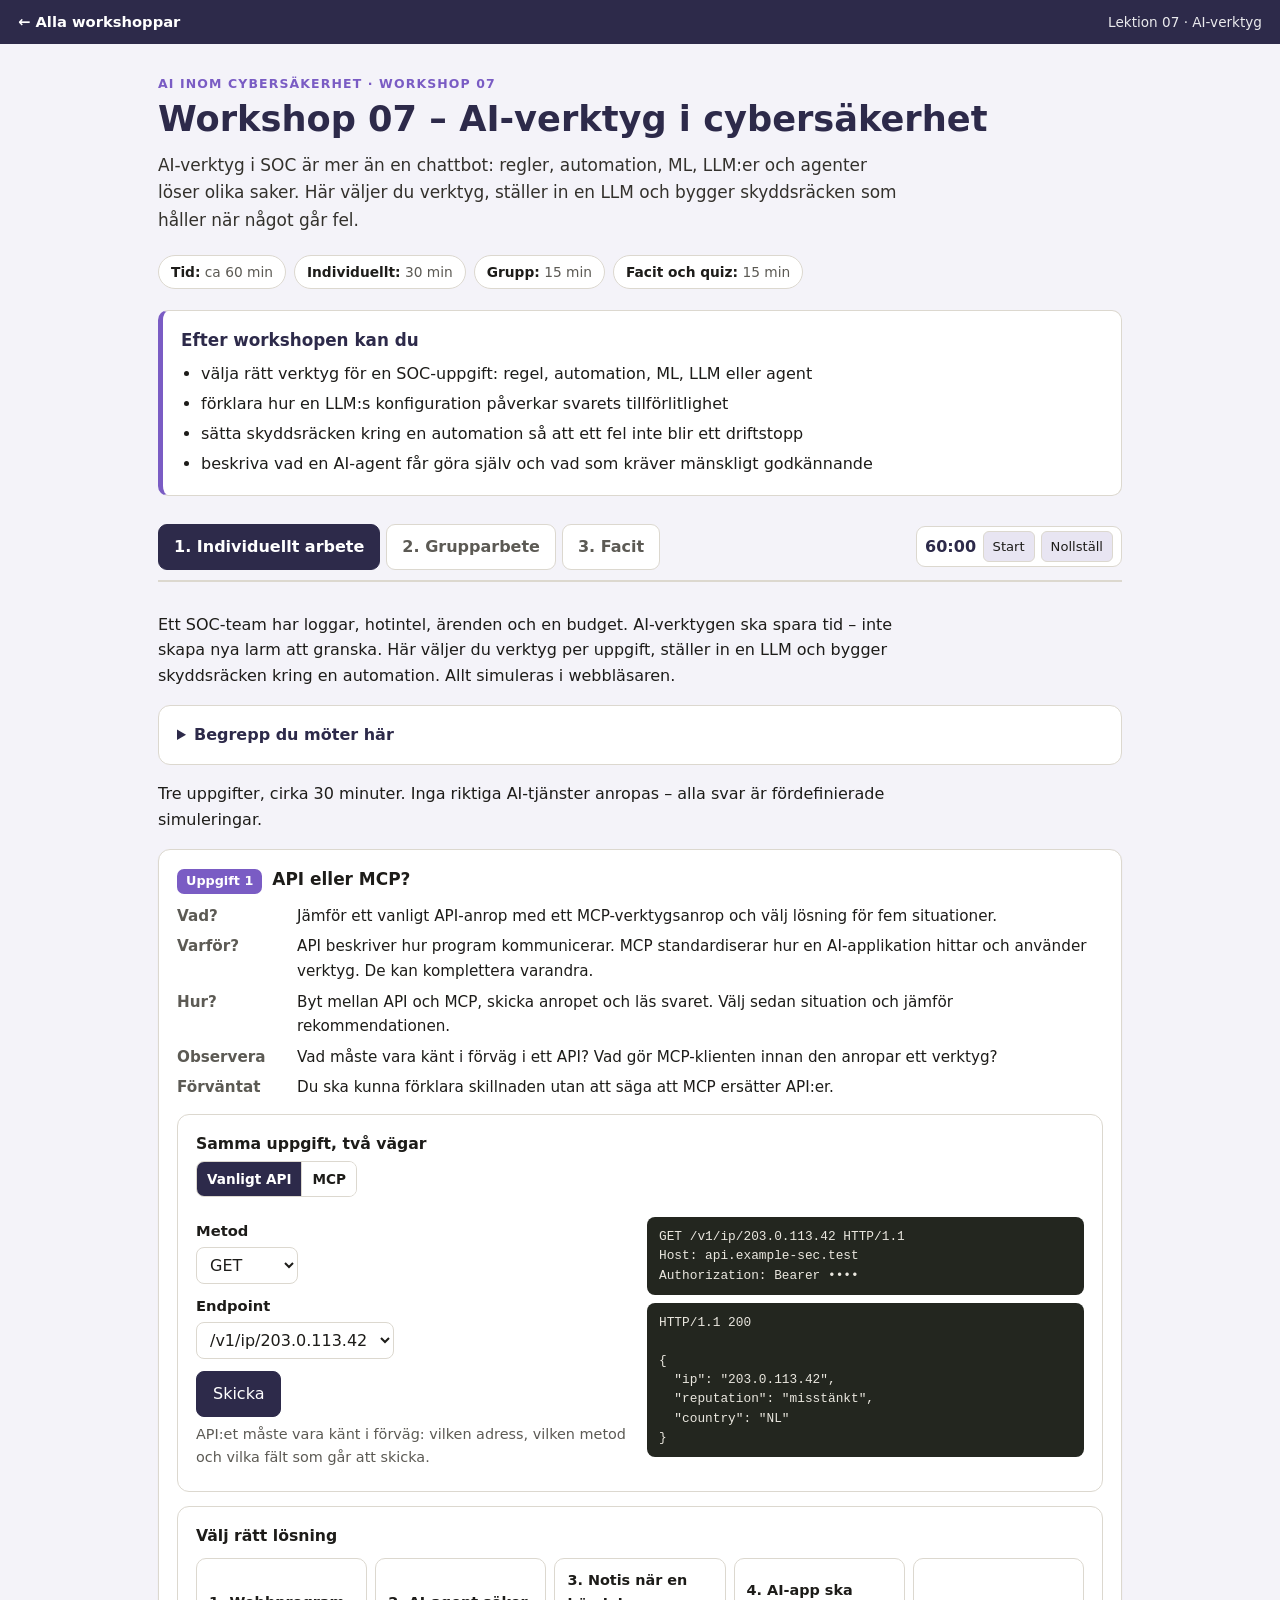
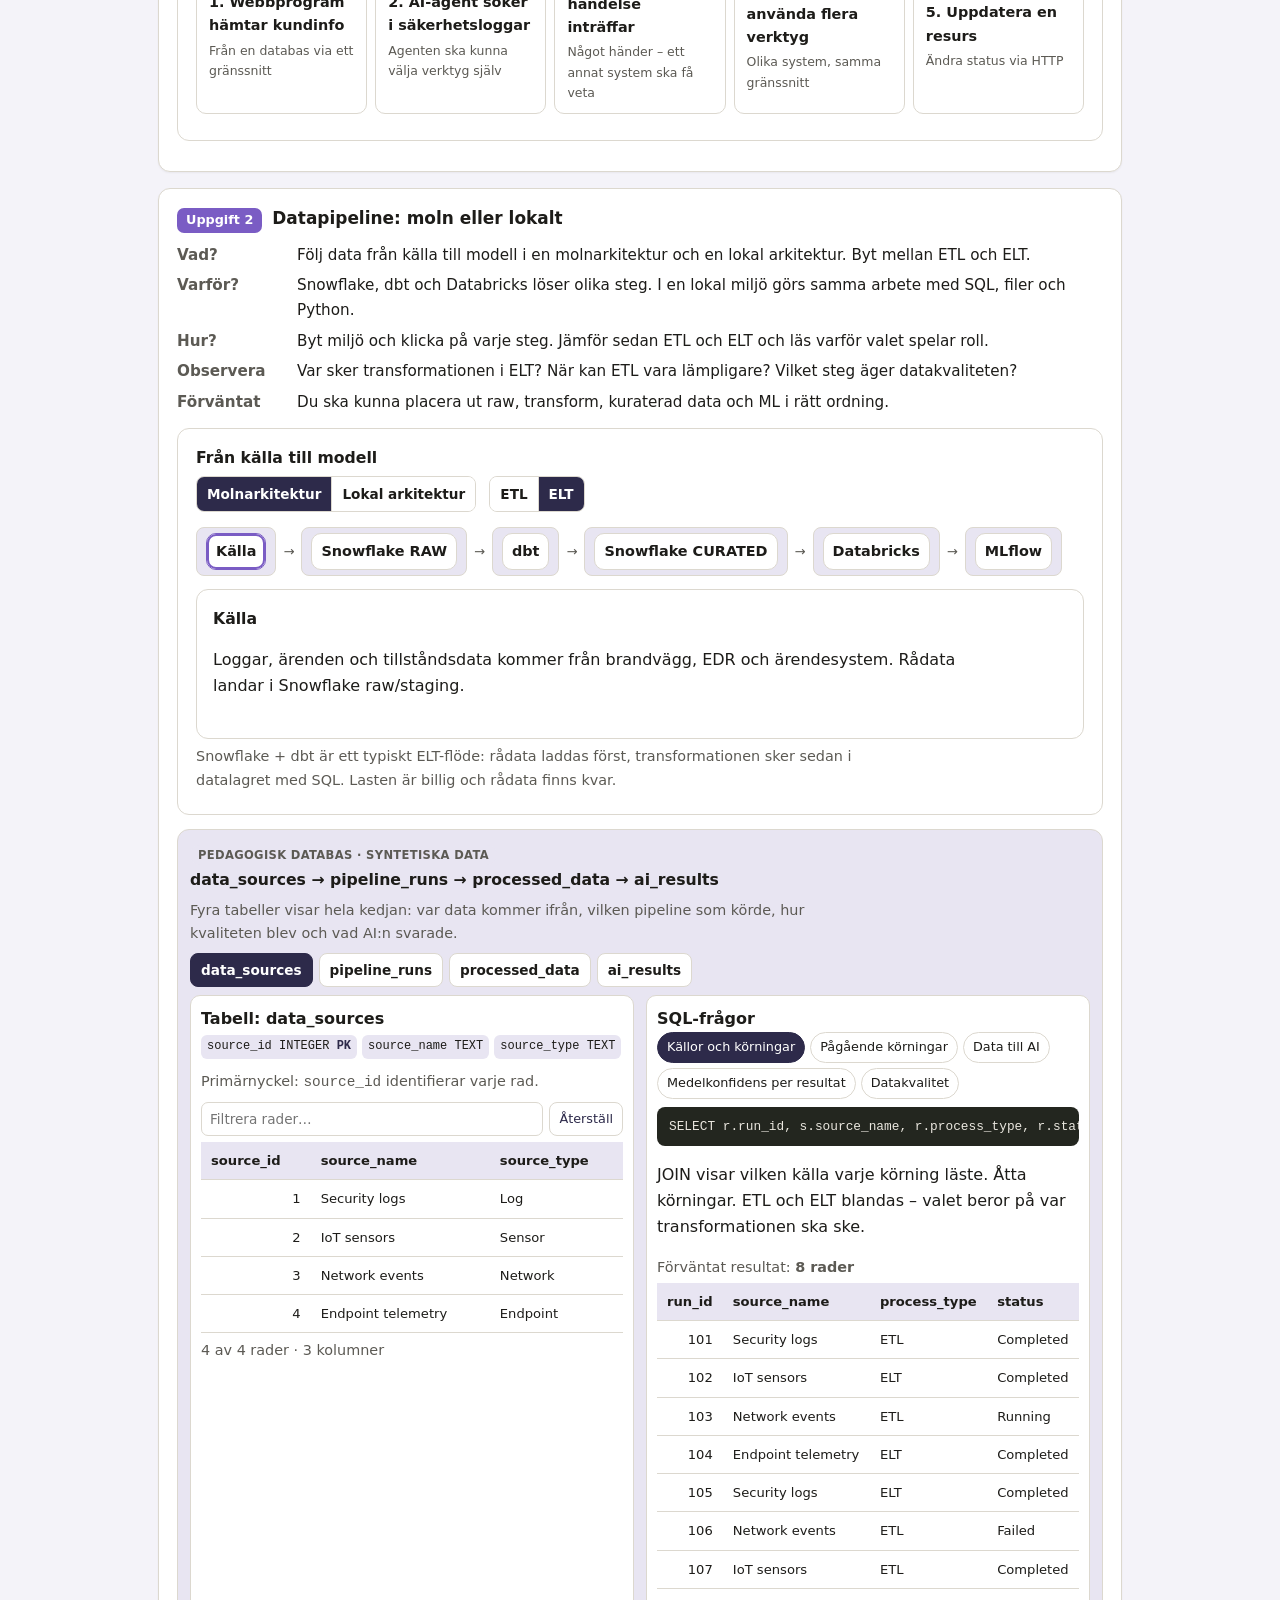
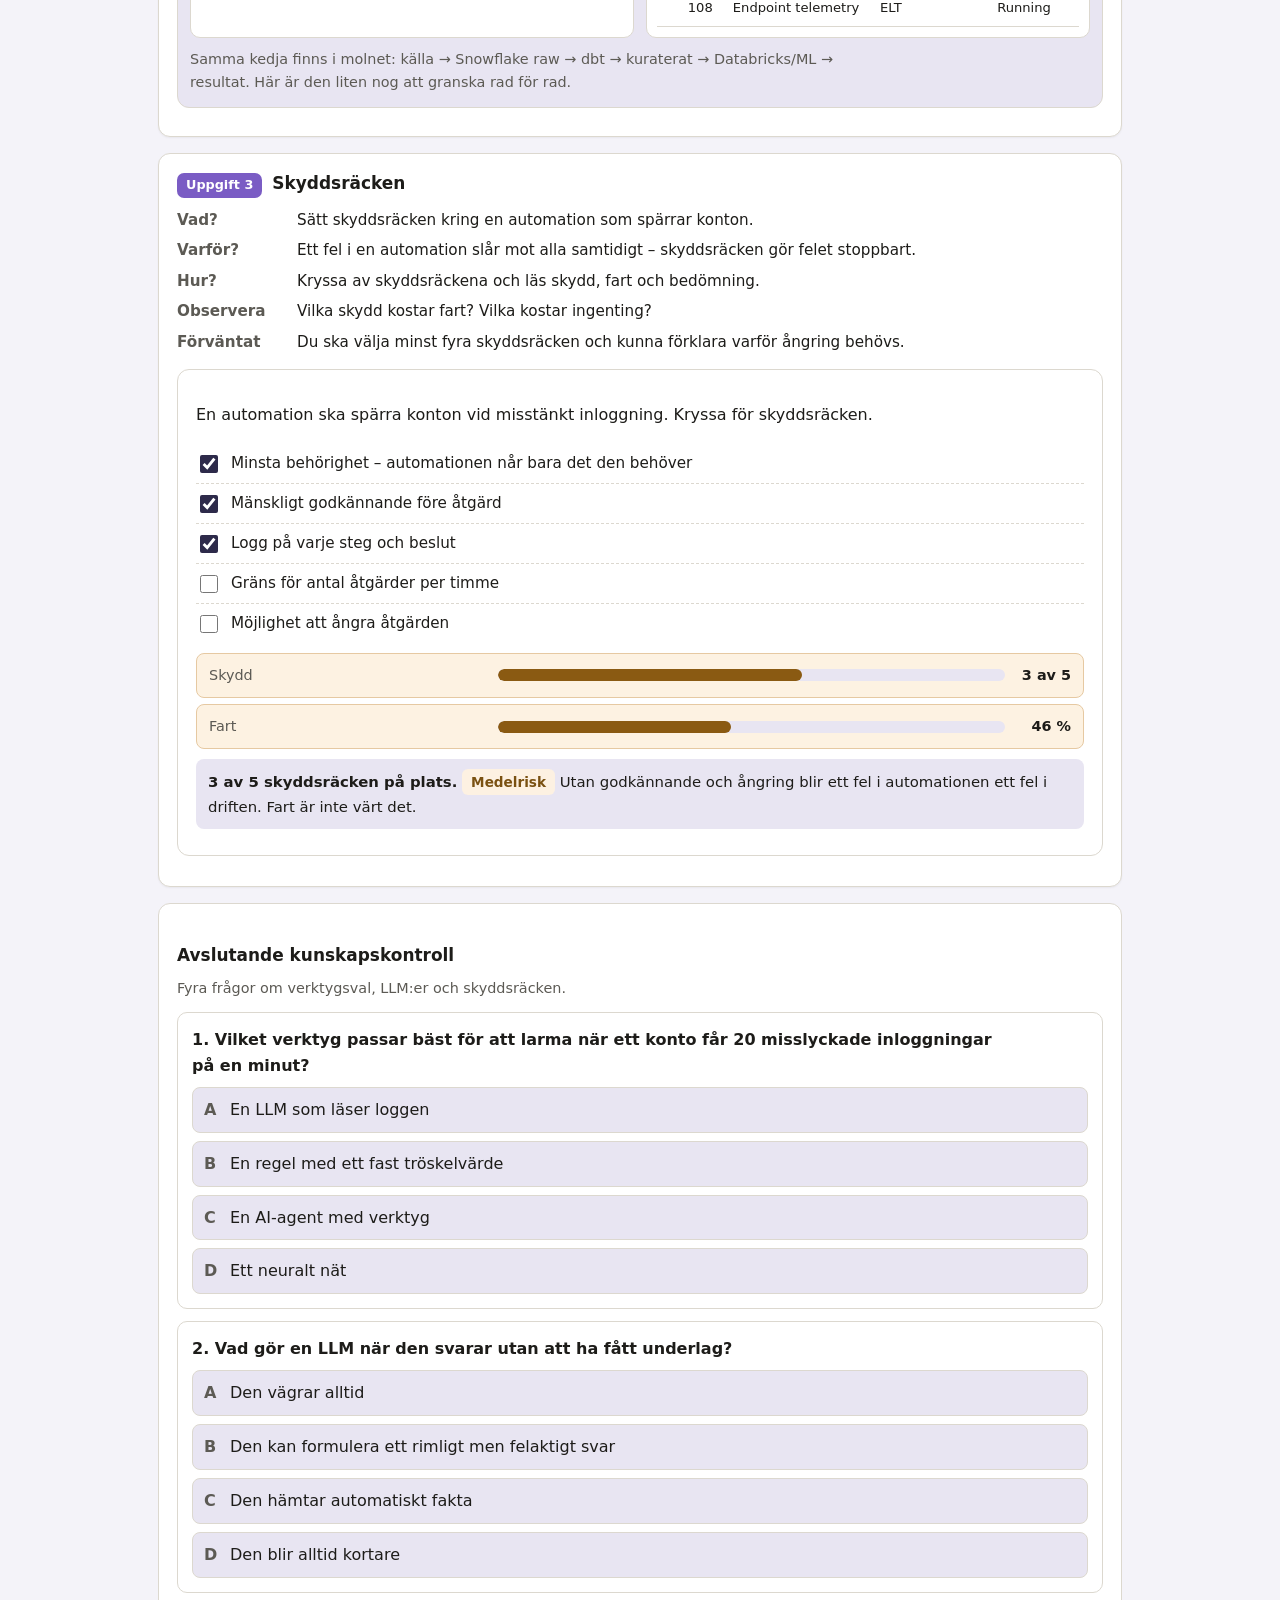
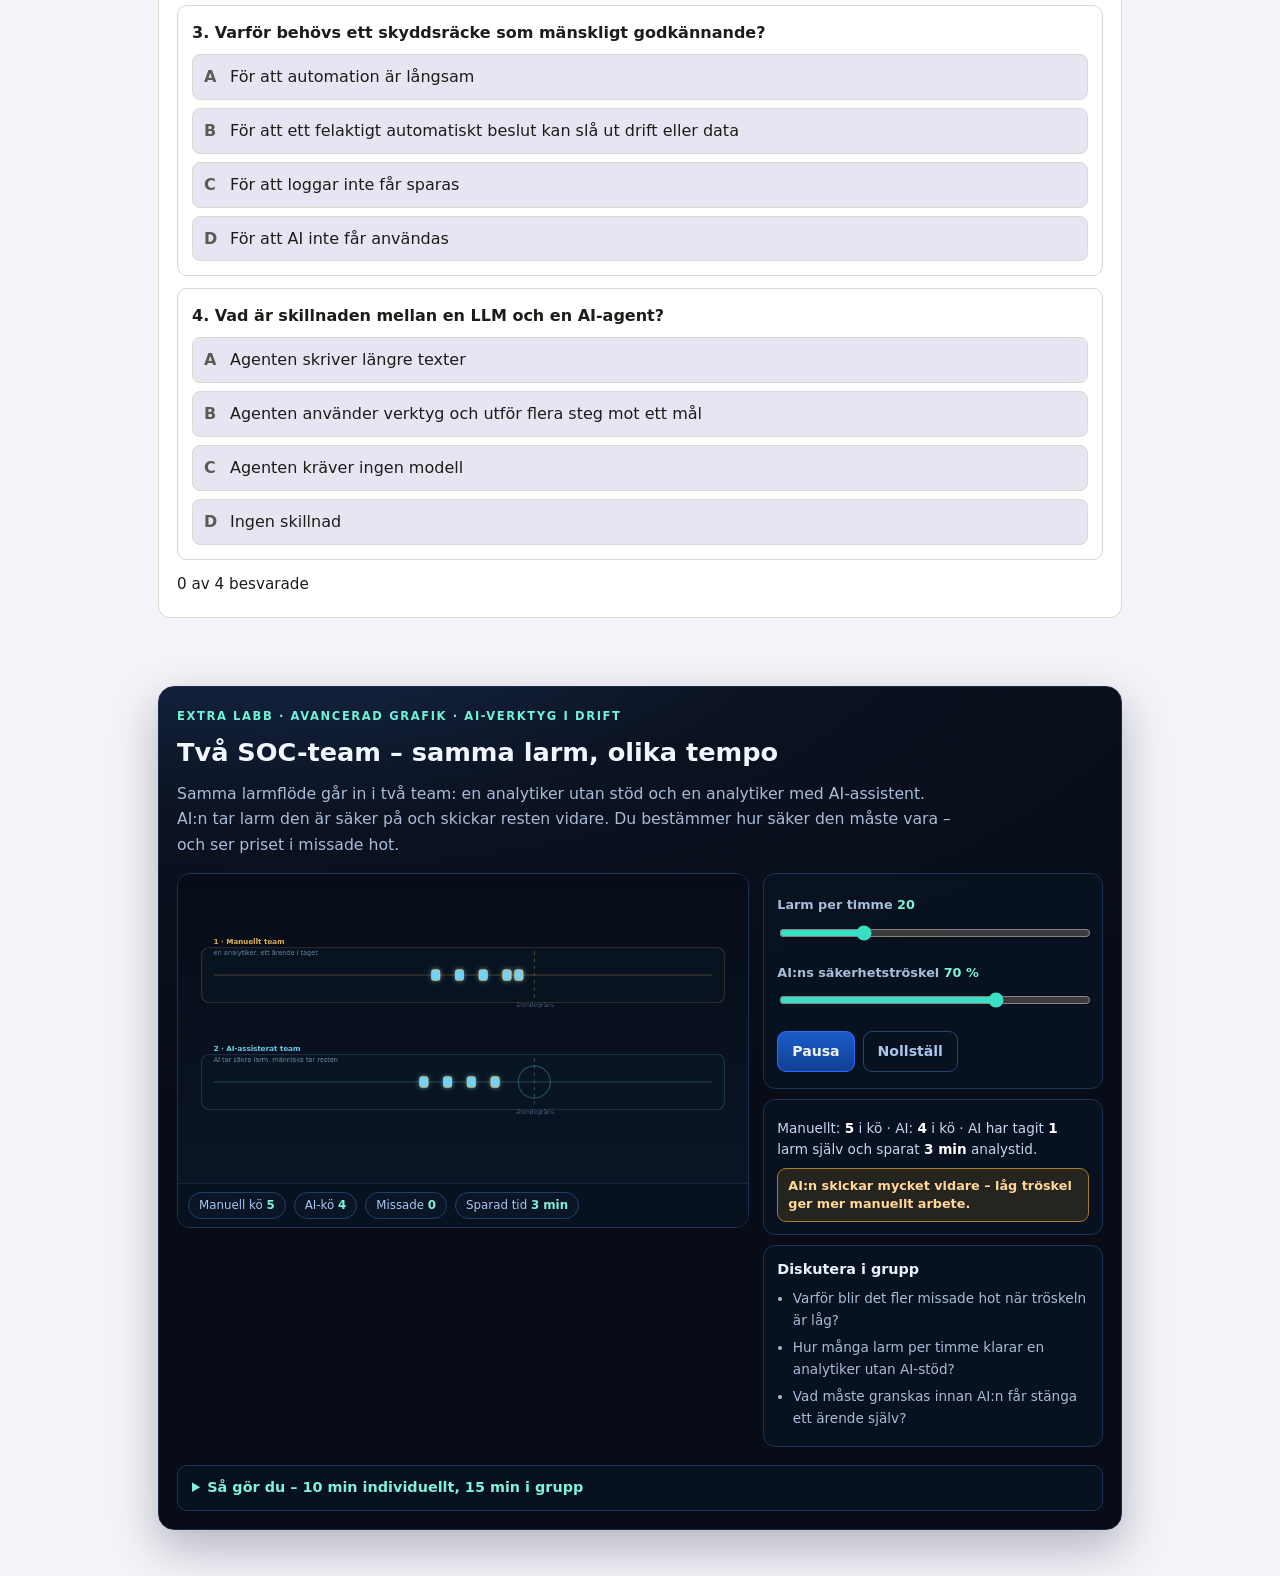
<file: 07_AI-verktyg i cybersäkerhet/03_Workshop/workshop-07-ai-cybersakerhetsverktyg.html>
<!DOCTYPE html>
<html lang="sv">
<head>
<meta charset="utf-8">
<meta name="viewport" content="width=device-width, initial-scale=1">
<title>Workshop 07 – AI-verktyg i cybersäkerhet · AI inom cybersäkerhet</title>
<style>

:root{--bg:#f7f6f2;--card:#fff;--ink:#1d1c19;--muted:#5c5a54;--line:#dcd8cf;
--ok:#1f6b45;--bad:#a32b1c;--warn:#8a5a12;--soft:#efece4;--shadow:0 1px 2px rgba(0,0,0,.05)}
*{box-sizing:border-box}
html{scroll-behavior:smooth}
body{margin:0;background:var(--bg);color:var(--ink);font:16px/1.62 system-ui,-apple-system,"Segoe UI",Roboto,Arial,sans-serif}
img,svg{max-width:100%}
a{color:var(--dark);text-underline-offset:3px}
a:hover{color:var(--acc)}
.skip{position:absolute;left:-9999px}
.skip:focus{left:8px;top:8px;background:#fff;padding:10px;z-index:99;border-radius:8px}
header.top{background:var(--dark);color:#fff;padding:10px 18px;display:flex;gap:14px;align-items:center;justify-content:space-between;flex-wrap:wrap}
header.top a{color:#fff;text-decoration:none;font-weight:600;font-size:.92rem}
header.top a:hover{color:#ffd9c9}
header.top .kicker{font-size:.85rem;opacity:.9}
main{max-width:1000px;margin:0 auto;padding:24px 18px 56px}
.hero{margin:6px 0 18px}
.eyebrow{font-size:.78rem;letter-spacing:.09em;text-transform:uppercase;color:var(--acc);font-weight:700;margin:0 0 4px}
h1{font-size:clamp(1.55rem,3.2vw,2.2rem);line-height:1.18;margin:.1em 0 .35em;color:var(--dark)}
.lead{font-size:1.06rem;max-width:70ch;color:#33312c;margin:.2em 0 1em}
.chips{display:flex;gap:8px;flex-wrap:wrap;margin:0;padding:0;list-style:none}
.chips li{background:var(--card);border:1px solid var(--line);border-radius:999px;padding:5px 12px;font-size:.86rem;color:var(--muted)}
.chips b{color:var(--ink)}
h2{font-size:1.35rem;margin:1.6em 0 .5em;color:var(--dark)}
h3{font-size:1.06rem;margin:1.3em 0 .4em}
h4{font-size:.98rem;margin:1em 0 .3em}
p,li{max-width:74ch}
ul,ol{padding-left:1.25em}
li{margin:.25em 0}
.goals{background:var(--card);border:1px solid var(--line);border-left:5px solid var(--acc);border-radius:10px;padding:14px 18px;margin:16px 0 6px}
.goals h2{margin:.1em 0 .4em;font-size:1.05rem}
.goals ul{margin:0}
.tabs{position:sticky;top:0;z-index:30;background:var(--bg);display:flex;gap:6px;align-items:center;flex-wrap:wrap;
padding:10px 0;border-bottom:2px solid var(--line);margin:18px 0 6px}
.tabs [role=tab]{font:inherit;font-weight:600;cursor:pointer;border:1px solid var(--line);background:var(--card);
color:var(--muted);border-radius:9px;padding:9px 15px}
.tabs [role=tab]:hover{border-color:var(--acc);color:var(--ink)}
.tabs [role=tab][aria-selected=true]{background:var(--dark);border-color:var(--dark);color:#fff}
.tabs [role=tab]:focus-visible,button:focus-visible,select:focus-visible,input:focus-visible,summary:focus-visible,th:focus-visible{outline:3px solid var(--acc);outline-offset:2px}
.timer{margin-left:auto;display:flex;align-items:center;gap:6px;background:var(--card);border:1px solid var(--line);border-radius:9px;padding:4px 8px}
.timer .clock{font-variant-numeric:tabular-nums;font-weight:700;min-width:52px;text-align:center;color:var(--dark)}
.timer.low .clock{color:var(--bad)}
.timer.done .clock{color:var(--warn)}
.timer button{font:inherit;font-size:.82rem;padding:4px 9px;border-radius:6px;border:1px solid var(--line);background:var(--soft);color:var(--ink);cursor:pointer}
.timer button:hover{border-color:var(--acc)}
[role=tabpanel]{padding:8px 0 20px}
[role=tabpanel][hidden]{display:none}
.card{background:var(--card);border:1px solid var(--line);border-radius:12px;padding:16px 18px;margin:14px 0}
.grid2{display:grid;gap:14px;grid-template-columns:repeat(auto-fit,minmax(260px,1fr))}
.task{background:var(--card);border:1px solid var(--line);border-radius:12px;padding:16px 18px;margin:16px 0;box-shadow:var(--shadow)}
.task>h3{margin-top:0;display:flex;gap:10px;align-items:baseline;flex-wrap:wrap}
.task .no{background:var(--acc);color:#fff;border-radius:7px;font-size:.8rem;padding:2px 9px;font-weight:700}
.brief{display:grid;gap:6px;margin:10px 0 14px;font-size:.95rem}
.brief div{display:grid;grid-template-columns:110px 1fr;gap:10px}
.brief dt,.brief b{color:var(--muted);font-weight:600}
.brief span{min-width:0}
@media(max-width:520px){.brief div{grid-template-columns:1fr;gap:0}}
.hint{font-size:.9rem;color:var(--muted);margin:.4em 0}
.note{background:var(--soft);border-radius:8px;padding:10px 12px;font-size:.92rem;margin:12px 0}
.warn{background:#fdf2e2;border:1px solid #e6c9a2;border-radius:8px;padding:10px 12px;font-size:.92rem;margin:12px 0}
button{font:inherit;cursor:pointer;border-radius:8px;border:1px solid var(--dark);background:var(--dark);color:#fff;padding:9px 16px}
button:hover{filter:brightness(1.12)}
button.ghost{background:transparent;color:var(--dark);border-color:var(--line)}
button.ghost:hover{background:var(--soft)}
button:disabled{opacity:.6;cursor:default;filter:none}
.actions{display:flex;gap:10px;flex-wrap:wrap;margin:12px 0 4px}
label.field{display:block;font-weight:600;font-size:.92rem;margin:10px 0 4px}
select,input[type=number],input[type=range],input[type=search]{font:inherit}
select,input[type=number],input[type=search]{padding:7px 9px;border:1px solid var(--line);border-radius:8px;background:#fff;color:var(--ink);max-width:100%}
input[type=range]{width:100%;accent-color:var(--dark);height:28px}
input[type=checkbox],input[type=radio]{accent-color:var(--dark);width:18px;height:18px}
.rangeout{font-variant-numeric:tabular-nums;font-weight:700;color:var(--dark)}
fieldset{border:1px solid var(--line);border-radius:10px;padding:10px 14px;margin:10px 0}
legend{font-weight:600;font-size:.92rem;padding:0 6px}
.checkline{display:flex;gap:10px;align-items:flex-start;padding:7px 0;border-bottom:1px dashed var(--line);font-size:.95rem}
.checkline:last-child{border-bottom:0}
.checkline input{margin-top:4px;flex:none}
.checkline span{flex:1}
.tablewrap{overflow-x:auto;margin:12px 0}
table{width:100%;border-collapse:collapse;font-size:.93rem;min-width:420px}
th,td{text-align:left;padding:8px 10px;border-bottom:1px solid var(--line);vertical-align:top}
th{background:var(--soft);font-weight:600;white-space:nowrap}
th[data-i]{cursor:pointer;user-select:none}
th[data-i]:hover{background:#e6e2d8}
th .arrow{opacity:.45;font-size:.8em}
tbody tr:hover{background:#faf8f3}
tbody tr.good{background:#eaf5ee}
tbody tr.bad{background:#fbecea}
.rownote{font-size:.84rem;color:var(--muted);margin-top:4px}
.filter{margin-bottom:8px;width:min(340px,100%)}
.fb{font-size:.93rem;margin:10px 0;padding:10px 12px;border-radius:8px;background:var(--soft)}
.fb:empty{display:none}
.fb.ok{background:#eaf5ee;border-left:4px solid var(--ok)}
.fb.bad{background:#fbecea;border-left:4px solid var(--bad)}
.fb b{color:var(--ink)}
.whynot{display:block;color:var(--muted);font-size:.88rem;margin-top:2px}
.q{border:1px solid var(--line);border-radius:10px;padding:14px;margin:12px 0;background:#fff}
.qt{font-weight:600;margin:0 0 8px}
.opts{display:grid;gap:8px}
.opt{display:flex;gap:10px;align-items:flex-start;text-align:left;background:var(--soft);border:1px solid var(--line);
color:var(--ink);border-radius:8px;padding:9px 11px;font-weight:400}
.opt:hover:not(:disabled){border-color:var(--acc)}
.opt .k{font-weight:700;color:var(--muted);flex:none}
.opt.correct{border-color:var(--ok);background:#e7f4ec}
.opt.wrong{border-color:var(--bad);background:#fbe7e3}
.opt .k{min-width:1em}
.quizsum{font-size:.95rem;margin:12px 0 4px}
.chart{width:100%;height:auto;background:#fff;border:1px solid var(--line);border-radius:10px}
.chart .grid{stroke:#e5e1d8;stroke-width:1}
.chart .ax{font-size:11px;fill:#6b6862}
.chart .lbl{font-size:12px;fill:#3a3833}
.legend{display:flex;gap:14px;flex-wrap:wrap;font-size:.86rem;color:var(--muted);margin:6px 0 0;padding:0;list-style:none}
.legend i{display:inline-block;width:14px;height:3px;border-radius:2px;margin-right:6px;vertical-align:middle}
.bars{margin:10px 0}
.barrow{display:grid;grid-template-columns:minmax(110px,1.1fr) 2fr minmax(56px,auto);gap:10px;align-items:center;font-size:.9rem;margin:6px 0}
.bl{color:var(--muted)}
.btrack{background:var(--soft);border-radius:999px;height:12px;overflow:hidden}
.bfill{display:block;height:100%;background:var(--dark);border-radius:999px;transition:width .18s ease}
.barrow.ok .bfill{background:var(--ok)}
.barrow.bad .bfill{background:var(--bad)}
.barrow.warn .bfill{background:var(--warn)}
.bv{font-variant-numeric:tabular-nums;font-weight:700;text-align:right}
.cm{display:grid;grid-template-columns:auto 1fr 1fr;gap:6px;margin:12px 0;font-size:.9rem}
.cm .cmh{font-weight:600;color:var(--muted);padding:4px 6px;display:flex;align-items:center}
.cm .cell{border-radius:8px;padding:10px;border:1px solid var(--line);background:#fff}
.cm .cell b{display:block;font-size:1.3rem}
.cm .cell span{font-size:.8rem;color:var(--muted)}
.cm .tp{background:#e6f4ec;border-color:#b6ddc6}
.cm .tn{background:#eef1f0;border-color:#cfd8d3}
.cm .fp{background:#fdf1e2;border-color:#e8cfae}
.cm .fn{background:#fbe8e5;border-color:#e8bcb4}
details{background:var(--card);border:1px solid var(--line);border-radius:10px;padding:12px 16px;margin:12px 0}
details[open]{box-shadow:var(--shadow)}
summary{cursor:pointer;font-weight:600;color:var(--dark)}
details[open] summary{margin-bottom:8px;border-bottom:1px solid var(--line);padding-bottom:8px}
details .why{font-size:.95rem}
details ul{margin:.4em 0}
.tag{display:inline-block;font-size:.72rem;font-weight:700;letter-spacing:.03em;text-transform:uppercase;
border-radius:999px;padding:1px 8px;background:var(--soft);color:var(--muted);vertical-align:middle}
.tag.sim{background:#efe6f5;color:#5b3a72}
.flow{display:flex;gap:8px;flex-wrap:wrap;margin:10px 0;padding:0;list-style:none}
.flow li{background:var(--card);border:1px solid var(--line);border-radius:8px;padding:6px 10px;font-size:.85rem}
.flow li.on{background:var(--dark);color:#fff;border-color:var(--dark)}
.flow li b{font-weight:700}
.stepbtns{display:flex;gap:6px;flex-wrap:wrap;margin:10px 0;padding:0;list-style:none}
.stepbtns button{background:var(--card);color:var(--ink);border:1px solid var(--line);padding:6px 10px;font-size:.86rem;border-radius:8px}
.stepbtns button[aria-pressed=true]{background:var(--dark);color:#fff;border-color:var(--dark)}
.stepinfo{background:var(--card);border:1px solid var(--line);border-left:5px solid var(--acc);border-radius:8px;padding:12px 14px;margin:8px 0;min-height:76px}
.stepinfo h4{margin:0 0 4px}
.riskbadge{display:inline-block;border-radius:6px;padding:2px 9px;font-weight:700;font-size:.85rem}
.riskbadge.low{background:#e6f4ec;color:#1f5c3e}
.riskbadge.mid{background:#fdf1e2;color:#7a5112}
.riskbadge.high{background:#fbe8e5;color:#8c2417}
footer{border-top:1px solid var(--line);margin-top:26px;padding:18px;text-align:center;color:var(--muted);font-size:.83rem}
@media(max-width:640px){main{padding:16px 12px 40px}.tabs{padding:8px 0}.timer{width:100%;justify-content:center}.brief div{grid-template-columns:1fr}th,td{padding:6px 8px}}
@media print{header.top,.tabs,.actions,button{display:none}body{background:#fff}[role=tabpanel][hidden]{display:block!important}main{max-width:none}}
@media(prefers-reduced-motion:reduce){html{scroll-behavior:auto}*{transition:none!important}}

/* --- nya interaktiva komponenter --- */
.figure-wrap{display:grid;gap:16px;grid-template-columns:minmax(240px,0.9fr) minmax(280px,1.1fr);align-items:start}
@media(max-width:760px){.figure-wrap{grid-template-columns:1fr}}
.human{position:relative;background:var(--soft);border:1px solid var(--line);border-radius:14px;padding:8px}
.human svg{display:block;width:100%;height:auto}
.hotspot{position:absolute;transform:translate(-50%,-50%);border:2px solid var(--dark);background:#fff;color:var(--dark);border-radius:999px;font:inherit;font-size:.72rem;font-weight:700;padding:3px 7px;line-height:1.2;cursor:pointer;white-space:nowrap}
.hotspot[aria-pressed=true]{background:var(--dark);color:#fff}
.hotspot:hover{border-color:var(--acc)}
.hotspot:focus-visible{outline:3px solid var(--acc);outline-offset:2px}
.panel{background:var(--card);border:1px solid var(--line);border-radius:12px;padding:14px 16px;min-height:150px}
.panel h4{margin:.1em 0 .4em}
.flows{display:flex;gap:6px;align-items:center;flex-wrap:wrap;margin:10px 0;padding:0;list-style:none}
.flows li{background:var(--soft);border:1px solid var(--line);border-radius:8px;padding:5px 9px;font-size:.82rem}
.flows li.off{opacity:.45;text-decoration:line-through}
.flows .arr{background:none;border:0;color:var(--muted);padding:0 1px}
.code{background:#23261f;color:#eae7df;font-family:ui-monospace,SFMono-Regular,Menlo,Consolas,monospace;font-size:.8rem;line-height:1.5;padding:10px 12px;border-radius:8px;overflow-x:auto;white-space:pre;margin:8px 0}
.code .k{color:#9ec9a8}
.code .s{color:#e6c07b}
.seg{display:inline-flex;border:1px solid var(--line);border-radius:8px;overflow:hidden;flex-wrap:wrap}
.seg button{border:0;border-radius:0;background:var(--card);color:var(--ink);padding:6px 10px;font-size:.85rem;font-weight:600}
.seg button+button{border-left:1px solid var(--line)}
.seg button[aria-pressed=true]{background:var(--dark);color:#fff}
.chips2{display:flex;gap:6px;flex-wrap:wrap;margin:8px 0;padding:0;list-style:none}
.chips2 button{background:var(--card);color:var(--ink);border:1px solid var(--line);border-radius:999px;padding:4px 11px;font-size:.85rem}
.chips2 button[aria-pressed=true]{background:var(--dark);color:#fff;border-color:var(--dark)}
.metricgrid{display:grid;gap:8px;grid-template-columns:repeat(auto-fit,minmax(120px,1fr));margin:10px 0}
.metric{background:var(--soft);border-radius:9px;padding:8px 10px}
.metric b{display:block;font-size:1.25rem;font-variant-numeric:tabular-nums}
.metric span{font-size:.78rem;color:var(--muted)}
.modelgrid{display:grid;gap:8px;grid-template-columns:repeat(auto-fit,minmax(150px,1fr));margin:10px 0}
.modelcard{text-align:left;background:var(--card);color:var(--ink);border:1px solid var(--line);border-radius:10px;padding:10px 12px;font-weight:600;font-size:.9rem}
.modelcard small{display:block;font-weight:400;color:var(--muted);font-size:.78rem;margin-top:3px}
.modelcard[aria-pressed=true]{border-color:var(--acc);box-shadow:inset 0 0 0 2px var(--acc)}
.cards3{display:grid;gap:10px;grid-template-columns:repeat(auto-fit,minmax(190px,1fr));margin:10px 0}
.mini{background:var(--card);border:1px solid var(--line);border-radius:10px;padding:10px 12px;font-size:.88rem}
.mini h5{margin:0 0 4px;font-size:.9rem}
.legendline{display:flex;gap:14px;flex-wrap:wrap;font-size:.8rem;color:var(--muted);margin:4px 0 0}

/* --- databasvy --- */
.db{border:1px solid var(--line);border-radius:12px;padding:12px;background:var(--soft);margin:12px 0}
.db-head h4{margin:0 0 4px}
.db-tabs{display:flex;gap:6px;flex-wrap:wrap;margin:8px 0}
.db-tabs button{background:var(--card);border:1px solid var(--line);color:var(--ink);border-radius:8px;padding:5px 10px;font-size:.85rem;font-weight:600}
.db-tabs button[aria-pressed=true]{background:var(--dark);color:#fff;border-color:var(--dark)}
.db-grid{display:grid;gap:12px;grid-template-columns:minmax(280px,1fr) minmax(280px,1fr)}
@media(max-width:820px){.db-grid{grid-template-columns:1fr}}
.db-box{background:var(--card);border:1px solid var(--line);border-radius:10px;padding:10px}
.schema{display:flex;gap:5px;flex-wrap:wrap;margin:0 0 8px;padding:0;list-style:none}
.schema li{font-size:.75rem;background:var(--soft);border-radius:6px;padding:2px 6px;font-family:ui-monospace,Consolas,monospace}
.schema .key{color:var(--dark);font-weight:700}
.db-tools{display:flex;gap:6px;margin-bottom:6px;flex-wrap:wrap}
.db-tools input{flex:1;min-width:120px;border:1px solid var(--line);border-radius:7px;padding:5px 8px;font:inherit;font-size:.85rem;background:var(--card);color:var(--ink)}
.db-tools button{font-size:.8rem;padding:4px 9px}
.db-scroll{overflow-x:auto}
.db .tbl{font-size:.82rem;min-width:0}
.db .tbl th{white-space:nowrap;cursor:pointer}
.db .tbl td{white-space:nowrap}
.db .tbl td.num{text-align:right;font-variant-numeric:tabular-nums}
.sqlbtns{display:flex;gap:5px;flex-wrap:wrap;margin:0 0 8px}
.sqlbtns button{background:var(--card);border:1px solid var(--line);color:var(--ink);border-radius:999px;padding:4px 9px;font-size:.8rem}
.sqlbtns button[aria-pressed=true]{background:var(--dark);color:#fff;border-color:var(--dark)}
.db-empty{padding:10px;color:var(--muted);font-size:.85rem}
.timeline{list-style:none;margin:8px 0;padding:0 0 0 14px;border-left:3px solid var(--acc)}
.timeline li{margin:0 0 6px;font-size:.85rem;position:relative}
.timeline li:before{content:"";position:absolute;left:-20px;top:6px;width:8px;height:8px;border-radius:50%;background:var(--acc)}
.timeline time{font-weight:700;margin-right:6px}
.featurebox{background:var(--card);border:1px solid var(--line);border-radius:10px;padding:10px;margin-top:10px}
.featurebox .checkline{margin:0 0 2px}
.fitgrid{display:grid;gap:10px;grid-template-columns:repeat(auto-fit,minmax(170px,1fr));margin:10px 0}
.fitgrid .mini svg{width:100%;height:auto;display:block}
.facitbar{display:flex;gap:8px;flex-wrap:wrap;align-items:center;margin:0 0 12px}
.facitbar .hint{margin:0}

:root{--dark:#2d2a4a;--dark2:#211f38;--acc:#7a5cc4;--acc2:#60439f;--bg:#f4f3f9;--soft:#e8e5f2}
/* ===== Extra labb med avancerad grafik (tillagt) ===== */
.lab{margin:34px 0 8px;border-radius:16px;overflow:hidden;border:1px solid #1d2b45;
background:radial-gradient(1200px 520px at 12% -12%,#172c50 0%,#0b1220 46%,#070c16 100%);
color:#dbe7ff;box-shadow:0 18px 46px rgba(8,18,38,.28);padding:20px 0 0}
.lab-eyebrow{margin:0 18px;font-size:.72rem;letter-spacing:.14em;text-transform:uppercase;color:#6ff2d9;font-weight:700}
.lab h2{margin:.25em 18px .3em;color:#f2f7ff;font-size:clamp(1.25rem,2.4vw,1.6rem)}
.lab-lead{margin:0 18px 16px;color:#a8bcd8;max-width:78ch;font-size:.98rem}
.lab-shell{display:grid;grid-template-columns:minmax(0,1.6fr) minmax(250px,.95fr);gap:14px;padding:0 18px 18px}
@media(max-width:860px){.lab-shell{grid-template-columns:1fr}}
.lab-stage{position:relative;border-radius:13px;border:1px solid #1e3355;background:#060b14;overflow:hidden;align-self:start}
.lab-stage canvas{display:block;width:100%;height:auto}
.lab-hud{display:flex;gap:8px;flex-wrap:wrap;padding:8px 10px;border-top:1px solid #16253d;background:#08111f;font-size:.74rem}
.lab-hud span{background:rgba(10,22,40,.9);border:1px solid #23406b;border-radius:999px;padding:3px 10px;color:#a9c6ee}
.lab-hud b{color:#7ff2d6;font-variant-numeric:tabular-nums}
.lab-side{display:grid;gap:10px;align-content:start}
.lab-card{background:rgba(9,19,34,.82);border:1px solid #1e3355;border-radius:12px;padding:12px 13px}
.lab-card>b{display:block;font-size:.9rem;color:#eaf2ff;margin-bottom:6px}
.lab label{display:block;font-size:.8rem;color:#a8bcd8;margin:9px 0 2px;font-weight:600}
.lab output{color:#7ff2d6;font-weight:700;font-variant-numeric:tabular-nums}
.lab input[type=range]{width:100%;accent-color:#38e1c4;height:26px}
.lab input[type=checkbox]{accent-color:#38e1c4;width:17px;height:17px;flex:none}
.lab select{width:100%;padding:7px 9px;border-radius:8px;border:1px solid #26456f;background:#0b1524;color:#dbe7ff;font:inherit;font-size:.88rem}
.lab button{background:linear-gradient(180deg,#1a5cc8,#123f96);border:1px solid #2f6bff;color:#eef4ff;
padding:8px 14px;border-radius:9px;font-size:.88rem;font-weight:600}
.lab button:hover{filter:brightness(1.15)}
.lab button.ghost{background:transparent;border-color:#26456f;color:#a9c6ee}
.lab .actions{display:flex;gap:8px;flex-wrap:wrap;margin-top:10px}
.lab .readout{font-size:.85rem;line-height:1.55;color:#c6d7f2;margin:6px 0}
.lab .readout b{color:#fff}
.lab .verdict{border-radius:9px;padding:8px 10px;font-size:.8rem;font-weight:700;line-height:1.4;
background:rgba(120,150,190,.14);border:1px solid rgba(120,150,190,.3);color:#c6d7f2;margin-top:8px}
.lab .verdict.good{background:rgba(31,140,90,.20);border-color:#2b8a5f;color:#93f2bd}
.lab .verdict.mid{background:rgba(160,110,25,.20);border-color:#a87a2c;color:#ffd79a}
.lab .verdict.bad{background:rgba(180,50,35,.22);border-color:#b5452f;color:#ffb3a7}
.lab .lab-q ul{margin:4px 0 0;padding-left:1.15em;font-size:.85rem;color:#a8bcd8}
.lab .lab-q li{margin:5px 0;max-width:none}
.lab .lab-bar{height:11px;border-radius:999px;background:#0d1b2e;border:1px solid #1e3355;overflow:hidden;margin:8px 0}
.lab .lab-bar>span{display:block;height:100%;width:0;background:#38e1c4;transition:width .2s ease,background .2s ease}
.lab .metricgrid{display:grid;grid-template-columns:1fr 1fr;gap:6px;font-size:.78rem;color:#a8bcd8}
.lab .metricgrid div{background:rgba(6,14,26,.85);border:1px solid #1b2f4d;border-radius:8px;padding:6px 8px}
.lab .metricgrid b{display:block;color:#7ff2d6;font-size:1.05rem;font-variant-numeric:tabular-nums}
.lab .lab-how{margin:0 18px 18px;background:rgba(9,19,34,.82);border:1px solid #1e3355;border-radius:10px;padding:10px 14px;color:#c6d7f2}
.lab .lab-how summary{color:#7ff2d6;font-weight:700;font-size:.9rem}
.lab .lab-how ol{margin:8px 0 0;padding-left:1.3em;font-size:.86rem;color:#a8bcd8}
.lab .lab-how li{margin:4px 0;max-width:none}
@media(max-width:600px){.lab{padding-top:14px}.lab-shell{padding:0 12px 14px}.lab h2,.lab-lead,.lab-eyebrow,.lab-how{margin-left:12px;margin-right:12px}}
@media print{.lab{box-shadow:none;background:#fff;color:#111;border-color:#ccc}}
</style>
</head>
<body>
<a class="skip" href="#main">Hoppa till innehåll</a>
<header class="top">
  <a href="../../index.html" title="Öppnar kursens startsida">&#8592; Alla workshoppar</a>
  <span class="kicker">Lektion 07 · AI-verktyg</span>
</header>
<main id="main">
  <div class="hero">
    <p class="eyebrow">AI inom cybersäkerhet · Workshop 07</p>
    <h1>Workshop 07 – AI-verktyg i cybersäkerhet</h1>
    <p class="lead">AI-verktyg i SOC är mer än en chattbot: regler, automation, ML, LLM:er och agenter löser olika saker. Här väljer du verktyg, ställer in en LLM och bygger skyddsräcken som håller när något går fel.</p>
    <ul class="chips"><li><b>Tid:</b> ca 60 min</li><li><b>Individuellt:</b> 30 min</li><li><b>Grupp:</b> 15 min</li><li><b>Facit och quiz:</b> 15 min</li></ul>
  </div>
  <section class="goals" aria-labelledby="mal">
    <h2 id="mal">Efter workshopen kan du</h2>
    <ul><li>välja rätt verktyg för en SOC-uppgift: regel, automation, ML, LLM eller agent</li><li>förklara hur en LLM:s konfiguration påverkar svarets tillförlitlighet</li><li>sätta skyddsräcken kring en automation så att ett fel inte blir ett driftstopp</li><li>beskriva vad en AI-agent får göra själv och vad som kräver mänskligt godkännande</li></ul>
  </section>
  <nav class="tabs" role="tablist" aria-label="Workshopens tre delar">
    <button type="button" role="tab" id="tab-ind" aria-controls="panel-ind" aria-selected="true" data-panel="ind">1. Individuellt arbete</button>
    <button type="button" role="tab" id="tab-grp" aria-controls="panel-grp" aria-selected="false" tabindex="-1" data-panel="grp">2. Grupparbete</button>
    <button type="button" role="tab" id="tab-fac" aria-controls="panel-fac" aria-selected="false" tabindex="-1" data-panel="fac">3. Facit</button>
    <div class="timer" id="timer" data-minutes="60">
      <span class="clock" id="tOut" aria-live="off">60:00</span>
      <button type="button" id="tStart" aria-pressed="false" title="Starta eller pausa timern">Start</button>
      <button type="button" id="tReset" title="Nollställ timern">Nollställ</button>
    </div>
  </nav>
  <noscript><p class="warn">JavaScript är avstängt. Flikar, simuleringar och facit kräver JavaScript. Slå på det i webbläsaren och ladda om sidan.</p></noscript>
  <section id="panel-ind" role="tabpanel" aria-labelledby="tab-ind" tabindex="0">


<p>Ett SOC-team har loggar, hotintel, ärenden och en budget. AI-verktygen ska spara tid – inte
skapa nya larm att granska. Här väljer du verktyg per uppgift, ställer in en LLM och bygger
skyddsräcken kring en automation. Allt simuleras i webbläsaren.</p>

<details class="card">
  <summary>Begrepp du möter här</summary>
  <ul>
    <li><b>LLM</b> – språkmodell som läser och skriver text.</li>
    <li><b>Prompt</b> – instruktionen du ger modellen.</li>
    <li><b>Token</b> – textbit som modellen räknar; styr kostnad och gräns.</li>
    <li><b>RAG</b> – modellen hämtar först dokument och svarar sedan utifrån dem.</li>
    <li><b>Hallucination</b> – modellen formulerar något som låter rimligt men är fel.</li>
    <li><b>Guardrail</b> – skyddsräcke som begränsar vad ett system får göra.</li>
    <li><b>MLOps</b> – arbetssätt för att driftsätta och övervaka modeller.</li>
    <li><b>API</b> – ett program anropar en tjänst med en bestämd förfrågan och får ett svar.</li>
    <li><b>MCP</b> – ett standardiserat sätt att ge en AI-agent verktyg och data.</li>
    <li><b>SOC</b> – säkerhetscentralen där larm granskas och incidenter hanteras.</li>
  </ul>
</details>


<p>Tre uppgifter, cirka 30 minuter. Inga riktiga AI-tjänster anropas – alla svar är fördefinierade simuleringar.</p>
<article class="task" id="u1">
  <h3><span class="no">Uppgift 1</span> API eller MCP?</h3>
  <dl class="brief">
    <div><dt>Vad?</dt><span>Jämför ett vanligt API-anrop med ett MCP-verktygsanrop och välj lösning för fem situationer.</span></div>
    <div><dt>Varför?</dt><span>API beskriver hur program kommunicerar. MCP standardiserar hur en AI-applikation hittar och använder verktyg. De kan komplettera varandra.</span></div>
    <div><dt>Hur?</dt><span>Byt mellan API och MCP, skicka anropet och läs svaret. Välj sedan situation och jämför rekommendationen.</span></div>
    <div><dt>Observera</dt><span>Vad måste vara känt i förväg i ett API? Vad gör MCP-klienten innan den anropar ett verktyg?</span></div>
    <div><dt>Förväntat</dt><span>Du ska kunna förklara skillnaden utan att säga att MCP ersätter API:er.</span></div>
  </dl>
  
<div class="card">
  <h4 style="margin-top:0">Samma uppgift, två vägar</h4>
  <div class="seg" role="group" aria-label="Välj API eller MCP">
    <button type="button" id="mc-api" aria-pressed="true">Vanligt API</button>
    <button type="button" id="mc-mcp" aria-pressed="false">MCP</button>
  </div>
  <div id="mc-panel" style="margin-top:12px"></div>
</div>
<div class="card">
  <h4 style="margin-top:0">Välj rätt lösning</h4>
  <div class="modelgrid" id="mc-scen">
    <button type="button" class="modelcard" data-sc="1">1. Webbprogram hämtar kundinfo<small>Från en databas via ett gränssnitt</small></button>
    <button type="button" class="modelcard" data-sc="2">2. AI-agent söker i säkerhetsloggar<small>Agenten ska kunna välja verktyg själv</small></button>
    <button type="button" class="modelcard" data-sc="3">3. Notis när en händelse inträffar<small>Något händer – ett annat system ska få veta</small></button>
    <button type="button" class="modelcard" data-sc="4">4. AI-app ska använda flera verktyg<small>Olika system, samma gränssnitt</small></button>
    <button type="button" class="modelcard" data-sc="5">5. Uppdatera en resurs<small>Ändra status via HTTP</small></button>
  </div>
  <div id="mc-out" aria-live="polite"></div>
</div>

</article>
<article class="task" id="u2">
  <h3><span class="no">Uppgift 2</span> Datapipeline: moln eller lokalt</h3>
  <dl class="brief">
    <div><dt>Vad?</dt><span>Följ data från källa till modell i en molnarkitektur och en lokal arkitektur. Byt mellan ETL och ELT.</span></div>
    <div><dt>Varför?</dt><span>Snowflake, dbt och Databricks löser olika steg. I en lokal miljö görs samma arbete med SQL, filer och Python.</span></div>
    <div><dt>Hur?</dt><span>Byt miljö och klicka på varje steg. Jämför sedan ETL och ELT och läs varför valet spelar roll.</span></div>
    <div><dt>Observera</dt><span>Var sker transformationen i ELT? När kan ETL vara lämpligare? Vilket steg äger datakvaliteten?</span></div>
    <div><dt>Förväntat</dt><span>Du ska kunna placera ut raw, transform, kuraterad data och ML i rätt ordning.</span></div>
  </dl>
  
<div class="card">
  <h4 style="margin-top:0">Från källa till modell</h4>
  <div class="seg" role="group" aria-label="Miljö">
    <button type="button" id="pl-cloud" aria-pressed="true">Molnarkitektur</button>
    <button type="button" id="pl-local" aria-pressed="false">Lokal arkitektur</button>
  </div>
  <div class="seg" role="group" aria-label="ETL eller ELT" style="margin-left:8px">
    <button type="button" id="pl-etl" aria-pressed="false">ETL</button>
    <button type="button" id="pl-elt" aria-pressed="true">ELT</button>
  </div>
  <ol class="flows" id="pl-flow" style="margin-top:12px"></ol>
  <div class="panel" id="pl-panel" aria-live="polite"></div>
  <p class="hint" id="pl-note"></p>
</div>
<div class="db" data-db="07"></div>
</article>
<article class="task" id="u3">
  <h3><span class="no">Uppgift 3</span> Skyddsräcken</h3>
  <dl class="brief">
    <div><dt>Vad?</dt><span>Sätt skyddsräcken kring en automation som spärrar konton.</span></div>
    <div><dt>Varför?</dt><span>Ett fel i en automation slår mot alla samtidigt – skyddsräcken gör felet stoppbart.</span></div>
    <div><dt>Hur?</dt><span>Kryssa av skyddsräckena och läs skydd, fart och bedömning.</span></div>
    <div><dt>Observera</dt><span>Vilka skydd kostar fart? Vilka kostar ingenting?</span></div>
    <div><dt>Förväntat</dt><span>Du ska välja minst fyra skyddsräcken och kunna förklara varför ångring behövs.</span></div>
  </dl>
  <div id="u3-guard"></div>
</article>

    <section class="card" id="quiz">
      <noscript><p class="warn">Quizet kräver JavaScript.</p></noscript>
    </section>
  </section>
  <section id="panel-grp" role="tabpanel" aria-labelledby="tab-grp" tabindex="0" hidden>

<h2>Uppgift 4 – Agenten i larmkön</h2>
<div class="task">
  <h3><span class="no">Gruppuppgift</span> 180 larm före lunch</h3>
  <p>Ett team får 180 larm per dag och har två analytiker. Gruppen ska införa en AI-agent som
  sorterar larmen, hämtar kontext och föreslår åtgärder. Bestäm agentens mandat.</p>
  <dl class="brief">
    <div><dt>Tid</dt><span>15 minuter beslut, 5 minuter redovisning.</span></div>
    <div><dt>Roller</dt><span>Ordförande, skeptiker, sekreterare, rapportör.</span></div>
    <div><dt>Krav</dt><span>Ett beslut per fråga och en mening om varför.</span></div>
  </dl>
</div>
<div class="card">
  <label class="field" for="g-1">1. Vad får agenten göra?</label>
  <select id="g-1">
    <option value="read">Bara läsa och sammanfatta</option>
    <option value="suggest" selected>Läsa, sammanfatta och föreslå åtgärd</option>
    <option value="act">Även verkställa lågriskåtgärder själv</option>
  </select>
  <label class="field" for="g-2">2. Vilka verktyg får den använda?</label>
  <select id="g-2">
    <option value="all">Alla API:er, inklusive brandvägg och kontoadministration</option>
    <option value="readonly" selected>Läsbehörighet till loggar, ärenden och hotintel</option>
    <option value="none">Inga verktyg alls</option>
  </select>
  <label class="field" for="g-3">3. Hur granskas agenten?</label>
  <select id="g-3">
    <option value="sample" selected>Veckovis stickprov på 20 ärenden och logg på varje steg</option>
    <option value="none">Ingen granskning – den är ju snabb</option>
    <option value="all">Varje ärende granskas manuellt före och efter</option>
  </select>
  <div class="actions"><button type="button" id="g-run">Visa konsekvenser</button></div>
  <div id="g-out" aria-live="polite"></div>
</div>
<h3>Redovisa på 2 minuter</h3>
<ol><li>Vilket mandat fick agenten?</li><li>Vad händer om den har fel i 5 procent av fallen?</li><li>Vilken åtgärd får aldrig automatiseras?</li></ol>

  </section>
  <section id="panel-fac" role="tabpanel" aria-labelledby="tab-fac" tabindex="0" hidden>
    <div class="facitbar">
      <button type="button" id="facOpenAll">Öppna alla facit</button>
      <button type="button" class="ghost" id="facCloseAll">Fäll ihop alla</button>
      <span class="hint">Facit kan öppnas när som helst – du behöver inte svara först.</span>
    </div>

<p>Öppna en uppgift i taget och jämför med ditt eget svar.</p>
<div id="facit-lista"></div>
<h2>Kom ihåg</h2>
<ul>
  <li>Välj det enklaste verktyget som löser uppgiften. En regel som räcker ska inte ersättas av en LLM.</li>
  <li>En LLM utan underlag gissar. Ge den loggar och policy, och kräv att den visar var den fick svaret.</li>
  <li>Skyddsräcken är inte byråkrati – de gör att ett fel går att stoppa och förstå.</li>
  <li>Människan ansvarar. Agenten kan föreslå, men aldrig äga konsekvensen.</li>
</ul>

  </section>

<script>(function(){if(!window.CanvasRenderingContext2D||!CanvasRenderingContext2D.prototype||CanvasRenderingContext2D.prototype.roundRect)return;
CanvasRenderingContext2D.prototype.roundRect=function(x,y,w,h,r){r=Math.min(typeof r==="number"?r:0,w/2,h/2);
this.beginPath();this.moveTo(x+r,y);this.arcTo(x+w,y,x+w,y+h,r);this.arcTo(x+w,y+h,x,y+h,r);
this.arcTo(x,y+h,x,y,r);this.arcTo(x,y,x+w,y,r);this.closePath();return this;};})();</script>
<section class="lab" id="lab-extra-7" aria-labelledby="lab7-h">
  <p class="lab-eyebrow">Extra labb · avancerad grafik · AI-verktyg i drift</p>
  <h2 id="lab7-h">Två SOC-team – samma larm, olika tempo</h2>
  <p class="lab-lead">Samma larmflöde går in i två team: en analytiker utan stöd och en analytiker med AI-assistent. AI:n tar larm den är säker på och skickar resten vidare. Du bestämmer hur säker den måste vara – och ser priset i missade hot.</p>
  <div class="lab-shell">
    <div class="lab-stage">
      <canvas id="lab7cv" width="960" height="520" role="img" aria-label="Två larmbanor, en manuell och en AI-assisterad, med kö och genomströmning"></canvas>
      <div class="lab-hud">
        <span>Manuell kö <b id="lab7mq">0</b></span>
        <span>AI-kö <b id="lab7aq">0</b></span>
        <span>Missade <b id="lab7miss">0</b></span>
        <span>Sparad tid <b id="lab7save">0 min</b></span>
      </div>
    </div>
    <div class="lab-side">
      <div class="lab-card">
        <label for="lab7vol">Larm per timme <output id="lab7volv">20</output></label>
        <input type="range" id="lab7vol" min="6" max="60" value="20">
        <label for="lab7th">AI:ns säkerhetströskel <output id="lab7thv">70 %</output></label>
        <input type="range" id="lab7th" min="10" max="95" value="70">
        <div class="actions">
          <button type="button" id="lab7run">Pausa</button>
          <button type="button" class="ghost" id="lab7reset">Nollställ</button>
        </div>
      </div>
      <div class="lab-card">
        <div class="readout" id="lab7read">Startar…</div>
        <div class="verdict mid" id="lab7verdict"></div>
      </div>
      <div class="lab-card lab-q">
        <b>Diskutera i grupp</b>
        <ul>
          <li>Varför blir det fler missade hot när tröskeln är låg?</li>
          <li>Hur många larm per timme klarar en analytiker utan AI-stöd?</li>
          <li>Vad måste granskas innan AI:n får stänga ett ärende själv?</li>
        </ul>
      </div>
    </div>
  </div>
  <details class="lab-how">
    <summary>Så gör du – 10 min individuellt, 15 min i grupp</summary>
    <ol>
      <li>Kör med 20 larm/timme och tröskel 70 %. Läs av köerna efter en stund.</li>
      <li>Höj till 60 larm/timme. Vad händer med den manuella kön?</li>
      <li>Sänk tröskeln till 20 %. Följ antalet missade hot.</li>
      <li>Skriv ner vilken tröskel du skulle välja i en verksamhet med dygnet-runt-drift – och varför.</li>
    </ol>
  </details>
</section>
<script>
(function(){
  var cv=document.getElementById("lab7cv"),cx=cv.getContext("2d");
  var W=960,H=520,$=function(i){return document.getElementById(i)};
  var st={vol:20,th:70,run:true,alerts:[],t:0,mt:0,at:0,mq:0,aq:0,busyM:0,busyA:0,
          done:0,auto:0,miss:0,saved:0,spawn:0,flashA:0,flashM:0};

  function spawn(){
    var crit=Math.random()<0.22;
    var conf=crit?45+Math.random()*55:Math.random()*100;
    var a={crit:crit,conf:conf,x:70,y:0,lane:0,state:"move",done:false};
    st.alerts.push({crit:crit,conf:conf,x:70,lane:"m",state:"move"});
    st.alerts.push({crit:crit,conf:conf,x:70,lane:"a",state:"move"});
  }

  var SVC=1.5,SPEED=250,STOPX=600;
  function step(dt){
    st.t+=dt;
    var perSec=st.vol/3600*60; // 1 sekund = 1 minut simulert
    st.spawn+=dt*perSec;
    while(st.spawn>=1){st.spawn-=1;spawn();}

    var i,a,mq=[],aq=[];
    for(i=0;i<st.alerts.length;i++){
      a=st.alerts[i];
      if(a.state==="move"){
        a.x+=SPEED*dt;
        if(a.x>=STOPX){a.x=STOPX;a.state="wait";}
      }
      if(a.state==="wait"){if(a.lane==="m")mq.push(a);else aq.push(a);}
    }
    st.mq=mq.length;st.aq=aq.length;

    // manuell analytiker
    if(st.busyM>0){st.busyM-=dt;}
    else if(mq.length){
      var pick=mq[0];pick.state="done";st.busyM=SVC;st.done++;st.mt+=3;
      st.alerts.splice(st.alerts.indexOf(pick),1);
    }
    // AI-lane
    if(st.busyA>0){st.busyA-=dt;}
    for(i=0;i<aq.length;i++){
      var q=aq[i];
      if(q.conf>=st.th){
        // AI hanterar själv
        st.auto++;st.saved+=2.8;st.flashA=0.5;
        if(q.crit&&Math.random()<0.1){st.miss++;}
        st.alerts.splice(st.alerts.indexOf(q),1);
      }
    }
    aq=st.alerts.filter(function(x){return x.lane==="a"&&x.state==="wait"});
    st.aq=aq.length;
    if(st.busyA<=0&&aq.length){
      var q2=aq[0];q2.state="done";st.busyA=SVC*0.6;st.done++;
      st.alerts.splice(st.alerts.indexOf(q2),1);
    }

    // rensa
    for(i=st.alerts.length-1;i>=0;i--)if(st.alerts[i].x>W)st.alerts.splice(i,1);
    if(st.flashA>0)st.flashA-=dt*1.5;
  }

  function lane(y,label,sub,color,q){
    cx.fillStyle="rgba(9,20,34,.85)";
    cx.beginPath();cx.roundRect(40,y-46,W-80,92,12);cx.fill();
    cx.strokeStyle=color+".28)";cx.lineWidth=1.2;cx.stroke();
    // band
    cx.strokeStyle=color+".18)";cx.lineWidth=2;
    cx.beginPath();cx.moveTo(60,y);cx.lineTo(W-60,y);cx.stroke();
    cx.fillStyle=color+".9)";cx.font="700 12px system-ui,Segoe UI,Arial";
    cx.fillText(label,60,y-52);
    cx.fillStyle="rgba(170,205,245,.6)";cx.font="11px system-ui,Segoe UI,Arial";
    cx.fillText(sub,60,y-34);
    // kömarkör
    cx.setLineDash([6,6]);cx.strokeStyle=color+".25)";
    cx.beginPath();cx.moveTo(STOPX,y-40);cx.lineTo(STOPX,y+40);cx.stroke();cx.setLineDash([]);
    cx.fillStyle="rgba(170,205,245,.45)";cx.font="10px system-ui,Segoe UI,Arial";
    cx.fillText("ärende­gräns",STOPX-30,y+54);
  }

  function chip(a,x,y){
    var col=a.crit?"rgba(255,90,90,":"rgba(120,220,255,";
    var w=a.crit?18:14;
    cx.beginPath();cx.roundRect(x-w/2,y-9,w,18,4);
    cx.fillStyle=col+".9)";cx.shadowColor=col+".8)";cx.shadowBlur=a.crit?14:8;cx.fill();cx.shadowBlur=0;
    if(a.state==="wait"){cx.strokeStyle="rgba(255,196,90,.8)";cx.lineWidth=1.6;cx.stroke();}
  }

  function draw(){
    var g=cx.createLinearGradient(0,0,0,H);
    g.addColorStop(0,"#070d18");g.addColorStop(1,"#0b1526");
    cx.fillStyle=g;cx.fillRect(0,0,W,H);

    lane(170,"1 · Manuellt team","en analytiker, ett ärende i taget","rgba(255,196,90,",st.mq);
    lane(350,"2 · AI-assisterat team","AI tar säkra larm, människa tar resten","rgba(120,230,255,",st.aq);

    var i,a;
    for(i=0;i<st.alerts.length;i++){
      a=st.alerts[i];
      var y=a.lane==="m"?170:350;
      var x=a.state==="wait"?(a.lane==="m"?(STOPX-26-Math.min(20,st.alerts.indexOf(a)%20)*20):(STOPX-26-Math.min(20,i%20)*20)):a.x;
      chip(a,x,y);
    }
    // AI-blixt
    if(st.flashA>0){
      cx.beginPath();cx.arc(STOPX,350,18+ (0.5-st.flashA)*90,0,6.284);
      cx.strokeStyle="rgba(120,230,255,"+(st.flashA*0.7)+")";cx.lineWidth=2;cx.stroke();
    }

    // mätare
    var savedMin=Math.max(0,Math.round(st.saved));
    $("lab7mq").textContent=st.mq;
    $("lab7aq").textContent=st.aq;
    $("lab7miss").textContent=st.miss;
    $("lab7save").textContent=savedMin+" min";
    $("lab7read").innerHTML="Manuellt: <b>"+st.mq+"</b> i kö · AI: <b>"+st.aq+"</b> i kö · "+
      "AI har tagit <b>"+st.auto+"</b> larm själv och sparat <b>"+savedMin+" min</b> analystid.";
    var v=$("lab7verdict");
    if(st.miss>3){v.className="verdict bad";v.textContent="AI:n stänger ärenden den inte borde – "+st.miss+" kritiska larm missades.";}
    else if(st.mq>8){v.className="verdict mid";v.textContent="Manuella teamet drunknar. AI:n avlastar men kön växer ändå.";}
    else if(st.aq>3){v.className="verdict mid";v.textContent="AI:n skickar mycket vidare – låg tröskel ger mer manuellt arbete.";}
    else{v.className="verdict good";v.textContent="Balans: kort kö och få missade larm.";}
  }

  function loop(ts){
    var now=ts||performance.now();
    if(!loop.last)loop.last=now;
    var dt=Math.min(0.05,(now-loop.last)/1000);loop.last=now;
    if(st.run)step(dt);
    draw();requestAnimationFrame(loop);
  }

  $("lab7vol").addEventListener("input",function(){st.vol=+this.value;$("lab7volv").textContent=this.value;});
  $("lab7th").addEventListener("input",function(){st.th=+this.value;$("lab7thv").textContent=this.value+" %";});
  $("lab7run").addEventListener("click",function(){st.run=!st.run;this.textContent=st.run?"Pausa":"Kör";});
  $("lab7reset").addEventListener("click",function(){
    st.alerts=[];st.mq=0;st.aq=0;st.done=0;st.auto=0;st.miss=0;st.saved=0;st.spawn=0;st.busyM=0;st.busyA=0;
  });
  for(var i=0;i<6;i++)spawn();
  loop();
})();
</script>

</main>


<script>
var WS=(function(){
"use strict";
function $(s,r){return (r||document).querySelector(s)}
function $$(s,r){return Array.prototype.slice.call((r||document).querySelectorAll(s))}
function esc(s){return String(s).replace(/[&<>"]/g,function(c){return {"&":"&amp;","<":"&lt;",">":"&gt;",'"':"&quot;"}[c]})}
function fmt(n,d){if(!isFinite(n))return "\u2013";return n.toFixed(d==null?2:d).replace(".",",")}
function num(v){return Number(String(v).replace(",","."))}

/* ---------- flikar ---------- */
function initTabs(){
  var btns=$$('.tabs [role="tab"]');
  if(!btns.length)return;
  function show(id,setHash){
    btns.forEach(function(b){
      var on=b.getAttribute("data-panel")===id;
      b.setAttribute("aria-selected",on?"true":"false");
      b.tabIndex=on?0:-1;
    });
    $$('[role="tabpanel"]').forEach(function(p){p.hidden=p.id!=="panel-"+id});
    if(setHash){try{history.replaceState(null,"","#"+id)}catch(e){}}
  }
  btns.forEach(function(b,i){
    b.addEventListener("click",function(){show(b.getAttribute("data-panel"),true)});
    b.addEventListener("keydown",function(e){
      var n=null;
      if(e.key==="ArrowRight")n=(i+1)%btns.length;
      if(e.key==="ArrowLeft")n=(i-1+btns.length)%btns.length;
      if(e.key==="Home")n=0;
      if(e.key==="End")n=btns.length-1;
      if(n!==null){e.preventDefault();btns[n].focus();show(btns[n].getAttribute("data-panel"),true)}
    });
  });
  var h=(location.hash||"").replace("#","");
  var ok=btns.some(function(b){return b.getAttribute("data-panel")===h});
  show(ok?h:"ind",false);
}

/* ---------- timer ---------- */
function initTimer(){
  var box=$("#timer"); if(!box)return;
  var total=(parseInt(box.getAttribute("data-minutes"),10)||60)*60;
  var left=total,id=null;
  var out=$("#tOut"),st=$("#tStart"),rs=$("#tReset");
  function paint(){
    var m=Math.floor(left/60),s=left%60;
    out.textContent=(m<10?"0":"")+m+":"+(s<10?"0":"")+s;
    box.classList.toggle("low",left>0&&left<=300);
  }
  function stop(){
    if(id){clearInterval(id);id=null}
    st.textContent=left===0?"Klar":"Forts\u00e4tt";
    st.setAttribute("aria-pressed","false");
  }
  st.addEventListener("click",function(){
    if(id){stop();return}
    if(left===0){left=total;box.classList.remove("done");paint()}
    id=setInterval(function(){
      if(left>0){left--;paint()}
      if(left===0){stop();box.classList.add("done");st.textContent="Klar"}
    },1000);
    st.textContent="Pausa";st.setAttribute("aria-pressed","true");
  });
  rs.addEventListener("click",function(){
    stop();left=total;box.classList.remove("done");paint();st.textContent="Start";
  });
  paint();
}

/* ---------- quiz ---------- */
function quiz(host,cfg){
  if(!host)return;
  var qs=cfg.questions||[];
  host.innerHTML="";
  var h=document.createElement("h3");h.textContent=cfg.title||"Avslutande kunskapskontroll";host.appendChild(h);
  if(cfg.hint){var p=document.createElement("p");p.className="hint";p.textContent=cfg.hint;host.appendChild(p)}
  var answered=0,right=0;
  var status=document.createElement("p");status.className="quizsum";
  var retry=document.createElement("button");
  retry.type="button";retry.className="ghost";retry.textContent="G\u00f6r om quizet";retry.hidden=true;
  retry.addEventListener("click",function(){quiz(host,cfg);host.scrollIntoView({block:"center"})});
  qs.forEach(function(q,i){
    var wrap=document.createElement("div");wrap.className="q";
    var qt=document.createElement("p");qt.className="qt";qt.textContent=(i+1)+". "+q.text;wrap.appendChild(qt);
    var opts=document.createElement("div");opts.className="opts";wrap.appendChild(opts);
    var fb=document.createElement("p");fb.className="fb";fb.hidden=true;wrap.appendChild(fb);
    q.options.forEach(function(o,j){
      var b=document.createElement("button");b.type="button";b.className="opt";
      b.innerHTML='<span class="k">'+String.fromCharCode(65+j)+'</span><span>'+esc(o)+'</span>';
      b.addEventListener("click",function(){
        if(wrap.getAttribute("data-done")==="1")return;
        wrap.setAttribute("data-done","1");answered++;
        $$(".opt",opts).forEach(function(x,k){x.disabled=true;if(k===q.answer)x.classList.add("correct")});
        var good=j===q.answer;
        if(good){right++}else{b.classList.add("wrong")}
        fb.hidden=false;fb.className="fb "+(good?"ok":"bad");
        fb.innerHTML="<b>"+(good?"R\u00e4tt.":"Fel.")+"</b> "+esc(q.why||"");
        if(!good){var s=document.createElement("span");s.className="whynot";s.textContent="R\u00e4tt svar: "+q.options[q.answer]+".";fb.appendChild(s)}
        status.textContent=answered+" av "+qs.length+" besvarade \u00b7 "+right+" r\u00e4tt";
        if(answered===qs.length){
          status.innerHTML="<b>Resultat: "+right+" av "+qs.length+" r\u00e4tt.</b> "+(right===qs.length?"Mycket bra \u2013 du kan begreppen.":"L\u00e4s f\u00f6rklaringarna och g\u00f6r om quizet om du vill.");
          retry.hidden=false;
        }
      });
      opts.appendChild(b);
    });
    host.appendChild(wrap);
  });
  status.textContent="0 av "+qs.length+" besvarade";
  host.appendChild(status);
  host.appendChild(retry);
}

/* ---------- klassificering med dropdown ---------- */
function classify(host,cfg){
  if(!host)return;
  var rows=cfg.rows||[],opts=cfg.options||[];
  var t=document.createElement("table");
  t.innerHTML='<thead><tr><th scope="col">'+esc(cfg.col1||"System")+'</th><th scope="col">'+esc(cfg.col2||"Din bed\u00f6mning")+'</th></tr></thead>';
  var tb=document.createElement("tbody");t.appendChild(tb);
  rows.forEach(function(r){
    var tr=document.createElement("tr");
    var td=document.createElement("td");td.textContent=r.text;
    var note=document.createElement("div");note.className="rownote";note.hidden=true;td.appendChild(note);
    var td2=document.createElement("td");
    var sel=document.createElement("select");
    sel.setAttribute("aria-label","Bed\u00f6mning f\u00f6r: "+r.text);
    sel.innerHTML='<option value="">\u2013 v\u00e4lj \u2013</option>'+opts.map(function(o,i){return '<option value="'+i+'">'+esc(o)+'</option>'}).join("");
    td2.appendChild(sel);tr.appendChild(td);tr.appendChild(td2);tb.appendChild(tr);
  });
  var btn=document.createElement("button");btn.type="button";btn.textContent=cfg.btn||"Kontrollera mina svar";
  var out=document.createElement("p");out.className="fb";
  btn.addEventListener("click",function(){
    var ok=0,missing=0;
    Array.prototype.forEach.call(tb.rows,function(tr,i){
      var sel=$("select",tr),v=sel.value===""?null:Number(sel.value);
      var good=v===rows[i].correct;if(good){ok++}if(v===null){missing++}
      tr.classList.toggle("good",good);tr.classList.toggle("bad",!good&&v!==null);
      var n=$(".rownote",tr);
      if(n){n.hidden=false;n.innerHTML="<b>"+(good?"R\u00e4tt":(v===null?"Inget val":"R\u00e4tt svar: "+esc(opts[rows[i].correct])))+"</b> "+(rows[i].note||"")}
    });
    out.className="fb show "+(ok===rows.length?"ok":"bad");
    out.innerHTML="<b>"+ok+" av "+rows.length+" r\u00e4tt.</b> "+(ok===rows.length?"Bra \u2013 du ser m\u00f6nstret.":"L\u00e4s radens f\u00f6rklaring och justera"+(missing?" ("+missing+" rad(er) utan val)":"")+".");
  });
  host.appendChild(t);host.appendChild(btn);host.appendChild(out);
}

/* ---------- tabell med sortering och filter ---------- */
function sortTable(host,cfg){
  if(!host)return;
  var cols=cfg.cols||[],rows=(cfg.rows||[]).slice();
  var wrap=document.createElement("div");wrap.className="tablewrap";
  var filter=null;
  if(cfg.filter){
    filter=document.createElement("input");filter.type="search";filter.className="filter";
    filter.placeholder=cfg.filterPlaceholder||"Filtrera \u2026";
    filter.setAttribute("aria-label","Filtrera tabellen");
    wrap.appendChild(filter);
  }
  var t=document.createElement("table");
  var thead=document.createElement("thead"),htr=document.createElement("tr");
  cols.forEach(function(c,i){
    var th=document.createElement("th");th.scope="col";th.setAttribute("data-i",i);th.tabIndex=0;
    th.innerHTML=esc(c)+' <span class="arrow" aria-hidden="true">\u2195</span>';
    function sort(){
      var dir=th.getAttribute("data-dir")==="asc"?"desc":"asc";th.setAttribute("data-dir",dir);
      rows.sort(function(a,b){
        var x=a[i],y=b[i];
        var nx=parseFloat(String(x).replace(/\s/g,"").replace(",",".")),ny=parseFloat(String(y).replace(/\s/g,"").replace(",","."));
        var both=isFinite(nx)&&isFinite(ny)&&String(x).replace(/[^0-9]/g,"")!==""&&String(y).replace(/[^0-9]/g,"")!=="";
        if(both)return dir==="asc"?nx-ny:ny-nx;
        return dir==="asc"?String(x).localeCompare(String(y),"sv"):String(y).localeCompare(String(x),"sv");
      });
      render();
    }
    th.addEventListener("click",sort);
    th.addEventListener("keydown",function(e){if(e.key==="Enter"||e.key===" "){e.preventDefault();sort()}});
    htr.appendChild(th);
  });
  thead.appendChild(htr);t.appendChild(thead);
  var tb=document.createElement("tbody");t.appendChild(tb);
  function render(){
    tb.innerHTML="";
    var q=filter?filter.value.toLowerCase():"";
    rows.forEach(function(r){
      if(q&&r.join(" ").toLowerCase().indexOf(q)<0)return;
      var tr=document.createElement("tr");
      r.forEach(function(c){var td=document.createElement("td");td.innerHTML=c;tr.appendChild(td)});
      tb.appendChild(tr);
    });
  }
  wrap.appendChild(t);host.appendChild(wrap);
  if(filter)filter.addEventListener("input",render);
  render();
}

/* ---------- stapeldiagram ---------- */
function bars(host,items,opt){
  if(!host)return;
  opt=opt||{};host.innerHTML="";
  var max=opt.max||Math.max.apply(null,items.map(function(i){return Math.abs(i.value)}).concat([1]));
  var box=document.createElement("div");box.className="bars";
  items.forEach(function(it){
    var row=document.createElement("div");row.className="barrow"+(it.tone?" "+it.tone:"");
    var pct=Math.max(0,Math.min(100,Math.abs(it.value)/max*100));
    row.innerHTML='<span class="bl">'+esc(it.label)+'</span><span class="btrack"><span class="bfill" style="width:'+pct.toFixed(1)+'%"></span></span><span class="bv">'+esc(it.display!=null?it.display:it.value)+'</span>';
    box.appendChild(row);
  });
  host.appendChild(box);
  if(opt.caption){var p=document.createElement("p");p.className="hint";p.textContent=opt.caption;host.appendChild(p)}
}

/* ---------- linjediagram i ren SVG ---------- */
function line(host,cfg){
  if(!host)return;
  var W=560,H=250,L=46,R=14,T=14,B=34;
  var maxY=cfg.maxY||1,maxX=cfg.maxX||1;
  function X(v){return L+(v/maxX)*(W-L-R)}
  function Y(v){return H-B-(v/maxY)*(H-T-B)}
  var s='<svg viewBox="0 0 '+W+' '+H+'" class="chart" role="img" aria-label="'+esc(cfg.label||"Diagram")+'">';
  for(var i=0;i<=4;i++){
    var y=T+i*(H-T-B)/4;
    s+='<line class="grid" x1="'+L+'" y1="'+y+'" x2="'+(W-R)+'" y2="'+y+'"/>';
    s+='<text class="ax" x="'+(L-6)+'" y="'+(y+4)+'" text-anchor="end">'+fmt(maxY*(1-i/4),maxY<=1?1:0)+'</text>';
  }
  (cfg.xTicks||[0,0.5,1]).forEach(function(t){
    s+='<text class="ax" x="'+X(t*maxX)+'" y="'+(H-12)+'" text-anchor="middle">'+fmt(t*maxX,0)+'</text>';
  });
  (cfg.hlines||[]).forEach(function(hl){
    s+='<line x1="'+L+'" y1="'+Y(hl.y).toFixed(1)+'" x2="'+(W-R)+'" y2="'+Y(hl.y).toFixed(1)+'" stroke="'+hl.color+'" stroke-width="1.5" stroke-dasharray="5 4"><title>'+esc(hl.label||"")+'</title></line>';
  });
  (cfg.series||[]).forEach(function(ser){
    var pts=ser.points.map(function(p){return X(p[0]).toFixed(1)+","+Y(p[1]).toFixed(1)}).join(" ");
    if(!ser.onlyDots){s+='<polyline points="'+pts+'" fill="none" stroke="'+ser.color+'" stroke-width="2.5" stroke-linejoin="round" stroke-linecap="round"/>';}
    if(ser.dots){ser.points.forEach(function(p){
      s+='<circle cx="'+X(p[0]).toFixed(1)+'" cy="'+Y(p[1]).toFixed(1)+'" r="3.5" fill="'+ser.color+'"><title>'+esc(ser.name)+": "+fmt(p[1],2)+'</title></circle>';
    })}
    if(ser.fill){
      s+='<polygon points="'+X(ser.points[0][0]).toFixed(1)+','+Y(0)+' '+pts+' '+X(ser.points[ser.points.length-1][0]).toFixed(1)+','+Y(0)+'" fill="'+ser.color+'" opacity="0.08"/>';
    }
  });
  if(cfg.xLabel)s+='<text class="lbl" x="'+(L+(W-L-R)/2)+'" y="'+(H-1)+'" text-anchor="middle">'+esc(cfg.xLabel)+'</text>';
  s+="</svg>";
  host.innerHTML=s;
  if((cfg.series||[]).length){
    var ul=document.createElement("ul");ul.className="legend";
    cfg.series.forEach(function(ser){var li=document.createElement("li");li.innerHTML='<i style="background:'+ser.color+'"></i>'+esc(ser.name);ul.appendChild(li)});
    host.appendChild(ul);
  }
}

/* ---------- confusion matrix ---------- */
function cm(host,c){
  if(!host)return;
  host.innerHTML='<div class="cm">'+
    '<div class="cmh"></div><div class="cmh">Modellen larmar</div><div class="cmh">Modellen \u00e4r tyst</div>'+
    '<div class="cmh">Verkligt hot</div><div class="cell tp"><b>'+c.tp+'</b><span>TP \u2013 f\u00e5ngat hot</span></div><div class="cell fn"><b>'+c.fn+'</b><span>FN \u2013 missat hot</span></div>'+
    '<div class="cmh">Verkligt normalt</div><div class="cell fp"><b>'+c.fp+'</b><span>FP \u2013 falsklarm</span></div><div class="cell tn"><b>'+c.tn+'</b><span>TN \u2013 korrekt tyst</span></div>'+
    '</div>';
}

/* ---------- sm\u00e5hj\u00e4lp ---------- */
function metric(tp,fp,fn){
  var p=tp+fp?tp/(tp+fp):0, r=tp+fn?tp/(tp+fn):0;
  return {precision:p,recall:r,f1:(p+r)?2*p*r/(p+r):0};
}
function riskLabel(v,lo,hi){
  var t=v<lo?"low":(v<hi?"mid":"high");
  var txt=t==="low"?"L\u00e5g risk":(t==="mid"?"Medelrisk":"H\u00f6g risk");
  return '<span class="riskbadge '+t+'">'+txt+"</span>";
}
function facit(host,items){
  if(!host)return;
  items.forEach(function(f){
    var d=document.createElement("details");
    d.innerHTML="<summary>"+f[0]+"</summary>"+f[1];
    host.appendChild(d);
  });
}
function init(){initTabs();initTimer()}
return {$,$$,esc,fmt,num,quiz,classify,sortTable,bars,line,cm,metric,riskLabel,facit,init:init};
})();
(function(){
  var open=document.getElementById("facOpenAll"),close=document.getElementById("facCloseAll");
  function all(v){Array.prototype.forEach.call(document.querySelectorAll("#panel-fac details"),function(d){d.open=v})}
  if(open)open.addEventListener("click",function(){all(true)});
  if(close)close.addEventListener("click",function(){all(false)});
})();
</script>


<script>
(function(){
  WS.classify(document.getElementById("u1-klass"),{
    col1:"SOC-uppgift",col2:"Verktyg",
    options:["Regel","Automation","Maskininl\u00e4rning (ML)","Spr\u00e5kmodell (LLM)","AI-agent"],
    rows:[
      {text:"Larma n\u00e4r samma IP misslyckas 20 g\u00e5nger p\u00e5 en minut",correct:0,note:"Ett k\u00e4nt m\u00f6nster med fast tr\u00f6skel \u2013 regel."},
      {text:"Rangordna larm efter hur mycket de liknar tidigare incidenter",correct:2,note:"M\u00f6nster i historisk data \u2013 ML."},
      {text:"Sammanfatta en incidentrapport till tre meningar",correct:3,note:"Text in, text ut \u2013 spr\u00e5kmodell."},
      {text:"H\u00e4mta hotintel om en dom\u00e4n och f\u00f6resl\u00e5 n\u00e4sta steg",correct:4,note:"Flera steg och verktyg \u2013 agent."},
      {text:"Sp\u00e4rra ett konto n\u00e4r HR har bekr\u00e4ftat avslut",correct:1,note:"En f\u00f6rbest\u00e4md sekvens som k\u00f6rs vid en h\u00e4ndelse."},
      {text:"Uppt\u00e4cka avvikande trafik utan k\u00e4nda signaturer",correct:2,note:"Avvikelsedetektering \u00e4r ML, inte en signaturlista."}
    ]
  });
})();

(function(){
  var host=document.getElementById("u2-llm");
  if(!host)return;
  host.innerHTML='<div class="card">'+
    '<label class="field" for="sc">Uppgift</label>'+
    '<select id="sc"><option value="sum">Sammanfatta en incidentlogg</option><option value="act">F\u00f6resl\u00e5 en \u00e5tg\u00e4rd</option><option value="cust">Skriv ett svar till en kund</option></select>'+
    '<label class="field" for="temp">Temperatur (kreativitet): <span class="rangeout" id="tempv">0,3</span></label>'+
    '<input type="range" id="temp" min="0" max="10" value="3">'+
    '<label class="field" for="ctx">Underlag modellen f\u00e5r</label>'+
    '<select id="ctx"><option value="none">Inget \u2013 bara fr\u00e5gan</option><option value="log">Loggutdrag</option><option value="policy" selected>Loggutdrag + r\u00e4ttningslinjer</option></select>'+
    '<fieldset><legend>Verktyg</legend><label class="checkline"><input type="checkbox" id="tools"><span>L\u00e5t modellen sl\u00e5 upp hotintel och tidigare \u00e4renden</span></label></fieldset>'+
    '<div id="l-out" aria-live="polite"></div></div>';
  var sc=document.getElementById("sc"),temp=document.getElementById("temp"),ctx=document.getElementById("ctx"),tools=document.getElementById("tools"),out=document.getElementById("l-out");
  var answers={
    sum:{
      none:"\u201cEn incident har intr\u00e4ffat. N\u00e5gon f\u00f6rs\u00f6kte logga in och det kan ha lyckats. Vidta \u00e5tg\u00e4rder.\u201d",
      log:"\u201cKl. 02:14 misslyckades 14 inloggningar mot konto bjorn fr\u00e5n tre l\u00e4nder. Kl. 02:19 lyckades ett f\u00f6rs\u00f6k fr\u00e5n en ny adress. Kontot \u00e4r fortfarande aktivt.\u201d",
      policy:"\u201cKl. 02:14\u201302:19 utsattes konto bjorn f\u00f6r 15 inloggningsf\u00f6rs\u00f6k fr\u00e5n tre l\u00e4nder; ett lyckades. Enligt rutinen klassas det som misst\u00e4nkt konto\u00f6vertagande och ska eskaleras till vakthavande. Underlag: loggutdrag 02:00\u201302:30.\u201d"
    },
    act:{
      none:"\u201cSt\u00e4ng av kontot och hela n\u00e4tverket. Det \u00e4r s\u00e4krast.\u201d",
      log:"\u201cKontot bjorn har 15 misslyckade f\u00f6rs\u00f6k och en lyckad inloggning fr\u00e5n ny adress. Blockera kontot och kontrollera vad som h\u00e4mtades.\u201d",
      policy:"\u201cF\u00f6reslagen \u00e5tg\u00e4rd: sp\u00e4rr av konto bjorn och tvinga l\u00f6senordsbyte, enligt rutin 4.2. Kontrollera samtidigt om kontot anv\u00e4nds av ett tj\u00e4nstekonto (se tidigare \u00e4rende 2026-118). Godk\u00e4nns av analytiker.\u201d"
    },
    cust:{
      none:"\u201cHej! Vi har tittat p\u00e5 ditt \u00e4rende och det \u00e4r l\u00f6st nu. H\u00f6r av dig om det inte fungerar.\u201d",
      log:"\u201cHej! Vi ser att ditt konto l\u00e5stes efter flera inloggningsf\u00f6rs\u00f6k kl. 14:02. Vi har l\u00e5st upp det och du kan logga in igen.\u201d",
      policy:"\u201cHej! Ditt konto l\u00e5stes efter upprepade inloggningsf\u00f6rs\u00f6k. Vi har verifierat \u00e5tkomsten med dig och l\u00e5st upp kontot. Byt l\u00f6senord och kontrollera dina aktiva sessioner. / Support\u201d"
    }
  };
  function run(){
    var t=Number(temp.value)/10;document.getElementById("tempv").textContent=WS.fmt(t,1);
    var text=answers[sc.value][ctx.value];
    var risk=0,notes=[];
    if(ctx.value==="none"){risk=2;notes.push("Utan underlag gissar modellen. Svaret l\u00e5ter s\u00e4kert men kan vara p\u00e5hittat.")}
    if(ctx.value==="log"){risk=1;notes.push("Loggen ger fakta, men utan r\u00e4ttningslinjer kan f\u00f6rslaget bryta mot rutinen.")}
    if(ctx.value==="policy"){notes.push("Underlag och r\u00e4ttningslinjer g\u00f6r svaret sp\u00e5rbart och mindre ben\u00e4get att gissa.")}
    if(t>0.7){risk=Math.max(risk,1);notes.push("H\u00f6g temperatur ger mer variation \u2013 bra f\u00f6r id\u00e9er, d\u00e5ligt f\u00f6r rapporter och \u00e5tg\u00e4rdsf\u00f6rslag.")}
    if(t<0.2){notes.push("L\u00e5g temperatur ger stabila, f\u00f6ruts\u00e4gbara svar \u2013 oftast r\u00e4tt val i en incident.")}
    if(tools.checked){notes.push("Med verktyg kan modellen kontrollera i st\u00e4llet f\u00f6r att minnas \u2013 men d\u00e5 \u00e4r det en agent och kr\u00e4ver beh\u00f6righetskontroll.")}
    out.innerHTML='<div class="note"><b>Simulerat svar</b> '+WS.riskLabel(risk,1,2)+
      '<p style="background:#fff;border:1px solid var(--line);border-radius:8px;padding:10px;margin:8px 0">'+WS.esc(text)+"</p>"+
      '<ul style="margin:8px 0 0">'+notes.map(function(n){return "<li>"+n+"</li>"}).join("")+"</ul></div>";
  }
  [sc,ctx,tools].forEach(function(e){e.addEventListener("change",run)});
  temp.addEventListener("input",run);run();
})();

(function(){
  var host=document.getElementById("u3-guard");
  if(!host)return;
  var guards=[
    {id:"least",t:"Minsta beh\u00f6righet \u2013 automationen n\u00e5r bara det den beh\u00f6ver"},
    {id:"approve",t:"M\u00e4nskligt godk\u00e4nnande f\u00f6re \u00e5tg\u00e4rd"},
    {id:"log",t:"Logg p\u00e5 varje steg och beslut"},
    {id:"rate",t:"Gr\u00e4ns f\u00f6r antal \u00e5tg\u00e4rder per timme"},
    {id:"rollback",t:"M\u00f6jlighet att \u00e5ngra \u00e5tg\u00e4rden"}
  ];
  host.innerHTML='<div class="card"><p>En automation ska sp\u00e4rra konton vid misst\u00e4nkt inloggning. Kryssa f\u00f6r skyddsr\u00e4cken.</p><div id="gd-list"></div><div id="gd-bars"></div><div id="gd-out" aria-live="polite"></div></div>';
  var list=document.getElementById("gd-list");
  guards.forEach(function(g,i){
    var l=document.createElement("label");l.className="checkline";
    l.innerHTML='<input type="checkbox" id="gd-'+g.id+'"'+(i<3?" checked":"")+'><span>'+g.t+'</span>';
    list.appendChild(l);
  });
  function run(){
    var on=guards.filter(function(g){return document.getElementById("gd-"+g.id).checked}).length;
    var speed=Math.max(10,100-on*18);
    WS.bars(document.getElementById("gd-bars"),[
      {label:"Skydd",value:on/guards.length*100,display:on+" av 5",tone:on>=4?"ok":(on>=2?"warn":"bad")},
      {label:"Fart",value:speed,display:speed+" %",tone:"warn"}
    ],{max:100});
    var risk=on>=4?0:(on>=2?1:2);
    var out=document.getElementById("gd-out");
    out.className="fb show";
    out.innerHTML="<b>"+on+" av 5 skyddsr\u00e4cken p\u00e5 plats.</b> "+WS.riskLabel(risk,1,2)+
      (on>=4?" Godk\u00e4nnande, logg och \u00e5ngring g\u00f6r att ett fel kan uppt\u00e4ckas och r\u00e4ttas.":
       " Utan godk\u00e4nnande och \u00e5ngring blir ett fel i automationen ett fel i driften. Fart \u00e4r inte v\u00e4rt det.");
  }
  guards.forEach(function(g){document.getElementById("gd-"+g.id).addEventListener("change",run)});
  run();
})();

(function(){
  var g1=document.getElementById("g-1");
  if(!g1)return;
  var g2=document.getElementById("g-2"),g3=document.getElementById("g-3"),out=document.getElementById("g-out");
  function calc(){
    var risk=1,notes=[],time=0;
    if(g1.value==="read"){notes.push("Agenten sammanfattar men fattar inga beslut \u2013 l\u00e5g risk, men lite tidsvinst.");time=45}
    if(g1.value==="suggest"){notes.push("F\u00f6rslag + m\u00e4nskligt beslut ger st\u00f6rst nytta med bibeh\u00e5llet ansvar.");time=70}
    if(g1.value==="act"){risk=2;notes.push("Egna \u00e5tg\u00e4rder kr\u00e4ver att varje fel \u00e4r \u00e5terst\u00e4llbart \u2013 annars blir en bugg ett avbrott.");time=85}
    if(g2.value==="all"){risk=2;notes.push("Skrivbeh\u00f6righet till brandv\u00e4gg och konton ger agenten stor makt om den manipuleras.")}
    if(g2.value==="readonly"){notes.push("L\u00e4sbeh\u00f6righet r\u00e4cker f\u00f6r analys och f\u00f6rslag.")}
    if(g2.value==="none"){notes.push("Utan verktyg kan agenten inte kontrollera n\u00e5got \u2013 den gissar.");risk=Math.max(risk,1)}
    if(g3.value==="sample"){notes.push("Stickprov och logg g\u00f6r att fel uppt\u00e4cks utan att allt granskas manuellt.")}
    if(g3.value==="none"){risk=2;notes.push("Utan granskning vet ingen om agenten blivit s\u00e4mre eller lurad.")}
    if(g3.value==="all"){notes.push("Full manuell granskning tar bort tidsvinsten.");time=Math.round(time*0.6)}
    out.innerHTML='<div class="note"><b>Simulerat utfall</b> '+WS.riskLabel(risk,1,2)+
      '<ul style="margin:8px 0 0">'+notes.map(function(n){return "<li>"+n+"</li>"}).join("")+"</ul>"+
      '<p class="hint">Uppskattad tidsvinst: <b>'+time+" %</b> av analystiden. Siffrorna \u00e4r pedagogiska.</p></div>";
  }
  [g1,g2,g3].forEach(function(e){e.addEventListener("change",calc)});
  document.getElementById("g-run").addEventListener("click",calc);calc();
})();

WS.facit(document.getElementById("facit-lista"),[
  ["Uppgift 1 – API eller MCP",'<p><b>API:</b> applikation → HTTP-anrop (REST, GraphQL, SOAP) → extern tjänst → svar. Metoden och adressen måste vara kända i förväg. GET läser, POST skapar, PUT ersätter, PATCH ändrar delar och DELETE tar bort. En webhook är ett händelsemönster: tjänsten skickar när något inträffar.</p><p><b>MCP:</b> host → MCP-klient → MCP-server → verktyg → resultat. Klienten frågar först vilka verktyg och resurser som finns (tools/list) och anropar sedan ett (tools/call). MCP ersätter inte API:er – en MCP-server kan använda befintliga API:er bakom kulisserna. Välj API för vanlig programkommunikation, webhook för notiser och MCP när en AI-applikation ska upptäcka och använda flera verktyg på ett enhetligt sätt.</p><p>Risker: för breda behörigheter, verktygsbeskrivningar som manipulerar agenten (prompt injection) och känslig data som skickas till externa servrar.</p>'],
    ["Uppgift 2 – Datapipeline",'<p><b>Moln:</b> källa → Snowflake raw/staging → dbt (SQL-transformation, tester, dokumentation) → kuraterade tabeller → Databricks för analys och feature engineering → MLflow för experiment och modellversioner. Snowflake + dbt är ett typiskt ELT-flöde: ladda först, transformera i datalagret.</p><p><b>Lokalt:</b> SQL Server eller filer → uttag via CSV/Parquet/JSON/connector → transformation med SQL, dbt eller Python → laddad tabell eller fillagring → ML-pipeline. Samma principer, men du äger hårdvaran och måste själv sköta säkerhetskopior och skalning.</p><p><b>ETL eller ELT:</b> ETL transformerar före lastning och passar när känsliga uppgifter måste rensas bort innan de når molnet, eller när målet inte kan transformera. ELT behåller rådata, gör transformationen i datalagret och är billigare att ändra i efterhand – men kräver kontroll över vem som får läsa rådata.</p><p><b>Databasen:</b> fyra datakällor, åtta pipeline-körningar, tio bearbetade poster och tio AI-resultat. Två körningar pågår (103, 108) och en har misslyckats (106) – den syns inte i Running-frågan och måste hanteras separat. Kvaliteten är sju Valid, två Review och en Invalid. Medelkonfidensen är 0,93 för Normal, 0,79 för Anomaly och 0,76 för Suspicious. Tolkning: ogiltig data bör stoppas före modellen, och hög konfidens är inte samma sak som rätt svar.</p>'],["Uppgift 3 \u2013 Skyddsr\u00e4cken",'<p>Alla fem \u00e4r rimliga. Viktigast \u00e4r m\u00e4nskligt godk\u00e4nnande, logg och m\u00f6jlighet att \u00e5ngra \u2013 de g\u00f6r att ett fel g\u00e5r att stoppa och f\u00f6rst\u00e5. Minsta beh\u00f6righet begr\u00e4nsar skadan om automationen missbrukas.</p><p>Farten minskar n\u00e5got med fler skydd, men en automation som sp\u00e4rrar 200 konton p\u00e5 en minut \u00e4r v\u00e4rre \u00e4n en som sp\u00e4rrar 20.</p>'],
  ["Uppgift 4 \u2013 Agenten i k\u00f6n",'<p>Rekommendationen: l\u00e4sa, sammanfatta och f\u00f6resl\u00e5; endast l\u00e4sbeh\u00f6righet; stickprov och logg. Det ger tidsvinst utan att agenten kan st\u00e4nga av n\u00e5got sj\u00e4lv.</p><p>Om agenten har fel i 5 procent av 180 \u00e4renden \u00e4r det nio \u00e4renden per dag. Fr\u00e5gan \u00e4r inte om den har fel, utan vad som h\u00e4nder n\u00e4r den har det.</p>']
]);

WS.quiz(document.getElementById("quiz"),{
  title:"Avslutande kunskapskontroll",
  hint:"Fyra fr\u00e5gor om verktygsval, LLM:er och skyddsr\u00e4cken.",
  questions:[{"text": "Vilket verktyg passar bäst för att larma när ett konto får 20 misslyckade inloggningar på en minut?", "options": ["En LLM som läser loggen", "En regel med ett fast tröskelvärde", "En AI-agent med verktyg", "Ett neuralt nät"], "answer": 1, "why": "Villkoret är enkelt och känt. En regel är billigare, snabbare och lättare att förklara."}, {"text": "Vad gör en LLM när den svarar utan att ha fått underlag?", "options": ["Den vägrar alltid", "Den kan formulera ett rimligt men felaktigt svar", "Den hämtar automatiskt fakta", "Den blir alltid kortare"], "answer": 1, "why": "Det kallas hallucination. Modellen producerar text som passar mönstret, inte nödvändigtvis sanning."}, {"text": "Varför behövs ett skyddsräcke som mänskligt godkännande?", "options": ["För att automation är långsam", "För att ett felaktigt automatiskt beslut kan slå ut drift eller data", "För att loggar inte får sparas", "För att AI inte får användas"], "answer": 1, "why": "Godkännandet placerar ansvaret hos en människa när konsekvensen är stor eller oåterkallelig."}, {"text": "Vad är skillnaden mellan en LLM och en AI-agent?", "options": ["Agenten skriver längre texter", "Agenten använder verktyg och utför flera steg mot ett mål", "Agenten kräver ingen modell", "Ingen skillnad"], "answer": 1, "why": "Agenten kombinerar modellen med verktyg och delbeslut. Det ger större nytta – och större angreppsyta."}]
});
WS.init();
</script>

<script>
(function(){
  var host=document.getElementById("mc-panel");
  if(!host)return;
  var mode="api",sel="";
  var TOOLS={
    search_logs:{desc:"Söker i säkerhetsloggar.",params:{query:"failed_login",time_range:"02:00-03:00",limit:5},
      out:{matches:15,first:"2026-05-25T02:14:07Z bjorn failed from 198.51.100.7",note:"visar 5 av 15"}},
    check_ip:{desc:"Slår upp rykte för en IP-adress.",params:{ip:"203.0.113.42"},
      out:{ip:"203.0.113.42",reputation:"misstänkt",country:"NL",source:"hotintel-sim"}},
    query_db:{desc:"Kör en läsande databasfråga.",params:{table:"login_events",filter:"failures > 10",limit:20},
      out:{rows:[{user:"bjorn",failures:15},{user:"anna",failures:12}],row_count:2}}
  };
  function esc(s){return WS.esc(s)}
  function drawApi(){
    host.innerHTML='<div class="grid2"><div>'+
      '<label class="field" for="mc-m">Metod</label><select id="mc-m"><option>GET</option><option>POST</option><option>PATCH</option><option>DELETE</option></select>'+
      '<label class="field" for="mc-e">Endpoint</label><select id="mc-e"><option value="ip">/v1/ip/203.0.113.42</option><option value="alert">/v1/alerts/1042</option></select>'+
      '<div class="actions"><button type="button" id="mc-send">Skicka</button></div>'+
      '<p class="hint">API:et måste vara känt i förväg: vilken adress, vilken metod och vilka fält som går att skicka.</p></div>'+
      '<div><pre class="code" id="mc-req"></pre><pre class="code" id="mc-res"></pre></div></div>';
    document.getElementById("mc-send").addEventListener("click",sendApi);
    sendApi();
    function sendApi(){
      var m=document.getElementById("mc-m").value,e=document.getElementById("mc-e").value;
      var path=e==="ip"?"/v1/ip/203.0.113.42":"/v1/alerts/1042";
      var body=e==="alert"&&(m==="PATCH"||m==="POST")?'\n\n{"status":"closed"}':"";
      document.getElementById("mc-req").textContent=m+" "+path+" HTTP/1.1\nHost: api.example-sec.test\nAuthorization: Bearer ••••"+body;
      var status=(m==="DELETE")?204:(e==="ip"&&m!=="GET"?405:200);
      var out=(m==="DELETE")?"":JSON.stringify(e==="ip"?{ip:"203.0.113.42",reputation:"misstänkt",country:"NL"}:{id:1042,status:"closed"},null,2);
      document.getElementById("mc-res").textContent="HTTP/1.1 "+status+(out?"\n\n"+out:" No Content");
    }
  }
  function drawMcp(){
    var keys=Object.keys(TOOLS);
    host.innerHTML='<div class="grid2"><div>'+
      '<label class="field" for="mc-t">Verktyg som MCP-servern erbjuder</label><select id="mc-t">'+
      keys.map(function(k){return '<option value="'+k+'">'+k+"</option>"}).join("")+"</select>"+
      '<div id="mc-params" class="mini" style="margin:8px 0"></div>'+
      '<div class="actions"><button type="button" id="mc-call">Upptäck och anropa</button></div>'+
      '<p class="hint">Host och server talar JSON-RPC. Klienten frågar först vilka verktyg som finns (tools/list) och anropar sedan ett av dem (tools/call).</p></div>'+
      '<div><pre class="code" id="mc-json"></pre><pre class="code" id="mc-res2"></pre></div></div>';
    var t=document.getElementById("mc-t");
    function params(){
      var p=TOOLS[t.value].params;
      document.getElementById("mc-params").innerHTML="<b>"+esc(t.value)+"</b><br>"+esc(TOOLS[t.value].desc)+"<br><span class=\"hint\">Parametrar: "+esc(Object.keys(p).map(function(k){return k+"="+p[k]}).join(", "))+"</span>";
    }
    function call(){
      var name=t.value,d=TOOLS[name];
      document.getElementById("mc-json").textContent=
        "→ tools/list {}\n← ["+Object.keys(TOOLS).map(function(k){return '"'+k+'"'}).join(", ")+"]\n\n"+
        "→ tools/call\n"+JSON.stringify({name:name,arguments:d.params},null,2);
      document.getElementById("mc-res2").textContent="← resultat\n"+JSON.stringify(d.out,null,2)+"\n\nAI-appen får resultatet och kan gå vidare i uppgiften.";
    }
    t.addEventListener("change",params);document.getElementById("mc-call").addEventListener("click",call);params();call();
  }
  function show(m){
    mode=m;
    document.getElementById("mc-api").setAttribute("aria-pressed",m==="api"?"true":"false");
    document.getElementById("mc-mcp").setAttribute("aria-pressed",m==="mcp"?"true":"false");
    if(m==="api")drawApi();else drawMcp();
  }
  document.getElementById("mc-api").addEventListener("click",function(){show("api")});
  document.getElementById("mc-mcp").addEventListener("click",function(){show("mcp")});

  var S={
    1:{r:"REST API (GET)",why:"Ett vanligt program hämtar data. Ingen AI inblandad, inget behov av verktygsupptäckt.",flow:"Webbapp → GET /v1/customers/42 → databas → JSON-svar",risk:"Autentisering, behörighet och rate limiting. Exponera inte hela tabellen."},
    2:{r:"MCP-verktyg (search_logs)",why:"Agenten behöver upptäcka vilka verktyg som finns och anropa dem med tydliga parametrar. MCP standardiserar det.",flow:"Host → MCP Client → MCP Server → tools/call search_logs → resultat",risk:"Ge bara läsbehörighet. Loggar kan innehålla personuppgifter och resultatet kan påverka modellens nästa steg."},
    3:{r:"Webhook",why:"Ingen frågar – tjänsten skickar när händelsen inträffar. Det är ett kommunikationsmönster, inte en API-stil.",flow:"Säkerhetssystem → POST till din URL → ditt system tar emot",risk:"Verifiera signaturen, tål omsändningar och svara snabbt. Annars kan falska händelser eller låsningar uppstå."},
    4:{r:"MCP",why:"Flera verktyg från olika system kan beskrivas och upptäckas på ett gemensamt sätt. MCP ersätter inte API:erna – servern kan använda dem bakom kulisserna.",flow:"AI-app → en MCP-klient per server → flera servrar → verktyg",risk:"En server kan lura agenten via verktygsbeskrivningar (prompt injection). Granska servrar och begränsa behörigheter."},
    5:{r:"REST API (PATCH eller PUT)",why:"Ett program uppdaterar en resurs. PATCH ändrar delar, PUT ersätter hela resursen.",flow:"System → PATCH /v1/alerts/1042 → uppdaterad resurs",risk:"Kräv behörighet och spårbarhet. Gör inte ändringen utan att veta vem som godkänt den."}
  };
  Array.prototype.forEach.call(document.querySelectorAll("[data-sc]"),function(b){
    b.addEventListener("click",function(){
      var k=b.getAttribute("data-sc"),s=S[k];
      Array.prototype.forEach.call(document.querySelectorAll("[data-sc]"),function(x){x.setAttribute("aria-pressed",x===b?"true":"false")});
      document.getElementById("mc-out").innerHTML='<div class="note"><b>Rekommendation: '+esc(s.r)+"</b><p>"+esc(s.why)+"</p>"+
        "<p><b>Dataflöde:</b> "+esc(s.flow)+"</p><p><b>Begränsningar och risker:</b> "+esc(s.risk)+"</p></div>";
    });
  });
  show("api");
})();
</script>

<script>
(function(){
  var flow=document.getElementById("pl-flow");
  if(!flow)return;
  var env="cloud",load="elt",cur="0";
  var C=[
    ["Källa","Loggar, ärenden och tillståndsdata kommer från brandvägg, EDR och ärendesystem. Rådata landar i Snowflake raw/staging."],
    ["Snowflake RAW","Rådata sparas nästan orörd. Här finns allt, även det som senare visar sig vara fel. Bra för spårbarhet."],
    ["dbt","dbt läser rådata och gör transformationer i SQL: rensar, joinar, testar och dokumenterar. Resultatet blir kuraterade tabeller."],
    ["Snowflake CURATED","Kuraterade tabeller som analytiker och modeller kan lita på. Här finns regler för vad en ”attack” är."],
    ["Databricks","Läser relevanta data för analys, feature engineering och träning av ML-modeller."],
    ["MLflow","Spårar experiment, parametrar och modellversioner. Gör det möjligt att jämföra och gå tillbaka."]
  ];
  var L=[
    ["SQL Server / filer","Rådata ligger i en lokal SQL-databas eller i filer. Ofta samma data som i molnet, men inom den egna miljön."],
    ["Uttag","Data hämtas via CSV, Parquet, JSON eller en connector. Formatet avgör vad nästa steg kan göra."],
    ["Transform","SQL, dbt eller Python rensar, validerar och bygger nya tabeller. Körs lokalt eller på en egen server."],
    ["Laddad data","Bearbetad data laddas tillbaka till databasen eller till fillagring, med tydliga kolumnnamn och datatyper."],
    ["ML-pipeline","Träning och utvärdering använder den bearbetade datan. Samma data och samma kod ska ge samma resultat."]
  ];
  function draw(){
    var steps=env==="cloud"?C:L;
    flow.innerHTML=steps.map(function(s,i){
      return (i?'<li class="arr" aria-hidden="true">→</li>':"")+'<li><button type="button" class="modelcard" data-pl="'+i+'" aria-pressed="'+(String(i)===cur?"true":"false")+'" style="padding:6px 9px">'+WS.esc(s[0])+"</button></li>";
    }).join("");
    if(+cur>=steps.length)cur="0";
    Array.prototype.forEach.call(flow.querySelectorAll("[data-pl]"),function(b){
      b.addEventListener("click",function(){cur=b.getAttribute("data-pl");draw()});
    });
    document.getElementById("pl-panel").innerHTML="<h4>"+WS.esc(steps[+cur][0])+"</h4><p>"+WS.esc(steps[+cur][1])+"</p>";
    var note=env==="cloud"?
      (load==="elt"?"Snowflake + dbt är ett typiskt ELT-flöde: rådata laddas först, transformationen sker sedan i datalagret med SQL. Lasten är billig och rådata finns kvar.":
       "ETL: data transformeras innan den laddas in. Vanligt när känsliga uppgifter måste rensas bort innan de når molnet, eller när målet inte kan transformera."):
      (load==="elt"?"Lokal ELT: rådata laddas till den lokala databasen och transformeras där med SQL eller dbt. Kräver att databasen orkar.":
       "Lokal ETL: data rensas innan den laddas in. Passar när lagringen är begränsad eller när data inte får sparas rå.");
    document.getElementById("pl-note").textContent=note;
    document.getElementById("pl-cloud").setAttribute("aria-pressed",env==="cloud"?"true":"false");
    document.getElementById("pl-local").setAttribute("aria-pressed",env==="local"?"true":"false");
    document.getElementById("pl-etl").setAttribute("aria-pressed",load==="etl"?"true":"false");
    document.getElementById("pl-elt").setAttribute("aria-pressed",load==="elt"?"true":"false");
  }
  document.getElementById("pl-cloud").addEventListener("click",function(){env="cloud";draw()});
  document.getElementById("pl-local").addEventListener("click",function(){env="local";draw()});
  document.getElementById("pl-etl").addEventListener("click",function(){load="etl";draw()});
  document.getElementById("pl-elt").addEventListener("click",function(){load="elt";draw()});
  draw();
})();
</script>
<script>window.__DB_CFG=window.__DB_CFG||{};window.__DB_CFG['07']={"title":"data_sources → pipeline_runs → processed_data → ai_results","intro":"Fyra tabeller visar hela kedjan: var data kommer ifrån, vilken pipeline som körde, hur kvaliteten blev och vad AI:n svarade.","tables":[{"name":"data_sources","pk":"source_id","cols":[["source_id","INTEGER"],["source_name","TEXT"],["source_type","TEXT"]],"fk":[],"rows":[[1,"Security logs","Log"],[2,"IoT sensors","Sensor"],[3,"Network events","Network"],[4,"Endpoint telemetry","Endpoint"]]},{"name":"pipeline_runs","pk":"run_id","cols":[["run_id","INTEGER"],["source_id","INTEGER"],["process_type","TEXT"],["status","TEXT"],["started_at","TEXT"]],"fk":[["source_id","data_sources.source_id"]],"rows":[[101,1,"ETL","Completed","09:00"],[102,2,"ELT","Completed","09:10"],[103,3,"ETL","Running","09:20"],[104,4,"ELT","Completed","09:30"],[105,1,"ELT","Completed","09:40"],[106,3,"ETL","Failed","09:50"],[107,2,"ETL","Completed","10:00"],[108,4,"ELT","Running","10:10"]]},{"name":"processed_data","pk":"record_id","cols":[["record_id","INTEGER"],["run_id","INTEGER"],["quality_status","TEXT"],["processed_at","TEXT"]],"fk":[["run_id","pipeline_runs.run_id"]],"rows":[[1,101,"Valid","10:00"],[2,102,"Valid","10:05"],[3,103,"Review","10:10"],[4,104,"Valid","10:15"],[5,105,"Valid","10:20"],[6,106,"Invalid","10:25"],[7,107,"Valid","10:30"],[8,108,"Review","10:35"],[9,101,"Valid","10:40"],[10,102,"Invalid","10:45"]]},{"name":"ai_results","pk":"result_id","cols":[["result_id","INTEGER"],["record_id","INTEGER"],["model_result","TEXT"],["confidence","REAL"]],"fk":[["record_id","processed_data.record_id"]],"rows":[[1,1,"Normal",0.95],[2,2,"Anomaly",0.87],[3,3,"Suspicious",0.78],[4,4,"Normal",0.91],[5,5,"Normal",0.88],[6,7,"Anomaly",0.82],[7,8,"Suspicious",0.74],[8,9,"Normal",0.97],[9,10,"Anomaly",0.69],[10,1,"Normal",0.93]]}],"queries":[{"label":"Källor och körningar","sql":"SELECT r.run_id, s.source_name, r.process_type, r.status FROM pipeline_runs r JOIN data_sources s ON r.source_id = s.source_id;","explain":"JOIN visar vilken källa varje körning läste. Åtta körningar. ETL och ELT blandas – valet beror på var transformationen ska ske.","cols":["run_id","source_name","process_type","status"],"rows":[[101,"Security logs","ETL","Completed"],[102,"IoT sensors","ELT","Completed"],[103,"Network events","ETL","Running"],[104,"Endpoint telemetry","ELT","Completed"],[105,"Security logs","ELT","Completed"],[106,"Network events","ETL","Failed"],[107,"IoT sensors","ETL","Completed"],[108,"Endpoint telemetry","ELT","Running"]]},{"label":"Pågående körningar","sql":"SELECT run_id, source_id, process_type FROM pipeline_runs WHERE status = 'Running';","explain":"Två körningar pågår. En misslyckad (106) syns inte här – den måste hanteras separat, annars saknas data utan att någon märker det.","cols":["run_id","source_id","process_type"],"rows":[[103,3,"ETL"],[108,4,"ELT"]]},{"label":"Data till AI","sql":"SELECT p.record_id, p.quality_status, a.model_result, a.confidence FROM processed_data p JOIN ai_results a ON p.record_id = a.record_id;","explain":"JOIN kopplar bearbetad data till AI-resultat. Tio rader. Lägg märke till att poster med Review eller Invalid också kan ha resultat – de borde granskas före användning.","cols":["record_id","quality_status","model_result","confidence"],"rows":[[1,"Valid","Normal",0.95],[2,"Valid","Anomaly",0.87],[3,"Review","Suspicious",0.78],[4,"Valid","Normal",0.91],[5,"Valid","Normal",0.88],[7,"Valid","Anomaly",0.82],[8,"Review","Suspicious",0.74],[9,"Valid","Normal",0.97],[10,"Invalid","Anomaly",0.69],[1,"Valid","Normal",0.93]]},{"label":"Medelkonfidens per resultat","sql":"SELECT model_result, AVG(confidence) AS medel FROM ai_results GROUP BY model_result;","explain":"AVG per grupp. Normal har högst medel (0,93), Anomaly lägst (0,79). Hög konfidens är inte samma sak som att modellen har rätt – den kan vara säker och fel.","cols":["model_result","medel"],"rows":[["Normal",0.93],["Anomaly",0.79],["Suspicious",0.76]]},{"label":"Datakvalitet","sql":"SELECT quality_status, COUNT(*) AS antal FROM processed_data GROUP BY quality_status;","explain":"Sju giltiga, två för granskning och en ogiltig. Ogiltig data bör stoppas innan den når modellen – annars blir felet ett AI-svar.","cols":["quality_status","antal"],"rows":[["Valid",7],["Review",2],["Invalid",1]]}],"note":"Samma kedja finns i molnet: källa → Snowflake raw → dbt → kuraterat → Databricks/ML → resultat. Här är den liten nog att granska rad för rad."};</script>

<script>
(function(){
  var CFG=window.__DB_CFG||{};
  function esc(s){return WS.esc(String(s))}
  function isNum(v){return typeof v==="number"}
  document.querySelectorAll("[data-db]").forEach(function(host){
    var key=host.getAttribute("data-db"),db=CFG[key];
    if(!db)return;
    var ti=0,qi=0,filter="",sortCol=-1,sortDir=1;
    function tab(){return db.tables[ti]}
    function rowsNow(){
      var t=tab(),rows=t.rows.slice();
      if(filter){
        var f=filter.toLowerCase();
        rows=rows.filter(function(r){return r.join(" ").toLowerCase().indexOf(f)>=0});
      }
      if(sortCol>=0){
        rows.sort(function(a,b){
          var x=a[sortCol],y=b[sortCol];
          if(isNum(x)&&isNum(y))return (x-y)*sortDir;
          return String(x).localeCompare(String(y),"sv")*sortDir;
        });
      }
      return rows;
    }
    function tableHTML(){
      var t=tab(),rows=rowsNow();
      var head="<tr>"+t.cols.map(function(c,i){
        var arrow=sortCol===i?(sortDir>0?" \u2191":" \u2193"):"";
        return '<th data-col="'+i+'" title="Sortera">'+esc(c[0])+arrow+"</th>";
      }).join("")+"</tr>";
      var body=rows.length?rows.map(function(r){
        return "<tr>"+r.map(function(v){return '<td'+(isNum(v)?' class="num"':"")+">"+(v===null?"NULL":esc(v))+"</td>"}).join("")+"</tr>";
      }).join(""):'<tr><td colspan="'+t.cols.length+'" class="db-empty">Inga rader matchar filtret.</td></tr>';
      return '<div class="db-scroll"><table class="tbl"><thead>'+head+"</thead><tbody data-role=\"tbody\">"+body+"</tbody></table></div>"+
        '<p class="hint" data-role="count" style="margin:6px 0 0">'+rows.length+" av "+t.rows.length+" rader \u00b7 "+t.cols.length+" kolumner</p>";
    }
    function paint(){
      host.querySelector('[data-role="tablewrap"]').innerHTML=tableHTML();
      bindSort();
    }
    function bindSort(){
      Array.prototype.forEach.call(host.querySelectorAll("[data-col]"),function(th){
        th.addEventListener("click",function(){
          var i=+th.getAttribute("data-col");
          if(sortCol===i)sortDir*=-1;else{sortCol=i;sortDir=1}
          paint();
        });
      });
    }
    function schema(){
      var t=tab();
      return '<ul class="schema">'+t.cols.map(function(c){
        var key=t.pk===c[0]?' <span class="key">PK</span>':"";
        return "<li>"+esc(c[0])+" "+esc(c[1])+key+"</li>";
      }).join("")+"</ul>"+(t.fk&&t.fk.length?'<p class="hint" style="margin:0 0 8px">Främmande nycklar: '+t.fk.map(function(f){
        return "<code>"+esc(f[0])+"</code> \u2192 "+esc(f[1]);
      }).join(" \u00b7 ")+"</p>":'<p class="hint" style="margin:0 0 8px">Primärnyckel: <code>'+esc(t.pk)+"</code> identifierar varje rad.</p>");
    }
    function timeline(){
      if(!db.timeline)return "";
      var t=db.tables.filter(function(x){return x.name===db.timeline.table})[0];
      if(!t)return "";
      return '<h5 style="margin:10px 0 0">Tidslinje</h5><ol class="timeline">'+t.rows.map(function(r){
        return "<li><time>"+esc(r[db.timeline.time])+"</time><b>"+esc(r[db.timeline.title])+"</b> \u00b7 "+esc(r[db.timeline.level])+"</li>";
      }).join("")+"</ol>";
    }
    function featureBox(){
      var f=db.features;
      if(!f)return "";
      return '<div class="featurebox"><b>Features och label</b><p class="hint">'+esc(f.prompt)+"</p>"+
        f.items.map(function(it,i){
          return '<label class="checkline"><input type="checkbox" data-f="'+i+'"><span>'+esc(it[0])+"</span></label>";
        }).join("")+
        '<div class="actions"><button type="button" data-role="fcheck">Kontrollera valen</button></div><div data-role="fout" aria-live="polite"></div></div>';
    }
    function render(){
      var t=tab(),q=db.queries[qi];
      host.innerHTML='<div class="db-head"><span class="tag">Pedagogisk databas \u00b7 syntetiska data</span><h4>'+esc(db.title)+"</h4><p class=\"hint\">"+esc(db.intro)+"</p></div>"+
        (db.timeline?timeline():"")+
        '<div class="db-tabs" role="group" aria-label="Tabeller">'+db.tables.map(function(x,i){
          return '<button type="button" data-t="'+i+'" aria-pressed="'+(i===ti?"true":"false")+'">'+esc(x.name)+"</button>";
        }).join("")+"</div>"+
        '<div class="db-grid">'+
          '<div class="db-box"><b>Tabell: '+esc(t.name)+"</b>"+schema()+
            '<div class="db-tools"><input type="search" data-role="filter" placeholder="Filtrera rader\u2026" value="'+esc(filter)+'" aria-label="Filtrera tabellen"><button type="button" class="ghost" data-role="reset">\u00c5terst\u00e4ll</button></div>'+
            '<div data-role="tablewrap">'+tableHTML()+"</div></div>"+
          '<div class="db-box"><b>SQL-fr\u00e5gor</b><div class="sqlbtns">'+db.queries.map(function(x,i){
            return '<button type="button" data-q="'+i+'" aria-pressed="'+(i===qi?"true":"false")+'">'+esc(x.label)+"</button>";
          }).join("")+"</div>"+
            '<pre class="code">'+esc(q.sql)+"</pre><p>"+esc(q.explain)+"</p>"+
            '<p class="hint" style="margin:4px 0">F\u00f6rv\u00e4ntat resultat: <b>'+q.rows.length+" rader</b></p>"+
            '<div class="db-scroll"><table class="tbl"><thead><tr>'+q.cols.map(function(c){return "<th>"+esc(c)+"</th>"}).join("")+"</tr></thead><tbody>"+
            q.rows.map(function(r){return "<tr>"+r.map(function(v){return "<td"+(isNum(v)?' class="num"':"")+">"+esc(v)+"</td>"}).join("")+"</tr>"}).join("")+
            "</tbody></table></div></div>"+
        "</div>"+featureBox()+'<p class="hint" style="margin:10px 0 0">'+esc(db.note)+"</p>";
      bind();
    }
    function bind(){
      Array.prototype.forEach.call(host.querySelectorAll("[data-t]"),function(b){
        b.addEventListener("click",function(){ti=+b.getAttribute("data-t");qi=0;filter="";sortCol=-1;render()});
      });
      Array.prototype.forEach.call(host.querySelectorAll("[data-q]"),function(b){
        b.addEventListener("click",function(){qi=+b.getAttribute("data-q");render()});
      });
      var f=host.querySelector('[data-role="filter"]');
      if(f)f.addEventListener("input",function(){filter=f.value;paint()});
      host.querySelector('[data-role="reset"]').addEventListener("click",function(){ti=0;qi=0;filter="";sortCol=-1;render()});
      var fc=host.querySelector('[data-role="fcheck"]');
      if(fc)fc.addEventListener("click",function(){
        var f=db.features,ok=0,picked=[];
        Array.prototype.forEach.call(host.querySelectorAll("[data-f]"),function(c){
          var i=+c.getAttribute("data-f"),good=c.checked===!!f.items[i][1];
          if(good)ok++;else picked.push(f.items[i][0]);
          c.parentElement.style.background=good?"#e7f4ec":"#fbe7e3";
        });
        var o=host.querySelector('[data-role="fout"]');
        o.className=ok===f.items.length?"note":"warn";
        o.innerHTML="<b>"+ok+" av "+f.items.length+" r\u00e4tt.</b> "+(picked.length?"Justera: "+picked.map(esc).join(", ")+".":"Alla val st\u00e4mmer.")+
          "<br>"+f.items.map(function(it){return "<span class=\"hint\">"+esc(it[0])+": "+esc(it[2])+"</span>"}).join("<br>");
      });
      bindSort();
    }
    render();
  });
})();
</script>

</body>
</html>
</file>
